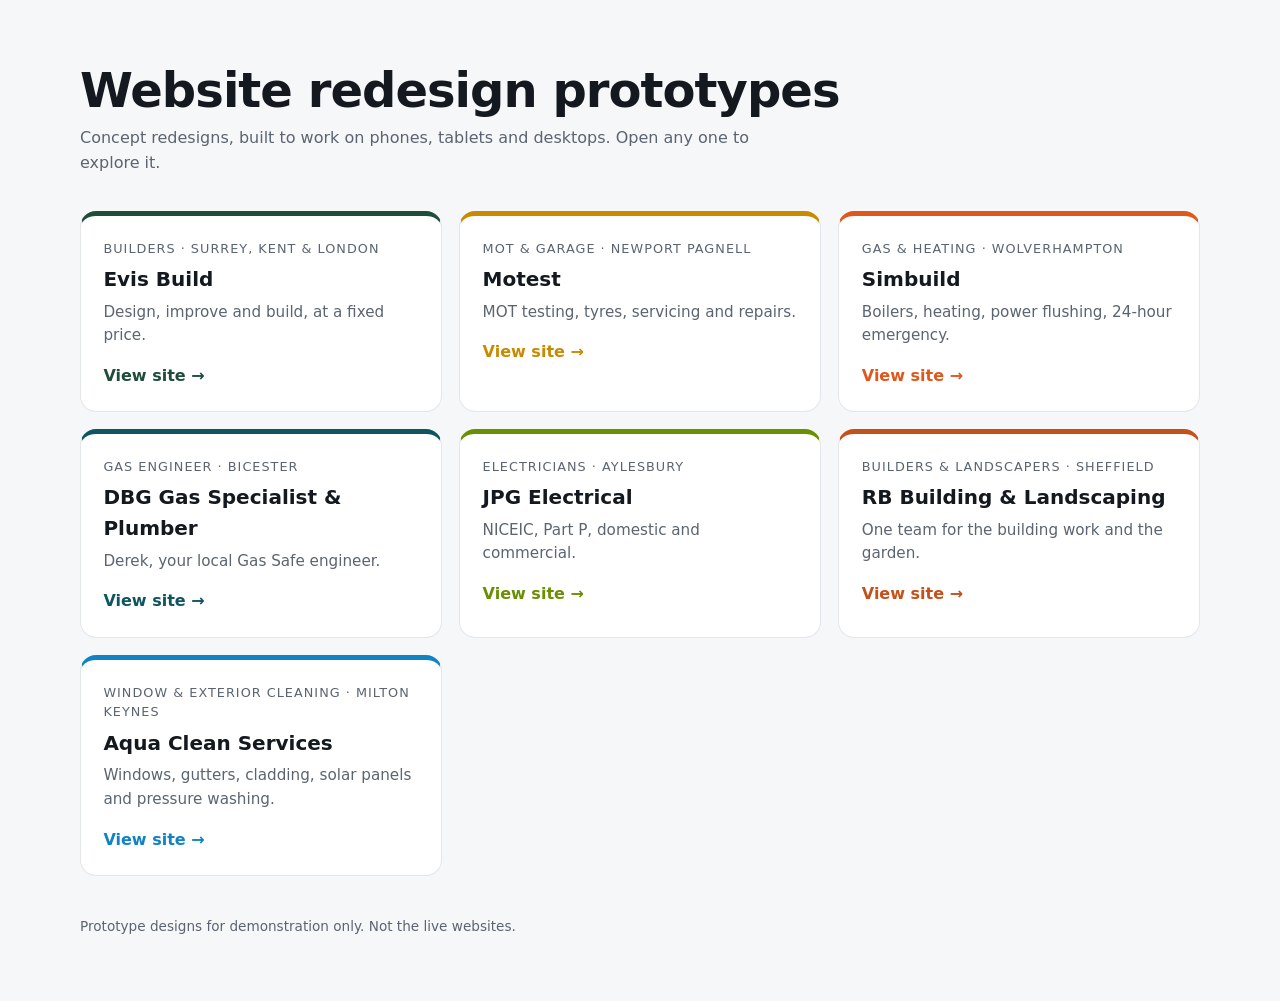
<file: index.html>
<!DOCTYPE html>
<html lang="en-GB">
<head>
<meta charset="utf-8">
<meta name="robots" content="noindex,nofollow">
<meta name="viewport" content="width=device-width, initial-scale=1">
<title>Website redesign prototypes</title>
<style>
:root{--ink:#14181f;--mute:#5b6470;--line:#e3e6eb;--bg:#f6f7f9}
*{box-sizing:border-box;margin:0;padding:0}
body{font-family:system-ui,-apple-system,"Segoe UI",Roboto,sans-serif;background:var(--bg);color:var(--ink);line-height:1.55;padding:clamp(1.25rem,5vw,4rem)}
main{max-width:70rem;margin-inline:auto}
h1{font-size:clamp(1.8rem,4.5vw,3rem);line-height:1.1;letter-spacing:-.02em;margin-bottom:.6rem}
.sub{color:var(--mute);max-width:42rem;margin-bottom:2.2rem}
.grid{display:grid;grid-template-columns:repeat(auto-fill,minmax(min(100%,19rem),1fr));gap:1.1rem}
a.card{display:block;background:#fff;border:1px solid var(--line);border-radius:1rem;padding:1.4rem;text-decoration:none;color:inherit;border-top:.35rem solid var(--c);transition:transform .2s,box-shadow .2s}
a.card:hover,a.card:focus-visible{transform:translateY(-3px);box-shadow:0 14px 30px -16px rgba(0,0,0,.35);outline:none}
.card small{display:block;color:var(--mute);font-size:.8rem;letter-spacing:.08em;text-transform:uppercase;margin-bottom:.35rem}
.card h2{font-size:1.25rem;margin-bottom:.35rem}
.card p{color:var(--mute);font-size:.95rem;margin-bottom:1rem}
.card span{font-weight:600;color:var(--c)}
footer{margin-top:2.5rem;color:var(--mute);font-size:.85rem}
</style>
</head>
<body>
<main>
<h1>Website redesign prototypes</h1>
<p class="sub">Concept redesigns, built to work on phones, tablets and desktops. Open any one to explore it.</p>
<div class="grid">
<a class="card" style="--c:#1f4d3a" href="evis-build/"><small>Builders · Surrey, Kent &amp; London</small><h2>Evis Build</h2><p>Design, improve and build, at a fixed price.</p><span>View site →</span></a>
<a class="card" style="--c:#c98a00" href="mot-newport-pagnell/"><small>MOT &amp; garage · Newport Pagnell</small><h2>Motest</h2><p>MOT testing, tyres, servicing and repairs.</p><span>View site →</span></a>
<a class="card" style="--c:#e0561b" href="simbuild/"><small>Gas &amp; heating · Wolverhampton</small><h2>Simbuild</h2><p>Boilers, heating, power flushing, 24-hour emergency.</p><span>View site →</span></a>
<a class="card" style="--c:#0f5560" href="dbg-gas-engineer/"><small>Gas engineer · Bicester</small><h2>DBG Gas Specialist &amp; Plumber</h2><p>Derek, your local Gas Safe engineer.</p><span>View site →</span></a>
<a class="card" style="--c:#6a8f00" href="jpg-electrical/"><small>Electricians · Aylesbury</small><h2>JPG Electrical</h2><p>NICEIC, Part P, domestic and commercial.</p><span>View site →</span></a>
<a class="card" style="--c:#c4501a" href="rb-building/"><small>Builders &amp; landscapers · Sheffield</small><h2>RB Building &amp; Landscaping</h2><p>One team for the building work and the garden.</p><span>View site →</span></a>
<a class="card" style="--c:#1182c4" href="aquaclean/"><small>Window &amp; exterior cleaning · Milton Keynes</small><h2>Aqua Clean Services</h2><p>Windows, gutters, cladding, solar panels and pressure washing.</p><span>View site →</span></a>
</div>
<footer>Prototype designs for demonstration only. Not the live websites.</footer>
</main>
</body>
</html>
</file>
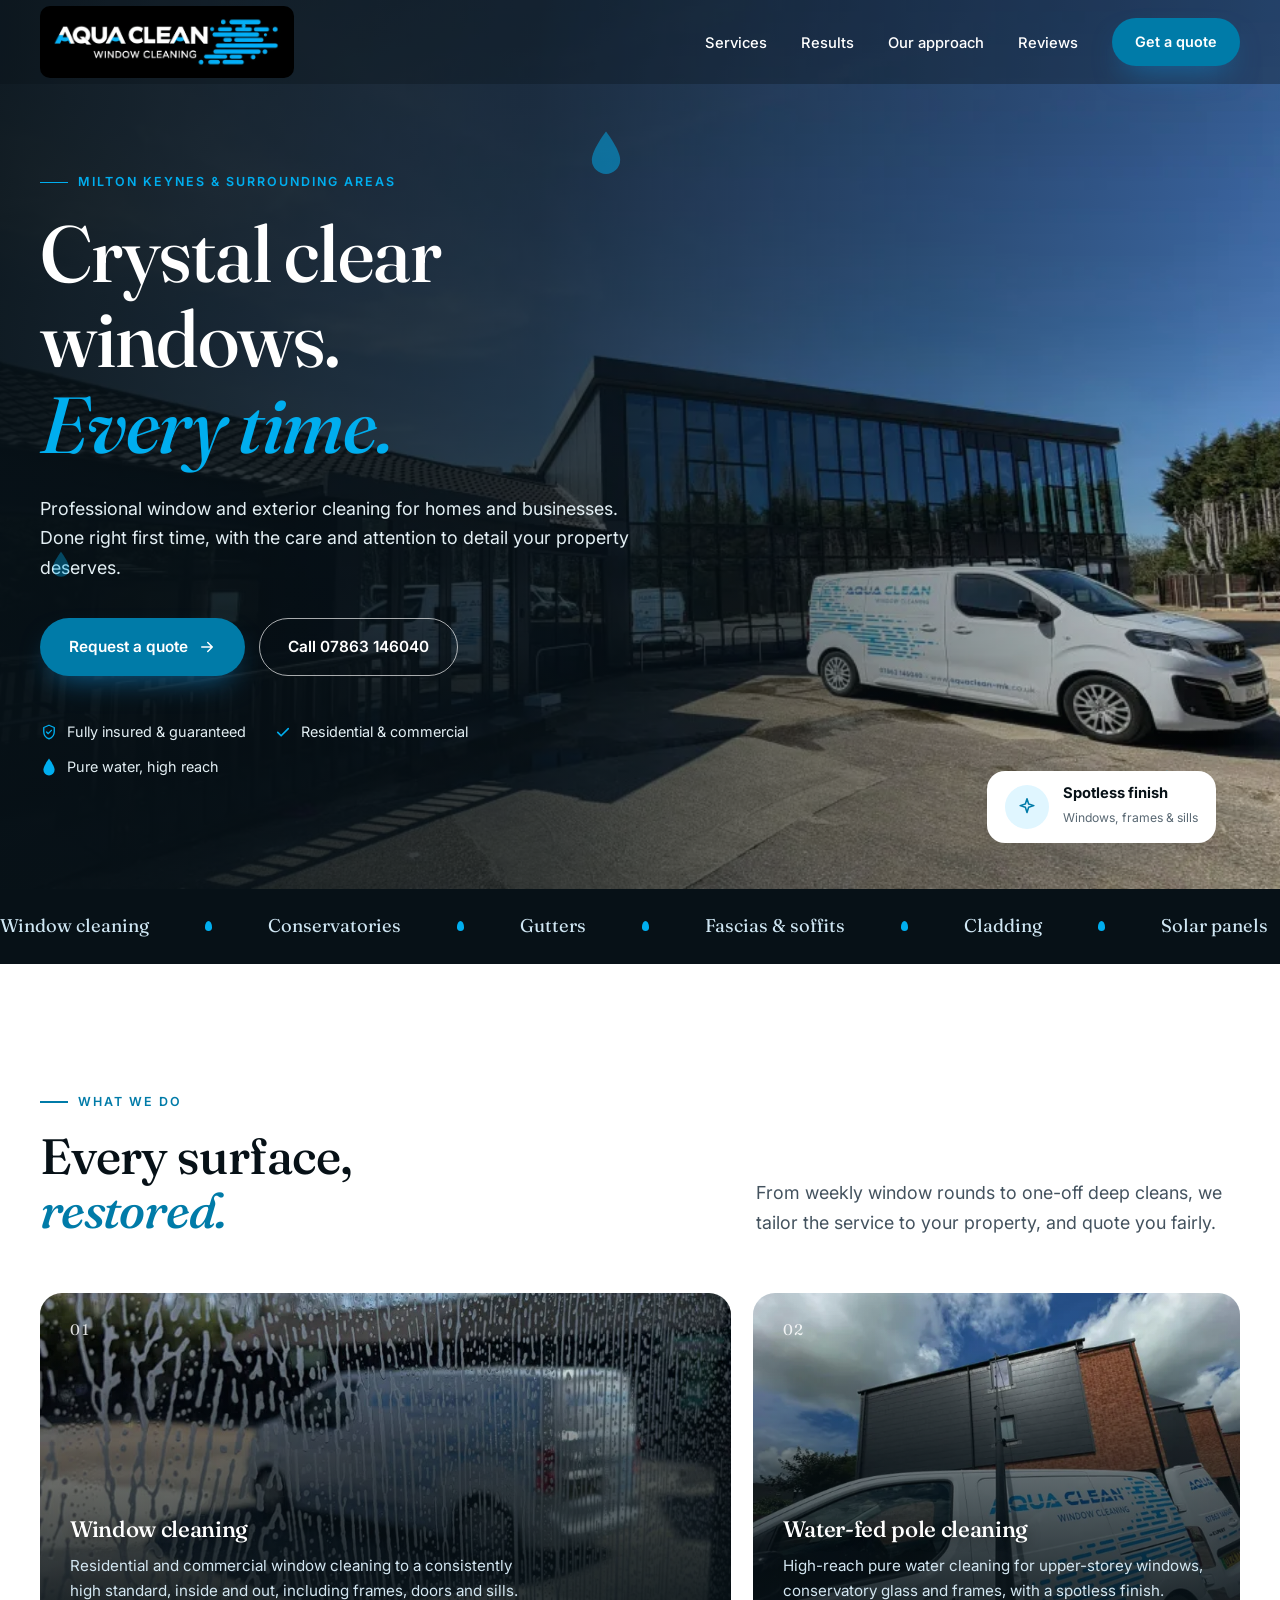
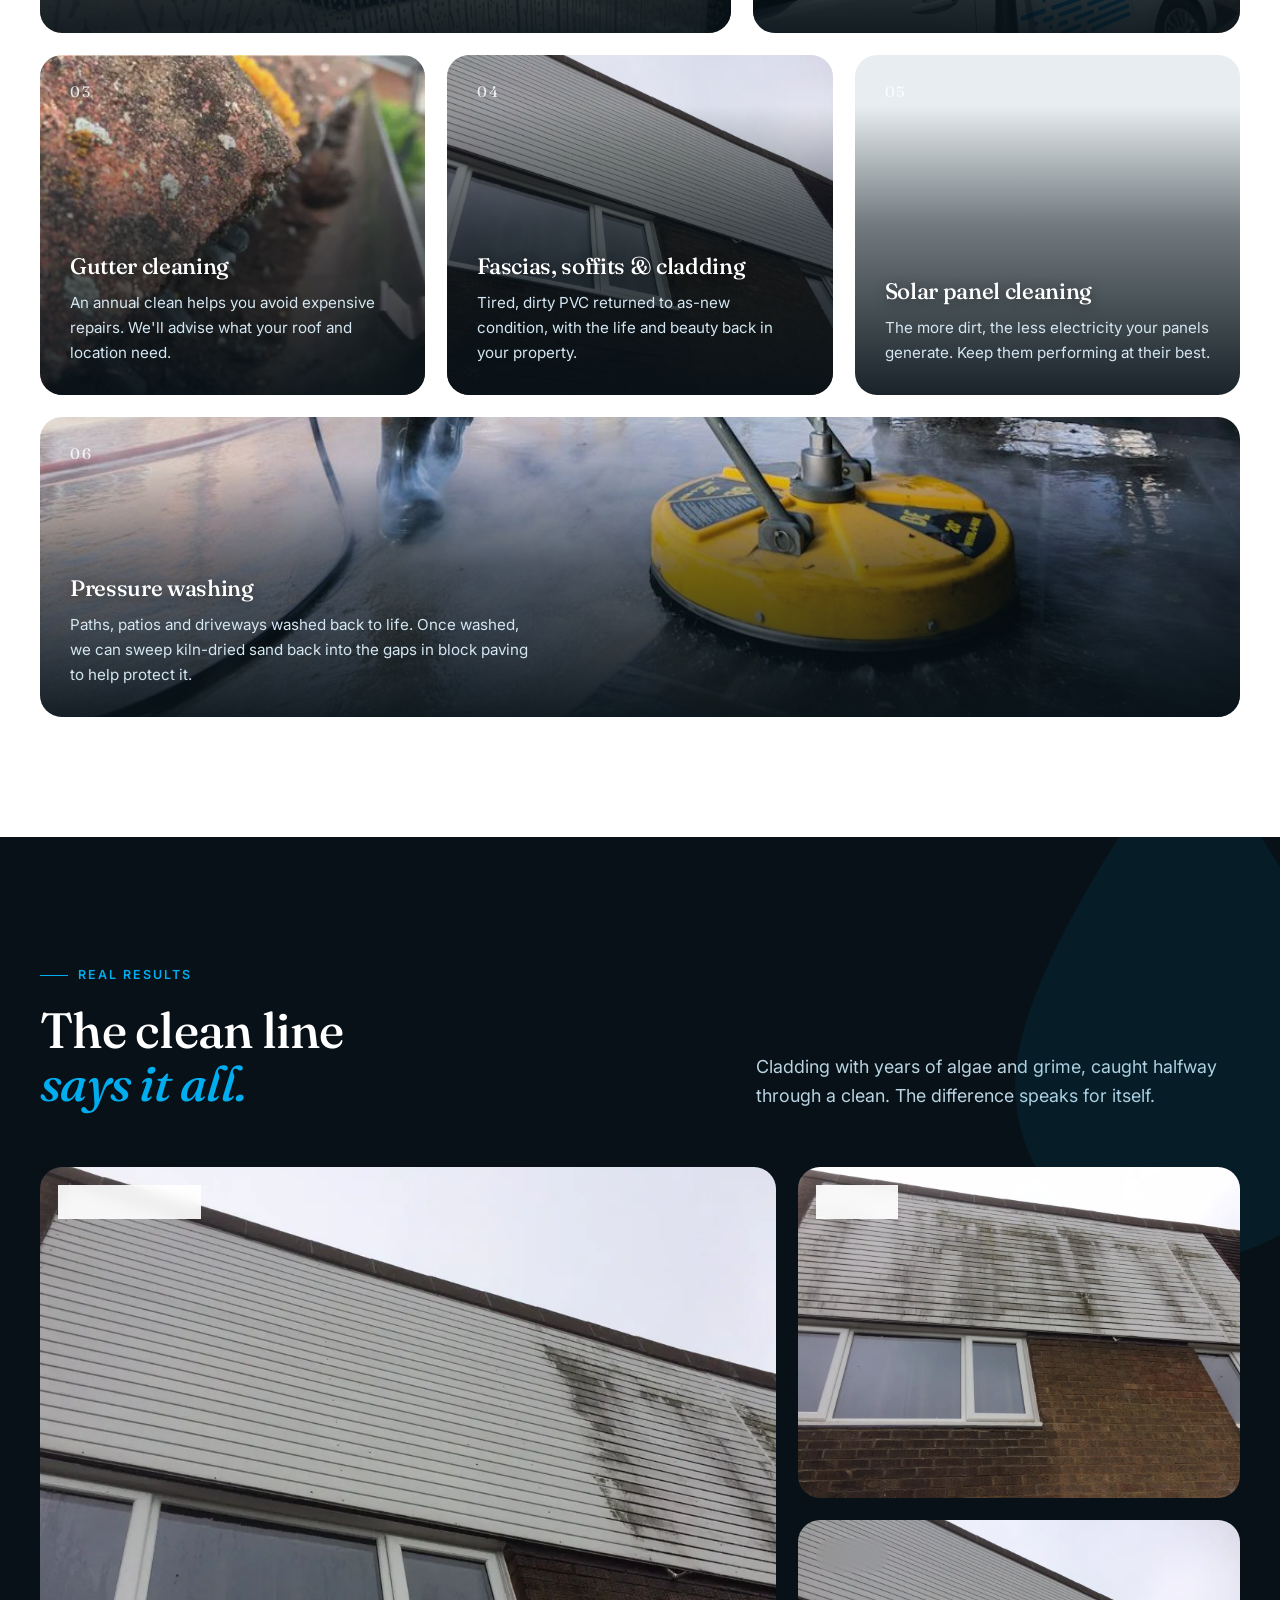
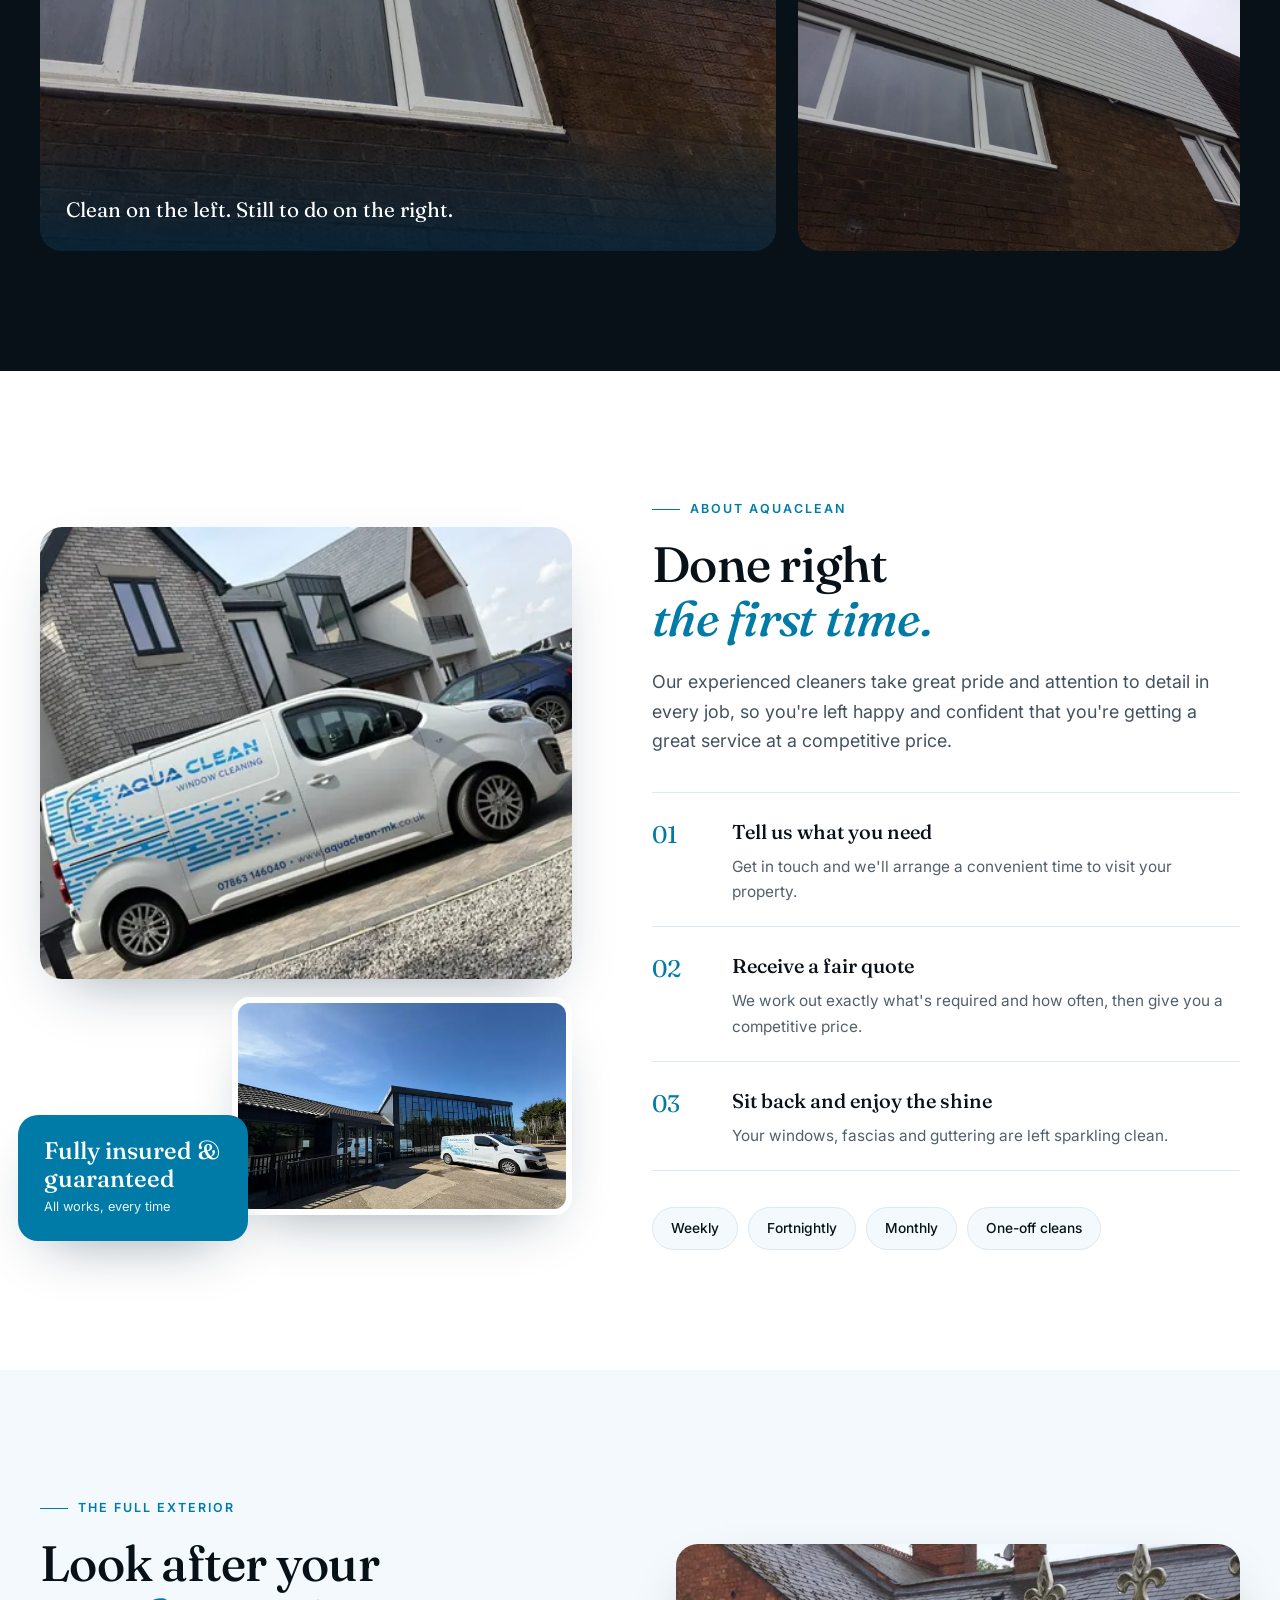
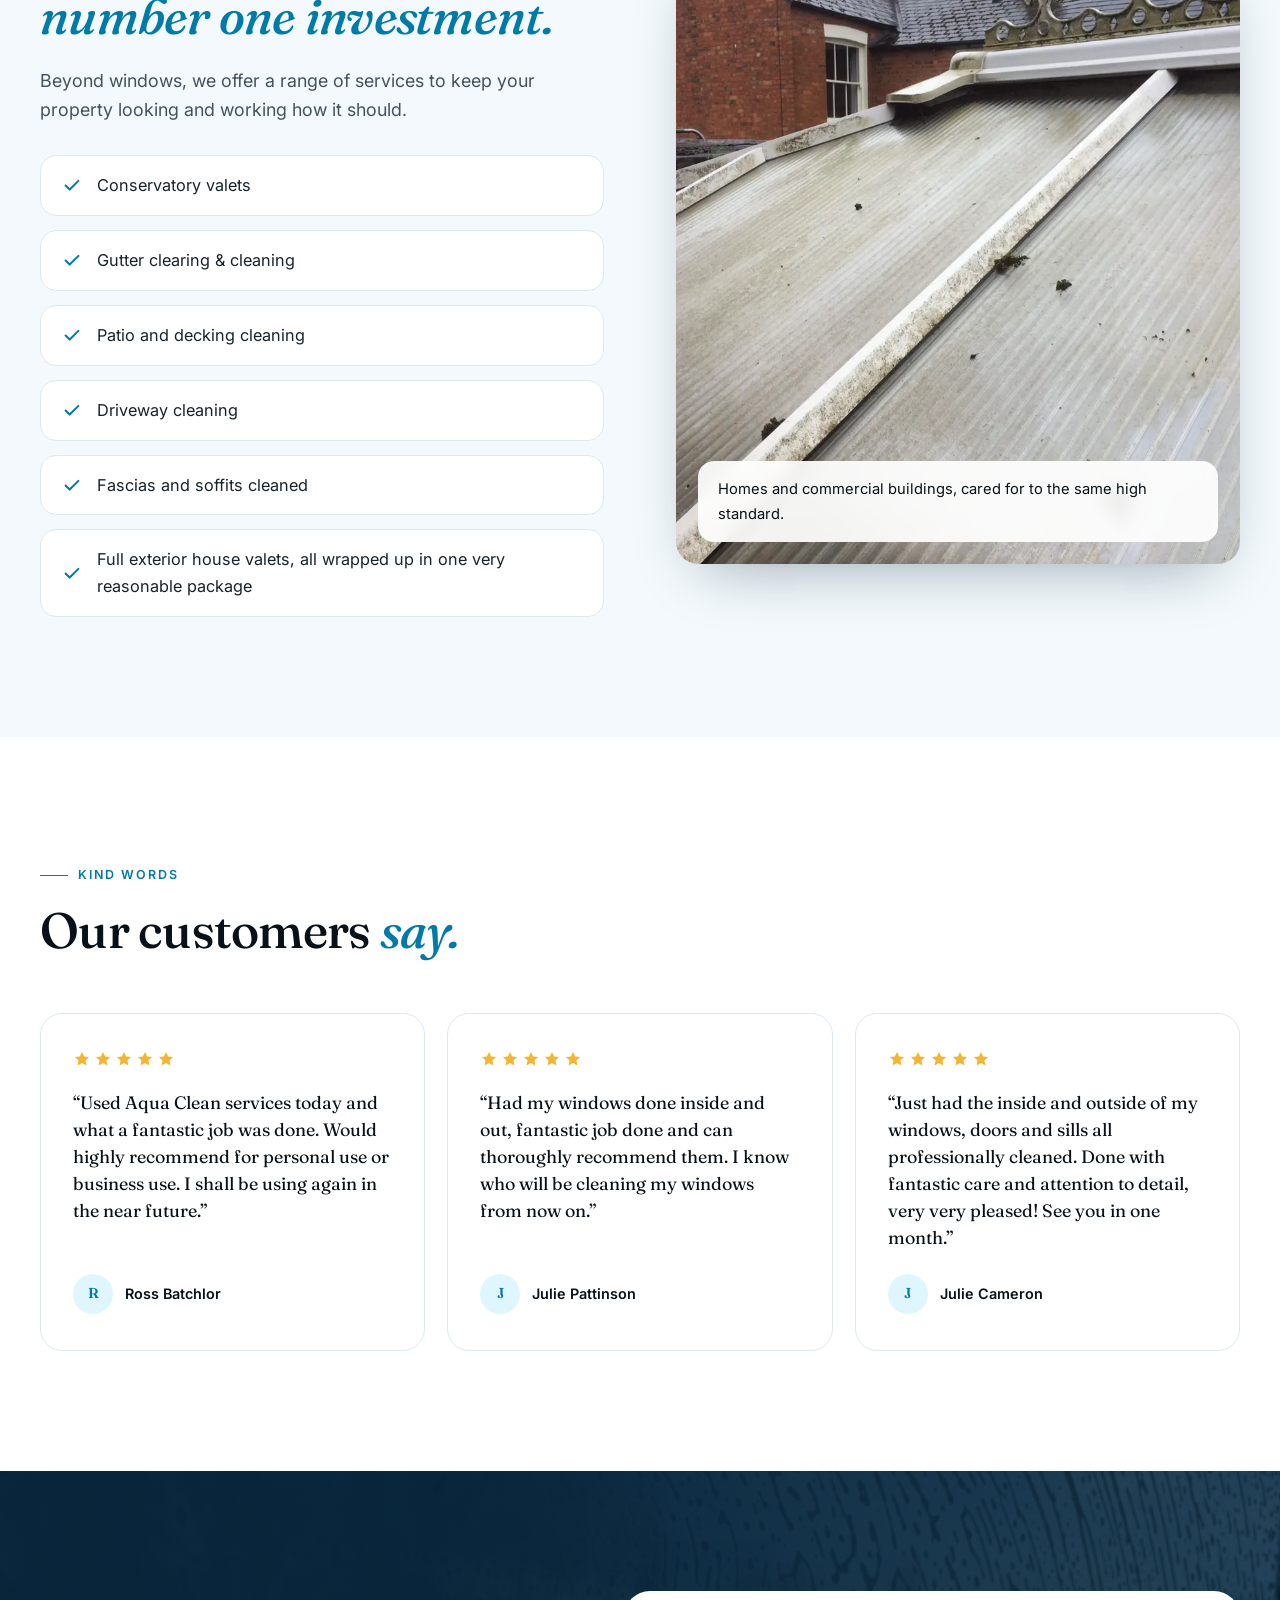
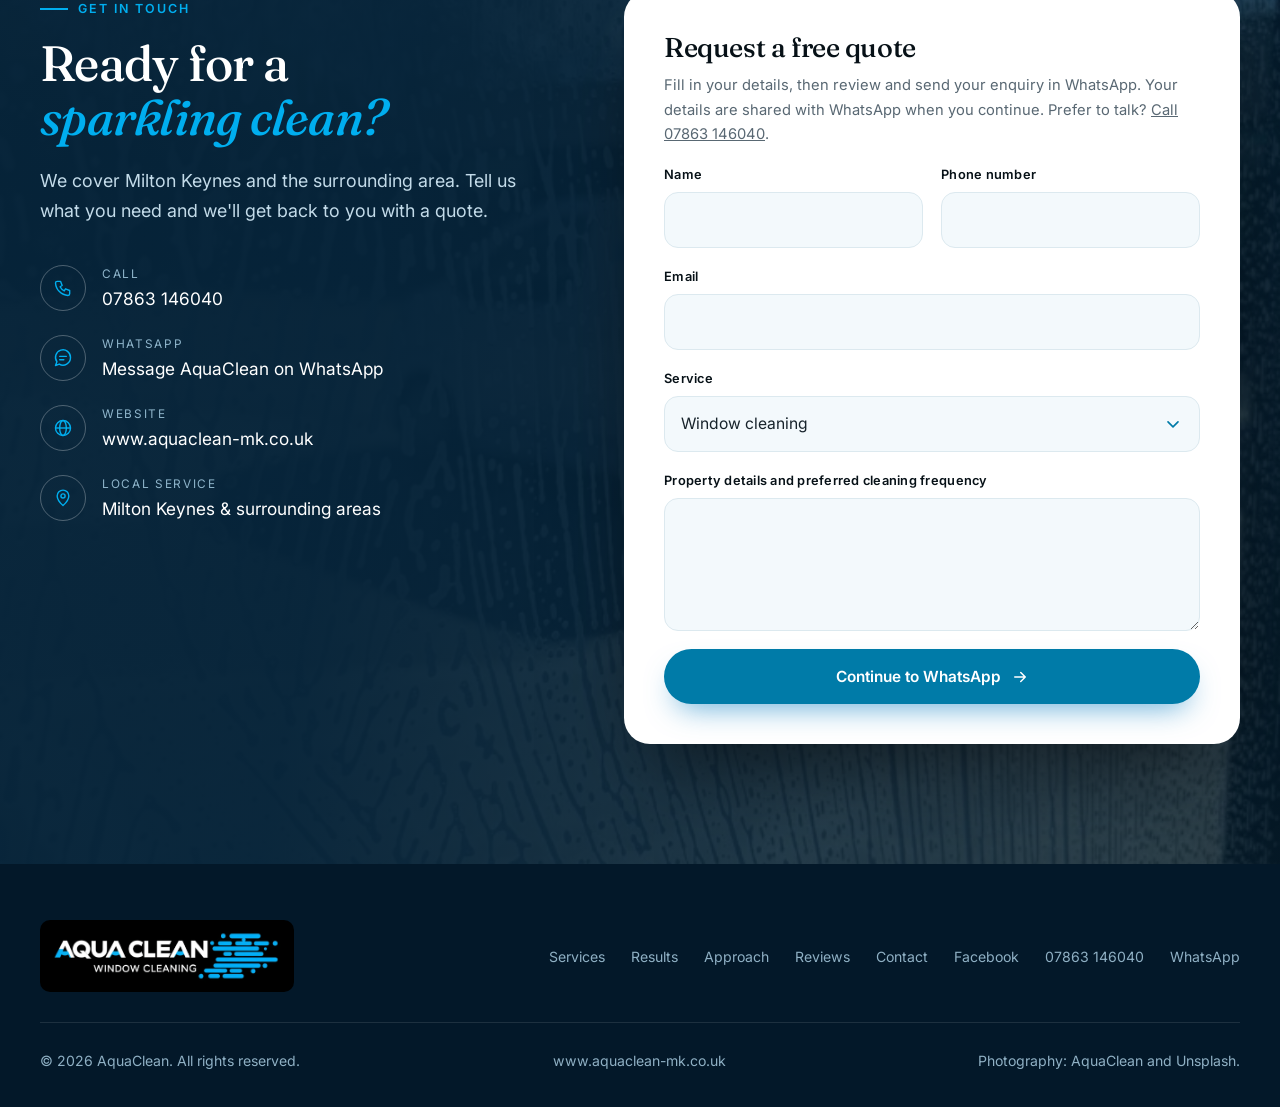
<file: aquaclean/index.html>
<!DOCTYPE html>
<html lang="en-GB">
<head>
<meta charset="utf-8">
<meta name="viewport" content="width=device-width, initial-scale=1">
<title>Window Cleaner Milton Keynes | AquaClean</title>
<meta name="description" content="AquaClean provides professional window cleaning in Milton Keynes for homes and businesses, plus gutters and exterior cleaning. Call 07863 146040 for a free quote.">
<meta name="robots" content="index, follow">
<meta name="theme-color" content="#071117">
<link rel="canonical" href="https://www.aquaclean-mk.co.uk/">
<meta property="og:title" content="Window Cleaner Milton Keynes | AquaClean">
<meta property="og:description" content="Professional window and exterior cleaning for homes and businesses across Milton Keynes. Call 07863 146040 for a free quote.">
<meta property="og:type" content="website">
<meta property="og:site_name" content="AquaClean">
<meta property="og:locale" content="en_GB">
<meta property="og:url" content="https://www.aquaclean-mk.co.uk/">
<meta property="og:image" content="https://www.aquaclean-mk.co.uk/images/van-glass.jpg">
<meta property="og:image:width" content="1024">
<meta property="og:image:height" content="640">
<meta property="og:image:alt" content="AquaClean's branded van outside a glass-fronted building in Milton Keynes">
<meta name="twitter:card" content="summary_large_image">
<meta name="twitter:title" content="Window Cleaner Milton Keynes | AquaClean">
<meta name="twitter:description" content="Professional window and exterior cleaning in Milton Keynes. Call 07863 146040 for a free quote.">
<meta name="twitter:image" content="https://www.aquaclean-mk.co.uk/images/van-glass.jpg">
<meta name="twitter:image:alt" content="AquaClean's branded van outside a glass-fronted building">
<link rel="icon" href="images/favicon.png" type="image/png" sizes="64x64">
<link rel="apple-touch-icon" href="images/favicon.png">
<link rel="preconnect" href="https://fonts.googleapis.com">
<link rel="preconnect" href="https://fonts.gstatic.com" crossorigin>
<link href="https://fonts.googleapis.com/css2?family=Fraunces:opsz,wght@9..144,400;9..144,500;9..144,600&family=Inter:wght@400;500;600&display=swap" rel="stylesheet">
<script type="application/ld+json">
{
  "@context": "https://schema.org",
  "@type": "LocalBusiness",
  "name": "AquaClean",
  "url": "https://www.aquaclean-mk.co.uk/",
  "telephone": "+447863146040",
  "logo": "https://www.aquaclean-mk.co.uk/images/logo.jpg",
  "image": "https://www.aquaclean-mk.co.uk/images/van-glass.jpg",
  "description": "Professional window and exterior cleaning for homes and businesses in Milton Keynes.",
  "areaServed": {"@type": "City", "name": "Milton Keynes"},
  "sameAs": ["https://www.facebook.com/aquacleanmk1/"]
}
</script>
<style>
:root{
  --navy:#071117; --navy-2:#12232e; --blue:#007ba8; --aqua:#00aeef; --aqua-soft:#e0f6ff;
  --grey:#596873; --ink:#17232b; --mist:#f3f9fc; --line:#dce9ef; --white:#fff;
  --serif:"Fraunces",Georgia,serif; --sans:"Inter",system-ui,-apple-system,"Segoe UI",sans-serif;
  --r:22px; --shadow:0 24px 60px -28px rgba(6,36,58,.45);
  --ease:cubic-bezier(.22,.8,.24,1);
}
*{box-sizing:border-box;margin:0;padding:0}
html{scroll-behavior:smooth;scroll-padding-top:84px}
body{font-family:var(--sans);color:var(--ink);background:#fff;line-height:1.65;-webkit-font-smoothing:antialiased;overflow-x:hidden}
img{display:block;max-width:100%}
a{color:inherit;text-decoration:none}
.wrap{width:min(1200px,100% - 48px);margin-inline:auto}
:focus-visible{outline:3px solid var(--aqua);outline-offset:3px;border-radius:6px}
.skip{position:absolute;left:-999px;top:8px;background:var(--navy);color:#fff;padding:10px 16px;border-radius:8px;z-index:100}
.skip:focus{left:8px}

h1,h2,h3{font-family:var(--serif);font-weight:500;line-height:1.08;letter-spacing:-.015em;color:var(--navy)}
h1{font-size:clamp(2.7rem,6.2vw,5rem)}
h2{font-size:clamp(2rem,4vw,3.1rem)}
h3{font-size:1.4rem;line-height:1.2}
em{font-style:italic;color:var(--blue)}
.eyebrow{display:inline-flex;align-items:center;gap:10px;font-size:.78rem;font-weight:600;letter-spacing:.16em;text-transform:uppercase;color:var(--blue);margin-bottom:18px}
.eyebrow::before{content:"";width:28px;height:1.5px;background:currentColor}
.lede{font-size:1.12rem;color:#43525e;max-width:56ch}

.btn{display:inline-flex;align-items:center;gap:10px;padding:15px 28px;border-radius:999px;font-weight:600;font-size:.96rem;border:1.5px solid transparent;cursor:pointer;font-family:inherit;transition:transform .35s var(--ease),background .25s,box-shadow .35s,color .25s}
.btn svg{width:18px;height:18px;transition:transform .35s var(--ease)}
.btn:hover svg{transform:translateX(4px)}
.btn-primary{background:var(--blue);color:#fff;box-shadow:0 14px 30px -12px rgba(17,130,196,.7)}
.btn-primary:hover{background:#0d6fa9;transform:translateY(-2px)}
.btn-ghost{border-color:var(--navy);color:var(--navy);background:transparent}
.btn-ghost:hover{background:var(--navy);color:#fff}
.btn-light{background:#fff;color:var(--navy)}
.btn-light:hover{background:var(--aqua-soft);transform:translateY(-2px)}

/* Header */
header{position:fixed;inset:0 0 auto 0;z-index:50;background:rgba(7,17,23,.32)}
/* The blur sits on a pseudo-element: backdrop-filter on the header itself would trap the fixed mobile menu inside the bar */
header::before{content:"";position:absolute;inset:0;z-index:-1;background:rgba(255,255,255,.86);backdrop-filter:blur(16px) saturate(1.4);-webkit-backdrop-filter:blur(16px) saturate(1.4);box-shadow:0 1px 0 var(--line);opacity:0;transition:opacity .35s}
header.scrolled::before{opacity:1}
header .bar{display:flex;align-items:center;justify-content:space-between;height:84px;transition:height .35s}
header.scrolled .bar{height:70px}
.brand{display:block;background:#000;padding:9px 12px;border-radius:10px}
.brand img{width:230px;height:auto}
header.scrolled{background:transparent}
nav ul{display:flex;gap:34px;list-style:none;align-items:center}
nav a.link{font-size:.92rem;font-weight:500;color:#fff;position:relative;padding:6px 0}
header.scrolled nav a.link{color:var(--navy)}
nav a.link::after{content:"";position:absolute;left:0;bottom:0;height:1.5px;width:100%;background:var(--blue);transform:scaleX(0);transform-origin:left;transition:transform .4s var(--ease)}
nav a.link:hover::after{transform:scaleX(1)}
.nav-cta{padding:11px 22px;font-size:.9rem}
.burger{display:none;width:46px;height:46px;border-radius:50%;border:1.5px solid var(--line);background:#fff;cursor:pointer;position:relative}
.burger span{position:absolute;left:12px;right:12px;height:1.5px;background:var(--navy);transition:transform .35s var(--ease),opacity .2s,top .35s var(--ease)}
.burger span:nth-child(1){top:17px}.burger span:nth-child(2){top:22px}.burger span:nth-child(3){top:27px}
.burger[aria-expanded=true] span:nth-child(1){top:22px;transform:rotate(45deg)}
.burger[aria-expanded=true] span:nth-child(2){opacity:0}
.burger[aria-expanded=true] span:nth-child(3){top:22px;transform:rotate(-45deg)}

/* Hero */
.hero{position:relative;padding:164px 0 110px;background:var(--navy);overflow:hidden;isolation:isolate;min-height:720px;color:#fff}
.hero::after{content:"";position:absolute;inset:0;z-index:-1;background:linear-gradient(90deg,rgba(7,17,23,.94),rgba(7,17,23,.76) 42%,rgba(7,17,23,.12) 100%)}
.hero-grid{display:grid;grid-template-columns:1.08fr .92fr;gap:64px;align-items:center}
.hero h1{margin-bottom:26px;color:#fff}
.hero em,.hero .eyebrow{color:var(--aqua)}
.hero .lede{margin-bottom:36px;color:#e3eff4}
.hero .btn-ghost{border-color:rgba(255,255,255,.65);color:#fff}
.hero .btn-ghost:hover{background:#fff;color:var(--navy)}
.hero-actions{display:flex;flex-wrap:wrap;gap:14px;margin-bottom:44px}
.hero-points{display:flex;flex-wrap:wrap;gap:12px 28px;list-style:none;font-size:.9rem;color:#e3eff4}
.hero-points li{display:flex;align-items:center;gap:9px}
.hero-points svg{width:18px;height:18px;color:var(--aqua);flex:none}
.hero-visual{position:static}
.arch{position:absolute;inset:0;z-index:-2;overflow:hidden}
.arch img{width:100%;height:100%;object-fit:cover;object-position:center 55%}
.float-card{position:absolute;background:#fff;border-radius:18px;box-shadow:var(--shadow);padding:14px 18px;display:flex;align-items:center;gap:14px}
.float-card.a{right:5%;bottom:46px;animation:bob 6s ease-in-out infinite}
.float-card .ico{width:44px;height:44px;border-radius:50%;background:var(--aqua-soft);display:grid;place-items:center;color:var(--blue)}
.float-card .ico svg{width:22px;height:22px}
.float-card strong{display:block;font-size:.92rem;color:var(--navy);line-height:1.2}
.float-card small{font-size:.76rem;color:var(--grey)}
@keyframes bob{50%{transform:translateY(-10px)}}
.drop{position:absolute;color:var(--aqua);opacity:.5;pointer-events:none}
.drop.d1{width:34px;top:130px;left:46%;animation:bob 8s ease-in-out infinite}
.drop.d2{width:20px;top:62%;left:4%;opacity:.35;animation:bob 9s ease-in-out -3s infinite}
.drop.d3{width:46px;bottom:60px;right:7%;opacity:.28;animation:bob 10s ease-in-out -5s infinite}

/* Marquee strip */
.strip{background:var(--navy);color:#cfe6f3;padding:22px 0;overflow:hidden}
.strip ul{display:flex;gap:56px;list-style:none;white-space:nowrap;width:max-content;animation:scroll 38s linear infinite;font-family:var(--serif);font-size:1.15rem}
.strip li{display:flex;align-items:center;gap:56px}
.strip li::after{content:"";width:7px;height:10px;background:var(--aqua);border-radius:50% 50% 50% 50%/62% 62% 38% 38%}
@keyframes scroll{to{transform:translateX(-50%)}}

section{padding:120px 0}
.head{display:flex;justify-content:space-between;align-items:end;gap:40px;margin-bottom:56px;flex-wrap:wrap}
.head .lede{max-width:44ch}

/* Services bento */
.bento{display:grid;grid-template-columns:repeat(12,1fr);gap:22px}
.card{position:relative;border-radius:var(--r);overflow:hidden;background:var(--mist);min-height:340px;display:flex;flex-direction:column;justify-content:flex-end;isolation:isolate;transition:transform .5s var(--ease),box-shadow .5s}
.card:hover{transform:translateY(-6px);box-shadow:var(--shadow)}
.card img.bg{position:absolute;inset:0;width:100%;height:100%;object-fit:cover;z-index:-2;transition:transform 1.2s var(--ease)}
.card:hover img.bg{transform:scale(1.06)}
.card.photo::before{content:"";position:absolute;inset:0;z-index:-1;background:linear-gradient(180deg,rgba(7,17,23,.05) 15%,rgba(7,17,23,.55) 50%,rgba(7,17,23,.92))}
.card.photo h3{text-shadow:0 2px 14px rgba(0,0,0,.45)}
.card.photo h3,.card.photo p{color:#fff}
.card.photo p{color:#d3e6f1}
.card .body{padding:30px}
.card p{font-size:.95rem;color:#51606b;max-width:46ch;margin-top:10px}
.card .num{position:absolute;top:24px;left:30px;font-family:var(--serif);font-size:.95rem;color:#fff;opacity:.85;letter-spacing:.1em}
.card.plain{background:var(--mist);border:1px solid var(--line);justify-content:space-between}
.card.plain .num{color:var(--blue)}
.card.plain .icon{margin:70px 0 0 30px;width:54px;height:54px;color:var(--blue)}
.c-a{grid-column:span 7}.c-b{grid-column:span 5}
.c-c{grid-column:span 4}.c-d{grid-column:span 4}.c-e{grid-column:span 4}
.c-f{grid-column:span 12;min-height:300px}
.c-f .body{max-width:560px}

/* Clean line */
.clean{background:var(--navy);color:#fff;position:relative;overflow:hidden}
.clean h2,.clean h3{color:#fff}
.clean em{color:var(--aqua)}
.clean .eyebrow{color:var(--aqua)}
.clean .lede{color:#b9d3e2}
.clean-grid{display:grid;grid-template-columns:1.25fr .75fr;gap:22px}
.shot{position:relative;border-radius:var(--r);overflow:hidden;background:var(--navy-2)}
.shot img{width:100%;height:100%;object-fit:cover;transition:transform 1.2s var(--ease)}
.shot:hover img{transform:scale(1.04)}
.shot.big{grid-row:span 2;min-height:560px}
.shot.sm{min-height:269px}
.tag{position:absolute;left:18px;top:18px;background:rgba(255,255,255,.92);color:var(--navy);padding:7px 14px;border-radius:999px;font-size:.78rem;font-weight:600;letter-spacing:.06em;text-transform:uppercase;backdrop-filter:blur(6px)}
.tag.good{background:var(--aqua);}
.shot figcaption.cap{position:absolute;left:0;right:0;bottom:0;padding:70px 26px 24px;background:linear-gradient(180deg,transparent,rgba(6,36,58,.85));font-family:var(--serif);font-size:1.3rem}
.bubble-bg{position:absolute;right:-120px;top:-120px;width:420px;opacity:.07;color:var(--aqua);pointer-events:none}

/* Approach */
.approach-grid{display:grid;grid-template-columns:.95fr 1.05fr;gap:80px;align-items:center}
.van{position:relative}
.van .frame{border-radius:var(--r);overflow:hidden;box-shadow:var(--shadow);aspect-ratio:4/3.4}
.van .frame img{width:100%;height:100%;object-fit:cover}
.van .fleet-detail{margin:18px 0 0 auto;width:64%;border:6px solid #fff;border-radius:18px;box-shadow:var(--shadow)}
.van .fleet-detail img{width:100%;height:auto;border-radius:12px}
.van .badge{position:absolute;left:-22px;bottom:-26px;background:var(--blue);color:#fff;border-radius:20px;padding:22px 26px;box-shadow:var(--shadow);max-width:230px}
.van .badge strong{display:block;font-family:var(--serif);font-size:1.5rem;line-height:1.15;font-weight:500}
.van .badge small{font-size:.8rem;opacity:.9}
.steps{list-style:none;margin:36px 0;counter-reset:s;display:grid;gap:0}
.steps li{counter-increment:s;display:grid;grid-template-columns:62px 1fr;gap:6px 18px;padding:22px 0;border-top:1px solid var(--line)}
.steps li:last-child{border-bottom:1px solid var(--line)}
.steps li::before{content:"0" counter(s);font-family:var(--serif);font-size:1.5rem;color:var(--blue);grid-row:span 2}
.steps b{font-family:var(--serif);font-weight:500;font-size:1.25rem;color:var(--navy)}
.steps span{color:#51606b;font-size:.96rem}
.chips{display:flex;flex-wrap:wrap;gap:10px;margin-top:8px}
.chip{padding:9px 18px;border-radius:999px;background:var(--mist);border:1px solid var(--line);font-size:.86rem;font-weight:500;color:var(--navy)}

/* Extras */
.extras{background:var(--mist)}
.extras-grid{display:grid;grid-template-columns:1fr 1fr;gap:72px;align-items:center}
.extras ul{list-style:none;display:grid;gap:14px;margin-top:30px}
.extras li{display:flex;gap:14px;align-items:center;font-size:1.02rem;padding:16px 20px;background:#fff;border-radius:16px;border:1px solid var(--line);transition:transform .35s var(--ease),border-color .3s}
.extras li:hover{transform:translateX(8px);border-color:var(--aqua)}
.extras li svg{width:22px;height:22px;color:var(--blue);flex:none}
.extras .pic{position:relative;border-radius:var(--r);overflow:hidden;aspect-ratio:4/4.4;box-shadow:var(--shadow)}
.extras .pic img{width:100%;height:100%;object-fit:cover}
.extras .pic span{position:absolute;left:22px;bottom:22px;right:22px;background:rgba(255,255,255,.92);backdrop-filter:blur(8px);border-radius:16px;padding:16px 20px;font-size:.92rem;color:var(--navy)}

/* Testimonials */
.quotes{display:grid;grid-template-columns:repeat(3,1fr);gap:22px}
.quote{padding:36px 32px;border-radius:var(--r);border:1px solid var(--line);background:#fff;display:flex;flex-direction:column;gap:22px;transition:transform .5s var(--ease),box-shadow .5s}
.quote:hover{transform:translateY(-6px);box-shadow:var(--shadow)}
.stars{display:flex;gap:3px;color:#f2b632}
.stars svg{width:18px;height:18px}
.quote p{font-family:var(--serif);font-size:1.12rem;line-height:1.5;color:var(--navy);flex:1}
.quote footer{display:flex;align-items:center;gap:12px;font-size:.9rem;font-weight:600;color:var(--navy)}
.quote footer i{width:40px;height:40px;border-radius:50%;background:var(--aqua-soft);display:grid;place-items:center;font-style:normal;font-family:var(--serif);color:var(--blue)}

/* Contact */
.contact{position:relative;color:#fff;background:var(--navy);overflow:hidden;isolation:isolate}
.contact .bgimg{position:absolute;inset:0;z-index:-2;width:100%;height:100%;object-fit:cover;opacity:.5}
.contact::before{content:"";position:absolute;inset:0;z-index:-1;background:linear-gradient(100deg,rgba(6,36,58,.96) 30%,rgba(6,36,58,.55))}
.contact h2{color:#fff}.contact em{color:var(--aqua)}.contact .eyebrow{color:var(--aqua)}
.contact-grid{display:grid;grid-template-columns:.9fr 1.1fr;gap:80px;align-items:start}
.contact .lede{color:#c3dbe9;margin-bottom:40px}
.details{list-style:none;display:grid;gap:22px}
.details li{display:flex;gap:16px;align-items:flex-start}
.details .ico{flex:none;width:46px;height:46px;border-radius:50%;border:1px solid rgba(255,255,255,.28);display:grid;place-items:center;color:var(--aqua)}
.details .ico svg{width:20px;height:20px}
.details small{display:block;font-size:.74rem;letter-spacing:.14em;text-transform:uppercase;color:#8fb5cb}
.details a,.details span.v{font-size:1.08rem}
.details a:hover{color:var(--aqua)}
form{background:#fff;color:var(--ink);padding:40px;border-radius:26px;box-shadow:0 40px 80px -30px rgba(0,0,0,.6);display:grid;grid-template-columns:1fr 1fr;gap:18px}
form h3{grid-column:1/-1;font-size:1.7rem;margin-bottom:2px}
form .sub{grid-column:1/-1;color:var(--grey);font-size:.92rem;margin-top:-10px}
.field{display:flex;flex-direction:column;gap:7px}
.field.full{grid-column:1/-1}
label{font-size:.8rem;font-weight:600;color:var(--navy);letter-spacing:.02em}
input,select,textarea{font:inherit;font-size:.98rem;padding:14px 16px;border:1.5px solid var(--line);border-radius:14px;background:var(--mist);color:var(--ink);transition:border-color .25s,background .25s,box-shadow .25s;width:100%}
textarea{min-height:120px;resize:vertical}
input:focus,select:focus,textarea:focus{outline:none;border-color:var(--blue);background:#fff;box-shadow:0 0 0 4px rgba(17,130,196,.15)}
/* Custom select */
.select{position:relative}
.select-trigger{display:flex;align-items:center;justify-content:space-between;gap:12px;width:100%;text-align:left;font:inherit;font-size:.98rem;padding:14px 16px;border:1.5px solid var(--line);border-radius:14px;background:var(--mist);color:var(--ink);cursor:pointer;transition:border-color .25s,background .25s,box-shadow .25s}
.select-trigger:hover{border-color:#b9d6e6}
.select-trigger:focus-visible,.select.open .select-trigger{outline:none;border-color:var(--blue);background:#fff;box-shadow:0 0 0 4px rgba(17,130,196,.15)}
.select .chev{width:20px;height:20px;flex:none;color:var(--blue);transition:transform .35s var(--ease)}
.select.open .chev{transform:rotate(180deg)}
.select-menu{position:absolute;left:0;right:0;top:calc(100% + 8px);z-index:20;list-style:none;margin:0;padding:8px;background:#fff;border:1px solid var(--line);border-radius:16px;box-shadow:0 24px 50px -18px rgba(6,36,58,.35),0 2px 6px rgba(6,36,58,.06);max-height:min(400px,60vh);overflow-y:auto;overscroll-behavior:contain;opacity:0;visibility:hidden;transform:translateY(-6px) scale(.98);transform-origin:top;transition:opacity .22s var(--ease),transform .28s var(--ease),visibility 0s .28s}
.select.open .select-menu{opacity:1;visibility:visible;transform:none;transition-delay:0s}
.select-menu li{display:flex;align-items:center;justify-content:space-between;gap:12px;padding:11px 14px;border-radius:10px;font-size:.96rem;color:var(--ink);cursor:pointer;transition:background .15s,color .15s}
.select-menu li.active{background:var(--aqua-soft)}
.select-menu li[aria-selected=true]{color:var(--blue);font-weight:600}
.select-menu li[aria-selected=true]::after{content:"";flex:none;width:18px;height:18px;background:url("data:image/svg+xml,%3Csvg xmlns='http://www.w3.org/2000/svg' viewBox='0 0 24 24'%3E%3Cpath d='M5 12.5l4.5 4.5L19 7.5' fill='none' stroke='%231182c4' stroke-width='2.4' stroke-linecap='round' stroke-linejoin='round'/%3E%3C/svg%3E") center/contain no-repeat}
form .btn{grid-column:1/-1;justify-content:center;padding:17px}
.thanks{grid-column:1/-1;background:var(--aqua-soft);color:var(--navy);padding:16px 20px;border-radius:14px;font-size:.94rem;display:none}
.thanks.show{display:block}

/* Footer */
footer.site{background:#031829;color:#8fb0c4;padding:56px 0 34px;font-size:.88rem}
.foot{display:flex;justify-content:space-between;align-items:center;gap:30px;flex-wrap:wrap;padding-bottom:30px;border-bottom:1px solid rgba(255,255,255,.1)}
.foot .logo-chip{background:#000;border-radius:10px;padding:9px 12px}
.foot .logo-chip img{width:230px;height:auto}
.foot ul{display:flex;gap:26px;list-style:none;flex-wrap:wrap}
.foot a:hover{color:#fff}
.legal{padding-top:26px;display:flex;justify-content:space-between;gap:16px;flex-wrap:wrap}

/* Mobile call bar */
.callbar{display:none;transition:opacity .25s,transform .35s var(--ease)}
body.select-open .callbar{opacity:0;pointer-events:none;transform:translateY(20px)}

/* Reveal */
.reveal{opacity:1;transform:none;transition:opacity .9s var(--ease),transform .9s var(--ease)}
.js .reveal:not(.in){opacity:0;transform:translateY(28px)}
.reveal.in{opacity:1;transform:none}
.reveal.d1{transition-delay:.1s}.reveal.d2{transition-delay:.2s}.reveal.d3{transition-delay:.3s}

@media (min-width:981px) and (max-height:860px){
  .hero{padding:140px 0 90px;min-height:660px}
  h1{font-size:clamp(2.6rem,4.6vw,4.1rem)}
  .hero h1{margin-bottom:20px}
  .hero .lede{margin-bottom:26px;font-size:1.05rem}
  .hero-actions{margin-bottom:28px}
}
@media (max-width:980px){
  section{padding:84px 0}
  nav{position:fixed;inset:0 0 0 auto;width:min(86vw,360px);background:#fff;padding:110px 34px 34px;transform:translateX(100%);visibility:hidden;transition:transform .5s var(--ease),visibility 0s .5s;box-shadow:-30px 0 60px -30px rgba(6,36,58,.4)}
  nav.open{transform:none;visibility:visible;transition-delay:0s}
  nav ul{flex-direction:column;align-items:flex-start;gap:6px}
  nav a.link,header.scrolled nav a.link{font-family:var(--serif);font-size:1.6rem;padding:8px 0;color:var(--navy)}
  nav .nav-cta{margin-top:20px}
  .burger{display:block;z-index:60}
  .hero{padding:124px 0 260px;min-height:850px}
  .hero::after{background:linear-gradient(180deg,rgba(7,17,23,.97),rgba(7,17,23,.88) 45%,rgba(7,17,23,.55) 80%,rgba(7,17,23,.2))}
  .arch img{object-position:78% bottom}
  .hero-grid,.approach-grid,.extras-grid,.contact-grid{grid-template-columns:1fr;gap:48px}
  .float-card.a{right:24px;bottom:28px}
  .bento{grid-template-columns:1fr 1fr}
  .c-a,.c-f{grid-column:1/-1}
  .c-b,.c-c,.c-d,.c-e{grid-column:auto}
  .card{min-height:320px}
  .c-a,.c-f{min-height:340px}
  .clean-grid{grid-template-columns:1fr 1fr;gap:18px}
  .shot.big{grid-column:1/-1;min-height:400px;grid-row:auto}
  .shot.sm{min-height:260px}
  .extras .pic{aspect-ratio:16/10}
  .van .frame{aspect-ratio:16/11}
  .quotes{grid-template-columns:1fr}
  .van .badge{right:auto;left:12px;top:12px;bottom:auto;max-width:180px;padding:16px}
  .van .badge strong{font-size:1.2rem}
  .bubble-bg{display:none}
  form{grid-template-columns:1fr;padding:28px 22px}
  .callbar{display:flex;position:fixed;left:14px;right:14px;bottom:max(14px,env(safe-area-inset-bottom));z-index:40;background:var(--navy);color:#fff;border-radius:999px;padding:8px 8px 8px 24px;align-items:center;justify-content:space-between;box-shadow:0 14px 40px -10px rgba(6,36,58,.7);font-weight:600;font-size:.94rem}
  .callbar a.go{background:var(--aqua);color:var(--navy);padding:12px 22px;border-radius:999px}
  footer.site{padding-bottom:100px}
}
@media (max-width:640px){
  .wrap{width:min(1200px,100% - 40px)}
  .brand img{width:190px}
  .brand{padding:8px}
  .hero-grid{gap:0}
  .drop.d1{display:none}
  .hero-actions .btn{padding:14px 22px}
  .details a{font-size:1rem;overflow-wrap:anywhere}
  .bento,.clean-grid{grid-template-columns:1fr}
  .c-a,.c-f{grid-column:auto}
  .extras .pic{aspect-ratio:4/4.2}
  .van .frame{aspect-ratio:4/3.4}
  .shot.big{min-height:360px}
  .card .body{padding:24px}
  .card .num{left:24px}
  .float-card.a{padding:10px 14px}
  form h3{font-size:1.45rem}
}
@media (prefers-reduced-motion:reduce){
  *,*::before,*::after{animation:none!important;transition:none!important}
  html{scroll-behavior:auto}
  .reveal,.js .reveal:not(.in){opacity:1;transform:none}
}
</style>
</head>
<body>
<a class="skip" href="#main">Skip to content</a>

<svg width="0" height="0" style="position:absolute" aria-hidden="true">
  <defs>
    <symbol id="drop" viewBox="0 0 24 32"><path d="M12 1C12 1 2 14 2 21a10 10 0 0 0 20 0C22 14 12 1 12 1Z" fill="currentColor"/></symbol>
    <symbol id="check" viewBox="0 0 24 24"><path d="M5 12.5l4.5 4.5L19 7.5" fill="none" stroke="currentColor" stroke-width="2.2" stroke-linecap="round" stroke-linejoin="round"/></symbol>
    <symbol id="arrow" viewBox="0 0 24 24"><path d="M5 12h14M13 6l6 6-6 6" fill="none" stroke="currentColor" stroke-width="2" stroke-linecap="round" stroke-linejoin="round"/></symbol>
    <symbol id="shield" viewBox="0 0 24 24"><path d="M12 3l7 3v5.5c0 4.6-3 8-7 9.5-4-1.5-7-4.9-7-9.5V6l7-3Z" fill="none" stroke="currentColor" stroke-width="1.8" stroke-linejoin="round"/><path d="M8.8 12l2.2 2.2 4.2-4.4" fill="none" stroke="currentColor" stroke-width="1.8" stroke-linecap="round" stroke-linejoin="round"/></symbol>
    <symbol id="star" viewBox="0 0 24 24"><path d="M12 2.5l2.9 6.1 6.6.8-4.9 4.6 1.3 6.6L12 17.3l-5.9 3.3 1.3-6.6L2.5 9.4l6.6-.8L12 2.5Z" fill="currentColor"/></symbol>
    <symbol id="phone-icon" viewBox="0 0 24 24"><path d="M5 4h4l2 5-2.5 1.5a11 11 0 0 0 5 5L15 13l5 2v4a2 2 0 0 1-2 2A16 16 0 0 1 3 6a2 2 0 0 1 2-2Z" fill="none" stroke="currentColor" stroke-width="1.7" stroke-linejoin="round"/></symbol>
    <symbol id="chat" viewBox="0 0 24 24"><path d="M21 11.5a9 9 0 0 1-13.5 7.8L3 21l1.7-4.5A9 9 0 1 1 21 11.5Z" fill="none" stroke="currentColor" stroke-width="1.7" stroke-linejoin="round"/><path d="M8 10h8M8 14h5" stroke="currentColor" stroke-width="1.7" stroke-linecap="round"/></symbol>
    <symbol id="globe" viewBox="0 0 24 24"><circle cx="12" cy="12" r="9" fill="none" stroke="currentColor" stroke-width="1.7"/><ellipse cx="12" cy="12" rx="4" ry="9" fill="none" stroke="currentColor" stroke-width="1.7"/><path d="M3 12h18" stroke="currentColor" stroke-width="1.7"/></symbol>
    <symbol id="pin" viewBox="0 0 24 24"><path d="M12 21s7-6.2 7-11.5A7 7 0 0 0 5 9.5C5 14.800 12 21 12 21Z" fill="none" stroke="currentColor" stroke-width="1.7" stroke-linejoin="round"/><circle cx="12" cy="9.500" r="2.500" fill="none" stroke="currentColor" stroke-width="1.7"/></symbol>
    <symbol id="sparkle" viewBox="0 0 24 24"><path d="M12 3l1.8 5.700L19.500 10.500l-5.700 1.800L12 18l-1.800-5.700L4.500 10.500l5.700-1.800L12 3Z" fill="none" stroke="currentColor" stroke-width="1.7" stroke-linejoin="round"/></symbol>
    <symbol id="spray" viewBox="0 0 48 48"><path d="M8 20h18v22a2 2 0 0 1-2 2H10a2 2 0 0 1-2-2V20Zm4-8h10v8H12v-8Zm10 2h10l4-4" fill="none" stroke="currentColor" stroke-width="2" stroke-linejoin="round" stroke-linecap="round"/><path d="M40 12l4-2m-4 6l4 1m-5 5l3 3" stroke="currentColor" stroke-width="2" stroke-linecap="round"/></symbol>
  </defs>
</svg>

<header id="top">
  <div class="wrap bar">
    <a class="brand" href="#main" aria-label="AquaClean home"><img src="images/logo.jpg" alt="AquaClean Window Cleaning" width="1022" height="240"></a>
    <nav id="nav" aria-label="Main">
      <ul>
        <li><a class="link" href="#services">Services</a></li>
        <li><a class="link" href="#results">Results</a></li>
        <li><a class="link" href="#approach">Our approach</a></li>
        <li><a class="link" href="#reviews">Reviews</a></li>
        <li><a class="btn btn-primary nav-cta" href="#contact">Get a quote</a></li>
      </ul>
    </nav>
    <button class="burger" aria-label="Menu" aria-expanded="false" aria-controls="nav"><span></span><span></span><span></span></button>
  </div>
</header>

<main id="main">
<!-- HERO -->
<section class="hero">
  <svg class="drop d1" viewBox="0 0 24 32"><use href="#drop"/></svg>
  <svg class="drop d2" viewBox="0 0 24 32"><use href="#drop"/></svg>
  <svg class="drop d3" viewBox="0 0 24 32"><use href="#drop"/></svg>
  <div class="wrap hero-grid">
    <div>
      <span class="eyebrow reveal">Milton Keynes &amp; surrounding areas</span>
      <h1 class="reveal d1">Crystal clear windows.<br><em>Every time.</em></h1>
      <p class="lede reveal d2">Professional window and exterior cleaning for homes and businesses. Done right first time, with the care and attention to detail your property deserves.</p>
      <div class="hero-actions reveal d3">
        <a class="btn btn-primary" href="#contact">Request a quote <svg><use href="#arrow"/></svg></a>
        <a class="btn btn-ghost" href="tel:07863146040">Call 07863 146040</a>
      </div>
      <ul class="hero-points reveal d3">
        <li><svg><use href="#shield"/></svg>Fully insured &amp; guaranteed</li>
        <li><svg><use href="#check"/></svg>Residential &amp; commercial</li>
        <li><svg><use href="#drop"/></svg>Pure water, high reach</li>
      </ul>
    </div>
    <div class="hero-visual">
      <div class="arch"><img src="images/van-glass.jpg" srcset="images/van-glass-640.webp 640w, images/van-glass-1024.webp 1024w" sizes="100vw" alt="AquaClean's branded van outside a glass-fronted commercial building" width="1024" height="640" fetchpriority="high"></div>
      <div class="float-card a">
        <span class="ico"><svg><use href="#sparkle"/></svg></span>
        <div><strong>Spotless finish</strong><small>Windows, frames &amp; sills</small></div>
      </div>
    </div>
  </div>
</section>

<div class="strip" aria-hidden="true">
  <ul>
    <li>Window cleaning</li><li>Conservatories</li><li>Gutters</li><li>Fascias &amp; soffits</li><li>Cladding</li><li>Solar panels</li><li>Pressure washing</li>
    <li>Window cleaning</li><li>Conservatories</li><li>Gutters</li><li>Fascias &amp; soffits</li><li>Cladding</li><li>Solar panels</li><li>Pressure washing</li>
  </ul>
</div>

<!-- SERVICES -->
<section id="services">
  <div class="wrap">
    <div class="head">
      <div><span class="eyebrow reveal">What we do</span><h2 class="reveal d1">Every surface,<br><em>restored.</em></h2></div>
      <p class="lede reveal d2">From weekly window rounds to one-off deep cleans, we tailor the service to your property, and quote you fairly.</p>
    </div>
    <div class="bento">
      <article class="card photo c-a reveal">
        <img class="bg" src="images/window-soap.jpg" srcset="images/window-soap-640.webp 640w, images/window-soap-1024.webp 768w" sizes="(max-width:980px) 100vw, 680px" alt="Soapy window glass during an AquaClean window clean" width="768" height="1024" loading="lazy" decoding="async">
        <span class="num">01</span>
        <div class="body"><h3>Window cleaning</h3><p>Residential and commercial window cleaning to a consistently high standard, inside and out, including frames, doors and sills.</p></div>
      </article>
      <article class="card photo c-b reveal d1">
        <img class="bg" src="images/pole.jpg" srcset="images/pole-640.webp 640w, images/pole-1024.webp 960w" sizes="(max-width:640px) 100vw, (max-width:980px) 50vw, 500px" alt="AquaClean's water-fed pole reaching upper-storey windows" width="960" height="720" loading="lazy" decoding="async" style="object-position:center 30%">
        <span class="num">02</span>
        <div class="body"><h3>Water-fed pole cleaning</h3><p>High-reach pure water cleaning for upper-storey windows, conservatory glass and frames, with a spotless finish.</p></div>
      </article>
      <article class="card photo c-c reveal">
        <img class="bg" src="images/gutter.webp" alt="Moss and debris in a gutter" width="612" height="300" loading="lazy" decoding="async">
        <span class="num">03</span>
        <div class="body"><h3>Gutter cleaning</h3><p>An annual clean helps you avoid expensive repairs. We'll advise what your roof and location need.</p></div>
      </article>
      <article class="card photo c-d reveal d1">
        <img class="bg" src="images/cladding-after.webp" alt="Freshly cleaned white cladding and windows" width="1200" height="900" loading="lazy" decoding="async">
        <span class="num">04</span>
        <div class="body"><h3>Fascias, soffits &amp; cladding</h3><p>Tired, dirty PVC returned to as-new condition, with the life and beauty back in your property.</p></div>
      </article>
      <article class="card photo c-e reveal d2">
        <img class="bg" src="images/stock-solar.webp" alt="Close-up of solar panels reflecting the sky" width="1100" height="1650" loading="lazy" decoding="async">
        <span class="num">05</span>
        <div class="body"><h3>Solar panel cleaning</h3><p>The more dirt, the less electricity your panels generate. Keep them performing at their best.</p></div>
      </article>
      <article class="card photo c-f reveal">
        <img class="bg" src="images/pressure-washing.jpg" alt="Pressure-washing surface cleaner washing a paved area" width="1100" height="550" loading="lazy" decoding="async" style="object-position:80% center">
        <span class="num">06</span>
        <div class="body"><h3>Pressure washing</h3><p>Paths, patios and driveways washed back to life. Once washed, we can sweep kiln-dried sand back into the gaps in block paving to help protect it.</p></div>
      </article>
    </div>
  </div>
</section>

<!-- RESULTS -->
<section id="results" class="clean">
  <svg class="bubble-bg" viewBox="0 0 24 32"><use href="#drop"/></svg>
  <div class="wrap">
    <div class="head">
      <div><span class="eyebrow reveal">Real results</span><h2 class="reveal d1">The clean line<br><em>says it all.</em></h2></div>
      <p class="lede reveal d2">Cladding with years of algae and grime, caught halfway through a clean. The difference speaks for itself.</p>
    </div>
    <div class="clean-grid">
      <figure class="shot big reveal">
        <img src="images/cladding-clean-line.webp" alt="Cladding cleaned on the left, still dirty on the right" width="1200" height="900" loading="lazy" decoding="async">
        <span class="tag">Halfway there</span>
        <figcaption class="cap">Clean on the left. Still to do on the right.</figcaption>
      </figure>
      <figure class="shot sm reveal d1">
        <img src="images/cladding-before.webp" alt="Algae-stained cladding before cleaning" width="1200" height="900" loading="lazy" decoding="async">
        <span class="tag">Before</span>
      </figure>
      <figure class="shot sm reveal d2">
        <img src="images/cladding-after.webp" alt="Cladding and windows after cleaning" width="1200" height="900" loading="lazy" decoding="async">
        <span class="tag good">After</span>
      </figure>
    </div>
  </div>
</section>

<!-- APPROACH -->
<section id="approach">
  <div class="wrap approach-grid">
    <div class="van reveal">
      <div class="frame"><img src="images/van1.jpg" srcset="images/van1-640.webp 640w, images/van1-1024.webp 960w" sizes="(max-width:980px) 100vw, 520px" alt="AquaClean's newly branded van outside a residential property" width="960" height="540" loading="lazy" decoding="async"></div>
      <div class="fleet-detail"><img src="images/van-glass.jpg" srcset="images/van-glass-640.webp 640w, images/van-glass-1024.webp 1024w" sizes="(max-width:980px) 60vw, 340px" alt="AquaClean's van on a commercial window cleaning visit" width="1024" height="640" loading="lazy" decoding="async"></div>
      <div class="badge"><strong>Fully insured &amp; guaranteed</strong><small>All works, every time</small></div>
    </div>
    <div>
      <span class="eyebrow reveal">About AquaClean</span>
      <h2 class="reveal d1">Done right<br><em>the first time.</em></h2>
      <p class="lede reveal d2" style="margin-top:22px">Our experienced cleaners take great pride and attention to detail in every job, so you're left happy and confident that you're getting a great service at a competitive price.</p>
      <ol class="steps reveal d2">
        <li><b>Tell us what you need</b><span>Get in touch and we'll arrange a convenient time to visit your property.</span></li>
        <li><b>Receive a fair quote</b><span>We work out exactly what's required and how often, then give you a competitive price.</span></li>
        <li><b>Sit back and enjoy the shine</b><span>Your windows, fascias and guttering are left sparkling clean.</span></li>
      </ol>
      <div class="chips reveal d3"><span class="chip">Weekly</span><span class="chip">Fortnightly</span><span class="chip">Monthly</span><span class="chip">One-off cleans</span></div>
    </div>
  </div>
</section>

<!-- EXTRAS -->
<section class="extras">
  <div class="wrap extras-grid">
    <div>
      <span class="eyebrow reveal">The full exterior</span>
      <h2 class="reveal d1">Look after your<br><em>number one investment.</em></h2>
      <p class="lede reveal d2" style="margin-top:22px">Beyond windows, we offer a range of services to keep your property looking and working how it should.</p>
      <ul class="reveal d2">
        <li><svg><use href="#check"/></svg>Conservatory valets</li>
        <li><svg><use href="#check"/></svg>Gutter clearing &amp; cleaning</li>
        <li><svg><use href="#check"/></svg>Patio and decking cleaning</li>
        <li><svg><use href="#check"/></svg>Driveway cleaning</li>
        <li><svg><use href="#check"/></svg>Fascias and soffits cleaned</li>
        <li><svg><use href="#check"/></svg>Full exterior house valets, all wrapped up in one very reasonable package</li>
      </ul>
    </div>
    <div class="pic reveal d1">
      <img src="images/conservatory-roof.webp" alt="Conservatory roof and frames ready for an exterior clean" width="1200" height="900" loading="lazy" decoding="async">
      <span>Homes and commercial buildings, cared for to the same high standard.</span>
    </div>
  </div>
</section>

<!-- REVIEWS -->
<section id="reviews">
  <div class="wrap">
    <div class="head">
      <div><span class="eyebrow reveal">Kind words</span><h2 class="reveal d1">Our customers <em>say.</em></h2></div>
    </div>
    <div class="quotes">
      <blockquote class="quote reveal">
        <div class="stars" aria-label="5 stars"><svg><use href="#star"/></svg><svg><use href="#star"/></svg><svg><use href="#star"/></svg><svg><use href="#star"/></svg><svg><use href="#star"/></svg></div>
        <p>“Used Aqua Clean services today and what a fantastic job was done. Would highly recommend for personal use or business use. I shall be using again in the near future.”</p>
        <footer><i>R</i>Ross Batchlor</footer>
      </blockquote>
      <blockquote class="quote reveal d1">
        <div class="stars" aria-label="5 stars"><svg><use href="#star"/></svg><svg><use href="#star"/></svg><svg><use href="#star"/></svg><svg><use href="#star"/></svg><svg><use href="#star"/></svg></div>
        <p>“Had my windows done inside and out, fantastic job done and can thoroughly recommend them. I know who will be cleaning my windows from now on.”</p>
        <footer><i>J</i>Julie Pattinson</footer>
      </blockquote>
      <blockquote class="quote reveal d2">
        <div class="stars" aria-label="5 stars"><svg><use href="#star"/></svg><svg><use href="#star"/></svg><svg><use href="#star"/></svg><svg><use href="#star"/></svg><svg><use href="#star"/></svg></div>
        <p>“Just had the inside and outside of my windows, doors and sills all professionally cleaned. Done with fantastic care and attention to detail, very very pleased! See you in one month.”</p>
        <footer><i>J</i>Julie Cameron</footer>
      </blockquote>
    </div>
  </div>
</section>

<!-- CONTACT -->
<section id="contact" class="contact">
  <img class="bgimg" src="images/window-soap-1024.webp" alt="" width="768" height="1024" loading="lazy" decoding="async">
  <div class="wrap contact-grid">
    <div>
      <span class="eyebrow reveal">Get in touch</span>
      <h2 class="reveal d1">Ready for a<br><em>sparkling clean?</em></h2>
      <p class="lede reveal d2" style="margin-top:22px">We cover Milton Keynes and the surrounding area. Tell us what you need and we'll get back to you with a quote.</p>
      <ul class="details reveal d2">
        <li><span class="ico"><svg><use href="#phone-icon"/></svg></span><div><small>Call</small><a href="tel:07863146040">07863 146040</a></div></li>
        <li><span class="ico"><svg><use href="#chat"/></svg></span><div><small>WhatsApp</small><a href="https://wa.me/447863146040">Message AquaClean on WhatsApp</a></div></li>
        <li><span class="ico"><svg><use href="#globe"/></svg></span><div><small>Website</small><a href="https://www.aquaclean-mk.co.uk/">www.aquaclean-mk.co.uk</a></div></li>
        <li><span class="ico"><svg><use href="#pin"/></svg></span><div><small>Local service</small><span class="v">Milton Keynes &amp; surrounding areas</span></div></li>
      </ul>
    </div>
    <form id="quote" class="reveal d1" action="https://wa.me/447863146040" method="get">
      <input type="hidden" name="text" value="Hello AquaClean, I'd like a free cleaning quote.">
      <h3>Request a free quote</h3>
      <p class="sub">Fill in your details, then review and send your enquiry in WhatsApp. Your details are shared with WhatsApp when you continue. Prefer to talk? <a href="tel:07863146040"><u>Call 07863 146040</u></a>.</p>
      <noscript><p class="sub">Call us, or continue to WhatsApp and include your contact details and cleaning requirements in your message.</p></noscript>
      <div class="field"><label for="name">Name</label><input id="name" name="name" autocomplete="name" required></div>
      <div class="field"><label for="phone">Phone number</label><input id="phone" name="phone" type="tel" autocomplete="tel" required></div>
      <div class="field full"><label for="email">Email</label><input id="email" name="email" type="email" autocomplete="email" required></div>
      <div class="field full"><label for="service-btn">Service</label>
        <div class="select" id="service-select">
          <input type="hidden" name="service" value="Window cleaning">
          <button type="button" class="select-trigger" id="service-btn" aria-haspopup="listbox" aria-expanded="false" aria-controls="service-list">
            <span class="select-value">Window cleaning</span>
            <svg class="chev" viewBox="0 0 24 24" aria-hidden="true"><path d="M6 9.5l6 6 6-6" fill="none" stroke="currentColor" stroke-width="2" stroke-linecap="round" stroke-linejoin="round"/></svg>
          </button>
          <ul class="select-menu" id="service-list" role="listbox" aria-labelledby="service-btn" tabindex="-1">
            <li role="option" id="svc-0" aria-selected="true">Window cleaning</li>
            <li role="option" id="svc-1" aria-selected="false">Conservatory cleaning</li>
            <li role="option" id="svc-2" aria-selected="false">Gutter cleaning</li>
            <li role="option" id="svc-3" aria-selected="false">Fascias, soffits &amp; cladding</li>
            <li role="option" id="svc-4" aria-selected="false">Solar panel cleaning</li>
            <li role="option" id="svc-5" aria-selected="false">Pressure washing</li>
            <li role="option" id="svc-6" aria-selected="false">Full exterior valet</li>
            <li role="option" id="svc-7" aria-selected="false">Water-fed pole cleaning</li>
          </ul>
        </div></div>
      <div class="field full"><label for="msg">Property details and preferred cleaning frequency</label><textarea id="msg" name="msg" rows="4"></textarea></div>
      <button class="btn btn-primary" type="submit">Continue to WhatsApp <svg><use href="#arrow"/></svg></button>
      <p class="thanks" id="thanks" role="status">Your enquiry has not been sent yet. <a id="whatsapp-quote" href="https://wa.me/447863146040"><u>Open your quote in WhatsApp</u></a>, review it and tap Send. If WhatsApp is unavailable, <a href="tel:07863146040"><u>call 07863 146040</u></a>.</p>
    </form>
  </div>
</section>
</main>

<footer class="site">
  <div class="wrap">
    <div class="foot">
      <a class="logo-chip" href="#main" aria-label="AquaClean home"><img src="images/logo.jpg" alt="AquaClean Window Cleaning" width="1022" height="240" loading="lazy" decoding="async"></a>
      <ul>
        <li><a href="#services">Services</a></li><li><a href="#results">Results</a></li><li><a href="#approach">Approach</a></li><li><a href="#reviews">Reviews</a></li><li><a href="#contact">Contact</a></li>
        <li><a href="https://www.facebook.com/aquacleanmk1/" rel="noopener" target="_blank">Facebook</a></li>
        <li><a href="tel:07863146040">07863 146040</a></li>
        <li><a href="https://wa.me/447863146040">WhatsApp</a></li>
      </ul>
    </div>
    <div class="legal"><span>© <span id="yr">2026</span> AquaClean. All rights reserved.</span><a href="https://www.aquaclean-mk.co.uk/">www.aquaclean-mk.co.uk</a><span>Photography: AquaClean and Unsplash.</span></div>
  </div>
</footer>

<div class="callbar"><span>Free quote today</span><a class="go" href="tel:07863146040">Call now</a></div>

<script>
const header=document.getElementById('top');
const onScroll=()=>header.classList.toggle('scrolled',scrollY>20);
addEventListener('scroll',onScroll,{passive:true});onScroll();

const burger=document.querySelector('.burger'),nav=document.getElementById('nav');
const setNav=o=>{nav.classList.toggle('open',o);burger.setAttribute('aria-expanded',o)};
burger.addEventListener('click',()=>setNav(!nav.classList.contains('open')));
nav.addEventListener('click',e=>{if(e.target.closest('a'))setNav(false)});
addEventListener('keydown',e=>{if(e.key==='Escape')setNav(false)});

document.documentElement.classList.add('js');
const io=new IntersectionObserver(es=>es.forEach(e=>{if(e.isIntersecting){e.target.classList.add('in');io.unobserve(e.target)}}),{threshold:.12,rootMargin:'0px 0px -40px 0px'});
document.querySelectorAll('.reveal').forEach(el=>io.observe(el));

document.getElementById('yr').textContent=new Date().getFullYear();

(()=>{
  const root=document.getElementById('service-select'),btn=root.querySelector('.select-trigger'),
        menu=root.querySelector('.select-menu'),opts=[...menu.children],
        val=root.querySelector('input'),label=root.querySelector('.select-value');
  let sel=0,act=0,typed='',typedT;
  const setActive=i=>{act=(i+opts.length)%opts.length;opts.forEach((o,k)=>o.classList.toggle('active',k===act));
    btn.setAttribute('aria-activedescendant',opts[act].id);opts[act].scrollIntoView({block:'nearest'})};
  const open=()=>{root.classList.add('open');document.body.classList.add('select-open');btn.setAttribute('aria-expanded','true');setActive(sel);
    const need=menu.getBoundingClientRect().bottom+16-innerHeight;
    if(need>0)scrollBy({top:need,behavior:'smooth'})};
  const close=()=>{root.classList.remove('open');document.body.classList.remove('select-open');btn.setAttribute('aria-expanded','false');btn.removeAttribute('aria-activedescendant')};
  const choose=i=>{sel=i;opts.forEach((o,k)=>o.setAttribute('aria-selected',k===i));
    val.value=label.textContent=opts[i].textContent;close()};
  btn.addEventListener('click',()=>root.classList.contains('open')?close():open());
  menu.addEventListener('mousedown',e=>e.preventDefault());
  menu.addEventListener('click',e=>{const o=e.target.closest('[role=option]');if(o){choose(opts.indexOf(o));btn.focus()}});
  menu.addEventListener('mousemove',e=>{const o=e.target.closest('[role=option]');if(o&&opts.indexOf(o)!==act)setActive(opts.indexOf(o))});
  btn.addEventListener('keydown',e=>{
    const isOpen=root.classList.contains('open');
    if(e.key==='ArrowDown'||e.key==='ArrowUp'){e.preventDefault();isOpen?setActive(act+(e.key==='ArrowDown'?1:-1)):open()}
    else if(e.key==='Home'&&isOpen){e.preventDefault();setActive(0)}
    else if(e.key==='End'&&isOpen){e.preventDefault();setActive(opts.length-1)}
    else if(e.key==='Enter'||e.key===' '){e.preventDefault();isOpen?choose(act):open()}
    else if(e.key==='Escape'&&isOpen){e.preventDefault();close()}
    else if(e.key==='Tab'&&isOpen){close()}
    else if(e.key.length===1&&/\S/.test(e.key)){
      typed+=e.key.toLowerCase();clearTimeout(typedT);typedT=setTimeout(()=>typed='',600);
      const i=opts.findIndex(o=>o.textContent.toLowerCase().startsWith(typed));
      if(i>-1){isOpen?setActive(i):choose(i)}
    }
  });
  addEventListener('click',e=>{if(!root.contains(e.target))close()});
  btn.addEventListener('blur',()=>setTimeout(()=>{if(!root.contains(document.activeElement))close()},0));
})();

document.getElementById('quote').addEventListener('submit',e=>{
  e.preventDefault();
  const f=e.target;
  const fields=f.elements;
  for(const name of ['name','phone']){
    const input=fields.namedItem(name);
    input.setCustomValidity(input.value.trim()?'':'Please enter your '+(name==='name'?'name.':'phone number.'));
    input.addEventListener('input',()=>input.setCustomValidity(''),{once:true});
  }
  if(!f.reportValidity())return;
  const value=name=>fields.namedItem(name).value.trim();
  const body=`Hello AquaClean, I'd like a free quote.\n\nName: ${value('name')}\nPhone: ${value('phone')}\nEmail: ${value('email')}\nService: ${value('service')}\n\n${value('msg')}`;
  const url=`https://wa.me/447863146040?text=${encodeURIComponent(body)}`;
  document.getElementById('whatsapp-quote').href=url;
  document.getElementById('thanks').classList.add('show');
  location.assign(url);
});
</script>
</body>
</html>
</file>
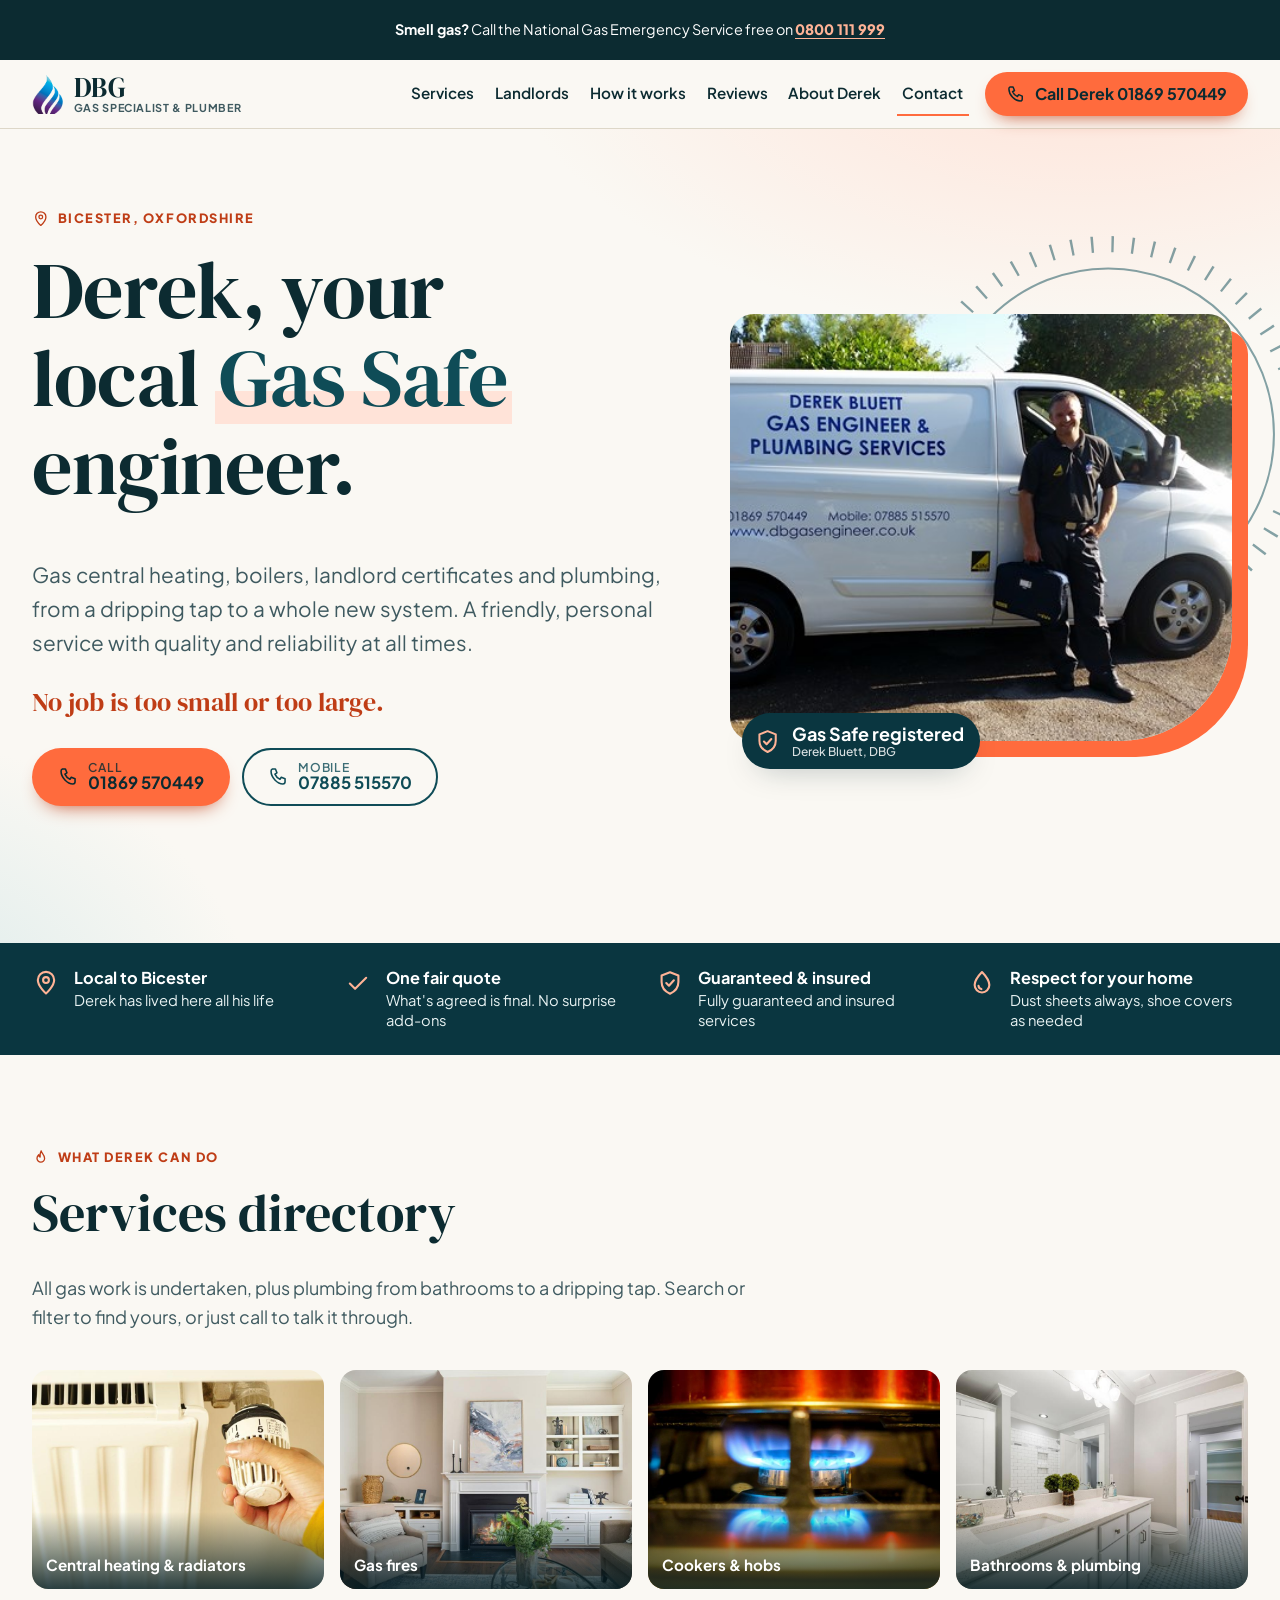
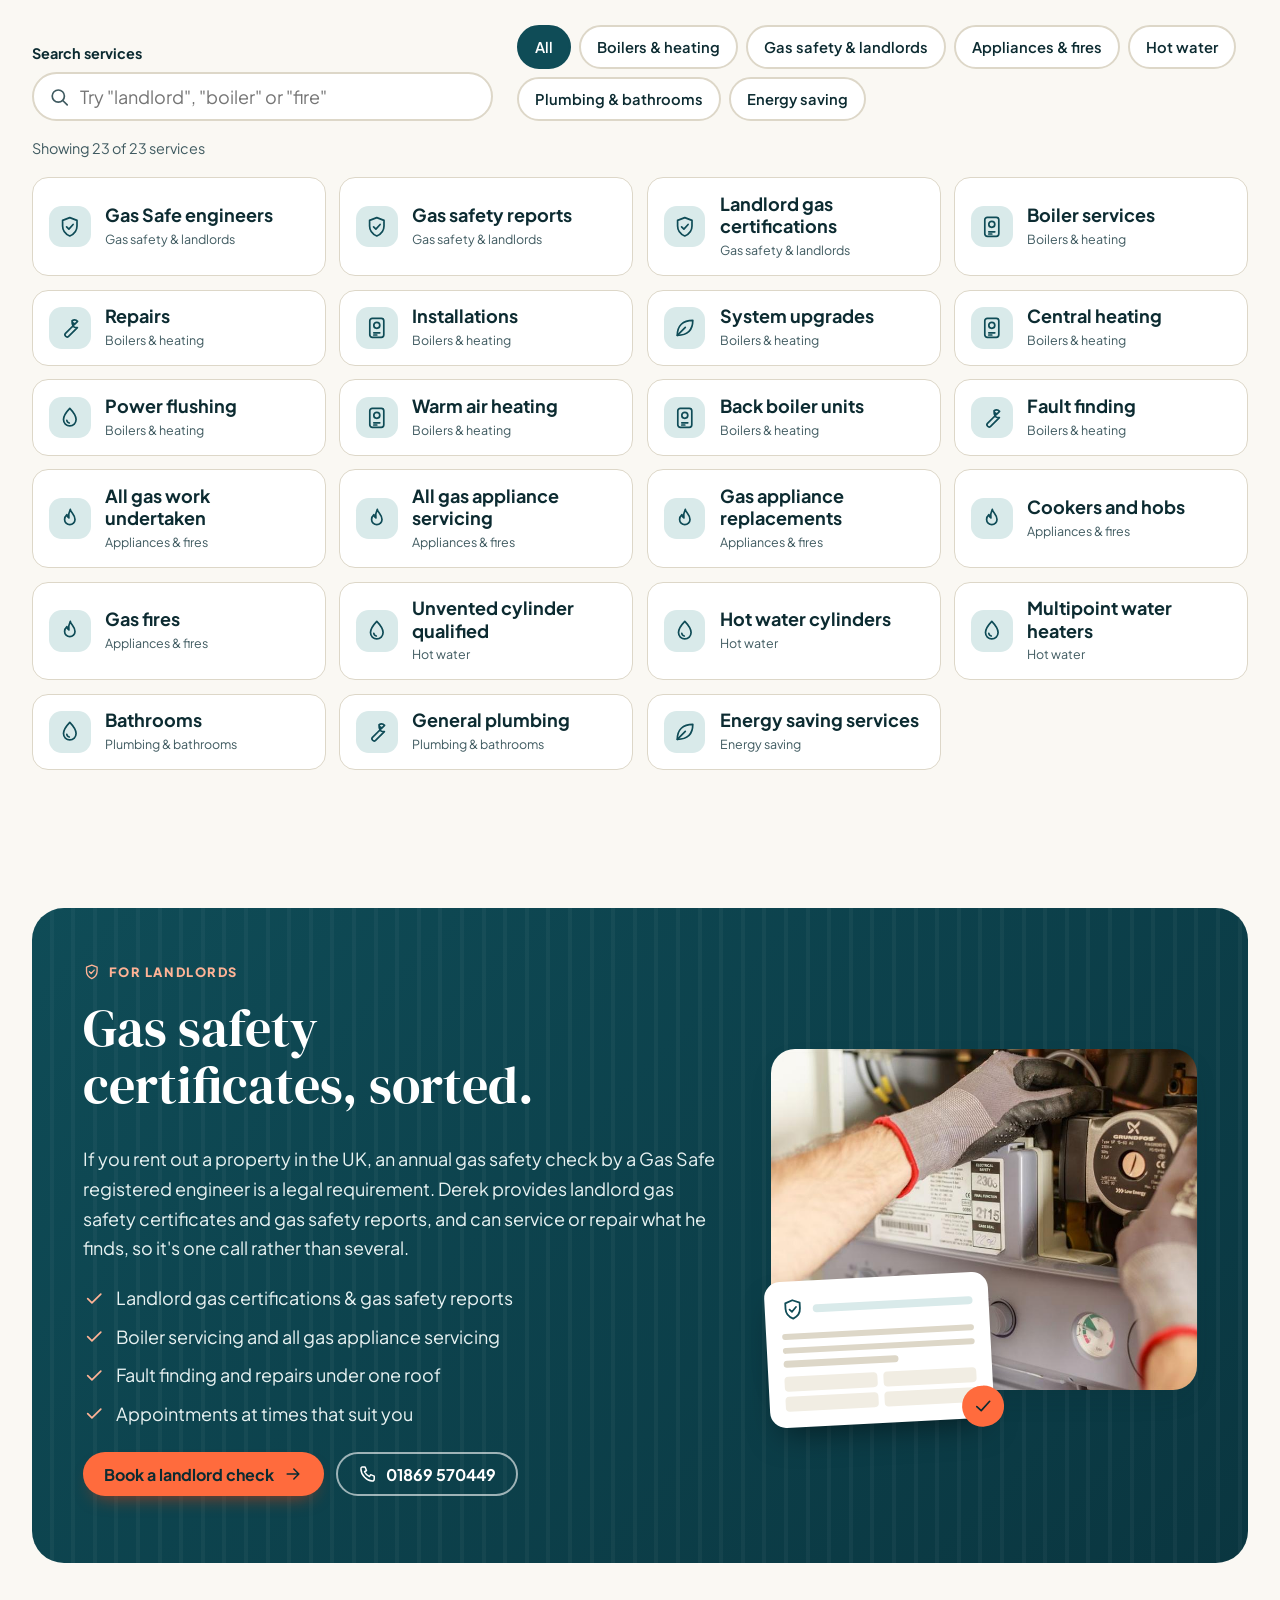
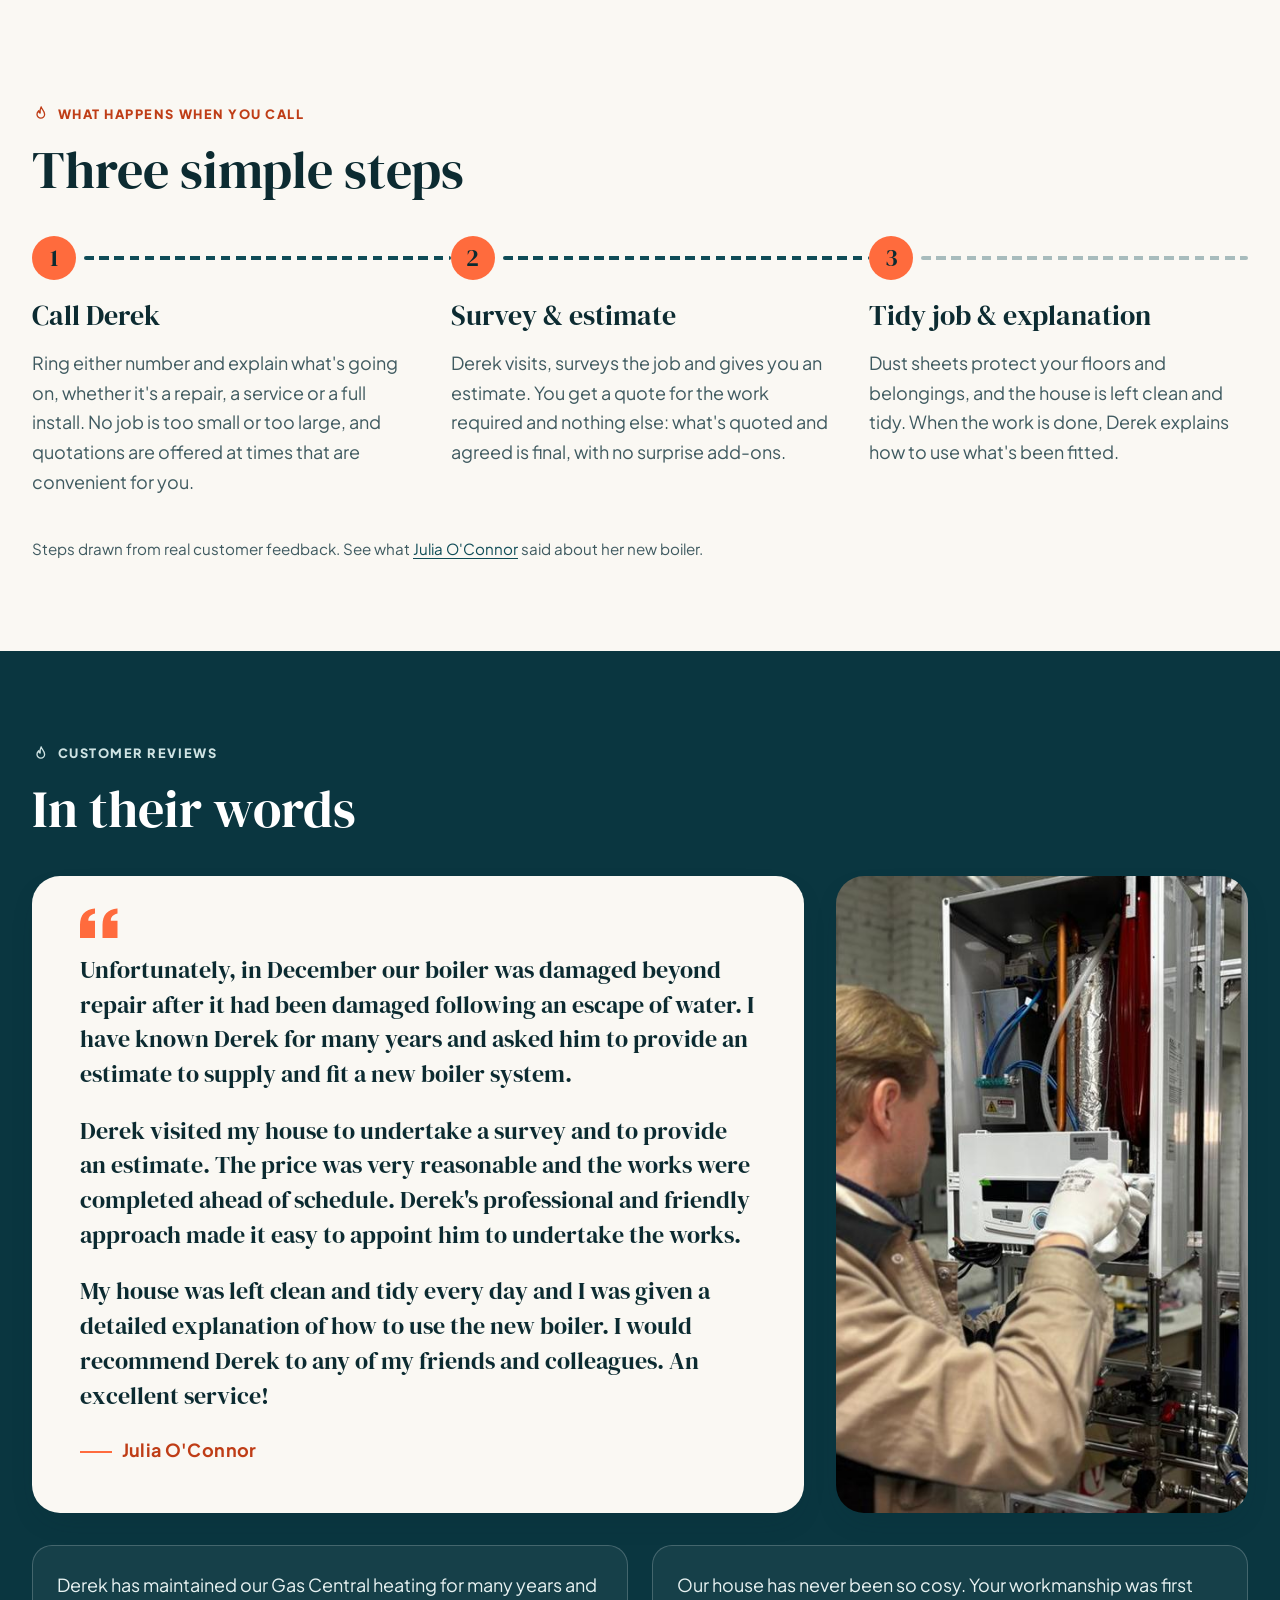
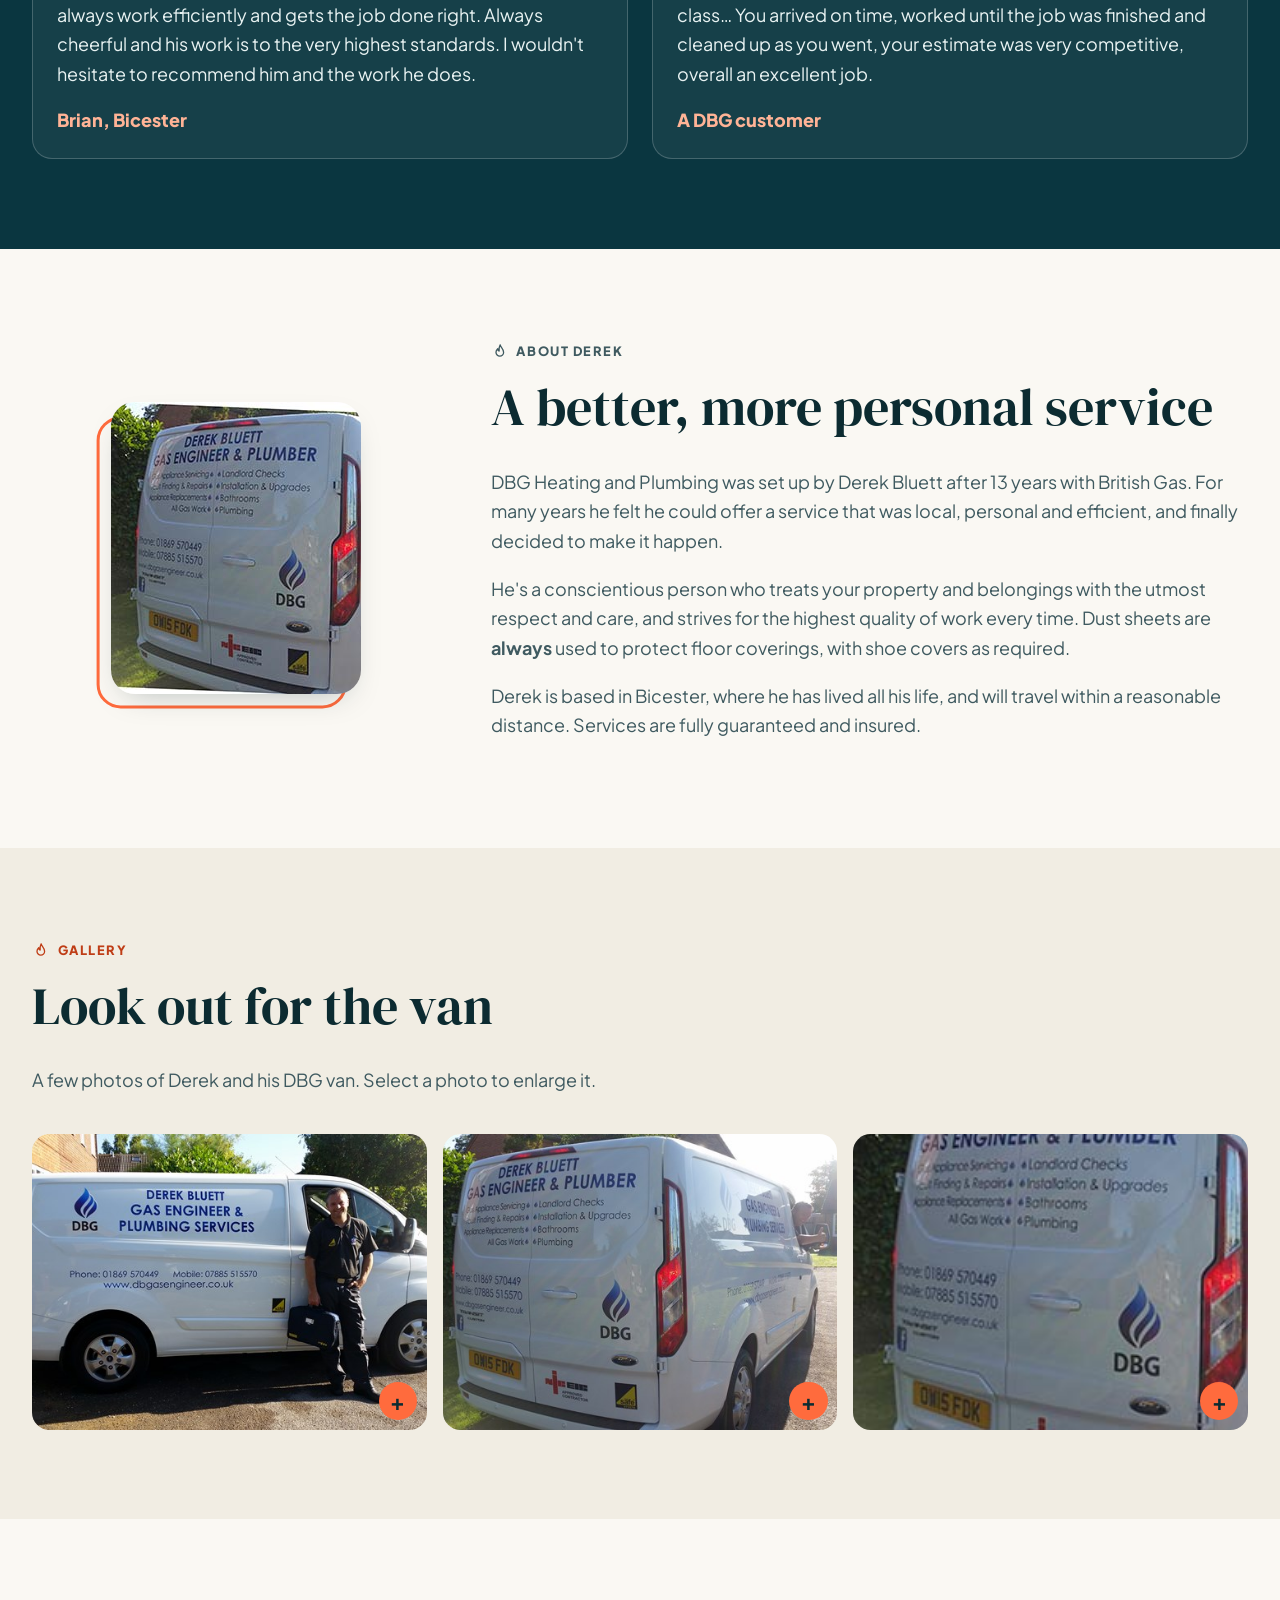
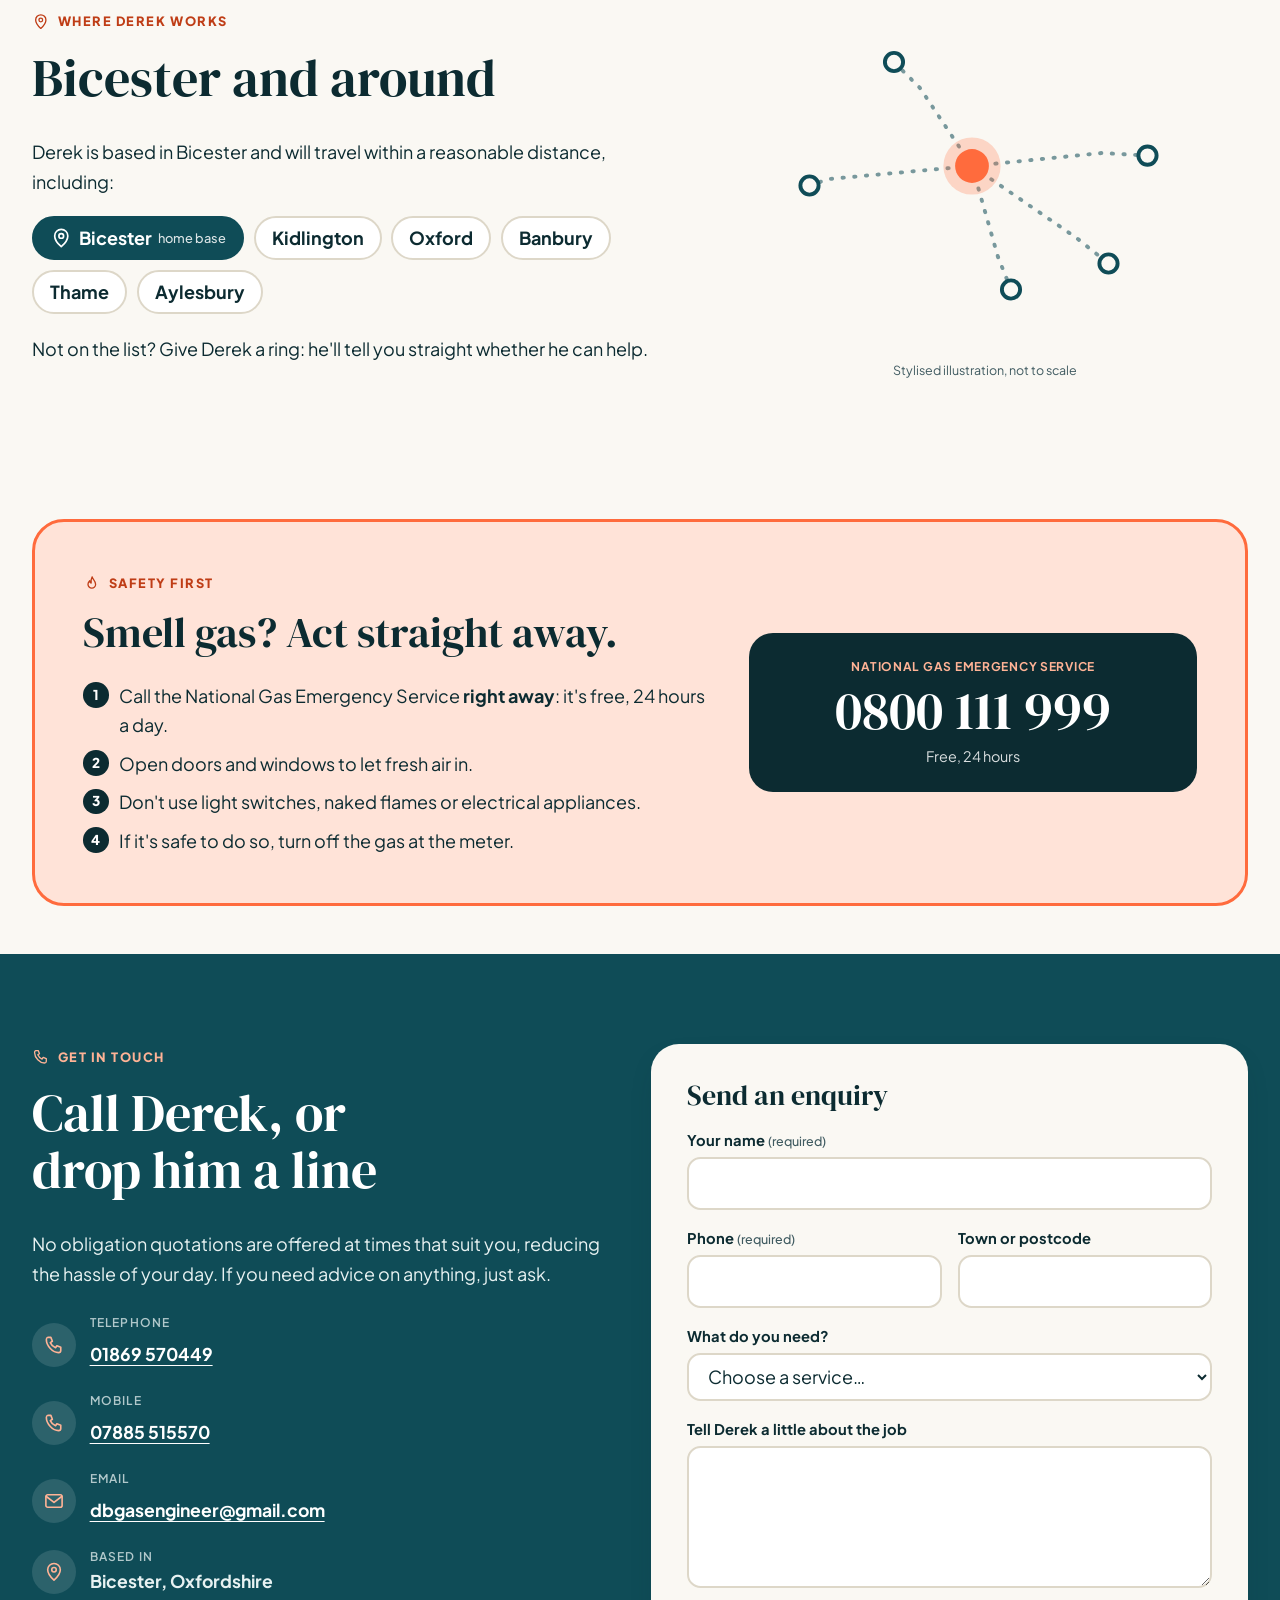
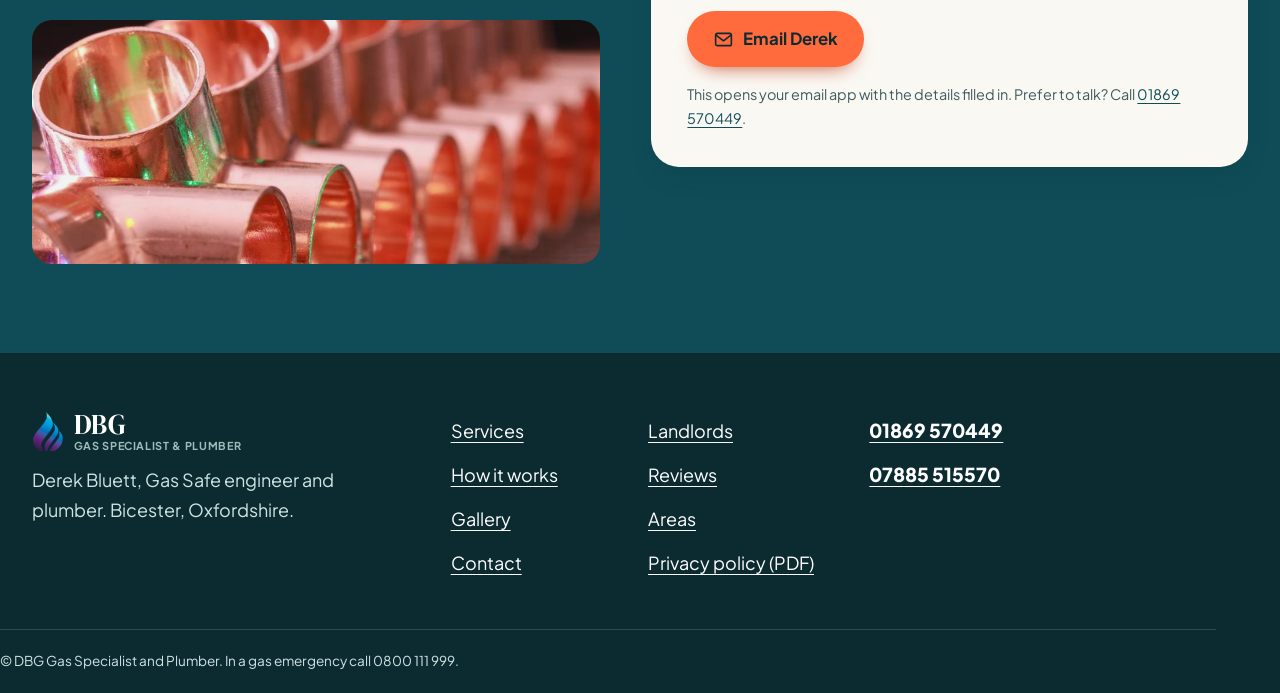
<file: dbg-gas-engineer/index.html>
<!DOCTYPE html>
<html lang="en-GB">
<head><meta name="robots" content="noindex,nofollow">
  <meta charset="utf-8">
  <meta name="viewport" content="width=device-width, initial-scale=1">
  <title>DBG Gas Specialist &amp; Plumber | Derek, your local Gas Safe engineer in Bicester</title>
  <meta name="description" content="Derek Bluett is a Gas Safe engineer and plumber based in Bicester, Oxfordshire. Boiler servicing, repairs and installations, central heating, landlord gas safety certificates, gas fires and bathrooms. No job too small or too large. Call 01869 570449.">
  <meta name="theme-color" content="#0f4c57">
  <link rel="icon" href="assets/dbg-flame.png" type="image/png">

  <meta property="og:type" content="website">
  <meta property="og:locale" content="en_GB">
  <meta property="og:site_name" content="DBG Gas Specialist &amp; Plumber">
  <meta property="og:title" content="Derek, your local Gas Safe engineer | DBG Gas Specialist &amp; Plumber, Bicester">
  <meta property="og:description" content="Boilers, central heating, gas safety certificates, gas fires and plumbing in Bicester and Oxfordshire. No job is too small or too large.">
  <meta property="og:image" content="assets/derek-van.jpg">
  <meta property="og:image:alt" content="Derek beside his DBG Gas Engineer and Plumbing Services van">
  <meta name="twitter:card" content="summary_large_image">

  <link rel="preconnect" href="https://fonts.googleapis.com">
  <link rel="preconnect" href="https://fonts.gstatic.com" crossorigin>
  <link href="https://fonts.googleapis.com/css2?family=DM+Serif+Display:ital@0;1&amp;family=Plus+Jakarta+Sans:wght@400;500;600;700;800&amp;display=swap" rel="stylesheet">
  <link rel="stylesheet" href="style.css">
  <script>document.documentElement.classList.add('js');</script>

  <script type="application/ld+json">
  {
    "@context": "https://schema.org",
    "@type": "Plumber",
    "name": "DBG Gas Specialist and Plumber",
    "alternateName": "DBG Heating and Plumbing",
    "description": "Gas Safe engineer and plumber based in Bicester, Oxfordshire: gas central heating, boiler servicing, repairs and installations, landlord gas safety certificates, gas appliances and plumbing.",
    "url": "https://www.dbgasengineer.co.uk/",
    "telephone": "+441869570449",
    "email": "dbgasengineer@gmail.com",
    "founder": { "@type": "Person", "name": "Derek Bluett" },
    "address": {
      "@type": "PostalAddress",
      "addressLocality": "Bicester",
      "addressRegion": "Oxfordshire",
      "addressCountry": "GB"
    },
    "areaServed": ["Bicester", "Kidlington", "Oxford", "Banbury", "Thame", "Aylesbury", "Oxfordshire"],
    "contactPoint": [
      { "@type": "ContactPoint", "contactType": "customer service", "telephone": "+441869570449", "availableLanguage": "English" },
      { "@type": "ContactPoint", "contactType": "customer service", "telephone": "+447885515570", "availableLanguage": "English" }
    ],
    "hasOfferCatalog": {
      "@type": "OfferCatalog",
      "name": "Gas, heating and plumbing services",
      "itemListElement": [
        { "@type": "Offer", "itemOffered": { "@type": "Service", "name": "Boiler servicing, repairs and installations" } },
        { "@type": "Offer", "itemOffered": { "@type": "Service", "name": "Central heating, power flushing and system upgrades" } },
        { "@type": "Offer", "itemOffered": { "@type": "Service", "name": "Gas safety reports and landlord gas certificates" } },
        { "@type": "Offer", "itemOffered": { "@type": "Service", "name": "Gas fires, cookers and hobs" } },
        { "@type": "Offer", "itemOffered": { "@type": "Service", "name": "Unvented and hot water cylinders" } },
        { "@type": "Offer", "itemOffered": { "@type": "Service", "name": "Bathrooms and general plumbing" } }
      ]
    }
  }
  </script>
</head>
<body>
  <!-- Icon sprite -->
  <svg width="0" height="0" style="position:absolute" aria-hidden="true" focusable="false">
    <defs>
      <symbol id="i-boiler" viewBox="0 0 24 24"><rect x="5" y="2.5" width="14" height="19" rx="2.5"/><circle cx="12" cy="9.5" r="3"/><path d="M9 17h6M9 19.2h3"/></symbol>
      <symbol id="i-shield" viewBox="0 0 24 24"><path d="M12 2.8l7.2 2.8v5.6c0 4.7-3 8.2-7.2 10-4.2-1.8-7.2-5.3-7.2-10V5.6z"/><path d="M8.8 12l2.3 2.3 4.2-4.6"/></symbol>
      <symbol id="i-flame" viewBox="0 0 24 24"><path d="M12.5 2.5c.4 3.2 4.7 5.2 4.7 10.2a5.2 5.2 0 0 1-10.4 0c0-2.2 1-3.6 2.3-4.8.1 1.8.9 2.8 2 3.2-.5-3 .1-6 1.4-8.6z"/></symbol>
      <symbol id="i-drop" viewBox="0 0 24 24"><path d="M12 2.6s6.3 6.5 6.3 11.2a6.3 6.3 0 0 1-12.6 0C5.7 9.1 12 2.6 12 2.6z"/><path d="M9 14.5a3 3 0 0 0 2.5 2.7"/></symbol>
      <symbol id="i-wrench" viewBox="0 0 24 24"><path d="M14.6 6.2a4.3 4.3 0 0 0 5 5.6l-8.8 8.8a2.2 2.2 0 0 1-3.1-3.1l8.9-8.8a4.3 4.3 0 0 1-2-2.5z"/><path d="M15.5 4.3a4.3 4.3 0 0 1 4.3 1.2l-2.5 2.5-2.5-.7-.6-2.4z"/></symbol>
      <symbol id="i-leaf" viewBox="0 0 24 24"><path d="M4.5 19.5C4.5 10 10 4.5 20 4.5c0 10-5.500 15-15.500 15z"/><path d="M4.500 19.500l8-8"/></symbol>
      <symbol id="i-phone" viewBox="0 0 24 24"><path d="M5 3.5h3.5l1.7 4.3-2.300 1.500a11 11 0 0 0 5.800 5.800l1.500-2.300 4.300 1.700V18a2.500 2.500 0 0 1-2.500 2.500C10.800 20.500 3.500 13.200 3.500 6A2.500 2.500 0 0 1 5 3.500z"/></symbol>
      <symbol id="i-mail" viewBox="0 0 24 24"><rect x="3" y="5" width="18" height="14" rx="2"/><path d="M3.500 7l8.500 6.500L20.500 7"/></symbol>
      <symbol id="i-pin" viewBox="0 0 24 24"><path d="M12 21s7-6.100 7-11.500a7 7 0 0 0-14 0C5 14.900 12 21 12 21z"/><circle cx="12" cy="9.500" r="2.500"/></symbol>
      <symbol id="i-arrow" viewBox="0 0 24 24"><path d="M5 12h14M13 6l6 6-6 6"/></symbol>
      <symbol id="i-check" viewBox="0 0 24 24"><path d="M5 12.500l4.500 4.500L19 7.500"/></symbol>
      <symbol id="i-search" viewBox="0 0 24 24"><circle cx="11" cy="11" r="6.500"/><path d="M16 16l4.500 4.500"/></symbol>
      <symbol id="i-close" viewBox="0 0 24 24"><path d="M6 6l12 12M18 6L6 18"/></symbol>
      <symbol id="i-prev" viewBox="0 0 24 24"><path d="M15 5l-7 7 7 7"/></symbol>
      <symbol id="i-next" viewBox="0 0 24 24"><path d="M9 5l7 7-7 7"/></symbol>
      <symbol id="i-quote" viewBox="0 0 48 36"><path d="M0 36V20C0 8 6 1.500 18 0v6.500C12 8 10 11 10 15h8v21H0zm27 0V20C27 8 33 1.500 45 0v6.500C39 8 37 11 37 15h8v21H27z" fill="currentColor" stroke="none"/></symbol>
    </defs>
  </svg>

  <a class="skip" href="#main">Skip to main content</a>

  <aside class="gasbar" aria-label="Gas emergency">
    <p><strong>Smell gas?</strong> Call the National Gas Emergency Service free on <a href="tel:0800111999">0800 111 999</a></p>
  </aside>

  <header class="site-header" id="top"><meta name="robots" content="noindex,nofollow">
    <div class="wrap hdr">
      <a class="brand" href="#top" aria-label="DBG Gas Specialist and Plumber, back to top">
        <img src="assets/dbg-flame.png" width="95" height="120" alt="">
        <span class="brand-text"><b>DBG</b><small>Gas Specialist &amp; Plumber</small></span>
      </a>

      <nav class="nav" id="site-nav" aria-label="Main">
        <ul>
          <li><a href="#services">Services</a></li>
          <li><a href="#landlords">Landlords</a></li>
          <li><a href="#how">How it works</a></li>
          <li><a href="#reviews">Reviews</a></li>
          <li><a href="#about">About Derek</a></li>
          <li><a href="#contact">Contact</a></li>
        </ul>
      </nav>

      <div class="hdr-actions">
        <a class="btn btn-coral hdr-call" href="tel:01869570449"><svg class="ico" aria-hidden="true"><use href="#i-phone"/></svg><span>Call Derek<span class="num"> 01869 570449</span></span></a>
        <button class="menu-btn" type="button" aria-expanded="false" aria-controls="site-nav" aria-label="Menu">
          <span class="bars" aria-hidden="true"></span>
        </button>
      </div>
    </div>
  </header>

  <main id="main">
    <!-- HERO -->
    <section class="hero" aria-labelledby="hero-h">
      <div class="wrap hero-grid">
        <div class="hero-copy">
          <p class="eyebrow reveal"><svg class="ico" aria-hidden="true"><use href="#i-pin"/></svg> Bicester, Oxfordshire</p>
          <h1 id="hero-h" class="reveal" style="--d:.05s">Derek, your local <span class="hl">Gas Safe</span> engineer.</h1>
          <p class="lede reveal" style="--d:.1s">Gas central heating, boilers, landlord certificates and plumbing, from a dripping tap to a whole new system. A friendly, personal service with quality and reliability at all times.</p>
          <p class="slogan reveal" style="--d:.15s">No job is too small or too large.</p>
          <div class="cta-row reveal" style="--d:.2s">
            <a class="btn btn-coral btn-lg" href="tel:01869570449"><svg class="ico" aria-hidden="true"><use href="#i-phone"/></svg><span><small>Call</small> 01869 570449</span></a>
            <a class="btn btn-ghost btn-lg" href="tel:07885515570"><svg class="ico" aria-hidden="true"><use href="#i-phone"/></svg><span><small>Mobile</small> 07885 515570</span></a>
          </div>
          <p class="quote-link reveal" style="--d:.25s"><a href="#contact">Or ask for a no-obligation quote <svg class="ico" aria-hidden="true"><use href="#i-arrow"/></svg></a></p>
        </div>

        <figure class="hero-art reveal" style="--d:.15s">
          <svg class="dial" viewBox="0 0 200 200" aria-hidden="true" focusable="false">
            <circle class="dial-ticks" cx="100" cy="100" r="94"/>
            <circle class="dial-ring" cx="100" cy="100" r="82"/>
          </svg>
          <div class="photo">
            <img src="assets/derek-van.jpg" width="640" height="360" alt="Derek standing beside his white DBG Gas Engineer and Plumbing Services van">
          </div>
          <figcaption class="chip"><svg class="ico" aria-hidden="true"><use href="#i-shield"/></svg><span>Gas Safe registered<small>Derek Bluett, DBG</small></span></figcaption>
        </figure>
      </div>
    </section>

    <!-- TRUST STRIP -->
    <section class="trust" aria-label="Why customers choose DBG">
      <ul class="wrap trust-list">
        <li><svg class="ico" aria-hidden="true"><use href="#i-pin"/></svg><span><strong>Local to Bicester</strong>Derek has lived here all his life</span></li>
        <li><svg class="ico" aria-hidden="true"><use href="#i-check"/></svg><span><strong>One fair quote</strong>What's agreed is final. No surprise add-ons</span></li>
        <li><svg class="ico" aria-hidden="true"><use href="#i-shield"/></svg><span><strong>Guaranteed &amp; insured</strong>Fully guaranteed and insured services</span></li>
        <li><svg class="ico" aria-hidden="true"><use href="#i-drop"/></svg><span><strong>Respect for your home</strong>Dust sheets always, shoe covers as needed</span></li>
      </ul>
    </section>

    <!-- SERVICES -->
    <section class="section" id="services" aria-labelledby="services-h">
      <div class="wrap">
        <header class="sec-head reveal"><meta name="robots" content="noindex,nofollow">
          <p class="eyebrow"><svg class="ico" aria-hidden="true"><use href="#i-flame"/></svg> What Derek can do</p>
          <h2 id="services-h">Services directory</h2>
          <p>All gas work is undertaken, plus plumbing from bathrooms to a dripping tap. Search or filter to find yours, or just call to talk it through.</p>
        </header>

        <ul class="photo-strip">
          <li class="reveal"><figure><img src="assets/radiator-thermostat-valve.jpg" width="960" height="637" loading="lazy" alt="A hand turning the thermostatic valve on a white radiator"><figcaption>Central heating &amp; radiators</figcaption></figure></li>
          <li class="reveal" style="--d:.05s"><figure><img src="assets/living-room-fire.jpg" width="960" height="640" loading="lazy" alt="A cosy living room with a lit fire"><figcaption>Gas fires</figcaption></figure></li>
          <li class="reveal" style="--d:.1s"><figure><img src="assets/gas-hob-flame.jpg" width="960" height="640" loading="lazy" alt="Blue flames on a gas hob burner"><figcaption>Cookers &amp; hobs</figcaption></figure></li>
          <li class="reveal" style="--d:.15s"><figure><img src="assets/bathroom-modern.jpg" width="960" height="640" loading="lazy" alt="A bright, modern white bathroom with a double vanity"><figcaption>Bathrooms &amp; plumbing</figcaption></figure></li>
        </ul>

        <div class="svc-tools reveal">
          <div class="search">
            <label for="svc-search">Search services</label>
            <div class="search-box">
              <svg class="ico" aria-hidden="true"><use href="#i-search"/></svg>
              <input id="svc-search" type="search" placeholder="Try &quot;landlord&quot;, &quot;boiler&quot; or &quot;fire&quot;" autocomplete="off">
            </div>
          </div>
          <div class="chips" role="group" aria-label="Filter services by category">
            <button type="button" class="chip-btn" data-filter="all" aria-pressed="true">All</button>
            <button type="button" class="chip-btn" data-filter="boilers" aria-pressed="false">Boilers &amp; heating</button>
            <button type="button" class="chip-btn" data-filter="safety" aria-pressed="false">Gas safety &amp; landlords</button>
            <button type="button" class="chip-btn" data-filter="appliances" aria-pressed="false">Appliances &amp; fires</button>
            <button type="button" class="chip-btn" data-filter="hot" aria-pressed="false">Hot water</button>
            <button type="button" class="chip-btn" data-filter="plumbing" aria-pressed="false">Plumbing &amp; bathrooms</button>
            <button type="button" class="chip-btn" data-filter="energy" aria-pressed="false">Energy saving</button>
          </div>
        </div>
        <p class="svc-count" id="svc-count" role="status" aria-live="polite"></p>

        <ul class="svc-grid" id="svc-grid">
          <li class="svc" data-cats="safety" data-kw="gas safe registered engineer"><a href="#contact" data-service="Gas safety report / certificate"><svg class="ico" aria-hidden="true"><use href="#i-shield"/></svg><span class="svc-name">Gas Safe engineers</span><span class="svc-cat">Gas safety &amp; landlords</span></a></li>
          <li class="svc" data-cats="safety" data-kw="inspection check record"><a href="#contact" data-service="Gas safety report / certificate"><svg class="ico" aria-hidden="true"><use href="#i-shield"/></svg><span class="svc-name">Gas safety reports</span><span class="svc-cat">Gas safety &amp; landlords</span></a></li>
          <li class="svc" data-cats="safety" data-kw="cp12 rental tenant landlord certificate"><a href="#contact" data-service="Landlord gas safety certificate"><svg class="ico" aria-hidden="true"><use href="#i-shield"/></svg><span class="svc-name">Landlord gas certifications</span><span class="svc-cat">Gas safety &amp; landlords</span></a></li>

          <li class="svc" data-cats="boilers" data-kw="annual service maintenance"><a href="#contact" data-service="Boiler service"><svg class="ico" aria-hidden="true"><use href="#i-boiler"/></svg><span class="svc-name">Boiler services</span><span class="svc-cat">Boilers &amp; heating</span></a></li>
          <li class="svc" data-cats="boilers" data-kw="breakdown fix broken"><a href="#contact" data-service="Boiler or heating repair"><svg class="ico" aria-hidden="true"><use href="#i-wrench"/></svg><span class="svc-name">Repairs</span><span class="svc-cat">Boilers &amp; heating</span></a></li>
          <li class="svc" data-cats="boilers" data-kw="new boiler combi system fit replacement"><a href="#contact" data-service="Boiler or heating installation"><svg class="ico" aria-hidden="true"><use href="#i-boiler"/></svg><span class="svc-name">Installations</span><span class="svc-cat">Boilers &amp; heating</span></a></li>
          <li class="svc" data-cats="boilers energy" data-kw="upgrade efficient"><a href="#contact" data-service="Boiler or heating installation"><svg class="ico" aria-hidden="true"><use href="#i-leaf"/></svg><span class="svc-name">System upgrades</span><span class="svc-cat">Boilers &amp; heating</span></a></li>
          <li class="svc" data-cats="boilers" data-kw="radiators thermostatic valves"><a href="#contact" data-service="Central heating"><svg class="ico" aria-hidden="true"><use href="#i-boiler"/></svg><span class="svc-name">Central heating</span><span class="svc-cat">Boilers &amp; heating</span></a></li>
          <li class="svc" data-cats="boilers" data-kw="flush sludge radiators"><a href="#contact" data-service="Central heating"><svg class="ico" aria-hidden="true"><use href="#i-drop"/></svg><span class="svc-name">Power flushing</span><span class="svc-cat">Boilers &amp; heating</span></a></li>
          <li class="svc" data-cats="boilers" data-kw="warm air units"><a href="#contact" data-service="Central heating"><svg class="ico" aria-hidden="true"><use href="#i-boiler"/></svg><span class="svc-name">Warm air heating</span><span class="svc-cat">Boilers &amp; heating</span></a></li>
          <li class="svc" data-cats="boilers" data-kw="back boiler fire"><a href="#contact" data-service="Boiler service"><svg class="ico" aria-hidden="true"><use href="#i-boiler"/></svg><span class="svc-name">Back boiler units</span><span class="svc-cat">Boilers &amp; heating</span></a></li>
          <li class="svc" data-cats="boilers appliances" data-kw="diagnose breakdown problem"><a href="#contact" data-service="Boiler or heating repair"><svg class="ico" aria-hidden="true"><use href="#i-wrench"/></svg><span class="svc-name">Fault finding</span><span class="svc-cat">Boilers &amp; heating</span></a></li>

          <li class="svc" data-cats="appliances" data-kw="any natural gas"><a href="#contact" data-service="Gas appliance (cooker, fire, other)"><svg class="ico" aria-hidden="true"><use href="#i-flame"/></svg><span class="svc-name">All gas work undertaken</span><span class="svc-cat">Appliances &amp; fires</span></a></li>
          <li class="svc" data-cats="appliances" data-kw="service maintenance check"><a href="#contact" data-service="Gas appliance (cooker, fire, other)"><svg class="ico" aria-hidden="true"><use href="#i-flame"/></svg><span class="svc-name">All gas appliance servicing</span><span class="svc-cat">Appliances &amp; fires</span></a></li>
          <li class="svc" data-cats="appliances" data-kw="replace new swap"><a href="#contact" data-service="Gas appliance (cooker, fire, other)"><svg class="ico" aria-hidden="true"><use href="#i-flame"/></svg><span class="svc-name">Gas appliance replacements</span><span class="svc-cat">Appliances &amp; fires</span></a></li>
          <li class="svc" data-cats="appliances" data-kw="oven hob cooker range"><a href="#contact" data-service="Gas appliance (cooker, fire, other)"><svg class="ico" aria-hidden="true"><use href="#i-flame"/></svg><span class="svc-name">Cookers and hobs</span><span class="svc-cat">Appliances &amp; fires</span></a></li>
          <li class="svc" data-cats="appliances" data-kw="fireplace living flame"><a href="#contact" data-service="Gas appliance (cooker, fire, other)"><svg class="ico" aria-hidden="true"><use href="#i-flame"/></svg><span class="svc-name">Gas fires</span><span class="svc-cat">Appliances &amp; fires</span></a></li>

          <li class="svc" data-cats="hot" data-kw="unvented cylinder qualified"><a href="#contact" data-service="Hot water cylinder or water heater"><svg class="ico" aria-hidden="true"><use href="#i-drop"/></svg><span class="svc-name">Unvented cylinder qualified</span><span class="svc-cat">Hot water</span></a></li>
          <li class="svc" data-cats="hot" data-kw="tank storage"><a href="#contact" data-service="Hot water cylinder or water heater"><svg class="ico" aria-hidden="true"><use href="#i-drop"/></svg><span class="svc-name">Hot water cylinders</span><span class="svc-cat">Hot water</span></a></li>
          <li class="svc" data-cats="hot" data-kw="instant water heater"><a href="#contact" data-service="Hot water cylinder or water heater"><svg class="ico" aria-hidden="true"><use href="#i-drop"/></svg><span class="svc-name">Multipoint water heaters</span><span class="svc-cat">Hot water</span></a></li>

          <li class="svc" data-cats="plumbing" data-kw="bathroom suite shower bath installation"><a href="#contact" data-service="Bathroom or plumbing"><svg class="ico" aria-hidden="true"><use href="#i-drop"/></svg><span class="svc-name">Bathrooms</span><span class="svc-cat">Plumbing &amp; bathrooms</span></a></li>
          <li class="svc" data-cats="plumbing" data-kw="dripping tap leak plumber pipes"><a href="#contact" data-service="Bathroom or plumbing"><svg class="ico" aria-hidden="true"><use href="#i-wrench"/></svg><span class="svc-name">General plumbing</span><span class="svc-cat">Plumbing &amp; bathrooms</span></a></li>

          <li class="svc" data-cats="energy" data-kw="save money bills efficient eco"><a href="#contact" data-service="Energy saving advice"><svg class="ico" aria-hidden="true"><use href="#i-leaf"/></svg><span class="svc-name">Energy saving services</span><span class="svc-cat">Energy saving</span></a></li>
        </ul>
        <p class="svc-empty" id="svc-empty" hidden>No match for that search. Derek undertakes all gas work, so <a href="#contact">ask anyway</a> or call <a href="tel:01869570449">01869 570449</a>.</p>
      </div>
    </section>

    <!-- LANDLORDS -->
    <section class="section section-tight" id="landlords" aria-labelledby="landlords-h">
      <div class="wrap">
        <div class="landlord reveal">
          <div class="landlord-copy">
            <p class="eyebrow eyebrow-light"><svg class="ico" aria-hidden="true"><use href="#i-shield"/></svg> For landlords</p>
            <h2 id="landlords-h">Gas safety certificates, sorted.</h2>
            <p>If you rent out a property in the UK, an annual gas safety check by a Gas Safe registered engineer is a legal requirement. Derek provides landlord gas safety certificates and gas safety reports, and can service or repair what he finds, so it's one call rather than several.</p>
            <ul class="tick-list">
              <li><svg class="ico" aria-hidden="true"><use href="#i-check"/></svg>Landlord gas certifications &amp; gas safety reports</li>
              <li><svg class="ico" aria-hidden="true"><use href="#i-check"/></svg>Boiler servicing and all gas appliance servicing</li>
              <li><svg class="ico" aria-hidden="true"><use href="#i-check"/></svg>Fault finding and repairs under one roof</li>
              <li><svg class="ico" aria-hidden="true"><use href="#i-check"/></svg>Appointments at times that suit you</li>
            </ul>
            <p class="cta-row">
              <a class="btn btn-coral" href="#contact" data-service="Landlord gas safety certificate">Book a landlord check <svg class="ico" aria-hidden="true"><use href="#i-arrow"/></svg></a>
              <a class="btn btn-ghost-light" href="tel:01869570449"><svg class="ico" aria-hidden="true"><use href="#i-phone"/></svg>01869 570449</a>
            </p>
          </div>
          <div class="landlord-art">
            <img class="landlord-photo" src="assets/boiler-servicing-hands.jpg" width="960" height="640" loading="lazy" alt="Gloved hands servicing the pump and controls on a wall-mounted boiler">
            <div class="cert" aria-hidden="true">
              <div class="cert-head"><svg class="ico" aria-hidden="true"><use href="#i-shield"/></svg><span></span></div>
              <i></i><i></i><i class="short"></i>
              <div class="cert-rows"><b></b><b></b><b></b><b></b></div>
              <div class="stamp"><svg class="ico" aria-hidden="true"><use href="#i-check"/></svg></div>
            </div>
          </div>
        </div>
      </div>
    </section>

    <!-- HOW IT WORKS -->
    <section class="section" id="how" aria-labelledby="how-h">
      <div class="wrap">
        <header class="sec-head reveal"><meta name="robots" content="noindex,nofollow">
          <p class="eyebrow"><svg class="ico" aria-hidden="true"><use href="#i-flame"/></svg> What happens when you call</p>
          <h2 id="how-h">Three simple steps</h2>
        </header>
        <ol class="steps">
          <li class="step reveal">
            <span class="step-num" aria-hidden="true">1</span>
            <h3>Call Derek</h3>
            <p>Ring either number and explain what's going on, whether it's a repair, a service or a full install. No job is too small or too large, and quotations are offered at times that are convenient for you.</p>
          </li>
          <li class="step reveal" style="--d:.1s">
            <span class="step-num" aria-hidden="true">2</span>
            <h3>Survey &amp; estimate</h3>
            <p>Derek visits, surveys the job and gives you an estimate. You get a quote for the work required and nothing else: what's quoted and agreed is final, with no surprise add-ons.</p>
          </li>
          <li class="step reveal" style="--d:.2s">
            <span class="step-num" aria-hidden="true">3</span>
            <h3>Tidy job &amp; explanation</h3>
            <p>Dust sheets protect your floors and belongings, and the house is left clean and tidy. When the work is done, Derek explains how to use what's been fitted.</p>
          </li>
        </ol>
        <p class="steps-note reveal">Steps drawn from real customer feedback. See what <a href="#reviews">Julia O'Connor</a> said about her new boiler.</p>
      </div>
    </section>

    <!-- REVIEWS -->
    <section class="section reviews" id="reviews" aria-labelledby="reviews-h">
      <div class="wrap">
        <header class="sec-head reveal"><meta name="robots" content="noindex,nofollow">
          <p class="eyebrow eyebrow-light"><svg class="ico" aria-hidden="true"><use href="#i-flame"/></svg> Customer reviews</p>
          <h2 id="reviews-h">In their words</h2>
        </header>

        <div class="feature-wrap reveal">
        <figure class="feature-quote">
          <svg class="qmark" aria-hidden="true" viewBox="0 0 48 36" focusable="false"><use href="#i-quote"/></svg>
          <blockquote>
            <p>Unfortunately, in December our boiler was damaged beyond repair after it had been damaged following an escape of water. I have known Derek for many years and asked him to provide an estimate to supply and fit a new boiler system.</p>
            <p>Derek visited my house to undertake a survey and to provide an estimate. The price was very reasonable and the works were completed ahead of schedule. Derek's professional and friendly approach made it easy to appoint him to undertake the works.</p>
            <p>My house was left clean and tidy every day and I was given a detailed explanation of how to use the new boiler. I would recommend Derek to any of my friends and colleagues. An excellent service!</p>
          </blockquote>
          <figcaption><strong>Julia O'Connor</strong></figcaption>
        </figure>
        <img class="feature-photo" src="assets/boiler-technician.jpg" width="960" height="720" loading="lazy" alt="An engineer checking the controls on a modern boiler installation">
        </div>

        <div class="quote-grid">
          <figure class="quote reveal">
            <blockquote><p>Derek has maintained our Gas Central heating for many years and always work efficiently and gets the job done right. Always cheerful and his work is to the very highest standards. I wouldn't hesitate to recommend him and the work he does.</p></blockquote>
            <figcaption>Brian, Bicester</figcaption>
          </figure>
          <figure class="quote reveal" style="--d:.1s">
            <blockquote><p>Our house has never been so cosy. Your workmanship was first class&hellip; You arrived on time, worked until the job was finished and cleaned up as you went, your estimate was very competitive, overall an excellent job.</p></blockquote>
            <figcaption>A DBG customer</figcaption>
          </figure>
        </div>
      </div>
    </section>

    <!-- ABOUT -->
    <section class="section" id="about" aria-labelledby="about-h">
      <div class="wrap about">
        <figure class="about-photo reveal">
          <img src="assets/van-rear-detail.jpg" width="250" height="292" loading="lazy" alt="The back of Derek's van, listing appliance servicing, fault finding, landlord checks, installations, bathrooms and plumbing">
        </figure>
        <div class="about-copy reveal">
          <p class="eyebrow"><svg class="ico" aria-hidden="true"><use href="#i-flame"/></svg> About Derek</p>
          <h2 id="about-h">A better, more personal service</h2>
          <p>DBG Heating and Plumbing was set up by Derek Bluett after 13 years with British Gas. For many years he felt he could offer a service that was local, personal and efficient, and finally decided to make it happen.</p>
          <p>He's a conscientious person who treats your property and belongings with the utmost respect and care, and strives for the highest quality of work every time. Dust sheets are <strong>always</strong> used to protect floor coverings, with shoe covers as required.</p>
          <p>Derek is based in Bicester, where he has lived all his life, and will travel within a reasonable distance. Services are fully guaranteed and insured.</p>
        </div>
      </div>
    </section>

    <!-- GALLERY -->
    <section class="section section-alt" id="gallery" aria-labelledby="gallery-h">
      <div class="wrap">
        <header class="sec-head reveal"><meta name="robots" content="noindex,nofollow">
          <p class="eyebrow"><svg class="ico" aria-hidden="true"><use href="#i-flame"/></svg> Gallery</p>
          <h2 id="gallery-h">Look out for the van</h2>
          <p>A few photos of Derek and his DBG van. Select a photo to enlarge it.</p>
        </header>
        <ul class="gallery" id="gallery-grid">
          <li class="reveal"><button type="button" class="g-item" data-full="assets/derek-van.jpg" data-w="640" data-h="360" data-alt="Derek standing beside his white DBG Gas Engineer and Plumbing Services van" aria-label="Enlarge photo: Derek beside the DBG van"><img src="assets/derek-van.jpg" width="640" height="360" loading="lazy" alt="Derek beside the DBG van"></button></li>
          <li class="reveal" style="--d:.05s"><button type="button" class="g-item" data-full="assets/van-rear-angle.jpg" data-w="640" data-h="360" data-alt="The DBG van seen from the rear corner, with Derek Bluett Gas Engineer and Plumber on the side" aria-label="Enlarge photo: the DBG van from the rear"><img src="assets/van-rear-angle.jpg" width="640" height="360" loading="lazy" alt="The DBG van from the rear corner"></button></li>
          <li class="reveal" style="--d:.1s"><button type="button" class="g-item" data-full="assets/van-rear-detail.jpg" data-w="250" data-h="292" data-alt="The back of the DBG van listing the services Derek offers" aria-label="Enlarge photo: services listed on the van"><img src="assets/van-rear-detail.jpg" width="250" height="292" loading="lazy" alt="Services listed on the back of the van"></button></li>
        </ul>
      </div>
    </section>

    <!-- AREAS -->
    <section class="section" id="areas" aria-labelledby="areas-h">
      <div class="wrap areas">
        <div class="areas-copy reveal">
          <p class="eyebrow"><svg class="ico" aria-hidden="true"><use href="#i-pin"/></svg> Where Derek works</p>
          <h2 id="areas-h">Bicester and around</h2>
          <p>Derek is based in Bicester and will travel within a reasonable distance, including:</p>
          <ul class="place-list">
            <li class="home"><svg class="ico" aria-hidden="true"><use href="#i-pin"/></svg>Bicester <span>home base</span></li>
            <li>Kidlington</li>
            <li>Oxford</li>
            <li>Banbury</li>
            <li>Thame</li>
            <li>Aylesbury</li>
          </ul>
          <p>Not on the list? Give Derek a ring: he'll tell you straight whether he can help.</p>
        </div>
        <div class="areas-art reveal" aria-hidden="true">
          <svg viewBox="0 0 320 260" focusable="false">
            <g class="pipes">
              <path d="M150 120 L110 60 L90 40"/>
              <path d="M150 120 L170 190 L180 215"/>
              <path d="M150 120 L230 175 L255 195"/>
              <path d="M150 120 L250 110 L285 112"/>
              <path d="M150 120 L40 130 L25 135"/>
            </g>
            <g class="nodes">
              <circle cx="90" cy="40" r="7"/><circle cx="180" cy="215" r="7"/><circle cx="255" cy="195" r="7"/><circle cx="285" cy="112" r="7"/><circle cx="25" cy="135" r="7"/>
            </g>
            <circle class="pulse" cx="150" cy="120" r="22"/>
            <circle class="core" cx="150" cy="120" r="13"/>
          </svg>
          <p class="art-note">Stylised illustration, not to scale</p>
        </div>
      </div>
    </section>

    <!-- SAFETY -->
    <section class="section section-tight" id="safety" aria-labelledby="safety-h">
      <div class="wrap">
        <div class="safety reveal">
          <div>
            <p class="eyebrow eyebrow-warn"><svg class="ico" aria-hidden="true"><use href="#i-flame"/></svg> Safety first</p>
            <h2 id="safety-h">Smell gas? Act straight away.</h2>
            <ul class="safety-steps">
              <li>Call the National Gas Emergency Service <strong>right away</strong>: it's free, 24 hours a day.</li>
              <li>Open doors and windows to let fresh air in.</li>
              <li>Don't use light switches, naked flames or electrical appliances.</li>
              <li>If it's safe to do so, turn off the gas at the meter.</li>
            </ul>
          </div>
          <a class="safety-call" href="tel:0800111999">
            <small>National Gas Emergency Service</small>
            <strong>0800 111 999</strong>
            <span>Free, 24 hours</span>
          </a>
        </div>
      </div>
    </section>

    <!-- CONTACT -->
    <section class="section contact" id="contact" aria-labelledby="contact-h">
      <div class="wrap contact-grid">
        <div class="contact-info reveal">
          <p class="eyebrow eyebrow-light"><svg class="ico" aria-hidden="true"><use href="#i-phone"/></svg> Get in touch</p>
          <h2 id="contact-h">Call Derek, or drop him a line</h2>
          <p>No obligation quotations are offered at times that suit you, reducing the hassle of your day. If you need advice on anything, just ask.</p>
          <ul class="contact-list">
            <li><svg class="ico" aria-hidden="true"><use href="#i-phone"/></svg><span><small>Telephone</small><a href="tel:01869570449">01869 570449</a></span></li>
            <li><svg class="ico" aria-hidden="true"><use href="#i-phone"/></svg><span><small>Mobile</small><a href="tel:07885515570">07885 515570</a></span></li>
            <li><svg class="ico" aria-hidden="true"><use href="#i-mail"/></svg><span><small>Email</small><a href="mailto:dbgasengineer@gmail.com">dbgasengineer@gmail.com</a></span></li>
            <li><svg class="ico" aria-hidden="true"><use href="#i-pin"/></svg><span><small>Based in</small>Bicester, Oxfordshire</span></li>
          </ul>
          <img class="contact-photo" src="assets/copper-fittings.jpg" width="960" height="640" loading="lazy" alt="A row of polished copper pipe fittings">
        
        </div>

        <form class="form reveal" id="enquiry" action="mailto:dbgasengineer@gmail.com" method="post" enctype="text/plain" novalidate>
          <h3>Send an enquiry</h3>
          <div class="field">
            <label for="f-name">Your name <span class="req">(required)</span></label>
            <input id="f-name" name="Name" type="text" autocomplete="name" required>
          </div>
          <div class="field-row">
            <div class="field">
              <label for="f-phone">Phone <span class="req">(required)</span></label>
              <input id="f-phone" name="Phone" type="tel" autocomplete="tel" required>
            </div>
            <div class="field">
              <label for="f-town">Town or postcode</label>
              <input id="f-town" name="Location" type="text" autocomplete="postal-code">
            </div>
          </div>
          <div class="field">
            <label for="f-service">What do you need?</label>
            <select id="f-service" name="Service">
              <option value="">Choose a service&hellip;</option>
              <option>Boiler service</option>
              <option>Boiler or heating repair</option>
              <option>Boiler or heating installation</option>
              <option>Central heating</option>
              <option>Landlord gas safety certificate</option>
              <option>Gas safety report / certificate</option>
              <option>Gas appliance (cooker, fire, other)</option>
              <option>Hot water cylinder or water heater</option>
              <option>Bathroom or plumbing</option>
              <option>Energy saving advice</option>
              <option>Not sure, just need advice</option>
            </select>
          </div>
          <div class="field">
            <label for="f-msg">Tell Derek a little about the job</label>
            <textarea id="f-msg" name="Message" rows="4"></textarea>
          </div>
          <button class="btn btn-coral btn-lg" type="submit"><svg class="ico" aria-hidden="true"><use href="#i-mail"/></svg>Email Derek</button>
          <p class="form-note" id="form-status" role="status" aria-live="polite">This opens your email app with the details filled in. Prefer to talk? Call <a href="tel:01869570449">01869 570449</a>.</p>
        </form>
      </div>
    </section>
  </main>

  <footer class="site-footer">
    <div class="wrap foot-grid">
      <div class="foot-brand">
        <a class="brand brand-light" href="#top" aria-label="Back to top">
          <img src="assets/dbg-flame.png" width="95" height="120" alt="" loading="lazy">
          <span class="brand-text"><b>DBG</b><small>Gas Specialist &amp; Plumber</small></span>
        </a>
        <p>Derek Bluett, Gas Safe engineer and plumber. Bicester, Oxfordshire.</p>
      </div>
      <nav aria-label="Footer">
        <ul class="foot-links">
          <li><a href="#services">Services</a></li>
          <li><a href="#landlords">Landlords</a></li>
          <li><a href="#how">How it works</a></li>
          <li><a href="#reviews">Reviews</a></li>
          <li><a href="#gallery">Gallery</a></li>
          <li><a href="#areas">Areas</a></li>
          <li><a href="#contact">Contact</a></li>
          <li><a href="assets/Privacy-Policy.pdf" target="_blank" rel="noopener">Privacy policy (PDF)</a></li>
        </ul>
      </nav>
      <p class="foot-call"><a href="tel:01869570449">01869 570449</a><a href="tel:07885515570">07885 515570</a></p>
    </div>
    <p class="wrap legal">&copy; DBG Gas Specialist and Plumber. In a gas emergency call 0800 111 999.</p>
  </footer>

  <nav class="callbar" aria-label="Call Derek">
    <a href="tel:01869570449"><svg class="ico" aria-hidden="true"><use href="#i-phone"/></svg><span>Call Derek</span></a>
    <a href="tel:07885515570"><svg class="ico" aria-hidden="true"><use href="#i-phone"/></svg><span>Mobile</span></a>
  </nav>

  <dialog class="lightbox" id="lightbox" aria-label="Photo viewer">
    <div class="lb-inner">
      <img id="lb-img" src="[data-uri]" alt="" width="640" height="360">
      <div class="lb-bar">
        <button type="button" class="lb-btn" id="lb-prev" aria-label="Previous photo"><svg class="ico" aria-hidden="true"><use href="#i-prev"/></svg></button>
        <p class="lb-count" id="lb-count" aria-live="polite"></p>
        <button type="button" class="lb-btn" id="lb-next" aria-label="Next photo"><svg class="ico" aria-hidden="true"><use href="#i-next"/></svg></button>
        <button type="button" class="lb-btn lb-close" id="lb-close" aria-label="Close photo viewer"><svg class="ico" aria-hidden="true"><use href="#i-close"/></svg></button>
      </div>
    </div>
  </dialog>

  <script src="script.js"></script>
</body>
</html>
</file>
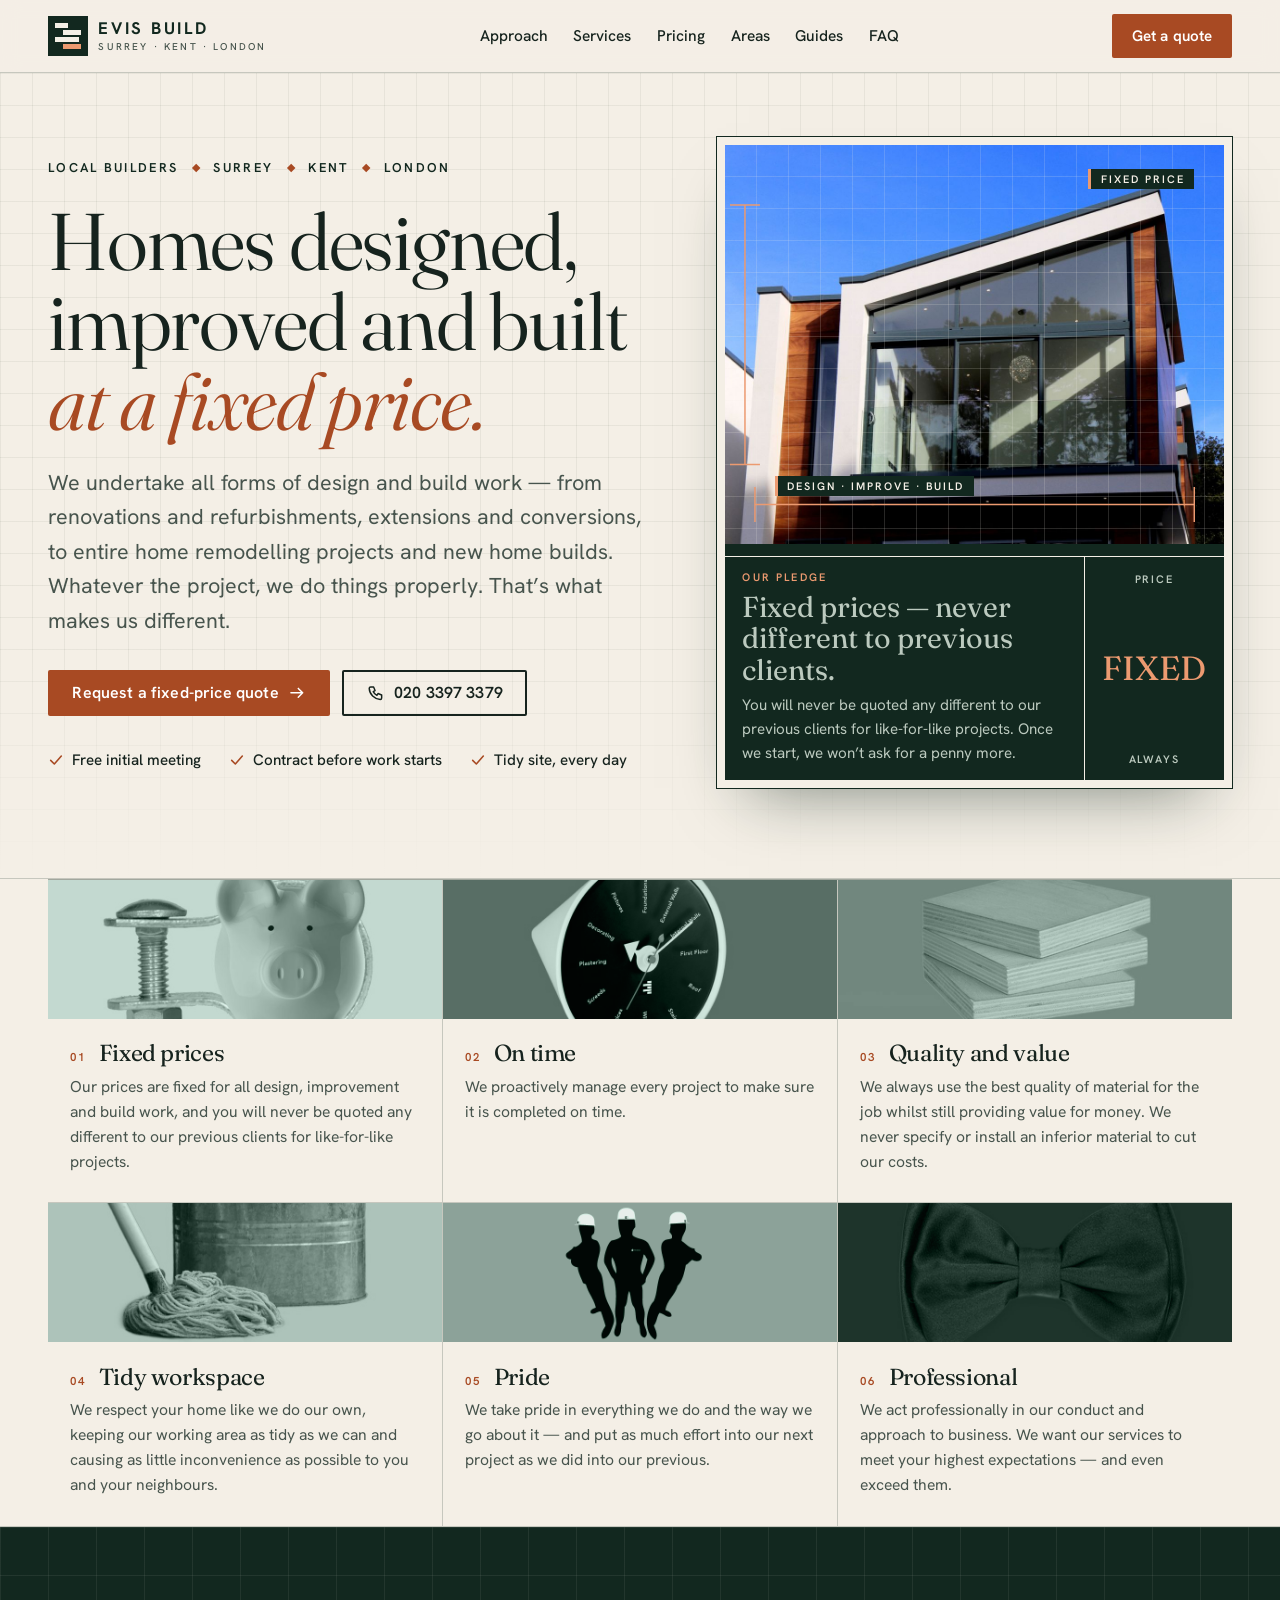
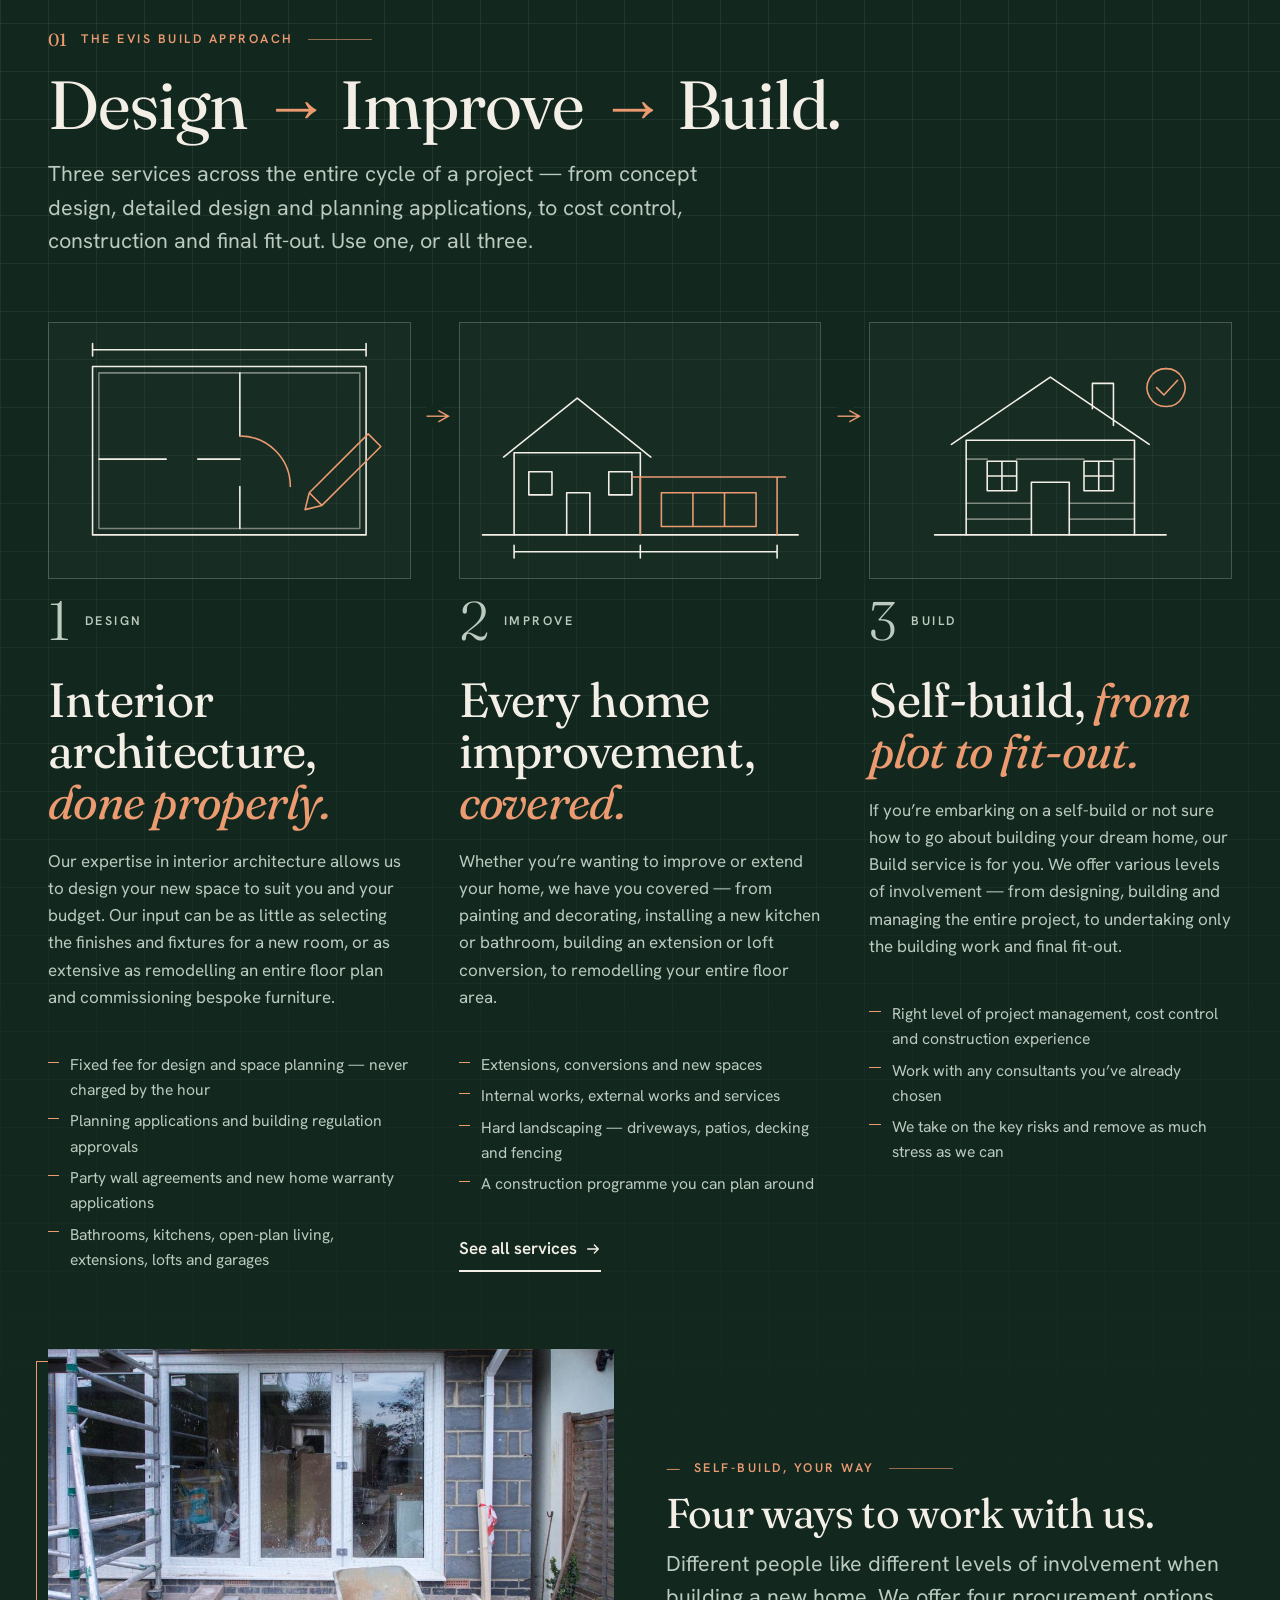
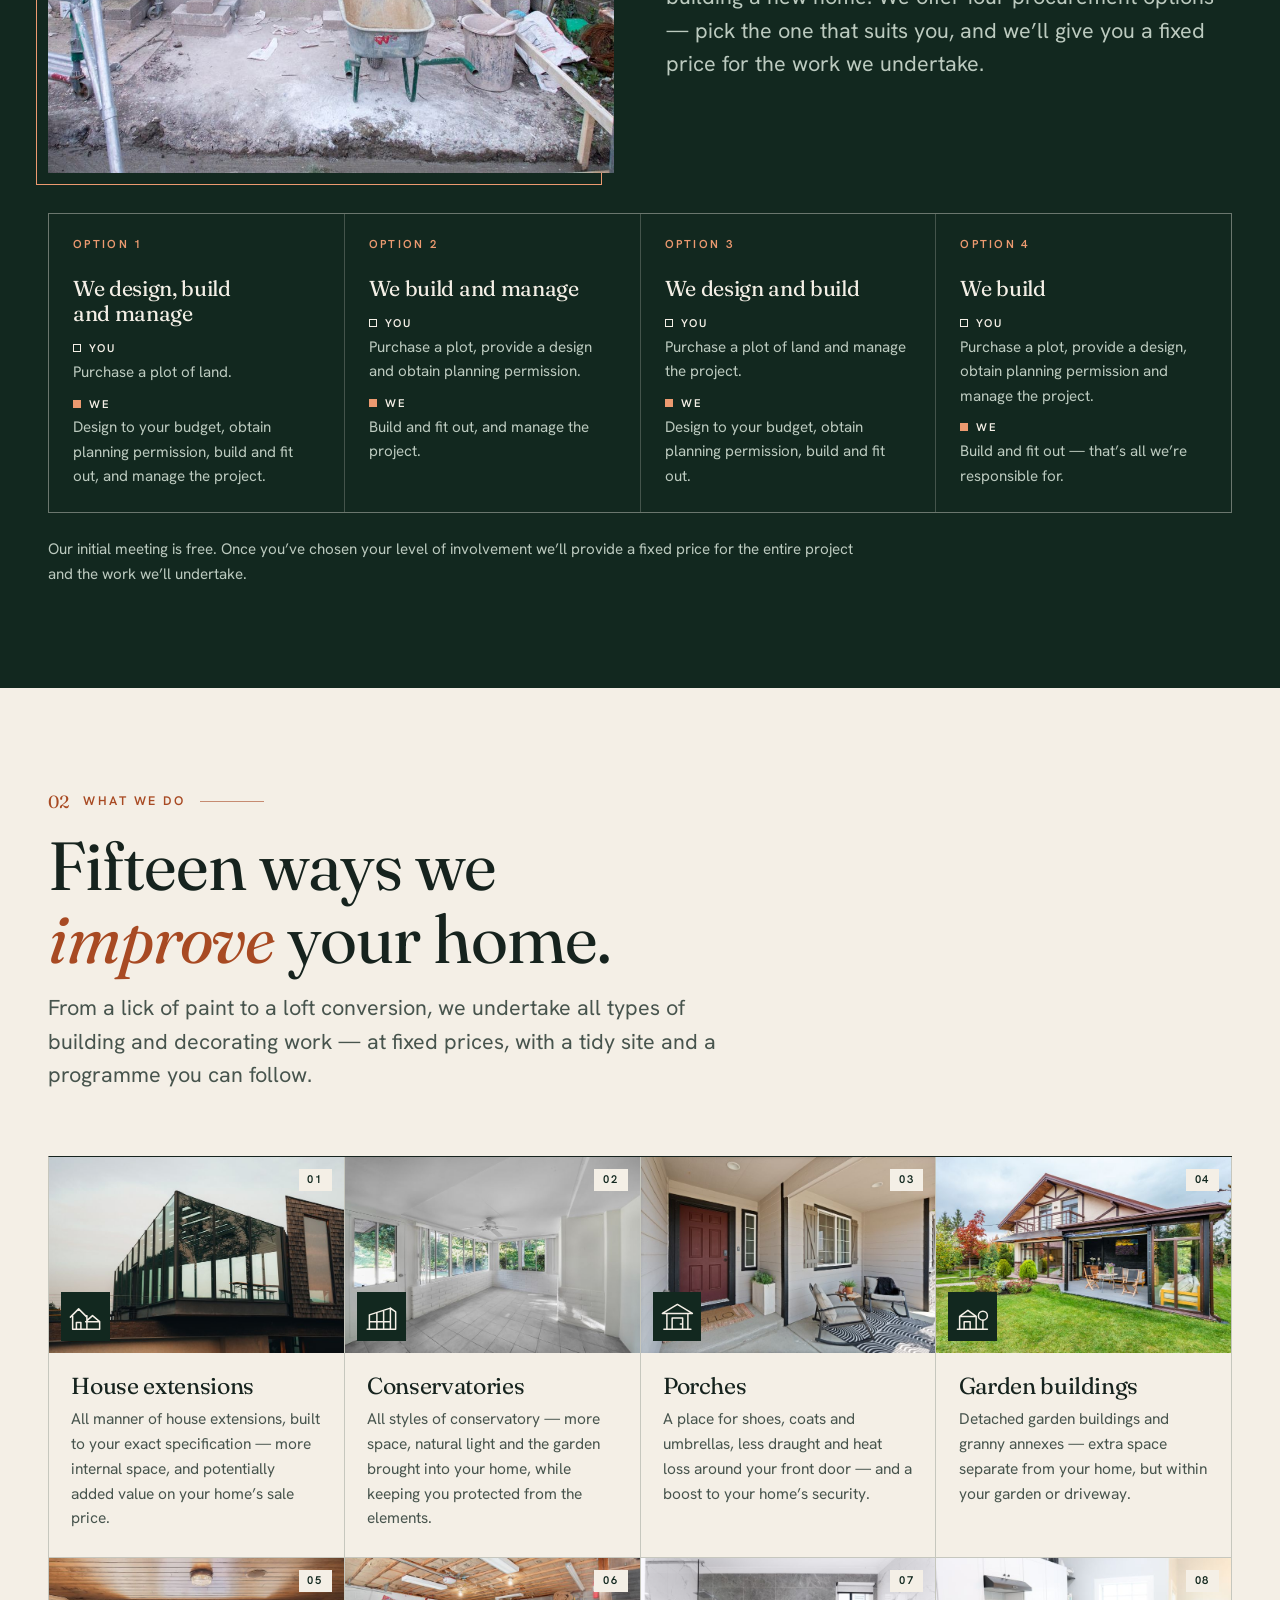
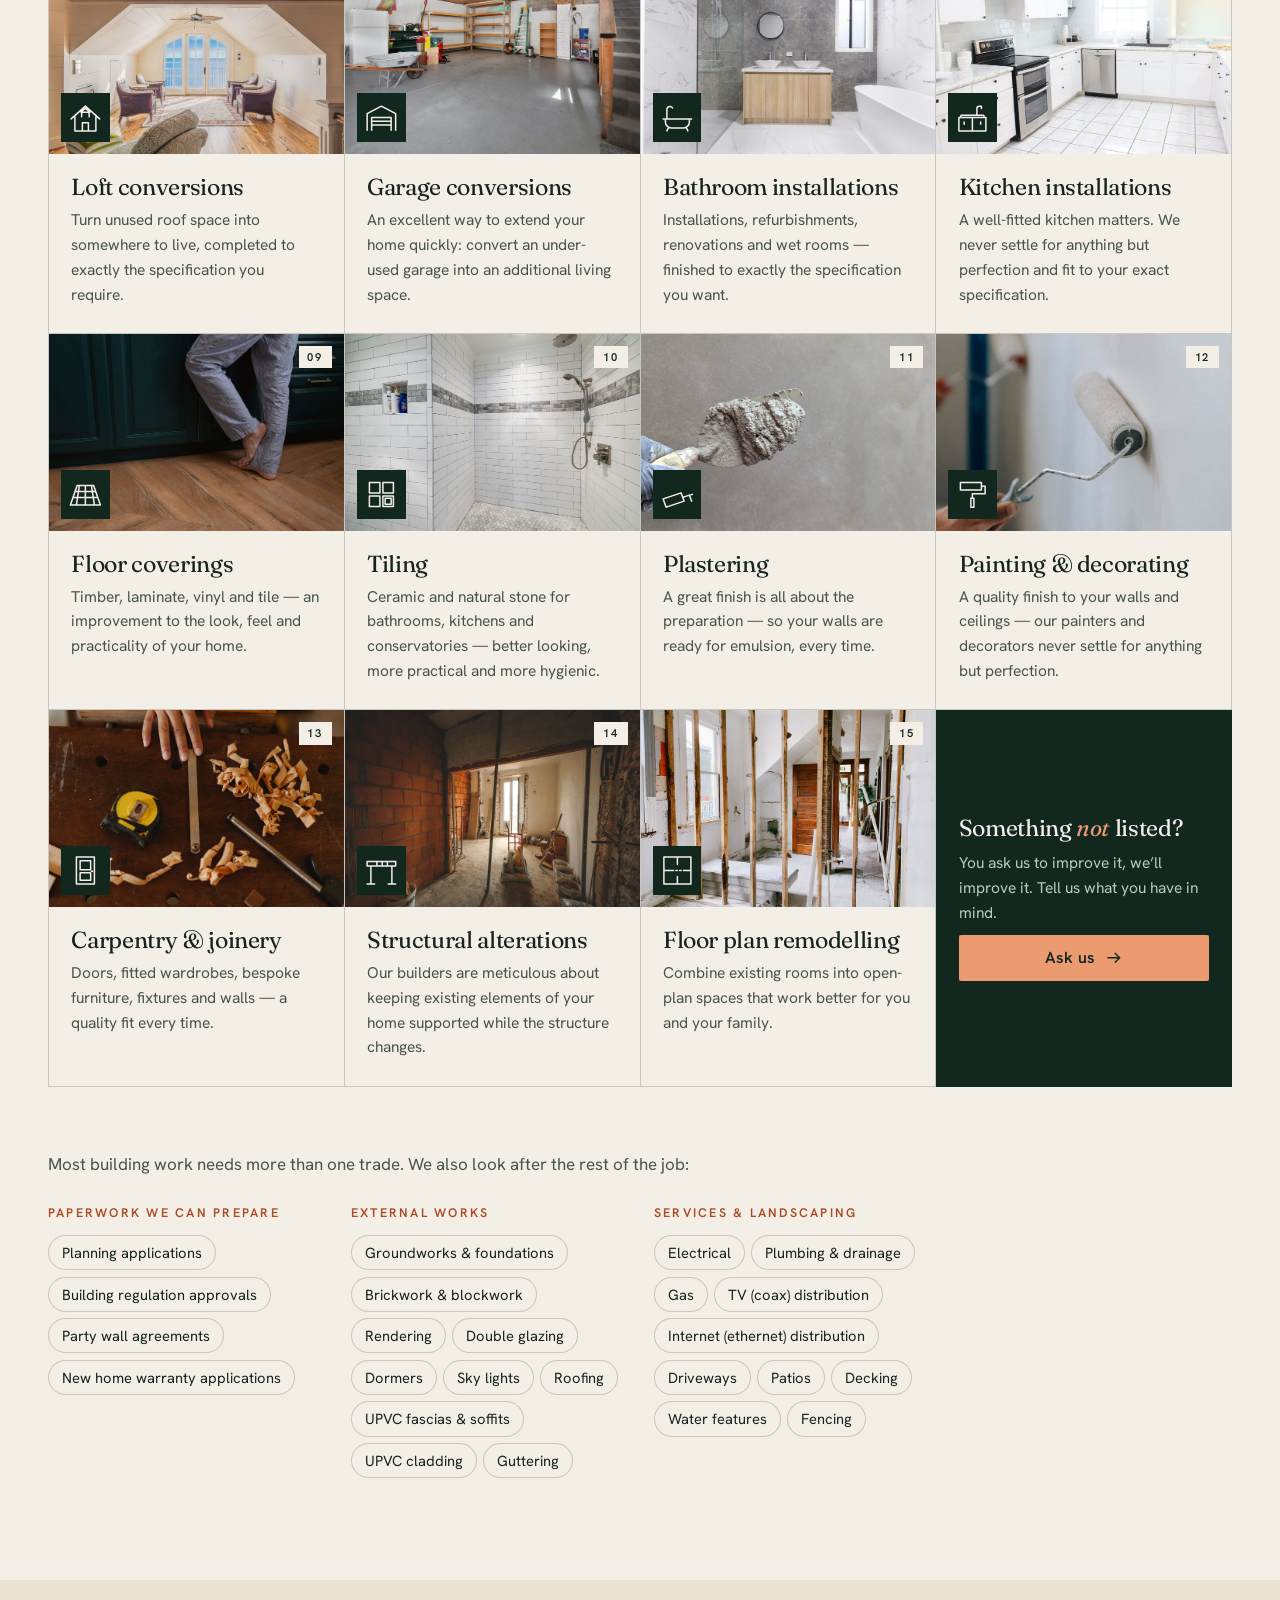
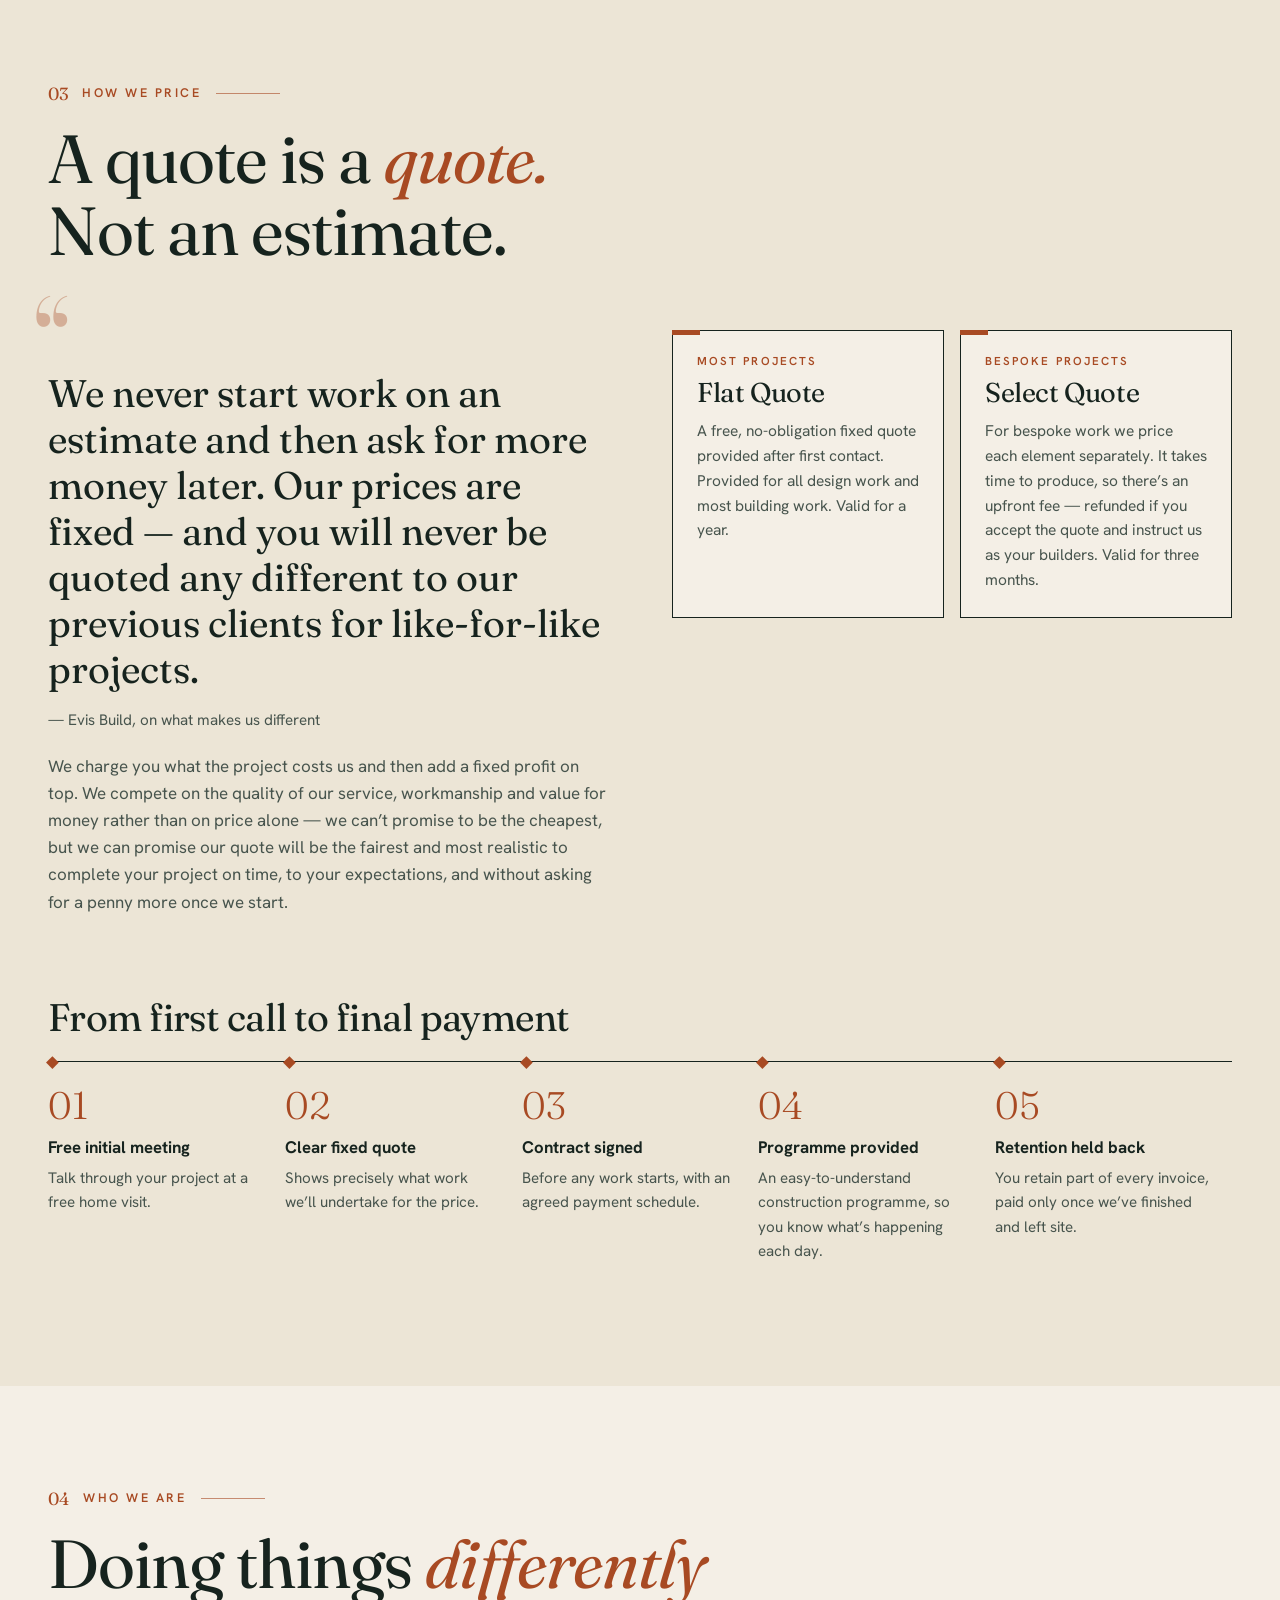
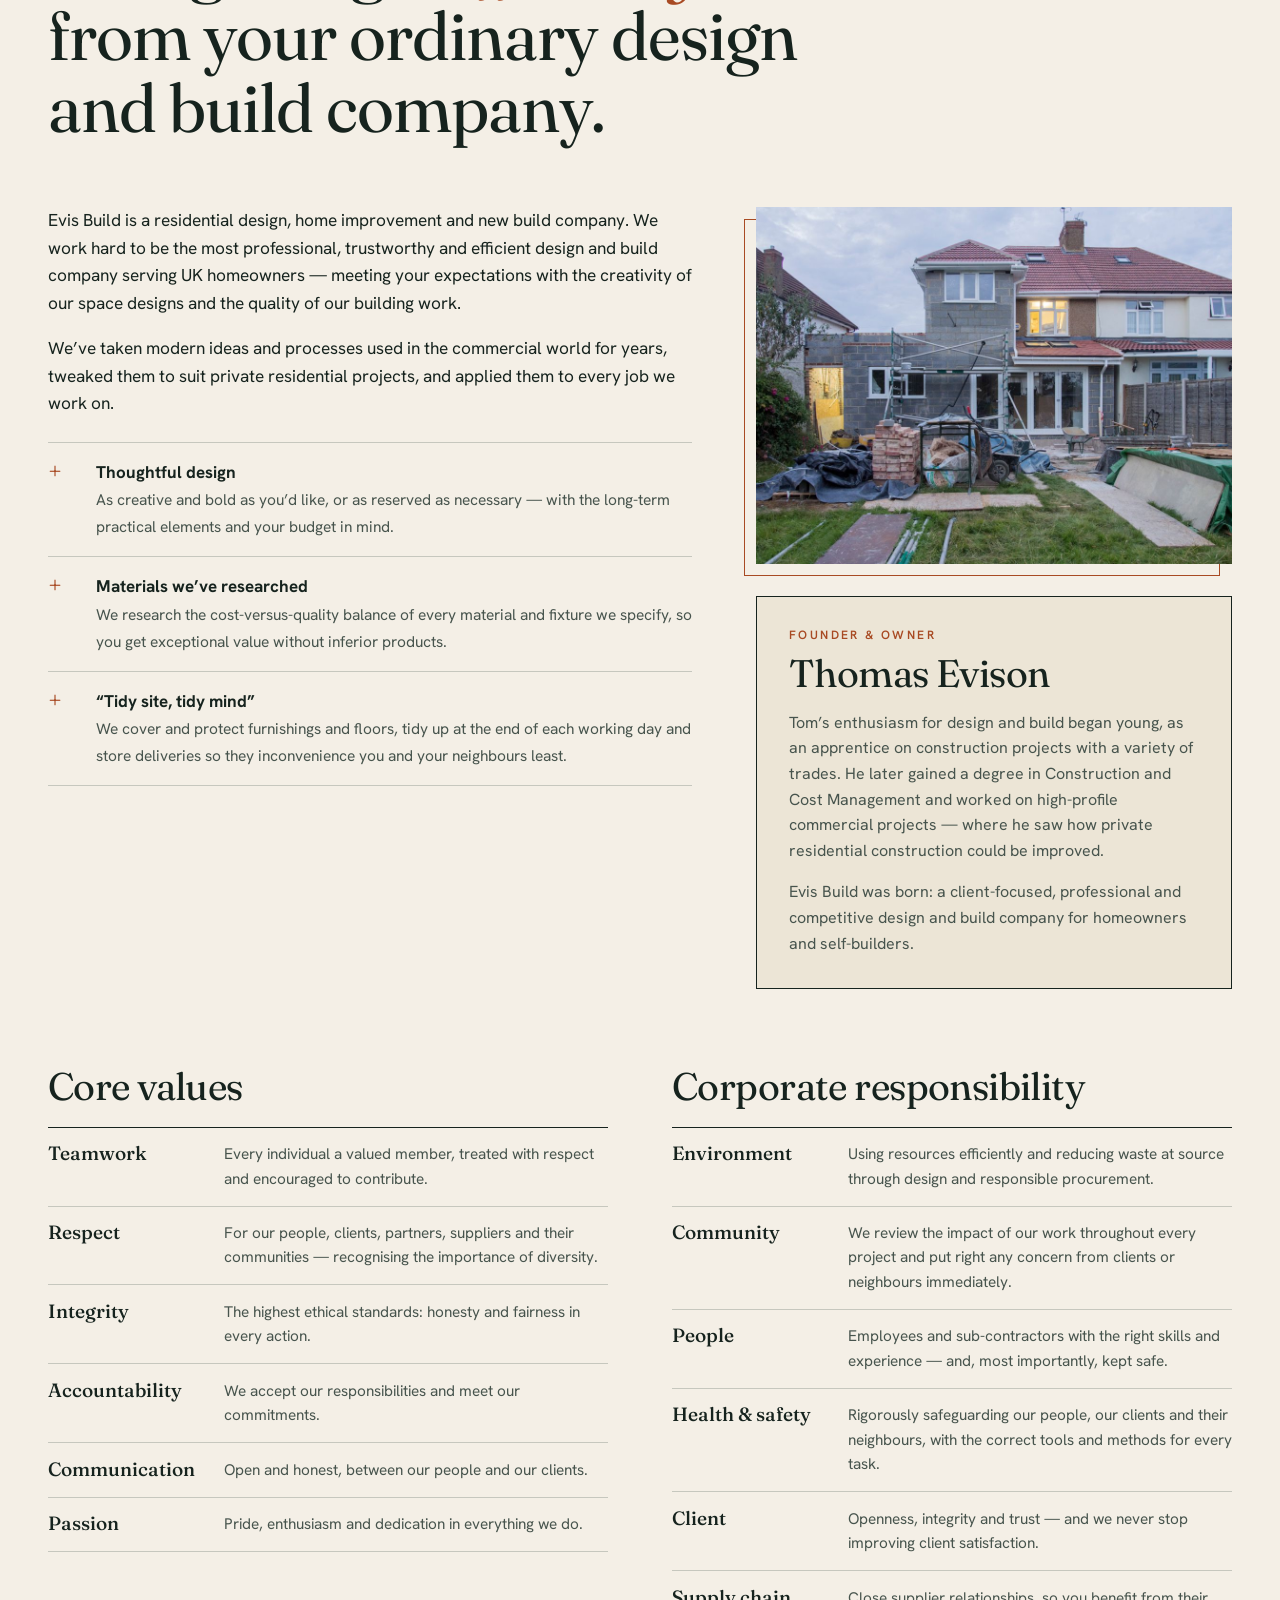
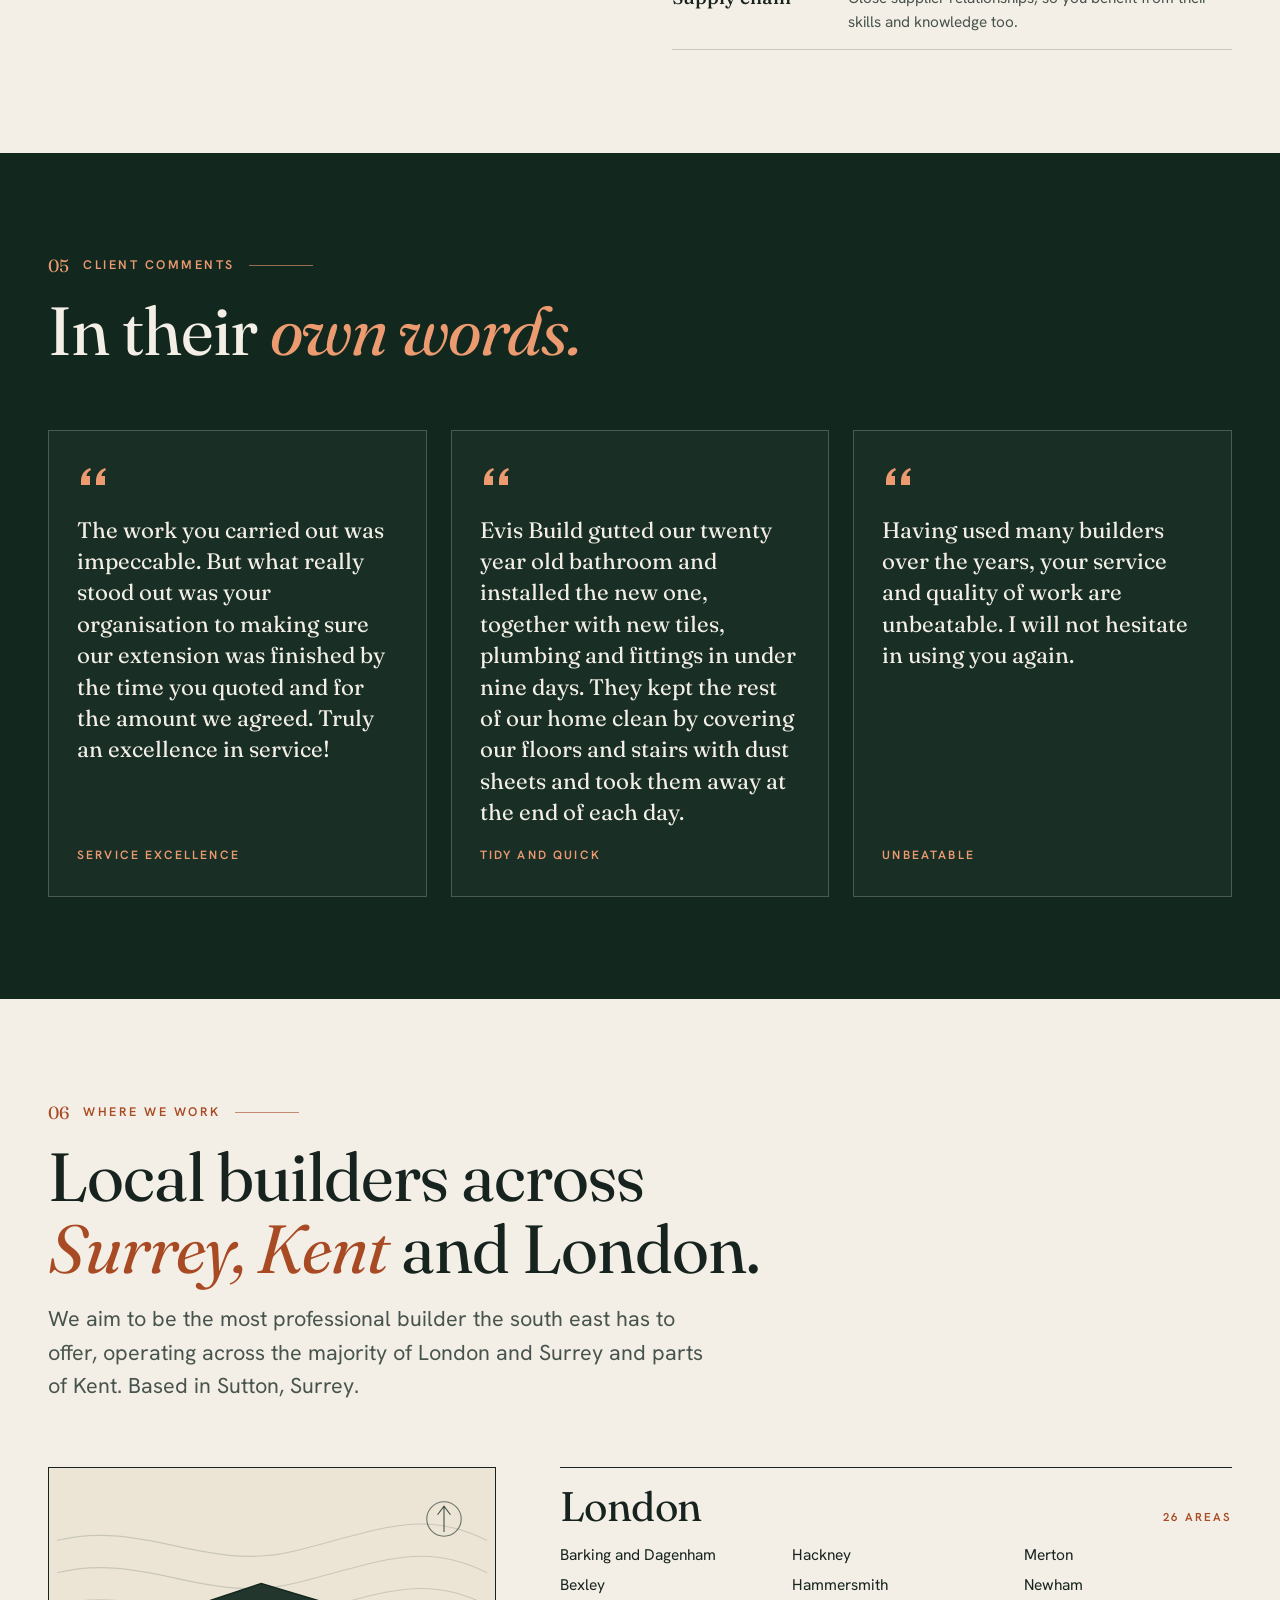
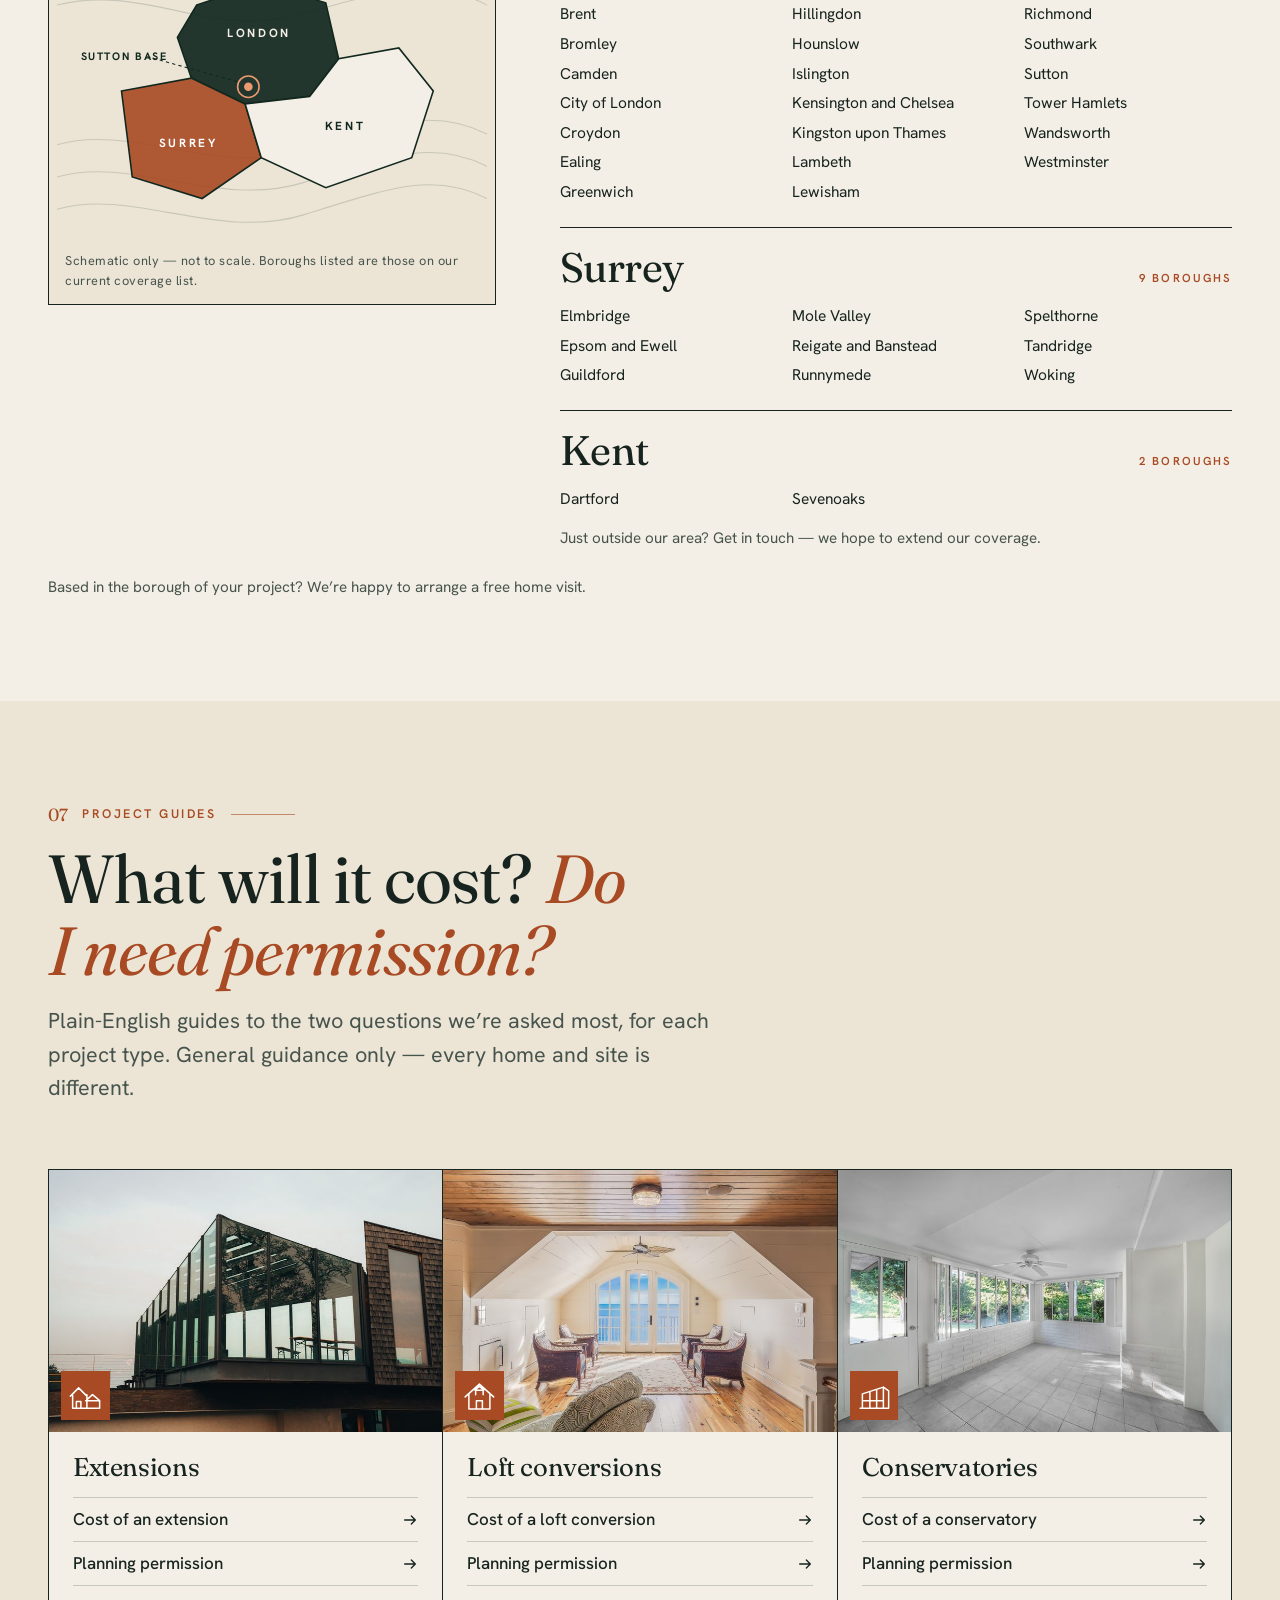
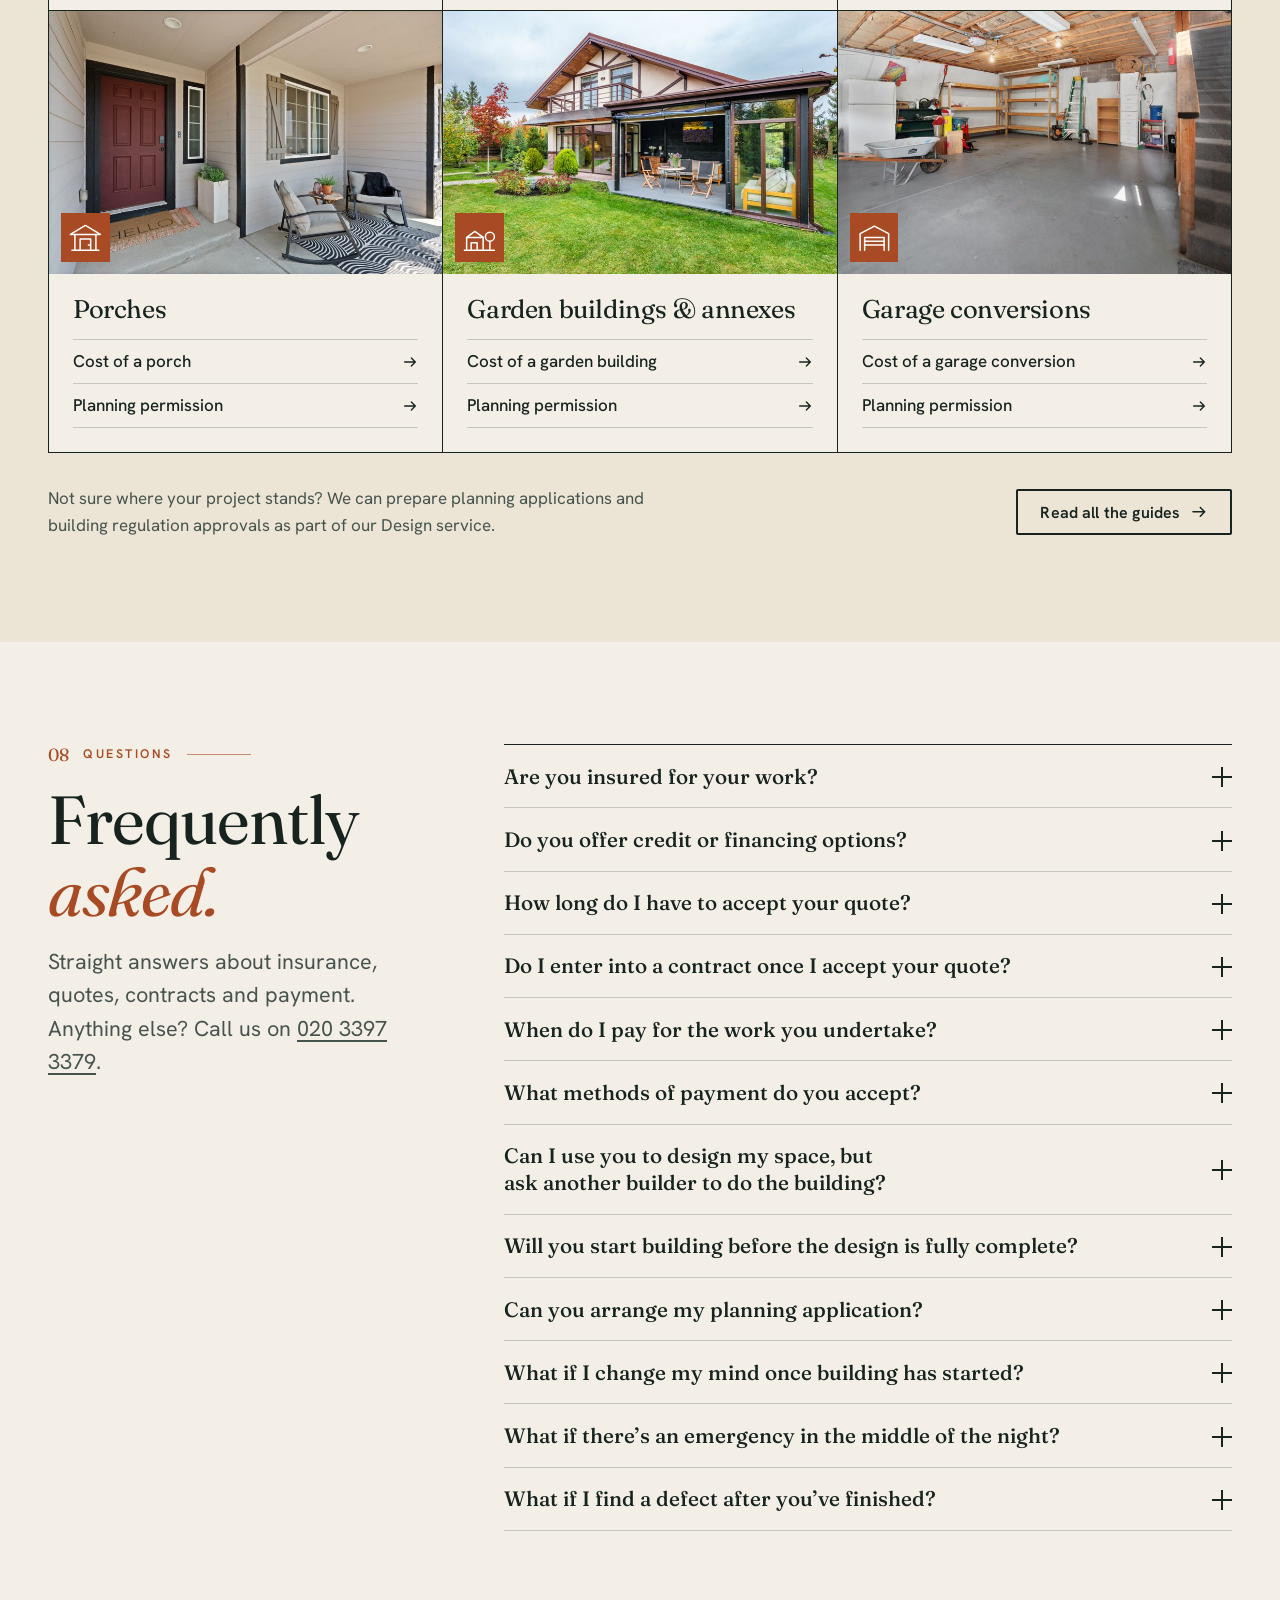
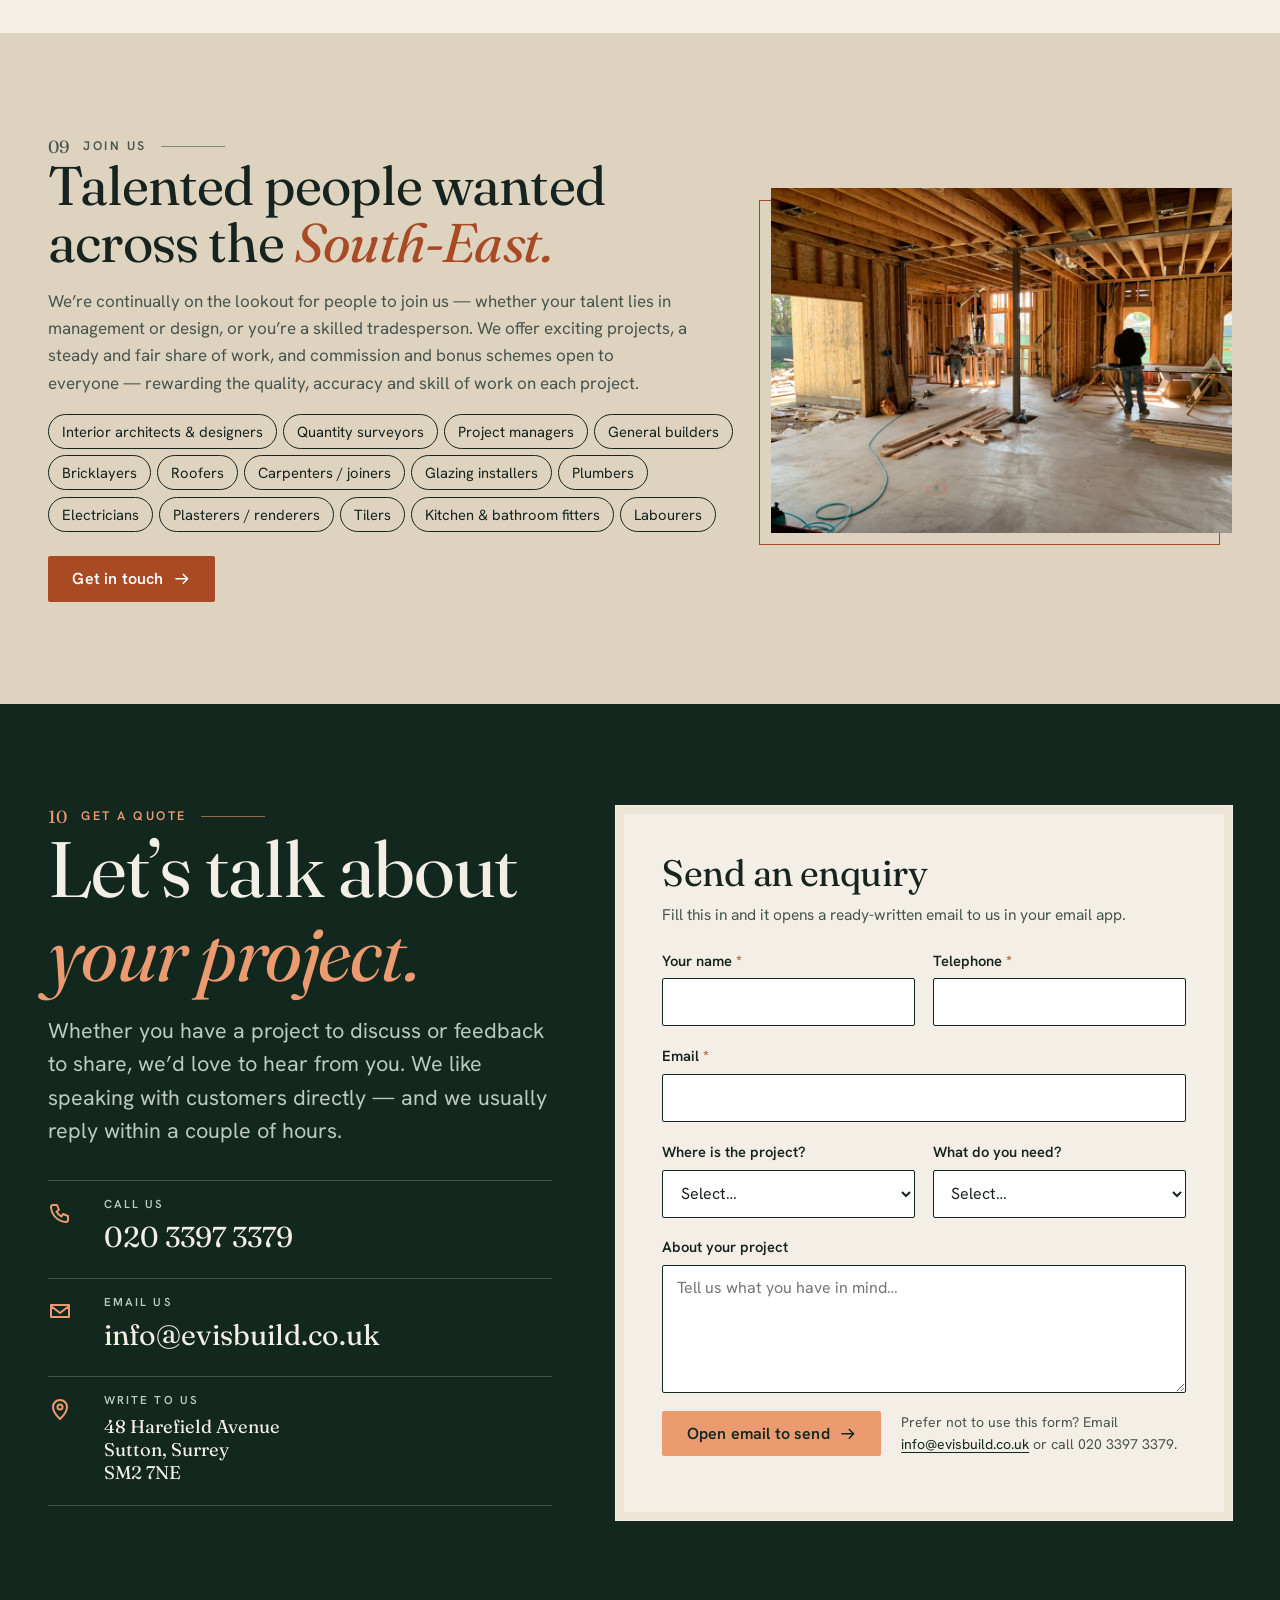
<file: evis-build/index.html>
<!DOCTYPE html>
<html lang="en-GB">
<head><meta name="robots" content="noindex,nofollow">
  <meta charset="utf-8">
  <meta name="viewport" content="width=device-width, initial-scale=1">
  <title>Evis Build | Builders in Surrey, Kent &amp; London — Design, Improve, Build</title>
  <meta name="description" content="Evis Build are local builders in Surrey, Kent and London: residential design, home improvement and new build — extensions, lofts, kitchens, bathrooms and more, at fixed prices that are never different to previous clients.">
  <meta name="theme-color" content="#12281f">
  <link rel="icon" href="assets/favicon.svg" type="image/svg+xml">
  <link rel="canonical" href="https://evisbuild.co.uk/">

  <meta property="og:type" content="website">
  <meta property="og:locale" content="en_GB">
  <meta property="og:site_name" content="Evis Build">
  <meta property="og:title" content="Evis Build — Builders in Surrey, Kent &amp; London">
  <meta property="og:description" content="Design it. Improve it. Build it. Fixed prices — never quoted any different to our previous clients for like-for-like projects.">
  <meta property="og:url" content="https://evisbuild.co.uk/">
  <meta property="og:image" content="assets/og-image.jpg">
  <meta name="twitter:card" content="summary_large_image">

  <link rel="preconnect" href="https://fonts.googleapis.com">
  <link rel="preconnect" href="https://fonts.gstatic.com" crossorigin>
  <link href="https://fonts.googleapis.com/css2?family=Fraunces:ital,opsz,wght@0,9..144,300..700;1,9..144,300..700&amp;family=Hanken+Grotesk:wght@400;500;600;700&amp;display=swap" rel="stylesheet">
  <link rel="stylesheet" href="style.css">

  <script>document.documentElement.classList.add('js');</script>

  <script type="application/ld+json">
  {
    "@context": "https://schema.org",
    "@type": "GeneralContractor",
    "name": "Evis Build",
    "url": "https://evisbuild.co.uk/",
    "description": "Local builders in Surrey, Kent and London specialising in residential design, home improvement and new build.",
    "telephone": "+44 20 3397 3379",
    "email": "info@evisbuild.co.uk",
    "founder": { "@type": "Person", "name": "Thomas Evison" },
    "address": {
      "@type": "PostalAddress",
      "streetAddress": "48 Harefield Avenue",
      "addressLocality": "Sutton",
      "addressRegion": "Surrey",
      "postalCode": "SM2 7NE",
      "addressCountry": "GB"
    },
    "areaServed": [
      { "@type": "AdministrativeArea", "name": "Surrey" },
      { "@type": "AdministrativeArea", "name": "Kent" },
      { "@type": "AdministrativeArea", "name": "London" }
    ],
    "knowsAbout": ["House extensions", "Conservatories", "Porches", "Garden buildings", "Loft conversions", "Garage conversions", "Bathroom installations", "Kitchen installations", "Floor coverings", "Tiling", "Plastering", "Painting and decorating", "Carpentry and joinery", "Structural alterations", "Floor plan remodelling", "Self-build"],
    "sameAs": ["https://www.facebook.com/evisbuild", "https://www.linkedin.com/company/evis-build"]
  }
  </script>
</head>
<body>
  <a class="skip-link" href="#main">Skip to main content</a>

  <!-- Icon sprite -->
  <svg width="0" height="0" style="position:absolute" aria-hidden="true" focusable="false">
    <defs>
      <symbol id="i-extension" viewBox="0 0 48 48" fill="none" stroke="currentColor" stroke-width="2" stroke-linecap="round" stroke-linejoin="round"><path d="M4 25 15 14l11 11M7 23v18h19V23M26 41h17V31H26M24.5 31l9-8 9.5 8M12 41V32h6v9"/></symbol>
      <symbol id="i-conservatory" viewBox="0 0 48 48" fill="none" stroke="currentColor" stroke-width="2" stroke-linecap="round" stroke-linejoin="round"><path d="M5 41h38M8 41V22l28-9v28M8 22l28-9M8 31h28M18 20v21M27 16v25M36 13l7 5v23"/></symbol>
      <symbol id="i-porch" viewBox="0 0 48 48" fill="none" stroke="currentColor" stroke-width="2" stroke-linecap="round" stroke-linejoin="round"><path d="M6 41h36M10 41V20M38 41V20M4 20 24 8l20 12ZM17 41V26h14v15M28 34h1.5"/></symbol>
      <symbol id="i-garden" viewBox="0 0 48 48" fill="none" stroke="currentColor" stroke-width="2" stroke-linecap="round" stroke-linejoin="round"><path d="M4 41h40M7 41V24l11-8 11 8v17M7 24h22M13 41V31h8v10M38 29v12"/><circle cx="38" cy="23" r="6"/></symbol>
      <symbol id="i-loft" viewBox="0 0 48 48" fill="none" stroke="currentColor" stroke-width="2" stroke-linecap="round" stroke-linejoin="round"><path d="M5 26 24 9l19 17M10 23v19h28V23M19 23v-6h10v6M18 17l6-5 6 5M20 31h8v11h-8z"/></symbol>
      <symbol id="i-garage" viewBox="0 0 48 48" fill="none" stroke="currentColor" stroke-width="2" stroke-linecap="round" stroke-linejoin="round"><path d="M5 41V19L24 9l19 10v22M11 41V24h26v17M11 29h26M11 34h26"/></symbol>
      <symbol id="i-bathroom" viewBox="0 0 48 48" fill="none" stroke="currentColor" stroke-width="2" stroke-linecap="round" stroke-linejoin="round"><path d="M5 26h38M8 26v4a8 8 0 0 0 8 8h16a8 8 0 0 0 8-8v-4M12 38l-2 4M36 38l2 4M10 26V13a4 4 0 0 1 7.5-1.5"/></symbol>
      <symbol id="i-kitchen" viewBox="0 0 48 48" fill="none" stroke="currentColor" stroke-width="2" stroke-linecap="round" stroke-linejoin="round"><path d="M6 24h36v18H6zM24 24v18M13 30v3M35 30v3M8 24l1-3h30l1 3M30 21V12a3 3 0 0 1 3-3h3M36 9v3"/></symbol>
      <symbol id="i-floor" viewBox="0 0 48 48" fill="none" stroke="currentColor" stroke-width="2" stroke-linecap="round" stroke-linejoin="round"><path d="M4 38 13 12h22l9 26ZM8 28h32M11 20h26M24 12v26M16 12 12 38M32 12l4 26"/></symbol>
      <symbol id="i-tiling" viewBox="0 0 48 48" fill="none" stroke="currentColor" stroke-width="2" stroke-linecap="round" stroke-linejoin="round"><path d="M8 8h14v14H8zM26 8h14v14H26zM8 26h14v14H8zM26 26h14v14H26zM29 29h8v8h-8z"/></symbol>
      <symbol id="i-plaster" viewBox="0 0 48 48" fill="none" stroke="currentColor" stroke-width="2" stroke-linecap="round" stroke-linejoin="round"><path d="M5 30 29 22l4 11-24 8zM31 28l9-3 3 8M41 25l3-1"/></symbol>
      <symbol id="i-paint" viewBox="0 0 48 48" fill="none" stroke="currentColor" stroke-width="2" stroke-linecap="round" stroke-linejoin="round"><path d="M8 8h28v10H8zM36 13h5v10H24v6M22 29h4v12h-4z"/></symbol>
      <symbol id="i-carpentry" viewBox="0 0 48 48" fill="none" stroke="currentColor" stroke-width="2" stroke-linecap="round" stroke-linejoin="round"><path d="M12 6h24v36H12zM17 11h14v12H17zM17 27h14v10H17zM32 25h1.5"/></symbol>
      <symbol id="i-structural" viewBox="0 0 48 48" fill="none" stroke="currentColor" stroke-width="2" stroke-linecap="round" stroke-linejoin="round"><path d="M5 12h38v6H5zM10 18v24M38 18v24M5 42h10M33 42h10M18 12v6M25 12v6M32 12v6"/></symbol>
      <symbol id="i-remodel" viewBox="0 0 48 48" fill="none" stroke="currentColor" stroke-width="2" stroke-linecap="round" stroke-linejoin="round"><path d="M6 6h36v36H6zM6 24h10M32 24h10M24 6v10M24 32v10"/><path d="M17 24h14" stroke-dasharray="2 3"/></symbol>
      <symbol id="i-phone" viewBox="0 0 24 24" fill="none" stroke="currentColor" stroke-width="2" stroke-linecap="round" stroke-linejoin="round"><path d="M5 4h4l2 5-2.5 1.5a11 11 0 0 0 5 5L15 13l5 2v4a2 2 0 0 1-2 2A16 16 0 0 1 3 6a2 2 0 0 1 2-2z"/></symbol>
      <symbol id="i-mail" viewBox="0 0 24 24" fill="none" stroke="currentColor" stroke-width="2" stroke-linecap="round" stroke-linejoin="round"><path d="M3 6h18v12H3zM3 7l9 7 9-7"/></symbol>
      <symbol id="i-pin" viewBox="0 0 24 24" fill="none" stroke="currentColor" stroke-width="2" stroke-linecap="round" stroke-linejoin="round"><path d="M12 22s7-6.5 7-12a7 7 0 0 0-14 0c0 5.5 7 12 7 12z"/><circle cx="12" cy="10" r="2.5"/></symbol>
      <symbol id="i-arrow" viewBox="0 0 24 24" fill="none" stroke="currentColor" stroke-width="2" stroke-linecap="round" stroke-linejoin="round"><path d="M4 12h16M14 6l6 6-6 6"/></symbol>
      <symbol id="i-check" viewBox="0 0 24 24" fill="none" stroke="currentColor" stroke-width="2.4" stroke-linecap="round" stroke-linejoin="round"><path d="M4 12.5 9.5 18 20 6"/></symbol>
      <symbol id="i-quote" viewBox="0 0 32 32" fill="currentColor"><path d="M4 18c0-6 3-11 9-13l1 2c-3 1.500-4.500 3.500-4.500 6H13v9H4zm15 0c0-6 3-11 9-13l1 2c-3 1.500-4.500 3.500-4.500 6H28v9h-9z"/></symbol>
    </defs>
  </svg>

  <header class="site-header" id="top"><meta name="robots" content="noindex,nofollow">
    <div class="wrap bar">
      <a class="brand" href="#top" aria-label="Evis Build — home">
        <svg class="brand-mark" viewBox="0 0 40 40" aria-hidden="true" focusable="false"><rect width="40" height="40" fill="currentColor"/><g fill="#f4efe6"><rect x="7" y="7" width="13" height="5"/><rect x="15" y="14" width="18" height="5"/><rect x="7" y="21" width="24" height="5"/></g><rect x="15" y="28" width="18" height="5" fill="#ec9a70"/></svg>
        <span class="brand-name">Evis Build<small>Surrey · Kent · London</small></span>
      </a>

      <nav class="nav" id="site-nav" aria-label="Primary">
        <ul>
          <li><a href="#approach">Approach</a></li>
          <li><a href="#services">Services</a></li>
          <li><a href="#pricing">Pricing</a></li>
          <li><a href="#areas">Areas</a></li>
          <li><a href="guides.html">Guides</a></li>
          <li><a href="#faq">FAQ</a></li>
          <li class="nav-phone"><a href="tel:+442033973379">020 3397 3379</a></li>
        </ul>
      </nav>

      <div class="bar-actions">
        <a class="hdr-phone" href="tel:+442033973379"><svg aria-hidden="true"><use href="#i-phone"/></svg><span>020 3397 3379</span></a>
        <a class="btn btn--primary btn--sm" href="#quote">Get a quote</a>
        <button class="menu-btn" type="button" aria-expanded="false" aria-controls="site-nav"><span class="bars" aria-hidden="true"><i></i></span><span>Menu</span></button>
      </div>
    </div>
  </header>

  <main id="main">

    <!-- HERO -->
    <section class="hero" aria-labelledby="hero-title">
      <div class="wrap hero-grid">
        <div class="hero-copy">
          <p class="eyebrow"><span>Local builders</span><i class="dot" aria-hidden="true"></i><span>Surrey</span><i class="dot" aria-hidden="true"></i><span>Kent</span><i class="dot" aria-hidden="true"></i><span>London</span></p>
          <h1 id="hero-title">Homes designed, improved and built <em>at a fixed price.</em></h1>
          <p class="hero-lede">We undertake all forms of design and build work — from renovations and refurbishments, extensions and conversions, to entire home remodelling projects and new home builds. Whatever the project, we do things properly. That’s what makes us different.</p>
          <div class="cta-row">
            <a class="btn btn--primary" href="#quote">Request a fixed-price quote <svg class="arrow" aria-hidden="true"><use href="#i-arrow"/></svg></a>
            <a class="btn btn--ghost" href="tel:+442033973379"><svg aria-hidden="true"><use href="#i-phone"/></svg> 020 3397 3379</a>
          </div>
          <ul class="hero-points">
            <li><svg aria-hidden="true"><use href="#i-check"/></svg> Free initial meeting</li>
            <li><svg aria-hidden="true"><use href="#i-check"/></svg> Contract before work starts</li>
            <li><svg aria-hidden="true"><use href="#i-check"/></svg> Tidy site, every day</li>
          </ul>
        </div>

        <figure class="drawing" style="margin:0">
          <div class="drawing-art">
            <img src="assets/hero-modern-glazed-extension.jpg" width="1100" height="880" alt="A contemporary two-storey home with a large glazed corner window, timber cladding and a clean white fascia against a blue sky" fetchpriority="high">
            <svg class="markup" viewBox="0 0 100 80" preserveAspectRatio="none" aria-hidden="true" focusable="false" fill="none" stroke="currentColor" stroke-width="1.5">
              <path class="d" vector-effect="non-scaling-stroke" d="M6 72H94M6 68.500V75.500M94 68.500V75.500" style="--d:.3s"/>
              <path class="d" vector-effect="non-scaling-stroke" d="M4 12V64M1 12H7M1 64H7" style="--d:.7s"/>
            </svg>
            <span class="pin fade" style="left:10%;bottom:12%;--d:1.6s">Design · Improve · Build</span>
            <span class="pin fade" style="right:6%;top:6%;--d:1.9s">Fixed price</span>
          </div>
          <figcaption class="titleblock">
            <div class="tb-main">
              <span class="tb-label">Our pledge</span>
              <p class="tb-title">Fixed prices — never different to previous clients.</p>
              <p>You will never be quoted any different to our previous clients for like-for-like projects. Once we start, we won’t ask for a penny more.</p>
            </div>
            <div class="tb-side"><span>Price</span><strong>Fixed</strong><span>Always</span></div>
          </figcaption>
        </figure>
      </div>
    </section>

    <!-- PROMISES -->
    <section class="promises" aria-labelledby="promises-title">
      <div class="wrap">
        <h2 id="promises-title" class="sr-only">Our six promises</h2>
        <div class="promise-grid">
          <article class="promise reveal">
            <div class="promise-img"><img src="assets/original-fixed-prices.jpg" width="850" height="300" loading="lazy" alt=""></div>
            <div class="promise-body"><h3><span>01</span> Fixed prices</h3><p>Our prices are fixed for all design, improvement and build work, and you will never be quoted any different to our previous clients for like-for-like projects.</p></div>
          </article>
          <article class="promise reveal" style="--rd:.08s">
            <div class="promise-img"><img src="assets/original-on-time.jpg" width="850" height="300" loading="lazy" alt=""></div>
            <div class="promise-body"><h3><span>02</span> On time</h3><p>We proactively manage every project to make sure it is completed on time.</p></div>
          </article>
          <article class="promise reveal" style="--rd:.16s">
            <div class="promise-img"><img src="assets/original-quality-value.jpg" width="850" height="300" loading="lazy" alt=""></div>
            <div class="promise-body"><h3><span>03</span> Quality and value</h3><p>We always use the best quality of material for the job whilst still providing value for money. We never specify or install an inferior material to cut our costs.</p></div>
          </article>
          <article class="promise reveal">
            <div class="promise-img"><img src="assets/original-tidy-workspace.jpg" width="850" height="300" loading="lazy" alt=""></div>
            <div class="promise-body"><h3><span>04</span> Tidy workspace</h3><p>We respect your home like we do our own, keeping our working area as tidy as we can and causing as little inconvenience as possible to you and your neighbours.</p></div>
          </article>
          <article class="promise reveal" style="--rd:.08s">
            <div class="promise-img"><img src="assets/original-pride.png" width="850" height="300" loading="lazy" alt=""></div>
            <div class="promise-body"><h3><span>05</span> Pride</h3><p>We take pride in everything we do and the way we go about it — and put as much effort into our next project as we did into our previous.</p></div>
          </article>
          <article class="promise reveal" style="--rd:.16s">
            <div class="promise-img"><img src="assets/original-professional.jpg" width="850" height="300" loading="lazy" alt=""></div>
            <div class="promise-body"><h3><span>06</span> Professional</h3><p>We act professionally in our conduct and approach to business. We want our services to meet your highest expectations — and even exceed them.</p></div>
          </article>
        </div>
      </div>
    </section>

    <!-- PROCESS -->
    <section class="section on-dark process" id="approach" aria-labelledby="approach-title">
      <div class="wrap">
        <header class="sec-head reveal"><meta name="robots" content="noindex,nofollow">
          <p class="sheet"><b>01</b> The Evis Build approach</p>
          <h2 id="approach-title" class="display">Design <em>→</em> Improve <em>→</em> Build.</h2>
          <p class="lede">Three services across the entire cycle of a project — from concept design, detailed design and planning applications, to cost control, construction and final fit-out. Use one, or all three.</p>
        </header>

        <div class="steps">
          <article class="step reveal">
            <div class="step-art art" aria-hidden="true">
              <svg viewBox="0 0 320 220" focusable="false">
                <path class="d" d="M30 30H290V190H30Z"/>
                <path class="d faint" style="--d:.3s" d="M36 36H284V184H36Z"/>
                <path class="d" style="--d:.5s" d="M170 36V96M170 144V184M36 118H100M130 118H170"/>
                <path class="d acc" style="--d:.9s" d="M170 96A48 48 0 0 1 218 144"/>
                <path class="d" style="--d:1.1s" d="M30 14H290M30 8V20M290 8V20"/>
                <path class="d acc" style="--d:1.4s" d="M236 150 292 94 304 106 248 162ZM236 150 232 166 248 162"/>
              </svg>
            </div>
            <p class="step-num"><b>1</b> Design</p>
            <h3>Interior architecture, <em>done properly.</em></h3>
            <p>Our expertise in interior architecture allows us to design your new space to suit you and your budget. Our input can be as little as selecting the finishes and fixtures for a new room, or as extensive as remodelling an entire floor plan and commissioning bespoke furniture.</p>
            <ul>
              <li>Fixed fee for design and space planning — never charged by the hour</li>
              <li>Planning applications and building regulation approvals</li>
              <li>Party wall agreements and new home warranty applications</li>
              <li>Bathrooms, kitchens, open-plan living, extensions, lofts and garages</li>
            </ul>
          </article>

          <article class="step reveal" style="--rd:.12s">
            <div class="step-art art" aria-hidden="true">
              <svg viewBox="0 0 320 220" focusable="false">
                <path class="d" d="M10 190H310"/>
                <path class="d" style="--d:.2s" d="M40 190V112H160V190M30 116 100 60 170 116"/>
                <path class="d" style="--d:.5s" d="M90 190V150H112V190M54 130h22v22H54zM130 130h22v22h-22z"/>
                <path class="d acc" style="--d:.9s" d="M160 190V135H290V190M152 135H298M180 150H270V182H180zM210 150V182M240 150V182"/>
                <path class="d" style="--d:1.3s" d="M40 206H160M160 206H290M40 200V212M160 200V212M290 200V212"/>
              </svg>
            </div>
            <p class="step-num"><b>2</b> Improve</p>
            <h3>Every home improvement, <em>covered.</em></h3>
            <p>Whether you’re wanting to improve or extend your home, we have you covered — from painting and decorating, installing a new kitchen or bathroom, building an extension or loft conversion, to remodelling your entire floor area.</p>
            <ul>
              <li>Extensions, conversions and new spaces</li>
              <li>Internal works, external works and services</li>
              <li>Hard landscaping — driveways, patios, decking and fencing</li>
              <li>A construction programme you can plan around</li>
            </ul>
            <a class="link-arrow" href="#services">See all services <svg class="arrow" width="16" height="16" aria-hidden="true"><use href="#i-arrow"/></svg></a>
          </article>

          <article class="step reveal" style="--rd:.24s">
            <div class="step-art art" aria-hidden="true">
              <svg viewBox="0 0 320 220" focusable="false">
                <path class="d" d="M50 190H270"/>
                <path class="d" style="--d:.2s" d="M80 190V100H240V190M66 104 160 40 254 104M200 70V46H220V86"/>
                <path class="d" style="--d:.6s" d="M142 190V140H178V190M100 120h28v28h-28zM192 120h28v28h-28zM114 120v28M100 134h28M206 120v28M192 134h28"/>
                <path class="d faint" style="--d:1s" d="M80 160H142M178 160H240M80 175H142M178 175H240M80 118H100M128 118H192M220 118H240"/>
                <path class="d acc" style="--d:1.3s" d="M270 32a18 18 0 1 0 .01 0M261 50l7 7 13-14"/>
              </svg>
            </div>
            <p class="step-num"><b>3</b> Build</p>
            <h3>Self-build, <em>from plot to fit-out.</em></h3>
            <p>If you’re embarking on a self-build or not sure how to go about building your dream home, our Build service is for you. We offer various levels of involvement — from designing, building and managing the entire project, to undertaking only the building work and final fit-out.</p>
            <ul>
              <li>Right level of project management, cost control and construction experience</li>
              <li>Work with any consultants you’ve already chosen</li>
              <li>We take on the key risks and remove as much stress as we can</li>
            </ul>
          </article>
        </div>

        <div class="options-head split split--photo-first reveal">
          <figure class="photo" style="margin-bottom:1rem">
            <img src="assets/build-scaffold-wheelbarrow.jpg" width="1000" height="750" loading="lazy" alt="Patio doors set into a new blockwork rear extension, with scaffold tower, wheelbarrow and building materials on site">
          </figure>
          <div>
            <p class="sheet"><b>—</b> Self-build, your way</p>
            <h3>Four ways to work with us.</h3>
            <p class="lede" style="max-width:none">Different people like different levels of involvement when building a new home. We offer four procurement options — pick the one that suits you, and we’ll give you a fixed price for the work we undertake.</p>
          </div>
        </div>

        <div class="options reveal">
          <article class="option">
            <p class="opt-n">Option 1</p>
            <h4>We design, build and manage</h4>
            <dl>
              <div class="you"><dt>You</dt><dd>Purchase a plot of land.</dd></div>
              <div class="we"><dt>We</dt><dd>Design to your budget, obtain planning permission, build and fit out, and manage the project.</dd></div>
            </dl>
          </article>
          <article class="option">
            <p class="opt-n">Option 2</p>
            <h4>We build and manage</h4>
            <dl>
              <div class="you"><dt>You</dt><dd>Purchase a plot, provide a design and obtain planning permission.</dd></div>
              <div class="we"><dt>We</dt><dd>Build and fit out, and manage the project.</dd></div>
            </dl>
          </article>
          <article class="option">
            <p class="opt-n">Option 3</p>
            <h4>We design and build</h4>
            <dl>
              <div class="you"><dt>You</dt><dd>Purchase a plot of land and manage the project.</dd></div>
              <div class="we"><dt>We</dt><dd>Design to your budget, obtain planning permission, build and fit out.</dd></div>
            </dl>
          </article>
          <article class="option">
            <p class="opt-n">Option 4</p>
            <h4>We build</h4>
            <dl>
              <div class="you"><dt>You</dt><dd>Purchase a plot, provide a design, obtain planning permission and manage the project.</dd></div>
              <div class="we"><dt>We</dt><dd>Build and fit out — that’s all we’re responsible for.</dd></div>
            </dl>
          </article>
        </div>
        <p class="fine">Our initial meeting is free. Once you’ve chosen your level of involvement we’ll provide a fixed price for the entire project and the work we’ll undertake.</p>
      </div>
    </section>

    <!-- SERVICES -->
    <section class="section" id="services" aria-labelledby="services-title">
      <div class="wrap">
        <header class="sec-head reveal"><meta name="robots" content="noindex,nofollow">
          <p class="sheet"><b>02</b> What we do</p>
          <h2 id="services-title" class="display">Fifteen ways we <em>improve</em> your home.</h2>
          <p class="lede">From a lick of paint to a loft conversion, we undertake all types of building and decorating work — at fixed prices, with a tidy site and a programme you can follow.</p>
        </header>

        <div class="svc-grid">
          <article class="svc reveal">
            <div class="svc-media"><img src="assets/svc-extension.jpg" width="760" height="507" loading="lazy" alt="Contemporary glazed house extension with a cantilevered glass box beside timber-shingle cladding"><svg class="ico" aria-hidden="true"><use href="#i-extension"/></svg><span class="n">01</span></div>
            <div class="svc-body"><h3>House extensions</h3><p>All manner of house extensions, built to your exact specification — more internal space, and potentially added value on your home’s sale price.</p></div>
          </article>
          <article class="svc reveal" style="--rd:.05s">
            <div class="svc-media"><img src="assets/svc-conservatory.jpg" width="760" height="507" loading="lazy" alt="Bright, empty conservatory-style sun room with windows on three sides and a tiled floor"><svg class="ico" aria-hidden="true"><use href="#i-conservatory"/></svg><span class="n">02</span></div>
            <div class="svc-body"><h3>Conservatories</h3><p>All styles of conservatory — more space, natural light and the garden brought into your home, while keeping you protected from the elements.</p></div>
          </article>
          <article class="svc reveal" style="--rd:.1s">
            <div class="svc-media"><img src="assets/svc-porch.jpg" width="760" height="507" loading="lazy" alt="Covered front porch with a deep red front door, two chairs and a doormat"><svg class="ico" aria-hidden="true"><use href="#i-porch"/></svg><span class="n">03</span></div>
            <div class="svc-body"><h3>Porches</h3><p>A place for shoes, coats and umbrellas, less draught and heat loss around your front door — and a boost to your home’s security.</p></div>
          </article>
          <article class="svc reveal" style="--rd:.15s">
            <div class="svc-media"><img src="assets/svc-garden-building.jpg" width="760" height="507" loading="lazy" alt="Detached garden building with a covered, glazed seating area opening onto a lawn"><svg class="ico" aria-hidden="true"><use href="#i-garden"/></svg><span class="n">04</span></div>
            <div class="svc-body"><h3>Garden buildings</h3><p>Detached garden buildings and granny annexes — extra space separate from your home, but within your garden or driveway.</p></div>
          </article>
          <article class="svc reveal">
            <div class="svc-media"><img src="assets/svc-loft-conversion.jpg" width="760" height="507" loading="lazy" alt="Light loft room with sloping ceilings, timber floor and arched glazed doors"><svg class="ico" aria-hidden="true"><use href="#i-loft"/></svg><span class="n">05</span></div>
            <div class="svc-body"><h3>Loft conversions</h3><p>Turn unused roof space into somewhere to live, completed to exactly the specification you require.</p></div>
          </article>
          <article class="svc reveal" style="--rd:.05s">
            <div class="svc-media"><img src="assets/svc-garage-conversion.jpg" width="760" height="507" loading="lazy" alt="Large empty garage interior with timber shelving, ready to be converted to living space"><svg class="ico" aria-hidden="true"><use href="#i-garage"/></svg><span class="n">06</span></div>
            <div class="svc-body"><h3>Garage conversions</h3><p>An excellent way to extend your home quickly: convert an under-used garage into an additional living space.</p></div>
          </article>
          <article class="svc reveal" style="--rd:.1s">
            <div class="svc-media"><img src="assets/svc-bathroom.jpg" width="760" height="507" loading="lazy" alt="Modern bathroom with grey tiled wall, twin basins on a timber vanity, walk-in shower and freestanding bath"><svg class="ico" aria-hidden="true"><use href="#i-bathroom"/></svg><span class="n">07</span></div>
            <div class="svc-body"><h3>Bathroom installations</h3><p>Installations, refurbishments, renovations and wet rooms — finished to exactly the specification you want.</p></div>
          </article>
          <article class="svc reveal" style="--rd:.15s">
            <div class="svc-media"><img src="assets/svc-kitchen.jpg" width="760" height="507" loading="lazy" alt="Bright fitted kitchen with white cabinets, double oven and tiled floor"><svg class="ico" aria-hidden="true"><use href="#i-kitchen"/></svg><span class="n">08</span></div>
            <div class="svc-body"><h3>Kitchen installations</h3><p>A well-fitted kitchen matters. We never settle for anything but perfection and fit to your exact specification.</p></div>
          </article>
          <article class="svc reveal">
            <div class="svc-media"><img src="assets/svc-floor-coverings.jpg" width="760" height="507" loading="lazy" alt="Bare feet on a warm herringbone wood-effect floor beside dark green cabinets"><svg class="ico" aria-hidden="true"><use href="#i-floor"/></svg><span class="n">09</span></div>
            <div class="svc-body"><h3>Floor coverings</h3><p>Timber, laminate, vinyl and tile — an improvement to the look, feel and practicality of your home.</p></div>
          </article>
          <article class="svc reveal" style="--rd:.05s">
            <div class="svc-media"><img src="assets/svc-tiling.jpg" width="760" height="507" loading="lazy" alt="Walk-in shower tiled in white metro tiles with a grey mosaic border"><svg class="ico" aria-hidden="true"><use href="#i-tiling"/></svg><span class="n">10</span></div>
            <div class="svc-body"><h3>Tiling</h3><p>Ceramic and natural stone for bathrooms, kitchens and conservatories — better looking, more practical and more hygienic.</p></div>
          </article>
          <article class="svc reveal" style="--rd:.1s">
            <div class="svc-media"><img src="assets/svc-plastering.jpg" width="760" height="507" loading="lazy" alt="Gloved hand holding a plasterer’s trowel loaded with plaster against a grey wall"><svg class="ico" aria-hidden="true"><use href="#i-plaster"/></svg><span class="n">11</span></div>
            <div class="svc-body"><h3>Plastering</h3><p>A great finish is all about the preparation — so your walls are ready for emulsion, every time.</p></div>
          </article>
          <article class="svc reveal" style="--rd:.15s">
            <div class="svc-media"><img src="assets/svc-painting-decorating.jpg" width="760" height="507" loading="lazy" alt="Paint roller applying white paint to a wall"><svg class="ico" aria-hidden="true"><use href="#i-paint"/></svg><span class="n">12</span></div>
            <div class="svc-body"><h3>Painting &amp; decorating</h3><p>A quality finish to your walls and ceilings — our painters and decorators never settle for anything but perfection.</p></div>
          </article>
          <article class="svc reveal">
            <div class="svc-media"><img src="assets/svc-carpentry-joinery.jpg" width="760" height="507" loading="lazy" alt="Carpenter’s workbench with wood shavings, a tape measure and hand tools"><svg class="ico" aria-hidden="true"><use href="#i-carpentry"/></svg><span class="n">13</span></div>
            <div class="svc-body"><h3>Carpentry &amp; joinery</h3><p>Doors, fitted wardrobes, bespoke furniture, fixtures and walls — a quality fit every time.</p></div>
          </article>
          <article class="svc reveal" style="--rd:.05s">
            <div class="svc-media"><img src="assets/svc-structural-alterations.jpg" width="760" height="507" loading="lazy" alt="A wide new opening cut through a brick wall, supported by a temporary prop, with a doorway visible beyond"><svg class="ico" aria-hidden="true"><use href="#i-structural"/></svg><span class="n">14</span></div>
            <div class="svc-body"><h3>Structural alterations</h3><p>Our builders are meticulous about keeping existing elements of your home supported while the structure changes.</p></div>
          </article>
          <article class="svc reveal" style="--rd:.1s">
            <div class="svc-media"><img src="assets/svc-floor-plan-remodelling.jpg" width="760" height="507" loading="lazy" alt="Interior with stud walls stripped back to timber framing during a floor plan remodel"><svg class="ico" aria-hidden="true"><use href="#i-remodel"/></svg><span class="n">15</span></div>
            <div class="svc-body"><h3>Floor plan remodelling</h3><p>Combine existing rooms into open-plan spaces that work better for you and your family.</p></div>
          </article>
          <article class="svc svc--cta reveal on-dark" style="--rd:.15s">
            <h3>Something <em>not</em> listed?</h3>
            <p>You ask us to improve it, we’ll improve it. Tell us what you have in mind.</p>
            <a class="btn btn--primary" href="#quote">Ask us <svg class="arrow" aria-hidden="true"><use href="#i-arrow"/></svg></a>
          </article>
        </div>

        <div class="also">
          <p class="also-intro reveal">Most building work needs more than one trade. We also look after the rest of the job:</p>
          <div class="reveal">
            <h3>Paperwork we can prepare</h3>
            <ul class="chips"><li>Planning applications</li><li>Building regulation approvals</li><li>Party wall agreements</li><li>New home warranty applications</li></ul>
          </div>
          <div class="reveal">
            <h3>External works</h3>
            <ul class="chips"><li>Groundworks &amp; foundations</li><li>Brickwork &amp; blockwork</li><li>Rendering</li><li>Double glazing</li><li>Dormers</li><li>Sky lights</li><li>Roofing</li><li>UPVC fascias &amp; soffits</li><li>UPVC cladding</li><li>Guttering</li></ul>
          </div>
          <div class="reveal">
            <h3>Services &amp; landscaping</h3>
            <ul class="chips"><li>Electrical</li><li>Plumbing &amp; drainage</li><li>Gas</li><li>TV (coax) distribution</li><li>Internet (ethernet) distribution</li><li>Driveways</li><li>Patios</li><li>Decking</li><li>Water features</li><li>Fencing</li></ul>
          </div>
        </div>
      </div>
    </section>

    <!-- PRICING -->
    <section class="section section--alt" id="pricing" aria-labelledby="pricing-title">
      <div class="wrap">
        <header class="sec-head reveal"><meta name="robots" content="noindex,nofollow">
          <p class="sheet"><b>03</b> How we price</p>
          <h2 id="pricing-title" class="display">A quote is a <em>quote.</em> Not an estimate.</h2>
        </header>

        <div class="price-grid">
          <div class="reveal">
            <blockquote class="pledge-quote">
              <p>We never start work on an estimate and then ask for more money later. Our prices are fixed — and you will never be quoted any different to our previous clients for like-for-like projects.</p>
              <footer>— Evis Build, on what makes us different</footer>
            </blockquote>
            <p>We charge you what the project costs us and then add a fixed profit on top. We compete on the quality of our service, workmanship and value for money rather than on price alone — we can’t promise to be the cheapest, but we can promise our quote will be the fairest and most realistic to complete your project on time, to your expectations, and without asking for a penny more once we start.</p>
          </div>

          <div class="quotes reveal" style="--rd:.1s">
            <article class="qcard">
              <span class="tag">Most projects</span>
              <h3>Flat Quote</h3>
              <p>A free, no-obligation fixed quote provided after first contact. Provided for all design work and most building work. Valid for a year.</p>
            </article>
            <article class="qcard">
              <span class="tag">Bespoke projects</span>
              <h3>Select Quote</h3>
              <p>For bespoke work we price each element separately. It takes time to produce, so there’s an upfront fee — refunded if you accept the quote and instruct us as your builders. Valid for three months.</p>
            </article>
          </div>
        </div>

        <div class="timeline reveal">
          <h3>From first call to final payment</h3>
          <ol class="tl">
            <li><strong>Free initial meeting</strong><span>Talk through your project at a free home visit.</span></li>
            <li><strong>Clear fixed quote</strong><span>Shows precisely what work we’ll undertake for the price.</span></li>
            <li><strong>Contract signed</strong><span>Before any work starts, with an agreed payment schedule.</span></li>
            <li><strong>Programme provided</strong><span>An easy-to-understand construction programme, so you know what’s happening each day.</span></li>
            <li><strong>Retention held back</strong><span>You retain part of every invoice, paid only once we’ve finished and left site.</span></li>
          </ol>
        </div>
      </div>
    </section>

    <!-- ABOUT -->
    <section class="section" id="about" aria-labelledby="about-title">
      <div class="wrap">
        <header class="sec-head reveal"><meta name="robots" content="noindex,nofollow">
          <p class="sheet"><b>04</b> Who we are</p>
          <h2 id="about-title" class="display">Doing things <em>differently</em> from your ordinary design and build company.</h2>
        </header>

        <div class="about-grid">
          <div class="reveal">
            <p>Evis Build is a residential design, home improvement and new build company. We work hard to be the most professional, trustworthy and efficient design and build company serving UK homeowners — meeting your expectations with the creativity of our space designs and the quality of our building work.</p>
            <p>We’ve taken modern ideas and processes used in the commercial world for years, tweaked them to suit private residential projects, and applied them to every job we work on.</p>
            <ul class="diff">
              <li><div><strong>Thoughtful design</strong><span>As creative and bold as you’d like, or as reserved as necessary — with the long-term practical elements and your budget in mind.</span></div></li>
              <li><div><strong>Materials we’ve researched</strong><span>We research the cost-versus-quality balance of every material and fixture we specify, so you get exceptional value without inferior products.</span></div></li>
              <li><div><strong>“Tidy site, tidy mind”</strong><span>We cover and protect furnishings and floors, tidy up at the end of each working day and store deliveries so they inconvenience you and your neighbours least.</span></div></li>
            </ul>
          </div>

          <div class="reveal" style="--rd:.1s">
            <figure class="photo" style="margin-bottom:2rem">
              <img src="assets/about-rear-extension-build.jpg" width="1000" height="750" loading="lazy" alt="Rear of a brick semi-detached house with a new blockwork extension and scaffold under construction">
            </figure>
            <div class="founder">
              <p class="role">Founder &amp; owner</p>
              <h3>Thomas Evison</h3>
              <p>Tom’s enthusiasm for design and build began young, as an apprentice on construction projects with a variety of trades. He later gained a degree in Construction and Cost Management and worked on high-profile commercial projects — where he saw how private residential construction could be improved.</p>
              <p>Evis Build was born: a client-focused, professional and competitive design and build company for homeowners and self-builders.</p>
            </div>
          </div>
        </div>

        <div class="principles">
          <div class="reveal">
            <h3>Core values</h3>
            <ul class="vlist">
              <li><strong>Teamwork</strong><span>Every individual a valued member, treated with respect and encouraged to contribute.</span></li>
              <li><strong>Respect</strong><span>For our people, clients, partners, suppliers and their communities — recognising the importance of diversity.</span></li>
              <li><strong>Integrity</strong><span>The highest ethical standards: honesty and fairness in every action.</span></li>
              <li><strong>Accountability</strong><span>We accept our responsibilities and meet our commitments.</span></li>
              <li><strong>Communication</strong><span>Open and honest, between our people and our clients.</span></li>
              <li><strong>Passion</strong><span>Pride, enthusiasm and dedication in everything we do.</span></li>
            </ul>
          </div>
          <div class="reveal" style="--rd:.1s">
            <h3>Corporate responsibility</h3>
            <ul class="vlist">
              <li><strong>Environment</strong><span>Using resources efficiently and reducing waste at source through design and responsible procurement.</span></li>
              <li><strong>Community</strong><span>We review the impact of our work throughout every project and put right any concern from clients or neighbours immediately.</span></li>
              <li><strong>People</strong><span>Employees and sub-contractors with the right skills and experience — and, most importantly, kept safe.</span></li>
              <li><strong>Health &amp; safety</strong><span>Rigorously safeguarding our people, our clients and their neighbours, with the correct tools and methods for every task.</span></li>
              <li><strong>Client</strong><span>Openness, integrity and trust — and we never stop improving client satisfaction.</span></li>
              <li><strong>Supply chain</strong><span>Close supplier relationships, so you benefit from their skills and knowledge too.</span></li>
            </ul>
          </div>
        </div>
      </div>
    </section>

    <!-- TESTIMONIALS -->
    <section class="section on-dark" aria-labelledby="t-title">
      <div class="wrap">
        <header class="sec-head reveal"><meta name="robots" content="noindex,nofollow">
          <p class="sheet"><b>05</b> Client comments</p>
          <h2 id="t-title" class="display">In their <em>own words.</em></h2>
        </header>
        <div class="t-grid">
          <figure class="t-card reveal">
            <svg class="mark" aria-hidden="true"><use href="#i-quote"/></svg>
            <blockquote>The work you carried out was impeccable. But what really stood out was your organisation to making sure our extension was finished by the time you quoted and for the amount we agreed. Truly an excellence in service!</blockquote>
            <figcaption>Service excellence</figcaption>
          </figure>
          <figure class="t-card reveal" style="--rd:.1s">
            <svg class="mark" aria-hidden="true"><use href="#i-quote"/></svg>
            <blockquote>Evis Build gutted our twenty year old bathroom and installed the new one, together with new tiles, plumbing and fittings in under nine days. They kept the rest of our home clean by covering our floors and stairs with dust sheets and took them away at the end of each day.</blockquote>
            <figcaption>Tidy and quick</figcaption>
          </figure>
          <figure class="t-card reveal" style="--rd:.2s">
            <svg class="mark" aria-hidden="true"><use href="#i-quote"/></svg>
            <blockquote>Having used many builders over the years, your service and quality of work are unbeatable. I will not hesitate in using you again.</blockquote>
            <figcaption>Unbeatable</figcaption>
          </figure>
        </div>
      </div>
    </section>

    <!-- AREAS -->
    <section class="section" id="areas" aria-labelledby="areas-title">
      <div class="wrap">
        <header class="sec-head reveal"><meta name="robots" content="noindex,nofollow">
          <p class="sheet"><b>06</b> Where we work</p>
          <h2 id="areas-title" class="display">Local builders across <em>Surrey, Kent</em> and London.</h2>
          <p class="lede">We aim to be the most professional builder the south east has to offer, operating across the majority of London and Surrey and parts of Kent. Based in Sutton, Surrey.</p>
        </header>

        <div class="areas-grid">
          <figure class="map reveal" style="margin:0">
            <svg viewBox="0 0 400 340" role="img" aria-label="Schematic map showing Evis Build’s three areas — London, Surrey and Kent — with the Sutton base marked">
              <rect width="400" height="340" fill="#ece5d6"/>
              <g fill="none" stroke="#12281f" stroke-opacity=".16" stroke-width="1">
                <path d="M0 60C80 40 140 90 220 70S340 30 400 60"/><path d="M0 90C80 70 140 120 220 100S340 60 400 90"/><path d="M0 120C80 100 140 150 220 130S340 90 400 120"/>
                <path d="M0 250C70 230 150 280 230 255S350 215 400 240"/><path d="M0 280C70 260 150 310 230 285S350 245 400 270"/><path d="M0 310C70 290 150 340 230 315S350 275 400 300"/>
              </g>
              <g stroke="#12281f" stroke-width="1.5" fill="none">
                <path d="M130 120 190 100 250 118 262 170 235 205 175 212 125 188 112 150Z" fill="#12281f" fill-opacity=".92"/>
                <path d="M60 200 125 188 175 212 190 262 135 300 70 280Z" fill="#a84a23" fill-opacity=".9"/>
                <path d="M262 170 235 205 175 212 190 262 250 290 330 262 350 200 318 160Z" fill="#f4efe6"/>
              </g>
              <g font-family="Hanken Grotesk, sans-serif" font-size="11" font-weight="700" letter-spacing="2.5" text-anchor="middle">
                <text x="188" y="150" fill="#f4efe6">LONDON</text>
                <text x="122" y="252" fill="#fff">SURREY</text>
                <text x="268" y="236" fill="#12281f">KENT</text>
              </g>
              <g>
                <circle cx="178" cy="196" r="10" fill="none" stroke="#ec9a70" stroke-width="1.5"/>
                <circle cx="178" cy="196" r="4" fill="#ec9a70"/>
                <path d="M84 168 170 192" stroke="#12281f" stroke-width="1" stroke-dasharray="3 3"/>
                <text x="22" y="171" font-family="Hanken Grotesk, sans-serif" font-size="10" font-weight="700" letter-spacing="1.5" fill="#12281f">SUTTON BASE</text>
              </g>
              <g stroke="#12281f" fill="none"><circle cx="360" cy="40" r="16" stroke-opacity=".6"/><path d="M360 28V52M354 36l6-8 6 8" stroke-opacity=".8"/></g>
            </svg>
            <figcaption>Schematic only — not to scale. Boroughs listed are those on our current coverage list.</figcaption>
          </figure>

          <div class="counties">
            <article class="county reveal">
              <header><meta name="robots" content="noindex,nofollow"><h3>London</h3><span class="count">26 areas</span></header>
              <ul>
                <li>Barking and Dagenham</li><li>Bexley</li><li>Brent</li><li>Bromley</li><li>Camden</li><li>City of London</li><li>Croydon</li><li>Ealing</li><li>Greenwich</li><li>Hackney</li><li>Hammersmith</li><li>Hillingdon</li><li>Hounslow</li><li>Islington</li><li>Kensington and Chelsea</li><li>Kingston upon Thames</li><li>Lambeth</li><li>Lewisham</li><li>Merton</li><li>Newham</li><li>Richmond</li><li>Southwark</li><li>Sutton</li><li>Tower Hamlets</li><li>Wandsworth</li><li>Westminster</li>
              </ul>
            </article>
            <article class="county reveal">
              <header><meta name="robots" content="noindex,nofollow"><h3>Surrey</h3><span class="count">9 boroughs</span></header>
              <ul>
                <li>Elmbridge</li><li>Epsom and Ewell</li><li>Guildford</li><li>Mole Valley</li><li>Reigate and Banstead</li><li>Runnymede</li><li>Spelthorne</li><li>Tandridge</li><li>Woking</li>
              </ul>
            </article>
            <article class="county reveal">
              <header><meta name="robots" content="noindex,nofollow"><h3>Kent</h3><span class="count">2 boroughs</span></header>
              <ul>
                <li>Dartford</li><li>Sevenoaks</li>
              </ul>
              <p>Just outside our area? Get in touch — we hope to extend our coverage.</p>
            </article>
          </div>
        </div>
        <p class="areas-note">Based in the borough of your project? We’re happy to arrange a free home visit.</p>
      </div>
    </section>

    <!-- GUIDES -->
    <section class="section section--alt" id="guides" aria-labelledby="guides-title">
      <div class="wrap">
        <header class="sec-head reveal"><meta name="robots" content="noindex,nofollow">
          <p class="sheet"><b>07</b> Project guides</p>
          <h2 id="guides-title" class="display">What will it cost? <em>Do I need permission?</em></h2>
          <p class="lede">Plain-English guides to the two questions we’re asked most, for each project type. General guidance only — every home and site is different.</p>
        </header>

        <div class="guide-grid">
          <article class="gcard reveal">
            <div class="gcard-media"><img src="assets/svc-extension.jpg" width="760" height="507" loading="lazy" alt="Contemporary glazed house extension"><svg class="ico" aria-hidden="true"><use href="#i-extension"/></svg></div>
            <div class="gcard-body"><h3>Extensions</h3>
              <ul><li><a href="guides.html#extension-cost">Cost of an extension <svg aria-hidden="true"><use href="#i-arrow"/></svg></a></li><li><a href="guides.html#extension-planning">Planning permission <svg aria-hidden="true"><use href="#i-arrow"/></svg></a></li></ul></div>
          </article>
          <article class="gcard reveal" style="--rd:.05s">
            <div class="gcard-media"><img src="assets/svc-loft-conversion.jpg" width="760" height="507" loading="lazy" alt="Loft room with sloping ceilings and arched glazed doors"><svg class="ico" aria-hidden="true"><use href="#i-loft"/></svg></div>
            <div class="gcard-body"><h3>Loft conversions</h3>
              <ul><li><a href="guides.html#loft-cost">Cost of a loft conversion <svg aria-hidden="true"><use href="#i-arrow"/></svg></a></li><li><a href="guides.html#loft-planning">Planning permission <svg aria-hidden="true"><use href="#i-arrow"/></svg></a></li></ul></div>
          </article>
          <article class="gcard reveal" style="--rd:.1s">
            <div class="gcard-media"><img src="assets/svc-conservatory.jpg" width="760" height="507" loading="lazy" alt="Bright conservatory-style sun room"><svg class="ico" aria-hidden="true"><use href="#i-conservatory"/></svg></div>
            <div class="gcard-body"><h3>Conservatories</h3>
              <ul><li><a href="guides.html#conservatory-cost">Cost of a conservatory <svg aria-hidden="true"><use href="#i-arrow"/></svg></a></li><li><a href="guides.html#conservatory-planning">Planning permission <svg aria-hidden="true"><use href="#i-arrow"/></svg></a></li></ul></div>
          </article>
          <article class="gcard reveal">
            <div class="gcard-media"><img src="assets/svc-porch.jpg" width="760" height="507" loading="lazy" alt="Front porch with a red door"><svg class="ico" aria-hidden="true"><use href="#i-porch"/></svg></div>
            <div class="gcard-body"><h3>Porches</h3>
              <ul><li><a href="guides.html#porch-cost">Cost of a porch <svg aria-hidden="true"><use href="#i-arrow"/></svg></a></li><li><a href="guides.html#porch-planning">Planning permission <svg aria-hidden="true"><use href="#i-arrow"/></svg></a></li></ul></div>
          </article>
          <article class="gcard reveal" style="--rd:.05s">
            <div class="gcard-media"><img src="assets/svc-garden-building.jpg" width="760" height="507" loading="lazy" alt="Detached garden building with glazed seating area"><svg class="ico" aria-hidden="true"><use href="#i-garden"/></svg></div>
            <div class="gcard-body"><h3>Garden buildings &amp; annexes</h3>
              <ul><li><a href="guides.html#garden-cost">Cost of a garden building <svg aria-hidden="true"><use href="#i-arrow"/></svg></a></li><li><a href="guides.html#garden-planning">Planning permission <svg aria-hidden="true"><use href="#i-arrow"/></svg></a></li></ul></div>
          </article>
          <article class="gcard reveal" style="--rd:.1s">
            <div class="gcard-media"><img src="assets/svc-garage-conversion.jpg" width="760" height="507" loading="lazy" alt="Empty garage interior with timber shelving"><svg class="ico" aria-hidden="true"><use href="#i-garage"/></svg></div>
            <div class="gcard-body"><h3>Garage conversions</h3>
              <ul><li><a href="guides.html#garage-cost">Cost of a garage conversion <svg aria-hidden="true"><use href="#i-arrow"/></svg></a></li><li><a href="guides.html#garage-planning">Planning permission <svg aria-hidden="true"><use href="#i-arrow"/></svg></a></li></ul></div>
          </article>
        </div>
        <div class="guide-cta reveal">
          <p>Not sure where your project stands? We can prepare planning applications and building regulation approvals as part of our Design service.</p>
          <a class="btn btn--ghost" href="guides.html">Read all the guides <svg class="arrow" aria-hidden="true"><use href="#i-arrow"/></svg></a>
        </div>
      </div>
    </section>

    <!-- FAQ -->
    <section class="section" id="faq" aria-labelledby="faq-title">
      <div class="wrap faq-grid">
        <header class="sec-head reveal"><meta name="robots" content="noindex,nofollow">
          <p class="sheet"><b>08</b> Questions</p>
          <h2 id="faq-title" class="display">Frequently <em>asked.</em></h2>
          <p class="lede">Straight answers about insurance, quotes, contracts and payment. Anything else? Call us on <a href="tel:+442033973379">020 3397 3379</a>.</p>
        </header>

        <div class="acc reveal" data-accordion>
          <div class="acc-item"><h3><button class="acc-btn" type="button" aria-expanded="false" aria-controls="a1" id="q1">Are you insured for your work? <span class="pm" aria-hidden="true"></span></button></h3>
            <div class="acc-panel" id="a1" role="region" aria-labelledby="q1" hidden><div><p>Yes, we have public liability insurance and are more than happy to provide you a copy of our certificate prior to commencing work.</p></div></div></div>
          <div class="acc-item"><h3><button class="acc-btn" type="button" aria-expanded="false" aria-controls="a2" id="q2">Do you offer credit or financing options? <span class="pm" aria-hidden="true"></span></button></h3>
            <div class="acc-panel" id="a2" role="region" aria-labelledby="q2" hidden><div><p>Unfortunately we’re unable to offer any credit or financing options at the moment. This is something we hope to offer in the future.</p></div></div></div>
          <div class="acc-item"><h3><button class="acc-btn" type="button" aria-expanded="false" aria-controls="a3" id="q3">How long do I have to accept your quote? <span class="pm" aria-hidden="true"></span></button></h3>
            <div class="acc-panel" id="a3" role="region" aria-labelledby="q3" hidden><div><p>Our Flat Quotes are valid for an entire year, whilst our Select Quotes are valid for 3 months. After these times, you’ll need to request a new quote.</p></div></div></div>
          <div class="acc-item"><h3><button class="acc-btn" type="button" aria-expanded="false" aria-controls="a4" id="q4">Do I enter into a contract once I accept your quote? <span class="pm" aria-hidden="true"></span></button></h3>
            <div class="acc-panel" id="a4" role="region" aria-labelledby="q4" hidden><div><p>Yes. Once you accept our quote, we sign a contract which, amongst other things, details the work we’ve agreed to complete, the dates by which we must receive payment from you and when we expect to complete your project.</p></div></div></div>
          <div class="acc-item"><h3><button class="acc-btn" type="button" aria-expanded="false" aria-controls="a5" id="q5">When do I pay for the work you undertake? <span class="pm" aria-hidden="true"></span></button></h3>
            <div class="acc-panel" id="a5" role="region" aria-labelledby="q5" hidden><div><p>For small design projects we request payment upfront, before drawing any designs and plans. For larger design projects we request interim payments at pre-determined milestones, once key elements of the design are complete.</p><p>For home improvement and new home building work, we spread the price of the project across its duration. Our contract specifies the precise dates by which we need to receive payment.</p></div></div></div>
          <div class="acc-item"><h3><button class="acc-btn" type="button" aria-expanded="false" aria-controls="a6" id="q6">What methods of payment do you accept? <span class="pm" aria-hidden="true"></span></button></h3>
            <div class="acc-panel" id="a6" role="region" aria-labelledby="q6" hidden><div><p>Most transactions are by Standing Order, set up at the start of your project, and we send interim bills to notify you of payments due and for your records. For significantly smaller projects where a Standing Order is impractical, we accept BACS, card and cash.</p></div></div></div>
          <div class="acc-item"><h3><button class="acc-btn" type="button" aria-expanded="false" aria-controls="a7" id="q7">Can I use you to design my space, but ask another builder to do the building? <span class="pm" aria-hidden="true"></span></button></h3>
            <div class="acc-panel" id="a7" role="region" aria-labelledby="q7" hidden><div><p>Of course — our design, home improvement and new build services can be used in isolation. We do recommend using us for the building stage too: having created the design, we know far more from day one, so we can quantify risks and required work precisely in a fixed quote — and are more likely to see the design built the way you intend.</p></div></div></div>
          <div class="acc-item"><h3><button class="acc-btn" type="button" aria-expanded="false" aria-controls="a8" id="q8">Will you start building before the design is fully complete? <span class="pm" aria-hidden="true"></span></button></h3>
            <div class="acc-panel" id="a8" role="region" aria-labelledby="q8" hidden><div><p>In most circumstances, no. Where only minor details are outstanding and they’re up to you to decide, we’re happy to start and define the final parts later. The decision is always yours.</p></div></div></div>
          <div class="acc-item"><h3><button class="acc-btn" type="button" aria-expanded="false" aria-controls="a9" id="q9">Can you arrange my planning application? <span class="pm" aria-hidden="true"></span></button></h3>
            <div class="acc-panel" id="a9" role="region" aria-labelledby="q9" hidden><div><p>Yes — this falls under our Design service.</p></div></div></div>
          <div class="acc-item"><h3><button class="acc-btn" type="button" aria-expanded="false" aria-controls="a10" id="q10">What if I change my mind once building has started? <span class="pm" aria-hidden="true"></span></button></h3>
            <div class="acc-panel" id="a10" role="region" aria-labelledby="q10" hidden><div><p>We document the change and give you the cost and time impact (if any). Some changes increase the cost; others can reduce it. You then decide whether to proceed by signing a ‘Change Request Form’, or decline.</p></div></div></div>
          <div class="acc-item"><h3><button class="acc-btn" type="button" aria-expanded="false" aria-controls="a11" id="q11">What if there’s an emergency in the middle of the night? <span class="pm" aria-hidden="true"></span></button></h3>
            <div class="acc-panel" id="a11" role="region" aria-labelledby="q11" hidden><div><p>You’ll receive an after-hours phone number at the start of your project, to be called in the event of any emergency connected with the building work at your home.</p></div></div></div>
          <div class="acc-item"><h3><button class="acc-btn" type="button" aria-expanded="false" aria-controls="a12" id="q12">What if I find a defect after you’ve finished? <span class="pm" aria-hidden="true"></span></button></h3>
            <div class="acc-panel" id="a12" role="region" aria-labelledby="q12" hidden><div><p>We set very high standards to reduce the risk of defects — but if you find an issue after we’ve left, we’ll return to put it right. Throughout each project you retain a portion of every invoice, paid only once the work is complete, including any defects you find after we’ve left site.</p></div></div></div>
        </div>
      </div>
    </section>

    <!-- JOIN -->
    <section class="section join" id="join" aria-labelledby="join-title">
      <div class="wrap join-grid">
        <div class="reveal">
          <p class="sheet"><b>09</b> Join us</p>
          <h2 id="join-title">Talented people wanted across the <em>South-East.</em></h2>
          <p>We’re continually on the lookout for people to join us — whether your talent lies in management or design, or you’re a skilled tradesperson. We offer exciting projects, a steady and fair share of work, and commission and bonus schemes open to everyone — rewarding the quality, accuracy and skill of work on each project.</p>
          <ul class="chips" style="margin-bottom:1.5rem"><li>Interior architects &amp; designers</li><li>Quantity surveyors</li><li>Project managers</li><li>General builders</li><li>Bricklayers</li><li>Roofers</li><li>Carpenters / joiners</li><li>Glazing installers</li><li>Plumbers</li><li>Electricians</li><li>Plasterers / renderers</li><li>Tilers</li><li>Kitchen &amp; bathroom fitters</li><li>Labourers</li></ul>
          <a class="btn btn--primary" href="mailto:info@evisbuild.co.uk?subject=Joining%20Evis%20Build">Get in touch <svg class="arrow" aria-hidden="true"><use href="#i-arrow"/></svg></a>
        </div>
        <figure class="photo reveal" style="--rd:.1s">
          <img src="assets/join-us-timber-frame-site.jpg" width="1000" height="750" loading="lazy" alt="Tradespeople working inside a timber-framed building with new floor joists and a steel post">
        </figure>
      </div>
    </section>

    <!-- CONTACT -->
    <section class="section on-dark contact" id="quote" aria-labelledby="quote-title">
      <div class="wrap contact-grid">
        <div class="reveal">
          <p class="sheet"><b>10</b> Get a quote</p>
          <h2 id="quote-title" class="display">Let’s talk about <em>your project.</em></h2>
          <p class="lede">Whether you have a project to discuss or feedback to share, we’d love to hear from you. We like speaking with customers directly — and we usually reply within a couple of hours.</p>
          <ul class="contact-list">
            <li><svg aria-hidden="true"><use href="#i-phone"/></svg><div><span class="k">Call us</span><a href="tel:+442033973379">020 3397 3379</a></div></li>
            <li><svg aria-hidden="true"><use href="#i-mail"/></svg><div><span class="k">Email us</span><a href="mailto:info@evisbuild.co.uk">info@evisbuild.co.uk</a></div></li>
            <li><svg aria-hidden="true"><use href="#i-pin"/></svg><div><span class="k">Write to us</span><address>48 Harefield Avenue<br>Sutton, Surrey<br>SM2 7NE</address></div></li>
          </ul>
        </div>

        <form class="form reveal" id="enquiry" action="mailto:info@evisbuild.co.uk" method="post" enctype="text/plain" style="--rd:.1s">
          <h3>Send an enquiry</h3>
          <p class="form-intro">Fill this in and it opens a ready-written email to us in your email app.</p>
          <div class="fields">
            <div class="field"><label for="f-name">Your name <i aria-hidden="true">*</i></label><input id="f-name" name="name" type="text" autocomplete="name" required></div>
            <div class="field"><label for="f-phone">Telephone <i aria-hidden="true">*</i></label><input id="f-phone" name="phone" type="tel" autocomplete="tel" required></div>
          </div>
          <div class="field"><label for="f-email">Email <i aria-hidden="true">*</i></label><input id="f-email" name="email" type="email" autocomplete="email" required></div>
          <div class="fields">
            <div class="field"><label for="f-area">Where is the project?</label>
              <select id="f-area" name="area"><option value="">Select…</option><option>Surrey</option><option>Kent</option><option>London</option><option>Somewhere else</option></select></div>
            <div class="field"><label for="f-type">What do you need?</label>
              <select id="f-type" name="project"><option value="">Select…</option>
                <option>Design only</option><option>Home improvement</option><option>Self-build / new home</option>
                <option>House extension</option><option>Conservatory</option><option>Porch</option><option>Garden building / annexe</option><option>Loft conversion</option><option>Garage conversion</option>
                <option>Bathroom</option><option>Kitchen</option><option>Floor coverings</option><option>Tiling</option><option>Plastering</option><option>Painting &amp; decorating</option><option>Carpentry &amp; joinery</option><option>Structural alterations</option><option>Floor plan remodelling</option><option>Something else</option></select></div>
          </div>
          <div class="field"><label for="f-msg">About your project</label><textarea id="f-msg" name="message" placeholder="Tell us what you have in mind…"></textarea></div>
          <div class="form-foot">
            <button class="btn btn--primary" type="submit">Open email to send <svg class="arrow" aria-hidden="true"><use href="#i-arrow"/></svg></button>
            <p class="form-note">Prefer not to use this form? Email <a href="mailto:info@evisbuild.co.uk">info@evisbuild.co.uk</a> or call 020 3397 3379.</p>
          </div>
          <p class="form-status" id="form-status" role="status" aria-live="polite"></p>
        </form>
      </div>
    </section>
  </main>

  <footer class="site-footer">
    <div class="wrap">
      <div class="footer-grid">
        <div>
          <a class="brand" href="#top" aria-label="Evis Build — back to top"><img class="brand-logo" src="assets/evis-build-logo.png" width="253" height="61" loading="lazy" alt="Evis Build"></a>
          <p style="margin-top:1rem">Residential design, home improvement and new build in Surrey, Kent and London. Design it. Improve it. Build it.</p>
        </div>
        <div>
          <h2>Explore</h2>
          <ul>
            <li><a href="#approach">Approach</a></li>
            <li><a href="#services">Services</a></li>
            <li><a href="#pricing">Pricing</a></li>
            <li><a href="#about">Who we are</a></li>
            <li><a href="#areas">Where we work</a></li>
            <li><a href="guides.html">Guides</a></li>
            <li><a href="#faq">FAQ</a></li>
            <li><a href="#join">Join us</a></li>
          </ul>
        </div>
        <div>
          <h2>Talk to us</h2>
          <ul>
            <li><a href="tel:+442033973379">020 3397 3379</a></li>
            <li><a href="mailto:info@evisbuild.co.uk">info@evisbuild.co.uk</a></li>
          </ul>
          <address>48 Harefield Avenue<br>Sutton, Surrey, SM2 7NE</address>
        </div>
        <div>
          <h2>Follow us</h2>
          <ul>
            <li><a href="https://www.facebook.com/evisbuild" rel="noopener">Facebook</a></li>
            <li><a href="https://www.linkedin.com/company/evis-build" rel="noopener">LinkedIn</a></li>
          </ul>
        </div>
      </div>
      <div class="footer-base">
        <p>© Evis Build. All rights reserved.</p>
        <p>Builders in Surrey, Kent &amp; London.</p>
      </div>
    </div>
  </footer>

  <script src="script.js" defer></script>
</body>
</html>
</file>
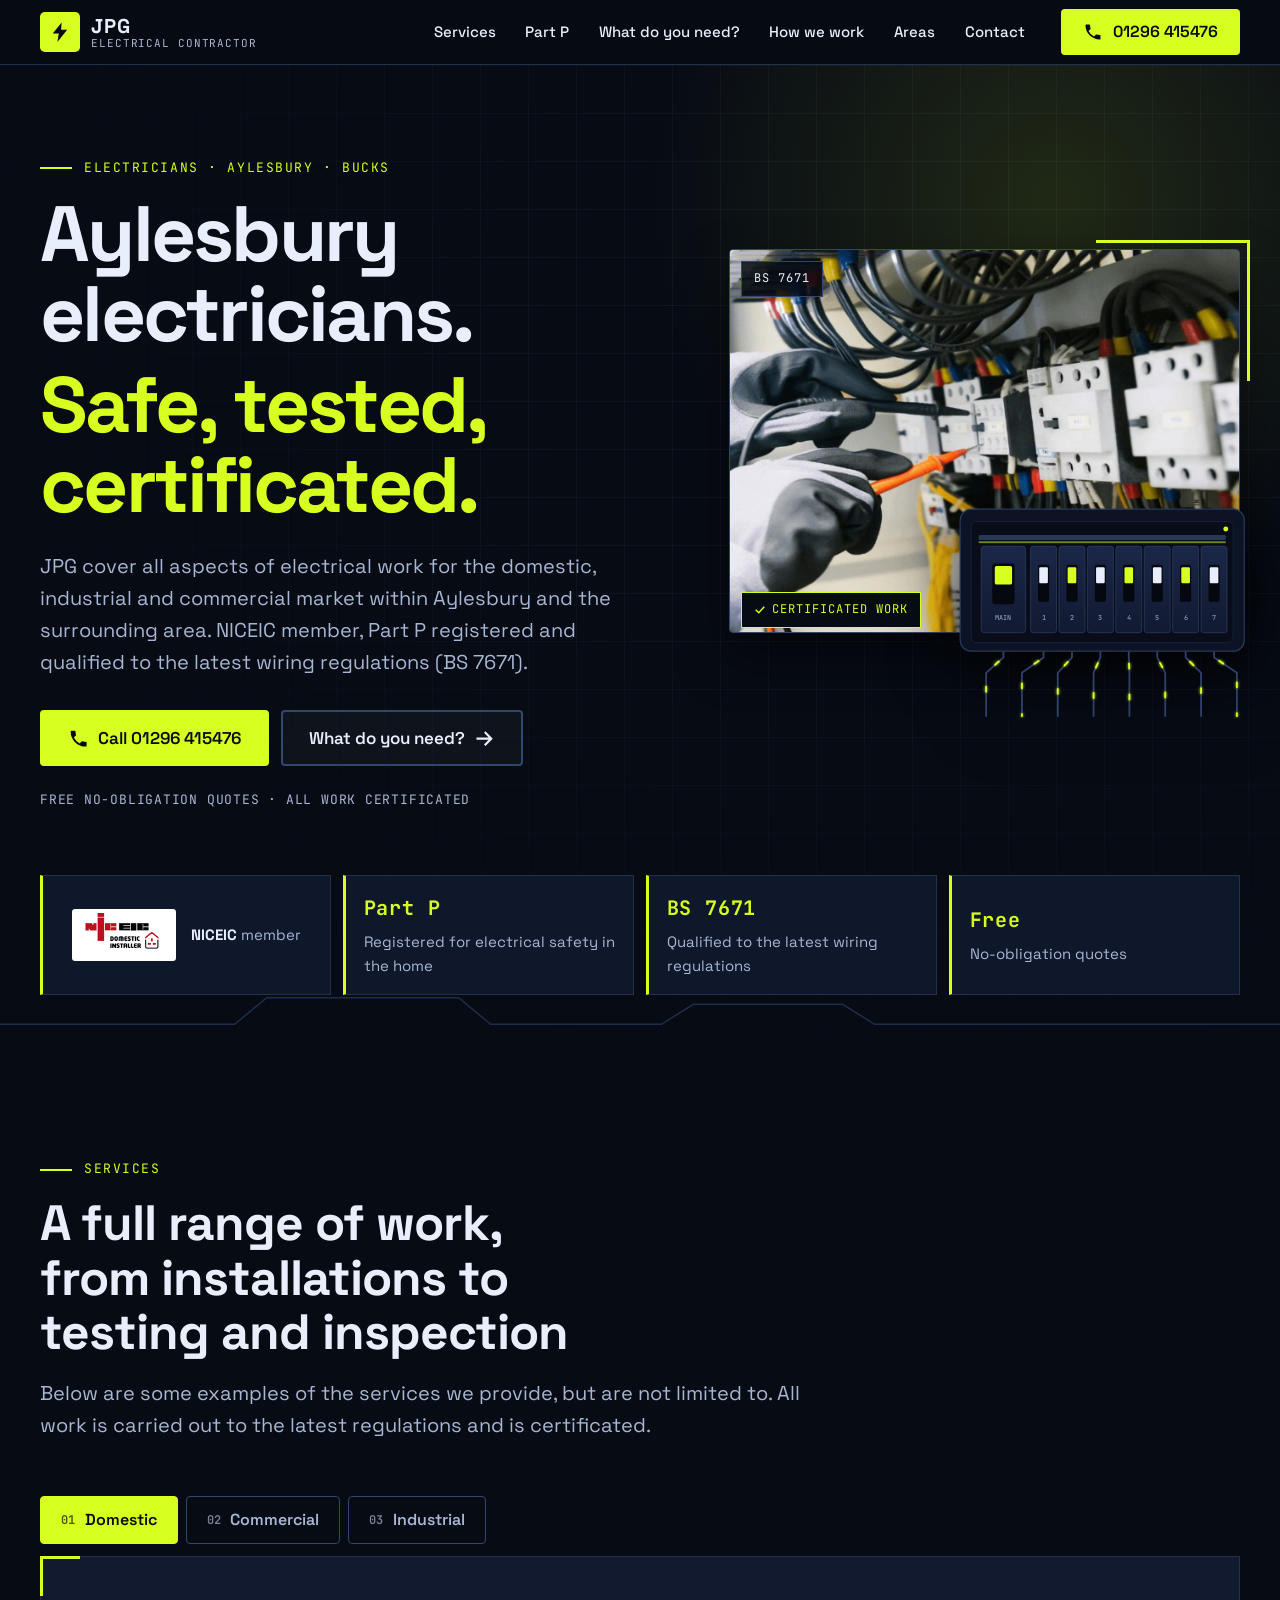
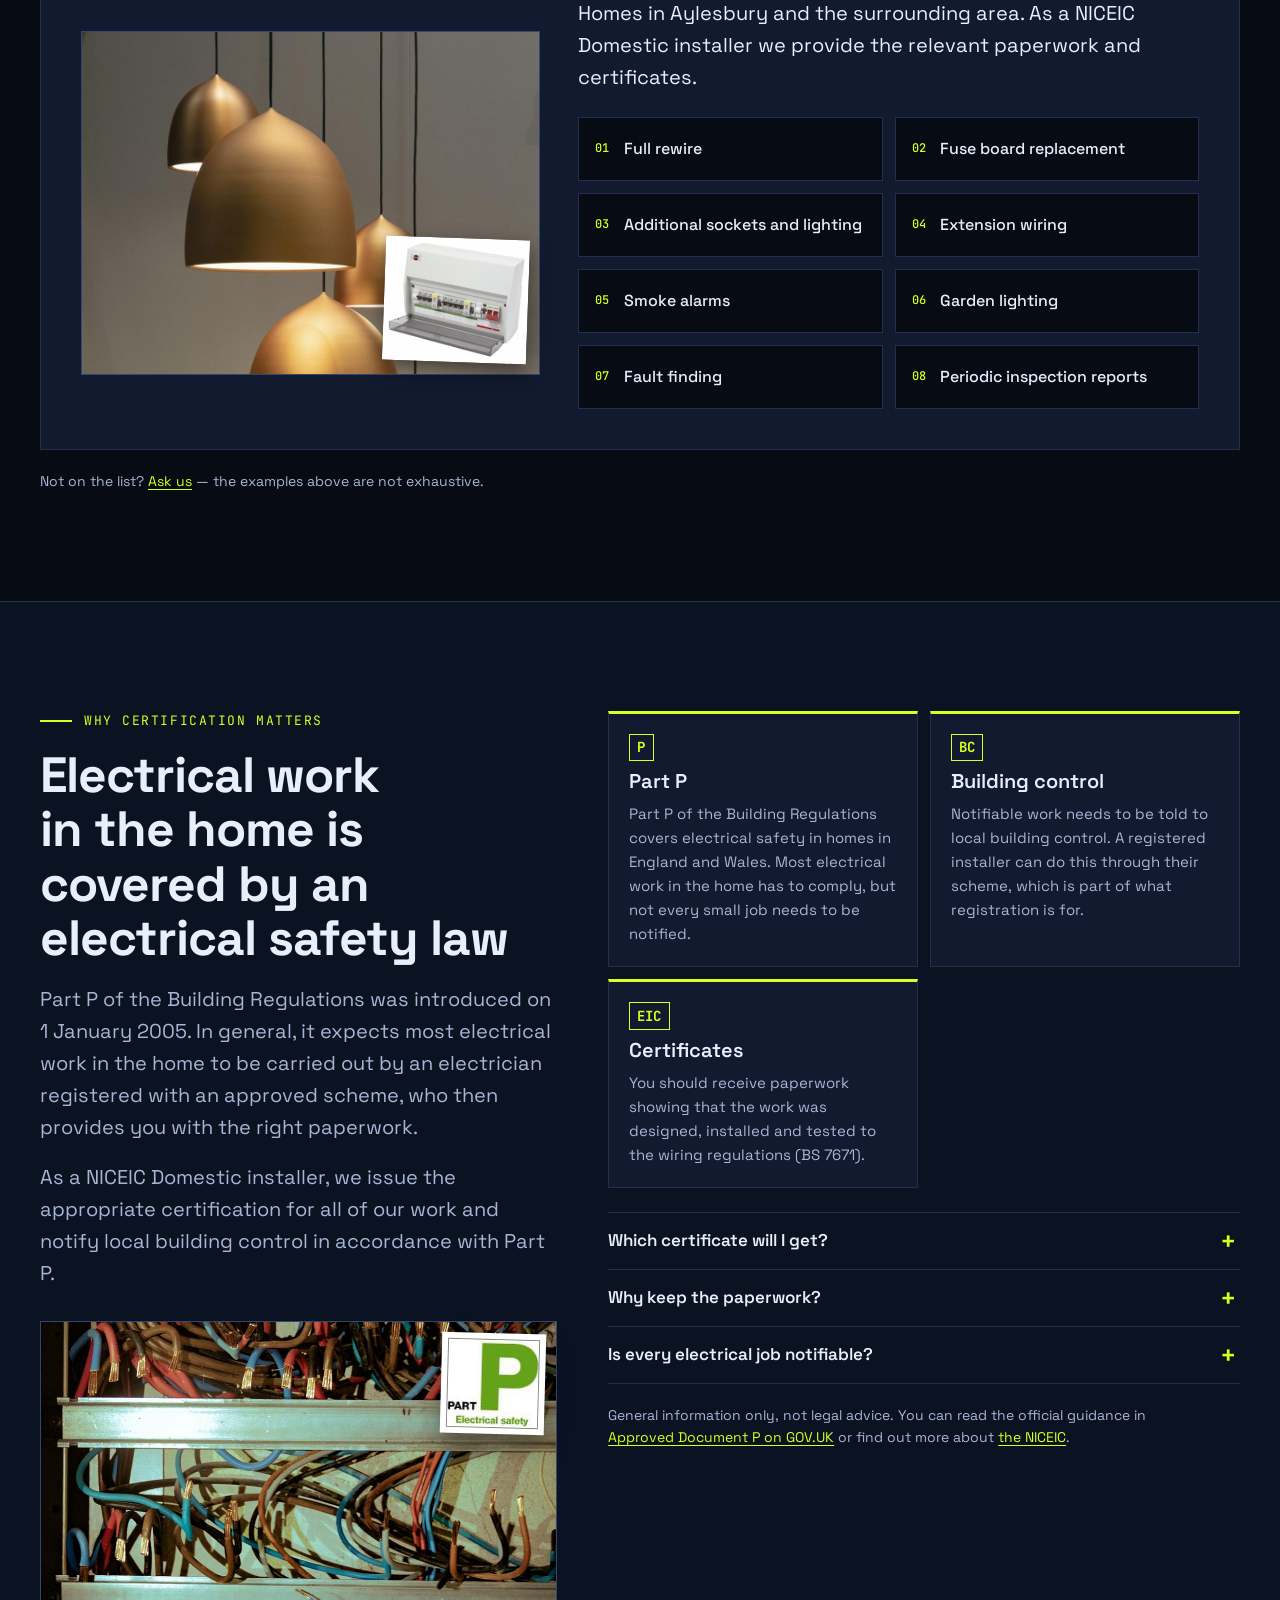
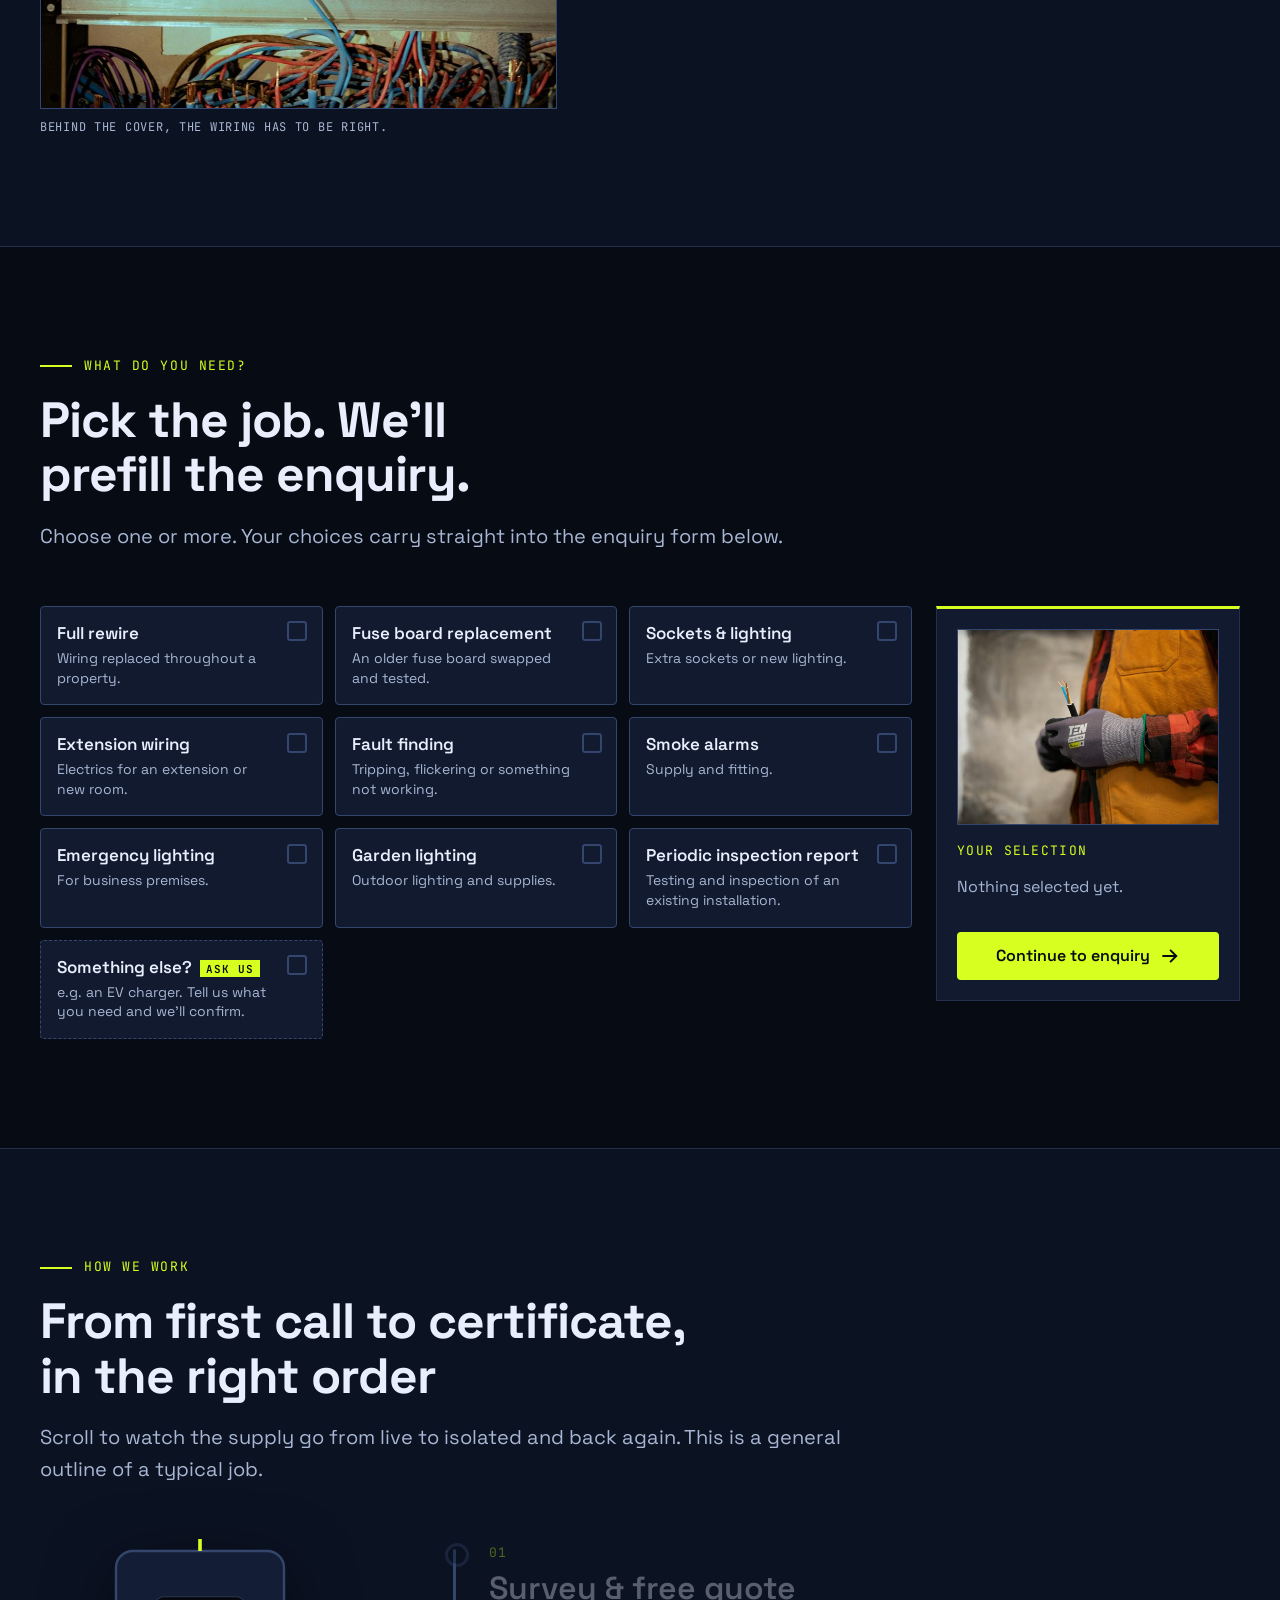
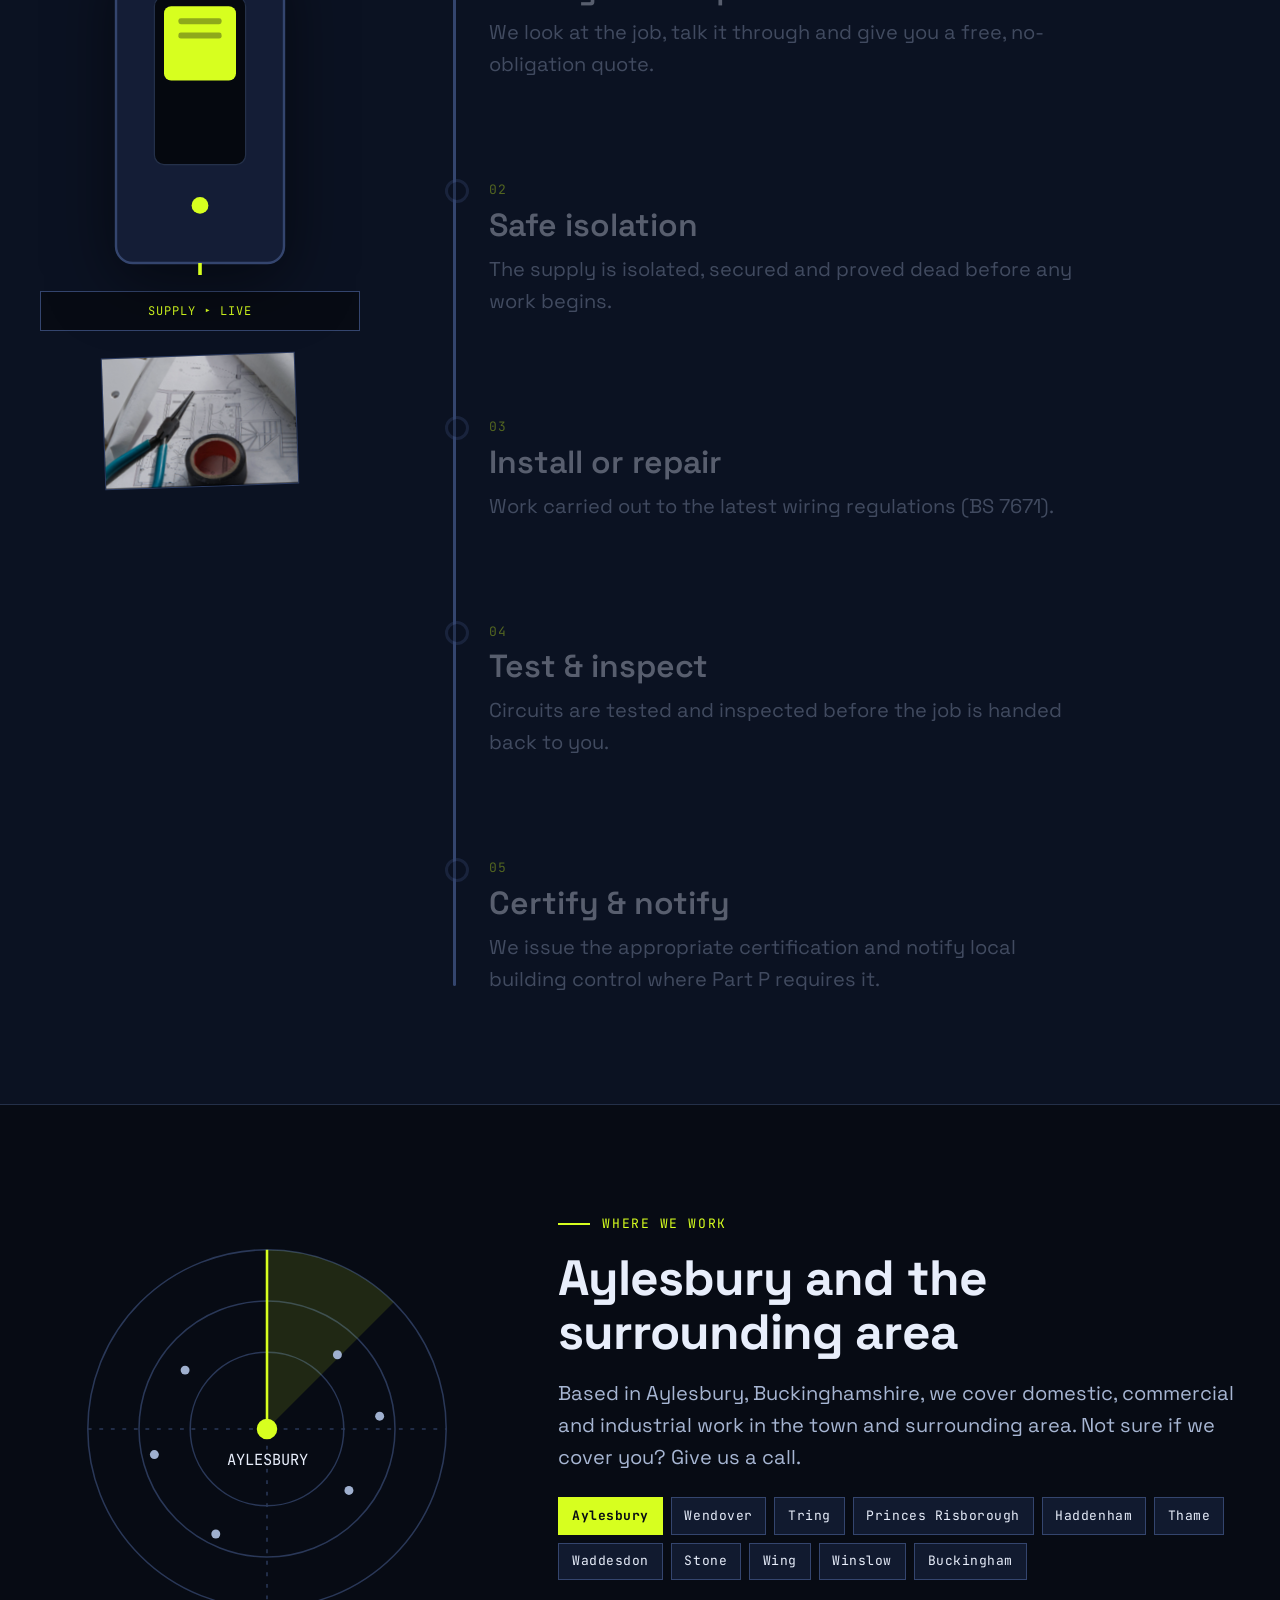
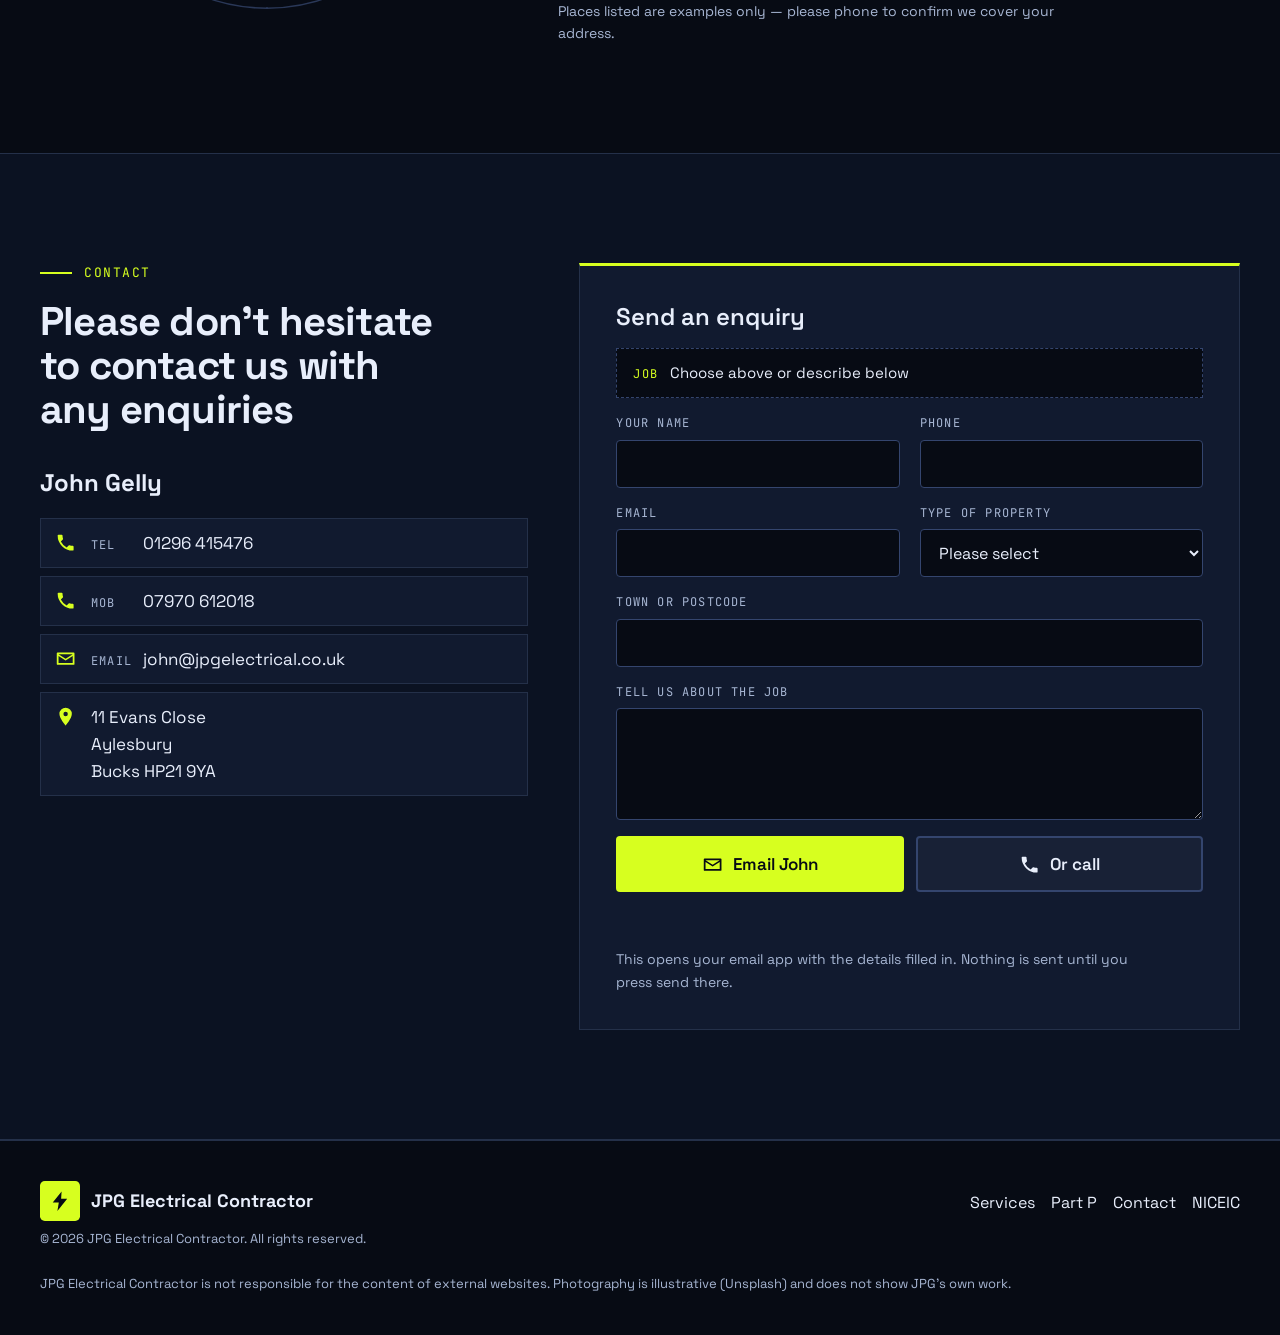
<file: jpg-electrical/index.html>
<!DOCTYPE html>
<html lang="en-GB">
<head><meta name="robots" content="noindex,nofollow">
<meta charset="utf-8">
<meta name="viewport" content="width=device-width, initial-scale=1">
<title>JPG Electrical Contractor | NICEIC Electricians in Aylesbury, Bucks</title>
<meta name="description" content="NICEIC member, Part P registered electricians covering domestic, commercial and industrial work in Aylesbury and the surrounding area. All work to BS 7671 and certificated. Call 01296 415476.">
<meta name="theme-color" content="#070b14">
<link rel="icon" type="image/svg+xml" href="assets/favicon.svg">

<meta property="og:type" content="website">
<meta property="og:locale" content="en_GB">
<meta property="og:site_name" content="JPG Electrical Contractor">
<meta property="og:title" content="JPG Electrical Contractor | NICEIC Electricians in Aylesbury">
<meta property="og:description" content="Part P registered, BS 7671 qualified electricians for domestic, commercial and industrial work in Aylesbury and the surrounding area. All work certificated.">
<meta property="og:url" content="https://jpgelectrical.co.uk/">

<link rel="preconnect" href="https://fonts.googleapis.com">
<link rel="preconnect" href="https://fonts.gstatic.com" crossorigin>
<link href="https://fonts.googleapis.com/css2?family=JetBrains+Mono:wght@400;500;700&family=Space+Grotesk:wght@400;500;600;700&display=swap" rel="stylesheet">
<link rel="stylesheet" href="style.css">
<script>document.documentElement.className += ' js';</script>

<script type="application/ld+json">
{
  "@context": "https://schema.org",
  "@type": "Electrician",
  "name": "JPG Electrical Contractor",
  "url": "https://jpgelectrical.co.uk/",
  "description": "NICEIC member, Part P registered electricians covering domestic, commercial and industrial electrical work, testing and inspection in Aylesbury and the surrounding area.",
  "telephone": "+441296415476",
  "email": "john@jpgelectrical.co.uk",
  "address": {
    "@type": "PostalAddress",
    "streetAddress": "11 Evans Close",
    "addressLocality": "Aylesbury",
    "addressRegion": "Buckinghamshire",
    "postalCode": "HP21 9YA",
    "addressCountry": "GB"
  },
  "areaServed": { "@type": "City", "name": "Aylesbury" },
  "memberOf": { "@type": "Organization", "name": "NICEIC", "url": "https://www.niceic.com/" },
  "contactPoint": [
    { "@type": "ContactPoint", "contactType": "customer service", "telephone": "+441296415476", "availableLanguage": "English" },
    { "@type": "ContactPoint", "contactType": "customer service", "telephone": "+447970612018", "availableLanguage": "English" }
  ]
}
</script>
</head>
<body>
<a class="skip" href="#main">Skip to main content</a>

<svg width="0" height="0" style="position:absolute" aria-hidden="true" focusable="false">
  <defs>
    <symbol id="i-bolt" viewBox="0 0 24 24"><path d="M13.5 1.5 4 13.5h6.5L9 22.5l10.5-13H13z" fill="currentColor"/></symbol>
    <symbol id="i-phone" viewBox="0 0 24 24"><path fill="currentColor" d="M6.6 10.8a15.1 15.1 0 0 0 6.6 6.6l2.2-2.2a1 1 0 0 1 1-.25c1.1.37 2.3.57 3.6.57a1 1 0 0 1 1 1V20a1 1 0 0 1-1 1A17 17 0 0 1 3 4a1 1 0 0 1 1-1h3.5a1 1 0 0 1 1 1c0 1.25.2 2.45.57 3.6a1 1 0 0 1-.25 1z"/></symbol>
    <symbol id="i-mail" viewBox="0 0 24 24"><path fill="currentColor" d="M3 5h18a1 1 0 0 1 1 1v12a1 1 0 0 1-1 1H3a1 1 0 0 1-1-1V6a1 1 0 0 1 1-1zm9 7.2 8-5.2H4zM4 9v8h16V9l-8 5.2z"/></symbol>
    <symbol id="i-pin" viewBox="0 0 24 24"><path fill="currentColor" d="M12 2a7 7 0 0 0-7 7c0 5 7 13 7 13s7-8 7-13a7 7 0 0 0-7-7zm0 9.5A2.5 2.5 0 1 1 12 6.5a2.5 2.5 0 0 1 0 5z"/></symbol>
    <symbol id="i-arrow" viewBox="0 0 24 24"><path fill="none" stroke="currentColor" stroke-width="2.4" stroke-linecap="square" d="M4 12h15M13 5.5 19.5 12 13 18.5"/></symbol>
    <symbol id="i-check" viewBox="0 0 24 24"><path fill="none" stroke="currentColor" stroke-width="3" stroke-linecap="square" d="m4.5 12.5 5 5 10-11"/></symbol>
  </defs>
</svg>

<header class="site-header" id="top"><meta name="robots" content="noindex,nofollow">
  <div class="wrap header__row">
    <a class="brand" href="#top" aria-label="JPG Electrical Contractor, home">
      <span class="brand__mark" aria-hidden="true"><svg><use href="#i-bolt"/></svg></span>
      <span class="brand__text"><strong>JPG</strong> <span>Electrical Contractor</span></span>
    </a>

    <button class="menu-btn" type="button" aria-expanded="false" aria-controls="site-nav">
      <span class="menu-btn__bars" aria-hidden="true"></span>
      <span class="menu-btn__label">Menu</span>
    </button>

    <nav class="site-nav" id="site-nav" aria-label="Main">
      <ul>
        <li><a href="#services">Services</a></li>
        <li><a href="#certification">Part P</a></li>
        <li><a href="#need">What do you need?</a></li>
        <li><a href="#process">How we work</a></li>
        <li><a href="#areas">Areas</a></li>
        <li><a href="#enquiry">Contact</a></li>
      </ul>
      <a class="btn btn--volt btn--call" href="tel:01296415476"><svg class="ico" aria-hidden="true"><use href="#i-phone"/></svg><span>01296 415476</span></a>
    </nav>
  </div>
  <div class="scroll-line" aria-hidden="true"><span></span></div>
</header>

<main id="main">

<!-- HERO -->
<section class="hero" aria-labelledby="hero-title">
  <div class="wrap hero__grid">
    <div class="hero__copy">
      <p class="kicker reveal">Electricians &middot; Aylesbury &middot; Bucks</p>
      <h1 id="hero-title" class="reveal">Aylesbury electricians. <span class="hl">Safe, tested, certificated.</span></h1>
      <p class="lead reveal">JPG cover all aspects of electrical work for the domestic, industrial and commercial market within Aylesbury and the surrounding area. NICEIC member, Part P registered and qualified to the latest wiring regulations (BS&nbsp;7671).</p>
      <div class="hero__cta reveal">
        <a class="btn btn--volt btn--lg" href="tel:01296415476"><svg class="ico" aria-hidden="true"><use href="#i-phone"/></svg><span>Call 01296 415476</span></a>
        <a class="btn btn--ghost btn--lg" href="#need"><span>What do you need?</span><svg class="ico" aria-hidden="true"><use href="#i-arrow"/></svg></a>
      </div>
      <p class="hero__note reveal">Free no-obligation quotes &middot; All work certificated</p>
    </div>

    <div class="hero__visual reveal">
      <img class="hero__photo" src="assets/hero-electrician-testing.jpg" width="1200" height="900" fetchpriority="high" alt="Electrician in insulated gloves testing a distribution board with a multimeter">
      <svg class="board" viewBox="0 0 480 350" focusable="false" aria-hidden="true">
        <defs>
          <linearGradient id="g-mod" x1="0" y1="0" x2="0" y2="1"><stop offset="0" stop-color="#1b2748"/><stop offset="1" stop-color="#111a31"/></linearGradient>
        </defs>
        <g class="board__cables" fill="none" stroke-linecap="round" stroke-linejoin="round">
          <path d="M145 210V250L110 275V345"/><path d="M191 210V250L168 275V345"/><path d="M237 210V250L226 275V345"/>
          <path d="M283 210V250L284 275V345"/><path d="M329 210V250L342 275V345"/><path d="M375 210V250L400 275V345"/><path d="M421 210V250L458 275V345"/>
          <path d="M80 210V250L52 275V345"/>
        </g>
        <g class="board__pulses" fill="none" stroke-linecap="round" stroke-linejoin="round">
          <path d="M145 210V250L110 275V345"/><path d="M191 210V250L168 275V345" style="animation-delay:-.7s"/><path d="M237 210V250L226 275V345" style="animation-delay:-1.4s"/>
          <path d="M283 210V250L284 275V345" style="animation-delay:-.3s"/><path d="M329 210V250L342 275V345" style="animation-delay:-1.1s"/><path d="M375 210V250L400 275V345" style="animation-delay:-.5s"/><path d="M421 210V250L458 275V345" style="animation-delay:-1.8s"/>
          <path d="M80 210V250L52 275V345" style="animation-delay:-.9s"/>
        </g>
        <rect x="10" y="10" width="460" height="230" rx="18" fill="#0c1324" stroke="#2a3858" stroke-width="2"/>
        <rect x="28" y="30" width="424" height="196" rx="8" fill="#080d19" stroke="#1d2946"/>
        <rect x="40" y="52" width="400" height="8" rx="2" fill="#2a3858"/>
        <rect x="40" y="62" width="400" height="3" fill="#d7ff1f" opacity=".5"/>
        <g class="board__main">
          <rect x="44" y="70" width="72" height="140" rx="5" fill="url(#g-mod)" stroke="#34456e"/>
          <rect x="62" y="98" width="36" height="66" rx="4" fill="#05080f"/>
          <rect class="lever lever--main" x="66" y="102" width="28" height="30" rx="3" fill="#d7ff1f"/>
          <text x="80" y="190" text-anchor="middle" font-size="11" fill="#9fb0cf" font-family="JetBrains Mono, monospace">MAIN</text>
        </g>
        <g class="board__mcbs" font-family="JetBrains Mono, monospace" font-size="11" fill="#9fb0cf" text-anchor="middle">
          <g><rect x="124" y="70" width="42" height="140" rx="4" fill="url(#g-mod)" stroke="#34456e"/><rect x="136" y="100" width="18" height="60" rx="3" fill="#05080f"/><rect class="lever" x="138" y="104" width="14" height="26" rx="2" fill="#e8eefb"/><text x="145" y="190">1</text></g>
          <g><rect x="170" y="70" width="42" height="140" rx="4" fill="url(#g-mod)" stroke="#34456e"/><rect x="182" y="100" width="18" height="60" rx="3" fill="#05080f"/><rect class="lever lever--a" x="184" y="104" width="14" height="26" rx="2" fill="#d7ff1f"/><text x="191" y="190">2</text></g>
          <g><rect x="216" y="70" width="42" height="140" rx="4" fill="url(#g-mod)" stroke="#34456e"/><rect x="228" y="100" width="18" height="60" rx="3" fill="#05080f"/><rect class="lever" x="230" y="104" width="14" height="26" rx="2" fill="#e8eefb"/><text x="237" y="190">3</text></g>
          <g><rect x="262" y="70" width="42" height="140" rx="4" fill="url(#g-mod)" stroke="#34456e"/><rect x="274" y="100" width="18" height="60" rx="3" fill="#05080f"/><rect class="lever lever--b" x="276" y="104" width="14" height="26" rx="2" fill="#d7ff1f"/><text x="283" y="190">4</text></g>
          <g><rect x="308" y="70" width="42" height="140" rx="4" fill="url(#g-mod)" stroke="#34456e"/><rect x="320" y="100" width="18" height="60" rx="3" fill="#05080f"/><rect class="lever" x="322" y="104" width="14" height="26" rx="2" fill="#e8eefb"/><text x="329" y="190">5</text></g>
          <g><rect x="354" y="70" width="42" height="140" rx="4" fill="url(#g-mod)" stroke="#34456e"/><rect x="366" y="100" width="18" height="60" rx="3" fill="#05080f"/><rect class="lever lever--a" x="368" y="104" width="14" height="26" rx="2" fill="#d7ff1f" style="animation-delay:-3s"/><text x="375" y="190">6</text></g>
          <g><rect x="400" y="70" width="42" height="140" rx="4" fill="url(#g-mod)" stroke="#34456e"/><rect x="412" y="100" width="18" height="60" rx="3" fill="#05080f"/><rect class="lever" x="414" y="104" width="14" height="26" rx="2" fill="#e8eefb"/><text x="421" y="190">7</text></g>
        </g>
        <circle class="board__led" cx="440" cy="42" r="4" fill="#d7ff1f"/>
      </svg>
      <div class="tag tag--a"><svg class="ico" aria-hidden="true"><use href="#i-check"/></svg> Certificated work</div>
      <div class="tag tag--b">BS 7671</div>
    </div>
  </div>

  <div class="wrap">
    <ul class="trust reveal" aria-label="Qualifications and assurances">
      <li class="trust__item trust__item--badge">
        <img src="assets/niceic-domestic-installer.png" width="150" height="76" alt="NICEIC Domestic Installer logo">
        <span><strong>NICEIC</strong> member</span>
      </li>
      <li class="trust__item"><span class="trust__k">Part P</span><span>Registered for electrical safety in the home</span></li>
      <li class="trust__item"><span class="trust__k">BS 7671</span><span>Qualified to the latest wiring regulations</span></li>
      <li class="trust__item"><span class="trust__k">Free</span><span>No-obligation quotes</span></li>
    </ul>
  </div>
  <svg class="hero__trace" viewBox="0 0 1200 120" preserveAspectRatio="none" aria-hidden="true" focusable="false">
    <path d="M0 80H220l30-40h180l30 40h160l30-30h140l30 30h380" fill="none" stroke="currentColor" stroke-width="1.5" vector-effect="non-scaling-stroke"/>
  </svg>
</section>

<!-- SERVICES -->
<section class="section" id="services" aria-labelledby="services-title">
  <div class="wrap">
    <header class="section__head reveal"><meta name="robots" content="noindex,nofollow">
      <p class="kicker">Services</p>
      <h2 id="services-title">A full range of work, from installations to testing and inspection</h2>
      <p class="section__lead">Below are some examples of the services we provide, but are not limited to. All work is carried out to the latest regulations and is certificated.</p>
    </header>

    <div class="tabs reveal" data-tabs>
      <div class="tabs__list" role="tablist" aria-label="Type of customer">
        <button class="tab" role="tab" id="tab-domestic" aria-selected="true" aria-controls="panel-domestic" type="button"><span class="tab__idx">01</span> Domestic</button>
        <button class="tab" role="tab" id="tab-commercial" aria-selected="false" aria-controls="panel-commercial" tabindex="-1" type="button"><span class="tab__idx">02</span> Commercial</button>
        <button class="tab" role="tab" id="tab-industrial" aria-selected="false" aria-controls="panel-industrial" tabindex="-1" type="button"><span class="tab__idx">03</span> Industrial</button>
      </div>

      <div class="tabpanel" role="tabpanel" id="panel-domestic" aria-labelledby="tab-domestic" tabindex="0">
        <figure class="tabpanel__media">
          <img src="assets/domestic-pendant-lighting.jpg" width="1000" height="750" loading="lazy" alt="Row of copper pendant lights glowing in a home">
          <img class="tabpanel__inset" src="assets/db.jpg" width="172" height="147" loading="lazy" alt="A consumer unit (fuse board) with its cover open">
        </figure>
        <div class="tabpanel__content">
          <div class="tabpanel__intro">
            <p>Homes in Aylesbury and the surrounding area. As a NICEIC Domestic installer we provide the relevant paperwork and certificates.</p>
          </div>
          <ul class="svc">
            <li><span>Full rewire</span></li>
            <li><span>Fuse board replacement</span></li>
            <li><span>Additional sockets and lighting</span></li>
            <li><span>Extension wiring</span></li>
            <li><span>Smoke alarms</span></li>
            <li><span>Garden lighting</span></li>
            <li><span>Fault finding</span></li>
            <li><span>Periodic inspection reports</span></li>
          </ul>
        </div>
      </div>

      <div class="tabpanel" role="tabpanel" id="panel-commercial" aria-labelledby="tab-commercial" tabindex="0" hidden>
        <figure class="tabpanel__media">
          <img src="assets/commercial-distribution-board.jpg" width="1000" height="750" loading="lazy" alt="Distribution board with rows of circuit breakers and neatly routed coloured cables">
        </figure>
        <div class="tabpanel__content">
          <div class="tabpanel__intro">
            <p>Electrical installation, maintenance, testing and inspection for business premises across Aylesbury and the surrounding area.</p>
          </div>
          <ul class="svc">
            <li><span>Installations, additional sockets and lighting</span></li>
            <li><span>Distribution board replacement</span></li>
            <li><span>Emergency lighting</span></li>
            <li><span>Smoke alarms</span></li>
            <li><span>Fault finding</span></li>
            <li><span>Testing and periodic inspection reports</span></li>
          </ul>
        </div>
      </div>

      <div class="tabpanel" role="tabpanel" id="panel-industrial" aria-labelledby="tab-industrial" tabindex="0" hidden>
        <figure class="tabpanel__media">
          <img src="assets/industrial-control-panel.jpg" width="1000" height="750" loading="lazy" alt="Industrial control panel with a row of labelled circuit breakers and terminals">
        </figure>
        <div class="tabpanel__content">
          <div class="tabpanel__intro">
            <p>Industrial installations, fault finding, testing and inspection, carried out to the latest regulations.</p>
          </div>
          <ul class="svc">
            <li><span>Industrial installations</span></li>
            <li><span>Distribution board replacement</span></li>
            <li><span>Emergency lighting</span></li>
            <li><span>Fault finding</span></li>
            <li><span>Testing and inspection</span></li>
            <li><span>Periodic inspection reports</span></li>
          </ul>
        </div>
      </div>
    </div>

    <p class="fine reveal">Not on the list? <a href="#enquiry">Ask us</a> &mdash; the examples above are not exhaustive.</p>
  </div>
</section>

<!-- CERTIFICATION -->
<section class="section section--alt" id="certification" aria-labelledby="cert-title">
  <div class="wrap cert">
    <div class="cert__lead reveal">
      <p class="kicker">Why certification matters</p>
      <h2 id="cert-title">Electrical work in the home is covered by an electrical safety law</h2>
      <p class="section__lead">Part P of the Building Regulations was introduced on 1 January 2005. In general, it expects most electrical work in the home to be carried out by an electrician registered with an approved scheme, who then provides you with the right paperwork.</p>
      <p class="section__lead">As a NICEIC Domestic installer, we issue the appropriate certification for all of our work and notify local building control in accordance with Part P.</p>
      <figure class="cert__media">
        <img src="assets/wiring-inside-distribution-board.jpg" width="1000" height="750" loading="lazy" alt="Close-up of cables and terminals inside a distribution board">
        <figcaption>Behind the cover, the wiring has to be right.</figcaption>
        <span class="photo photo--partp"><img src="assets/partp.jpg" width="101" height="98" loading="lazy" alt="Part P Electrical safety logo"></span>
      </figure>
    </div>

    <div class="cert__body reveal">
      <ul class="cert__cards">
        <li><span class="cert__n">P</span><h3>Part P</h3><p>Part P of the Building Regulations covers electrical safety in homes in England and Wales. Most electrical work in the home has to comply, but not every small job needs to be notified.</p></li>
        <li><span class="cert__n">BC</span><h3>Building control</h3><p>Notifiable work needs to be told to local building control. A registered installer can do this through their scheme, which is part of what registration is for.</p></li>
        <li><span class="cert__n">EIC</span><h3>Certificates</h3><p>You should receive paperwork showing that the work was designed, installed and tested to the wiring regulations (BS&nbsp;7671).</p></li>
      </ul>

      <div class="faq">
        <details>
          <summary>Which certificate will I get?</summary>
          <p>It depends on the job. Typically, new circuits and larger alterations come with an Electrical Installation Certificate, smaller additions with a Minor Electrical Installation Works Certificate, and a periodic inspection with an Electrical Installation Condition Report. After notifiable work you should also receive confirmation that it has been notified to building control.</p>
        </details>
        <details>
          <summary>Why keep the paperwork?</summary>
          <p>It is evidence that the work was done and tested properly. Solicitors, insurers and future electricians may ask to see it, for example when a property is sold.</p>
        </details>
        <details>
          <summary>Is every electrical job notifiable?</summary>
          <p>No. Some minor work is not notifiable, and the rules depend on the type of work and the room. Ask us and we will tell you what applies to your job.</p>
        </details>
      </div>
      <p class="fine">General information only, not legal advice. You can read the official guidance in <a href="https://www.gov.uk/government/publications/electrical-safety-approved-document-p" target="_blank" rel="noopener">Approved Document P on GOV.UK<span class="sr"> (opens in a new tab)</span></a> or find out more about <a href="https://www.niceic.com/" target="_blank" rel="noopener">the NICEIC<span class="sr"> (opens in a new tab)</span></a>.</p>
    </div>
  </div>
</section>

<!-- NEED SELECTOR -->
<section class="section" id="need" aria-labelledby="need-title">
  <div class="wrap">
    <header class="section__head reveal"><meta name="robots" content="noindex,nofollow">
      <p class="kicker">What do you need?</p>
      <h2 id="need-title">Pick the job. We&rsquo;ll prefill the enquiry.</h2>
      <p class="section__lead">Choose one or more. Your choices carry straight into the enquiry form below.</p>
    </header>

    <div class="need">
      <fieldset class="need__grid reveal">
        <legend class="sr">Choose the electrical work you need</legend>
        <label class="pick"><input type="checkbox" name="need" value="Full rewire" form="enquiry-form"><span class="pick__box"><span class="pick__t">Full rewire</span><span class="pick__d">Wiring replaced throughout a property.</span></span></label>
        <label class="pick"><input type="checkbox" name="need" value="Fuse board replacement" form="enquiry-form"><span class="pick__box"><span class="pick__t">Fuse board replacement</span><span class="pick__d">An older fuse board swapped and tested.</span></span></label>
        <label class="pick"><input type="checkbox" name="need" value="Additional sockets and lighting" form="enquiry-form"><span class="pick__box"><span class="pick__t">Sockets &amp; lighting</span><span class="pick__d">Extra sockets or new lighting.</span></span></label>
        <label class="pick"><input type="checkbox" name="need" value="Extension wiring" form="enquiry-form"><span class="pick__box"><span class="pick__t">Extension wiring</span><span class="pick__d">Electrics for an extension or new room.</span></span></label>
        <label class="pick"><input type="checkbox" name="need" value="Fault finding" form="enquiry-form"><span class="pick__box"><span class="pick__t">Fault finding</span><span class="pick__d">Tripping, flickering or something not working.</span></span></label>
        <label class="pick"><input type="checkbox" name="need" value="Smoke alarms" form="enquiry-form"><span class="pick__box"><span class="pick__t">Smoke alarms</span><span class="pick__d">Supply and fitting.</span></span></label>
        <label class="pick"><input type="checkbox" name="need" value="Emergency lighting" form="enquiry-form"><span class="pick__box"><span class="pick__t">Emergency lighting</span><span class="pick__d">For business premises.</span></span></label>
        <label class="pick"><input type="checkbox" name="need" value="Garden lighting" form="enquiry-form"><span class="pick__box"><span class="pick__t">Garden lighting</span><span class="pick__d">Outdoor lighting and supplies.</span></span></label>
        <label class="pick"><input type="checkbox" name="need" value="Periodic inspection report" form="enquiry-form"><span class="pick__box"><span class="pick__t">Periodic inspection report</span><span class="pick__d">Testing and inspection of an existing installation.</span></span></label>
        <label class="pick pick--ask"><input type="checkbox" name="need" value="Something else (e.g. EV charger) - please advise" form="enquiry-form"><span class="pick__box"><span class="pick__t">Something else? <em class="pick__tag">Ask us</em></span><span class="pick__d">e.g. an EV charger. Tell us what you need and we&rsquo;ll confirm.</span></span></label>
      </fieldset>

      <aside class="need__sum reveal">
        <img class="need__photo" src="assets/cable-ends-in-gloved-hand.jpg" width="1000" height="750" loading="lazy" alt="Gloved hand holding a cable with the blue, brown and earth cores exposed">
        <p class="need__sum-h">Your selection</p>
        <div aria-live="polite">
          <p class="need__none" data-none>Nothing selected yet.</p>
          <ul class="need__chips" data-chips></ul>
        </div>
        <a class="btn btn--volt" href="#enquiry"><span>Continue to enquiry</span><svg class="ico" aria-hidden="true"><use href="#i-arrow"/></svg></a>
      </aside>
    </div>
  </div>
</section>

<!-- PROCESS -->
<section class="section section--alt process" id="process" aria-labelledby="process-title" data-process>
  <div class="wrap">
    <header class="section__head reveal"><meta name="robots" content="noindex,nofollow">
      <p class="kicker">How we work</p>
      <h2 id="process-title">From first call to certificate, in the right order</h2>
      <p class="section__lead">Scroll to watch the supply go from live to isolated and back again. This is a general outline of a typical job.</p>
    </header>

    <div class="process__grid">
      <figure class="breaker" data-state="live" aria-hidden="true">
        <svg viewBox="0 0 200 280" class="breaker__svg" focusable="false">
          <rect x="30" y="10" width="140" height="260" rx="14" fill="#141d36" stroke="#34456e" stroke-width="2"/>
          <rect x="62" y="48" width="76" height="140" rx="8" fill="#05080f" stroke="#243049"/>
          <g class="breaker__lever"><rect x="70" y="56" width="60" height="62" rx="6" fill="#d7ff1f"/><rect x="82" y="66" width="36" height="5" rx="2" fill="#070b14" opacity=".35"/><rect x="82" y="78" width="36" height="5" rx="2" fill="#070b14" opacity=".35"/></g>
          <circle class="breaker__led" cx="100" cy="222" r="7" fill="#d7ff1f"/>
          <g class="breaker__lock"><path d="M84 152v-16a16 16 0 0 1 32 0v16" fill="none" stroke="#e8eefb" stroke-width="6"/><rect x="76" y="150" width="48" height="34" rx="5" fill="#e8eefb"/><circle cx="100" cy="167" r="5" fill="#070b14"/></g>
          <path d="M100 0V10M100 270v10" stroke="#d7ff1f" stroke-width="3"/>
        </svg>
        <figcaption class="breaker__read" data-readout>SUPPLY &#9656; LIVE</figcaption>
        <div class="breaker__plan"><img src="assets/plan.png" width="194" height="131" loading="lazy" alt=""></div>
      </figure>

      <ol class="steps" data-steps>
        <li class="step" data-state="live" data-read="SUPPLY &#9656; LIVE">
          <span class="step__node" aria-hidden="true"></span>
          <span class="step__n">01</span>
          <h3>Survey &amp; free quote</h3>
          <p>We look at the job, talk it through and give you a free, no-obligation quote.</p>
        </li>
        <li class="step" data-state="off" data-read="SUPPLY &#9656; ISOLATED &middot; PROVED DEAD">
          <span class="step__node" aria-hidden="true"></span>
          <span class="step__n">02</span>
          <h3>Safe isolation</h3>
          <p>The supply is isolated, secured and proved dead before any work begins.</p>
        </li>
        <li class="step" data-state="off" data-read="WORK &#9656; SUPPLY OFF">
          <span class="step__node" aria-hidden="true"></span>
          <span class="step__n">03</span>
          <h3>Install or repair</h3>
          <p>Work carried out to the latest wiring regulations (BS&nbsp;7671).</p>
        </li>
        <li class="step" data-state="live" data-read="TEST &#9656; RESULTS RECORDED">
          <span class="step__node" aria-hidden="true"></span>
          <span class="step__n">04</span>
          <h3>Test &amp; inspect</h3>
          <p>Circuits are tested and inspected before the job is handed back to you.</p>
        </li>
        <li class="step" data-state="live" data-read="CERTIFICATE &#9656; ISSUED">
          <span class="step__node" aria-hidden="true"></span>
          <span class="step__n">05</span>
          <h3>Certify &amp; notify</h3>
          <p>We issue the appropriate certification and notify local building control where Part P requires it.</p>
        </li>
      </ol>
    </div>
  </div>
</section>

<!-- AREAS -->
<section class="section" id="areas" aria-labelledby="areas-title">
  <div class="wrap areas">
    <div class="areas__radar reveal" aria-hidden="true">
      <svg viewBox="0 0 300 300" focusable="false">
        <g fill="none" stroke="#2a3858" stroke-width="1.2">
          <circle cx="150" cy="150" r="140"/><circle cx="150" cy="150" r="100"/><circle cx="150" cy="150" r="60"/>
          <path d="M150 10V290M10 150H290" stroke-dasharray="3 6"/>
        </g>
        <g class="radar__sweep"><path d="M150 150 150 10A140 140 0 0 1 249 51Z" fill="#d7ff1f" opacity=".12"/><path d="M150 150V10" stroke="#d7ff1f" stroke-width="2"/></g>
        <g fill="#d7ff1f"><circle cx="150" cy="150" r="7"/><circle class="radar__ping" cx="150" cy="150" r="7" fill="none" stroke="#d7ff1f" stroke-width="2"/></g>
        <g fill="#9fb0cf"><circle cx="205" cy="92" r="3.5"/><circle cx="86" cy="104" r="3.5"/><circle cx="214" cy="198" r="3.5"/><circle cx="110" cy="232" r="3.5"/><circle cx="62" cy="170" r="3.5"/><circle cx="238" cy="140" r="3.5"/></g>
        <text x="150" y="178" text-anchor="middle" font-family="JetBrains Mono, monospace" font-size="12" fill="#e8eefb">AYLESBURY</text>
      </svg>
    </div>

    <div class="areas__copy reveal">
      <p class="kicker">Where we work</p>
      <h2 id="areas-title">Aylesbury and the surrounding area</h2>
      <p class="section__lead">Based in Aylesbury, Buckinghamshire, we cover domestic, commercial and industrial work in the town and surrounding area. Not sure if we cover you? Give us a call.</p>
      <ul class="chips" aria-label="Example nearby places">
        <li>Aylesbury</li><li>Wendover</li><li>Tring</li><li>Princes Risborough</li><li>Haddenham</li><li>Thame</li><li>Waddesdon</li><li>Stone</li><li>Wing</li><li>Winslow</li><li>Buckingham</li>
      </ul>
      <p class="fine">Places listed are examples only &mdash; please phone to confirm we cover your address.</p>
    </div>
  </div>
</section>

<!-- ENQUIRY -->
<section class="section section--alt" id="enquiry" aria-labelledby="enq-title">
  <div class="wrap enq">
    <div class="enq__info reveal">
      <p class="kicker">Contact</p>
      <h2 id="enq-title">Please don&rsquo;t hesitate to contact us with any enquiries</h2>
      <address class="contact">
        <p class="contact__name">John Gelly</p>
        <p><a class="contact__row" href="tel:01296415476"><svg class="ico" aria-hidden="true"><use href="#i-phone"/></svg><span><span class="contact__k">Tel</span> 01296 415476</span></a></p>
        <p><a class="contact__row" href="tel:07970612018"><svg class="ico" aria-hidden="true"><use href="#i-phone"/></svg><span><span class="contact__k">Mob</span> 07970 612018</span></a></p>
        <p><a class="contact__row" href="mailto:john@jpgelectrical.co.uk"><svg class="ico" aria-hidden="true"><use href="#i-mail"/></svg><span><span class="contact__k">Email</span> john@jpgelectrical.co.uk</span></a></p>
        <p class="contact__row contact__row--static"><svg class="ico" aria-hidden="true"><use href="#i-pin"/></svg><span>11 Evans Close<br>Aylesbury<br>Bucks HP21 9YA</span></p>
      </address>
    </div>

    <form class="form reveal" id="enquiry-form" aria-labelledby="form-title" action="mailto:john@jpgelectrical.co.uk" method="post" enctype="text/plain" data-mailto="john@jpgelectrical.co.uk">
      <h3 id="form-title" class="form__title">Send an enquiry</h3>
      <p class="form__sel" aria-live="polite"><span class="form__sel-k">Job</span> <output data-form-sel>Choose above or describe below</output></p>

      <div class="field">
        <label for="f-name">Your name</label>
        <input id="f-name" name="name" type="text" autocomplete="name" required>
      </div>
      <div class="field">
        <label for="f-phone">Phone</label>
        <input id="f-phone" name="phone" type="tel" autocomplete="tel" inputmode="tel">
      </div>
      <div class="field">
        <label for="f-email">Email</label>
        <input id="f-email" name="email" type="email" autocomplete="email">
      </div>
      <div class="field">
        <label for="f-type">Type of property</label>
        <select id="f-type" name="property">
          <option value="">Please select</option>
          <option>Domestic</option>
          <option>Commercial</option>
          <option>Industrial</option>
        </select>
      </div>
      <div class="field field--wide">
        <label for="f-place">Town or postcode</label>
        <input id="f-place" name="location" type="text" autocomplete="postal-code">
      </div>
      <div class="field field--wide">
        <label for="f-msg">Tell us about the job</label>
        <textarea id="f-msg" name="message" rows="4"></textarea>
      </div>
      <div class="form__actions">
        <button class="btn btn--volt btn--lg" type="submit"><svg class="ico" aria-hidden="true"><use href="#i-mail"/></svg><span>Email John</span></button>
        <a class="btn btn--ghost btn--lg" href="tel:01296415476"><svg class="ico" aria-hidden="true"><use href="#i-phone"/></svg><span>Or call</span></a>
      </div>
      <p class="form__status" role="status" data-status></p>
      <p class="fine">This opens your email app with the details filled in. Nothing is sent until you press send there.</p>
    </form>
  </div>
</section>

</main>

<footer class="site-footer">
  <div class="wrap footer__row">
    <div>
      <p class="footer__brand"><span class="brand__mark" aria-hidden="true"><svg><use href="#i-bolt"/></svg></span> JPG Electrical Contractor</p>
      <p class="footer__fine">&copy; <span data-year></span> JPG Electrical Contractor. All rights reserved.</p>
    </div>
    <ul class="footer__links">
      <li><a href="#services">Services</a></li>
      <li><a href="#certification">Part P</a></li>
      <li><a href="#enquiry">Contact</a></li>
      <li><a href="https://www.niceic.com/" target="_blank" rel="noopener">NICEIC<span class="sr"> (opens in a new tab)</span></a></li>
    </ul>
    <p class="footer__fine footer__ext">JPG Electrical Contractor is not responsible for the content of external websites. Photography is illustrative (Unsplash) and does not show JPG&rsquo;s own work.</p>
  </div>
</footer>

<div class="callbar" role="region" aria-label="Quick contact">
  <a class="btn btn--volt" href="tel:01296415476"><svg class="ico" aria-hidden="true"><use href="#i-phone"/></svg><span>Call now</span></a>
  <a class="btn btn--ghost" href="#enquiry"><svg class="ico" aria-hidden="true"><use href="#i-mail"/></svg><span>Enquire</span></a>
</div>

<script src="script.js"></script>
</body>
</html>
</file>
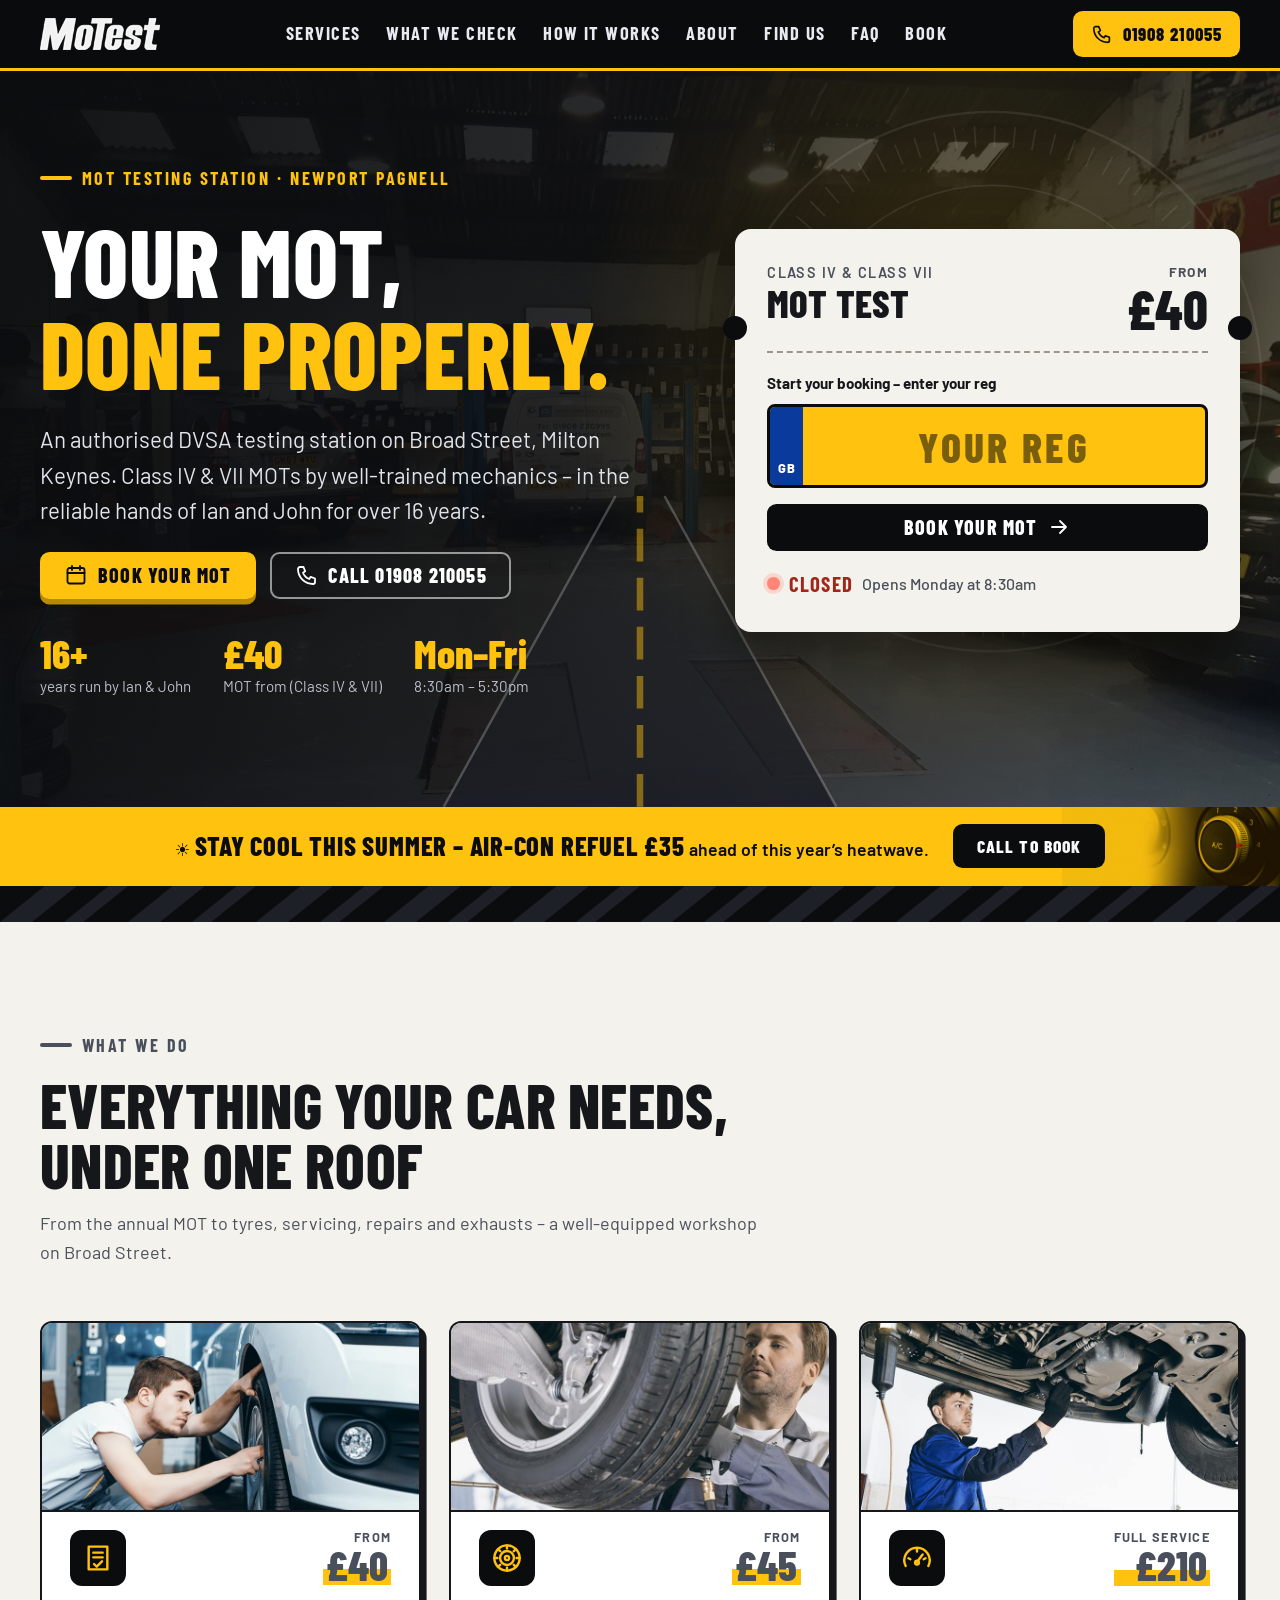
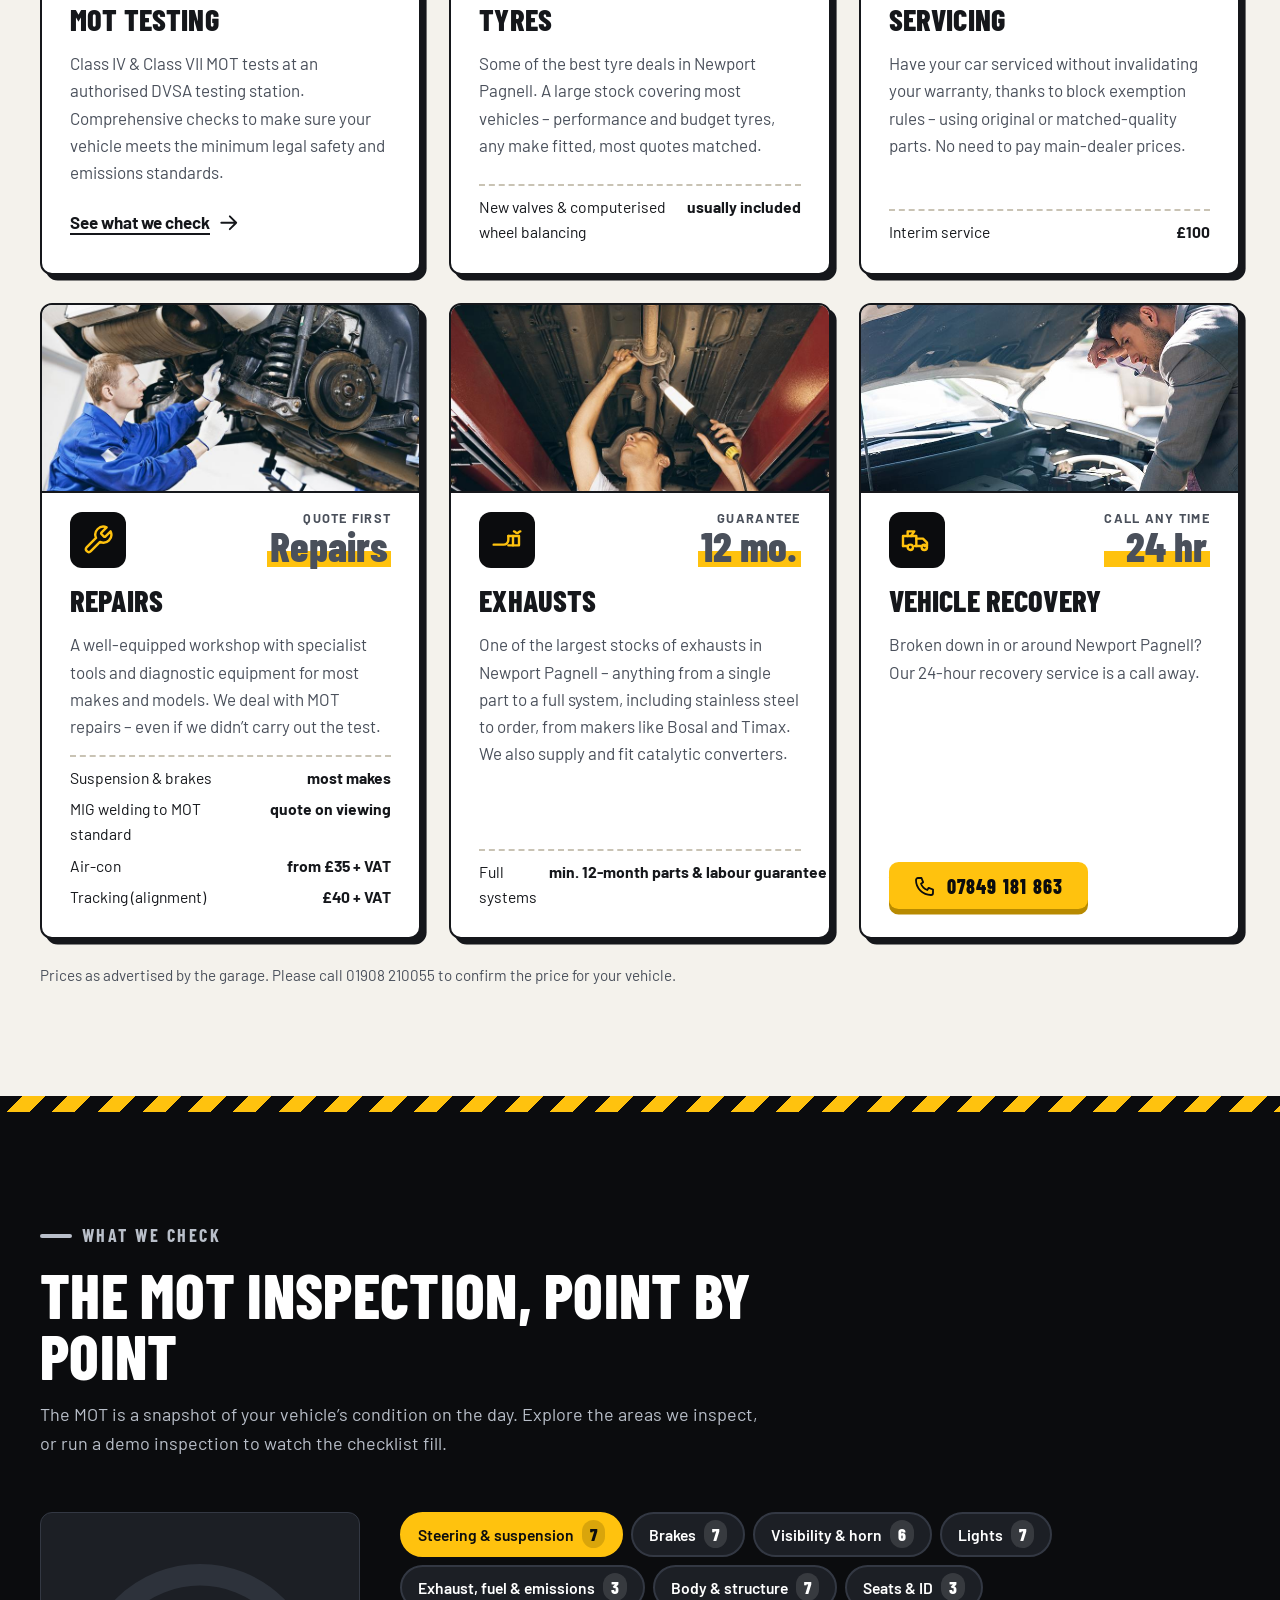
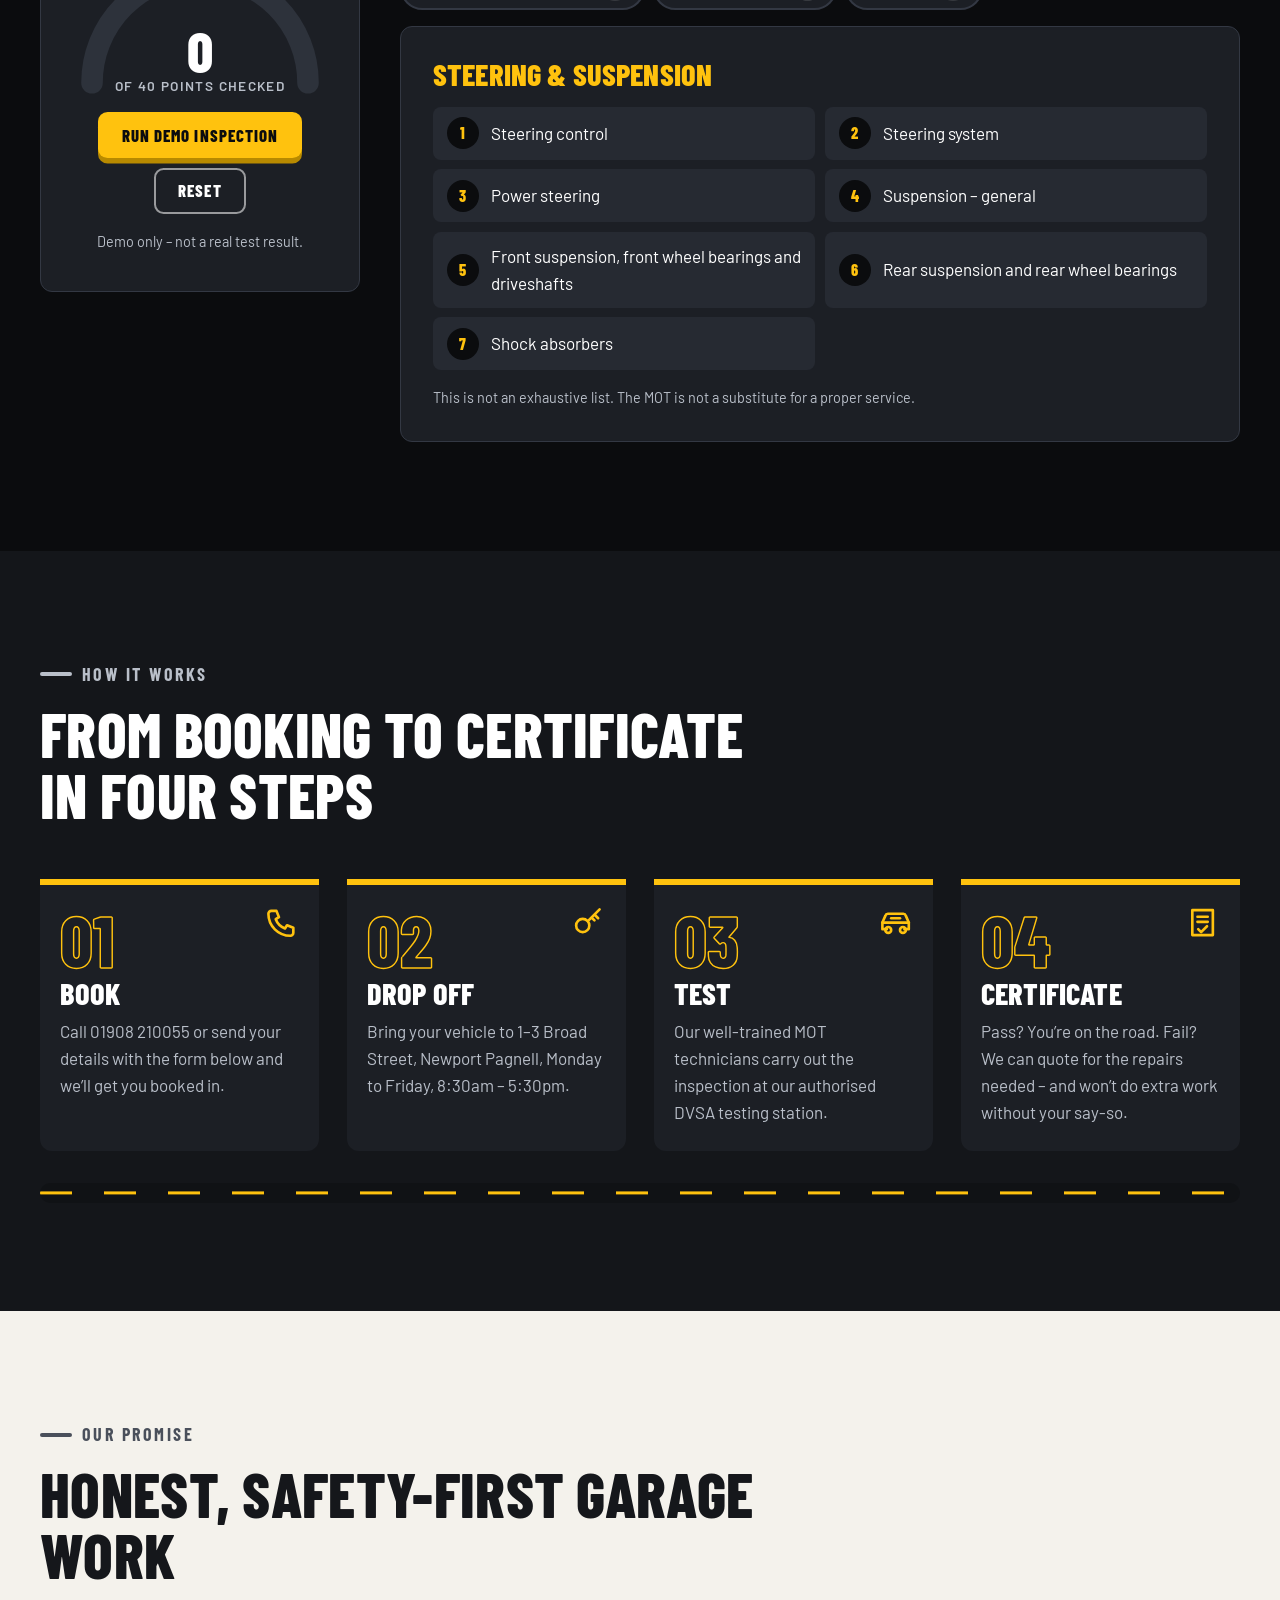
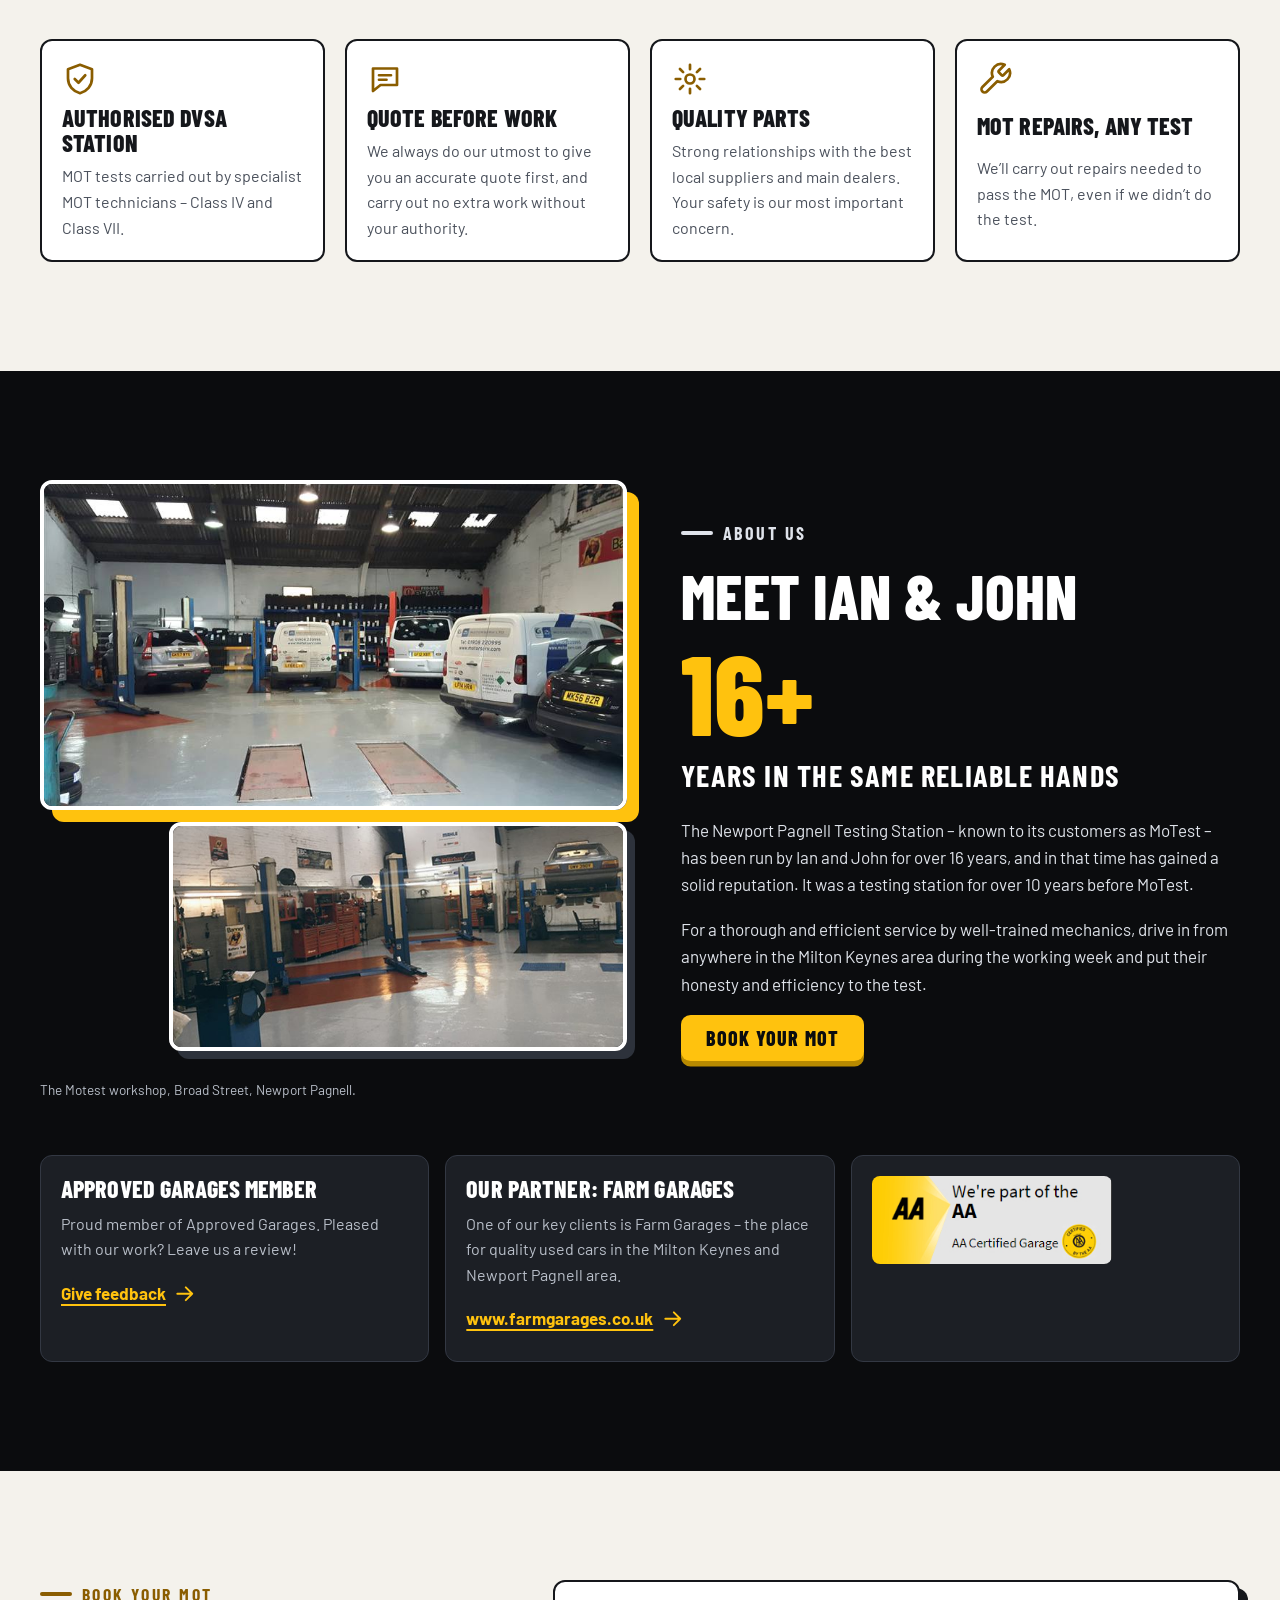
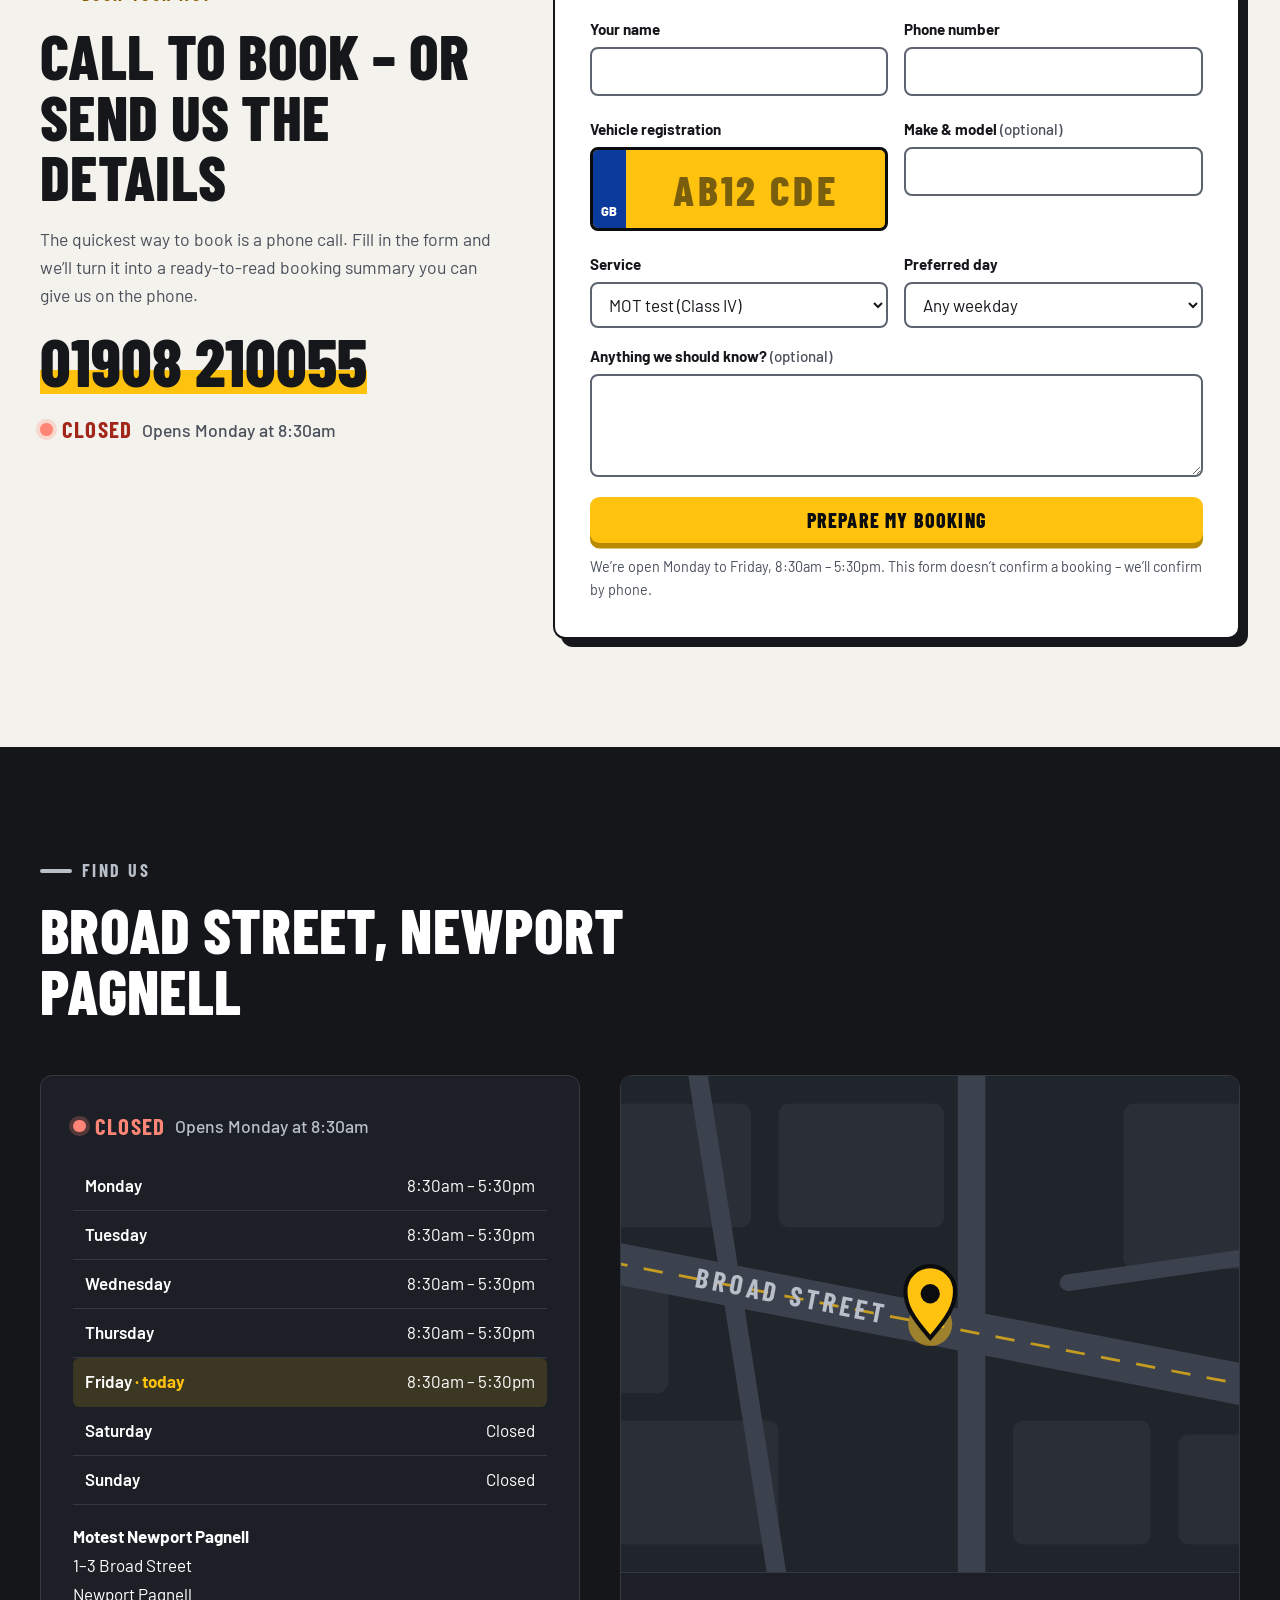
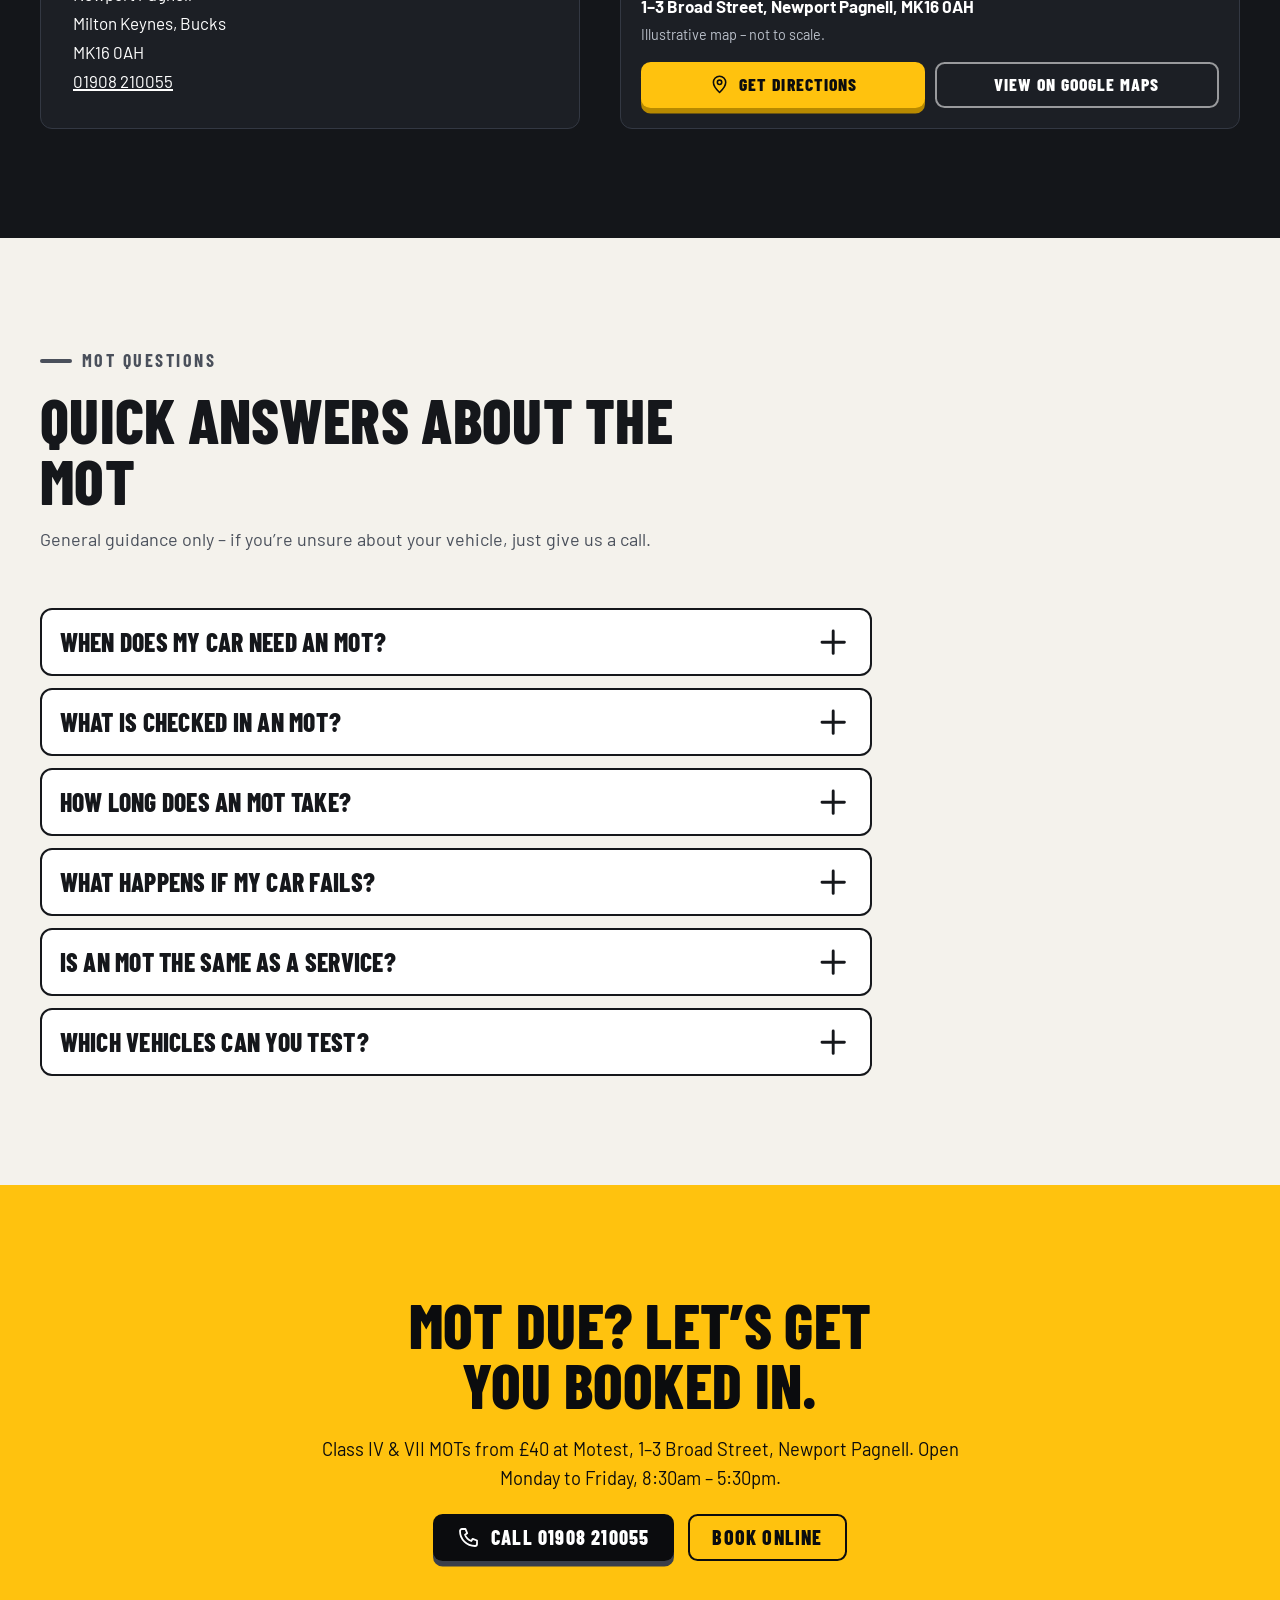
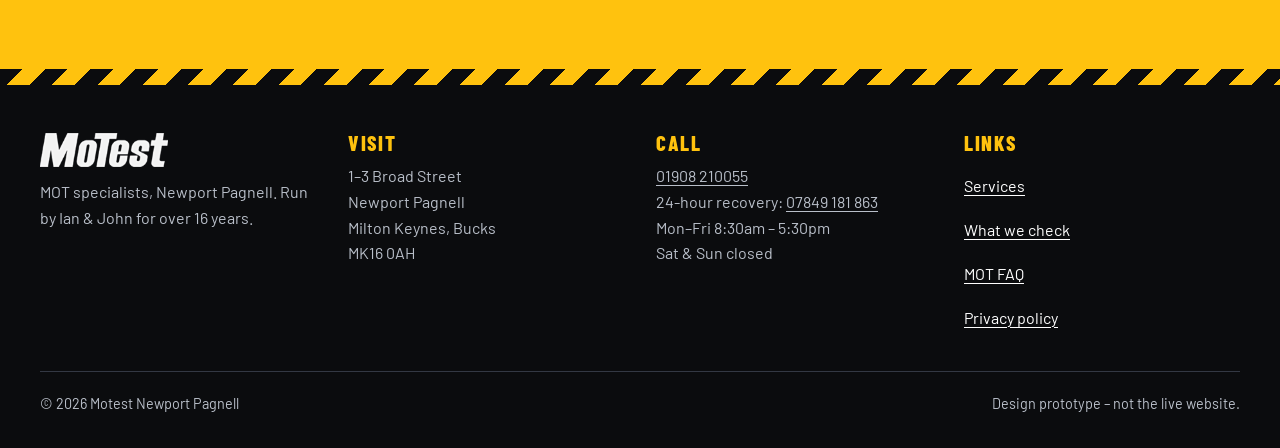
<file: mot-newport-pagnell/index.html>
<!DOCTYPE html>
<html lang="en-GB" class="no-js">
<head><meta name="robots" content="noindex,nofollow">
<meta charset="utf-8">
<meta name="viewport" content="width=device-width, initial-scale=1">
<title>MOT Newport Pagnell | Motest – MOT Testing, Tyres, Servicing &amp; Repairs, Milton Keynes</title>
<meta name="description" content="Motest Newport Pagnell: authorised DVSA MOT testing station on Broad Street. Class IV &amp; VII MOTs from £40, tyres from £45, servicing, repairs, exhausts and 24-hour recovery. Call 01908 210055.">
<meta name="theme-color" content="#0b0c0e">
<meta property="og:type" content="website">
<meta property="og:locale" content="en_GB">
<meta property="og:site_name" content="Motest Newport Pagnell">
<meta property="og:title" content="MOT Newport Pagnell | Motest – MOT, Tyres, Servicing &amp; Repairs">
<meta property="og:description" content="Authorised DVSA MOT testing station in Newport Pagnell, Milton Keynes. MOTs from £40. Call 01908 210055.">
<meta name="twitter:card" content="summary">
<link rel="icon" href="data:image/svg+xml,%3Csvg xmlns='http://www.w3.org/2000/svg' viewBox='0 0 64 64'%3E%3Crect width='64' height='64' rx='12' fill='%230b0c0e'/%3E%3Cpath d='M14 34l12 12 24-26' fill='none' stroke='%23ffc20e' stroke-width='9' stroke-linecap='round' stroke-linejoin='round'/%3E%3C/svg%3E">
<link rel="preconnect" href="https://fonts.googleapis.com">
<link rel="preconnect" href="https://fonts.gstatic.com" crossorigin>
<link rel="stylesheet" href="https://fonts.googleapis.com/css2?family=Barlow+Condensed:wght@600;700;800&amp;family=Barlow:wght@400;500;600;700&amp;display=swap">
<link rel="stylesheet" href="style.css">
<script>document.documentElement.className = 'js';</script>
<script type="application/ld+json">
{
  "@context": "https://schema.org",
  "@type": "AutoRepair",
  "name": "Motest Newport Pagnell",
  "description": "MOT testing station in Newport Pagnell, Milton Keynes offering Class IV and Class VII MOT tests, tyres, servicing, repairs, exhausts and 24-hour vehicle recovery.",
  "telephone": "+441908210055",
  "sameAs": ["https://www.motnewportpagnell.co.uk/"],
  "address": {
    "@type": "PostalAddress",
    "streetAddress": "1-3 Broad Street",
    "addressLocality": "Newport Pagnell",
    "addressRegion": "Milton Keynes",
    "postalCode": "MK16 0AH",
    "addressCountry": "GB"
  },
  "openingHoursSpecification": [
    {
      "@type": "OpeningHoursSpecification",
      "dayOfWeek": ["Monday", "Tuesday", "Wednesday", "Thursday", "Friday"],
      "opens": "08:30",
      "closes": "17:30"
    }
  ],
  "contactPoint": [
    { "@type": "ContactPoint", "contactType": "24 hour vehicle recovery", "telephone": "+447849181863" }
  ]
}
</script>
</head>
<body>
<a class="skip-link" href="#main">Skip to main content</a>

<!-- Icon sprite -->
<svg width="0" height="0" style="position:absolute" aria-hidden="true" focusable="false">
  <defs>
    <symbol id="i-car" viewBox="0 0 24 24"><path d="M3 16.5V12l2-4.6A2 2 0 0 1 6.8 6h10.4A2 2 0 0 1 19 7.4L21 12v4.5"/><path d="M3 12h18"/><path d="M4 16.5h2m12 0h2"/><circle cx="7" cy="17" r="2"/><circle cx="17" cy="17" r="2"/><path d="M9 9h6"/></symbol>
    <symbol id="i-tyre" viewBox="0 0 24 24"><circle cx="12" cy="12" r="9.5"/><circle cx="12" cy="12" r="5.2"/><circle cx="12" cy="12" r="1.6"/><path d="M12 2.5v2.3M12 19.2v2.3M2.5 12h2.3M19.2 12h2.3M5.3 5.3l1.6 1.6M17.1 17.1l1.6 1.6M18.7 5.3l-1.6 1.6M6.9 17.1l-1.6 1.6"/></symbol>
    <symbol id="i-gauge" viewBox="0 0 24 24"><path d="M3.5 18a9.5 9.5 0 1 1 17 0"/><path d="M12 15l4.2-5.6"/><circle cx="12" cy="15.5" r="1.4"/><path d="M5.6 12.2l1.4.7M12 5.5v1.6M18.4 12.2l-1.4.7"/></symbol>
    <symbol id="i-wrench" viewBox="0 0 24 24"><path d="M14.7 6.3a1 1 0 0 0 0 1.4l1.6 1.6a1 1 0 0 0 1.4 0l3.77-3.77a6 6 0 0 1-7.94 7.94l-6.91 6.91a2.12 2.12 0 0 1-3-3l6.91-6.91a6 6 0 0 1 7.94-7.94l-3.76 3.76z"/></symbol>
    <symbol id="i-exhaust" viewBox="0 0 24 24"><path d="M2 15.5h7.5a3.5 3.5 0 0 0 3.5-3.5V9"/><path d="M13 9h8v7h-8"/><path d="M16.5 9v7"/><path d="M22 5.5c-1.2 0-1.2 1.3-2.4 1.3S18.4 5.5 17.2 5.5"/></symbol>
    <symbol id="i-tow" viewBox="0 0 24 24"><path d="M1.5 16.5V9h10v7.5"/><path d="M11.5 11h5l3 3v2.5h-2"/><path d="M1.5 16.5h3m6 0h4"/><circle cx="7" cy="17.5" r="2"/><circle cx="17.5" cy="17.5" r="2"/><path d="M5 9V5.5h5L7.5 9"/></symbol>
    <symbol id="i-phone" viewBox="0 0 24 24"><path d="M5 4h3.5l1.7 4.3-2.2 1.4a11 11 0 0 0 6.3 6.3l1.4-2.2L20 15.5V19a2 2 0 0 1-2 2A15 15 0 0 1 3 6a2 2 0 0 1 2-2z"/></symbol>
    <symbol id="i-pin" viewBox="0 0 24 24"><path d="M12 21s7-6.2 7-11.5A7 7 0 0 0 5 9.5C5 14.800 12 21 12 21z"/><circle cx="12" cy="9.500" r="2.500"/></symbol>
    <symbol id="i-clock" viewBox="0 0 24 24"><circle cx="12" cy="12" r="9.500"/><path d="M12 6.500V12l3.500 2"/></symbol>
    <symbol id="i-shield" viewBox="0 0 24 24"><path d="M12 2.500l8 3v6c0 5-3.400 8.700-8 10-4.600-1.300-8-5-8-10v-6z"/><path d="M8.500 12l2.500 2.500 4.500-5"/></symbol>
    <symbol id="i-tick" viewBox="0 0 24 24"><path d="M4 12.500l5 5L20 6.500"/></symbol>
    <symbol id="i-plus" viewBox="0 0 24 24"><path d="M12 5v14M5 12h14"/></symbol>
    <symbol id="i-menu" viewBox="0 0 24 24"><path d="M3.500 6.500h17M3.500 12h17M3.500 17.500h17"/></symbol>
    <symbol id="i-close" viewBox="0 0 24 24"><path d="M5 5l14 14M19 5L5 19"/></symbol>
    <symbol id="i-arrow" viewBox="0 0 24 24"><path d="M5 12h14M13 6l6 6-6 6"/></symbol>
    <symbol id="i-calendar" viewBox="0 0 24 24"><rect x="3.500" y="5" width="17" height="15.500" rx="2"/><path d="M3.500 10h17M8 3v4M16 3v4"/></symbol>
    <symbol id="i-key" viewBox="0 0 24 24"><circle cx="8" cy="14" r="4.500"/><path d="M11.500 11l8-8M16 6.500l2.500 2.500M14 8.500l2 2"/></symbol>
    <symbol id="i-cert" viewBox="0 0 24 24"><path d="M5 3.500h14v17H5z"/><path d="M8.500 8h7M8.500 11.500h7"/><path d="M9 16.500l2 2 4-4"/></symbol>
    <symbol id="i-quote" viewBox="0 0 24 24"><path d="M4 5h16v11H9l-5 4z"/><path d="M8 9.500h8M8 12.500h5"/></symbol>
    <symbol id="i-parts" viewBox="0 0 24 24"><circle cx="12" cy="12" r="3"/><path d="M12 2.500v3M12 18.500v3M2.500 12h3M18.500 12h3M5.300 5.300l2.100 2.100M16.600 16.600l2.100 2.100M18.700 5.300l-2.100 2.100M7.400 16.600l-2.100 2.100"/></symbol>
  </defs>
</svg>

<header class="site-header" id="top"><meta name="robots" content="noindex,nofollow">
  <div class="wrap header-inner">
    <a class="brand" href="#top" aria-label="Motest Newport Pagnell – home">
      <img src="assets/logo.png" width="199" height="52" alt="MoTest">
    </a>
    <button class="nav-toggle" type="button" aria-expanded="false" aria-controls="site-nav">
      <svg class="icon icon-menu" aria-hidden="true"><use href="#i-menu"/></svg>
      <svg class="icon icon-close" aria-hidden="true"><use href="#i-close"/></svg>
      <span>Menu</span>
    </button>
    <nav class="site-nav" id="site-nav" aria-label="Main">
      <ul>
        <li><a href="#services">Services</a></li>
        <li><a href="#inspection">What we check</a></li>
        <li><a href="#how">How it works</a></li>
        <li><a href="#about">About</a></li>
        <li><a href="#find-us">Find us</a></li>
        <li><a href="#faq">FAQ</a></li>
        <li><a href="#book">Book</a></li>
      </ul>
    </nav>
    <a class="btn btn-amber header-call" href="tel:+441908210055"><svg class="icon" aria-hidden="true"><use href="#i-phone"/></svg>01908 210055</a>
  </div>
</header>

<main id="main">

  <!-- HERO -->
  <section class="hero" aria-labelledby="hero-title">
    <svg class="hero-bg" viewBox="0 0 1600 900" preserveAspectRatio="xMidYMax slice" aria-hidden="true" focusable="false">
      <defs>
        <linearGradient id="road-fade" x1="0" y1="1" x2="0" y2="0">
          <stop offset="0" stop-color="#1b1e24"/><stop offset="1" stop-color="#1b1e24" stop-opacity="0"/>
        </linearGradient>
        <radialGradient id="glow" cx="0.5" cy="0.5" r="0.5">
          <stop offset="0" stop-color="#ffc20e" stop-opacity="0.22"/><stop offset="1" stop-color="#ffc20e" stop-opacity="0"/>
        </radialGradient>
      </defs>
      <circle cx="1230" cy="360" r="520" fill="url(#glow)"/>
      <g fill="none" stroke="#fff" opacity="0.09">
        <circle cx="1230" cy="380" r="330" stroke-width="3"/>
        <circle cx="1230" cy="380" r="300" stroke-width="26" stroke-dasharray="2 22"/>
        <circle cx="1230" cy="380" r="240" stroke-width="2"/>
      </g>
      <g stroke="#ffc20e" stroke-linecap="round" opacity="0.28">
        <path d="M1230 380 L1370 270" stroke-width="6"/>
        <circle cx="1230" cy="380" r="14" fill="#ffc20e"/>
      </g>
      <polygon points="560,900 1040,900 830,520 770,520" fill="url(#road-fade)"/>
      <path class="road-dash" d="M800 900 L800 520" stroke="#ffc20e" stroke-width="8" stroke-dasharray="40 20" opacity="0.5" fill="none"/>
      <path d="M560 900 L770 520M1040 900 L830 520" stroke="#fff" stroke-width="3" opacity="0.25" fill="none"/>
    </svg>

    <div class="wrap hero-grid">
      <div class="hero-copy">
        <p class="eyebrow">MOT testing station · Newport Pagnell</p>
        <h1 id="hero-title">Your MOT, <span class="hl">done properly.</span></h1>
        <p class="hero-lead">An authorised DVSA testing station on Broad Street, Milton Keynes. Class IV &amp; VII MOTs by well-trained mechanics – in the reliable hands of Ian and John for over 16 years.</p>
        <div class="hero-actions">
          <a class="btn btn-amber" href="#book"><svg class="icon" aria-hidden="true"><use href="#i-calendar"/></svg>Book your MOT</a>
          <a class="btn btn-ghost" href="tel:+441908210055"><svg class="icon" aria-hidden="true"><use href="#i-phone"/></svg>Call 01908 210055</a>
        </div>
        <ul class="hero-stats">
          <li><strong>16+</strong><span>years run by Ian &amp; John</span></li>
          <li><strong>£40</strong><span>MOT from (Class IV &amp; VII)</span></li>
          <li><strong>Mon–Fri</strong><span>8:30am – 5:30pm</span></li>
        </ul>
      </div>

      <div class="ticket reveal">
        <div class="ticket-head">
          <div>
            <p>Class IV &amp; Class VII</p>
            <h2>MOT test</h2>
          </div>
          <div class="ticket-price"><small>From</small><strong>£40</strong></div>
        </div>
        <form id="quick-form" action="#book" method="get">
          <label for="quick-reg">Start your booking – enter your reg</label>
          <div class="plate" style="margin-block:0.5rem 1rem">
            <input id="quick-reg" name="reg" type="text" inputmode="text" autocomplete="off" autocapitalize="characters" spellcheck="false" maxlength="8" placeholder="YOUR REG">
          </div>
          <button class="btn btn-dark btn-block" type="submit">Book your MOT <svg class="icon" aria-hidden="true"><use href="#i-arrow"/></svg></button>
        </form>
        <p class="status" data-status data-state="unknown" role="status">
          <span class="status-dot" aria-hidden="true"></span>
          <span class="status-label">Mon–Fri</span>
          <span class="status-detail">8:30am – 5:30pm</span>
        </p>
      </div>
    </div>
  </section>

  <!-- PROMO (edit or delete this block if the offer has ended) -->
  <section class="promo" aria-label="Current offer" id="promo">
    <div class="wrap promo-inner">
      <img class="promo-img" src="assets/aircon-promo.jpg" width="1000" height="400" alt="" loading="lazy">
      <p>☀️ <strong>Stay cool this summer – air-con refuel £35</strong> ahead of this year’s heatwave.</p>
      <a class="btn btn-dark" href="tel:+441908210055">Call to book</a>
    </div>
  </section>

  <svg class="tread" aria-hidden="true" focusable="false" preserveAspectRatio="none" viewBox="0 0 400 36">
    <defs><pattern id="tread-pat" width="40" height="36" patternUnits="userSpaceOnUse"><path d="M0 36L14 0h10L10 36zM20 36L34 0h6L26 36z" fill="currentColor"/></pattern></defs>
    <rect width="400" height="36" fill="url(#tread-pat)"/>
  </svg>

  <!-- SERVICES -->
  <section class="section on-light" id="services" aria-labelledby="services-title">
    <div class="wrap">
      <div class="section-head reveal">
        <p class="eyebrow">What we do</p>
        <h2 id="services-title">Everything your car needs, under one roof</h2>
        <p>From the annual MOT to tyres, servicing, repairs and exhausts – a well-equipped workshop on Broad Street.</p>
      </div>

      <div class="cards">
        <article class="card reveal">
          <img class="card-img" src="assets/service-mot.jpg" width="800" height="400" loading="lazy" alt="Technician checking the tyre and wheel of a car during an inspection">
          <div class="card-top">
            <span class="card-icon"><svg class="icon" aria-hidden="true"><use href="#i-cert"/></svg></span>
            <p class="price"><small>From</small><strong>£40</strong></p>
          </div>
          <h3>MOT testing</h3>
          <p>Class IV &amp; Class VII MOT tests at an authorised DVSA testing station. Comprehensive checks to make sure your vehicle meets the minimum legal safety and emissions standards.</p>
          <div class="card-foot"><a class="link-arrow" href="#inspection">See what we check <svg class="icon" width="20" height="20" aria-hidden="true"><use href="#i-arrow"/></svg></a></div>
        </article>

        <article class="card reveal" style="--d:.08s">
          <img class="card-img" src="assets/service-tyres.jpg" width="800" height="400" loading="lazy" alt="Mechanic inspecting a car tyre and suspension with the vehicle raised">
          <div class="card-top">
            <span class="card-icon"><svg class="icon" aria-hidden="true"><use href="#i-tyre"/></svg></span>
            <p class="price"><small>From</small><strong>£45</strong></p>
          </div>
          <h3>Tyres</h3>
          <p>Some of the best tyre deals in Newport Pagnell. A large stock covering most vehicles – performance and budget tyres, any make fitted, most quotes matched.</p>
          <ul>
            <li><span>New valves &amp; computerised wheel balancing</span><span>usually included</span></li>
          </ul>
        </article>

        <article class="card reveal" style="--d:.16s">
          <img class="card-img" src="assets/service-servicing.jpg" width="800" height="400" loading="lazy" alt="Mechanic in blue overalls servicing the underside of a raised car">
          <div class="card-top">
            <span class="card-icon"><svg class="icon" aria-hidden="true"><use href="#i-gauge"/></svg></span>
            <p class="price"><small>Full service</small><strong>£210</strong></p>
          </div>
          <h3>Servicing</h3>
          <p>Have your car serviced without invalidating your warranty, thanks to block exemption rules – using original or matched-quality parts. No need to pay main-dealer prices.</p>
          <ul>
            <li><span>Interim service</span><span>£100</span></li>
          </ul>
        </article>

        <article class="card reveal">
          <img class="card-img" src="assets/service-repairs.jpg" width="800" height="400" loading="lazy" alt="Mechanic working on the suspension and brakes of a car on a lift">
          <div class="card-top">
            <span class="card-icon"><svg class="icon" aria-hidden="true"><use href="#i-wrench"/></svg></span>
            <p class="price"><small>Quote first</small><strong>Repairs</strong></p>
          </div>
          <h3>Repairs</h3>
          <p>A well-equipped workshop with specialist tools and diagnostic equipment for most makes and models. We deal with MOT repairs – even if we didn’t carry out the test.</p>
          <ul>
            <li><span>Suspension &amp; brakes</span><span>most makes</span></li>
            <li><span>MIG welding to MOT standard</span><span>quote on viewing</span></li>
            <li><span>Air-con</span><span>from £35 + VAT</span></li>
            <li><span>Tracking (alignment)</span><span>£40 + VAT</span></li>
          </ul>
        </article>

        <article class="card reveal" style="--d:.08s">
          <img class="card-img" src="assets/service-exhausts.jpg" width="800" height="400" loading="lazy" alt="Mechanic inspecting a car exhaust system from below with an inspection lamp">
          <div class="card-top">
            <span class="card-icon"><svg class="icon" aria-hidden="true"><use href="#i-exhaust"/></svg></span>
            <p class="price"><small>Guarantee</small><strong>12 mo.</strong></p>
          </div>
          <h3>Exhausts</h3>
          <p>One of the largest stocks of exhausts in Newport Pagnell – anything from a single part to a full system, including stainless steel to order, from makers like Bosal and Timax. We also supply and fit catalytic converters.</p>
          <ul>
            <li><span>Full systems</span><span>min. 12-month parts &amp; labour guarantee</span></li>
          </ul>
        </article>

        <article class="card reveal" style="--d:.16s" id="recovery">
          <img class="card-img" src="assets/service-recovery.jpg" width="899" height="366" loading="lazy" alt="Driver looking worried beside a car with its bonnet open after a breakdown">
          <div class="card-top">
            <span class="card-icon"><svg class="icon" aria-hidden="true"><use href="#i-tow"/></svg></span>
            <p class="price"><small>Call any time</small><strong>24 hr</strong></p>
          </div>
          <h3>Vehicle recovery</h3>
          <p>Broken down in or around Newport Pagnell? Our 24-hour recovery service is a call away.</p>
          <div class="card-foot"><a class="btn btn-amber" href="tel:+447849181863"><svg class="icon" aria-hidden="true"><use href="#i-phone"/></svg>07849 181 863</a></div>
        </article>
      </div>
      <p class="fine">Prices as advertised by the garage. Please call 01908 210055 to confirm the price for your vehicle.</p>
    </div>
  </section>

  <div class="hazard" aria-hidden="true"></div>

  <!-- INSPECTION -->
  <section class="section" id="inspection" aria-labelledby="inspection-title">
    <div class="wrap">
      <div class="section-head reveal">
        <p class="eyebrow">What we check</p>
        <h2 id="inspection-title">The MOT inspection, point by point</h2>
        <p>The MOT is a snapshot of your vehicle’s condition on the day. Explore the areas we inspect, or run a demo inspection to watch the checklist fill.</p>
      </div>

      <div class="inspect-grid">
        <div class="gauge-card reveal">
          <div class="gauge">
            <svg viewBox="0 0 200 118" aria-hidden="true" focusable="false">
              <path class="gauge-track" d="M20 108 A80 80 0 0 1 180 108" fill="none" stroke-width="16" stroke-linecap="round" pathLength="100"/>
              <path class="gauge-fill" id="gauge-fill" d="M20 108 A80 80 0 0 1 180 108" fill="none" stroke-width="16" stroke-linecap="round" pathLength="100" stroke-dasharray="0 100"/>
            </svg>
            <p class="gauge-readout"><strong id="gauge-num">0</strong><span id="gauge-label">of 40 points checked</span></p>
          </div>
          <div class="actions">
            <button class="btn btn-amber" type="button" id="run-demo">Run demo inspection</button>
            <button class="btn btn-ghost" type="button" id="reset-demo">Reset</button>
          </div>
          <p class="gauge-note" id="gauge-note" role="status">Demo only – not a real test result.</p>
        </div>

        <div class="reveal" style="--d:.08s">
          <div class="insp-tabs" role="tablist" aria-label="Inspection areas" id="insp-tabs"></div>
          <div class="insp-panels" id="insp-panels">
            <section class="insp-group" id="g-steer" data-title="Steering &amp; suspension" aria-labelledby="g-steer-h">
              <h3 id="g-steer-h">Steering &amp; suspension</h3>
              <ol class="insp-list">
                <li>Steering control</li><li>Steering system</li><li>Power steering</li><li>Suspension – general</li>
                <li>Front suspension, front wheel bearings and driveshafts</li><li>Rear suspension and rear wheel bearings</li><li>Shock absorbers</li>
              </ol>
            </section>
            <section class="insp-group" id="g-brakes" data-title="Brakes" aria-labelledby="g-brakes-h">
              <h3 id="g-brakes-h">Brakes</h3>
              <ol class="insp-list">
                <li>Parking brake lever mechanism</li><li>Hand-operated brake control valves</li><li>Service brake control</li><li>Anti-lock braking system</li>
                <li>Mechanical brake components</li><li>Hydraulic, air and vacuum systems</li><li>Brake performance</li>
              </ol>
            </section>
            <section class="insp-group" id="g-view" data-title="Visibility &amp; horn" aria-labelledby="g-view-h">
              <h3 id="g-view-h">Visibility &amp; horn</h3>
              <ol class="insp-list">
                <li>Wipers</li><li>Washers</li><li>Windscreen</li><li>Audible warning (horn)</li><li>Mirrors</li><li>Driver’s view of the road</li>
              </ol>
            </section>
            <section class="insp-group" id="g-lights" data-title="Lights" aria-labelledby="g-lights-h">
              <h3 id="g-lights-h">Lights</h3>
              <ol class="insp-list">
                <li>Headlamps</li><li>Headlamp aim</li><li>Stop lamps</li><li>Rear fog lamps</li><li>Rear reflectors</li>
                <li>Direction indicators and hazard warning devices</li><li>Front and rear position lamps, rear registration plate</li>
              </ol>
            </section>
            <section class="insp-group" id="g-exhaust" data-title="Exhaust, fuel &amp; emissions" aria-labelledby="g-exhaust-h">
              <h3 id="g-exhaust-h">Exhaust, fuel &amp; emissions</h3>
              <ol class="insp-list">
                <li>Exhaust system</li><li>Exhaust emissions – petrol &amp; diesel</li><li>Fuel system</li>
              </ol>
            </section>
            <section class="insp-group" id="g-body" data-title="Body &amp; structure" aria-labelledby="g-body-h">
              <h3 id="g-body-h">Body &amp; structure</h3>
              <ol class="insp-list">
                <li>General condition of vehicle</li><li>Vehicle structure</li><li>Body security</li><li>Body condition</li>
                <li>Doors</li><li>Load security</li><li>Spare wheel and carrier</li>
              </ol>
            </section>
            <section class="insp-group" id="g-seats" data-title="Seats &amp; ID" aria-labelledby="g-seats-h">
              <h3 id="g-seats-h">Seats, belts &amp; ID</h3>
              <ol class="insp-list">
                <li>Seats</li><li>Seatbelts</li><li>Registration plates and VIN details</li>
              </ol>
            </section>
            <p class="fine-light">This is not an exhaustive list. The MOT is not a substitute for a proper service.</p>
          </div>
        </div>
      </div>
    </div>
  </section>

  <!-- HOW IT WORKS -->
  <section class="section on-graphite" id="how" aria-labelledby="how-title">
    <div class="wrap">
      <div class="section-head reveal">
        <p class="eyebrow">How it works</p>
        <h2 id="how-title">From booking to certificate in four steps</h2>
      </div>
      <ol class="steps">
        <li class="step reveal">
          <svg class="icon" aria-hidden="true"><use href="#i-phone"/></svg>
          <span class="step-num" aria-hidden="true">01</span>
          <h3>Book</h3>
          <p>Call 01908 210055 or send your details with the form below and we’ll get you booked in.</p>
        </li>
        <li class="step reveal" style="--d:.08s">
          <svg class="icon" aria-hidden="true"><use href="#i-key"/></svg>
          <span class="step-num" aria-hidden="true">02</span>
          <h3>Drop off</h3>
          <p>Bring your vehicle to 1–3 Broad Street, Newport Pagnell, Monday to Friday, 8:30am – 5:30pm.</p>
        </li>
        <li class="step reveal" style="--d:.16s">
          <svg class="icon" aria-hidden="true"><use href="#i-car"/></svg>
          <span class="step-num" aria-hidden="true">03</span>
          <h3>Test</h3>
          <p>Our well-trained MOT technicians carry out the inspection at our authorised DVSA testing station.</p>
        </li>
        <li class="step reveal" style="--d:.24s">
          <svg class="icon" aria-hidden="true"><use href="#i-cert"/></svg>
          <span class="step-num" aria-hidden="true">04</span>
          <h3>Certificate</h3>
          <p>Pass? You’re on the road. Fail? We can quote for the repairs needed – and won’t do extra work without your say-so.</p>
        </li>
      </ol>
      <div class="steps-road" aria-hidden="true"></div>
    </div>
  </section>

  <!-- TRUST -->
  <section class="section on-light" aria-labelledby="trust-title">
    <div class="wrap">
      <div class="section-head reveal">
        <p class="eyebrow">Our promise</p>
        <h2 id="trust-title">Honest, safety-first garage work</h2>
      </div>
      <ul class="trust">
        <li class="reveal"><svg class="icon" aria-hidden="true"><use href="#i-shield"/></svg><h3>Authorised DVSA station</h3><p>MOT tests carried out by specialist MOT technicians – Class IV and Class VII.</p></li>
        <li class="reveal" style="--d:.08s"><svg class="icon" aria-hidden="true"><use href="#i-quote"/></svg><h3>Quote before work</h3><p>We always do our utmost to give you an accurate quote first, and carry out no extra work without your authority.</p></li>
        <li class="reveal" style="--d:.16s"><svg class="icon" aria-hidden="true"><use href="#i-parts"/></svg><h3>Quality parts</h3><p>Strong relationships with the best local suppliers and main dealers. Your safety is our most important concern.</p></li>
        <li class="reveal" style="--d:.24s"><svg class="icon" aria-hidden="true"><use href="#i-wrench"/></svg><h3>MOT repairs, any test</h3><p>We’ll carry out repairs needed to pass the MOT, even if we didn’t do the test.</p></li>
      </ul>
    </div>
  </section>

  <!-- ABOUT -->
  <section class="section" id="about" aria-labelledby="about-title">
    <div class="wrap">
      <div class="about-grid">
        <figure class="about-photo reveal">
          <img src="assets/workshop-1400.jpg" srcset="assets/workshop-800.jpg 800w, assets/workshop-1400.jpg 1400w" sizes="(min-width: 56em) 45vw, 100vw" width="1400" height="788" loading="lazy" alt="Inside the Motest workshop: vehicle lifts, MOT pits and a wall of stocked tyres">
          <figcaption>The Motest workshop, Broad Street, Newport Pagnell.</figcaption>
          <img class="about-photo-2" src="assets/workshop-lifts.jpg" width="800" height="400" loading="lazy" alt="Workshop bays with vehicle lifts, tool chests and a resin-coated floor">
        </figure>
        <div class="about-copy reveal" style="--d:.08s">
          <p class="eyebrow">About us</p>
          <h2 id="about-title">Meet Ian &amp; John</h2>
          <div class="big-num"><strong>16+</strong><span>years in the same reliable hands</span></div>
          <p>The Newport Pagnell Testing Station – known to its customers as MoTest – has been run by Ian and John for over 16 years, and in that time has gained a solid reputation. It was a testing station for over 10 years before MoTest.</p>
          <p>For a thorough and efficient service by well-trained mechanics, drive in from anywhere in the Milton Keynes area during the working week and put their honesty and efficiency to the test.</p>
          <a class="btn btn-amber" href="#book">Book your MOT</a>
        </div>
      </div>

      <div class="partners">
        <div class="partner reveal">
          <h3>Approved Garages member</h3>
          <p>Proud member of Approved Garages. Pleased with our work? Leave us a review!</p>
          <a class="link-arrow partner-cta" href="http://www.approvedgarages.co.uk/Garage/Motest-Motorcare/" target="_blank" rel="noopener">Give feedback <svg class="icon" width="20" height="20" aria-hidden="true"><use href="#i-arrow"/></svg></a>
        </div>
        <div class="partner reveal" style="--d:.08s">
          <h3>Our partner: Farm Garages</h3>
          <p>One of our key clients is Farm Garages – the place for quality used cars in the Milton Keynes and Newport Pagnell area.</p>
          <a class="link-arrow partner-cta" href="http://www.farmgarages.co.uk/" target="_blank" rel="noopener">www.farmgarages.co.uk <svg class="icon" width="20" height="20" aria-hidden="true"><use href="#i-arrow"/></svg></a>
        </div>
        <!-- Shown on the original site; confirm with the client before launch -->
        <div class="partner reveal" style="--d:.16s">
          <img src="assets/aacert.jpg" width="303" height="111" loading="lazy" alt="AA Certified Garage badge: we’re part of the AA">
        </div>
      </div>
    </div>
  </section>

  <!-- BOOKING -->
  <section class="section on-light" id="book" aria-labelledby="book-title">
    <div class="wrap">
      <div class="book-grid">
        <div class="book-copy reveal">
          <p class="eyebrow">Book your MOT</p>
          <h2 id="book-title">Call to book – or send us the details</h2>
          <p>The quickest way to book is a phone call. Fill in the form and we’ll turn it into a ready-to-read booking summary you can give us on the phone.</p>
          <a class="big-phone" href="tel:+441908210055">01908 210055</a>
          <p class="status" data-status data-state="unknown" role="status" style="color:var(--text-dark)">
            <span class="status-dot" aria-hidden="true"></span>
            <span class="status-label">Mon–Fri</span>
            <span class="status-detail">8:30am – 5:30pm</span>
          </p>
        </div>

        <div class="form-card reveal" style="--d:.08s">
          <form id="book-form" novalidate>
            <div class="form-grid">
              <div class="field">
                <label for="f-name">Your name</label>
                <input id="f-name" name="name" type="text" autocomplete="name" required>
                <span class="err" id="e-name"></span>
              </div>
              <div class="field">
                <label for="f-phone">Phone number</label>
                <input id="f-phone" name="phone" type="tel" autocomplete="tel" inputmode="tel" required>
                <span class="err" id="e-phone"></span>
              </div>
              <div class="field">
                <label for="f-reg">Vehicle registration</label>
                <div class="plate"><input id="f-reg" name="reg" type="text" autocomplete="off" autocapitalize="characters" spellcheck="false" maxlength="8" placeholder="AB12 CDE" required></div>
                <span class="err" id="e-reg"></span>
              </div>
              <div class="field">
                <label for="f-make">Make &amp; model <span class="opt">(optional)</span></label>
                <input id="f-make" name="make" type="text" autocomplete="off">
              </div>
              <div class="field">
                <label for="f-service">Service</label>
                <select id="f-service" name="service">
                  <option>MOT test (Class IV)</option>
                  <option>MOT test (Class VII)</option>
                  <option>Tyres</option>
                  <option>Full service</option>
                  <option>Interim service</option>
                  <option>Repairs / MOT repairs</option>
                  <option>Exhaust</option>
                  <option>Air-con refuel</option>
                  <option>Tracking</option>
                  <option>Something else</option>
                </select>
              </div>
              <div class="field">
                <label for="f-day">Preferred day</label>
                <select id="f-day" name="day">
                  <option>Any weekday</option>
                  <option>Monday</option><option>Tuesday</option><option>Wednesday</option><option>Thursday</option><option>Friday</option>
                </select>
              </div>
              <div class="field full">
                <label for="f-notes">Anything we should know? <span class="opt">(optional)</span></label>
                <textarea id="f-notes" name="notes" rows="3"></textarea>
              </div>
            </div>
            <div class="form-actions">
              <button class="btn btn-amber btn-block" type="submit">Prepare my booking</button>
              <p class="form-note">We’re open Monday to Friday, 8:30am – 5:30pm. This form doesn’t confirm a booking – we’ll confirm by phone.</p>
            </div>
          </form>
          <div class="form-result" id="form-result" hidden tabindex="-1">
            <h3 id="result-title">Nearly there – call to book</h3>
            <pre id="result-text"></pre>
            <div class="result-actions">
              <a class="btn btn-amber" href="tel:+441908210055"><svg class="icon" aria-hidden="true"><use href="#i-phone"/></svg>Call 01908 210055</a>
              <button class="btn btn-ghost" type="button" id="copy-btn">Copy details</button>
            </div>
            <p class="form-note" id="copy-status" role="status" style="color:var(--muted)"></p>
          </div>
        </div>
      </div>
    </div>
  </section>

  <!-- FIND US -->
  <section class="section on-graphite" id="find-us" aria-labelledby="find-title">
    <div class="wrap">
      <div class="section-head reveal">
        <p class="eyebrow">Find us</p>
        <h2 id="find-title">Broad Street, Newport Pagnell</h2>
      </div>
      <div class="find-grid">
        <div class="hours-card reveal">
          <p class="status" data-status data-state="unknown" role="status">
            <span class="status-dot" aria-hidden="true"></span>
            <span class="status-label">Mon–Fri</span>
            <span class="status-detail">8:30am – 5:30pm</span>
          </p>
          <dl class="hours-table" id="hours-table">
            <div data-day="1"><dt>Monday</dt><dd>8:30am – 5:30pm</dd></div>
            <div data-day="2"><dt>Tuesday</dt><dd>8:30am – 5:30pm</dd></div>
            <div data-day="3"><dt>Wednesday</dt><dd>8:30am – 5:30pm</dd></div>
            <div data-day="4"><dt>Thursday</dt><dd>8:30am – 5:30pm</dd></div>
            <div data-day="5"><dt>Friday</dt><dd>8:30am – 5:30pm</dd></div>
            <div data-day="6"><dt>Saturday</dt><dd>Closed</dd></div>
            <div data-day="0"><dt>Sunday</dt><dd>Closed</dd></div>
          </dl>
          <address class="address">
            <strong>Motest Newport Pagnell</strong><br>
            1–3 Broad Street<br>Newport Pagnell<br>Milton Keynes, Bucks<br>MK16 0AH<br>
            <a href="tel:+441908210055">01908 210055</a>
          </address>
        </div>

        <div class="map-card reveal" style="--d:.08s">
          <div class="map-art">
            <svg viewBox="0 0 600 360" preserveAspectRatio="xMidYMid slice" role="img" aria-label="Illustrative map graphic showing the garage location on Broad Street">
              <rect width="600" height="360" fill="#20242b"/>
              <g fill="#292e37">
                <rect x="20" y="20" width="150" height="90" rx="8"/><rect x="190" y="20" width="120" height="90" rx="8"/>
                <rect x="440" y="20" width="140" height="120" rx="8"/><rect x="20" y="250" width="170" height="90" rx="8"/>
                <rect x="360" y="250" width="100" height="90" rx="8"/><rect x="480" y="260" width="100" height="80" rx="8"/>
                <rect x="20" y="130" width="90" height="100" rx="8"/>
              </g>
              <g fill="none" stroke="#3b414d" stroke-linecap="round">
                <path d="M-10 120 L610 240" stroke-width="30"/>
                <path d="M330 -10 L330 370" stroke-width="20"/>
                <path d="M130 -10 L190 370" stroke-width="14"/>
                <path d="M400 150 L610 120" stroke-width="12"/>
              </g>
              <path d="M-10 120 L610 240" fill="none" stroke="#ffc20e" stroke-width="2" stroke-dasharray="14 12" opacity="0.7"/>
              <text x="268" y="180" text-anchor="end" fill="#b9bfc9" font-family="Barlow Condensed, Arial, sans-serif" font-weight="700" font-size="20" letter-spacing="3" transform="rotate(10.96 268 180)">BROAD STREET</text>
              <g transform="translate(300 180)">
                <circle class="pin-pulse" r="16" fill="#ffc20e" opacity="0.5"/>
                <path d="M0 6c-14-16-18-24-18-34a18 18 0 0 1 36 0c0 10-4 18-18 34z" fill="#ffc20e" stroke="#0b0c0e" stroke-width="3" transform="translate(0 4)"/>
                <circle cx="0" cy="-22" r="7" fill="#0b0c0e"/>
              </g>
            </svg>
          </div>
          <div class="map-info">
            <p><strong>1–3 Broad Street, Newport Pagnell, MK16 0AH</strong><br><span style="color:var(--muted);font-size:0.9rem">Illustrative map – not to scale.</span></p>
            <div class="btns">
              <a class="btn btn-amber" href="https://www.google.com/maps/dir/?api=1&amp;destination=1-3+Broad+Street%2C+Newport+Pagnell%2C+Milton+Keynes%2C+MK16+0AH" target="_blank" rel="noopener"><svg class="icon" aria-hidden="true"><use href="#i-pin"/></svg>Get directions</a>
              <a class="btn btn-ghost" href="https://www.google.com/maps/search/?api=1&amp;query=1-3+Broad+Street%2C+Newport+Pagnell%2C+Milton+Keynes%2C+MK16+0AH" target="_blank" rel="noopener">View on Google Maps</a>
            </div>
          </div>
        </div>
      </div>
    </div>
  </section>

  <!-- FAQ -->
  <section class="section on-light" id="faq" aria-labelledby="faq-title">
    <div class="wrap">
      <div class="section-head reveal">
        <p class="eyebrow">MOT questions</p>
        <h2 id="faq-title">Quick answers about the MOT</h2>
        <p>General guidance only – if you’re unsure about your vehicle, just give us a call.</p>
      </div>
      <div class="faq" id="faq-list">
        <div class="faq-item reveal">
          <h3 class="faq-q"><button class="faq-btn" type="button" aria-expanded="false" aria-controls="faq-a1" id="faq-b1">When does my car need an MOT? <svg class="icon" aria-hidden="true"><use href="#i-plus"/></svg></button></h3>
          <div class="faq-a" id="faq-a1" role="region" aria-labelledby="faq-b1" hidden>
            <p>In the UK, a car needs an MOT test every year once it is 3 years old. The period varies for some other vehicle types. It’s also worth knowing you can usually have the test up to a month (minus a day) before your current MOT runs out and keep the same renewal date – ask us if you’re not sure.</p>
          </div>
        </div>
        <div class="faq-item reveal">
          <h3 class="faq-q"><button class="faq-btn" type="button" aria-expanded="false" aria-controls="faq-a2" id="faq-b2">What is checked in an MOT? <svg class="icon" aria-hidden="true"><use href="#i-plus"/></svg></button></h3>
          <div class="faq-a" id="faq-a2" role="region" aria-labelledby="faq-b2" hidden>
            <p>The test checks that your vehicle meets minimum road safety and environmental standards – including steering, suspension, brakes, lights, wipers and washers, tyres and wheels, seatbelts, exhaust emissions and the condition of the body and structure. See the full inspection list above; it isn’t exhaustive.</p>
          </div>
        </div>
        <div class="faq-item reveal">
          <h3 class="faq-q"><button class="faq-btn" type="button" aria-expanded="false" aria-controls="faq-a3" id="faq-b3">How long does an MOT take? <svg class="icon" aria-hidden="true"><use href="#i-plus"/></svg></button></h3>
          <div class="faq-a" id="faq-a3" role="region" aria-labelledby="faq-b3" hidden>
            <p>For a typical car the test itself usually takes under an hour, but it depends on the vehicle and how busy the station is. Call us on 01908 210055 when you book and we’ll tell you what to expect.</p>
          </div>
        </div>
        <div class="faq-item reveal">
          <h3 class="faq-q"><button class="faq-btn" type="button" aria-expanded="false" aria-controls="faq-a4" id="faq-b4">What happens if my car fails? <svg class="icon" aria-hidden="true"><use href="#i-plus"/></svg></button></h3>
          <div class="faq-a" id="faq-a4" role="region" aria-labelledby="faq-b4" hidden>
            <p>Faults are recorded as dangerous, major, minor or advisory. A vehicle with a dangerous or major fault fails, and a dangerous fault means it shouldn’t be driven until repaired.</p>
            <p>We can carry out the repairs needed to pass – even if we didn’t do the test – and we’ll quote first and won’t carry out extra work without your authority. Ask us about retest arrangements when you book.</p>
          </div>
        </div>
        <div class="faq-item reveal">
          <h3 class="faq-q"><button class="faq-btn" type="button" aria-expanded="false" aria-controls="faq-a5" id="faq-b5">Is an MOT the same as a service? <svg class="icon" aria-hidden="true"><use href="#i-plus"/></svg></button></h3>
          <div class="faq-a" id="faq-a5" role="region" aria-labelledby="faq-b5" hidden>
            <p>No. The MOT is a snapshot of your vehicle’s condition on the day and no guarantee you won’t have problems later. A regular service is a good idea alongside the annual MOT – and we can service your car without invalidating its warranty.</p>
          </div>
        </div>
        <div class="faq-item reveal">
          <h3 class="faq-q"><button class="faq-btn" type="button" aria-expanded="false" aria-controls="faq-a6" id="faq-b6">Which vehicles can you test? <svg class="icon" aria-hidden="true"><use href="#i-plus"/></svg></button></h3>
          <div class="faq-a" id="faq-a6" role="region" aria-labelledby="faq-b6" hidden>
            <p>We test Class IV vehicles (cars and small vans) and Class VII MOTs. If you’re unsure which class your vehicle falls into, call us on 01908 210055.</p>
          </div>
        </div>
      </div>
    </div>
  </section>

  <!-- FINAL CTA -->
  <section class="section cta" aria-labelledby="cta-title">
    <div class="wrap">
      <h2 id="cta-title">MOT due? Let’s get you booked in.</h2>
      <p>Class IV &amp; VII MOTs from £40 at Motest, 1–3 Broad Street, Newport Pagnell. Open Monday to Friday, 8:30am – 5:30pm.</p>
      <div class="cta-actions">
        <a class="btn btn-amber" href="tel:+441908210055"><svg class="icon" aria-hidden="true"><use href="#i-phone"/></svg>Call 01908 210055</a>
        <a class="btn btn-ghost" href="#book">Book online</a>
      </div>
    </div>
  </section>
  <div class="hazard" aria-hidden="true"></div>
</main>

<footer class="site-footer">
  <div class="wrap">
    <div class="footer-grid">
      <div>
        <img src="assets/logo.png" width="199" height="52" alt="MoTest" loading="lazy" style="width:8rem;margin-bottom:0.75rem">
        <p>MOT specialists, Newport Pagnell. Run by Ian &amp; John for over 16 years.</p>
      </div>
      <div>
        <h2>Visit</h2>
        <address>1–3 Broad Street<br>Newport Pagnell<br>Milton Keynes, Bucks<br>MK16 0AH</address>
      </div>
      <div>
        <h2>Call</h2>
        <p><a href="tel:+441908210055">01908 210055</a><br>24-hour recovery: <a href="tel:+447849181863">07849 181 863</a></p>
        <p>Mon–Fri 8:30am – 5:30pm<br>Sat &amp; Sun closed</p>
      </div>
      <div>
        <h2>Links</h2>
        <nav class="footer-links" aria-label="Footer">
          <a href="#services">Services</a>
          <a href="#inspection">What we check</a>
          <a href="#faq">MOT FAQ</a>
          <a href="https://www.motnewportpagnell.co.uk/privacy/" target="_blank" rel="noopener">Privacy policy</a>
        </nav>
      </div>
    </div>
    <div class="footer-bottom">
      <span>© <span id="year">2026</span> Motest Newport Pagnell</span>
      <span>Design prototype – not the live website.</span>
    </div>
  </div>
</footer>

<div class="call-bar" aria-label="Quick contact">
  <p class="status" data-status data-state="unknown">
    <span class="status-dot" aria-hidden="true"></span>
    <span class="status-label">Mon–Fri</span>
    <span class="status-detail">8:30am – 5:30pm</span>
  </p>
  <a class="btn btn-amber" href="tel:+441908210055"><svg class="icon" aria-hidden="true"><use href="#i-phone"/></svg>Call now</a>
  <a class="btn btn-ghost" href="#book">Book MOT</a>
</div>

<script src="script.js"></script>
</body>
</html>
</file>
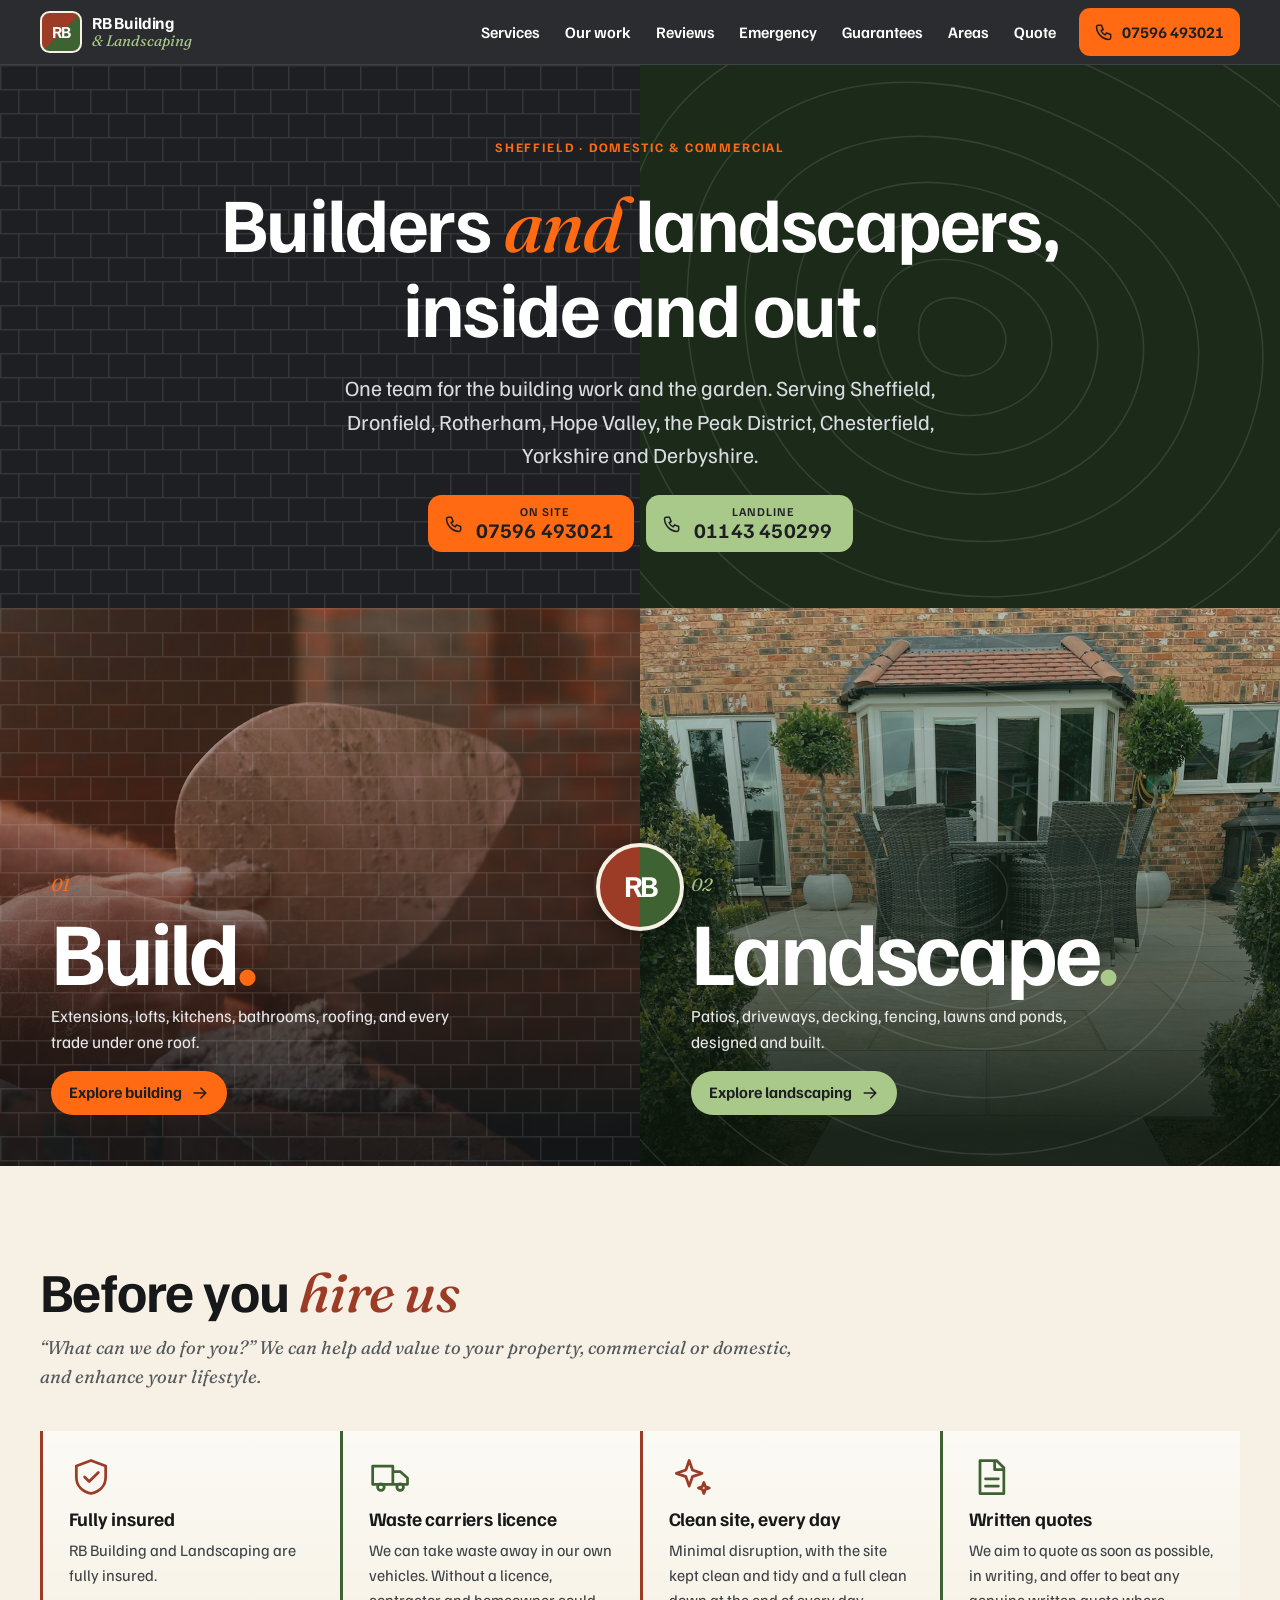
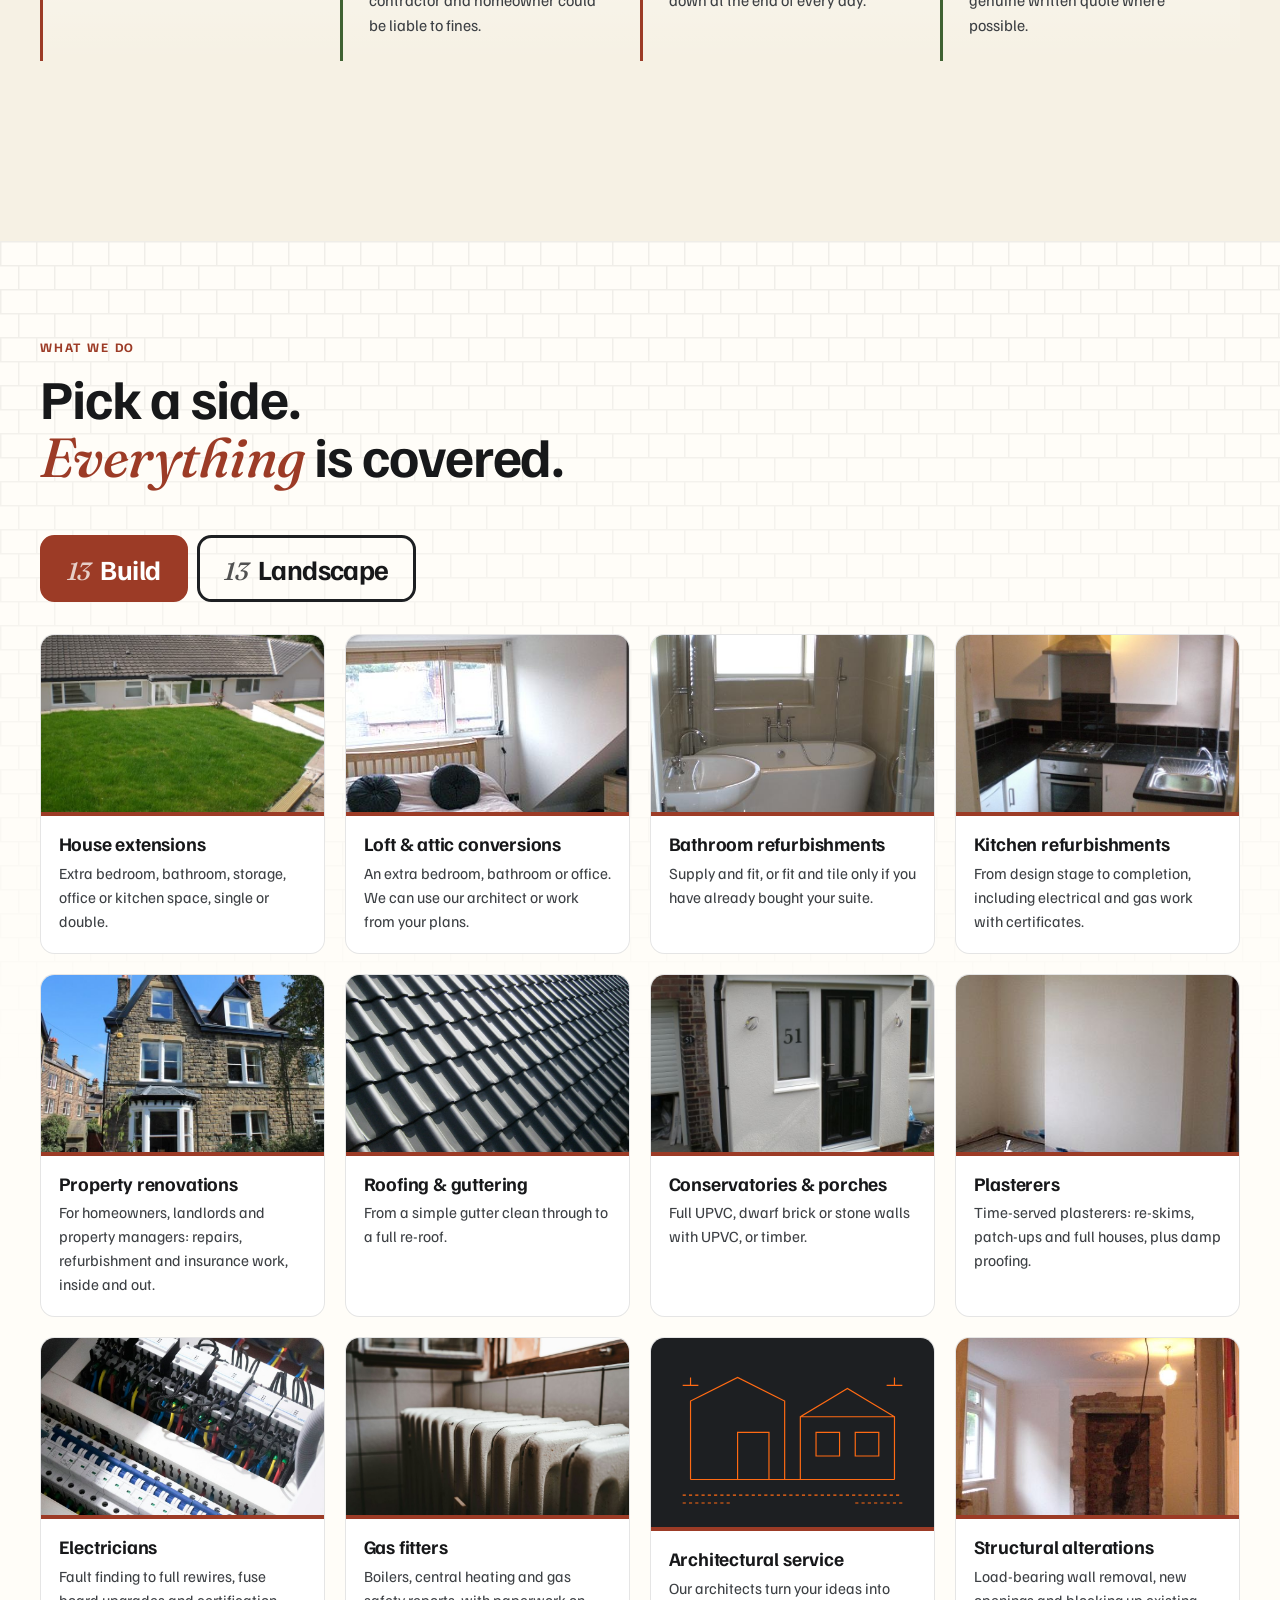
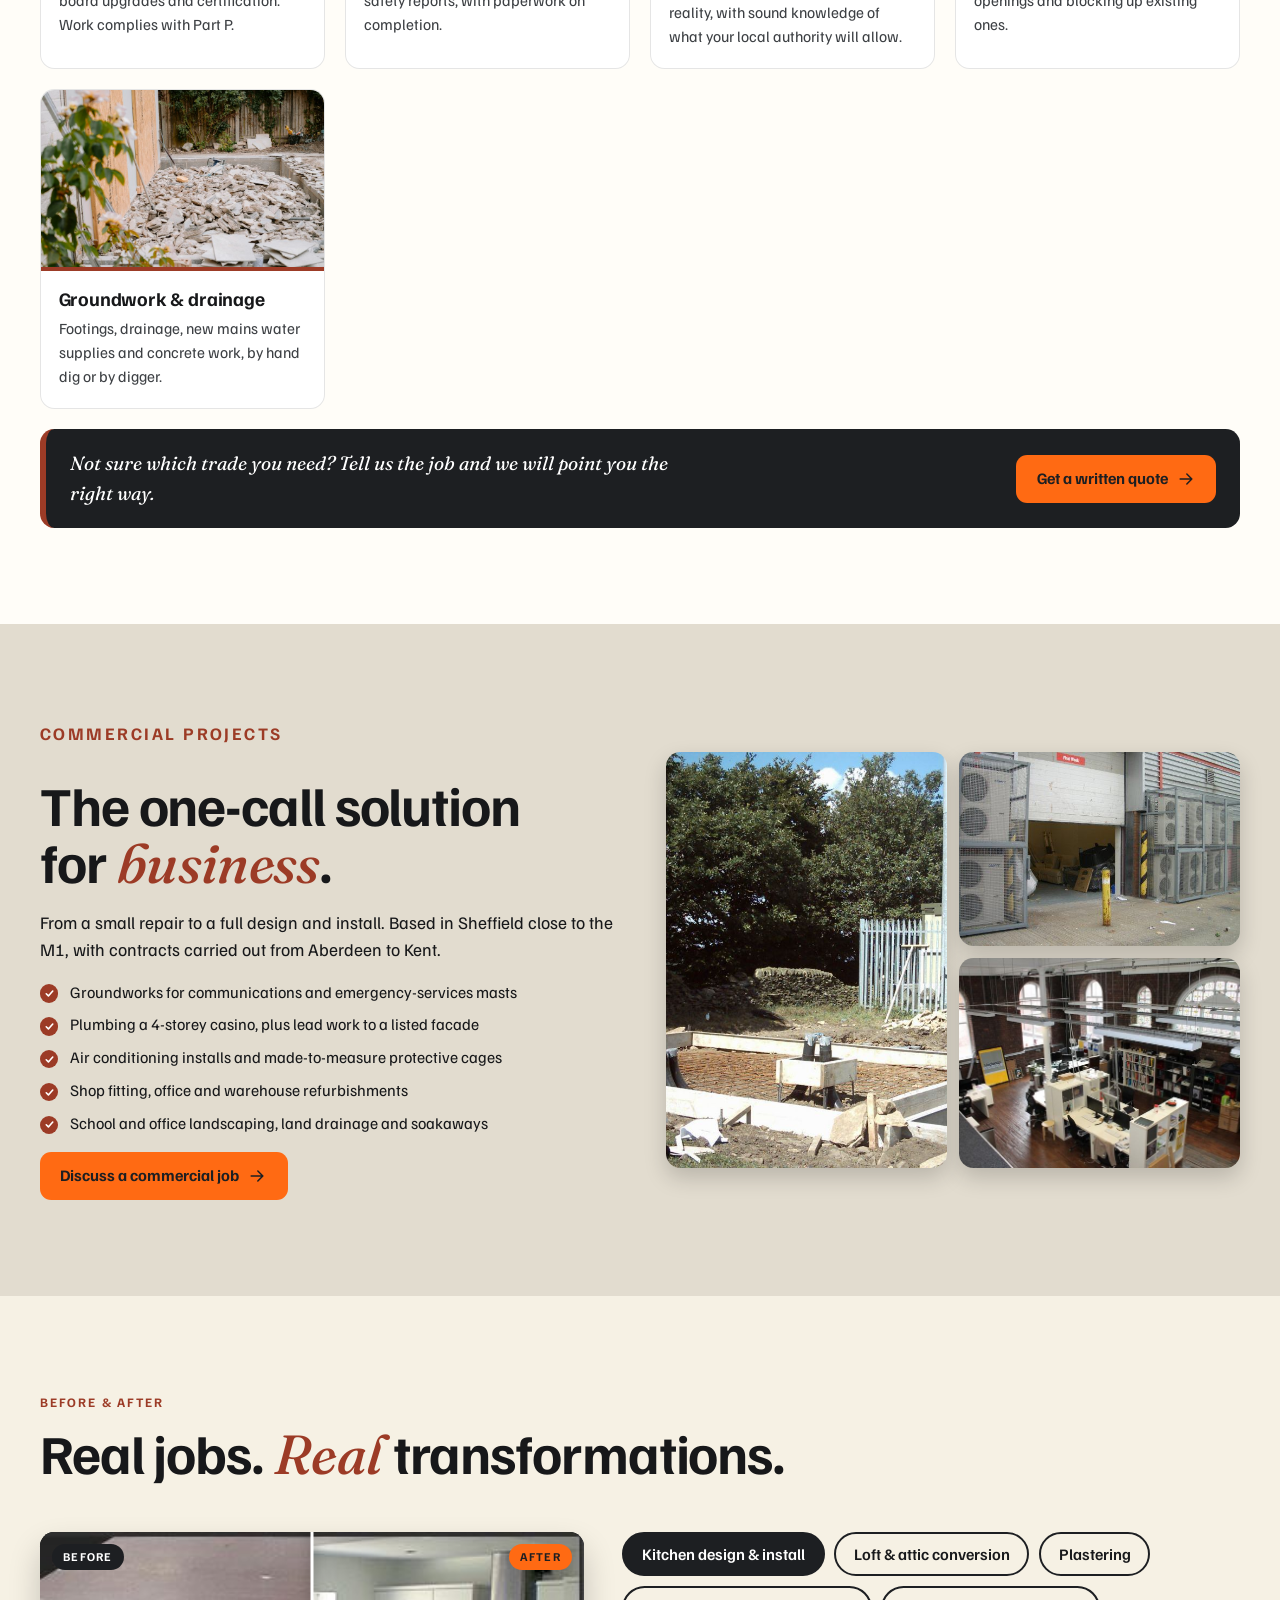
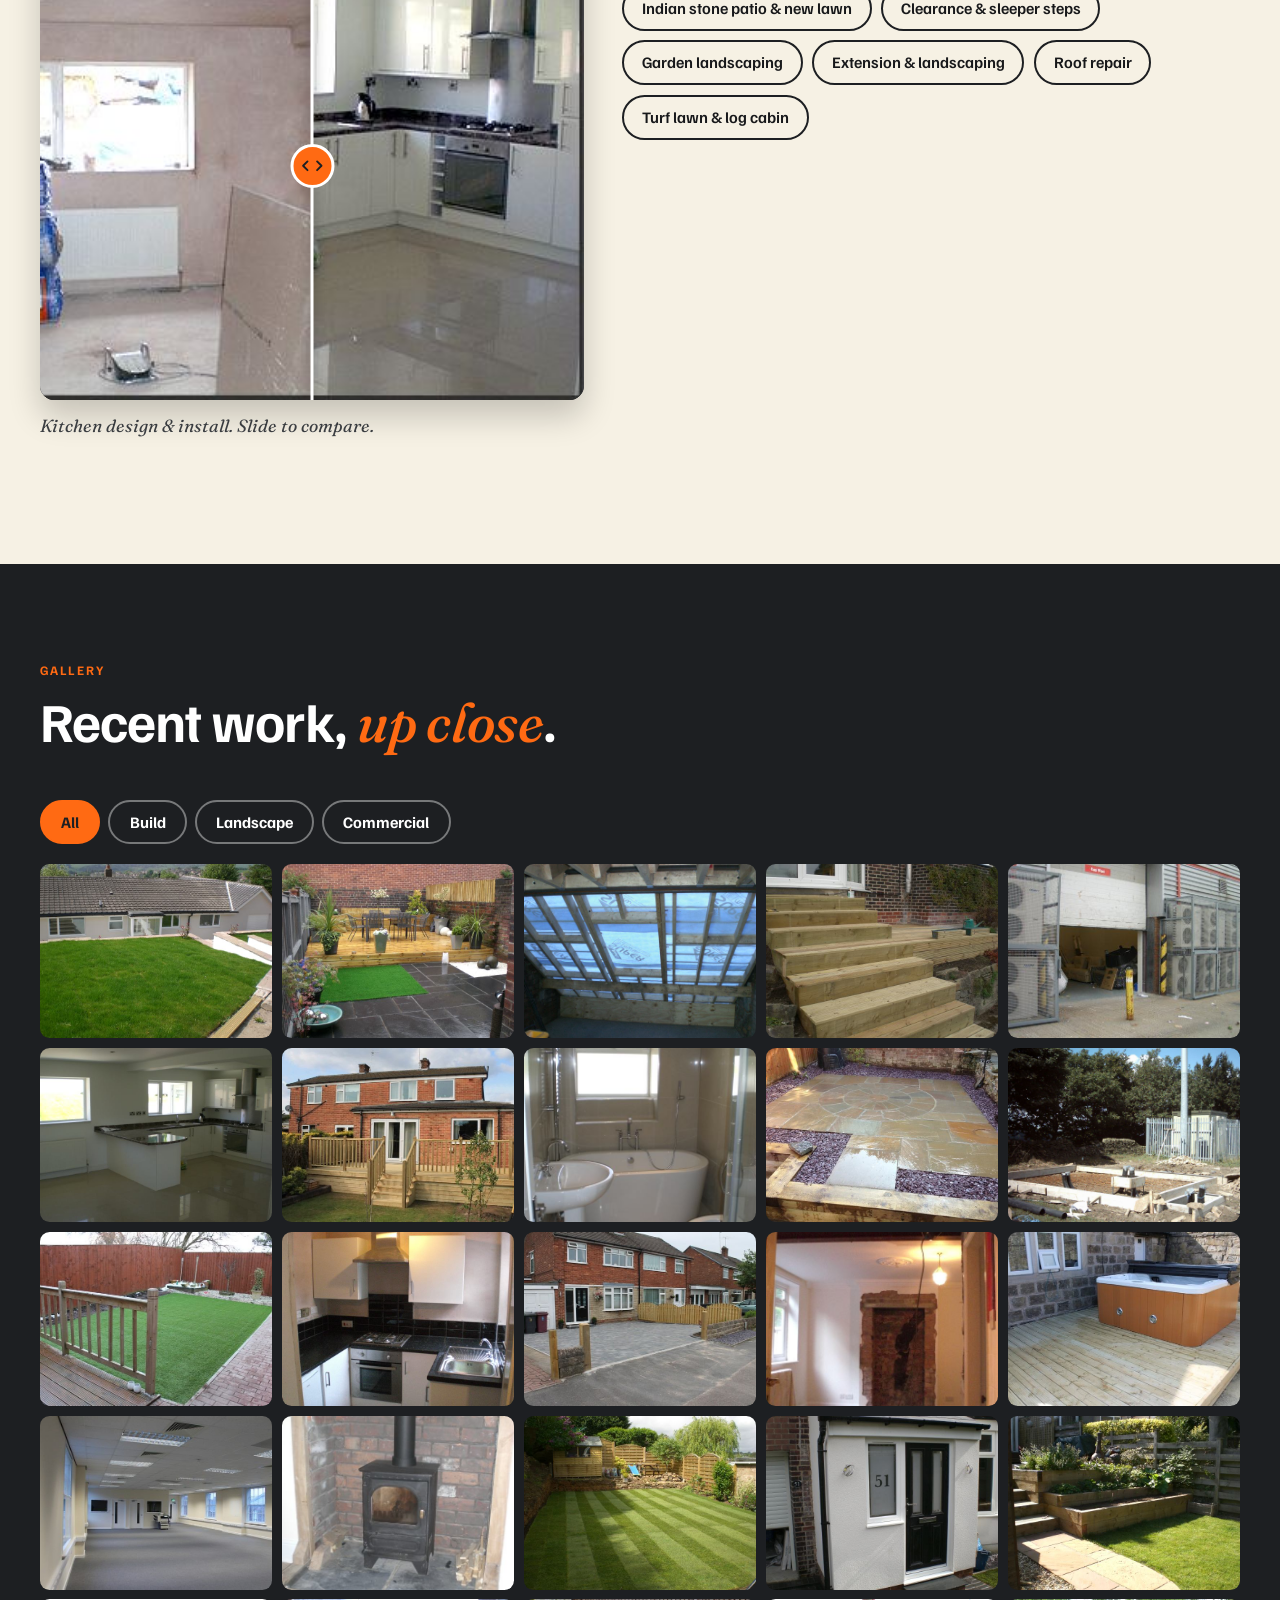
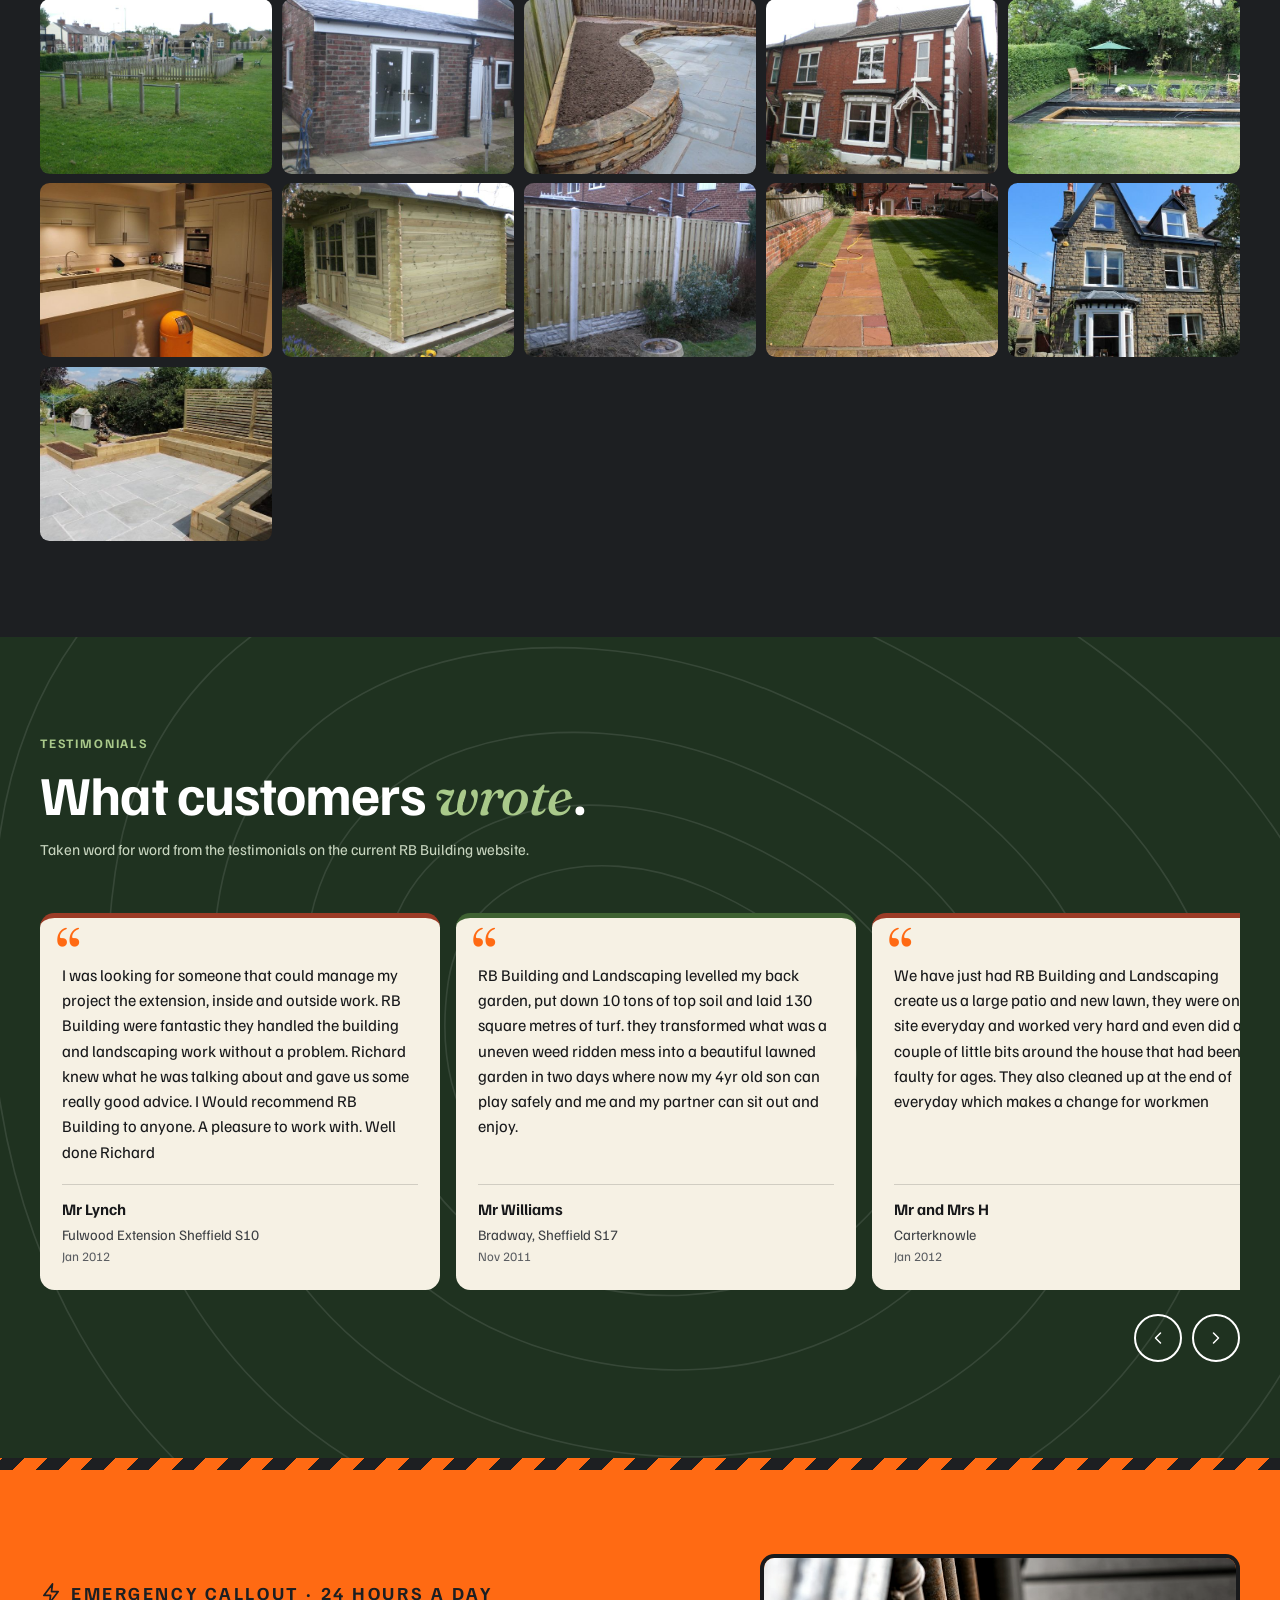
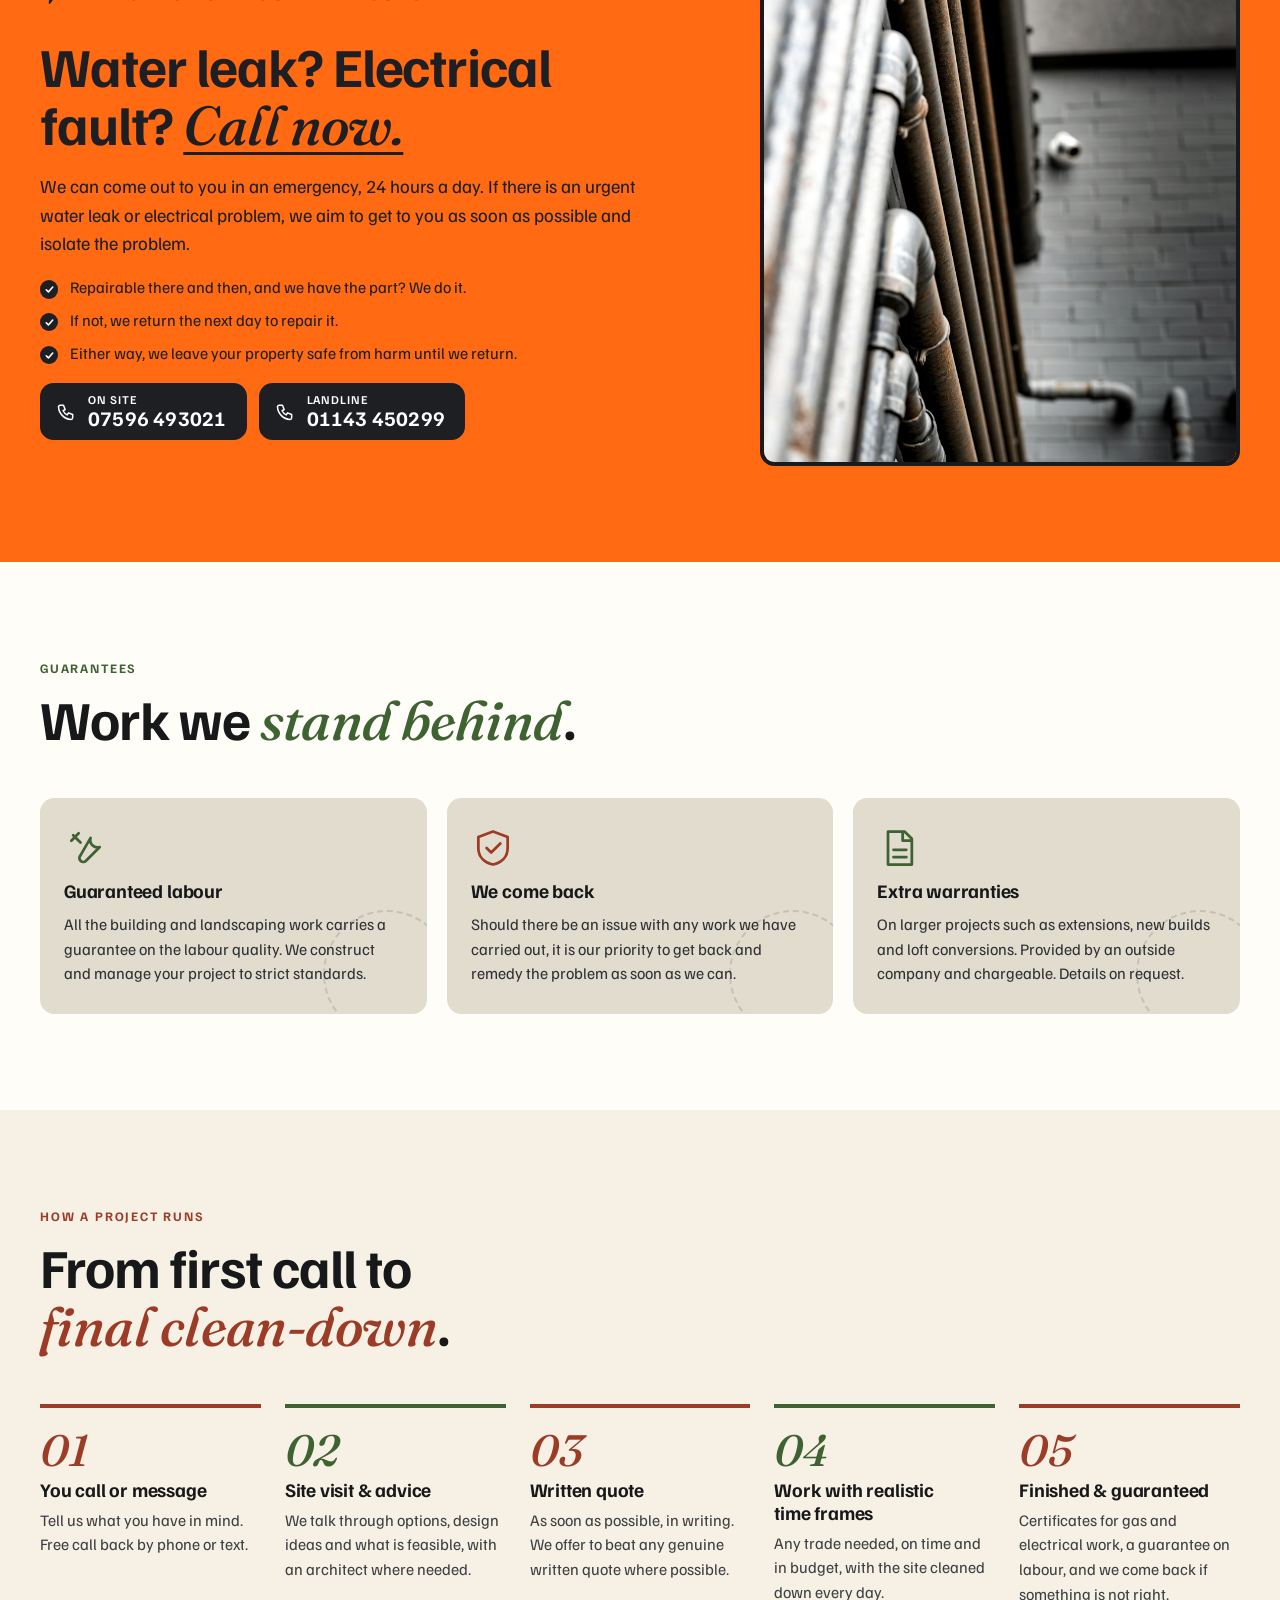
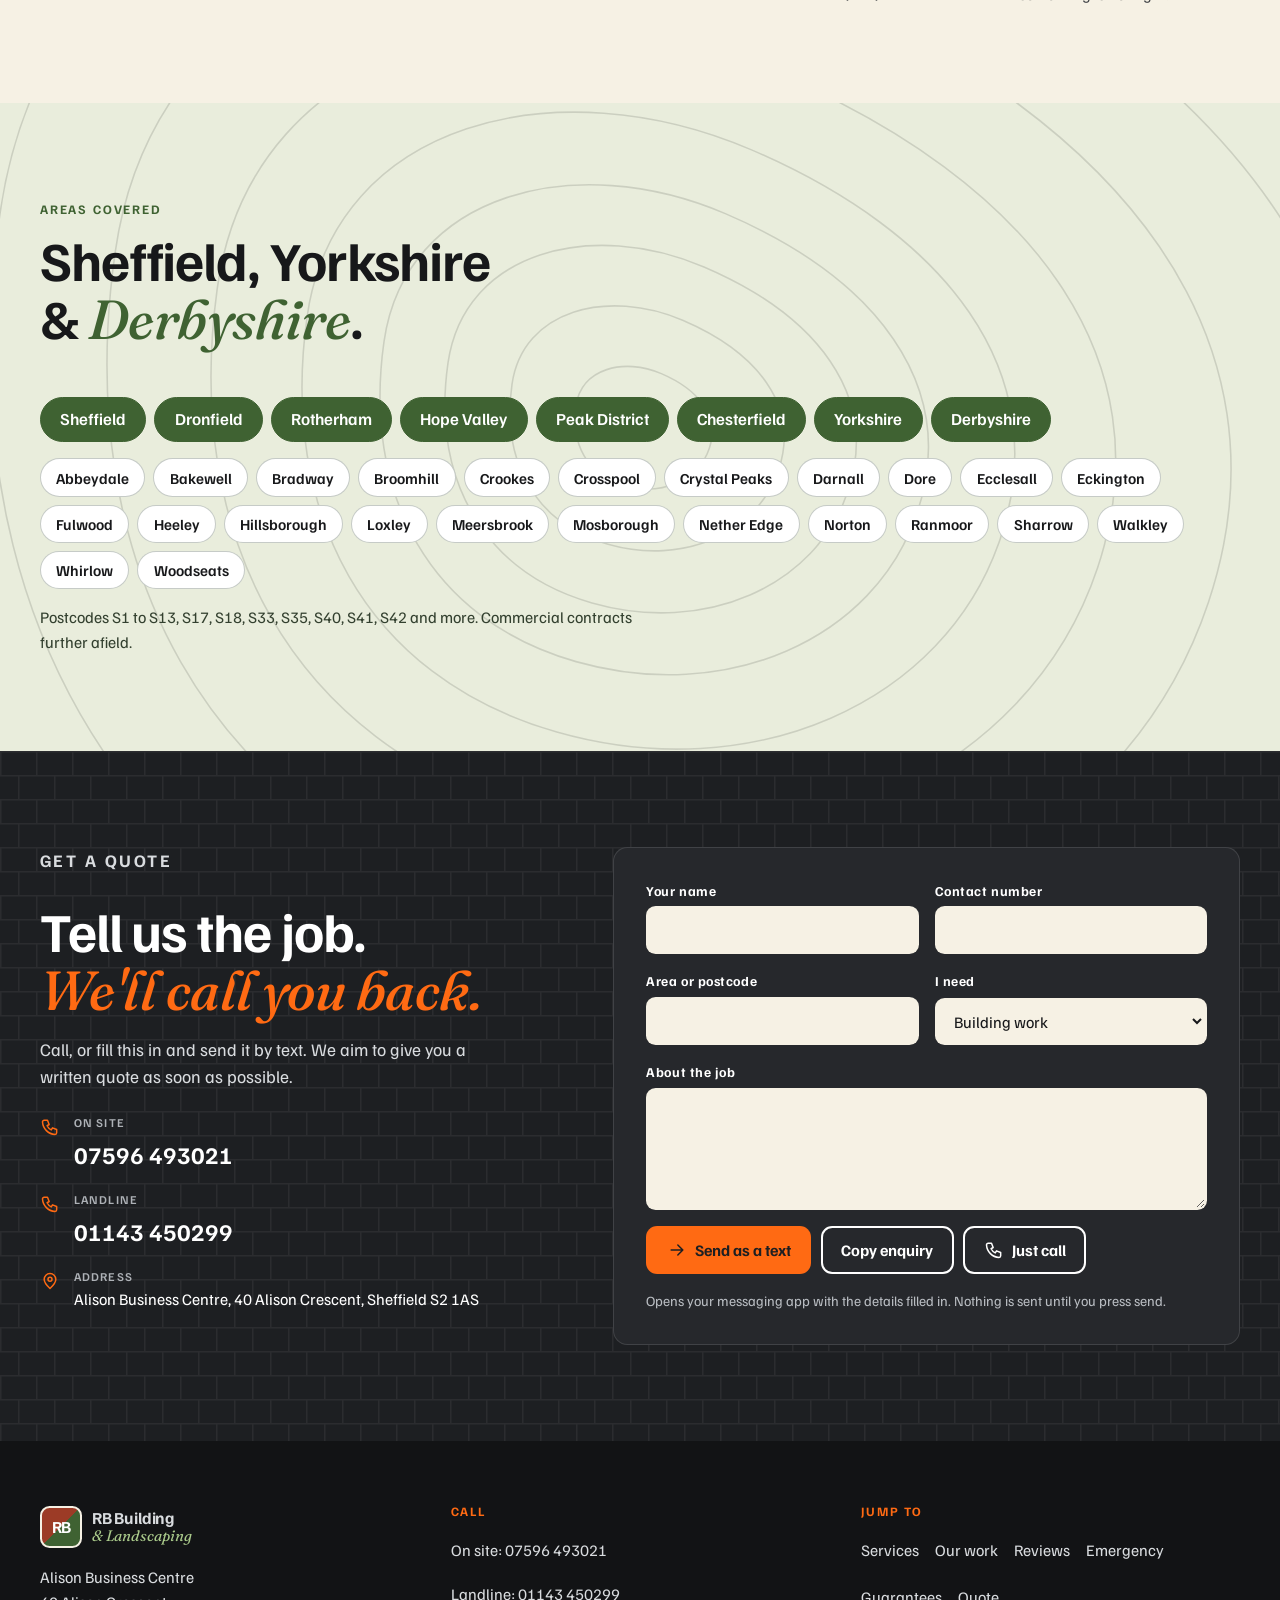
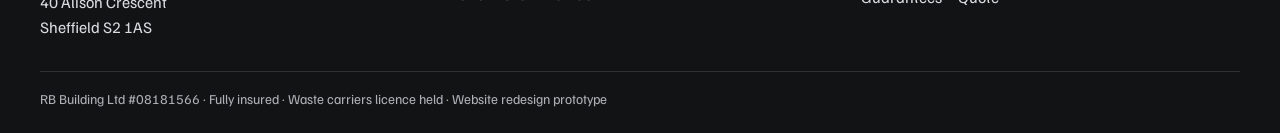
<file: rb-building/index.html>
<!DOCTYPE html>
<html lang="en-GB">
<head><meta name="robots" content="noindex,nofollow">
<meta charset="utf-8">
<meta name="viewport" content="width=device-width, initial-scale=1">
<title>RB Building and Landscaping | Builders &amp; Landscapers in Sheffield</title>
<meta name="description" content="Builders and landscapers in Sheffield serving Dronfield, Rotherham, Hope Valley, the Peak District, Chesterfield, Yorkshire and Derbyshire. Domestic and commercial. Fully insured, written quotes, site cleaned down every day.">
<meta name="theme-color" content="#1d1f22">
<meta property="og:type" content="website">
<meta property="og:title" content="RB Building and Landscaping | Builders &amp; Landscapers in Sheffield">
<meta property="og:description" content="Two trades, one team: building and landscaping for homes and businesses across Sheffield, Yorkshire and Derbyshire. Fully insured. Written quotes.">
<meta property="og:locale" content="en_GB">
<meta property="og:image" content="assets/hero-landscape-patio.jpg">
<meta name="twitter:card" content="summary_large_image">
<link rel="preconnect" href="https://fonts.googleapis.com">
<link rel="preconnect" href="https://fonts.gstatic.com" crossorigin>
<link href="https://fonts.googleapis.com/css2?family=Familjen+Grotesk:ital,wght@0,400..700;1,400..700&amp;family=Fraunces:ital,opsz,wght@0,9..144,500..700;1,9..144,400..600&amp;display=swap" rel="stylesheet">
<link rel="stylesheet" href="style.css">
<script>document.documentElement.classList.add('js');</script>
<script type="application/ld+json">
{
  "@context": "https://schema.org",
  "@type": "GeneralContractor",
  "name": "RB Building and Landscaping",
  "description": "Builders and landscapers providing domestic and commercial building and landscaping services in Sheffield, Yorkshire and Derbyshire.",
  "image": "assets/hero-landscape-patio.jpg",
  "telephone": ["+447596493021", "+441143450299"],
  "address": {
    "@type": "PostalAddress",
    "streetAddress": "Alison Business Centre, 40 Alison Crescent",
    "addressLocality": "Sheffield",
    "addressRegion": "South Yorkshire",
    "postalCode": "S2 1AS",
    "addressCountry": "GB"
  },
  "areaServed": ["Sheffield", "Dronfield", "Rotherham", "Hope Valley", "Peak District", "Chesterfield", "Yorkshire", "Derbyshire"],
  "knowsAbout": ["House extensions", "Loft conversions", "Bathroom refurbishments", "Kitchen refurbishments", "Roofing and guttering", "Landscaping", "Driveways", "Patios", "Fencing", "Decking", "Artificial grass", "Turfing"],
  "hasOfferCatalog": {
    "@type": "OfferCatalog",
    "name": "Building and landscaping services",
    "itemListElement": [
      {"@type": "Offer", "itemOffered": {"@type": "Service", "name": "House extensions"}},
      {"@type": "Offer", "itemOffered": {"@type": "Service", "name": "Loft and attic conversions"}},
      {"@type": "Offer", "itemOffered": {"@type": "Service", "name": "Bathroom refurbishments"}},
      {"@type": "Offer", "itemOffered": {"@type": "Service", "name": "Kitchen refurbishments"}},
      {"@type": "Offer", "itemOffered": {"@type": "Service", "name": "Property renovations"}},
      {"@type": "Offer", "itemOffered": {"@type": "Service", "name": "Roofing and guttering"}},
      {"@type": "Offer", "itemOffered": {"@type": "Service", "name": "Conservatories and porches"}},
      {"@type": "Offer", "itemOffered": {"@type": "Service", "name": "Plastering"}},
      {"@type": "Offer", "itemOffered": {"@type": "Service", "name": "Electricians"}},
      {"@type": "Offer", "itemOffered": {"@type": "Service", "name": "Gas fitters"}},
      {"@type": "Offer", "itemOffered": {"@type": "Service", "name": "Architectural service"}},
      {"@type": "Offer", "itemOffered": {"@type": "Service", "name": "Structural alterations"}},
      {"@type": "Offer", "itemOffered": {"@type": "Service", "name": "Groundwork and drainage"}},
      {"@type": "Offer", "itemOffered": {"@type": "Service", "name": "Landscaping"}},
      {"@type": "Offer", "itemOffered": {"@type": "Service", "name": "Garden buildings"}},
      {"@type": "Offer", "itemOffered": {"@type": "Service", "name": "Driveways"}},
      {"@type": "Offer", "itemOffered": {"@type": "Service", "name": "Patios"}},
      {"@type": "Offer", "itemOffered": {"@type": "Service", "name": "Land clearing"}},
      {"@type": "Offer", "itemOffered": {"@type": "Service", "name": "Railway sleepers"}},
      {"@type": "Offer", "itemOffered": {"@type": "Service", "name": "Fencing"}},
      {"@type": "Offer", "itemOffered": {"@type": "Service", "name": "Decking"}},
      {"@type": "Offer", "itemOffered": {"@type": "Service", "name": "Artificial grass turf lawns"}},
      {"@type": "Offer", "itemOffered": {"@type": "Service", "name": "Turfing"}},
      {"@type": "Offer", "itemOffered": {"@type": "Service", "name": "Water features and ponds"}},
      {"@type": "Offer", "itemOffered": {"@type": "Service", "name": "Snow clearance"}},
      {"@type": "Offer", "itemOffered": {"@type": "Service", "name": "Garden maintenance"}}
    ]
  }
}
</script>
</head>
<body>
<a class="skip" href="#main">Skip to content</a>

<svg class="sprite" width="0" height="0" aria-hidden="true" focusable="false">
  <defs>
    <symbol id="i-phone" viewBox="0 0 24 24"><path d="M5 4h4l2 5-2.5 1.5a11 11 0 0 0 5 5L15 13l5 2v4a2 2 0 0 1-2 2A16 16 0 0 1 3 6a2 2 0 0 1 2-2z"/></symbol>
    <symbol id="i-shield" viewBox="0 0 24 24"><path d="M12 3l8 3v6c0 5-3.5 8-8 9-4.5-1-8-4-8-9V6z"/><path d="M8.5 12l2.5 2.5 5-5"/></symbol>
    <symbol id="i-truck" viewBox="0 0 24 24"><path d="M2 6h11v10H2zM13 9h4l4 3.5V16h-8z"/><circle cx="6.5" cy="17.5" r="1.8"/><circle cx="17" cy="17.5" r="1.8"/></symbol>
    <symbol id="i-spark" viewBox="0 0 24 24"><path d="M11 3l1.8 5.2L18 10l-5.2 1.8L11 17l-1.8-5.2L4 10l5.2-1.8zM19 15l.8 2.2L22 18l-2.2.8L19 21l-.8-2.2L16 18l2.2-.8z"/></symbol>
    <symbol id="i-doc" viewBox="0 0 24 24"><path d="M6 3h9l4 4v14H6zM14 3v5h5M9 13h7M9 17h7"/></symbol>
    <symbol id="i-bolt" viewBox="0 0 24 24"><path d="M13 2L4 14h7l-1 8 9-12h-7z"/></symbol>
    <symbol id="i-arrow" viewBox="0 0 24 24"><path d="M5 12h14M13 6l6 6-6 6"/></symbol>
    <symbol id="i-prev" viewBox="0 0 24 24"><path d="M15 6l-6 6 6 6"/></symbol>
    <symbol id="i-next" viewBox="0 0 24 24"><path d="M9 6l6 6-6 6"/></symbol>
    <symbol id="i-close" viewBox="0 0 24 24"><path d="M6 6l12 12M18 6L6 18"/></symbol>
    <symbol id="i-menu" viewBox="0 0 24 24"><path d="M4 7h16M4 12h16M4 17h16"/></symbol>
    <symbol id="i-pin" viewBox="0 0 24 24"><path d="M12 21s7-6.2 7-11a7 7 0 1 0-14 0c0 4.8 7 11 7 11z"/><circle cx="12" cy="10" r="2.4"/></symbol>
    <symbol id="i-check" viewBox="0 0 24 24"><path d="M5 12.5l4.5 4.5L19 7.5"/></symbol>
    <symbol id="i-tools" viewBox="0 0 24 24"><path d="M14.5 6.5a4 4 0 0 0 5 5L12 19a2.1 2.1 0 0 1-3-3zM5 5l4 4M4 8l4-4"/></symbol>
  </defs>
</svg>

<header class="site-header" id="top"><meta name="robots" content="noindex,nofollow">
  <div class="header-inner">
    <a class="brand" href="#top" aria-label="RB Building and Landscaping, home">
      <span class="mark" aria-hidden="true"><span>RB</span></span>
      <span class="brand-text"><strong>RB Building</strong><span>&amp; Landscaping</span></span>
    </a>
    <nav class="main-nav" id="site-nav" aria-label="Main">
      <ul>
        <li><a href="#services">Services</a></li>
        <li><a href="#results">Our work</a></li>
        <li><a href="#reviews">Reviews</a></li>
        <li><a href="#emergency">Emergency</a></li>
        <li><a href="#guarantees">Guarantees</a></li>
        <li><a href="#areas">Areas</a></li>
        <li><a href="#contact">Quote</a></li>
      </ul>
    </nav>
    <a class="btn btn-orange header-call" href="tel:07596493021"><svg class="ico" aria-hidden="true"><use href="#i-phone"/></svg><span class="hc-text"><span class="vh">Call on site </span>07596 493021</span></a>
    <button class="menu-btn" type="button" aria-expanded="false" aria-controls="site-nav"><svg class="ico" aria-hidden="true"><use href="#i-menu"/></svg><span class="vh">Menu</span></button>
  </div>
</header>

<main id="main">

<!-- HERO -->
<section class="hero" aria-labelledby="hero-title">
  <div class="hero-intro">
    <div class="wrap hero-intro-inner">
      <p class="kicker">Sheffield &middot; Domestic &amp; commercial</p>
      <h1 id="hero-title">Builders <em>and</em> landscapers, <span class="nowrap">inside and out.</span></h1>
      <p class="lede">One team for the building work and the garden. Serving Sheffield, Dronfield, Rotherham, Hope Valley, the Peak District, Chesterfield, Yorkshire and Derbyshire.</p>
      <div class="call-pair">
        <a class="call-btn call-onsite" href="tel:07596493021"><svg class="ico" aria-hidden="true"><use href="#i-phone"/></svg><span><small>On site</small><b>07596 493021</b></span></a>
        <a class="call-btn call-landline" href="tel:01143450299"><svg class="ico" aria-hidden="true"><use href="#i-phone"/></svg><span><small>Landline</small><b>01143 450299</b></span></a>
      </div>
    </div>
  </div>

  <div class="split" role="group" aria-label="Choose your trade">
    <a class="pane pane-build" href="#services" data-side="build">
      <img src="assets/hero-build-bricklaying.jpg" width="1000" height="1500" alt="A bricklayer spreading mortar with a trowel on a new brick course">
      <span class="pane-body">
        <span class="pane-num" aria-hidden="true">01</span>
        <span class="pane-title">Build<i>.</i></span>
        <span class="pane-text">Extensions, lofts, kitchens, bathrooms, roofing, and every trade under one roof.</span>
        <span class="pane-cta">Explore building <svg class="ico" aria-hidden="true"><use href="#i-arrow"/></svg></span>
      </span>
    </a>
    <div class="seal" aria-hidden="true"><span>RB</span></div>
    <a class="pane pane-land" href="#services" data-side="landscape">
      <img src="assets/hero-landscape-patio.jpg" width="1100" height="965" alt="A paved patio with garden furniture outside a brick house">
      <span class="pane-body">
        <span class="pane-num" aria-hidden="true">02</span>
        <span class="pane-title">Landscape<i>.</i></span>
        <span class="pane-text">Patios, driveways, decking, fencing, lawns and ponds, designed and built.</span>
        <span class="pane-cta">Explore landscaping <svg class="ico" aria-hidden="true"><use href="#i-arrow"/></svg></span>
      </span>
    </a>
  </div>
</section>

<!-- TRUST -->
<section class="trust" id="trust" aria-labelledby="trust-title">
  <div class="wrap">
    <div class="trust-head reveal">
      <h2 id="trust-title">Before you <em>hire us</em></h2>
      <p>&ldquo;What can we do for you?&rdquo; We can help add value to your property, commercial or domestic, and enhance your lifestyle.</p>
    </div>
    <ul class="trust-grid">
      <li class="reveal"><svg class="ico ico-lg" aria-hidden="true"><use href="#i-shield"/></svg><h3>Fully insured</h3><p>RB Building and Landscaping are fully insured.</p></li>
      <li class="reveal"><svg class="ico ico-lg" aria-hidden="true"><use href="#i-truck"/></svg><h3>Waste carriers licence</h3><p>We can take waste away in our own vehicles. Without a licence, contractor and homeowner could be liable to fines.</p></li>
      <li class="reveal"><svg class="ico ico-lg" aria-hidden="true"><use href="#i-spark"/></svg><h3>Clean site, every day</h3><p>Minimal disruption, with the site kept clean and tidy and a full clean down at the end of every day.</p></li>
      <li class="reveal"><svg class="ico ico-lg" aria-hidden="true"><use href="#i-doc"/></svg><h3>Written quotes</h3><p>We aim to quote as soon as possible, in writing, and offer to beat any genuine written quote where possible.</p></li>
    </ul>
    <ul class="trust-chips reveal" aria-label="Also">
      <li>Plumbers, electricians, joiners, plasterers, bricklayers: any trade needed, RB cover it</li>
      <li>Realistic time frames</li>
      <li>Professional, reliable, on time and in budget</li>
    </ul>
  </div>
</section>

<!-- SERVICES -->
<section class="services" id="services" data-side="build" aria-labelledby="services-title">
  <div class="wrap">
    <div class="section-head reveal">
      <p class="kicker">What we do</p>
      <h2 id="services-title">Pick a side. <em>Everything</em> is covered.</h2>
    </div>
    <div class="tabs" role="tablist" aria-label="Service type">
      <button class="tab tab-build" role="tab" id="tab-build" aria-selected="true" aria-controls="panel-build" type="button"><span class="tab-num">13</span> Build</button>
      <button class="tab tab-land" role="tab" id="tab-land" aria-selected="false" aria-controls="panel-land" tabindex="-1" type="button"><span class="tab-num">13</span> Landscape</button>
    </div>

    <div class="panel" id="panel-build" role="tabpanel" aria-labelledby="tab-build">
      <ul class="cards">
        <li class="card"><img src="assets/build-extension-fulwood.jpg" width="640" height="480" loading="lazy" alt="Rear of a bungalow with a new extension and a levelled lawn"><div><h3>House extensions</h3><p>Extra bedroom, bathroom, storage, office or kitchen space, single or double.</p></div></li>
        <li class="card"><img src="assets/ba-loft-after.jpg" width="352" height="303" loading="lazy" alt="A finished loft bedroom with a window in the roof slope"><div><h3>Loft &amp; attic conversions</h3><p>An extra bedroom, bathroom or office. We can use our architect or work from your plans.</p></div></li>
        <li class="card"><img src="assets/build-bathroom-renovation.jpg" width="480" height="640" loading="lazy" alt="Renovated bathroom with a freestanding bath and basin"><div><h3>Bathroom refurbishments</h3><p>Supply and fit, or fit and tile only if you have already bought your suite.</p></div></li>
        <li class="card"><img src="assets/build-kitchen-renovation.jpg" width="640" height="480" loading="lazy" alt="Fitted kitchen with white units, dark worktop and splashback"><div><h3>Kitchen refurbishments</h3><p>From design stage to completion, including electrical and gas work with certificates.</p></div></li>
        <li class="card"><img src="assets/build-house-renovation.jpg" width="640" height="427" loading="lazy" alt="Large stone-built house after renovation"><div><h3>Property renovations</h3><p>For homeowners, landlords and property managers: repairs, refurbishment and insurance work, inside and out.</p></div></li>
        <li class="card"><img src="assets/svc-roofing-tiles.jpg" width="900" height="675" loading="lazy" alt="Close view of dark roof tiles"><div><h3>Roofing &amp; guttering</h3><p>From a simple gutter clean through to a full re-roof.</p></div></li>
        <li class="card"><img src="assets/build-porch.jpg" width="640" height="480" loading="lazy" alt="Newly built white porch with a black front door"><div><h3>Conservatories &amp; porches</h3><p>Full UPVC, dwarf brick or stone walls with UPVC, or timber.</p></div></li>
        <li class="card"><img src="assets/ba-plaster-after.jpg" width="352" height="303" loading="lazy" alt="Freshly plastered smooth walls in a room"><div><h3>Plasterers</h3><p>Time-served plasterers: re-skims, patch-ups and full houses, plus damp proofing.</p></div></li>
        <li class="card"><img src="assets/svc-electrical-consumer-unit.jpg" width="900" height="600" loading="lazy" alt="Electrical consumer unit with circuit breakers and wiring"><div><h3>Electricians</h3><p>Fault finding to full rewires, fuse board upgrades and certification. Work complies with Part P.</p></div></li>
        <li class="card"><img src="assets/svc-gas-radiator.jpg" width="900" height="600" loading="lazy" alt="Cast-iron style radiator under a window"><div><h3>Gas fitters</h3><p>Boilers, central heating and gas safety reports, with paperwork on completion.</p></div></li>
        <li class="card card-art"><div class="art" aria-hidden="true"><svg viewBox="0 0 320 200" focusable="false"><g fill="none" stroke="currentColor" stroke-width="1.5"><path d="M30 160h260M30 160V60l60-30 60 30v100M90 160V100h40v60M170 160V80h120v80M170 80l60-36 60 36M190 100h30v30h-30zM240 100h30v30h-30z"/><path d="M20 180h280M20 190h60M240 190h60" stroke-dasharray="4 4"/><path d="M30 40v-10M20 40h20M290 40v-10M280 40h20"/></g></svg></div><div><h3>Architectural service</h3><p>Our architects turn your ideas into reality, with sound knowledge of what your local authority will allow.</p></div></li>
        <li class="card"><img src="assets/build-wall-removed-open-plan.jpg" width="480" height="640" loading="lazy" alt="Room opened up after a load-bearing wall was removed"><div><h3>Structural alterations</h3><p>Load-bearing wall removal, new openings and blocking up existing ones.</p></div></li>
        <li class="card"><img src="assets/svc-groundwork.jpg" width="800" height="531" loading="lazy" alt="Excavated ground with broken paving ready for groundwork"><div><h3>Groundwork &amp; drainage</h3><p>Footings, drainage, new mains water supplies and concrete work, by hand dig or by digger.</p></div></li>
        <li class="card-cta"><p>Not sure which trade you need? Tell us the job and we will point you the right way.</p><a class="btn btn-orange" href="#contact">Get a written quote <svg class="ico" aria-hidden="true"><use href="#i-arrow"/></svg></a></li>
      </ul>
    </div>

    <div class="panel" id="panel-land" role="tabpanel" aria-labelledby="tab-land">
      <ul class="cards">
        <li class="card"><img src="assets/land-small-garden-patio.jpg" width="640" height="427" loading="lazy" alt="Small garden with grey paving, artificial lawn and sleeper edging"><div><h3>Landscaping</h3><p>Full design and build, or we work to your plan after a site visit.</p></div></li>
        <li class="card"><img src="assets/svc-garden-building.jpg" width="900" height="673" loading="lazy" alt="Timber garden building on a paved terrace"><div><h3>Garden buildings</h3><p>Garden offices, sheds and summerhouses supplied and fitted, converted or built to your spec.</p></div></li>
        <li class="card"><img src="assets/land-block-paving-driveway.jpg" width="640" height="427" loading="lazy" alt="New block paving driveway outside a semi-detached house"><div><h3>Driveways</h3><p>Block paving, tarmac, granite setts, Indian stone, York stone, gravel and pebbles.</p></div></li>
        <li class="card"><img src="assets/land-indian-stone-patio.jpg" width="640" height="480" loading="lazy" alt="Indian stone patio with pebble inlay"><div><h3>Patios</h3><p>Indian stone, limestone, granite setts, block paving and York stone.</p></div></li>
        <li class="card"><img src="assets/ba-sleepers-before.jpg" width="352" height="303" loading="lazy" alt="Overgrown, rubble-strewn garden before clearance"><div><h3>Land clearing</h3><p>By hand and skip or by digger and grab wagon, from overgrown gardens to demolition sites. Levelling and tree cutting too.</p></div></li>
        <li class="card"><img src="assets/land-sleeper-steps.jpg" width="640" height="480" loading="lazy" alt="Wide steps built from railway sleepers"><div><h3>Railway sleepers</h3><p>New or reclaimed: steps, raised beds, retaining walls and seating.</p></div></li>
        <li class="card"><img src="assets/land-fencing.jpg" width="640" height="480" loading="lazy" alt="Timber garden fence with concrete posts"><div><h3>Fencing</h3><p>Hit and miss, featheredge, palisade, picket and euro-style panels.</p></div></li>
        <li class="card"><img src="assets/land-raised-decking.jpg" width="640" height="427" loading="lazy" alt="Raised timber decking with steps at the back of a house"><div><h3>Decking</h3><p>Softwood, hardwood or composite: pine, balau, cedar and oak.</p></div></li>
        <li class="card"><img src="assets/land-artificial-lawn-decking.jpg" width="640" height="427" loading="lazy" alt="Artificial lawn beside timber decking and balustrade"><div><h3>Artificial grass turf lawns</h3><p>Green all year, with no muddy winters or dry summers.</p></div></li>
        <li class="card"><img src="assets/land-turf-lawn.jpg" width="640" height="480" loading="lazy" alt="Freshly laid striped turf lawn"><div><h3>Turfing</h3><p>Turf rolls supplied and laid: an instant lawn with the groundwork done properly.</p></div></li>
        <li class="card"><img src="assets/land-pond.jpg" width="640" height="427" loading="lazy" alt="Formal garden pond edged with stone"><div><h3>Water features &amp; ponds</h3><p>Ready-made features, or ponds designed and created from scratch, any size or shape.</p></div></li>
        <li class="card"><img src="assets/svc-snow-clearance.jpg" width="800" height="533" loading="lazy" alt="Snow-dusted garden path beneath a pergola"><div><h3>Snow clearance</h3><p>Snow clearing and gritting for homes and businesses: drives, paths and car parks.</p></div></li>
        <li class="card"><img src="assets/land-striped-lawn.jpg" width="480" height="640" loading="lazy" alt="Neatly mown striped lawn"><div><h3>Garden maintenance</h3><p>Grass cutting, hedge trimming, pruning and weeding, in regular packages or one-off jobs.</p></div></li>
        <li class="card-cta"><p>Planning a garden project? We can design and build, or work to your plan after a site visit.</p><a class="btn btn-orange" href="#contact">Get a written quote <svg class="ico" aria-hidden="true"><use href="#i-arrow"/></svg></a></li>
      </ul>
    </div>
  </div>
</section>

<!-- COMMERCIAL -->
<section class="commercial" id="commercial" aria-labelledby="commercial-title">
  <div class="wrap commercial-inner">
    <div class="commercial-copy reveal">
      <p class="kicker">Commercial projects</p>
      <h2 id="commercial-title">The one-call solution for <em>business</em>.</h2>
      <p>From a small repair to a full design and install. Based in Sheffield close to the M1, with contracts carried out from Aberdeen to Kent.</p>
      <ul class="ticks">
        <li>Groundworks for communications and emergency-services masts</li>
        <li>Plumbing a 4-storey casino, plus lead work to a listed facade</li>
        <li>Air conditioning installs and made-to-measure protective cages</li>
        <li>Shop fitting, office and warehouse refurbishments</li>
        <li>School and office landscaping, land drainage and soakaways</li>
      </ul>
      <a class="btn btn-orange" href="#contact">Discuss a commercial job <svg class="ico" aria-hidden="true"><use href="#i-arrow"/></svg></a>
    </div>
    <div class="commercial-pics reveal">
      <img class="cp-a" src="assets/com-aircon-cages.jpg" width="591" height="359" loading="lazy" alt="Hand-made protective cages around air conditioning units">
      <img class="cp-b" src="assets/com-groundworks.jpg" width="1024" height="768" loading="lazy" alt="Commercial groundworks and foundations on a site with a mast">
      <img class="cp-c" src="assets/com-office.jpg" width="640" height="427" loading="lazy" alt="Open-plan office interior with desks and arched windows">
    </div>
  </div>
</section>

<!-- BEFORE / AFTER -->
<section class="results" id="results" aria-labelledby="results-title">
  <div class="wrap">
    <div class="section-head reveal">
      <p class="kicker">Before &amp; after</p>
      <h2 id="results-title">Real jobs. <em>Real</em> transformations.</h2>
    </div>
    <div class="ba-layout">
      <div class="ba reveal" data-ba>
        <div class="ba-stage" style="--pos:50%">
          <img class="ba-after" src="assets/ba-kitchen-after.jpg" width="352" height="303" alt="">
          <img class="ba-before" src="assets/ba-kitchen-before.jpg" width="352" height="303" alt="">
          <span class="ba-tag ba-tag-b" aria-hidden="true">Before</span>
          <span class="ba-tag ba-tag-a" aria-hidden="true">After</span>
          <span class="ba-handle" aria-hidden="true"><svg class="ico" aria-hidden="true"><use href="#i-prev"/></svg><svg class="ico" aria-hidden="true"><use href="#i-next"/></svg></span>
          <input class="ba-range" type="range" min="0" max="100" value="50" aria-label="Compare before and after. Slide to reveal.">
        </div>
        <p class="ba-caption" aria-live="polite"></p>
      </div>
      <div class="ba-pick reveal" role="group" aria-label="Choose a project">
        <button type="button" aria-pressed="true" data-key="kitchen" data-title="Kitchen design &amp; install" data-before="Room with plasterboard and insulation stacked before the kitchen was fitted" data-after="The finished white kitchen with dark worktops">Kitchen design &amp; install</button>
        <button type="button" aria-pressed="false" data-key="loft" data-title="Loft &amp; attic conversion" data-before="Bare roof timbers and membrane before conversion" data-after="The finished loft bedroom">Loft &amp; attic conversion</button>
        <button type="button" aria-pressed="false" data-key="plaster" data-title="Plastering" data-before="Stripped-back room with exposed timber and brick" data-after="The same room with smooth fresh plaster">Plastering</button>
        <button type="button" aria-pressed="false" data-key="patio" data-title="Indian stone patio &amp; new lawn" data-before="Tired lawn with stepping stones and an old fence" data-after="New Indian stone path, striped turf and fresh fencing">Indian stone patio &amp; new lawn</button>
        <button type="button" aria-pressed="false" data-key="sleepers" data-title="Clearance, levelling &amp; sleeper steps" data-before="Rubble-strewn, uneven ground" data-after="Level striped lawn with railway sleeper steps">Clearance &amp; sleeper steps</button>
        <button type="button" aria-pressed="false" data-key="garden" data-title="Garden landscaping" data-before="Overgrown yard with blocks and builders' tools" data-after="Gravel yard with stepping stones and a raised sleeper bed">Garden landscaping</button>
        <button type="button" aria-pressed="false" data-key="extension" data-title="Bungalow extension &amp; landscaping" data-before="Plain bungalow frontage, garden left rough" data-after="Extended bungalow with a levelled lawn">Extension &amp; landscaping</button>
        <button type="button" aria-pressed="false" data-key="roof" data-title="Roof repair" data-before="Scaffolded house with damaged roof" data-after="The same house with the roof repaired">Roof repair</button>
        <button type="button" aria-pressed="false" data-key="cabin" data-title="Turf lawn &amp; log cabin" data-before="Bare garden with a fence and a new turf lawn" data-after="A timber log cabin added beside the lawn">Turf lawn &amp; log cabin</button>
      </div>
    </div>
  </div>
</section>

<!-- GALLERY -->
<section class="gallery" id="gallery" aria-labelledby="gallery-title">
  <div class="wrap">
    <div class="section-head reveal">
      <p class="kicker">Gallery</p>
      <h2 id="gallery-title">Recent work, <em>up close</em>.</h2>
    </div>
    <div class="filters" role="group" aria-label="Filter gallery">
      <button type="button" class="chip" aria-pressed="true" data-filter="all">All</button>
      <button type="button" class="chip" aria-pressed="false" data-filter="build">Build</button>
      <button type="button" class="chip" aria-pressed="false" data-filter="landscape">Landscape</button>
      <button type="button" class="chip" aria-pressed="false" data-filter="commercial">Commercial</button>
    </div>
    <p class="vh" id="gallery-status" role="status" aria-live="polite"></p>
    <ul class="grid" id="grid">
      <li data-cat="build"><button type="button" class="g-item" data-caption="House extension, Fulwood S10"><img src="assets/build-extension-fulwood.jpg" width="640" height="480" loading="lazy" alt="Rear of a bungalow with a new extension and a levelled lawn in Fulwood"></button></li>
      <li data-cat="landscape"><button type="button" class="g-item" data-caption="Black limestone patio and artificial lawn"><img src="assets/land-black-limestone-patio.jpg" width="640" height="480" loading="lazy" alt="Black limestone patio with artificial lawn and timber decking"></button></li>
      <li data-cat="build"><button type="button" class="g-item" data-caption="Loft conversion, Woodseats S8"><img src="assets/build-loft-conversion.jpg" width="1024" height="768" loading="lazy" alt="Loft conversion roof with insulated rafters and roof windows"></button></li>
      <li data-cat="landscape"><button type="button" class="g-item" data-caption="Railway sleeper steps, Ecclesall"><img src="assets/land-sleeper-steps.jpg" width="640" height="480" loading="lazy" alt="Wide steps built from railway sleepers"></button></li>
      <li data-cat="commercial"><button type="button" class="g-item" data-caption="Hand-made air conditioning cages"><img src="assets/com-aircon-cages.jpg" width="591" height="359" loading="lazy" alt="Protective cages around a bank of air conditioning units"></button></li>
      <li data-cat="build"><button type="button" class="g-item" data-caption="Kitchen in the Fulwood extension"><img src="assets/build-kitchen-extension.jpg" width="640" height="480" loading="lazy" alt="Bright white kitchen with dark worktops in a new extension"></button></li>
      <li data-cat="landscape"><button type="button" class="g-item" data-caption="Raised decking and balustrade, Dronfield"><img src="assets/land-raised-decking.jpg" width="640" height="427" loading="lazy" alt="Raised timber decking with steps and balustrade behind a brick house"></button></li>
      <li data-cat="build"><button type="button" class="g-item" data-caption="Bathroom renovation, Sheffield"><img src="assets/build-bathroom-renovation.jpg" width="480" height="640" loading="lazy" alt="Renovated bathroom with a freestanding bath and basin"></button></li>
      <li data-cat="landscape"><button type="button" class="g-item" data-caption="Indian stone patio"><img src="assets/land-indian-stone-patio.jpg" width="640" height="480" loading="lazy" alt="Indian stone patio with pebble inlay"></button></li>
      <li data-cat="commercial"><button type="button" class="g-item" data-caption="Commercial groundworks"><img src="assets/com-groundworks.jpg" width="1024" height="768" loading="lazy" alt="Foundations and groundworks on a commercial site"></button></li>
      <li data-cat="landscape"><button type="button" class="g-item" data-caption="Artificial lawn and decking, Kiveton Park"><img src="assets/land-artificial-lawn-decking.jpg" width="640" height="427" loading="lazy" alt="Artificial lawn beside timber decking and balustrade"></button></li>
      <li data-cat="build"><button type="button" class="g-item" data-caption="Kitchen and bathroom renovation"><img src="assets/build-kitchen-renovation.jpg" width="640" height="480" loading="lazy" alt="Fitted kitchen with white units, dark worktop and splashback"></button></li>
      <li data-cat="landscape"><button type="button" class="g-item" data-caption="Block paving driveway, Dronfield"><img src="assets/land-block-paving-driveway.jpg" width="640" height="427" loading="lazy" alt="New block paving driveway outside a semi-detached house"></button></li>
      <li data-cat="build"><button type="button" class="g-item" data-caption="Load-bearing wall removal"><img src="assets/build-wall-removed-open-plan.jpg" width="480" height="640" loading="lazy" alt="Room opened up after a load-bearing wall was removed"></button></li>
      <li data-cat="landscape"><button type="button" class="g-item" data-caption="Hot tub and decking installation"><img src="assets/land-hot-tub-decking.jpg" width="640" height="427" loading="lazy" alt="Hot tub installed on new timber decking"></button></li>
      <li data-cat="commercial"><button type="button" class="g-item" data-caption="Office fit-out, Sheffield"><img src="assets/com-office-fitout.jpg" width="640" height="427" loading="lazy" alt="Open-plan office after fit-out with new lighting and ceiling"></button></li>
      <li data-cat="build"><button type="button" class="g-item" data-caption="Log burner installation"><img src="assets/build-log-burner.jpg" width="480" height="640" loading="lazy" alt="Log burner installed in a brick fireplace"></button></li>
      <li data-cat="landscape"><button type="button" class="g-item" data-caption="New turf lawn, Dronfield S18"><img src="assets/land-turf-lawn.jpg" width="640" height="480" loading="lazy" alt="Freshly laid striped turf lawn with a new fence"></button></li>
      <li data-cat="build"><button type="button" class="g-item" data-caption="New porch, Sheffield"><img src="assets/build-porch.jpg" width="640" height="480" loading="lazy" alt="New white porch with a black front door"></button></li>
      <li data-cat="landscape"><button type="button" class="g-item" data-caption="Sleeper raised beds, Bradway S17"><img src="assets/land-sleeper-raised-beds.jpg" width="640" height="480" loading="lazy" alt="Raised beds and steps made from railway sleepers"></button></li>
      <li data-cat="commercial"><button type="button" class="g-item" data-caption="Play area refurbishment"><img src="assets/com-play-area.jpg" width="640" height="480" loading="lazy" alt="Play area on a grass field after refurbishment"></button></li>
      <li data-cat="build"><button type="button" class="g-item" data-caption="Outbuilding conversion"><img src="assets/build-outbuilding-conversion.jpg" width="640" height="480" loading="lazy" alt="Brick outbuilding converted with new French doors"></button></li>
      <li data-cat="landscape"><button type="button" class="g-item" data-caption="York stone wall and patio"><img src="assets/land-stone-wall-patio.jpg" width="640" height="427" loading="lazy" alt="Curved York stone wall beside a new patio"></button></li>
      <li data-cat="build"><button type="button" class="g-item" data-caption="Gutters, fascias and soffits, Woodseats S8"><img src="assets/build-gutters-fascias.jpg" width="640" height="480" loading="lazy" alt="Brick semi with new gutters, fascias and soffits"></button></li>
      <li data-cat="landscape"><button type="button" class="g-item" data-caption="Garden pond with stone edging"><img src="assets/land-pond.jpg" width="640" height="427" loading="lazy" alt="Formal garden pond edged with stone and a lawn"></button></li>
      <li data-cat="build"><button type="button" class="g-item" data-caption="Kitchen-diner, property renovation"><img src="assets/build-kitchen-diner.jpg" width="640" height="427" loading="lazy" alt="Cream kitchen-diner with integrated oven"></button></li>
      <li data-cat="landscape"><button type="button" class="g-item" data-caption="Summerhouse on a new base"><img src="assets/land-summerhouse-base.jpg" width="640" height="480" loading="lazy" alt="Timber summerhouse on a new concrete base"></button></li>
      <li data-cat="landscape"><button type="button" class="g-item" data-caption="Fencing, Dronfield"><img src="assets/land-fencing.jpg" width="640" height="480" loading="lazy" alt="Timber garden fence with concrete posts"></button></li>
      <li data-cat="landscape"><button type="button" class="g-item" data-caption="Turf lawn and garden path, Woodseats S8"><img src="assets/land-garden-path-turf.jpg" width="640" height="480" loading="lazy" alt="New turf lawn with a brick-paved garden path"></button></li>
      <li data-cat="build"><button type="button" class="g-item" data-caption="House renovation, Sheffield"><img src="assets/build-house-renovation.jpg" width="640" height="427" loading="lazy" alt="Large stone-built house after renovation"></button></li>
      <li data-cat="landscape"><button type="button" class="g-item" data-caption="Sleeper seating and patio"><img src="assets/land-sleeper-seating.jpg" width="640" height="427" loading="lazy" alt="Built-in sleeper seating on a pale stone patio"></button></li>
    </ul>
  </div>

  <dialog class="lightbox" id="lightbox" aria-label="Image viewer">
    <figure>
      <img id="lb-img" src="[data-uri]" alt="" width="640" height="480">
      <figcaption id="lb-cap"></figcaption>
    </figure>
    <button type="button" class="lb-btn lb-close" aria-label="Close image viewer"><svg class="ico" aria-hidden="true"><use href="#i-close"/></svg></button>
    <button type="button" class="lb-btn lb-prev" aria-label="Previous image"><svg class="ico" aria-hidden="true"><use href="#i-prev"/></svg></button>
    <button type="button" class="lb-btn lb-next" aria-label="Next image"><svg class="ico" aria-hidden="true"><use href="#i-next"/></svg></button>
    <p class="lb-count" id="lb-count" aria-live="polite"></p>
  </dialog>
</section>

<!-- REVIEWS -->
<section class="reviews" id="reviews" aria-labelledby="reviews-title">
  <div class="wrap">
    <div class="section-head reveal">
      <p class="kicker">Testimonials</p>
      <h2 id="reviews-title">What customers <em>wrote</em>.</h2>
      <p class="note">Taken word for word from the testimonials on the current RB Building website.</p>
    </div>
    <div class="carousel" role="group" aria-roledescription="carousel" aria-label="Customer testimonials">
      <ul class="track" id="track" tabindex="0" aria-label="Testimonials, scroll sideways">
        <li><figure class="quote"><blockquote><p>I was looking for someone that could manage my project the extension, inside and outside work. RB Building were fantastic they handled the building and landscaping work without a problem. Richard knew what he was talking about and gave us some really good advice. I Would recommend RB Building to anyone. A pleasure to work with. Well done Richard</p></blockquote><figcaption><b>Mr Lynch</b>Fulwood Extension Sheffield S10<time>Jan 2012</time></figcaption></figure></li>
        <li><figure class="quote"><blockquote><p>RB Building and Landscaping levelled my back garden, put down 10 tons of top soil and laid 130 square metres of turf. they transformed what was a uneven weed ridden mess into a beautiful lawned garden in two days where now my 4yr old son can play safely and me and my partner can sit out and enjoy.</p></blockquote><figcaption><b>Mr Williams</b>Bradway, Sheffield S17<time>Nov 2011</time></figcaption></figure></li>
        <li><figure class="quote"><blockquote><p>We have just had RB Building and Landscaping create us a large patio and new lawn, they were on site everyday and worked very hard and even did a couple of little bits around the house that had been faulty for ages. They also cleaned up at the end of everyday which makes a change for workmen</p></blockquote><figcaption><b>Mr and Mrs H</b>Carterknowle<time>Jan 2012</time></figcaption></figure></li>
        <li><figure class="quote"><blockquote><p>Richard and his team undertook the repair and replacement of the facias and guttering on my house. I was so impressed with the quality and professionalism of their work I also asked them to carry out repairs to my roof. &hellip; All this work was carried on time without fuss and at the price we agreed. RB were recommended to me by a friend and I wouldn't hesitate to do the same.</p></blockquote><figcaption><b>Mr Cole</b>Roof and Gutter repair, Sheffield<time>Jan 2013</time></figcaption></figure></li>
        <li><figure class="quote"><blockquote><p>R B Building came up with some very helpful suggestions to the problems I was having. My roof space is now well ventilated and nicely boarded providing great storage. Polite, helpful and very clean workers</p></blockquote><figcaption><b>Mrs Moughton</b>Beauchief<time>Dec 2011</time></figcaption></figure></li>
        <li><figure class="quote"><blockquote><p>R B Building constructed decking and integral steps on a very restricted steeply sloping site which involved much thought and planning. &hellip; Communication was excellent as was attention to detail. The site was left clean and tidy and both Richard and Dave obviously have a pride in their work.</p></blockquote><figcaption><b>Mr Ackroyd</b>Ecclesall S11<time>Dec 2011</time></figcaption></figure></li>
        <li><figure class="quote"><blockquote><p>I called Monday 14th Feb. Richard called round late afternoon quote emailed that night. Job carried out the following week to a very high standard. Cannot praise service enough</p></blockquote><figcaption><b>Mrs Lawson</b>Supply and Fit Fencing, Dronfield S18<time>Feb 2011</time></figcaption></figure></li>
        <li><figure class="quote"><blockquote><p>I had a new ceiling and re-plaster of a room. The work was done quickly and to a very high standard ( I don't need to sand any of it smooth). The work was also completed within half a day. Very good price and the quote included all materials needed to complete the job.</p></blockquote><figcaption><b>Mr Levesley</b>Ecclesall Sheffield S11<time>Jan 2011</time></figcaption></figure></li>
        <li><figure class="quote"><blockquote><p>The work carried out on my Garden was done within the agreed time frame and spec. &hellip; The skip was even removed the same day the job was finished .. which was a pleasant surprise ! &hellip; They were so considerate that we didn't know they were there and neither did out neighbours.</p></blockquote><figcaption><b>Souter</b>Norton Sheffield S8<time>Mar 2011</time></figcaption></figure></li>
        <li><figure class="quote"><blockquote><p>I used RB Building and Landscaping to set up a new CCTV System and storage facility at my new premises. Richard was very helpful and good value for money, I would definitely recommend him and use him for future projects</p></blockquote><figcaption><b>Mr Nishell</b>Sheffield S6<time>Feb 2011</time></figcaption></figure></li>
        <li><figure class="quote"><blockquote><p>Richard replaced our wooden fence and gate. Very competitive price, top quality materials, fine workmanship, cheerful and helpful. We were delighted</p></blockquote><figcaption><b>Mr Macbeth</b>Meersbrook, Sheffield, S8<time>Nov 2011</time></figcaption></figure></li>
      </ul>
      <div class="car-ctrl">
        <button type="button" class="round" id="car-prev" aria-controls="track" aria-label="Previous testimonials"><svg class="ico" aria-hidden="true"><use href="#i-prev"/></svg></button>
        <button type="button" class="round" id="car-next" aria-controls="track" aria-label="Next testimonials"><svg class="ico" aria-hidden="true"><use href="#i-next"/></svg></button>
      </div>
    </div>
  </div>
</section>

<!-- EMERGENCY -->
<section class="emergency" id="emergency" aria-labelledby="emergency-title">
  <div class="wrap emergency-inner">
    <div class="emergency-copy reveal">
      <p class="kicker kicker-dark"><svg class="ico" aria-hidden="true"><use href="#i-bolt"/></svg> Emergency callout &middot; 24 hours a day</p>
      <h2 id="emergency-title">Water leak? Electrical fault? <em>Call now.</em></h2>
      <p>We can come out to you in an emergency, 24 hours a day. If there is an urgent water leak or electrical problem, we aim to get to you as soon as possible and isolate the problem.</p>
      <ul class="ticks ticks-dark">
        <li>Repairable there and then, and we have the part? We do it.</li>
        <li>If not, we return the next day to repair it.</li>
        <li>Either way, we leave your property safe from harm until we return.</li>
      </ul>
      <div class="call-pair">
        <a class="call-btn call-dark" href="tel:07596493021"><svg class="ico" aria-hidden="true"><use href="#i-phone"/></svg><span><small>On site</small><b>07596 493021</b></span></a>
        <a class="call-btn call-dark" href="tel:01143450299"><svg class="ico" aria-hidden="true"><use href="#i-phone"/></svg><span><small>Landline</small><b>01143 450299</b></span></a>
      </div>
    </div>
    <img class="emergency-pic reveal" src="assets/svc-emergency-pipework.jpg" width="800" height="1200" loading="lazy" alt="Metal pipework running along a wall">
  </div>
</section>

<!-- GUARANTEES -->
<section class="guarantees" id="guarantees" aria-labelledby="guarantees-title">
  <div class="wrap">
    <div class="section-head reveal">
      <p class="kicker">Guarantees</p>
      <h2 id="guarantees-title">Work we <em>stand behind</em>.</h2>
    </div>
    <ul class="g-cards">
      <li class="reveal"><svg class="ico ico-lg" aria-hidden="true"><use href="#i-tools"/></svg><h3>Guaranteed labour</h3><p>All the building and landscaping work carries a guarantee on the labour quality. We construct and manage your project to strict standards.</p></li>
      <li class="reveal"><svg class="ico ico-lg" aria-hidden="true"><use href="#i-shield"/></svg><h3>We come back</h3><p>Should there be an issue with any work we have carried out, it is our priority to get back and remedy the problem as soon as we can.</p></li>
      <li class="reveal"><svg class="ico ico-lg" aria-hidden="true"><use href="#i-doc"/></svg><h3>Extra warranties</h3><p>On larger projects such as extensions, new builds and loft conversions. Provided by an outside company and chargeable. Details on request.</p></li>
    </ul>
  </div>
</section>

<!-- PROCESS -->
<section class="process" id="process" aria-labelledby="process-title">
  <div class="wrap">
    <div class="section-head reveal">
      <p class="kicker">How a project runs</p>
      <h2 id="process-title">From first call to <em>final clean-down</em>.</h2>
    </div>
    <ol class="steps">
      <li class="reveal"><h3>You call or message</h3><p>Tell us what you have in mind. Free call back by phone or text.</p></li>
      <li class="reveal"><h3>Site visit &amp; advice</h3><p>We talk through options, design ideas and what is feasible, with an architect where needed.</p></li>
      <li class="reveal"><h3>Written quote</h3><p>As soon as possible, in writing. We offer to beat any genuine written quote where possible.</p></li>
      <li class="reveal"><h3>Work with realistic time frames</h3><p>Any trade needed, on time and in budget, with the site cleaned down every day.</p></li>
      <li class="reveal"><h3>Finished &amp; guaranteed</h3><p>Certificates for gas and electrical work, a guarantee on labour, and we come back if something is not right.</p></li>
    </ol>
  </div>
</section>

<!-- AREAS -->
<section class="areas" id="areas" aria-labelledby="areas-title">
  <div class="wrap areas-inner">
    <div class="section-head reveal">
      <p class="kicker">Areas covered</p>
      <h2 id="areas-title">Sheffield, Yorkshire &amp; <em>Derbyshire</em>.</h2>
    </div>
    <ul class="chips chips-main reveal" aria-label="Main areas">
      <li>Sheffield</li><li>Dronfield</li><li>Rotherham</li><li>Hope Valley</li><li>Peak District</li><li>Chesterfield</li><li>Yorkshire</li><li>Derbyshire</li>
    </ul>
    <ul class="chips reveal" aria-label="Neighbourhoods and towns">
      <li>Abbeydale</li><li>Bakewell</li><li>Bradway</li><li>Broomhill</li><li>Crookes</li><li>Crosspool</li><li>Crystal Peaks</li><li>Darnall</li><li>Dore</li><li>Ecclesall</li><li>Eckington</li><li>Fulwood</li><li>Heeley</li><li>Hillsborough</li><li>Loxley</li><li>Meersbrook</li><li>Mosborough</li><li>Nether Edge</li><li>Norton</li><li>Ranmoor</li><li>Sharrow</li><li>Walkley</li><li>Whirlow</li><li>Woodseats</li>
    </ul>
    <p class="areas-post reveal">Postcodes S1 to S13, S17, S18, S33, S35, S40, S41, S42 and more. Commercial contracts further afield.</p>
  </div>
</section>

<!-- CONTACT -->
<section class="contact" id="contact" aria-labelledby="contact-title">
  <div class="wrap contact-inner">
    <div class="contact-copy reveal">
      <p class="kicker">Get a quote</p>
      <h2 id="contact-title">Tell us the job. <em>We'll call you back.</em></h2>
      <p>Call, or fill this in and send it by text. We aim to give you a written quote as soon as possible.</p>
      <ul class="contact-list">
        <li><svg class="ico" aria-hidden="true"><use href="#i-phone"/></svg><span><small>On site</small><a href="tel:07596493021">07596 493021</a></span></li>
        <li><svg class="ico" aria-hidden="true"><use href="#i-phone"/></svg><span><small>Landline</small><a href="tel:01143450299">01143 450299</a></span></li>
        <li><svg class="ico" aria-hidden="true"><use href="#i-pin"/></svg><span><small>Address</small>Alison Business Centre, 40 Alison Crescent, Sheffield S2 1AS</span></li>
      </ul>
    </div>
    <form class="quote-form reveal" id="quote-form" novalidate>
      <div class="field"><label for="f-name">Your name</label><input id="f-name" name="name" type="text" autocomplete="name"></div>
      <div class="field"><label for="f-phone">Contact number</label><input id="f-phone" name="phone" type="tel" autocomplete="tel" inputmode="tel"></div>
      <div class="field"><label for="f-area">Area or postcode</label><input id="f-area" name="area" type="text" autocomplete="postal-code"></div>
      <div class="field"><label for="f-type">I need</label>
        <select id="f-type" name="type">
          <option>Building work</option>
          <option>Landscaping</option>
          <option>Commercial project</option>
          <option>Emergency callout</option>
          <option>Not sure yet</option>
        </select>
      </div>
      <div class="field field-wide"><label for="f-msg">About the job</label><textarea id="f-msg" name="msg" rows="4"></textarea></div>
      <div class="form-actions field-wide">
        <button class="btn btn-orange" type="submit" id="send-sms"><svg class="ico" aria-hidden="true"><use href="#i-arrow"/></svg>Send as a text</button>
        <button class="btn btn-ghost" type="button" id="send-mail" hidden>Send by email</button>
        <button class="btn btn-ghost" type="button" id="copy-msg">Copy enquiry</button>
        <a class="btn btn-ghost" href="tel:07596493021"><svg class="ico" aria-hidden="true"><use href="#i-phone"/></svg>Just call</a>
      </div>
      <p class="form-note" id="form-note" role="status" aria-live="polite">Opens your messaging app with the details filled in. Nothing is sent until you press send.</p>
    </form>
  </div>
</section>

</main>

<footer class="site-footer">
  <div class="wrap footer-inner">
    <div>
      <a class="brand" href="#top" aria-label="Back to top"><span class="mark" aria-hidden="true"><span>RB</span></span><span class="brand-text"><strong>RB Building</strong><span>&amp; Landscaping</span></span></a>
      <p class="footer-addr">Alison Business Centre<br>40 Alison Crescent<br>Sheffield S2 1AS</p>
    </div>
    <div>
      <h2 class="footer-h">Call</h2>
      <p><a href="tel:07596493021">On site: 07596 493021</a><br><a href="tel:01143450299">Landline: 01143 450299</a></p>
    </div>
    <div>
      <h2 class="footer-h">Jump to</h2>
      <p class="footer-links"><a href="#services">Services</a> <a href="#results">Our work</a> <a href="#reviews">Reviews</a> <a href="#emergency">Emergency</a> <a href="#guarantees">Guarantees</a> <a href="#contact">Quote</a></p>
    </div>
  </div>
  <p class="footer-base wrap">RB Building Ltd #08181566 &middot; Fully insured &middot; Waste carriers licence held &middot; Website redesign prototype</p>
</footer>

<div class="call-bar" role="region" aria-label="Call us">
  <a class="btn btn-orange" href="tel:07596493021"><svg class="ico" aria-hidden="true"><use href="#i-phone"/></svg>Call now</a>
  <a class="btn btn-light" href="tel:01143450299">Landline</a>
</div>

<script src="script.js"></script>
</body>
</html>
</file>
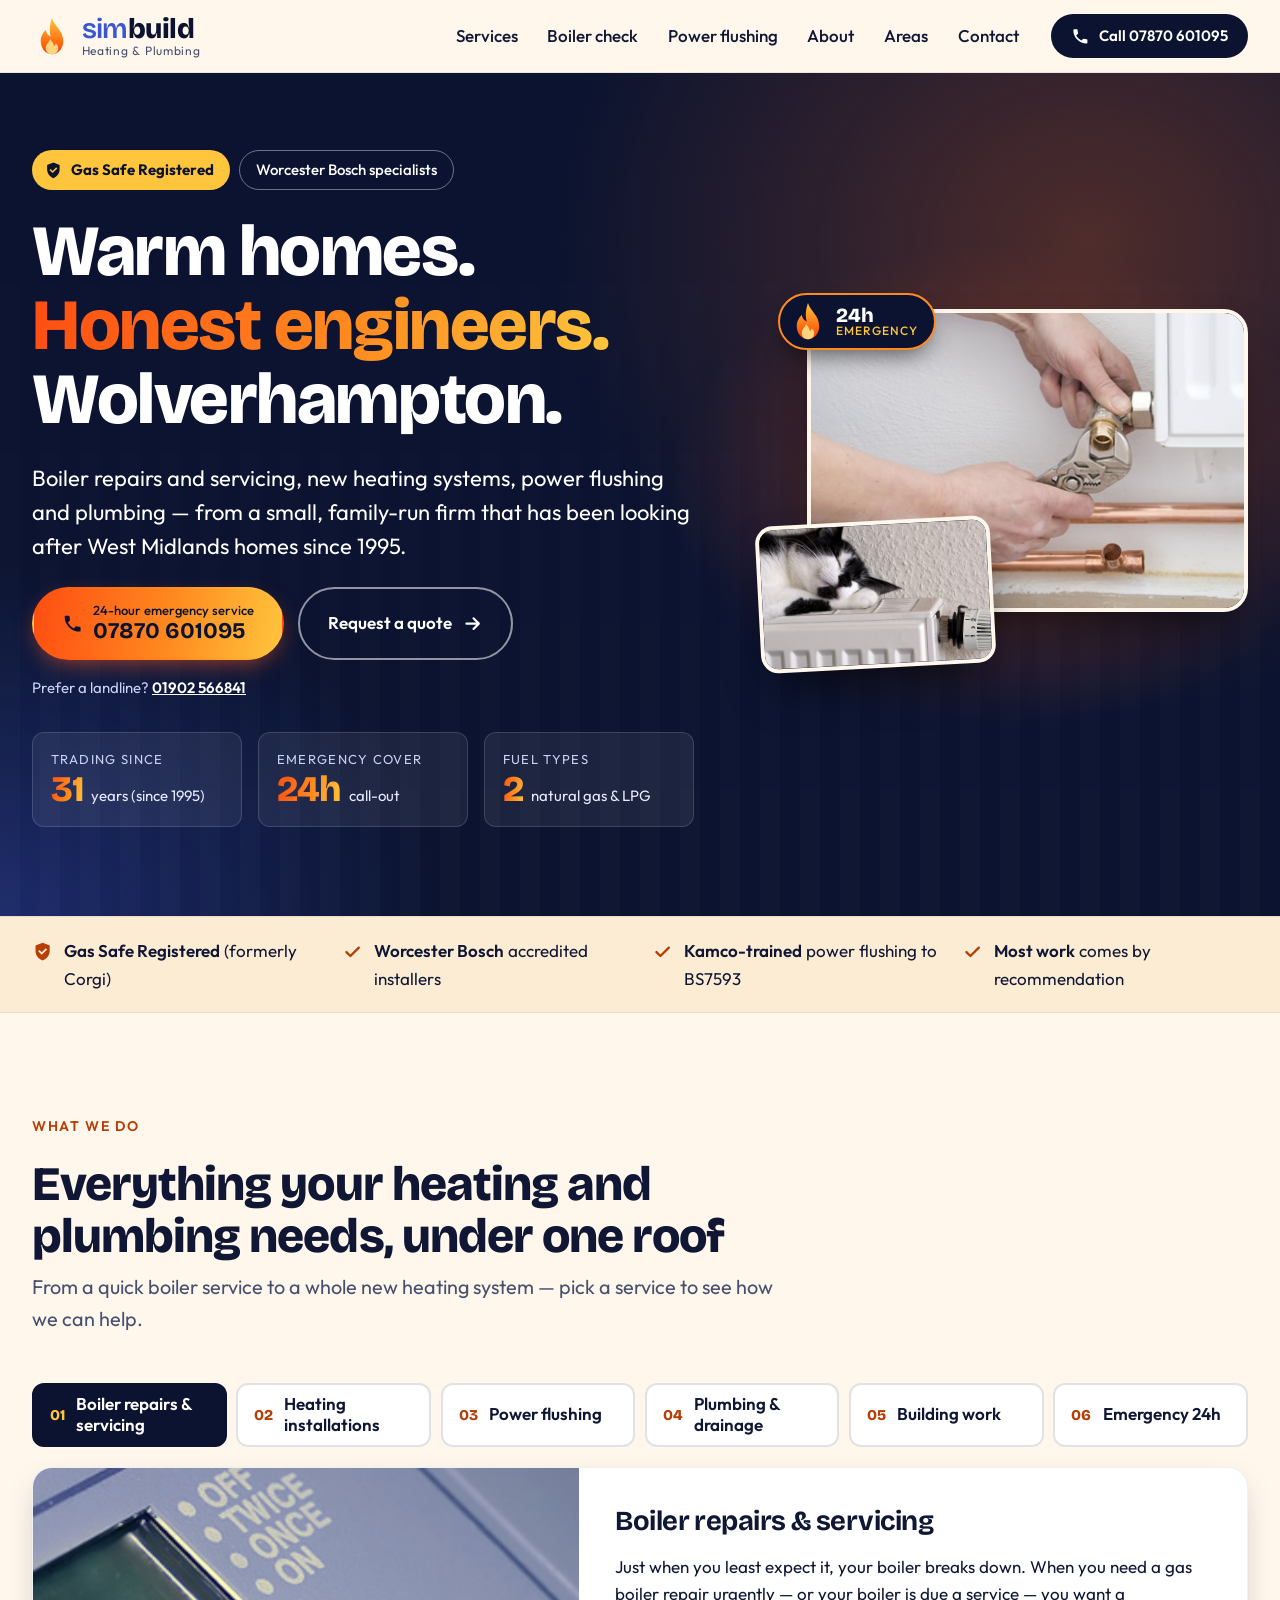
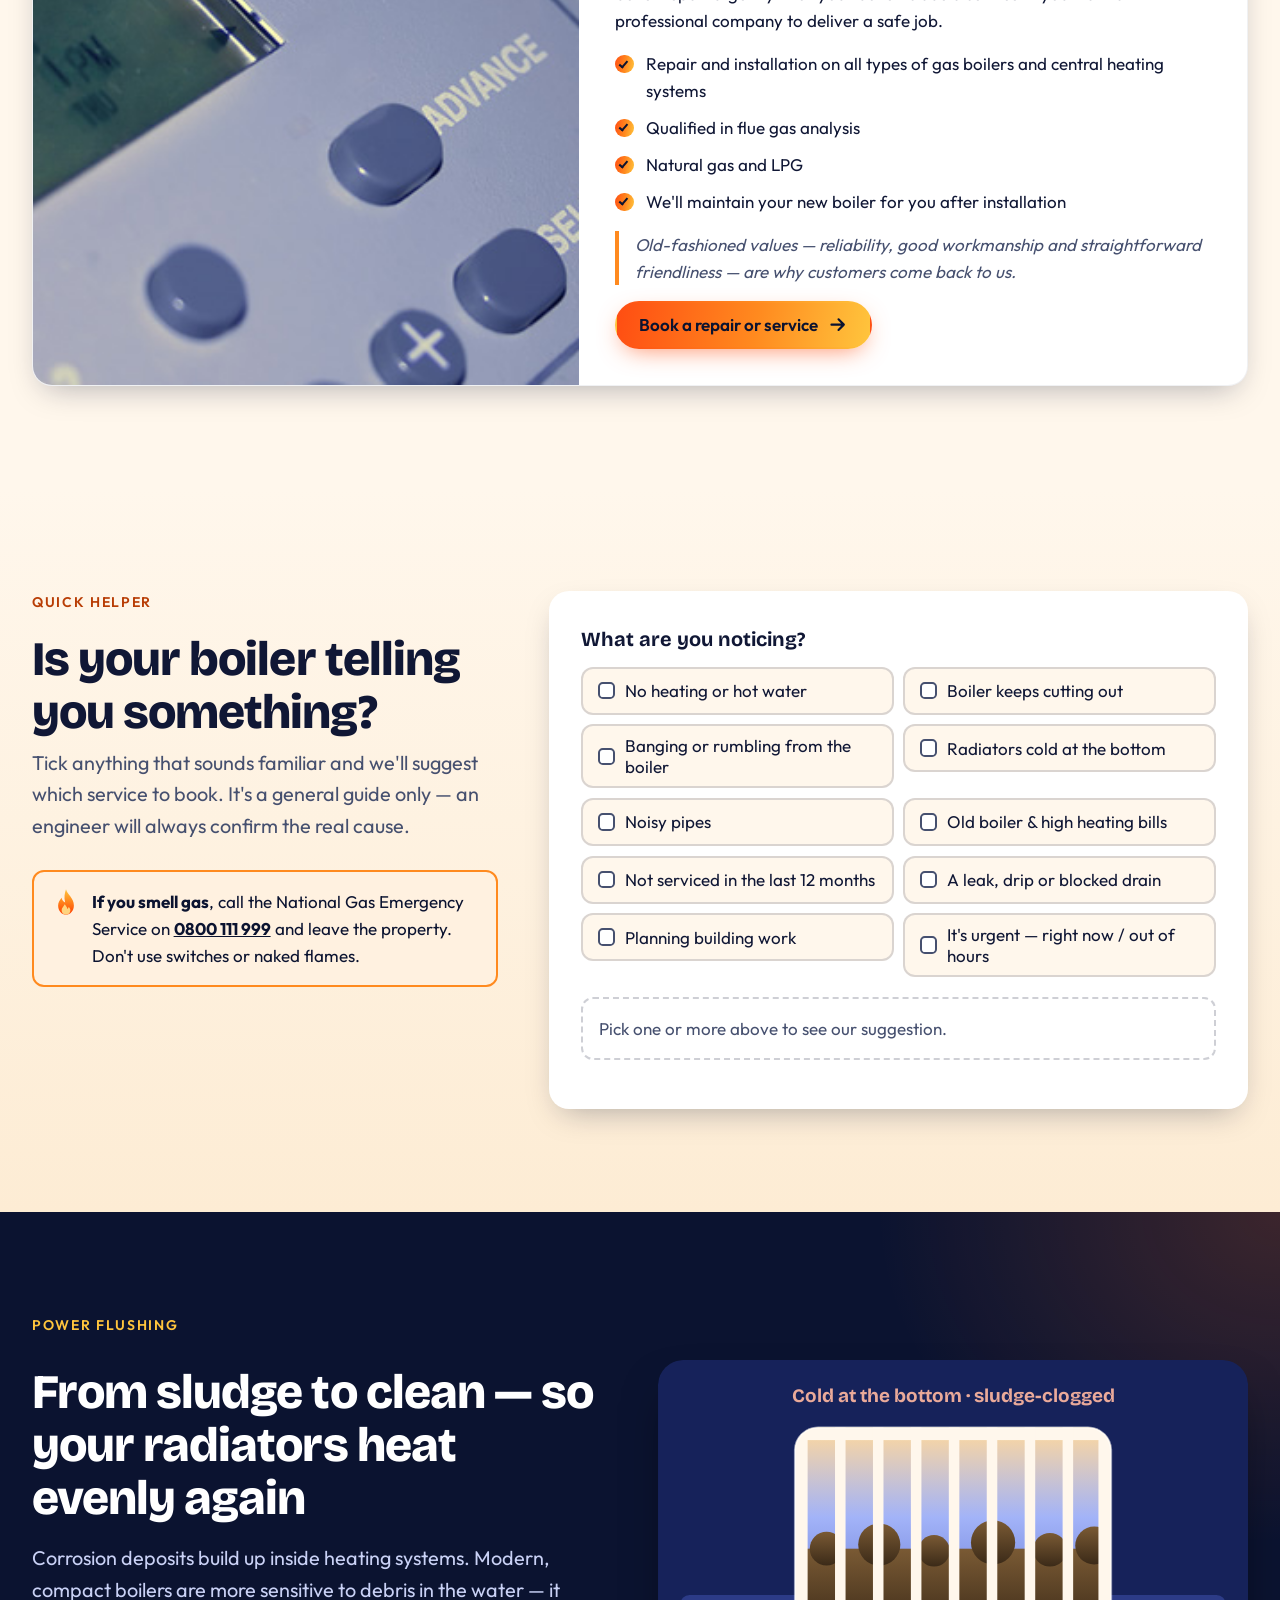
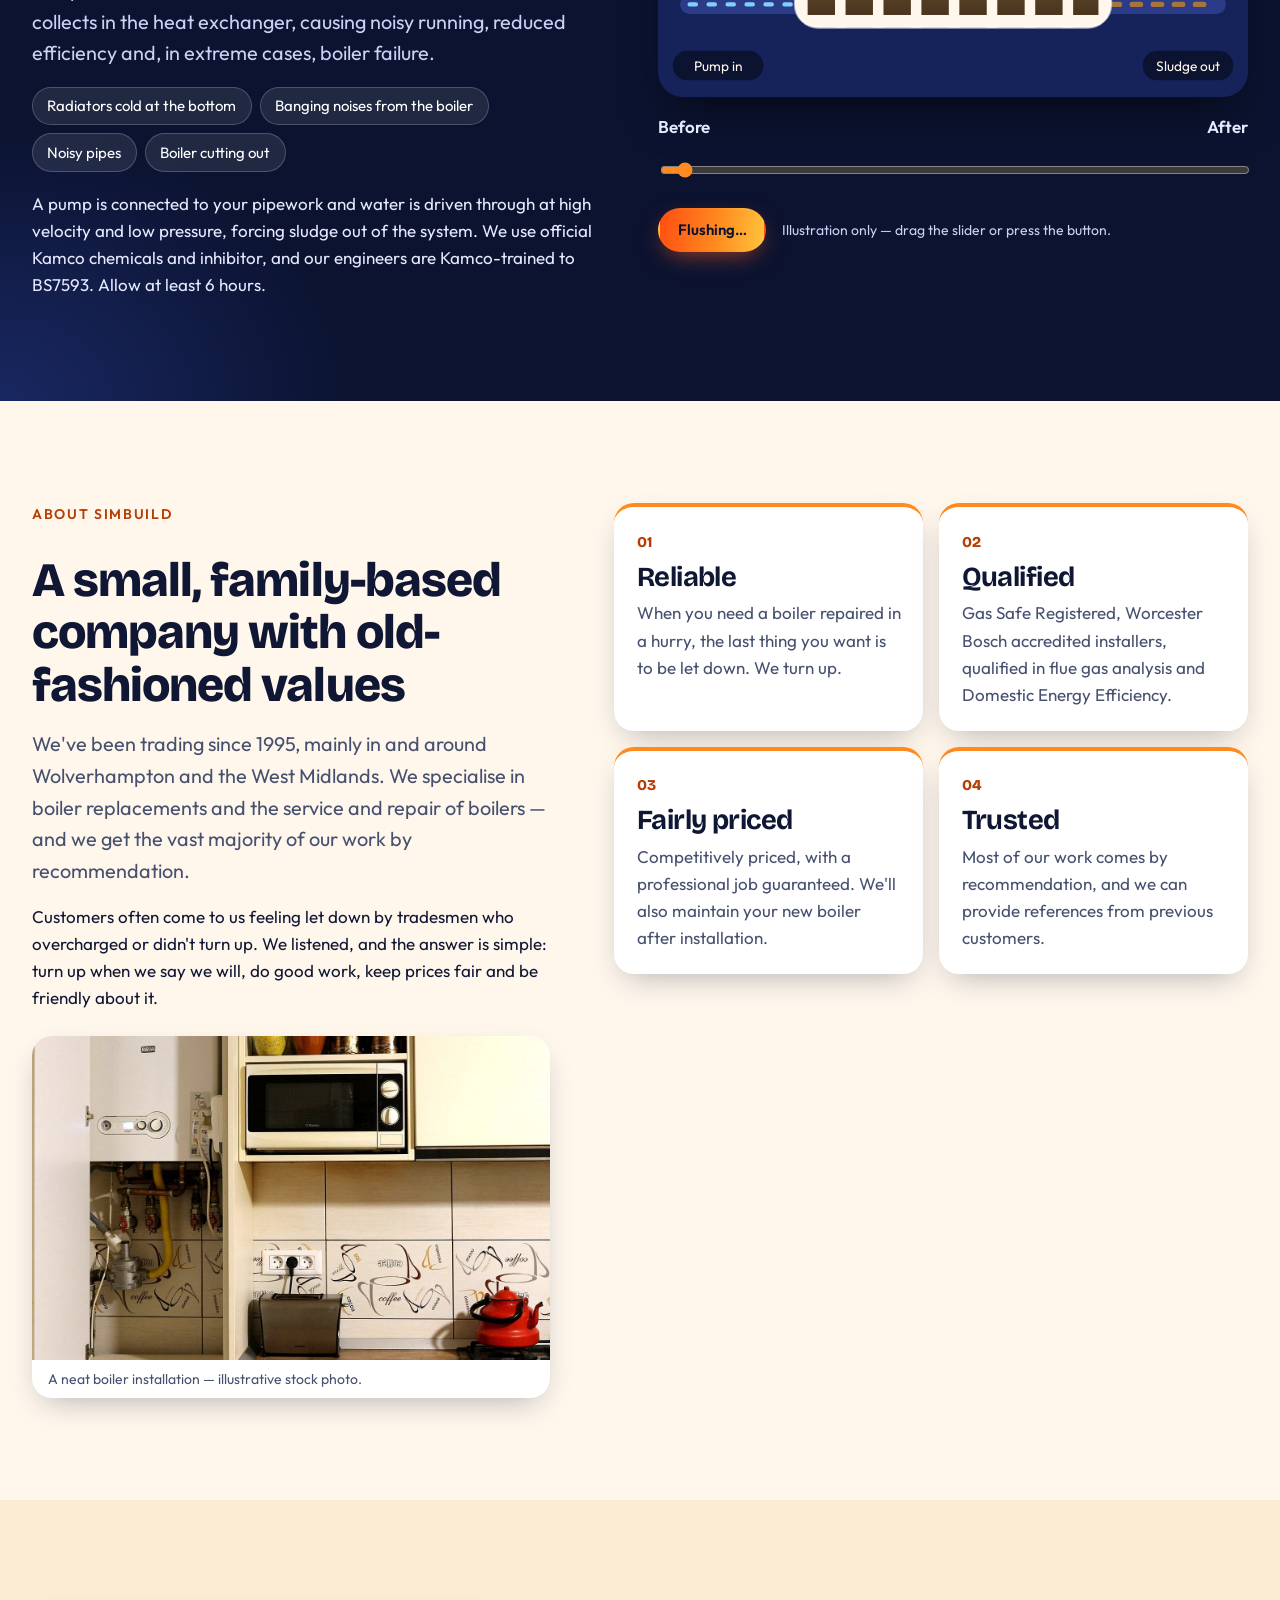
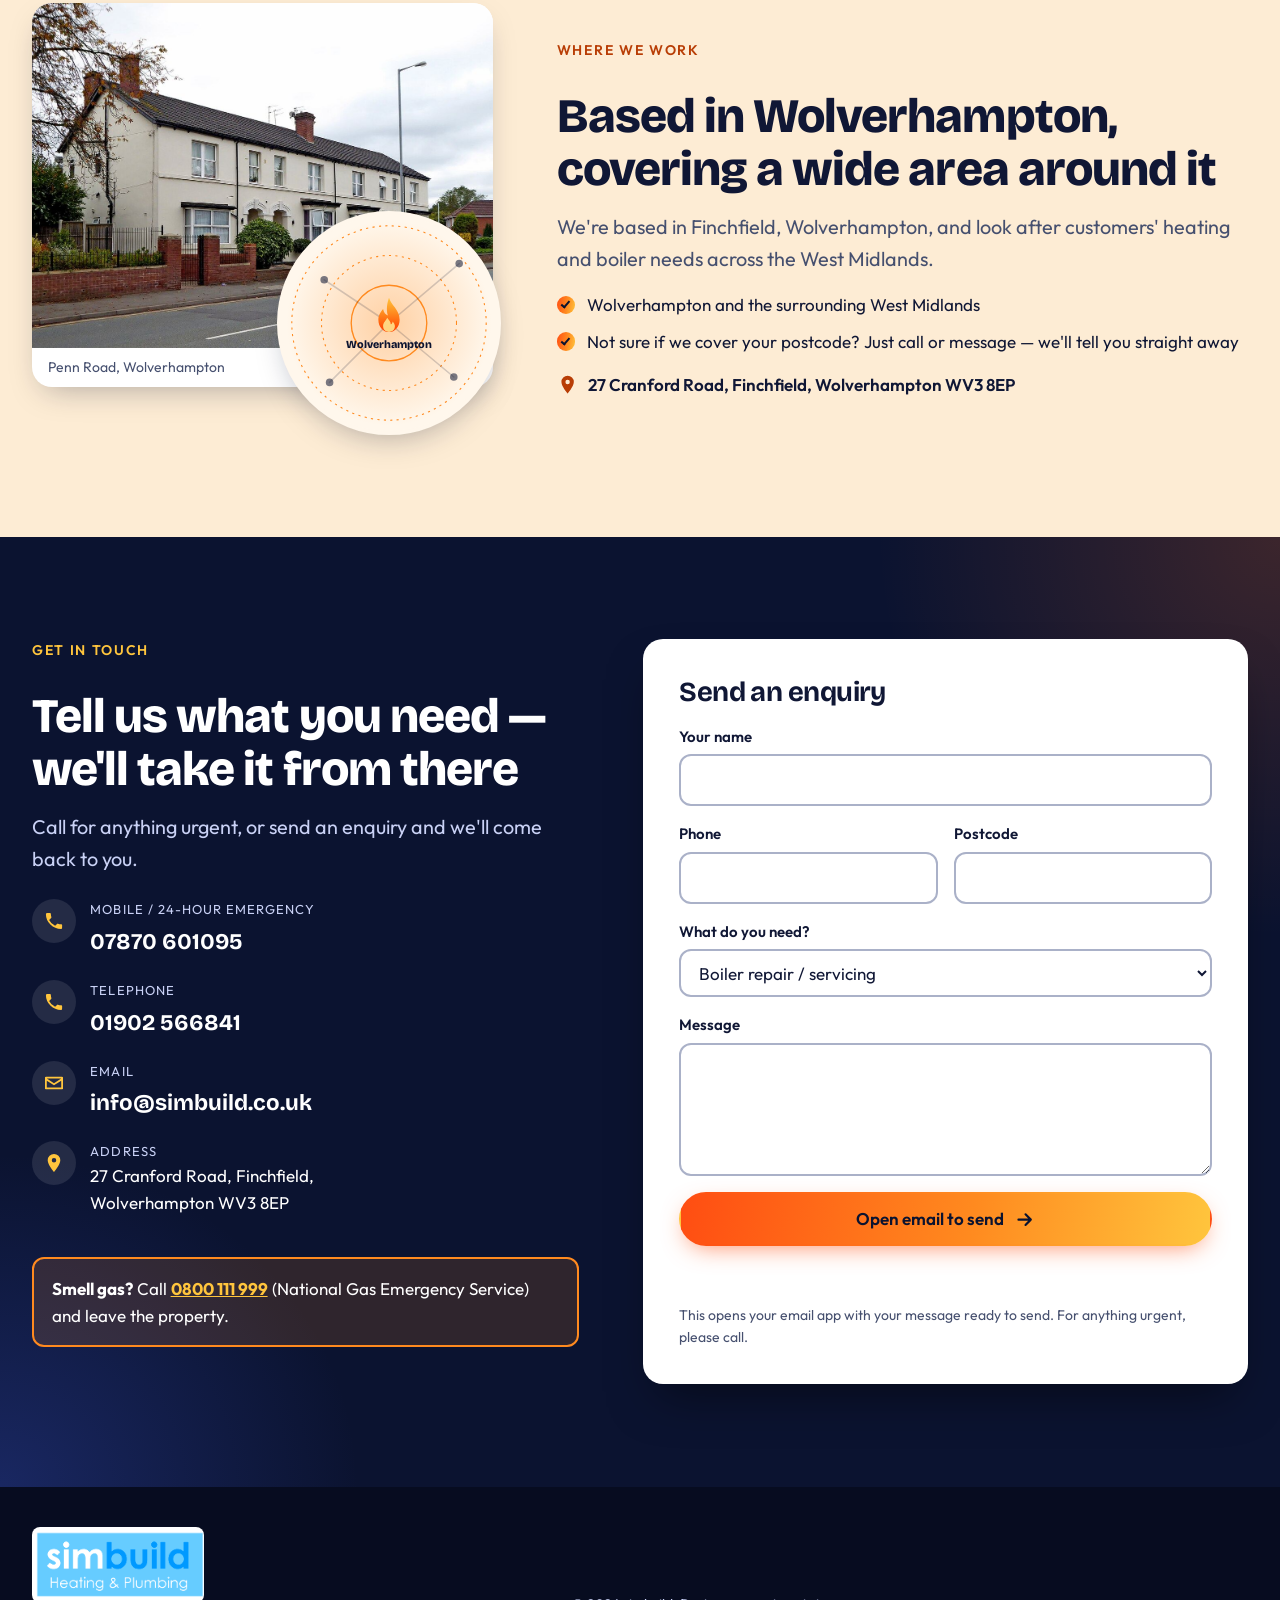
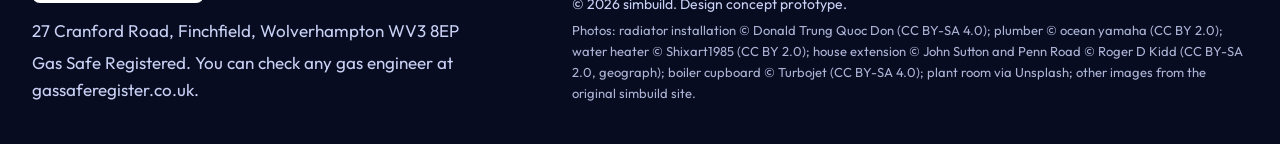
<file: simbuild/index.html>
<!DOCTYPE html>
<html lang="en-GB">
<head><meta name="robots" content="noindex,nofollow">
<meta charset="utf-8">
<meta name="viewport" content="width=device-width, initial-scale=1">
<title>simbuild | Gas, Boiler &amp; Heating Engineers in Wolverhampton</title>
<meta name="description" content="Gas Safe Registered boiler repairs, servicing, heating installations, power flushing and plumbing in Wolverhampton, West Midlands. Family-run since 1995 with a 24-hour emergency service.">
<meta name="theme-color" content="#0b1330">
<meta property="og:type" content="website">
<meta property="og:locale" content="en_GB">
<meta property="og:title" content="simbuild | Gas, Boiler &amp; Heating Engineers in Wolverhampton">
<meta property="og:description" content="Gas Safe Registered boiler repairs, servicing, heating installations and power flushing. Family-run since 1995. 24-hour emergency service.">
<meta property="og:site_name" content="simbuild Heating &amp; Plumbing">
<meta name="twitter:card" content="summary">
<link rel="icon" href="assets/favicon.svg" type="image/svg+xml">
<link rel="preconnect" href="https://fonts.googleapis.com">
<link rel="preconnect" href="https://fonts.gstatic.com" crossorigin>
<link rel="stylesheet" href="https://fonts.googleapis.com/css2?family=Bricolage+Grotesque:opsz,wght@12..96,600;12..96,700;12..96,800&amp;family=Outfit:wght@400;500;600&amp;display=swap">
<link rel="stylesheet" href="style.css">
<script>document.documentElement.classList.add('js');</script>
<script type="application/ld+json">
{
  "@context": "https://schema.org",
  "@type": "Plumber",
  "name": "simbuild Heating & Plumbing",
  "url": "https://www.simbuild.co.uk/",
  "description": "Gas Safe Registered gas installation, boiler repair and servicing, central heating, power flushing, plumbing, drainage and building work in Wolverhampton, West Midlands. 24-hour emergency service.",
  "telephone": "+441902566841",
  "foundingDate": "1995",
  "address": {
    "@type": "PostalAddress",
    "streetAddress": "27 Cranford Road, Finchfield",
    "addressLocality": "Wolverhampton",
    "addressRegion": "West Midlands",
    "postalCode": "WV3 8EP",
    "addressCountry": "GB"
  },
  "areaServed": [
    { "@type": "City", "name": "Wolverhampton" },
    { "@type": "AdministrativeArea", "name": "West Midlands" }
  ],
  "knowsAbout": ["Gas installation", "Boiler repair", "Boiler servicing", "Central heating installation", "Power flushing", "Plumbing", "Drainage", "Building work"]
}
</script>
</head>
<body>

<svg class="sprite" width="0" height="0" aria-hidden="true" focusable="false">
  <defs>
    <linearGradient id="g-flame" x1="0" y1="1" x2="0" y2="0">
      <stop offset="0" stop-color="#ff3d00"/>
      <stop offset=".55" stop-color="#ff8a1f"/>
      <stop offset="1" stop-color="#ffc53d"/>
    </linearGradient>
    <symbol id="i-flame" viewBox="0 0 64 64">
      <path d="M32 3c3 12 18 20 18 37 0 12-8 21-18 21S14 52 14 40c0-8 4-13 8-18 1 6 4 9 8 11-3-12-1-21 2-30z" fill="url(#g-flame)"/>
      <path d="M32 61c-6 0-10-4-10-10 0-6 5-9 7-14 3 4 6 7 6 11 2-1 3-3 3-5 3 3 4 6 4 8 0 6-4 10-10 10z" fill="#ffe08a" opacity=".92"/>
    </symbol>
    <symbol id="i-phone" viewBox="0 0 24 24"><path fill="currentColor" d="M6.6 10.8a15.1 15.1 0 0 0 6.6 6.6l2.2-2.2a1 1 0 0 1 1-.25c1.1.37 2.3.57 3.6.57a1 1 0 0 1 1 1V20a1 1 0 0 1-1 1A17 17 0 0 1 3 4a1 1 0 0 1 1-1h3.5a1 1 0 0 1 1 1c0 1.25.2 2.45.57 3.57a1 1 0 0 1-.25 1z"/></symbol>
    <symbol id="i-mail" viewBox="0 0 24 24"><path fill="currentColor" d="M3 5h18a1 1 0 0 1 1 1v12a1 1 0 0 1-1 1H3a1 1 0 0 1-1-1V6a1 1 0 0 1 1-1zm9 7.2L20 7H4l8 5.2zM4 9.4V17h16V9.4l-8 5.2-8-5.2z"/></symbol>
    <symbol id="i-pin" viewBox="0 0 24 24"><path fill="currentColor" d="M12 2a7 7 0 0 0-7 7c0 5 7 13 7 13s7-8 7-13a7 7 0 0 0-7-7zm0 9.5A2.5 2.5 0 1 1 12 6.500a2.5 2.5 0 0 1 0 5z"/></symbol>
    <symbol id="i-check" viewBox="0 0 24 24"><path fill="none" stroke="currentColor" stroke-width="2.6" stroke-linecap="round" stroke-linejoin="round" d="M5 12.5l4.5 4.5L19 7.500"/></symbol>
    <symbol id="i-arrow" viewBox="0 0 24 24"><path fill="none" stroke="currentColor" stroke-width="2.4" stroke-linecap="round" stroke-linejoin="round" d="M5 12h14M13 6l6 6-6 6"/></symbol>
    <symbol id="i-shield" viewBox="0 0 24 24"><path fill="currentColor" d="M12 2l8 3v6c0 5-3.4 9.400-8 11-4.600-1.600-8-6-8-11V5l8-3zm-1 13.500l6-6-1.400-1.400L11 12.700 8.400 10.100 7 11.500l4 4z"/></symbol>
  </defs>
</svg>

<a class="skip" href="#main">Skip to main content</a>

<header class="site-header" id="top"><meta name="robots" content="noindex,nofollow">
  <div class="wrap header-inner">
    <a class="brand" href="#top" aria-label="simbuild Heating and Plumbing, home">
      <svg class="brand-flame" width="40" height="40" aria-hidden="true" focusable="false"><use href="#i-flame"/></svg>
      <span class="brand-text">
        <span class="brand-name"><span class="b-sim">sim</span><span class="b-build">build</span></span>
        <span class="brand-sub">Heating &amp; Plumbing</span>
      </span>
    </a>

    <button class="menu-btn" type="button" id="menuBtn" aria-expanded="false" aria-controls="siteNav">
      <span class="menu-icon" aria-hidden="true"><span></span><span></span><span></span></span>
      <span class="menu-label">Menu</span>
    </button>

    <nav class="site-nav" id="siteNav" aria-label="Main">
      <ul>
        <li><a href="#services">Services</a></li>
        <li><a href="#boiler-check">Boiler check</a></li>
        <li><a href="#power-flushing">Power flushing</a></li>
        <li><a href="#about">About</a></li>
        <li><a href="#coverage">Areas</a></li>
        <li><a href="#contact">Contact</a></li>
      </ul>
      <a class="btn btn-call btn-sm" href="tel:+447870601095">
        <svg class="ico" aria-hidden="true" focusable="false"><use href="#i-phone"/></svg>
        <span>Call <span class="nowrap">07870 601095</span></span>
      </a>
    </nav>
  </div>
</header>

<main id="main">

<!-- HERO -->
<section class="hero" aria-labelledby="hero-title">
  <div class="wrap hero-grid">
    <div class="hero-copy">
      <p class="badge-row">
        <span class="gas-badge"><svg class="ico" aria-hidden="true" focusable="false"><use href="#i-shield"/></svg> Gas Safe Registered</span>
        <span class="chip">Worcester Bosch specialists</span>
      </p>
      <h1 id="hero-title">Warm homes. <span class="flame-text">Honest engineers.</span> Wolverhampton.</h1>
      <p class="lead">Boiler repairs and servicing, new heating systems, power flushing and plumbing &mdash; from a small, family-run firm that has been looking after West Midlands homes since 1995.</p>

      <div class="hero-actions">
        <a class="btn btn-flame btn-lg" href="tel:+447870601095">
          <svg class="ico" aria-hidden="true" focusable="false"><use href="#i-phone"/></svg>
          <span class="btn-stack"><small>24-hour emergency service</small><strong>07870 601095</strong></span>
        </a>
        <a class="btn btn-ghost btn-lg" href="#contact">Request a quote <svg class="ico" aria-hidden="true" focusable="false"><use href="#i-arrow"/></svg></a>
      </div>
      <p class="hero-note">Prefer a landline? <a href="tel:+441902566841">01902 566841</a></p>

      <dl class="hero-stats">
        <div class="stat since">
          <dt>Trading since</dt>
          <dd><span class="stat-num" id="yearsCount" data-since="1995">1995</span><span class="stat-unit" id="yearsUnit"></span></dd>
        </div>
        <div class="stat">
          <dt>Emergency cover</dt>
          <dd><span class="stat-num">24h</span><span class="stat-unit">call-out</span></dd>
        </div>
        <div class="stat">
          <dt>Fuel types</dt>
          <dd><span class="stat-num">2</span><span class="stat-unit">natural gas &amp; LPG</span></dd>
        </div>
      </dl>
    </div>

    <div class="hero-art">
      <div class="hero-glow" aria-hidden="true"></div>
      <figure class="hero-photo hero-photo-main">
        <img src="assets/img/pipework-repair.jpg" width="647" height="290" alt="An engineer's hands using adjustable pliers on a radiator valve above copper heating pipework" fetchpriority="high">
      </figure>
      <figure class="hero-photo hero-photo-small">
        <img src="assets/img/radiator-cat.jpg" width="650" height="290" alt="A cat asleep on a warm radiator beside a thermostatic valve" loading="lazy">
      </figure>
      <div class="hero-flame-badge" aria-hidden="true">
        <svg viewBox="0 0 64 64" width="64" height="64" focusable="false"><use href="#i-flame"/></svg>
        <span>24h<small>emergency</small></span>
      </div>
    </div>
  </div>
</section>

<!-- TRUST STRIP -->
<section class="trust" aria-label="Why customers choose simbuild">
  <ul class="wrap trust-list">
    <li><svg class="ico" aria-hidden="true" focusable="false"><use href="#i-shield"/></svg><span><strong>Gas Safe Registered</strong> (formerly Corgi)</span></li>
    <li><svg class="ico" aria-hidden="true" focusable="false"><use href="#i-check"/></svg><span><strong>Worcester Bosch</strong> accredited installers</span></li>
    <li><svg class="ico" aria-hidden="true" focusable="false"><use href="#i-check"/></svg><span><strong>Kamco-trained</strong> power flushing to BS7593</span></li>
    <li><svg class="ico" aria-hidden="true" focusable="false"><use href="#i-check"/></svg><span><strong>Most work</strong> comes by recommendation</span></li>
  </ul>
</section>

<!-- SERVICES -->
<section class="section" id="services" aria-labelledby="services-title">
  <div class="wrap">
    <header class="section-head reveal"><meta name="robots" content="noindex,nofollow">
      <p class="eyebrow">What we do</p>
      <h2 id="services-title">Everything your heating and plumbing needs, under one roof</h2>
      <p class="section-lead">From a quick boiler service to a whole new heating system &mdash; pick a service to see how we can help.</p>
    </header>

    <div class="tabs reveal" id="serviceTabs">
      <div class="tablist" role="tablist" aria-label="Our services">
        <button role="tab" type="button" id="tab-repairs" aria-controls="panel-repairs" aria-selected="true" data-key="repairs"><span class="tab-ico" aria-hidden="true">01</span><span>Boiler repairs &amp; servicing</span></button>
        <button role="tab" type="button" id="tab-heating" aria-controls="panel-heating" aria-selected="false" tabindex="-1" data-key="heating"><span class="tab-ico" aria-hidden="true">02</span><span>Heating installations</span></button>
        <button role="tab" type="button" id="tab-flush" aria-controls="panel-flush" aria-selected="false" tabindex="-1" data-key="flush"><span class="tab-ico" aria-hidden="true">03</span><span>Power flushing</span></button>
        <button role="tab" type="button" id="tab-plumbing" aria-controls="panel-plumbing" aria-selected="false" tabindex="-1" data-key="plumbing"><span class="tab-ico" aria-hidden="true">04</span><span>Plumbing &amp; drainage</span></button>
        <button role="tab" type="button" id="tab-building" aria-controls="panel-building" aria-selected="false" tabindex="-1" data-key="building"><span class="tab-ico" aria-hidden="true">05</span><span>Building work</span></button>
        <button role="tab" type="button" id="tab-emergency" aria-controls="panel-emergency" aria-selected="false" tabindex="-1" data-key="emergency"><span class="tab-ico" aria-hidden="true">06</span><span>Emergency 24h</span></button>
      </div>

      <div class="panels">
        <article class="panel" role="tabpanel" id="panel-repairs" aria-labelledby="tab-repairs" tabindex="0">
          <div class="panel-media"><img src="assets/img/boiler-controls.jpg" width="650" height="290" loading="lazy" alt="Close-up of a boiler control panel with a digital timer display and selector buttons"></div>
          <div class="panel-body">
            <h3>Boiler repairs &amp; servicing</h3>
            <p>Just when you least expect it, your boiler breaks down. When you need a gas boiler repair urgently &mdash; or your boiler is due a service &mdash; you want a professional company to deliver a safe job.</p>
            <ul class="ticks">
              <li>Repair and installation on all types of gas boilers and central heating systems</li>
              <li>Qualified in flue gas analysis</li>
              <li>Natural gas and LPG</li>
              <li>We'll maintain your new boiler for you after installation</li>
            </ul>
            <p class="panel-quote">Old-fashioned values &mdash; reliability, good workmanship and straightforward friendliness &mdash; are why customers come back to us.</p>
            <a class="btn btn-flame" href="#contact" data-prefill="Boiler repair / servicing">Book a repair or service <svg class="ico" aria-hidden="true" focusable="false"><use href="#i-arrow"/></svg></a>
          </div>
        </article>

        <article class="panel" role="tabpanel" id="panel-heating" aria-labelledby="tab-heating" tabindex="0">
          <div class="panel-media"><img src="assets/img/radiator-installed.jpg" width="1200" height="536" loading="lazy" alt="A newly fitted white panel radiator on a wall with its valve and pipework connected"></div>
          <div class="panel-body">
            <h3>Heating installations</h3>
            <p>Is it time to upgrade to a more efficient boiler? A central heating installation typically means a new high-efficiency boiler, new radiators, new heating controls and pipework &mdash; and we can provide all of it to suit your property.</p>
            <ul class="ticks">
              <li>Worcester Bosch boilers, for reliability and ease of use</li>
              <li>A-rated condensing boilers &mdash; new gas boilers have had to be since April 2005</li>
              <li>If your boiler is more than 5 years old, it's likely to be inefficient &mdash; a new one can cut bills and emissions</li>
              <li>Installations for natural gas or LPG</li>
            </ul>
            <a class="btn btn-flame" href="#contact" data-prefill="New heating / boiler installation">Ask about a new system <svg class="ico" aria-hidden="true" focusable="false"><use href="#i-arrow"/></svg></a>
          </div>
        </article>

        <article class="panel" role="tabpanel" id="panel-flush" aria-labelledby="tab-flush" tabindex="0">
          <div class="panel-media"><img src="assets/img/plant-room-pipework.jpg" width="1200" height="536" loading="lazy" alt="Heating plant room with insulated pipework, valves, pressure gauges and a circulation pump"></div>
          <div class="panel-body">
            <h3>Power flushing</h3>
            <p>Power flushing cleans your central heating. A pump is connected to your pipework and water is driven through the system at high velocity, dislodging sludge and debris and carrying it out &mdash; so your heating can give out more heat and save you money on bills.</p>
            <ul class="ticks">
              <li>Our engineers are fully trained by Kamco to BS7593</li>
              <li>Official chemicals and inhibitor used</li>
              <li>A properly done power flush takes at least 6 hours, depending on system size and condition</li>
              <li>Recommended just before fitting a new boiler</li>
            </ul>
            <a class="btn btn-flame" href="#power-flushing">See how it works <svg class="ico" aria-hidden="true" focusable="false"><use href="#i-arrow"/></svg></a>
          </div>
        </article>

        <article class="panel" role="tabpanel" id="panel-plumbing" aria-labelledby="tab-plumbing" tabindex="0">
          <div class="panel-media"><img src="assets/img/plumber-under-sink.jpg" width="1200" height="536" loading="lazy" alt="A plumber fitting waste pipework beneath a washbasin"></div>
          <div class="panel-body">
            <h3>Plumbing &amp; drainage</h3>
            <p>As Gas Safe registered plumbers, we carry out general plumbing and drainage work alongside our heating and gas jobs &mdash; one reliable firm for the whole job.</p>
            <ul class="ticks">
              <li>General plumbing work</li>
              <li>Drainage work</li>
              <li>Radiator and pipework installation as part of heating jobs</li>
            </ul>
            <p class="panel-quote">Tell us what's going on and we'll advise on the best next step.</p>
            <a class="btn btn-flame" href="#contact" data-prefill="Plumbing / drainage">Get plumbing help <svg class="ico" aria-hidden="true" focusable="false"><use href="#i-arrow"/></svg></a>
          </div>
        </article>

        <article class="panel" role="tabpanel" id="panel-building" aria-labelledby="tab-building" tabindex="0">
          <div class="panel-media"><img src="assets/img/house-extension-works.jpg" width="1200" height="536" loading="lazy" alt="A brick house with a newly built extension and loft dormer on a UK street"></div>
          <div class="panel-body">
            <h3>Building work</h3>
            <p>Alongside gas, heating and plumbing, simbuild also carries out building work for property owners in and around Wolverhampton &mdash; so jobs that overlap trades can be handled by one team you already trust.</p>
            <ul class="ticks">
              <li>Building work to go with heating and plumbing projects</li>
              <li>Friendly, straightforward advice</li>
              <li>Prices that are competitive &mdash; and a professional job is guaranteed</li>
            </ul>
            <a class="btn btn-flame" href="#contact" data-prefill="Building work">Discuss your project <svg class="ico" aria-hidden="true" focusable="false"><use href="#i-arrow"/></svg></a>
          </div>
        </article>

        <article class="panel panel-emergency" role="tabpanel" id="panel-emergency" aria-labelledby="tab-emergency" tabindex="0">
          <div class="panel-media"><img src="assets/img/engineer-hand-pliers.jpg" width="1000" height="446" loading="lazy" alt="An engineer's hand using pliers on the connections beneath a water heater"></div>
          <div class="panel-body">
            <h3>24-hour emergency service</h3>
            <p>Heating or boiler problems don't keep office hours. We offer a 24-hour emergency service for those unforeseen problems &mdash; call and speak to an engineer.</p>
            <div class="gas-alert gas-alert-inline" role="note">
              <strong>Smell gas?</strong> Call the National Gas Emergency Service on <a href="tel:0800111999">0800 111 999</a> and leave the property. Don't call us first.
            </div>
            <a class="btn btn-flame btn-lg" href="tel:+447870601095"><svg class="ico" aria-hidden="true" focusable="false"><use href="#i-phone"/></svg> Call 07870 601095</a>
          </div>
        </article>
      </div>
    </div>
  </div>
</section>

<!-- BOILER CHECKER -->
<section class="section checker-section" id="boiler-check" aria-labelledby="check-title">
  <div class="wrap checker-grid">
    <div class="checker-intro reveal">
      <p class="eyebrow">Quick helper</p>
      <h2 id="check-title">Is your boiler telling you something?</h2>
      <p class="section-lead">Tick anything that sounds familiar and we'll suggest which service to book. It's a general guide only &mdash; an engineer will always confirm the real cause.</p>
      <div class="gas-alert" role="note">
        <svg class="ico" aria-hidden="true" focusable="false"><use href="#i-flame"/></svg>
        <p><strong>If you smell gas</strong>, call the National Gas Emergency Service on <a href="tel:0800111999">0800 111 999</a> and leave the property. Don't use switches or naked flames.</p>
      </div>
    </div>

    <form class="checker reveal" id="checker" novalidate>
      <fieldset>
        <legend>What are you noticing?</legend>
        <div class="symptoms">
          <label class="symptom"><input type="checkbox" name="s" value="nohot"><span>No heating or hot water</span></label>
          <label class="symptom"><input type="checkbox" name="s" value="cutout"><span>Boiler keeps cutting out</span></label>
          <label class="symptom"><input type="checkbox" name="s" value="bang"><span>Banging or rumbling from the boiler</span></label>
          <label class="symptom"><input type="checkbox" name="s" value="coldbottom"><span>Radiators cold at the bottom</span></label>
          <label class="symptom"><input type="checkbox" name="s" value="pipes"><span>Noisy pipes</span></label>
          <label class="symptom"><input type="checkbox" name="s" value="old"><span>Old boiler &amp; high heating bills</span></label>
          <label class="symptom"><input type="checkbox" name="s" value="service"><span>Not serviced in the last 12 months</span></label>
          <label class="symptom"><input type="checkbox" name="s" value="leak"><span>A leak, drip or blocked drain</span></label>
          <label class="symptom"><input type="checkbox" name="s" value="build"><span>Planning building work</span></label>
          <label class="symptom"><input type="checkbox" name="s" value="urgent"><span>It's urgent &mdash; right now / out of hours</span></label>
        </div>
      </fieldset>
      <div class="checker-result" id="checkResult" aria-live="polite">
        <p class="result-empty">Pick one or more above to see our suggestion.</p>
      </div>
      <button type="reset" class="link-btn" id="checkReset" hidden>Clear selection</button>
    </form>
  </div>
</section>

<!-- POWER FLUSH EXPLAINER -->
<section class="section dark flush-section" id="power-flushing" aria-labelledby="flush-title">
  <div class="wrap flush-grid">
    <div class="flush-copy reveal">
      <p class="eyebrow">Power flushing</p>
      <h2 id="flush-title">From sludge to clean &mdash; so your radiators heat evenly again</h2>
      <p class="section-lead">Corrosion deposits build up inside heating systems. Modern, compact boilers are more sensitive to debris in the water &mdash; it collects in the heat exchanger, causing noisy running, reduced efficiency and, in extreme cases, boiler failure.</p>
      <ul class="symptom-list">
        <li>Radiators cold at the bottom</li>
        <li>Banging noises from the boiler</li>
        <li>Noisy pipes</li>
        <li>Boiler cutting out</li>
      </ul>
      <p>A pump is connected to your pipework and water is driven through at high velocity and low pressure, forcing sludge out of the system. We use official Kamco chemicals and inhibitor, and our engineers are Kamco-trained to BS7593. Allow at least 6 hours.</p>
    </div>

    <figure class="flush-demo reveal">
      <svg viewBox="0 0 560 320" class="flush-svg" id="flushSvg" role="img" aria-labelledby="flushTitle flushDesc" focusable="false">
        <title id="flushTitle">Radiator before and after a power flush</title>
        <desc id="flushDesc">An animated radiator. Before the flush it has brown sludge at the bottom and is cold there. After the flush the sludge is gone and the whole radiator is warm.</desc>
        <defs>
          <linearGradient id="fl-hot" x1="0" y1="0" x2="0" y2="1"><stop offset="0" stop-color="#ffc53d"/><stop offset="1" stop-color="#ff5a1f"/></linearGradient>
          <linearGradient id="fl-cold" x1="0" y1="0" x2="0" y2="1"><stop offset="0" stop-color="#ffd9a0"/><stop offset=".45" stop-color="#9fb4ff"/><stop offset="1" stop-color="#5873d6"/></linearGradient>
          <linearGradient id="fl-sludge" x1="0" y1="0" x2="0" y2="1"><stop offset="0" stop-color="#7a5a34"/><stop offset="1" stop-color="#3b2a18"/></linearGradient>
          <clipPath id="fl-clip"><rect x="130" y="64" width="300" height="190" rx="22"/></clipPath>
        </defs>
        <rect width="560" height="320" rx="24" fill="#16225a"/>
        <g class="fl-pipes" fill="none" stroke-linecap="round">
          <path d="M30 232H130M430 232H530" stroke="#2c3b87" stroke-width="18"/>
          <path class="fl-in" d="M30 232H130" stroke="#7fd0ff" stroke-width="4" stroke-dasharray="6 12"/>
          <path class="fl-out" d="M430 232H530" stroke="#a9773c" stroke-width="5" stroke-dasharray="8 12"/>
        </g>
        <rect x="14" y="276" width="86" height="28" rx="14" fill="#0b1330"/>
        <text x="57" y="295" text-anchor="middle" fill="#fff7ec" font-size="13" font-family="Outfit, sans-serif">Pump in</text>
        <rect x="460" y="276" width="86" height="28" rx="14" fill="#0b1330"/>
        <text x="503" y="295" text-anchor="middle" fill="#fff7ec" font-size="13" font-family="Outfit, sans-serif">Sludge out</text>
        <rect x="130" y="64" width="300" height="190" rx="22" fill="#fff7ec"/>
        <g clip-path="url(#fl-clip)">
          <g class="fl-fins">
            <rect class="fl-fin" x="142" y="76" width="26" height="166" rx="13"/><rect class="fl-fin" x="178" y="76" width="26" height="166" rx="13"/>
            <rect class="fl-fin" x="214" y="76" width="26" height="166" rx="13"/><rect class="fl-fin" x="250" y="76" width="26" height="166" rx="13"/>
            <rect class="fl-fin" x="286" y="76" width="26" height="166" rx="13"/><rect class="fl-fin" x="322" y="76" width="26" height="166" rx="13"/>
            <rect class="fl-fin" x="358" y="76" width="26" height="166" rx="13"/><rect class="fl-fin" x="394" y="76" width="26" height="166" rx="13"/>
          </g>
          <rect class="fl-hotlayer" x="130" y="64" width="300" height="190" fill="url(#fl-hot)"/>
          <rect class="fl-coldlayer" x="130" y="64" width="300" height="190" fill="url(#fl-cold)"/>
          <g class="fl-sludge" fill="url(#fl-sludge)">
            <rect x="130" y="176" width="300" height="80"/>
            <circle cx="160" cy="176" r="16"/><circle cx="210" cy="172" r="20"/><circle cx="262" cy="178" r="15"/><circle cx="318" cy="170" r="21"/><circle cx="372" cy="177" r="16"/><circle cx="414" cy="173" r="18"/>
          </g>
          <g class="fl-fin-mask" fill="#fff7ec">
            <rect x="130" y="64" width="300" height="12"/><rect x="130" y="242" width="300" height="12"/>
            <rect x="130" y="64" width="12" height="190"/><rect x="418" y="64" width="12" height="190"/>
            <rect x="168" y="64" width="10" height="190"/><rect x="204" y="64" width="10" height="190"/><rect x="240" y="64" width="10" height="190"/><rect x="276" y="64" width="10" height="190"/><rect x="312" y="64" width="10" height="190"/><rect x="348" y="64" width="10" height="190"/><rect x="384" y="64" width="10" height="190"/>
          </g>
        </g>
        <rect x="130" y="64" width="300" height="190" rx="22" fill="none" stroke="#ffffff" stroke-opacity=".6" stroke-width="2"/>
        <text class="fl-label fl-before" x="280" y="40" text-anchor="middle" fill="#ffb7a0" font-size="18" font-family="Bricolage Grotesque, Outfit, sans-serif" font-weight="700">Cold at the bottom &middot; sludge-clogged</text>
        <text class="fl-label fl-after" x="280" y="40" text-anchor="middle" fill="#ffe08a" font-size="18" font-family="Bricolage Grotesque, Outfit, sans-serif" font-weight="700">Clean &middot; even heat from top to bottom</text>
      </svg>
      <figcaption class="flush-controls">
        <div class="slider-row">
          <label for="flushRange"><span class="lab-before">Before</span><span class="lab-after">After</span></label>
          <input type="range" id="flushRange" min="0" max="100" value="0" step="1" aria-describedby="flushHint">
        </div>
        <div class="flush-actions">
          <button type="button" class="btn btn-flame btn-sm" id="flushBtn">Run the power flush</button>
          <p id="flushHint" class="hint">Illustration only &mdash; drag the slider or press the button.</p>
        </div>
      </figcaption>
    </figure>
  </div>
</section>

<!-- WHY / ABOUT -->
<section class="section" id="about" aria-labelledby="about-title">
  <div class="wrap about-grid">
    <div class="about-copy reveal">
      <figure class="about-photo">
        <img src="assets/img/boiler-in-cupboard.jpg" width="1280" height="960" loading="lazy" alt="A wall-mounted gas boiler neatly fitted in a kitchen cupboard with copper and gas pipework below">
        <figcaption>A neat boiler installation &mdash; illustrative stock photo.</figcaption>
      </figure>
      <p class="eyebrow">About simbuild</p>
      <h2 id="about-title">A small, family-based company with old-fashioned values</h2>
      <p class="section-lead">We've been trading since 1995, mainly in and around Wolverhampton and the West Midlands. We specialise in boiler replacements and the service and repair of boilers &mdash; and we get the vast majority of our work by recommendation.</p>
      <p>Customers often come to us feeling let down by tradesmen who overcharged or didn't turn up. We listened, and the answer is simple: turn up when we say we will, do good work, keep prices fair and be friendly about it.</p>
    </div>
    <ul class="values">
      <li class="value reveal"><span class="value-num">01</span><h3>Reliable</h3><p>When you need a boiler repaired in a hurry, the last thing you want is to be let down. We turn up.</p></li>
      <li class="value reveal"><span class="value-num">02</span><h3>Qualified</h3><p>Gas Safe Registered, Worcester Bosch accredited installers, qualified in flue gas analysis and Domestic Energy Efficiency.</p></li>
      <li class="value reveal"><span class="value-num">03</span><h3>Fairly priced</h3><p>Competitively priced, with a professional job guaranteed. We'll also maintain your new boiler after installation.</p></li>
      <li class="value reveal"><span class="value-num">04</span><h3>Trusted</h3><p>Most of our work comes by recommendation, and we can provide references from previous customers.</p></li>
    </ul>
  </div>
</section>

<!-- COVERAGE -->
<section class="section coverage" id="coverage" aria-labelledby="cov-title">
  <div class="wrap coverage-grid">
    <div class="coverage-art reveal">
      <figure class="coverage-photo">
        <img src="assets/img/wolverhampton-penn-road.jpg" width="1280" height="853" loading="lazy" alt="Traditional cream-rendered terraced houses beside Penn Road in Wolverhampton">
        <figcaption>Penn Road, Wolverhampton</figcaption>
      </figure>
      <div class="coverage-badge" aria-hidden="true">
      <svg viewBox="0 0 400 400" focusable="false">
        <defs><radialGradient id="cv-glow" cx=".5" cy=".5" r=".5"><stop offset="0" stop-color="#ff8a1f" stop-opacity=".35"/><stop offset="1" stop-color="#ff8a1f" stop-opacity="0"/></radialGradient></defs>
        <circle cx="200" cy="200" r="190" fill="url(#cv-glow)"/>
        <circle class="ring r3" cx="200" cy="200" r="180" fill="none" stroke="#ff8a1f" stroke-width="2" stroke-dasharray="4 8"/>
        <circle class="ring r2" cx="200" cy="200" r="125" fill="none" stroke="#ff8a1f" stroke-width="2" stroke-dasharray="4 8"/>
        <circle class="ring r1" cx="200" cy="200" r="70" fill="none" stroke="#ff8a1f" stroke-width="2.5"/>
        <path d="M200 200L330 90M200 200L80 120M200 200L90 310M200 200L320 300" stroke="#0b1330" stroke-opacity=".18" stroke-width="3" stroke-linecap="round"/>
        <g fill="#0b1330" opacity=".55"><circle cx="330" cy="90" r="7"/><circle cx="80" cy="120" r="7"/><circle cx="90" cy="310" r="7"/><circle cx="320" cy="300" r="7"/></g>
        <use href="#i-flame" x="165" y="150" width="70" height="70"/>
        <text x="200" y="246" text-anchor="middle" fill="#0b1330" font-family="Bricolage Grotesque, Outfit, sans-serif" font-weight="800" font-size="20">Wolverhampton</text>
      </svg>
      </div>
    </div>
    <div class="coverage-copy reveal">
      <p class="eyebrow">Where we work</p>
      <h2 id="cov-title">Based in Wolverhampton, covering a wide area around it</h2>
      <p class="section-lead">We're based in Finchfield, Wolverhampton, and look after customers' heating and boiler needs across the West Midlands.</p>
      <ul class="ticks">
        <li>Wolverhampton and the surrounding West Midlands</li>
        <li>Not sure if we cover your postcode? Just call or message &mdash; we'll tell you straight away</li>
      </ul>
      <p class="coverage-contact"><svg class="ico" aria-hidden="true" focusable="false"><use href="#i-pin"/></svg> 27 Cranford Road, Finchfield, Wolverhampton WV3 8EP</p>
    </div>
  </div>
</section>

<!-- CONTACT -->
<section class="section dark contact" id="contact" aria-labelledby="contact-title">
  <div class="wrap contact-grid">
    <div class="contact-copy reveal">
      <p class="eyebrow">Get in touch</p>
      <h2 id="contact-title">Tell us what you need &mdash; we'll take it from there</h2>
      <p class="section-lead">Call for anything urgent, or send an enquiry and we'll come back to you.</p>
      <ul class="contact-list">
        <li><svg class="ico" aria-hidden="true" focusable="false"><use href="#i-phone"/></svg><span><span class="c-label">Mobile / 24-hour emergency</span><a href="tel:+447870601095">07870 601095</a></span></li>
        <li><svg class="ico" aria-hidden="true" focusable="false"><use href="#i-phone"/></svg><span><span class="c-label">Telephone</span><a href="tel:+441902566841">01902 566841</a></span></li>
        <li><svg class="ico" aria-hidden="true" focusable="false"><use href="#i-mail"/></svg><span><span class="c-label">Email</span><!-- PLACEHOLDER address: confirm real simbuild email with client; also update data-email on the form --><a href="mailto:info@simbuild.co.uk" id="mailLink">info@simbuild.co.uk</a></span></li>
        <li><svg class="ico" aria-hidden="true" focusable="false"><use href="#i-pin"/></svg><span><span class="c-label">Address</span>27 Cranford Road, Finchfield,<br>Wolverhampton WV3 8EP</span></li>
      </ul>
      <div class="gas-alert gas-alert-dark" role="note"><p><strong>Smell gas?</strong> Call <a href="tel:0800111999">0800 111 999</a> (National Gas Emergency Service) and leave the property.</p></div>
    </div>

    <form class="enquiry reveal" id="enquiry" data-email="info@simbuild.co.uk" novalidate>
      <h3>Send an enquiry</h3>
      <div class="field"><label for="f-name">Your name</label><input id="f-name" name="name" type="text" autocomplete="name" required></div>
      <div class="field-row">
        <div class="field"><label for="f-phone">Phone</label><input id="f-phone" name="phone" type="tel" autocomplete="tel" inputmode="tel"></div>
        <div class="field"><label for="f-postcode">Postcode</label><input id="f-postcode" name="postcode" type="text" autocomplete="postal-code"></div>
      </div>
      <div class="field">
        <label for="f-service">What do you need?</label>
        <select id="f-service" name="service">
          <option>Boiler repair / servicing</option>
          <option>New heating / boiler installation</option>
          <option>Power flushing</option>
          <option>Plumbing / drainage</option>
          <option>Building work</option>
          <option>Emergency (24h)</option>
          <option>Something else</option>
        </select>
      </div>
      <div class="field"><label for="f-msg">Message</label><textarea id="f-msg" name="message" rows="4" required></textarea></div>
      <button class="btn btn-flame btn-lg btn-block" type="submit">Open email to send <svg class="ico" aria-hidden="true" focusable="false"><use href="#i-arrow"/></svg></button>
      <p class="form-status" id="formStatus" role="status"></p>
      <p class="hint">This opens your email app with your message ready to send. For anything urgent, please call.</p>
    </form>
  </div>
</section>

</main>

<footer class="site-footer">
  <div class="wrap footer-inner">
    <div>
      <img class="footer-logo" src="assets/img/simbuild-logo-original.png" width="215" height="95" loading="lazy" alt="simbuild Heating &amp; Plumbing logo">
      <p>27 Cranford Road, Finchfield, Wolverhampton WV3 8EP</p>
      <p>Gas Safe Registered. You can check any gas engineer at <span class="nowrap">gassaferegister.co.uk</span>.</p>
    </div>
    <div class="footer-small">
      <p>&copy; <span id="yr">2026</span> simbuild. Design concept prototype.</p>
      <p class="credits">Photos: radiator installation &copy; Donald Trung Quoc Don (CC BY-SA 4.0); plumber &copy; ocean yamaha (CC BY 2.0); water heater &copy; Shixart1985 (CC BY 2.0); house extension &copy; John Sutton and Penn Road &copy; Roger D Kidd (CC BY-SA 2.0, geograph); boiler cupboard &copy; Turbojet (CC BY-SA 4.0); plant room via Unsplash; other images from the original simbuild site.</p>
    </div>
  </div>
</footer>

<div class="call-bar" aria-label="Quick contact">
  <a class="btn btn-flame" href="tel:+447870601095"><svg class="ico" aria-hidden="true" focusable="false"><use href="#i-phone"/></svg> Call now &middot; 24h</a>
  <a class="btn btn-ghost-dark" href="#contact">Enquire</a>
</div>

<script src="script.js"></script>
</body>
</html>
</file>
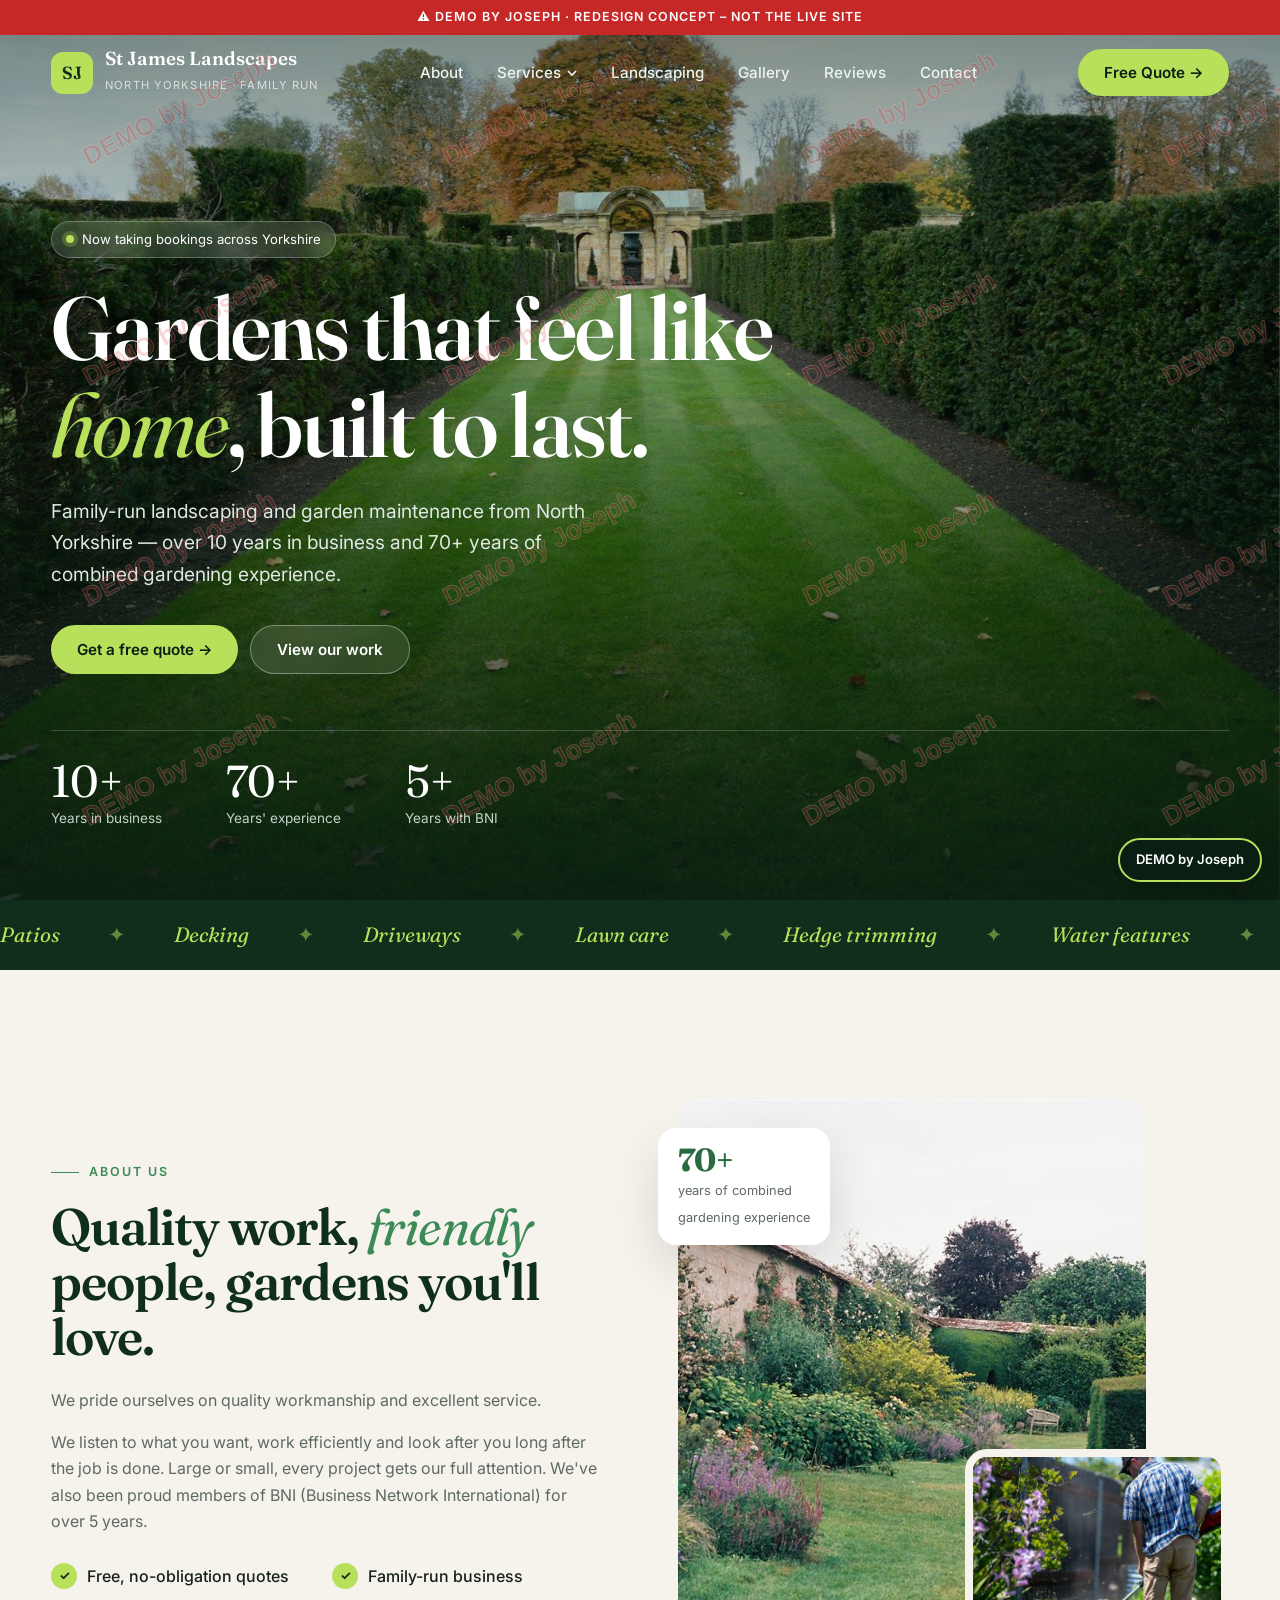
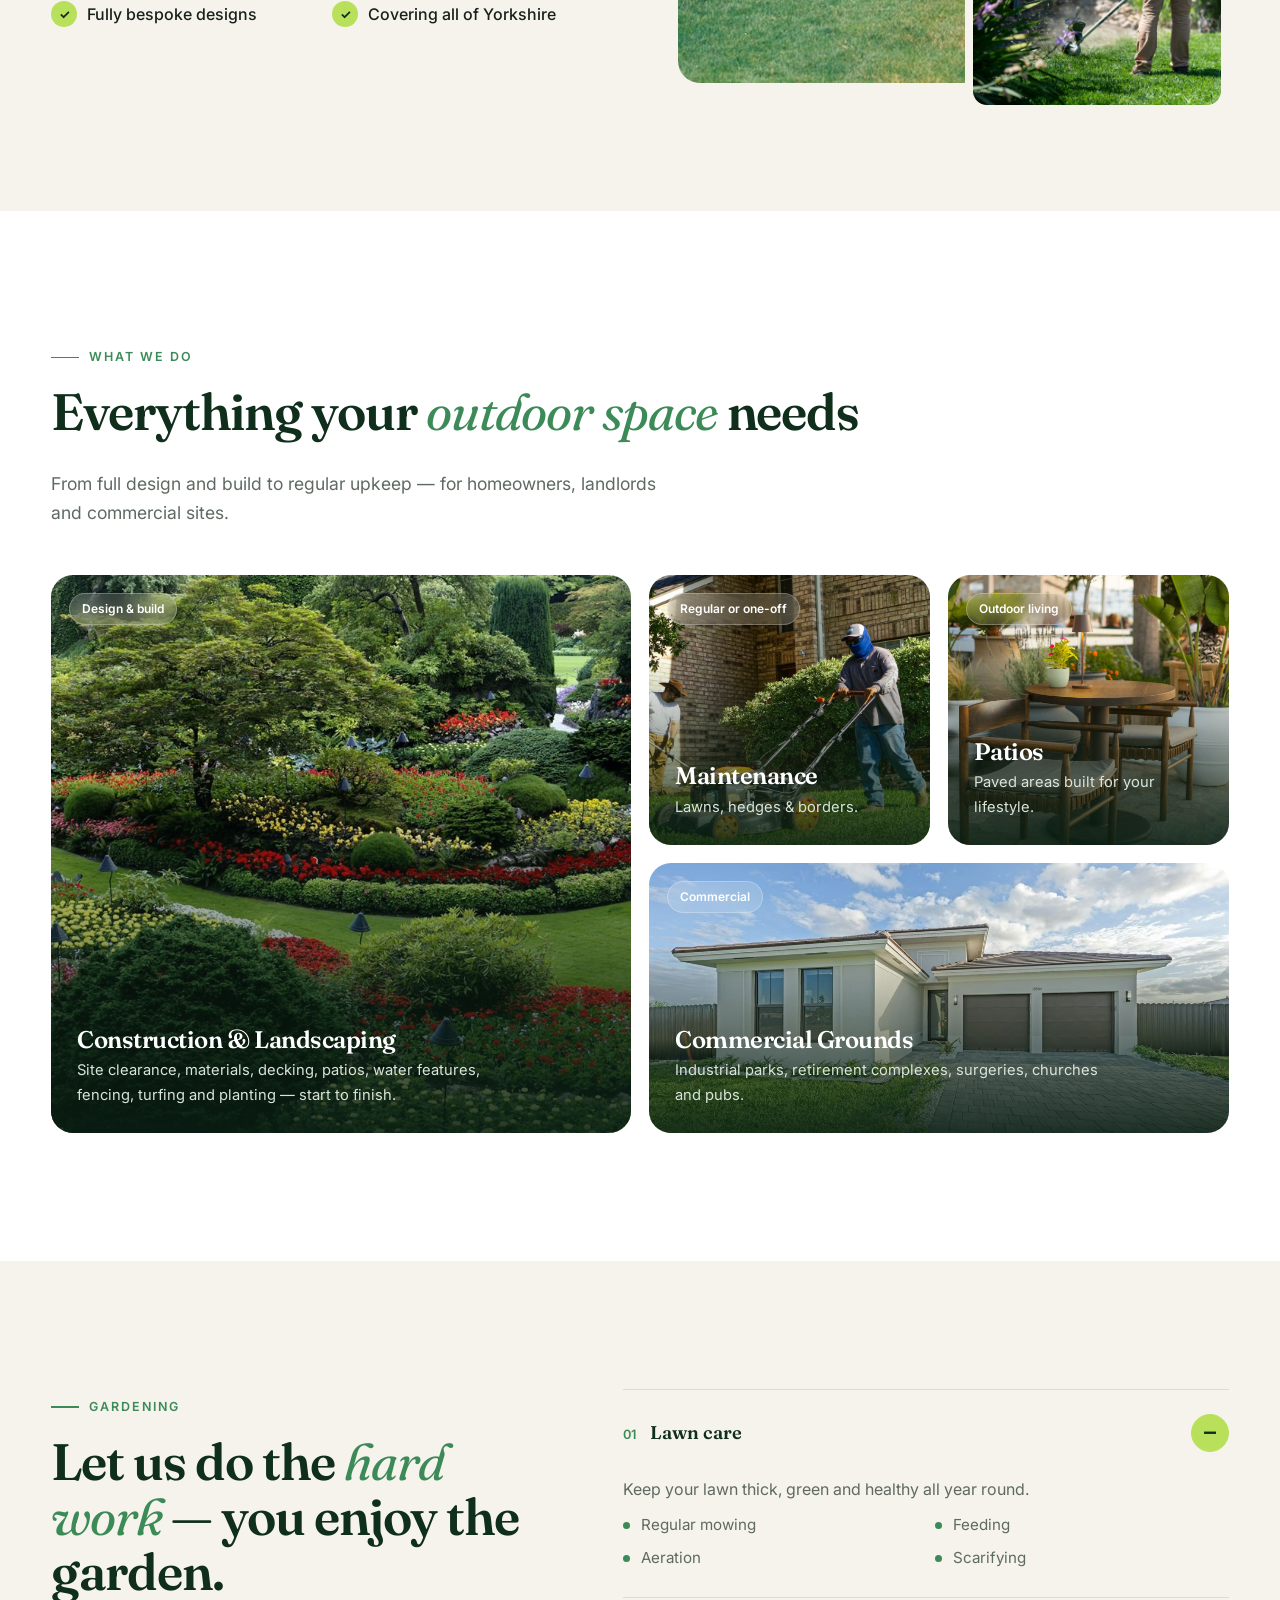
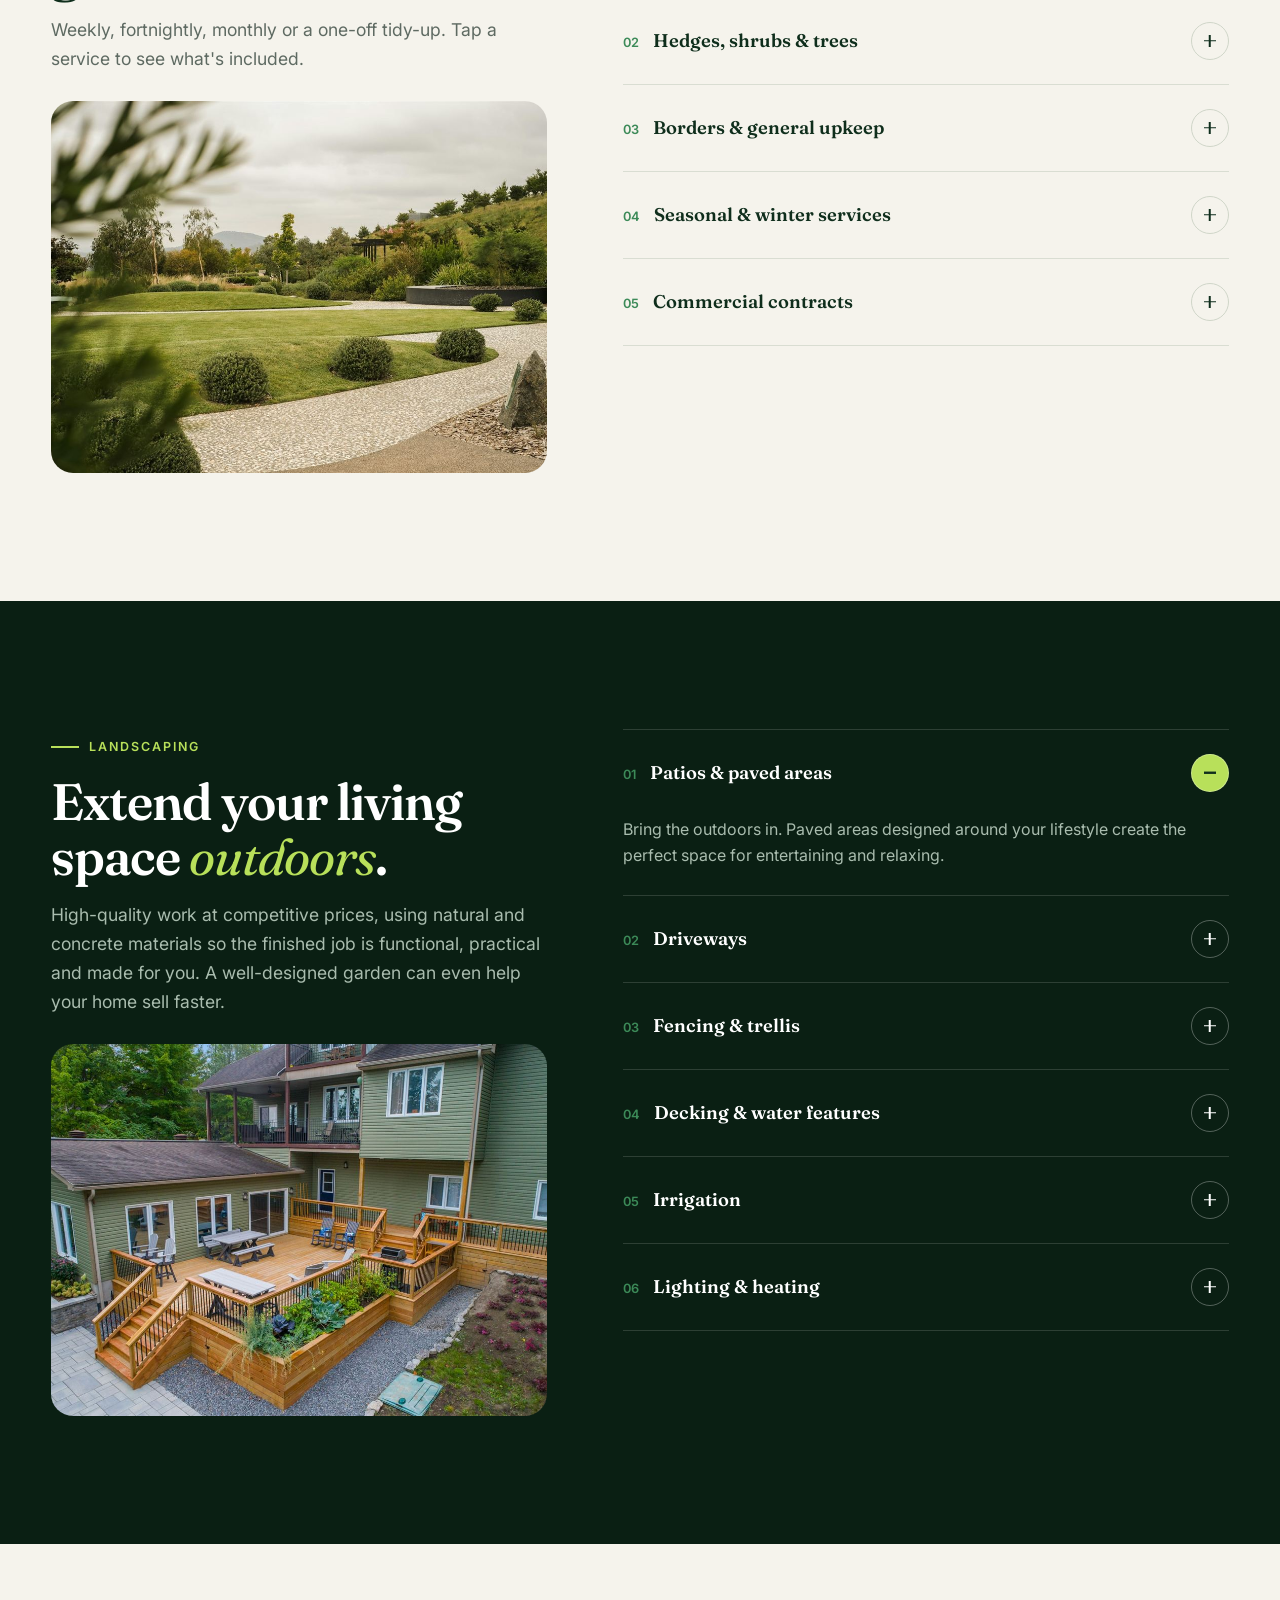
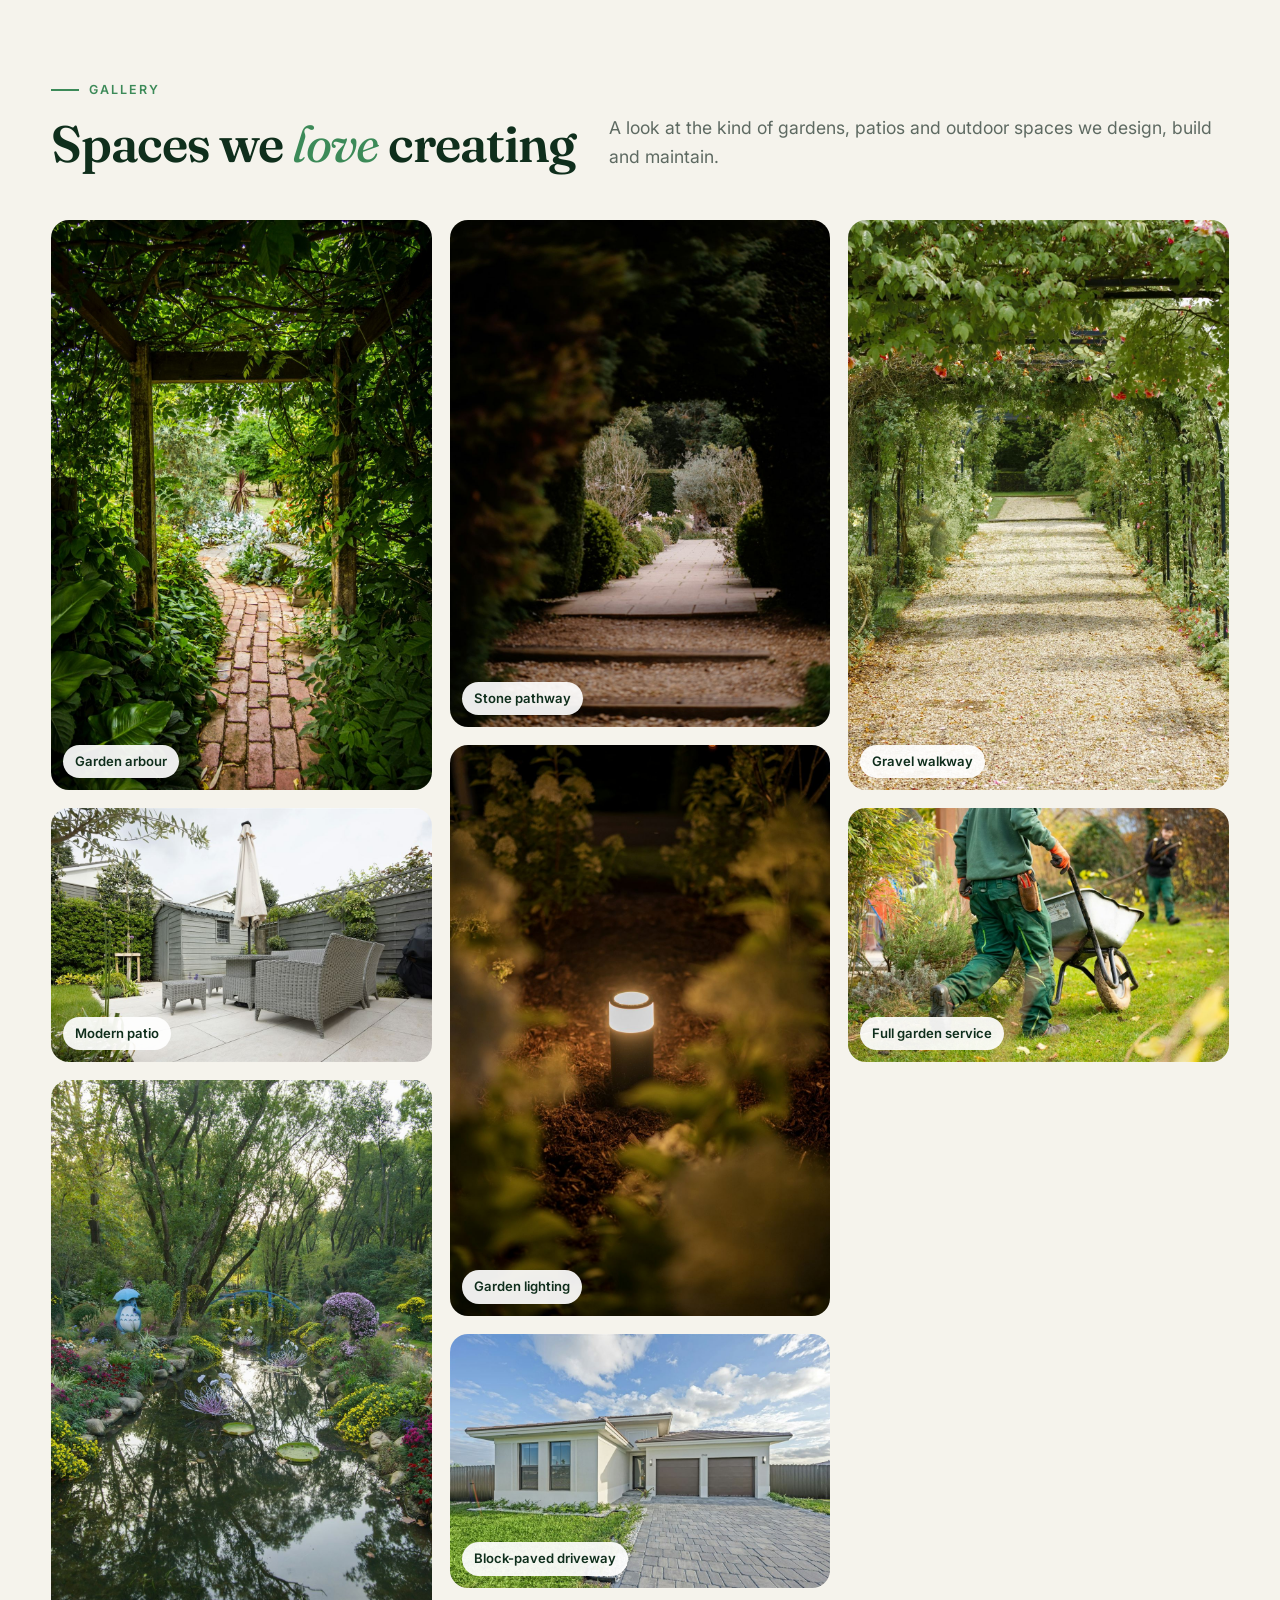
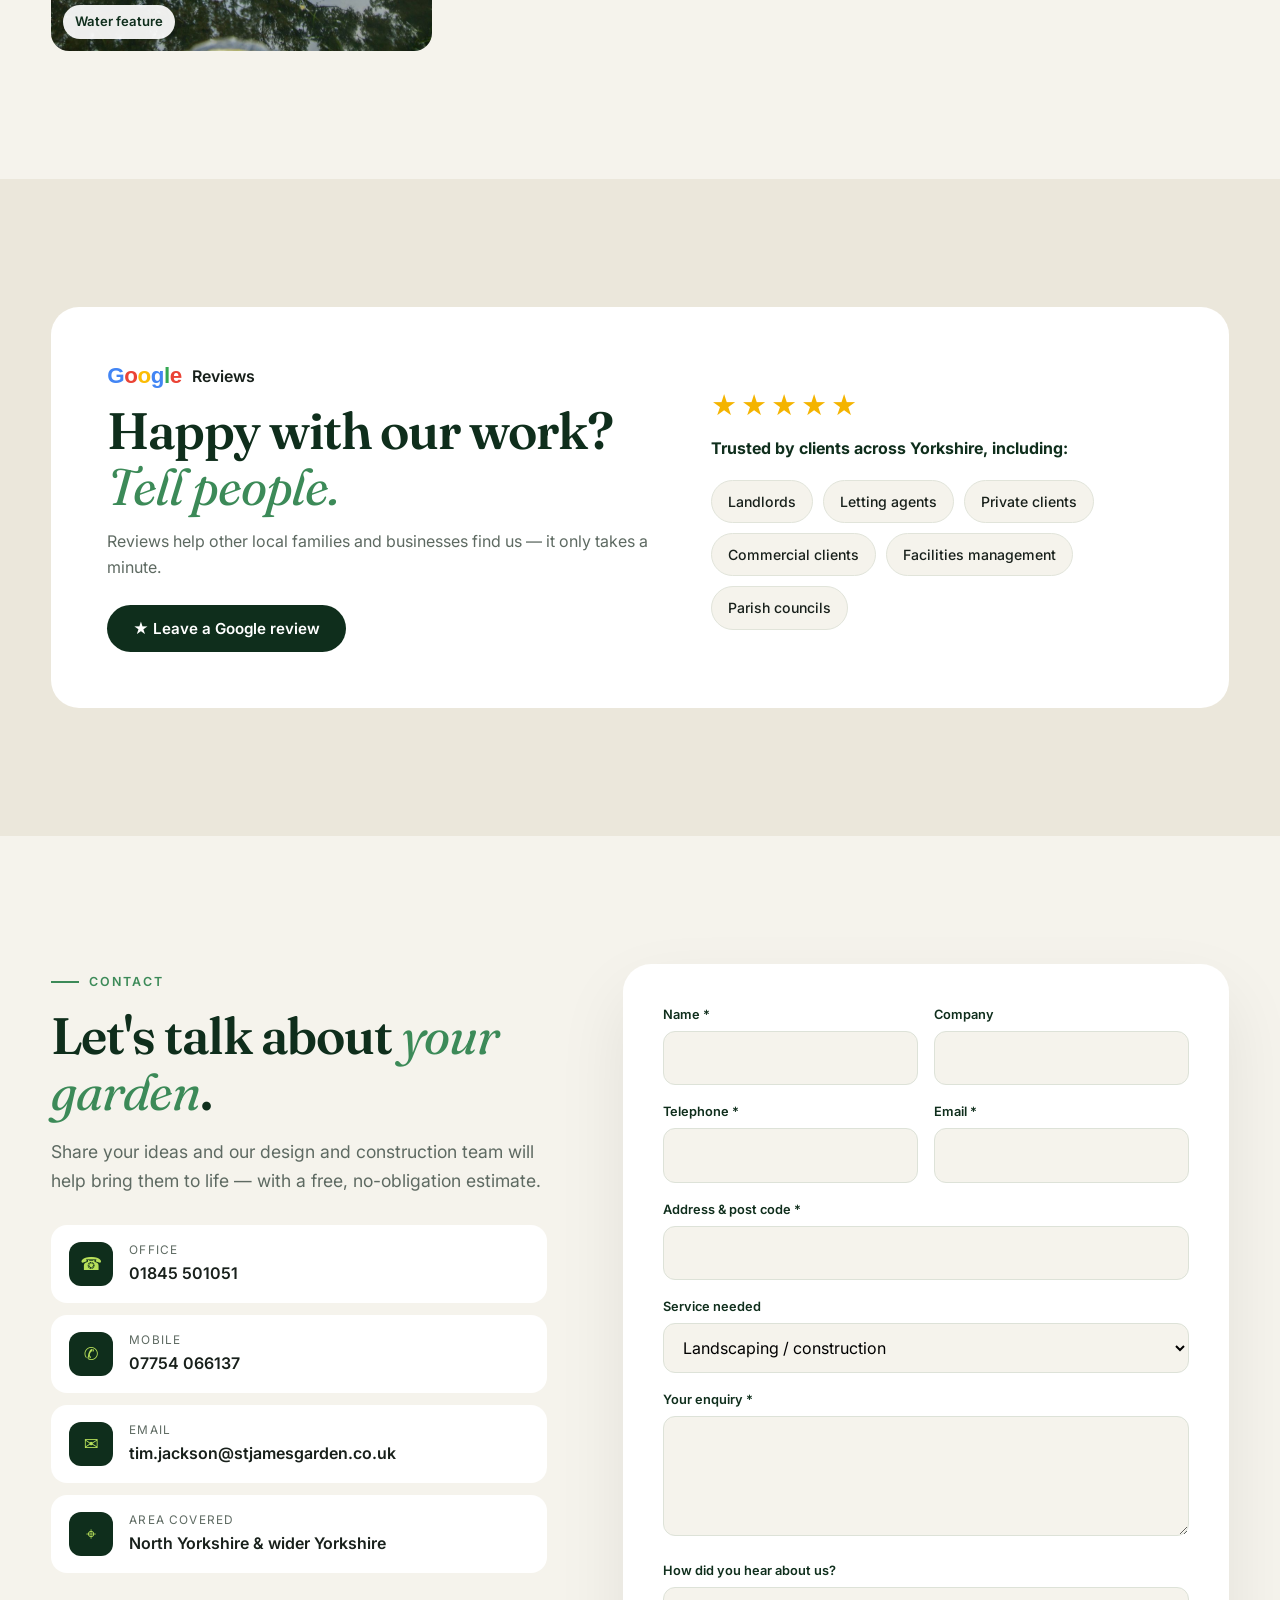
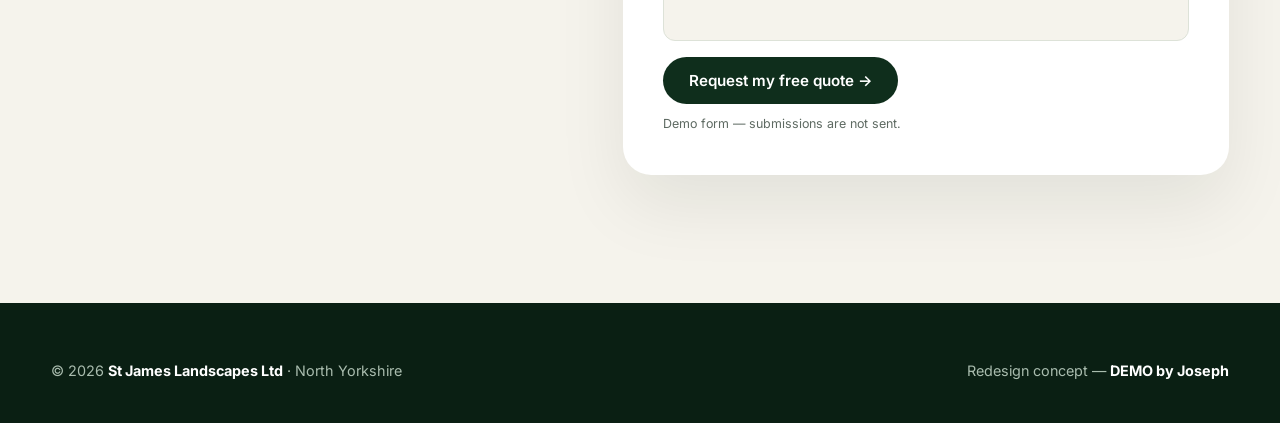
<file: st-james-landscapes/index.html>
<!DOCTYPE html>
<html lang="en">
<head>
<meta charset="UTF-8">
<meta name="viewport" content="width=device-width, initial-scale=1">
<meta name="robots" content="noindex, nofollow">
<title>DEMO – St James Landscapes Ltd | Redesign concept by Joseph</title>
<link rel="preconnect" href="https://fonts.googleapis.com">
<link href="https://fonts.googleapis.com/css2?family=Fraunces:ital,opsz,wght@0,9..144,400;0,9..144,600;1,9..144,400&family=Inter:wght@400;500;600;700&display=swap" rel="stylesheet">
<style>
:root{
  --g950:#0a1f13;--g900:#0f2e1c;--g800:#163d27;--g600:#2b6b43;--g500:#3c8a58;
  --lime:#b8e05a;--cream:#f5f3ec;--sand:#ebe7db;--ink:#18201b;--muted:#5e6a62;
  --r:22px;--ease:cubic-bezier(.22,.8,.24,1);
}
*{box-sizing:border-box;margin:0;padding:0}
html{scroll-behavior:smooth;scroll-padding-top:110px}
body{font-family:Inter,system-ui,sans-serif;color:var(--ink);background:var(--cream);line-height:1.65;-webkit-font-smoothing:antialiased}
img{max-width:100%;display:block}
a{color:inherit}
h1,h2,h3{font-family:Fraunces,Georgia,serif;font-weight:600;line-height:1.08;letter-spacing:-.02em;color:var(--g900)}
h2{font-size:clamp(2rem,4.2vw,3.2rem)}
h2 em,h1 em{font-style:italic;font-weight:400;color:var(--g500)}
.container{width:min(1200px,92%);margin-inline:auto}
section{padding:clamp(72px,10vw,128px) 0}
.eyebrow{display:inline-flex;align-items:center;gap:10px;font-size:.78rem;font-weight:600;letter-spacing:.16em;text-transform:uppercase;color:var(--g500);margin-bottom:16px}
.eyebrow::before{content:"";width:28px;height:1.5px;background:currentColor}
.lead{font-size:1.1rem;color:var(--muted);max-width:620px}

/* ---------- Demo markings ---------- */
.watermark{position:fixed;inset:0;z-index:1000;pointer-events:none;
  background-image:url("data:image/svg+xml,%3Csvg xmlns='http://www.w3.org/2000/svg' width='360' height='220'%3E%3Ctext x='50%25' y='50%25' fill='rgba(214,48,48,0.2)' stroke='rgba(255,255,255,0.2)' stroke-width='0.8' font-family='Arial,Helvetica,sans-serif' font-size='26' font-weight='700' text-anchor='middle' dominant-baseline='middle' transform='rotate(-28 180 110)'%3EDEMO by Joseph%3C/text%3E%3C/svg%3E")}
.demo-bar{background:#c62828;color:#fff;text-align:center;font-weight:600;font-size:.78rem;letter-spacing:.08em;padding:7px 10px;text-transform:uppercase}
.demo-stamp{position:fixed;right:18px;bottom:18px;z-index:1001;background:var(--g950);color:#fff;border:2px solid var(--lime);
  border-radius:999px;padding:9px 16px;font-weight:600;font-size:.82rem;box-shadow:0 8px 24px rgba(0,0,0,.25);pointer-events:none}

/* ---------- Header / nav ---------- */
.topbar{position:fixed;top:0;left:0;right:0;z-index:60}
.nav{transition:background .35s,box-shadow .35s,backdrop-filter .35s}
.nav.solid,.nav.open{background:rgba(10,31,19,.86);backdrop-filter:blur(14px) saturate(140%);box-shadow:0 8px 30px rgba(0,0,0,.18)}
.nav-inner{display:flex;align-items:center;justify-content:space-between;height:76px}
.brand{display:flex;align-items:center;gap:12px;text-decoration:none;color:#fff}
.brand-mark{width:42px;height:42px;border-radius:12px;background:var(--lime);display:grid;place-items:center;font-family:Fraunces,serif;font-weight:600;color:var(--g900);font-size:1.1rem}
.brand strong{font-family:Fraunces,serif;font-weight:600;font-size:1.18rem;display:block;line-height:1.1}
.brand small{font-size:.7rem;opacity:.7;letter-spacing:.1em;text-transform:uppercase}
.menu{display:flex;align-items:center;gap:6px;list-style:none}
.menu > li{position:relative}
.menu > li > a,.menu > li > button{display:flex;align-items:center;gap:6px;color:#eef5ef;text-decoration:none;font:500 .95rem Inter,sans-serif;
  padding:10px 14px;border-radius:999px;background:none;border:0;cursor:pointer;transition:background .2s}
.menu > li > a:hover,.menu > li > button:hover{background:rgba(255,255,255,.1)}
.chev{width:10px;height:10px;transition:transform .3s var(--ease)}
/* desktop drop-down */
.drop{position:absolute;top:calc(100% + 10px);left:50%;width:350px;background:#fff;border-radius:18px;padding:10px;list-style:none;
  box-shadow:0 24px 60px rgba(10,31,19,.25);opacity:0;visibility:hidden;transform:translate(-50%,-8px);
  transition:opacity .25s var(--ease),transform .3s var(--ease),visibility .25s}
.drop::before{content:"";position:absolute;inset:-12px 0 auto;height:12px}
.has-drop:hover .drop,.has-drop:focus-within .drop{opacity:1;visibility:visible;transform:translate(-50%,0)}
.has-drop:hover .chev,.has-drop:focus-within .chev{transform:rotate(180deg)}
.drop a{display:flex;gap:12px;align-items:center;padding:10px;border-radius:12px;text-decoration:none;color:var(--ink);transition:background .2s}
.drop a:hover{background:var(--cream)}
.drop img{width:46px;height:46px;border-radius:10px;object-fit:cover}
.drop strong{display:block;font-size:.92rem}
.drop span{font-size:.8rem;color:var(--muted)}
.btn{display:inline-flex;align-items:center;gap:8px;background:var(--lime);color:var(--g950);font-weight:600;padding:14px 26px;border-radius:999px;
  text-decoration:none;border:0;cursor:pointer;font:600 .95rem Inter,sans-serif;transition:transform .25s var(--ease),box-shadow .25s}
.btn:hover{transform:translateY(-2px);box-shadow:0 12px 28px rgba(184,224,90,.4)}
.btn.ghost{background:rgba(255,255,255,.1);color:#fff;border:1px solid rgba(255,255,255,.35);backdrop-filter:blur(6px)}
.btn.dark{background:var(--g900);color:#fff}
.burger{display:none;width:46px;height:46px;border-radius:12px;background:rgba(255,255,255,.1);border:1px solid rgba(255,255,255,.2);cursor:pointer;position:relative}
.burger span{position:absolute;left:13px;right:13px;height:2px;background:#fff;border-radius:2px;transition:transform .35s var(--ease),opacity .2s}
.burger span:nth-child(1){top:16px}.burger span:nth-child(2){top:22px}.burger span:nth-child(3){top:28px}
.nav.open .burger span:nth-child(1){transform:translateY(6px) rotate(45deg)}
.nav.open .burger span:nth-child(2){opacity:0}
.nav.open .burger span:nth-child(3){transform:translateY(-6px) rotate(-45deg)}

.scrim{position:fixed;inset:0;z-index:55;background:rgba(5,15,9,.6);backdrop-filter:blur(3px);opacity:0;visibility:hidden;transition:opacity .4s,visibility .4s}
.scrim.on{opacity:1;visibility:visible}

/* ---------- Hero ---------- */
.hero{position:relative;min-height:100svh;display:flex;align-items:flex-end;color:#fff;padding:160px 0 70px;overflow:hidden}
.hero-bg{position:absolute;inset:0;background:url(img/hero.jpg) center/cover;transform:scale(1.08);animation:zoom 14s var(--ease) forwards}
@keyframes zoom{to{transform:scale(1)}}
.hero::after{content:"";position:absolute;inset:0;background:linear-gradient(180deg,rgba(10,31,19,.55) 0%,rgba(10,31,19,.15) 35%,rgba(10,31,19,.85) 100%)}
.hero .container{position:relative;z-index:2}
.pill{display:inline-flex;align-items:center;gap:8px;background:rgba(255,255,255,.12);border:1px solid rgba(255,255,255,.25);backdrop-filter:blur(8px);
  padding:7px 14px;border-radius:999px;font-size:.82rem;margin-bottom:22px}
.pill i{width:8px;height:8px;border-radius:50%;background:var(--lime);box-shadow:0 0 0 4px rgba(184,224,90,.25)}
.hero h1{color:#fff;font-size:clamp(2.7rem,7vw,5.6rem);max-width:900px;margin-bottom:22px}
.hero h1 em{color:var(--lime)}
.hero p{font-size:clamp(1rem,1.6vw,1.2rem);color:#dfe9e1;max-width:560px;margin-bottom:34px}
.hero .actions{display:flex;gap:12px;flex-wrap:wrap}
.hero-stats{display:grid;grid-template-columns:repeat(3,auto);justify-content:start;gap:clamp(24px,5vw,64px);margin-top:56px;padding-top:28px;border-top:1px solid rgba(255,255,255,.2)}
.hero-stats strong{display:block;font-family:Fraunces,serif;font-weight:400;font-size:clamp(2rem,4vw,2.8rem);line-height:1;color:#fff}
.hero-stats span{font-size:.85rem;color:#c3d3c7}

/* ---------- Marquee ---------- */
.marquee{background:var(--g900);color:var(--lime);overflow:hidden;padding:18px 0;white-space:nowrap}
.marquee div{display:inline-flex;gap:48px;animation:slide 30s linear infinite;font-family:Fraunces,serif;font-size:1.3rem;font-style:italic}
.marquee span::after{content:"✦";margin-left:48px;color:rgba(184,224,90,.5);font-style:normal}
@keyframes slide{to{transform:translateX(-50%)}}

/* ---------- About ---------- */
.about .container{display:grid;grid-template-columns:1fr 1fr;gap:clamp(40px,6vw,90px);align-items:center}
.about h2{margin-bottom:22px}
.about p{color:var(--muted);margin-bottom:16px}
.ticks{list-style:none;display:grid;grid-template-columns:1fr 1fr;gap:12px;margin-top:28px}
.ticks li{display:flex;gap:10px;align-items:center;font-weight:500}
.ticks li::before{content:"✓";width:26px;height:26px;flex:none;border-radius:50%;background:var(--lime);color:var(--g900);display:grid;place-items:center;font-size:.8rem;font-weight:700}
.about-media{position:relative}
.about-media .main{border-radius:var(--r);aspect-ratio:4/5;object-fit:cover;width:85%}
.about-media .float{position:absolute;right:0;bottom:-30px;width:48%;aspect-ratio:1;object-fit:cover;border-radius:var(--r);border:8px solid var(--cream)}
.about-media .badge{position:absolute;left:-20px;top:30px;background:#fff;border-radius:18px;padding:16px 20px;box-shadow:0 20px 50px rgba(0,0,0,.12)}
.about-media .badge strong{font-family:Fraunces,serif;font-size:2rem;color:var(--g600);display:block;line-height:1}
.about-media .badge span{font-size:.8rem;color:var(--muted)}

/* ---------- Services bento ---------- */
.services{background:#fff}
.head{display:flex;justify-content:space-between;align-items:end;gap:30px;flex-wrap:wrap;margin-bottom:48px}
.bento{display:grid;grid-template-columns:repeat(4,1fr);grid-auto-rows:270px;gap:18px}
.tile{position:relative;border-radius:var(--r);overflow:hidden;color:#fff;isolation:isolate;text-decoration:none}
.tile img{position:absolute;inset:0;width:100%;height:100%;object-fit:cover;z-index:-2;transition:transform .8s var(--ease)}
.tile::after{content:"";position:absolute;inset:0;z-index:-1;background:linear-gradient(180deg,transparent 30%,rgba(10,31,19,.88))}
.tile:hover img{transform:scale(1.07)}
.tile .in{position:absolute;inset:auto 0 0 0;padding:26px}
.tile h3{color:#fff;font-size:1.5rem;margin-bottom:6px}
.tile p{font-size:.92rem;color:#d8e4da;max-width:440px}
.tile .tag{position:absolute;top:18px;left:18px;background:rgba(255,255,255,.16);backdrop-filter:blur(8px);border:1px solid rgba(255,255,255,.25);padding:5px 12px;border-radius:999px;font-size:.75rem;font-weight:600}
.t-big{grid-column:span 2;grid-row:span 2}
.t-wide{grid-column:span 2}

/* ---------- Accordions (smooth drop-down) ---------- */
.split{display:grid;grid-template-columns:.9fr 1.1fr;gap:clamp(40px,6vw,80px);align-items:start}
.split .sticky{position:sticky;top:120px}
.split .sticky img{border-radius:var(--r);aspect-ratio:4/3;object-fit:cover;width:100%;margin-top:28px}
.acc{border-top:1px solid #d9ddd2}
.acc-item{border-bottom:1px solid #d9ddd2}
.acc-btn{width:100%;display:flex;justify-content:space-between;align-items:center;gap:16px;background:none;border:0;cursor:pointer;
  padding:24px 0;text-align:left;font:600 1.15rem Fraunces,serif;color:var(--g900)}
.acc-btn .num{font:600 .8rem Inter,sans-serif;color:var(--g500);margin-right:14px}
.acc-btn .plus{width:38px;height:38px;flex:none;border-radius:50%;border:1px solid #cfd5c8;position:relative;transition:background .3s,transform .4s var(--ease)}
.acc-btn .plus::before,.acc-btn .plus::after{content:"";position:absolute;left:50%;top:50%;width:12px;height:1.5px;background:var(--g900);transform:translate(-50%,-50%);transition:transform .4s var(--ease)}
.acc-btn .plus::after{transform:translate(-50%,-50%) rotate(90deg)}
.acc-item.open .plus{background:var(--lime);border-color:var(--lime);transform:rotate(180deg)}
.acc-item.open .plus::after{transform:translate(-50%,-50%) rotate(0)}
.acc-panel{display:grid;grid-template-rows:0fr;transition:grid-template-rows .5s var(--ease)}
.acc-item.open .acc-panel{grid-template-rows:1fr}
.acc-panel > div{overflow:hidden}
.acc-panel .inner{padding:0 0 26px 0;color:var(--muted);opacity:0;transform:translateY(-8px);transition:opacity .4s .05s,transform .5s var(--ease)}
.acc-item.open .inner{opacity:1;transform:none}
.acc-panel ul{list-style:none;display:grid;grid-template-columns:1fr 1fr;gap:8px 18px;margin-top:10px}
.acc-panel li{padding-left:18px;position:relative;font-size:.95rem}
.acc-panel li::before{content:"";position:absolute;left:0;top:10px;width:7px;height:7px;border-radius:50%;background:var(--g500)}

/* ---------- Landscaping section (dark) ---------- */
.landscaping{background:var(--g950);color:#cfdcd2}
.landscaping h2,.landscaping .acc-btn{color:#fff}
.landscaping .lead{color:#a9bcae}
.landscaping .acc,.landscaping .acc-item{border-color:rgba(255,255,255,.14)}
.landscaping .acc-btn .plus{border-color:rgba(255,255,255,.3)}
.landscaping .acc-btn .plus::before,.landscaping .acc-btn .plus::after{background:#fff}
.landscaping .acc-item.open .plus::before,.landscaping .acc-item.open .plus::after{background:var(--g900)}
.landscaping .acc-panel .inner{color:#a9bcae}
.landscaping .eyebrow{color:var(--lime)}

/* ---------- Gallery ---------- */
.gallery-grid{columns:3 280px;column-gap:18px}
.gallery-grid figure{break-inside:avoid;margin-bottom:18px;position:relative;border-radius:18px;overflow:hidden}
.gallery-grid img{width:100%;transition:transform .8s var(--ease)}
.gallery-grid figure:hover img{transform:scale(1.05)}
.gallery-grid figcaption{position:absolute;left:12px;bottom:12px;background:rgba(255,255,255,.92);color:var(--g900);font-weight:600;font-size:.82rem;padding:6px 12px;border-radius:999px}

/* ---------- Reviews ---------- */
.reviews{background:var(--sand)}
.review-box{display:grid;grid-template-columns:1.1fr .9fr;gap:40px;align-items:center;background:#fff;border-radius:28px;padding:clamp(28px,5vw,56px)}
.g-logo{display:inline-flex;align-items:center;gap:10px;font-weight:600;margin-bottom:14px}
.g-logo b{font:700 1.4rem Arial,sans-serif;letter-spacing:-.02em}
.stars{color:#f4b400;font-size:1.6rem;letter-spacing:4px}
.review-box p{color:var(--muted);margin:14px 0 24px}
.clients-list{display:flex;flex-wrap:wrap;gap:10px}
.clients-list span{background:var(--cream);border:1px solid #e1e4da;border-radius:999px;padding:9px 16px;font-size:.88rem;font-weight:500}

/* ---------- Contact ---------- */
.contact .container{display:grid;grid-template-columns:.9fr 1.1fr;gap:clamp(40px,6vw,80px)}
.contact h2{margin-bottom:18px}
.c-list{list-style:none;margin-top:30px;display:grid;gap:12px}
.c-list a,.c-list div.c{display:flex;gap:16px;align-items:center;padding:16px 18px;border-radius:16px;background:#fff;text-decoration:none;transition:transform .25s var(--ease),box-shadow .25s}
.c-list a:hover{transform:translateX(4px);box-shadow:0 10px 26px rgba(10,31,19,.08)}
.c-list .ico{width:44px;height:44px;border-radius:12px;background:var(--g900);color:var(--lime);display:grid;place-items:center;font-size:1.1rem;flex:none}
.c-list small{display:block;color:var(--muted);font-size:.74rem;text-transform:uppercase;letter-spacing:.1em}
.c-list strong{font-weight:600;overflow-wrap:anywhere}
.c-list a > div,.c-list div.c > div{min-width:0}
form{background:#fff;border-radius:28px;padding:clamp(24px,4vw,40px);box-shadow:0 30px 70px rgba(10,31,19,.08);display:grid;grid-template-columns:1fr 1fr;gap:16px}
form .full{grid-column:1/-1}
label{font-size:.8rem;font-weight:600;color:var(--g900);display:block;margin-bottom:6px}
input,select,textarea{width:100%;padding:13px 15px;border:1px solid #dde2d8;border-radius:12px;font:inherit;background:var(--cream);transition:border .2s,box-shadow .2s}
input:focus,select:focus,textarea:focus{outline:0;border-color:var(--g500);box-shadow:0 0 0 4px rgba(60,138,88,.15);background:#fff}
textarea{min-height:120px;resize:vertical}
.note{font-size:.78rem;color:var(--muted);margin-top:10px}

footer{background:var(--g950);color:#a9bcae;padding:56px 0 40px;font-size:.9rem}
footer .container{display:flex;justify-content:space-between;flex-wrap:wrap;gap:16px;align-items:center}
footer strong{color:#fff}

/* ---------- Reveal on scroll ---------- */
.reveal{opacity:0;transform:translateY(28px);transition:opacity .9s var(--ease),transform .9s var(--ease)}
.reveal.in{opacity:1;transform:none}
@media (prefers-reduced-motion:reduce){*{animation:none!important;transition:none!important}.reveal{opacity:1;transform:none}}

/* ---------- Responsive ---------- */
@media (max-width:1000px){
  .bento{grid-template-columns:1fr 1fr;grid-auto-rows:240px}
  .t-big{grid-column:span 2;grid-row:span 1}
  .about .container,.split,.contact .container,.review-box{grid-template-columns:1fr}
  .split .sticky{position:static}
  .about-media{max-width:520px}
}
@media (max-width:860px){
  .burger{display:block}
  .nav-cta{display:none}
  /* mobile menu: smooth slide-down drawer, not a pop-up */
  .menu{position:absolute;top:100%;left:0;right:0;flex-direction:column;align-items:stretch;gap:0;
    background:rgba(10,31,19,.97);backdrop-filter:blur(14px);padding:0 4%;
    max-height:0;overflow:hidden;transition:max-height .55s var(--ease),padding .4s var(--ease)}
  .nav.open .menu{max-height:80vh;overflow:auto;padding:8px 4% 22px}
  .menu > li{opacity:0;transform:translateY(-10px);transition:opacity .35s,transform .45s var(--ease);border-bottom:1px solid rgba(255,255,255,.08)}
  .nav.open .menu > li{opacity:1;transform:none}
  .nav.open .menu > li:nth-child(2){transition-delay:.05s}.nav.open .menu > li:nth-child(3){transition-delay:.1s}
  .nav.open .menu > li:nth-child(4){transition-delay:.15s}.nav.open .menu > li:nth-child(5){transition-delay:.2s}.nav.open .menu > li:nth-child(6){transition-delay:.25s}
  .menu > li > a,.menu > li > button{width:100%;justify-content:space-between;padding:16px 4px;font-size:1.05rem;border-radius:0}
  .menu > li > a:hover,.menu > li > button:hover{background:none}
  /* nested services list also drops down smoothly */
  .drop{position:static;width:auto;transform:none;opacity:1;visibility:visible;box-shadow:none;background:rgba(255,255,255,.05);
    padding:0 8px;display:grid;grid-template-rows:0fr;transition:grid-template-rows .45s var(--ease),padding .3s}
  .drop > div{overflow:hidden}
  .has-drop:hover .drop{transform:none}
  .has-drop.sub-open .drop{grid-template-rows:1fr;padding:8px;margin-bottom:12px}
  .has-drop:hover .chev{transform:none}
  .has-drop.sub-open .chev{transform:rotate(180deg)}
  .drop a{color:#eef5ef}.drop a:hover{background:rgba(255,255,255,.06)}
  .drop span{color:#a9bcae}
  .brand small{display:none}
  .demo-bar{font-size:.68rem;letter-spacing:.04em}
}
@media (max-width:600px){
  .bento{grid-template-columns:1fr;grid-auto-rows:240px}
  .t-big,.t-wide{grid-column:span 1}
  .ticks,.acc-panel ul,form{grid-template-columns:1fr}
  .hero-stats{grid-template-columns:repeat(3,1fr);gap:14px}
  .hero-stats span{font-size:.74rem;line-height:1.3;display:block;margin-top:6px}
  .about-media .badge{left:10px}
  .demo-stamp{right:12px;bottom:12px;font-size:.74rem;padding:7px 12px}
  .c-list strong{font-size:.9rem}
}
</style>
</head>
<body>

<div class="watermark" aria-hidden="true"></div>
<div class="demo-stamp">DEMO by Joseph</div>
<div class="scrim" id="scrim"></div>

<div class="topbar">
  <div class="demo-bar">⚠ Demo by Joseph · Redesign concept – not the live site</div>
  <header class="nav" id="nav">
    <div class="container nav-inner">
      <a href="#top" class="brand">
        <span class="brand-mark">SJ</span>
        <span><strong>St James Landscapes</strong><small>North Yorkshire · Family run</small></span>
      </a>
      <ul class="menu" id="menu">
        <li><a href="#about">About</a></li>
        <li class="has-drop">
          <button type="button" class="sub-toggle" aria-expanded="false">Services
            <svg class="chev" viewBox="0 0 10 10"><path d="M1 3l4 4 4-4" fill="none" stroke="currentColor" stroke-width="1.6"/></svg></button>
          <div class="drop"><div>
            <a href="#gardening"><img src="img/mowing.jpg" alt=""><div><strong>Garden Maintenance</strong><span>Lawns, hedges, borders &amp; tidy-ups</span></div></a>
            <a href="#landscaping"><img src="img/deck.jpg" alt=""><div><strong>Landscaping</strong><span>Patios, decking, driveways &amp; more</span></div></a>
            <a href="#services"><img src="img/drive.jpg" alt=""><div><strong>Commercial</strong><span>Business parks, surgeries, churches</span></div></a>
            <a href="#gardening"><img src="img/lights.jpg" alt=""><div><strong>Winter Services</strong><span>Snow clearing &amp; gritting</span></div></a>
          </div></div>
        </li>
        <li><a href="#landscaping">Landscaping</a></li>
        <li><a href="#gallery">Gallery</a></li>
        <li><a href="#reviews">Reviews</a></li>
        <li><a href="#contact">Contact</a></li>
      </ul>
      <a href="#contact" class="btn nav-cta">Free Quote →</a>
      <button class="burger" id="burger" aria-label="Open menu" aria-expanded="false"><span></span><span></span><span></span></button>
    </div>
  </header>
</div>

<main id="top">
  <section class="hero">
    <div class="hero-bg"></div>
    <div class="container">
      <span class="pill"><i></i> Now taking bookings across Yorkshire</span>
      <h1>Gardens that feel like <em>home</em>, built to last.</h1>
      <p>Family-run landscaping and garden maintenance from North Yorkshire — over 10 years in business and 70+ years of combined gardening experience.</p>
      <div class="actions">
        <a href="#contact" class="btn">Get a free quote →</a>
        <a href="#gallery" class="btn ghost">View our work</a>
      </div>
      <div class="hero-stats">
        <div><strong>10+</strong><span>Years in business</span></div>
        <div><strong>70+</strong><span>Years' experience</span></div>
        <div><strong>5+</strong><span>Years with BNI</span></div>
      </div>
    </div>
  </section>

  <div class="marquee" aria-hidden="true"><div>
    <span>Patios</span><span>Decking</span><span>Driveways</span><span>Lawn care</span><span>Hedge trimming</span><span>Water features</span><span>Fencing</span><span>Garden lighting</span>
    <span>Patios</span><span>Decking</span><span>Driveways</span><span>Lawn care</span><span>Hedge trimming</span><span>Water features</span><span>Fencing</span><span>Garden lighting</span>
  </div></div>

  <section class="about" id="about">
    <div class="container">
      <div class="reveal">
        <span class="eyebrow">About us</span>
        <h2>Quality work, <em>friendly</em> people, gardens you'll love.</h2>
        <p>We pride ourselves on quality workmanship and excellent service.</p>
        <p>We listen to what you want, work efficiently and look after you long after the job is done. Large or small, every project gets our full attention. We've also been proud members of BNI (Business Network International) for over 5 years.</p>
        <ul class="ticks">
          <li>Free, no-obligation quotes</li><li>Family-run business</li>
          <li>Fully bespoke designs</li><li>Covering all of Yorkshire</li>
        </ul>
      </div>
      <div class="about-media reveal">
        <img class="main" src="img/country.jpg" alt="Well kept country garden">
        <img class="float" src="img/trim.jpg" alt="Gardener trimming a lawn edge">
        <div class="badge"><strong>70+</strong><span>years of combined<br>gardening experience</span></div>
      </div>
    </div>
  </section>

  <section class="services" id="services">
    <div class="container">
      <div class="head reveal">
        <div><span class="eyebrow">What we do</span><h2>Everything your <em>outdoor space</em> needs</h2></div>
        <p class="lead">From full design and build to regular upkeep — for homeowners, landlords and commercial sites.</p>
      </div>
      <div class="bento">
        <a href="#landscaping" class="tile t-big reveal"><img src="img/borders.jpg" alt=""><span class="tag">Design &amp; build</span>
          <div class="in"><h3>Construction &amp; Landscaping</h3><p>Site clearance, materials, decking, patios, water features, fencing, turfing and planting — start to finish.</p></div></a>
        <a href="#gardening" class="tile reveal"><img src="img/mowing.jpg" alt=""><span class="tag">Regular or one-off</span>
          <div class="in"><h3>Maintenance</h3><p>Lawns, hedges &amp; borders.</p></div></a>
        <a href="#landscaping" class="tile reveal"><img src="img/patio.jpg" alt=""><span class="tag">Outdoor living</span>
          <div class="in"><h3>Patios</h3><p>Paved areas built for your lifestyle.</p></div></a>
        <a href="#gardening" class="tile t-wide reveal"><img src="img/drive.jpg" alt=""><span class="tag">Commercial</span>
          <div class="in"><h3>Commercial Grounds</h3><p>Industrial parks, retirement complexes, surgeries, churches and pubs.</p></div></a>
      </div>
    </div>
  </section>

  <section id="gardening">
    <div class="container split">
      <div class="sticky reveal">
        <span class="eyebrow">Gardening</span>
        <h2>Let us do the <em>hard work</em> — you enjoy the garden.</h2>
        <p class="lead" style="margin-top:16px">Weekly, fortnightly, monthly or a one-off tidy-up. Tap a service to see what's included.</p>
        <img src="img/lawn.jpg" alt="Neat lawn and planting">
      </div>
      <div class="acc reveal">
        <div class="acc-item open">
          <button class="acc-btn" aria-expanded="true"><span><span class="num">01</span>Lawn care</span><span class="plus"></span></button>
          <div class="acc-panel"><div><div class="inner">Keep your lawn thick, green and healthy all year round.
            <ul><li>Regular mowing</li><li>Feeding</li><li>Aeration</li><li>Scarifying</li></ul></div></div></div>
        </div>
        <div class="acc-item">
          <button class="acc-btn" aria-expanded="false"><span><span class="num">02</span>Hedges, shrubs &amp; trees</span><span class="plus"></span></button>
          <div class="acc-panel"><div><div class="inner">Neat, healthy growth with the right cut at the right time.
            <ul><li>Hedge cutting</li><li>Shrub trimming</li><li>Small tree pruning</li><li>Fruit tree pruning</li></ul></div></div></div>
        </div>
        <div class="acc-item">
          <button class="acc-btn" aria-expanded="false"><span><span class="num">03</span>Borders &amp; general upkeep</span><span class="plus"></span></button>
          <div class="acc-panel"><div><div class="inner">Everything that keeps a garden looking cared for.
            <ul><li>Borders tidied &amp; weeded</li><li>Weed control in gravel</li><li>Fences painted</li><li>Patios power-washed</li></ul></div></div></div>
        </div>
        <div class="acc-item">
          <button class="acc-btn" aria-expanded="false"><span><span class="num">04</span>Seasonal &amp; winter services</span><span class="plus"></span></button>
          <div class="acc-panel"><div><div class="inner">Autumn clear-ups and winter safety for homes and businesses.
            <ul><li>Autumn leaf clearance</li><li>Garden waste disposal</li><li>Snow &amp; ice clearing</li><li>Preventative gritting</li></ul></div></div></div>
        </div>
        <div class="acc-item">
          <button class="acc-btn" aria-expanded="false"><span><span class="num">05</span>Commercial contracts</span><span class="plus"></span></button>
          <div class="acc-panel"><div><div class="inner">Reliable grounds maintenance with regular schedules.
            <ul><li>Industrial parks</li><li>Retirement complexes</li><li>Doctors' surgeries</li><li>Churches &amp; pubs</li></ul></div></div></div>
        </div>
      </div>
    </div>
  </section>

  <section class="landscaping" id="landscaping">
    <div class="container split">
      <div class="sticky reveal">
        <span class="eyebrow">Landscaping</span>
        <h2 style="color:#fff">Extend your living space <em style="color:var(--lime)">outdoors</em>.</h2>
        <p class="lead" style="margin-top:16px">High-quality work at competitive prices, using natural and concrete materials so the finished job is functional, practical and made for you. A well-designed garden can even help your home sell faster.</p>
        <img src="img/deck.jpg" alt="New garden decking">
      </div>
      <div class="acc reveal">
        <div class="acc-item open">
          <button class="acc-btn" aria-expanded="true"><span><span class="num">01</span>Patios &amp; paved areas</span><span class="plus"></span></button>
          <div class="acc-panel"><div><div class="inner">Bring the outdoors in. Paved areas designed around your lifestyle create the perfect space for entertaining and relaxing.</div></div></div>
        </div>
        <div class="acc-item">
          <button class="acc-btn" aria-expanded="false"><span><span class="num">02</span>Driveways</span><span class="plus"></span></button>
          <div class="acc-panel"><div><div class="inner">Built to the highest standard, from the base materials to the final blocks you choose. A driveway is a big investment — we make sure it adds real value.</div></div></div>
        </div>
        <div class="acc-item">
          <button class="acc-btn" aria-expanded="false"><span><span class="num">03</span>Fencing &amp; trellis</span><span class="plus"></span></button>
          <div class="acc-panel"><div><div class="inner">Bespoke fencing that marks boundaries, adds security and looks great. Trellis work pairs with climbing plants to create a real focal point.</div></div></div>
        </div>
        <div class="acc-item">
          <button class="acc-btn" aria-expanded="false"><span><span class="num">04</span>Decking &amp; water features</span><span class="plus"></span></button>
          <div class="acc-panel"><div><div class="inner">Decking, turfing, planting and water features built to suit your space — with full site clearance and supply of materials.</div></div></div>
        </div>
        <div class="acc-item">
          <button class="acc-btn" aria-expanded="false"><span><span class="num">05</span>Irrigation</span><span class="plus"></span></button>
          <div class="acc-panel"><div><div class="inner">No more hosepipes or watering cans. Easy automatic watering keeps plants at their best — even while you're on holiday.</div></div></div>
        </div>
        <div class="acc-item">
          <button class="acc-btn" aria-expanded="false"><span><span class="num">06</span>Lighting &amp; heating</span><span class="plus"></span></button>
          <div class="acc-panel"><div><div class="inner">Fitted with accredited contractors to set the mood after dark — plus sensor lighting at gates and doors for added security.</div></div></div>
        </div>
      </div>
    </div>
  </section>

  <section class="gallery" id="gallery">
    <div class="container">
      <div class="head reveal">
        <div><span class="eyebrow">Gallery</span><h2>Spaces we <em>love</em> creating</h2></div>
        <p class="lead">A look at the kind of gardens, patios and outdoor spaces we design, build and maintain.</p>
      </div>
      <div class="gallery-grid">
        <figure class="reveal"><img src="img/arbor.jpg" alt="" loading="lazy"><figcaption>Garden arbour</figcaption></figure>
        <figure class="reveal"><img src="img/patio2.jpg" alt="" loading="lazy"><figcaption>Modern patio</figcaption></figure>
        <figure class="reveal"><img src="img/water.jpg" alt="" loading="lazy"><figcaption>Water feature</figcaption></figure>
        <figure class="reveal"><img src="img/stonepath.jpg" alt="" loading="lazy"><figcaption>Stone pathway</figcaption></figure>
        <figure class="reveal"><img src="img/lights.jpg" alt="" loading="lazy"><figcaption>Garden lighting</figcaption></figure>
        <figure class="reveal"><img src="img/drive.jpg" alt="" loading="lazy"><figcaption>Block-paved driveway</figcaption></figure>
        <figure class="reveal"><img src="img/path.jpg" alt="" loading="lazy"><figcaption>Gravel walkway</figcaption></figure>
        <figure class="reveal"><img src="img/wheel.jpg" alt="" loading="lazy"><figcaption>Full garden service</figcaption></figure>
      </div>
    </div>
  </section>

  <section class="reviews" id="reviews">
    <div class="container">
      <div class="review-box reveal">
        <div>
          <div class="g-logo"><b><span style="color:#4285f4">G</span><span style="color:#ea4335">o</span><span style="color:#fbbc05">o</span><span style="color:#4285f4">g</span><span style="color:#34a853">l</span><span style="color:#ea4335">e</span></b> Reviews</div>
          <h2>Happy with our work? <em>Tell people.</em></h2>
          <p>Reviews help other local families and businesses find us — it only takes a minute.</p>
          <a class="btn dark" href="https://www.google.com/search?q=St+James+Landscapes+Ltd+North+Yorkshire" target="_blank" rel="noopener">★ Leave a Google review</a>
        </div>
        <div>
          <div class="stars">★★★★★</div>
          <p style="margin:8px 0 18px"><strong style="color:var(--g900)">Trusted by clients across Yorkshire, including:</strong></p>
          <div class="clients-list">
            <span>Landlords</span><span>Letting agents</span><span>Private clients</span><span>Commercial clients</span><span>Facilities management</span><span>Parish councils</span>
          </div>
        </div>
      </div>
    </div>
  </section>

  <section class="contact" id="contact">
    <div class="container">
      <div class="reveal">
        <span class="eyebrow">Contact</span>
        <h2>Let's talk about <em>your garden</em>.</h2>
        <p class="lead">Share your ideas and our design and construction team will help bring them to life — with a free, no-obligation estimate.</p>
        <div class="c-list">
          <a href="tel:01845501051"><span class="ico">☎</span><div><small>Office</small><strong>01845 501051</strong></div></a>
          <a href="tel:07754066137"><span class="ico">✆</span><div><small>Mobile</small><strong>07754 066137</strong></div></a>
          <a href="mailto:tim.jackson@stjamesgarden.co.uk"><span class="ico">✉</span><div><small>Email</small><strong>tim.jackson@stjamesgarden.co.uk</strong></div></a>
          <div class="c"><span class="ico">⌖</span><div><small>Area covered</small><strong>North Yorkshire &amp; wider Yorkshire</strong></div></div>
        </div>
      </div>
      <form class="reveal" onsubmit="event.preventDefault();alert('Demo only – this form does not send.');">
        <div><label for="n">Name *</label><input id="n" required></div>
        <div><label for="c">Company</label><input id="c"></div>
        <div><label for="t">Telephone *</label><input id="t" type="tel" required></div>
        <div><label for="e">Email *</label><input id="e" type="email" required></div>
        <div class="full"><label for="a">Address &amp; post code *</label><input id="a" required></div>
        <div class="full"><label for="s">Service needed</label>
          <select id="s"><option>Landscaping / construction</option><option>Garden maintenance</option><option>Commercial work</option><option>Winter services</option><option>Other</option></select></div>
        <div class="full"><label for="m">Your enquiry *</label><textarea id="m" required></textarea></div>
        <div class="full"><label for="h">How did you hear about us?</label><input id="h"></div>
        <div class="full"><button class="btn dark" type="submit">Request my free quote →</button>
          <p class="note">Demo form — submissions are not sent.</p></div>
      </form>
    </div>
  </section>
</main>

<footer>
  <div class="container">
    <span>© 2026 <strong>St James Landscapes Ltd</strong> · North Yorkshire</span>
    <span>Redesign concept — <strong>DEMO by Joseph</strong></span>
  </div>
</footer>

<script>
const nav=document.getElementById('nav'),burger=document.getElementById('burger'),menu=document.getElementById('menu');
const scrim=document.getElementById('scrim');
const setOpen=o=>{nav.classList.toggle('open',o);burger.setAttribute('aria-expanded',o);scrim.classList.toggle('on',o)};
scrim.addEventListener('click',()=>setOpen(false));
burger.addEventListener('click',()=>setOpen(!nav.classList.contains('open')));
menu.querySelectorAll('a').forEach(a=>a.addEventListener('click',()=>setOpen(false)));
document.querySelectorAll('.sub-toggle').forEach(b=>b.addEventListener('click',()=>{
  const li=b.parentElement,o=!li.classList.contains('sub-open');li.classList.toggle('sub-open',o);b.setAttribute('aria-expanded',o);
}));
const onScroll=()=>nav.classList.toggle('solid',scrollY>40);onScroll();addEventListener('scroll',onScroll,{passive:true});

document.querySelectorAll('.acc').forEach(acc=>acc.querySelectorAll('.acc-btn').forEach(btn=>btn.addEventListener('click',()=>{
  const item=btn.parentElement,open=!item.classList.contains('open');
  acc.querySelectorAll('.acc-item').forEach(i=>{i.classList.remove('open');i.querySelector('.acc-btn').setAttribute('aria-expanded',false)});
  if(open){item.classList.add('open');btn.setAttribute('aria-expanded',true)}
})));

const io=new IntersectionObserver(es=>es.forEach(e=>{if(e.isIntersecting){e.target.classList.add('in');io.unobserve(e.target)}}),{threshold:.12});
document.querySelectorAll('.reveal').forEach(el=>io.observe(el));
</script>
</body>
</html>
</file>
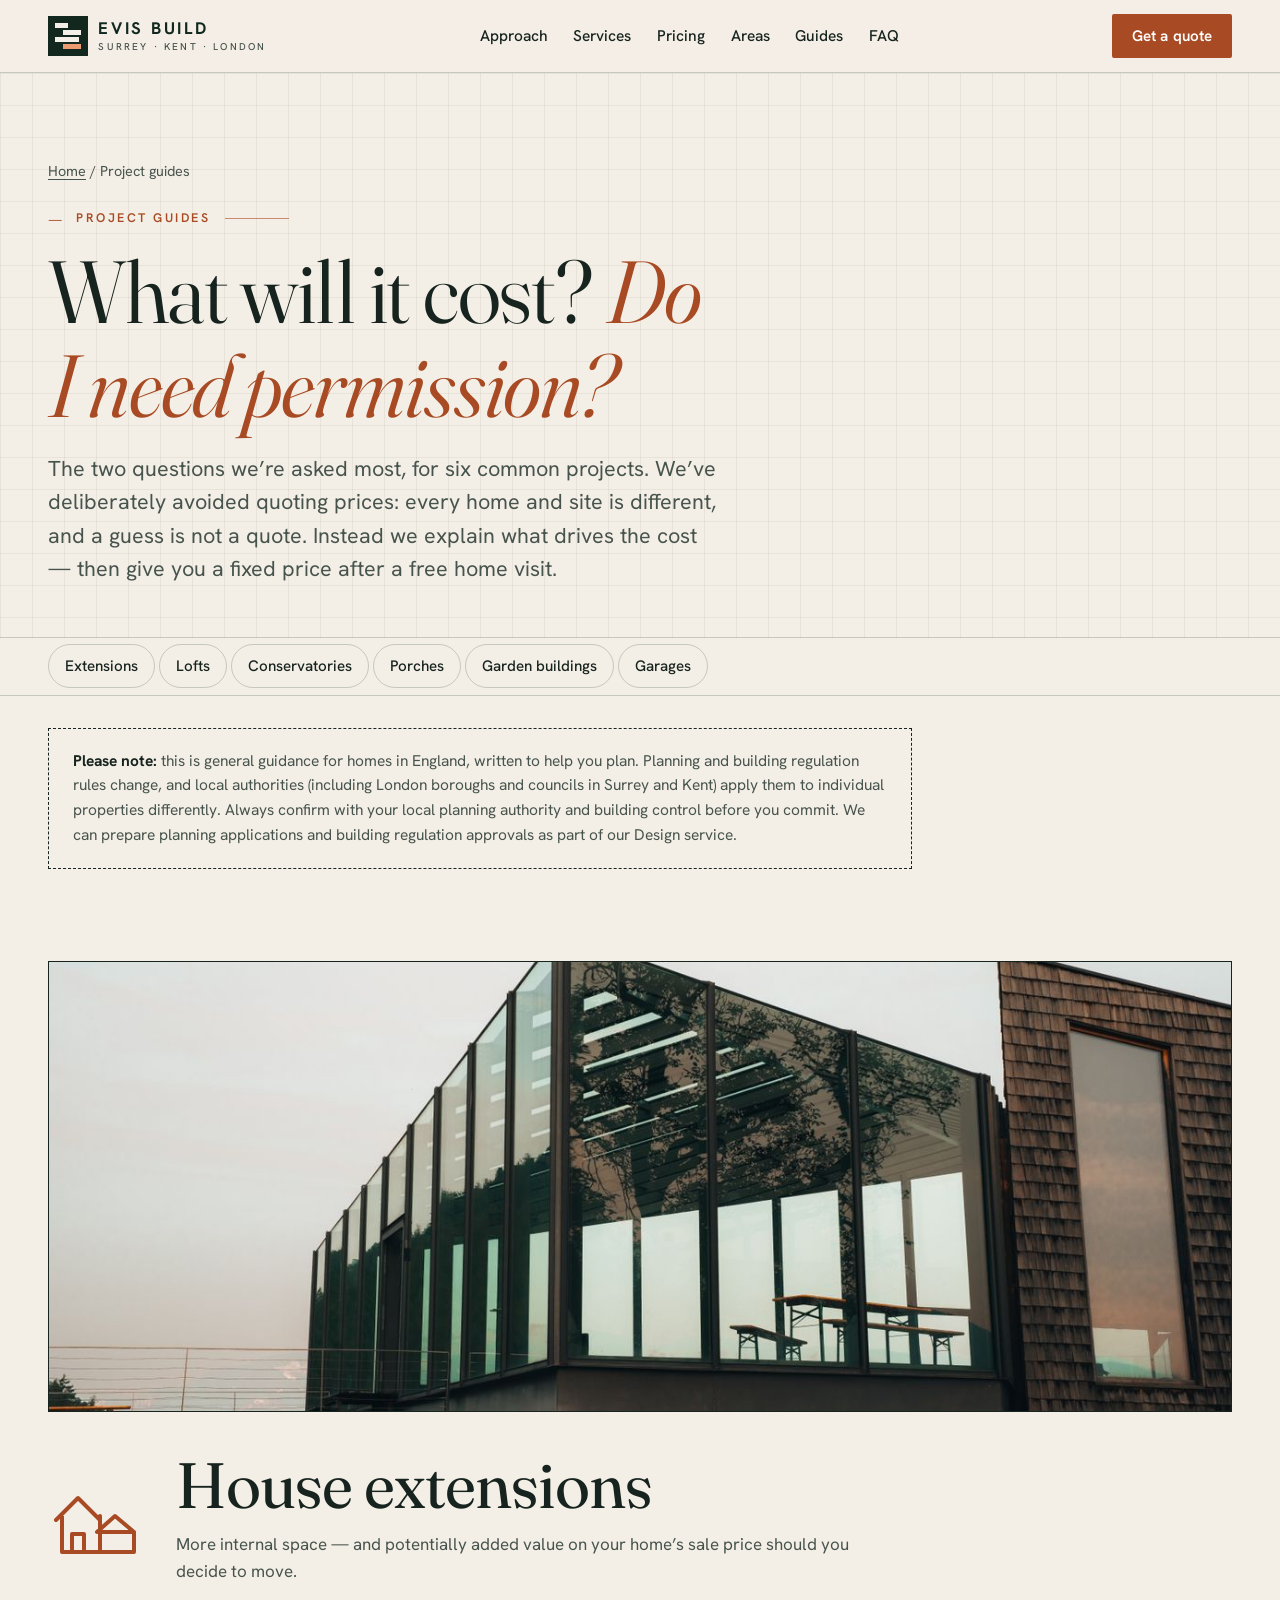
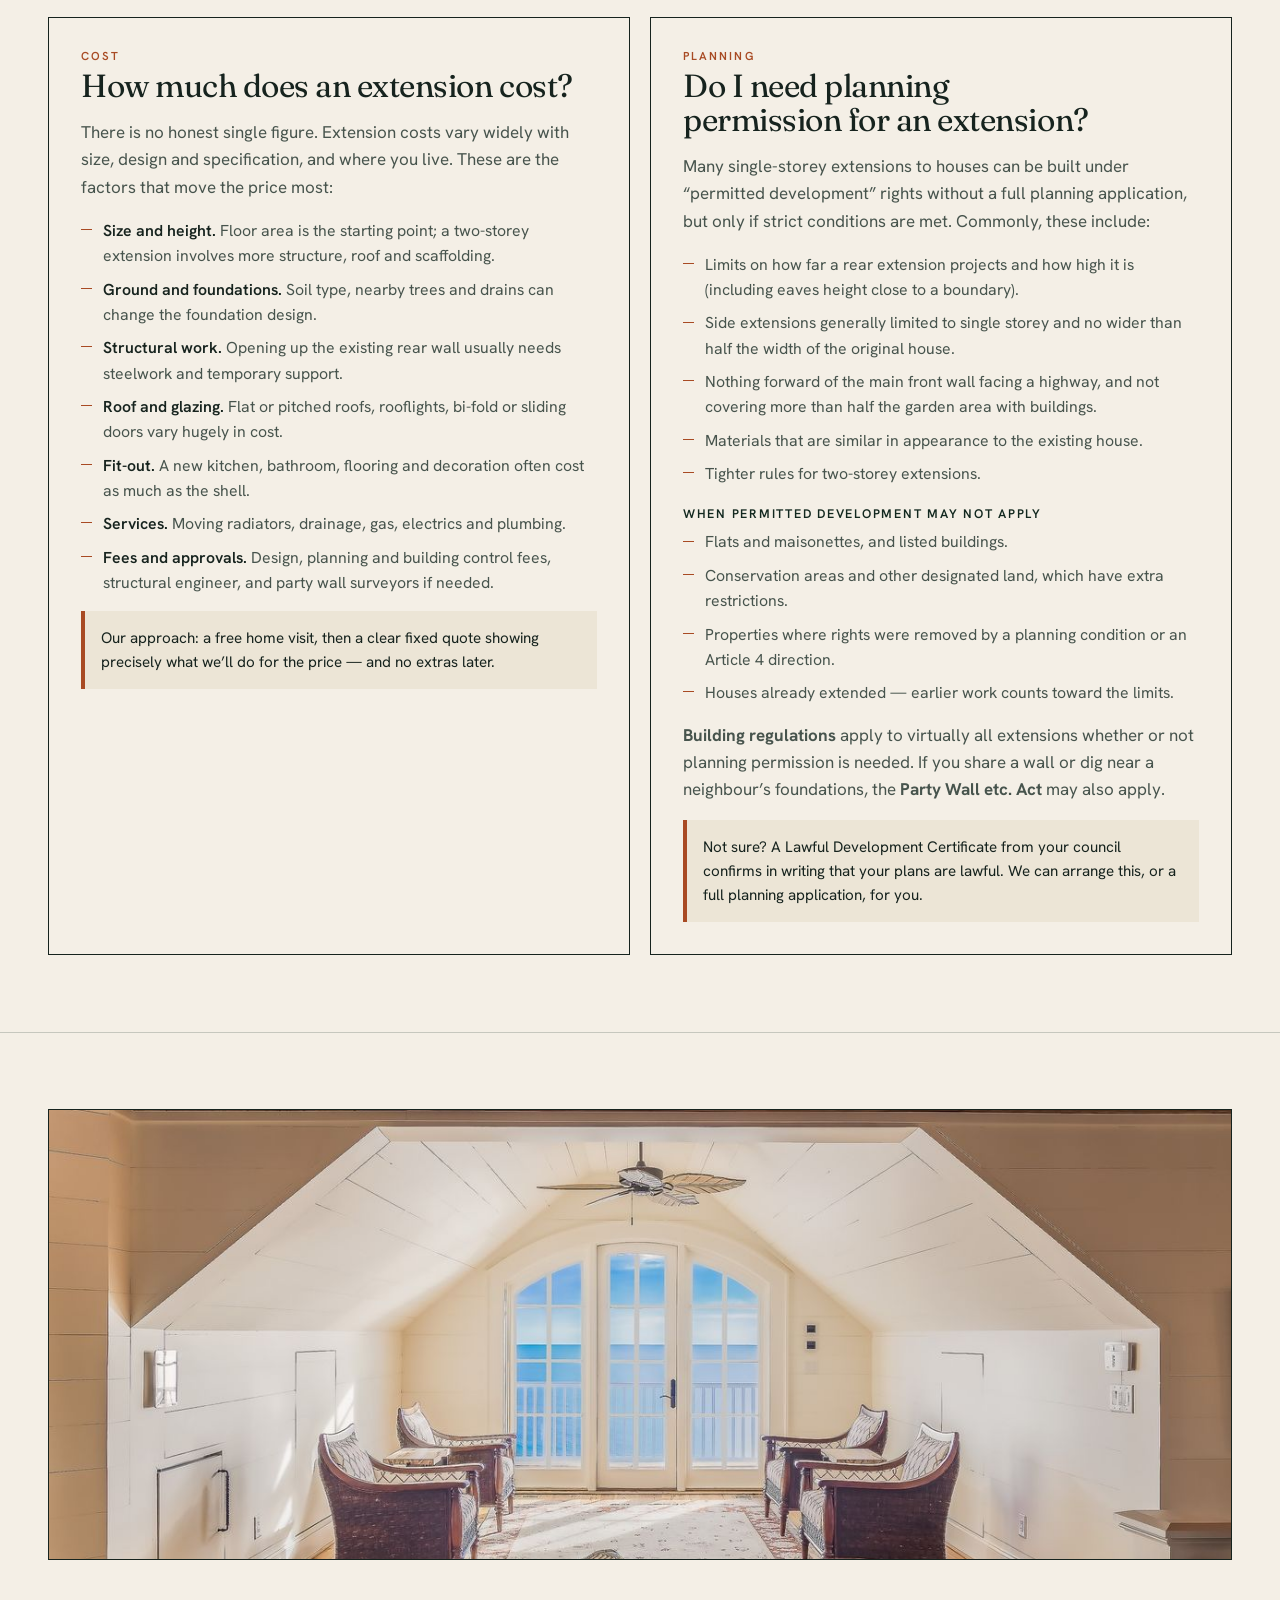
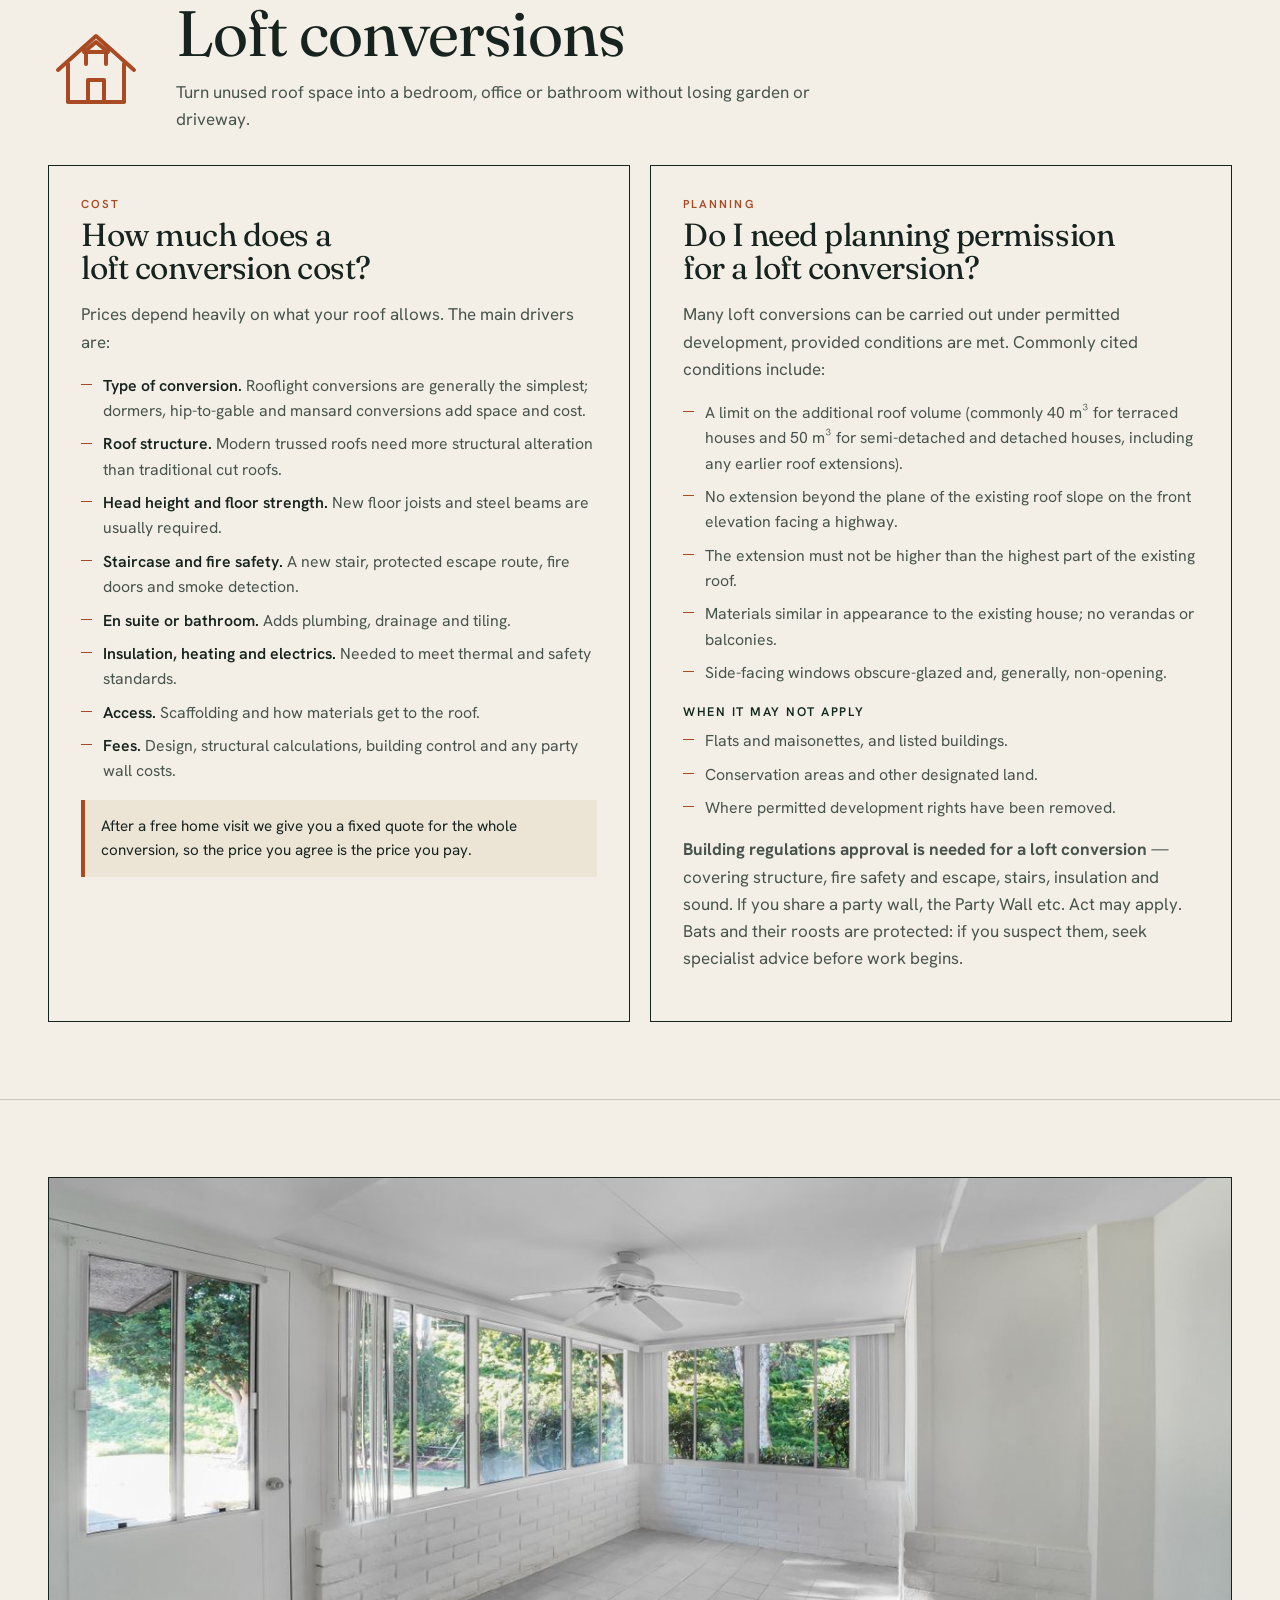
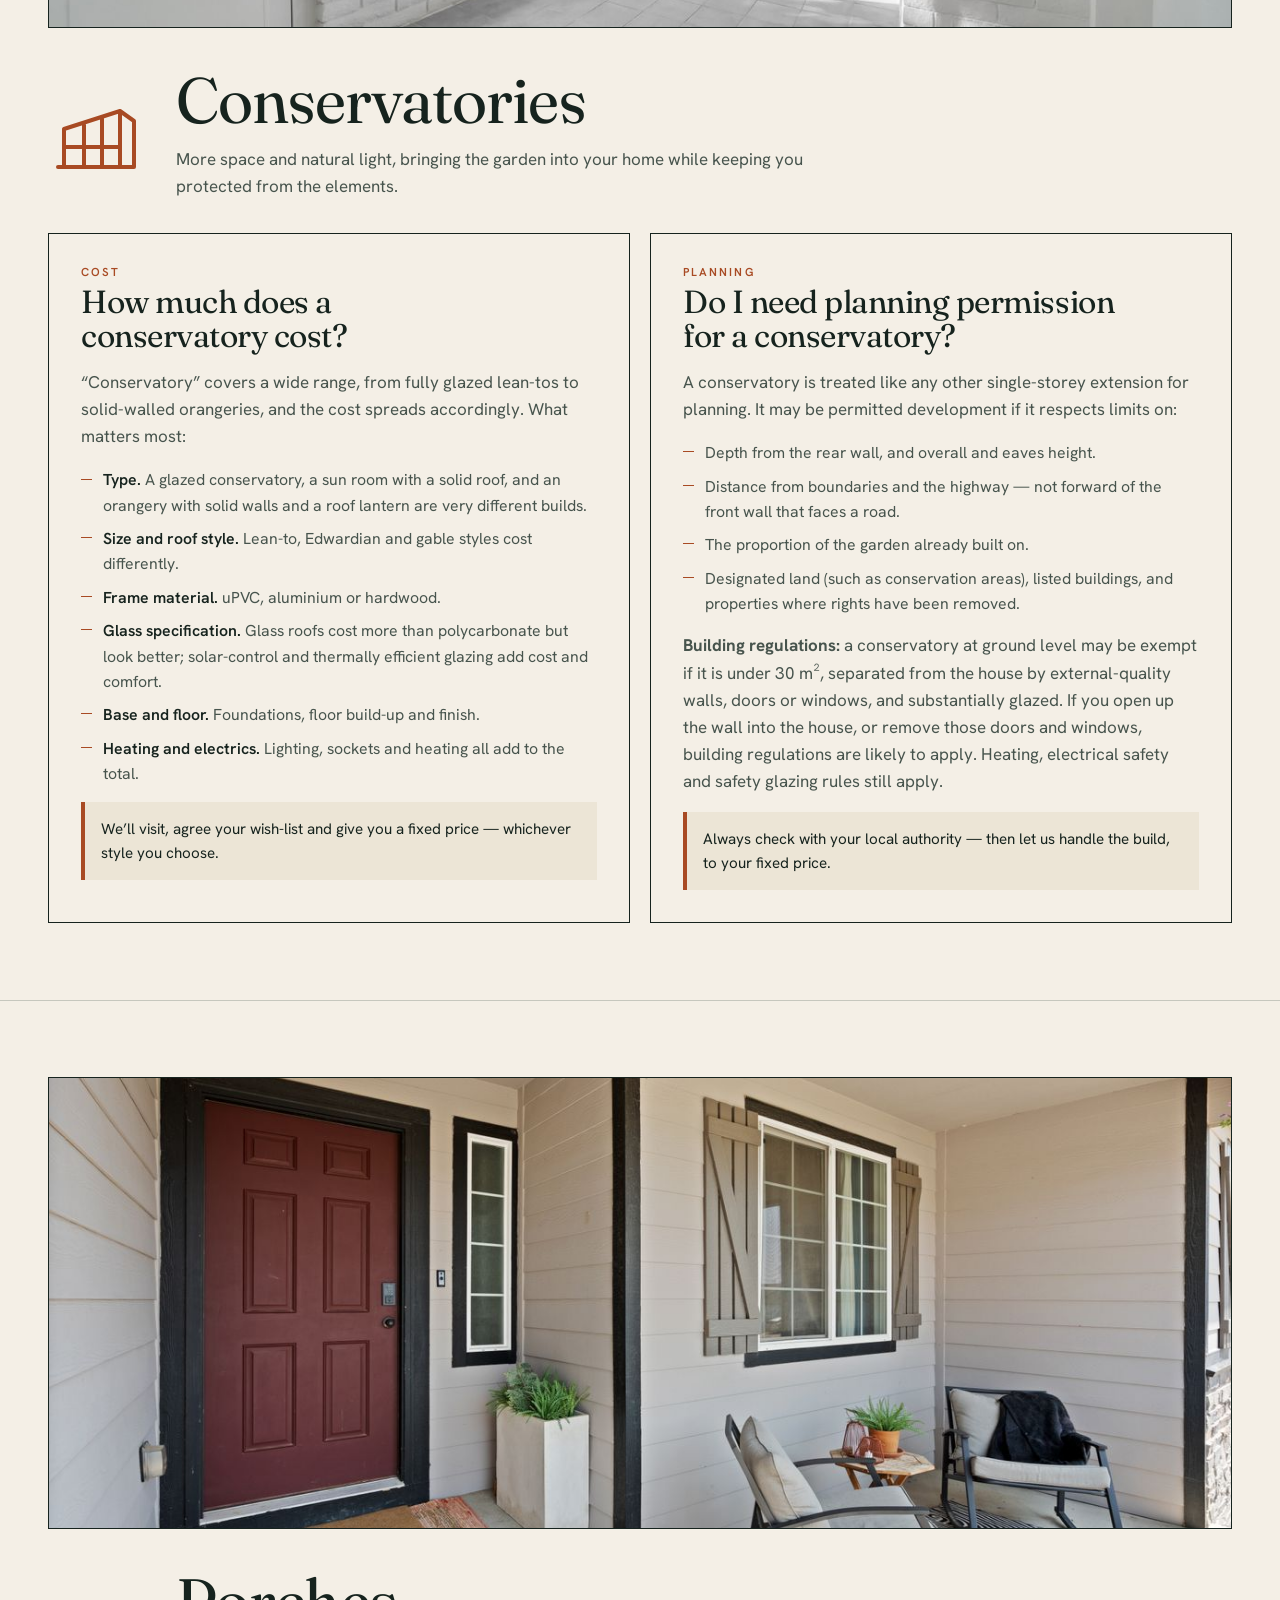
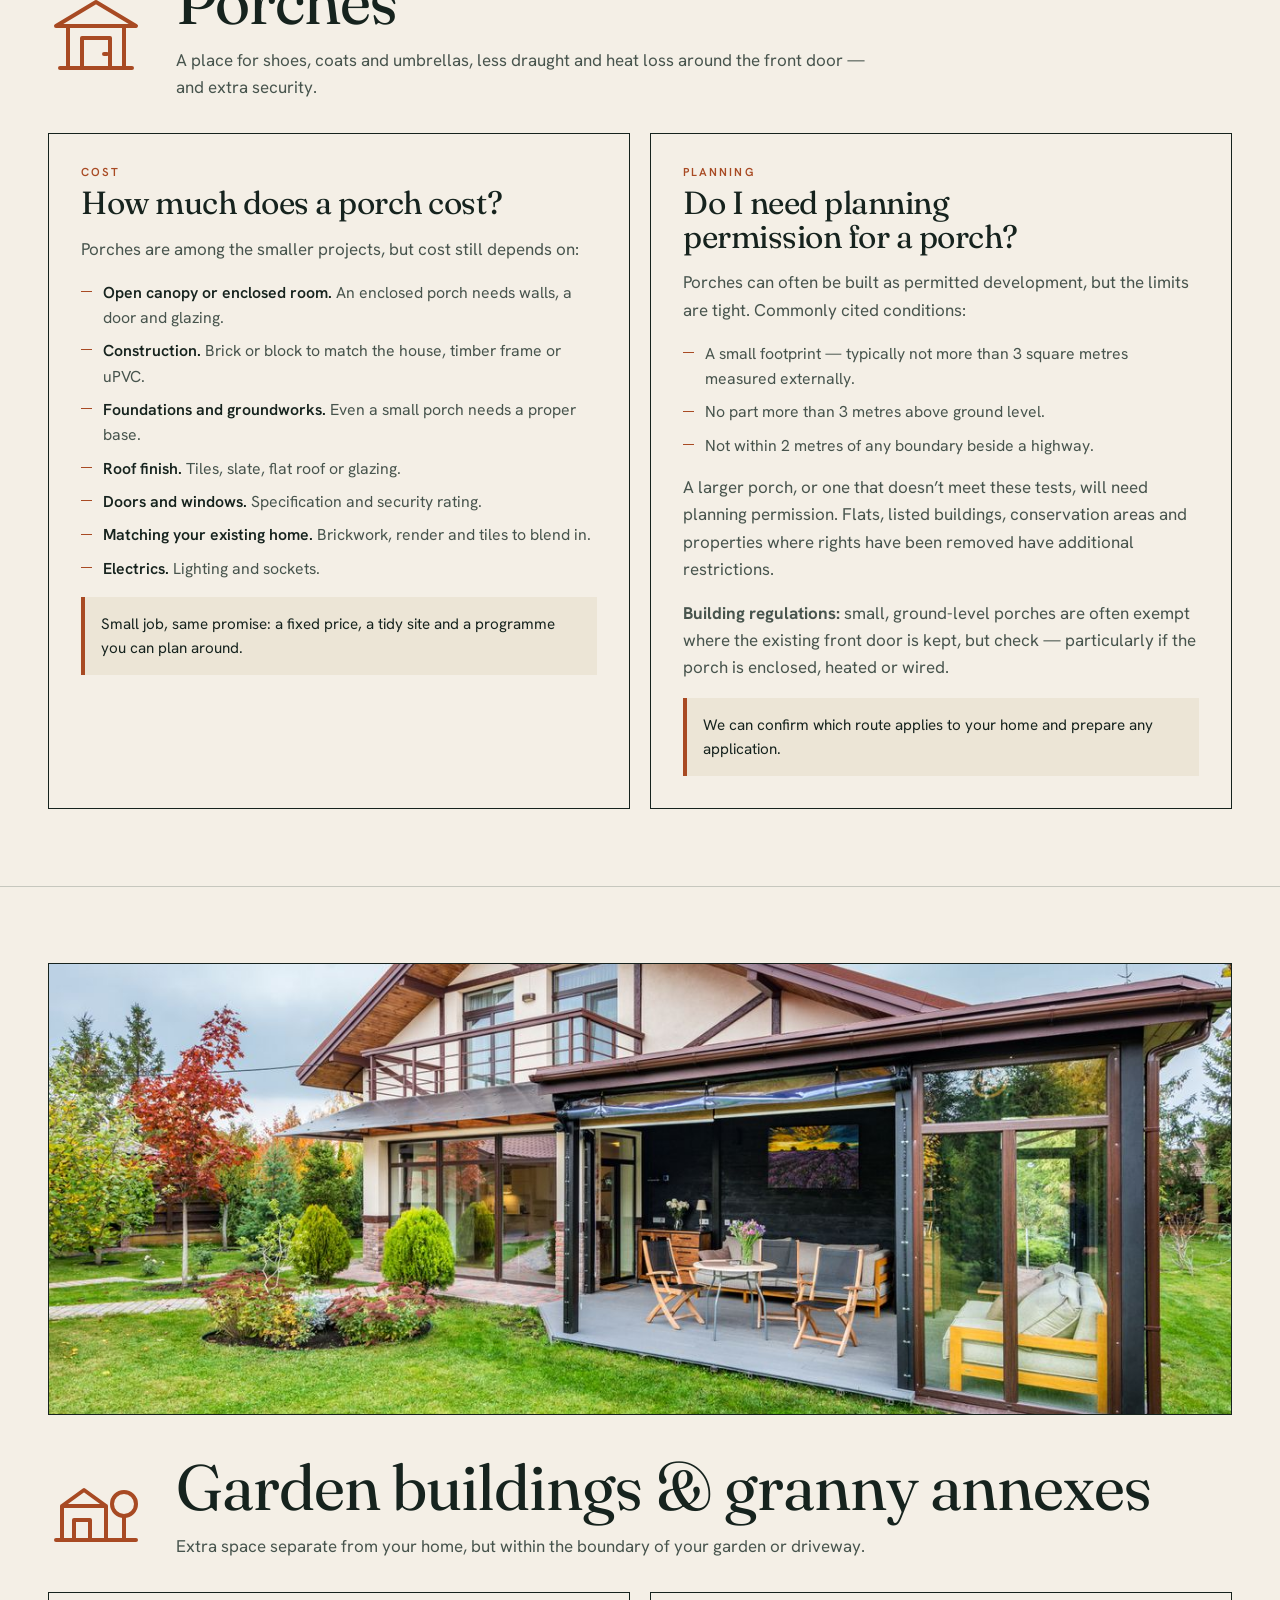
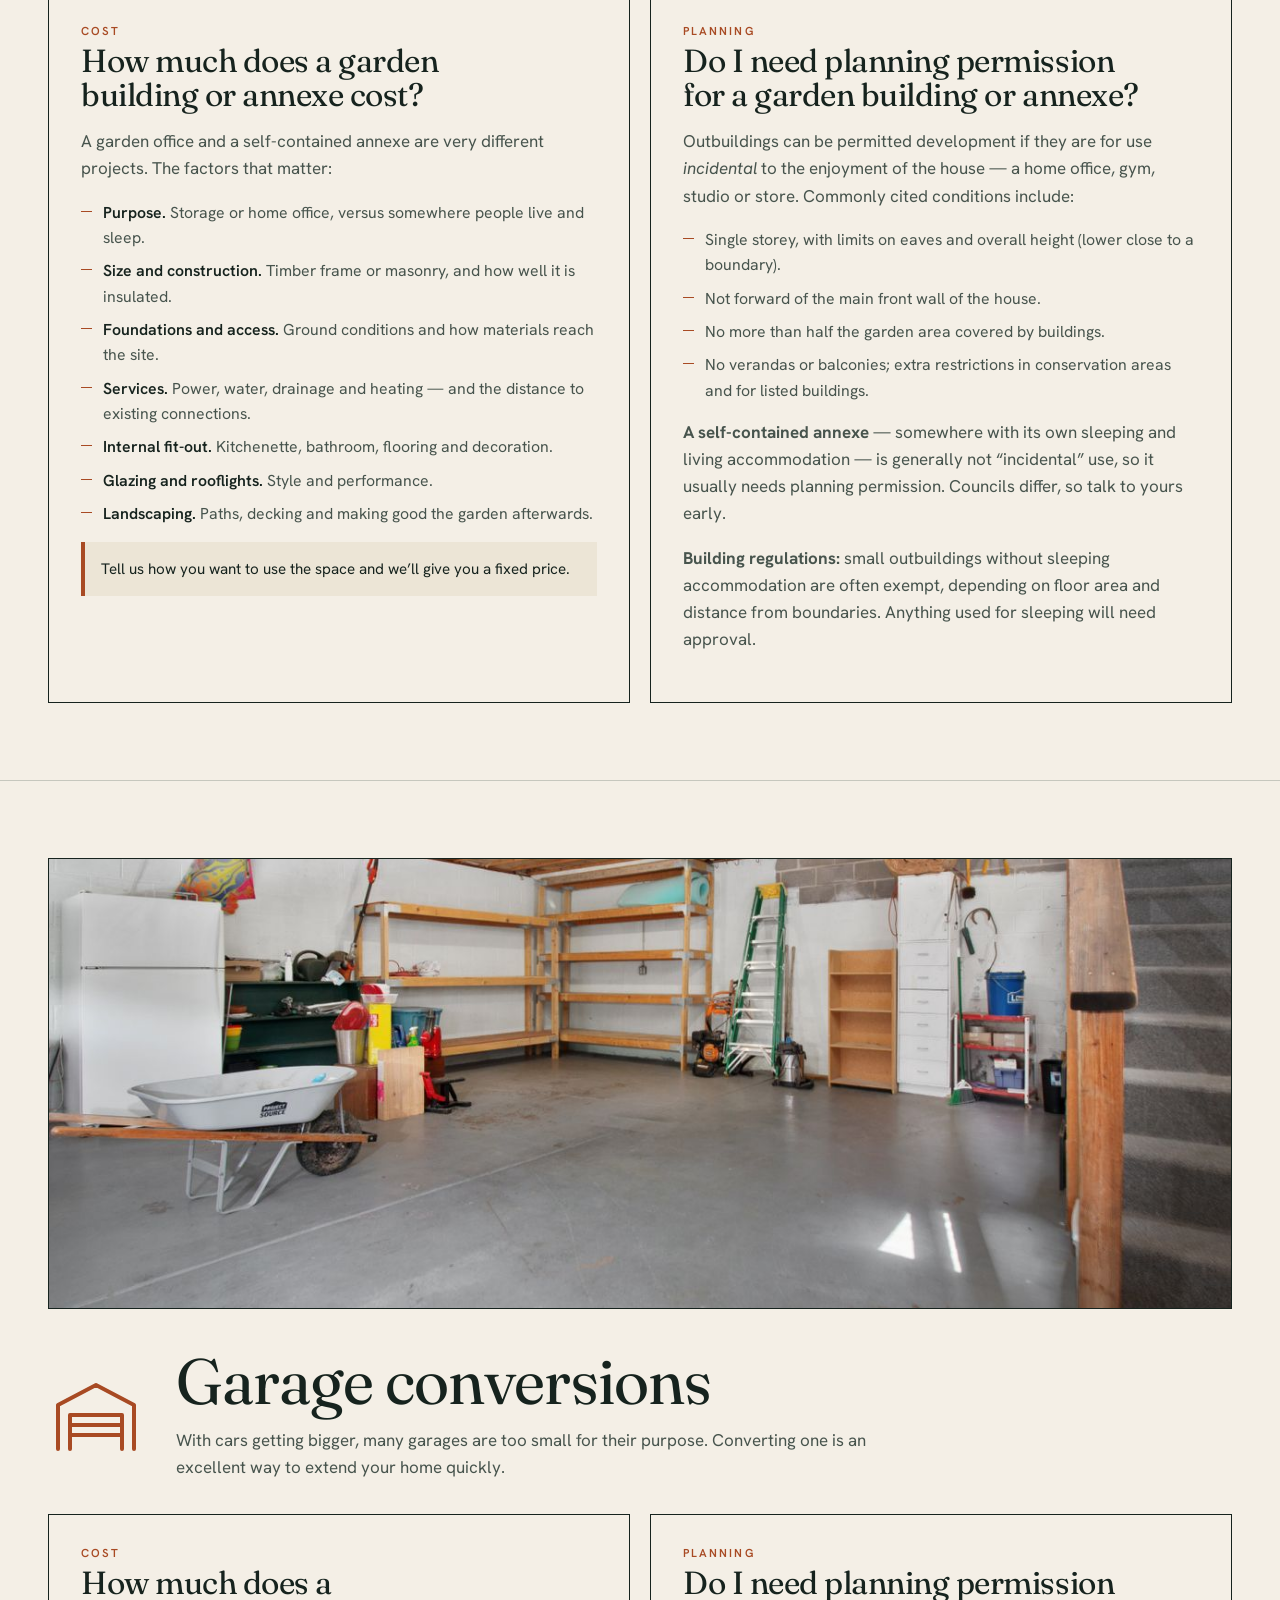
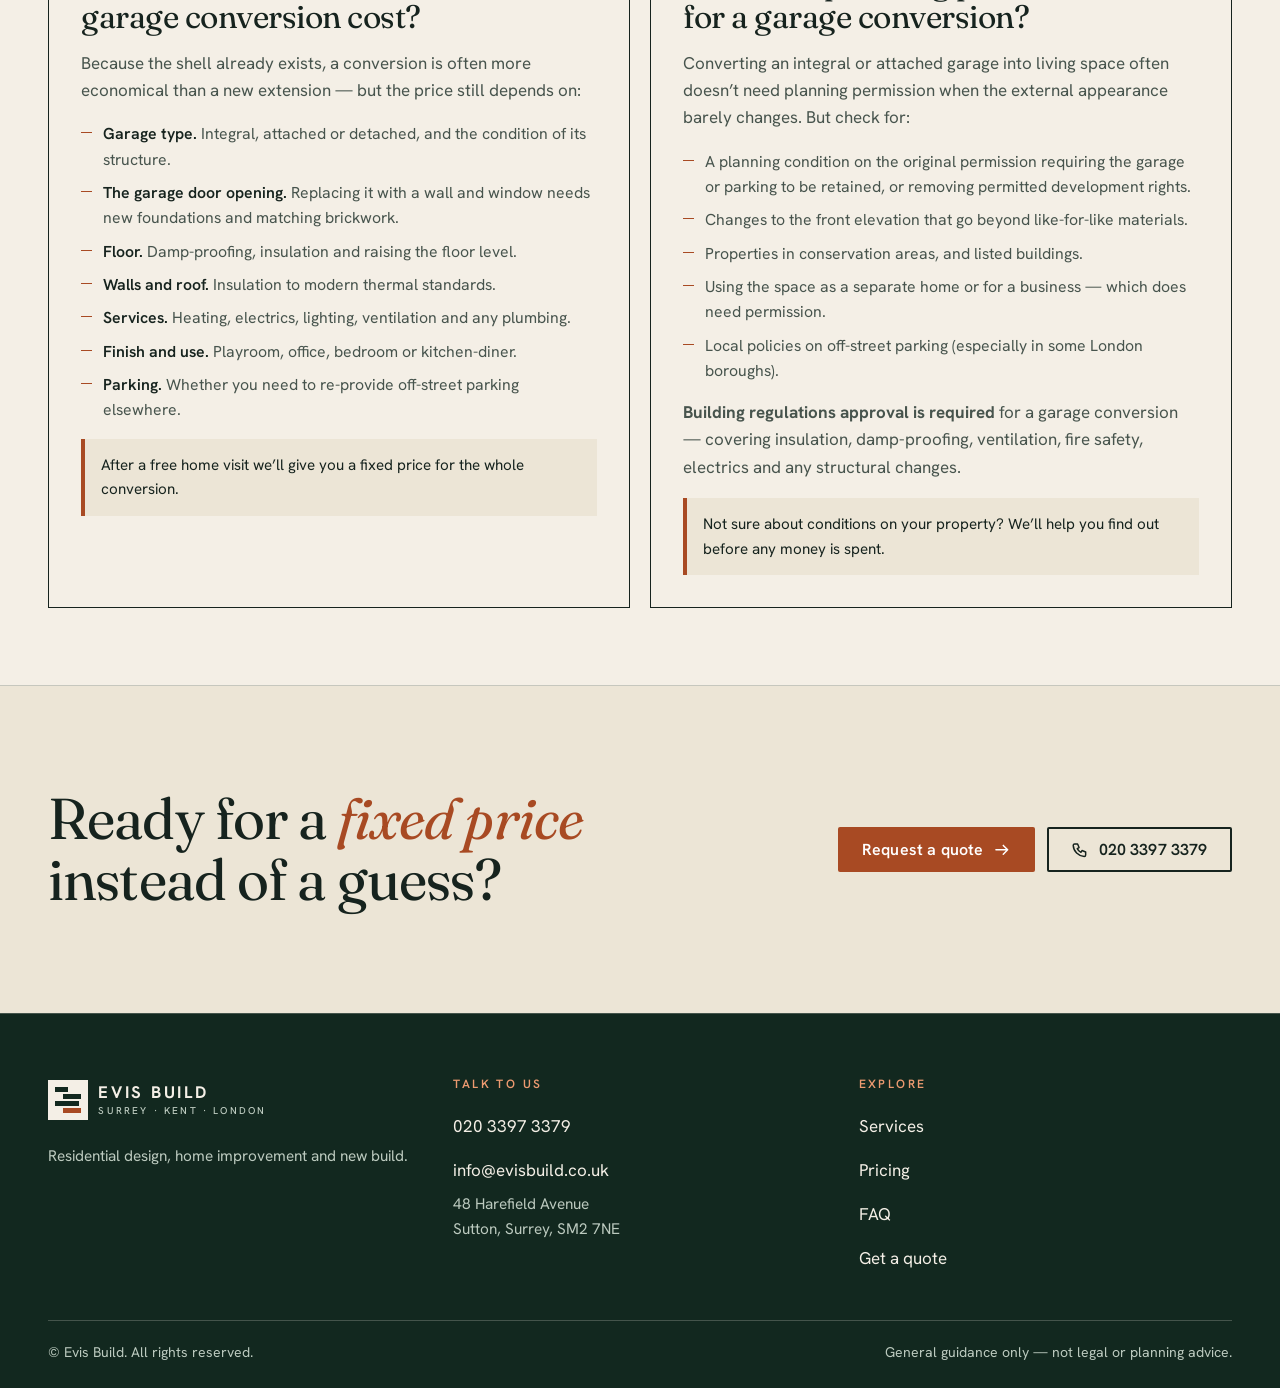
<file: evis-build/guides.html>
<!DOCTYPE html>
<html lang="en-GB">
<head><meta name="robots" content="noindex,nofollow">
  <meta charset="utf-8">
  <meta name="viewport" content="width=device-width, initial-scale=1">
  <title>Project guides: cost &amp; planning permission | Evis Build — Surrey, Kent &amp; London</title>
  <meta name="description" content="Plain-English guides from Evis Build, builders in Surrey, Kent and London: what drives the cost of an extension, loft conversion, conservatory, porch, garden building or garage conversion — and whether you need planning permission.">
  <meta name="theme-color" content="#12281f">
  <link rel="icon" href="assets/favicon.svg" type="image/svg+xml">
  <link rel="canonical" href="https://evisbuild.co.uk/guides.html">
  <meta property="og:type" content="article">
  <meta property="og:locale" content="en_GB">
  <meta property="og:site_name" content="Evis Build">
  <meta property="og:title" content="Project guides — cost and planning permission | Evis Build">
  <meta property="og:description" content="What drives the cost of common home projects, and when planning permission may be needed.">
  <meta property="og:image" content="assets/og-image.jpg">
  <link rel="preconnect" href="https://fonts.googleapis.com">
  <link rel="preconnect" href="https://fonts.gstatic.com" crossorigin>
  <link href="https://fonts.googleapis.com/css2?family=Fraunces:ital,opsz,wght@0,9..144,300..700;1,9..144,300..700&amp;family=Hanken+Grotesk:wght@400;500;600;700&amp;display=swap" rel="stylesheet">
  <link rel="stylesheet" href="style.css">
  <script>document.documentElement.classList.add('js');</script>
</head>
<body>
  <a class="skip-link" href="#main">Skip to main content</a>

  <svg width="0" height="0" style="position:absolute" aria-hidden="true" focusable="false">
    <defs>
      <symbol id="i-extension" viewBox="0 0 48 48" fill="none" stroke="currentColor" stroke-width="2" stroke-linecap="round" stroke-linejoin="round"><path d="M4 25 15 14l11 11M7 23v18h19V23M26 41h17V31H26M24.5 31l9-8 9.5 8M12 41V32h6v9"/></symbol>
      <symbol id="i-conservatory" viewBox="0 0 48 48" fill="none" stroke="currentColor" stroke-width="2" stroke-linecap="round" stroke-linejoin="round"><path d="M5 41h38M8 41V22l28-9v28M8 22l28-9M8 31h28M18 20v21M27 16v25M36 13l7 5v23"/></symbol>
      <symbol id="i-porch" viewBox="0 0 48 48" fill="none" stroke="currentColor" stroke-width="2" stroke-linecap="round" stroke-linejoin="round"><path d="M6 41h36M10 41V20M38 41V20M4 20 24 8l20 12ZM17 41V26h14v15M28 34h1.5"/></symbol>
      <symbol id="i-garden" viewBox="0 0 48 48" fill="none" stroke="currentColor" stroke-width="2" stroke-linecap="round" stroke-linejoin="round"><path d="M4 41h40M7 41V24l11-8 11 8v17M7 24h22M13 41V31h8v10M38 29v12"/><circle cx="38" cy="23" r="6"/></symbol>
      <symbol id="i-loft" viewBox="0 0 48 48" fill="none" stroke="currentColor" stroke-width="2" stroke-linecap="round" stroke-linejoin="round"><path d="M5 26 24 9l19 17M10 23v19h28V23M19 23v-6h10v6M18 17l6-5 6 5M20 31h8v11h-8z"/></symbol>
      <symbol id="i-garage" viewBox="0 0 48 48" fill="none" stroke="currentColor" stroke-width="2" stroke-linecap="round" stroke-linejoin="round"><path d="M5 41V19L24 9l19 10v22M11 41V24h26v17M11 29h26M11 34h26"/></symbol>
      <symbol id="i-phone" viewBox="0 0 24 24" fill="none" stroke="currentColor" stroke-width="2" stroke-linecap="round" stroke-linejoin="round"><path d="M5 4h4l2 5-2.5 1.5a11 11 0 0 0 5 5L15 13l5 2v4a2 2 0 0 1-2 2A16 16 0 0 1 3 6a2 2 0 0 1 2-2z"/></symbol>
      <symbol id="i-mail" viewBox="0 0 24 24" fill="none" stroke="currentColor" stroke-width="2" stroke-linecap="round" stroke-linejoin="round"><path d="M3 6h18v12H3zM3 7l9 7 9-7"/></symbol>
      <symbol id="i-arrow" viewBox="0 0 24 24" fill="none" stroke="currentColor" stroke-width="2" stroke-linecap="round" stroke-linejoin="round"><path d="M4 12h16M14 6l6 6-6 6"/></symbol>
    </defs>
  </svg>

  <header class="site-header" id="top"><meta name="robots" content="noindex,nofollow">
    <div class="wrap bar">
      <a class="brand" href="index.html" aria-label="Evis Build — home">
        <svg class="brand-mark" viewBox="0 0 40 40" aria-hidden="true" focusable="false"><rect width="40" height="40" fill="currentColor"/><g fill="#f4efe6"><rect x="7" y="7" width="13" height="5"/><rect x="15" y="14" width="18" height="5"/><rect x="7" y="21" width="24" height="5"/></g><rect x="15" y="28" width="18" height="5" fill="#ec9a70"/></svg>
        <span class="brand-name">Evis Build<small>Surrey · Kent · London</small></span>
      </a>
      <nav class="nav" id="site-nav" aria-label="Primary">
        <ul>
          <li><a href="index.html#approach">Approach</a></li>
          <li><a href="index.html#services">Services</a></li>
          <li><a href="index.html#pricing">Pricing</a></li>
          <li><a href="index.html#areas">Areas</a></li>
          <li><a href="guides.html" aria-current="page">Guides</a></li>
          <li><a href="index.html#faq">FAQ</a></li>
          <li class="nav-phone"><a href="tel:+442033973379">020 3397 3379</a></li>
        </ul>
      </nav>
      <div class="bar-actions">
        <a class="hdr-phone" href="tel:+442033973379"><svg aria-hidden="true"><use href="#i-phone"/></svg><span>020 3397 3379</span></a>
        <a class="btn btn--primary btn--sm" href="index.html#quote">Get a quote</a>
        <button class="menu-btn" type="button" aria-expanded="false" aria-controls="site-nav"><span class="bars" aria-hidden="true"><i></i></span><span>Menu</span></button>
      </div>
    </div>
  </header>

  <main id="main">
    <section class="page-hero" aria-labelledby="page-title">
      <div class="wrap">
        <p class="crumbs"><a href="index.html">Home</a> / Project guides</p>
        <p class="sheet"><b>—</b> Project guides</p>
        <h1 id="page-title">What will it cost? <em>Do I need permission?</em></h1>
        <p class="lede">The two questions we’re asked most, for six common projects. We’ve deliberately avoided quoting prices: every home and site is different, and a guess is not a quote. Instead we explain what drives the cost — then give you a fixed price after a free home visit.</p>
      </div>
    </section>

    <nav class="guide-nav" aria-label="Guides">
      <div class="wrap">
        <ul>
          <li><a href="#extension">Extensions</a></li>
          <li><a href="#loft">Lofts</a></li>
          <li><a href="#conservatory">Conservatories</a></li>
          <li><a href="#porch">Porches</a></li>
          <li><a href="#garden">Garden buildings</a></li>
          <li><a href="#garage">Garages</a></li>
        </ul>
      </div>
    </nav>

    <div class="wrap" style="padding-top:2rem">
      <p class="disclaimer"><strong>Please note:</strong> this is general guidance for homes in England, written to help you plan. Planning and building regulation rules change, and local authorities (including London boroughs and councils in Surrey and Kent) apply them to individual properties differently. Always confirm with your local planning authority and building control before you commit. We can prepare planning applications and building regulation approvals as part of our Design service.</p>
    </div>

    <!-- EXTENSIONS -->
    <article class="guide" id="extension" aria-labelledby="g-extension">
      <div class="wrap">
        <img class="guide-banner" src="assets/guide-extension.jpg" width="1280" height="490" loading="lazy" alt="Contemporary glazed house extension beside timber-shingle cladding">
        <header class="guide-head"><meta name="robots" content="noindex,nofollow">
          <svg class="ico" aria-hidden="true" viewBox="0 0 48 48"><use href="#i-extension"/></svg>
          <div><h2 id="g-extension">House extensions</h2><p>More internal space — and potentially added value on your home’s sale price should you decide to move.</p></div>
        </header>
        <div class="guide-cols">
          <section class="gpanel" id="extension-cost" aria-labelledby="extension-cost-h">
            <span class="tag">Cost</span>
            <h3 id="extension-cost-h">How much does an extension cost?</h3>
            <p>There is no honest single figure. Extension costs vary widely with size, design and specification, and where you live. These are the factors that move the price most:</p>
            <ul>
              <li><strong>Size and height.</strong> Floor area is the starting point; a two-storey extension involves more structure, roof and scaffolding.</li>
              <li><strong>Ground and foundations.</strong> Soil type, nearby trees and drains can change the foundation design.</li>
              <li><strong>Structural work.</strong> Opening up the existing rear wall usually needs steelwork and temporary support.</li>
              <li><strong>Roof and glazing.</strong> Flat or pitched roofs, rooflights, bi-fold or sliding doors vary hugely in cost.</li>
              <li><strong>Fit-out.</strong> A new kitchen, bathroom, flooring and decoration often cost as much as the shell.</li>
              <li><strong>Services.</strong> Moving radiators, drainage, gas, electrics and plumbing.</li>
              <li><strong>Fees and approvals.</strong> Design, planning and building control fees, structural engineer, and party wall surveyors if needed.</li>
            </ul>
            <p class="gnote">Our approach: a free home visit, then a clear fixed quote showing precisely what we’ll do for the price — and no extras later.</p>
          </section>
          <section class="gpanel" id="extension-planning" aria-labelledby="extension-planning-h">
            <span class="tag">Planning</span>
            <h3 id="extension-planning-h">Do I need planning permission for an extension?</h3>
            <p>Many single-storey extensions to houses can be built under “permitted development” rights without a full planning application, but only if strict conditions are met. Commonly, these include:</p>
            <ul>
              <li>Limits on how far a rear extension projects and how high it is (including eaves height close to a boundary).</li>
              <li>Side extensions generally limited to single storey and no wider than half the width of the original house.</li>
              <li>Nothing forward of the main front wall facing a highway, and not covering more than half the garden area with buildings.</li>
              <li>Materials that are similar in appearance to the existing house.</li>
              <li>Tighter rules for two-storey extensions.</li>
            </ul>
            <h4>When permitted development may not apply</h4>
            <ul>
              <li>Flats and maisonettes, and listed buildings.</li>
              <li>Conservation areas and other designated land, which have extra restrictions.</li>
              <li>Properties where rights were removed by a planning condition or an Article 4 direction.</li>
              <li>Houses already extended — earlier work counts toward the limits.</li>
            </ul>
            <p><strong>Building regulations</strong> apply to virtually all extensions whether or not planning permission is needed. If you share a wall or dig near a neighbour’s foundations, the <strong>Party Wall etc. Act</strong> may also apply.</p>
            <p class="gnote">Not sure? A Lawful Development Certificate from your council confirms in writing that your plans are lawful. We can arrange this, or a full planning application, for you.</p>
          </section>
        </div>
      </div>
    </article>

    <!-- LOFT -->
    <article class="guide" id="loft" aria-labelledby="g-loft">
      <div class="wrap">
        <img class="guide-banner" src="assets/guide-loft.jpg" width="1280" height="490" loading="lazy" alt="Loft room with sloping ceilings and arched glazed doors">
        <header class="guide-head"><meta name="robots" content="noindex,nofollow">
          <svg class="ico" aria-hidden="true" viewBox="0 0 48 48"><use href="#i-loft"/></svg>
          <div><h2 id="g-loft">Loft conversions</h2><p>Turn unused roof space into a bedroom, office or bathroom without losing garden or driveway.</p></div>
        </header>
        <div class="guide-cols">
          <section class="gpanel" id="loft-cost" aria-labelledby="loft-cost-h">
            <span class="tag">Cost</span>
            <h3 id="loft-cost-h">How much does a loft conversion cost?</h3>
            <p>Prices depend heavily on what your roof allows. The main drivers are:</p>
            <ul>
              <li><strong>Type of conversion.</strong> Rooflight conversions are generally the simplest; dormers, hip-to-gable and mansard conversions add space and cost.</li>
              <li><strong>Roof structure.</strong> Modern trussed roofs need more structural alteration than traditional cut roofs.</li>
              <li><strong>Head height and floor strength.</strong> New floor joists and steel beams are usually required.</li>
              <li><strong>Staircase and fire safety.</strong> A new stair, protected escape route, fire doors and smoke detection.</li>
              <li><strong>En suite or bathroom.</strong> Adds plumbing, drainage and tiling.</li>
              <li><strong>Insulation, heating and electrics.</strong> Needed to meet thermal and safety standards.</li>
              <li><strong>Access.</strong> Scaffolding and how materials get to the roof.</li>
              <li><strong>Fees.</strong> Design, structural calculations, building control and any party wall costs.</li>
            </ul>
            <p class="gnote">After a free home visit we give you a fixed quote for the whole conversion, so the price you agree is the price you pay.</p>
          </section>
          <section class="gpanel" id="loft-planning" aria-labelledby="loft-planning-h">
            <span class="tag">Planning</span>
            <h3 id="loft-planning-h">Do I need planning permission for a loft conversion?</h3>
            <p>Many loft conversions can be carried out under permitted development, provided conditions are met. Commonly cited conditions include:</p>
            <ul>
              <li>A limit on the additional roof volume (commonly 40 m³ for terraced houses and 50 m³ for semi-detached and detached houses, including any earlier roof extensions).</li>
              <li>No extension beyond the plane of the existing roof slope on the front elevation facing a highway.</li>
              <li>The extension must not be higher than the highest part of the existing roof.</li>
              <li>Materials similar in appearance to the existing house; no verandas or balconies.</li>
              <li>Side-facing windows obscure-glazed and, generally, non-opening.</li>
            </ul>
            <h4>When it may not apply</h4>
            <ul>
              <li>Flats and maisonettes, and listed buildings.</li>
              <li>Conservation areas and other designated land.</li>
              <li>Where permitted development rights have been removed.</li>
            </ul>
            <p><strong>Building regulations approval is needed for a loft conversion</strong> — covering structure, fire safety and escape, stairs, insulation and sound. If you share a party wall, the Party Wall etc. Act may apply. Bats and their roosts are protected: if you suspect them, seek specialist advice before work begins.</p>
          </section>
        </div>
      </div>
    </article>

    <!-- CONSERVATORY -->
    <article class="guide" id="conservatory" aria-labelledby="g-conservatory">
      <div class="wrap">
        <img class="guide-banner" src="assets/guide-conservatory.jpg" width="1280" height="490" loading="lazy" alt="Bright conservatory-style sun room with windows on two sides">
        <header class="guide-head"><meta name="robots" content="noindex,nofollow">
          <svg class="ico" aria-hidden="true" viewBox="0 0 48 48"><use href="#i-conservatory"/></svg>
          <div><h2 id="g-conservatory">Conservatories</h2><p>More space and natural light, bringing the garden into your home while keeping you protected from the elements.</p></div>
        </header>
        <div class="guide-cols">
          <section class="gpanel" id="conservatory-cost" aria-labelledby="conservatory-cost-h">
            <span class="tag">Cost</span>
            <h3 id="conservatory-cost-h">How much does a conservatory cost?</h3>
            <p>“Conservatory” covers a wide range, from fully glazed lean-tos to solid-walled orangeries, and the cost spreads accordingly. What matters most:</p>
            <ul>
              <li><strong>Type.</strong> A glazed conservatory, a sun room with a solid roof, and an orangery with solid walls and a roof lantern are very different builds.</li>
              <li><strong>Size and roof style.</strong> Lean-to, Edwardian and gable styles cost differently.</li>
              <li><strong>Frame material.</strong> uPVC, aluminium or hardwood.</li>
              <li><strong>Glass specification.</strong> Glass roofs cost more than polycarbonate but look better; solar-control and thermally efficient glazing add cost and comfort.</li>
              <li><strong>Base and floor.</strong> Foundations, floor build-up and finish.</li>
              <li><strong>Heating and electrics.</strong> Lighting, sockets and heating all add to the total.</li>
            </ul>
            <p class="gnote">We’ll visit, agree your wish-list and give you a fixed price — whichever style you choose.</p>
          </section>
          <section class="gpanel" id="conservatory-planning" aria-labelledby="conservatory-planning-h">
            <span class="tag">Planning</span>
            <h3 id="conservatory-planning-h">Do I need planning permission for a conservatory?</h3>
            <p>A conservatory is treated like any other single-storey extension for planning. It may be permitted development if it respects limits on:</p>
            <ul>
              <li>Depth from the rear wall, and overall and eaves height.</li>
              <li>Distance from boundaries and the highway — not forward of the front wall that faces a road.</li>
              <li>The proportion of the garden already built on.</li>
              <li>Designated land (such as conservation areas), listed buildings, and properties where rights have been removed.</li>
            </ul>
            <p><strong>Building regulations:</strong> a conservatory at ground level may be exempt if it is under 30 m², separated from the house by external-quality walls, doors or windows, and substantially glazed. If you open up the wall into the house, or remove those doors and windows, building regulations are likely to apply. Heating, electrical safety and safety glazing rules still apply.</p>
            <p class="gnote">Always check with your local authority — then let us handle the build, to your fixed price.</p>
          </section>
        </div>
      </div>
    </article>

    <!-- PORCH -->
    <article class="guide" id="porch" aria-labelledby="g-porch">
      <div class="wrap">
        <img class="guide-banner" src="assets/guide-porch.jpg" width="1280" height="490" loading="lazy" alt="Covered front porch with a deep red front door and two chairs">
        <header class="guide-head"><meta name="robots" content="noindex,nofollow">
          <svg class="ico" aria-hidden="true" viewBox="0 0 48 48"><use href="#i-porch"/></svg>
          <div><h2 id="g-porch">Porches</h2><p>A place for shoes, coats and umbrellas, less draught and heat loss around the front door — and extra security.</p></div>
        </header>
        <div class="guide-cols">
          <section class="gpanel" id="porch-cost" aria-labelledby="porch-cost-h">
            <span class="tag">Cost</span>
            <h3 id="porch-cost-h">How much does a porch cost?</h3>
            <p>Porches are among the smaller projects, but cost still depends on:</p>
            <ul>
              <li><strong>Open canopy or enclosed room.</strong> An enclosed porch needs walls, a door and glazing.</li>
              <li><strong>Construction.</strong> Brick or block to match the house, timber frame or uPVC.</li>
              <li><strong>Foundations and groundworks.</strong> Even a small porch needs a proper base.</li>
              <li><strong>Roof finish.</strong> Tiles, slate, flat roof or glazing.</li>
              <li><strong>Doors and windows.</strong> Specification and security rating.</li>
              <li><strong>Matching your existing home.</strong> Brickwork, render and tiles to blend in.</li>
              <li><strong>Electrics.</strong> Lighting and sockets.</li>
            </ul>
            <p class="gnote">Small job, same promise: a fixed price, a tidy site and a programme you can plan around.</p>
          </section>
          <section class="gpanel" id="porch-planning" aria-labelledby="porch-planning-h">
            <span class="tag">Planning</span>
            <h3 id="porch-planning-h">Do I need planning permission for a porch?</h3>
            <p>Porches can often be built as permitted development, but the limits are tight. Commonly cited conditions:</p>
            <ul>
              <li>A small footprint — typically not more than 3 square metres measured externally.</li>
              <li>No part more than 3 metres above ground level.</li>
              <li>Not within 2 metres of any boundary beside a highway.</li>
            </ul>
            <p>A larger porch, or one that doesn’t meet these tests, will need planning permission. Flats, listed buildings, conservation areas and properties where rights have been removed have additional restrictions.</p>
            <p><strong>Building regulations:</strong> small, ground-level porches are often exempt where the existing front door is kept, but check — particularly if the porch is enclosed, heated or wired.</p>
            <p class="gnote">We can confirm which route applies to your home and prepare any application.</p>
          </section>
        </div>
      </div>
    </article>

    <!-- GARDEN BUILDINGS -->
    <article class="guide" id="garden" aria-labelledby="g-garden">
      <div class="wrap">
        <img class="guide-banner" src="assets/guide-garden-building.jpg" width="1280" height="490" loading="lazy" alt="Detached garden building with a glazed, covered seating area opening onto a lawn">
        <header class="guide-head"><meta name="robots" content="noindex,nofollow">
          <svg class="ico" aria-hidden="true" viewBox="0 0 48 48"><use href="#i-garden"/></svg>
          <div><h2 id="g-garden">Garden buildings &amp; granny annexes</h2><p>Extra space separate from your home, but within the boundary of your garden or driveway.</p></div>
        </header>
        <div class="guide-cols">
          <section class="gpanel" id="garden-cost" aria-labelledby="garden-cost-h">
            <span class="tag">Cost</span>
            <h3 id="garden-cost-h">How much does a garden building or annexe cost?</h3>
            <p>A garden office and a self-contained annexe are very different projects. The factors that matter:</p>
            <ul>
              <li><strong>Purpose.</strong> Storage or home office, versus somewhere people live and sleep.</li>
              <li><strong>Size and construction.</strong> Timber frame or masonry, and how well it is insulated.</li>
              <li><strong>Foundations and access.</strong> Ground conditions and how materials reach the site.</li>
              <li><strong>Services.</strong> Power, water, drainage and heating — and the distance to existing connections.</li>
              <li><strong>Internal fit-out.</strong> Kitchenette, bathroom, flooring and decoration.</li>
              <li><strong>Glazing and rooflights.</strong> Style and performance.</li>
              <li><strong>Landscaping.</strong> Paths, decking and making good the garden afterwards.</li>
            </ul>
            <p class="gnote">Tell us how you want to use the space and we’ll give you a fixed price.</p>
          </section>
          <section class="gpanel" id="garden-planning" aria-labelledby="garden-planning-h">
            <span class="tag">Planning</span>
            <h3 id="garden-planning-h">Do I need planning permission for a garden building or annexe?</h3>
            <p>Outbuildings can be permitted development if they are for use <em>incidental</em> to the enjoyment of the house — a home office, gym, studio or store. Commonly cited conditions include:</p>
            <ul>
              <li>Single storey, with limits on eaves and overall height (lower close to a boundary).</li>
              <li>Not forward of the main front wall of the house.</li>
              <li>No more than half the garden area covered by buildings.</li>
              <li>No verandas or balconies; extra restrictions in conservation areas and for listed buildings.</li>
            </ul>
            <p><strong>A self-contained annexe</strong> — somewhere with its own sleeping and living accommodation — is generally not “incidental” use, so it usually needs planning permission. Councils differ, so talk to yours early.</p>
            <p><strong>Building regulations:</strong> small outbuildings without sleeping accommodation are often exempt, depending on floor area and distance from boundaries. Anything used for sleeping will need approval.</p>
          </section>
        </div>
      </div>
    </article>

    <!-- GARAGE -->
    <article class="guide" id="garage" aria-labelledby="g-garage">
      <div class="wrap">
        <img class="guide-banner" src="assets/guide-garage.jpg" width="1280" height="490" loading="lazy" alt="Large garage interior with timber shelving and a concrete floor">
        <header class="guide-head"><meta name="robots" content="noindex,nofollow">
          <svg class="ico" aria-hidden="true" viewBox="0 0 48 48"><use href="#i-garage"/></svg>
          <div><h2 id="g-garage">Garage conversions</h2><p>With cars getting bigger, many garages are too small for their purpose. Converting one is an excellent way to extend your home quickly.</p></div>
        </header>
        <div class="guide-cols">
          <section class="gpanel" id="garage-cost" aria-labelledby="garage-cost-h">
            <span class="tag">Cost</span>
            <h3 id="garage-cost-h">How much does a garage conversion cost?</h3>
            <p>Because the shell already exists, a conversion is often more economical than a new extension — but the price still depends on:</p>
            <ul>
              <li><strong>Garage type.</strong> Integral, attached or detached, and the condition of its structure.</li>
              <li><strong>The garage door opening.</strong> Replacing it with a wall and window needs new foundations and matching brickwork.</li>
              <li><strong>Floor.</strong> Damp-proofing, insulation and raising the floor level.</li>
              <li><strong>Walls and roof.</strong> Insulation to modern thermal standards.</li>
              <li><strong>Services.</strong> Heating, electrics, lighting, ventilation and any plumbing.</li>
              <li><strong>Finish and use.</strong> Playroom, office, bedroom or kitchen-diner.</li>
              <li><strong>Parking.</strong> Whether you need to re-provide off-street parking elsewhere.</li>
            </ul>
            <p class="gnote">After a free home visit we’ll give you a fixed price for the whole conversion.</p>
          </section>
          <section class="gpanel" id="garage-planning" aria-labelledby="garage-planning-h">
            <span class="tag">Planning</span>
            <h3 id="garage-planning-h">Do I need planning permission for a garage conversion?</h3>
            <p>Converting an integral or attached garage into living space often doesn’t need planning permission when the external appearance barely changes. But check for:</p>
            <ul>
              <li>A planning condition on the original permission requiring the garage or parking to be retained, or removing permitted development rights.</li>
              <li>Changes to the front elevation that go beyond like-for-like materials.</li>
              <li>Properties in conservation areas, and listed buildings.</li>
              <li>Using the space as a separate home or for a business — which does need permission.</li>
              <li>Local policies on off-street parking (especially in some London boroughs).</li>
            </ul>
            <p><strong>Building regulations approval is required</strong> for a garage conversion — covering insulation, damp-proofing, ventilation, fire safety, electrics and any structural changes.</p>
            <p class="gnote">Not sure about conditions on your property? We’ll help you find out before any money is spent.</p>
          </section>
        </div>
      </div>
    </article>

    <section class="section section--alt" aria-labelledby="cta-title">
      <div class="wrap back-cta">
        <h2 id="cta-title" class="display" style="font-size:clamp(2rem,1.2rem + 3.4vw,3.6rem)">Ready for a <em>fixed price</em> instead of a guess?</h2>
        <div class="cta-row">
          <a class="btn btn--primary" href="index.html#quote">Request a quote <svg class="arrow" aria-hidden="true"><use href="#i-arrow"/></svg></a>
          <a class="btn btn--ghost" href="tel:+442033973379"><svg aria-hidden="true"><use href="#i-phone"/></svg> 020 3397 3379</a>
        </div>
      </div>
    </section>
  </main>

  <footer class="site-footer">
    <div class="wrap">
      <div class="footer-grid">
        <div>
          <a class="brand" href="index.html" aria-label="Evis Build — home"><svg class="brand-mark" viewBox="0 0 40 40" aria-hidden="true" focusable="false"><rect width="40" height="40" fill="#f4efe6"/><g fill="#12281f"><rect x="7" y="7" width="13" height="5"/><rect x="15" y="14" width="18" height="5"/><rect x="7" y="21" width="24" height="5"/></g><rect x="15" y="28" width="18" height="5" fill="#a84a23"/></svg><span class="brand-name">Evis Build<small>Surrey · Kent · London</small></span></a>
          <p style="margin-top:1rem">Residential design, home improvement and new build.</p>
        </div>
        <div>
          <h2>Talk to us</h2>
          <ul>
            <li><a href="tel:+442033973379">020 3397 3379</a></li>
            <li><a href="mailto:info@evisbuild.co.uk">info@evisbuild.co.uk</a></li>
          </ul>
          <address>48 Harefield Avenue<br>Sutton, Surrey, SM2 7NE</address>
        </div>
        <div>
          <h2>Explore</h2>
          <ul>
            <li><a href="index.html#services">Services</a></li>
            <li><a href="index.html#pricing">Pricing</a></li>
            <li><a href="index.html#faq">FAQ</a></li>
            <li><a href="index.html#quote">Get a quote</a></li>
          </ul>
        </div>
      </div>
      <div class="footer-base">
        <p>© Evis Build. All rights reserved.</p>
        <p>General guidance only — not legal or planning advice.</p>
      </div>
    </div>
  </footer>
  <script src="script.js" defer></script>
</body>
</html>
</file>
<file: dbg-gas-engineer/style.css>
/* DBG Gas Specialist & Plumber, redesign prototype */
:root {
  --paper: #faf8f3;
  --paper-2: #f1ede3;
  --ink: #0c2b31;
  --muted: #3f5a60;
  --teal: #0f4c57;
  --teal-d: #0a3640;
  --teal-l: #d9eaea;
  --coral: #ff6b3d;
  --coral-d: #bf3d16;
  --coral-l: #ffe3d8;
  --line: #ddd7c8;
  --white: #fff;
  --gutter: clamp(1rem, 4vw, 2rem);
  --max: 80rem;
  --radius: 1.25rem;
  --shadow: 0 .75rem 2rem -1rem rgb(12 43 49 / .35);
  --display: "DM Serif Display", Georgia, "Times New Roman", serif;
  --sans: "Plus Jakarta Sans", system-ui, -apple-system, "Segoe UI", Roboto, Arial, sans-serif;
  --header-h: 4.25rem;
}

*, *::before, *::after { box-sizing: border-box; }
html { -webkit-text-size-adjust: 100%; text-size-adjust: 100%; scroll-behavior: smooth; scroll-padding-top: 5.5rem; }
body {
  margin: 0;
  font-family: var(--sans);
  font-size: clamp(1rem, .95rem + .25vw, 1.125rem);
  line-height: 1.65;
  color: var(--ink);
  background: var(--paper);
  overflow-wrap: break-word;
  min-width: 0;
}
img { max-width: 100%; height: auto; display: block; }
a { color: var(--teal); text-underline-offset: .2em; }
a:hover { color: var(--coral-d); }
h1, h2, h3 { font-family: var(--display); font-weight: 400; line-height: 1.1; margin: 0 0 .6em; color: var(--ink); text-wrap: balance; }
h2 { font-size: clamp(1.9rem, 1.3rem + 2.6vw, 3.25rem); }
h3 { font-size: clamp(1.35rem, 1.1rem + .9vw, 1.75rem); }
p { margin: 0 0 1em; }
ul, ol { margin: 0; padding: 0; list-style: none; }
.ico { width: 1.25em; height: 1.25em; flex: none; fill: none; stroke: currentColor; stroke-width: 1.8; stroke-linecap: round; stroke-linejoin: round; }

:focus-visible { outline: .22rem solid var(--coral); outline-offset: .2rem; border-radius: .35rem; }
.skip { position: absolute; left: .5rem; top: -4rem; z-index: 200; background: var(--ink); color: #fff; padding: .75rem 1rem; border-radius: .5rem; text-decoration: none; font-weight: 700; }
.skip:focus { top: .5rem; }

.wrap { width: min(100% - 2 * var(--gutter), var(--max)); margin-inline: auto; }
[hidden] { display: none !important; }

/* Gas emergency bar */
.gasbar { background: var(--ink); color: #fff; text-align: center; font-size: .9rem; padding: .5rem var(--gutter); }
.gasbar p { margin: 0; }
.gasbar a { color: #ffb396; font-weight: 800; white-space: nowrap; display: inline-flex; align-items: center; min-height: 2.75rem; }

/* Buttons */
.btn {
  display: inline-flex; align-items: center; justify-content: center; gap: .55rem;
  min-height: 2.75rem; padding: .6rem 1.2rem; border-radius: 999rem; border: .125rem solid transparent;
  font: 700 1rem/1.2 var(--sans); text-decoration: none; cursor: pointer; text-align: center;
  transition: transform .2s ease, background-color .2s ease, box-shadow .2s ease, color .2s ease;
}
.btn:hover { transform: translateY(-.1rem); }
.btn-coral { background: var(--coral); color: var(--ink); box-shadow: 0 .6rem 1.2rem -.7rem var(--coral-d); }
.btn-coral:hover { background: #ff8059; color: var(--ink); }
.btn-ghost { border-color: var(--teal); color: var(--teal); background: transparent; }
.btn-ghost:hover { background: var(--teal); color: #fff; }
.btn-ghost-light { border-color: rgb(255 255 255 / .6); color: #fff; }
.btn-ghost-light:hover { background: #fff; color: var(--teal-d); }
.btn-lg { min-height: 3.5rem; padding: .7rem 1.5rem; font-size: 1.05rem; }
.btn small { font-size: .72em; font-weight: 600; text-transform: uppercase; letter-spacing: .08em; display: block; line-height: 1; opacity: .8; }
.btn-lg span { text-align: left; }

/* Header */
.site-header { position: sticky; top: 0; z-index: 50; background: rgb(250 248 243 / .94); -webkit-backdrop-filter: blur(10px); backdrop-filter: blur(10px); border-bottom: 1px solid var(--line); }
.hdr { display: flex; align-items: center; justify-content: space-between; gap: .75rem 1rem; min-height: var(--header-h); flex-wrap: wrap; }
.brand { display: flex; align-items: center; gap: .6rem; text-decoration: none; color: var(--ink); min-width: 0; min-height: 2.75rem; }
.brand:hover { color: var(--ink); }
.brand img { width: 2rem; height: auto; }
.brand-text { display: flex; flex-direction: column; line-height: 1; min-width: 0; }
.brand-text b { font-family: var(--display); font-weight: 400; font-size: 1.7rem; letter-spacing: .03em; }
.brand-text small { font-size: .68rem; font-weight: 700; letter-spacing: .06em; text-transform: uppercase; color: var(--muted); margin-top: .15rem; }
.hdr-actions { display: flex; align-items: center; gap: .5rem; margin-left: auto; }
.hdr-call { display: none; }
.hdr-call .num { display: none; }

.nav ul { display: flex; flex-wrap: wrap; gap: .25rem 1rem; }
.nav a { display: inline-flex; align-items: center; min-height: 2.75rem; padding: 0 .35rem; color: var(--ink); font-weight: 600; text-decoration: none; font-size: .95rem; border-bottom: .18rem solid transparent; }
.nav a:hover { color: var(--coral-d); }
.nav a[aria-current="true"] { border-bottom-color: var(--coral); }
.nav { order: 3; flex-basis: 100%; padding-bottom: .5rem; }

.menu-btn { display: none; width: 2.75rem; height: 2.75rem; border: .125rem solid var(--ink); border-radius: .85rem; background: transparent; cursor: pointer; align-items: center; justify-content: center; padding: 0; }
.bars, .bars::before, .bars::after { display: block; width: 1.25rem; height: .15rem; background: var(--ink); border-radius: 1rem; transition: transform .25s ease, opacity .2s ease; }
.bars { position: relative; }
.bars::before, .bars::after { content: ""; position: absolute; left: 0; }
.bars::before { top: -.4rem; }
.bars::after { top: .4rem; }
.menu-btn[aria-expanded="true"] .bars { background: transparent; }
.menu-btn[aria-expanded="true"] .bars::before { transform: translateY(.4rem) rotate(45deg); }
.menu-btn[aria-expanded="true"] .bars::after { transform: translateY(-.4rem) rotate(-45deg); }

.js .menu-btn { display: inline-flex; }
.js .nav { display: none; position: absolute; top: 100%; left: 0; right: 0; background: var(--paper); border-bottom: 1px solid var(--line); padding: .5rem var(--gutter) 1rem; max-height: calc(100vh - var(--header-h)); max-height: calc(100dvh - var(--header-h)); overflow-y: auto; box-shadow: var(--shadow); }
.js .nav.open { display: block; }
.js .nav ul { flex-direction: column; gap: 0; }
.js .nav a { width: 100%; min-height: 3rem; font-size: 1.05rem; border-bottom: 1px solid var(--line); }

@media (min-width: 48em) {
  .hdr-call { display: inline-flex; }
}
@media (min-width: 62em) {
  .js .menu-btn { display: none; }
  .js .nav, .nav { display: block; position: static; order: 0; flex-basis: auto; padding: 0; box-shadow: none; border: 0; background: transparent; max-height: none; overflow: visible; margin-left: auto; }
  .js .nav ul, .nav ul { flex-direction: row; flex-wrap: nowrap; gap: .1rem .6rem; }
  .js .nav a { width: auto; min-height: 2.75rem; border-bottom: .18rem solid transparent; font-size: .95rem; }
  .js .nav a[aria-current="true"] { border-bottom-color: var(--coral); }
  .hdr-actions { margin-left: 0; }
}
@media (min-width: 80em) {
  .hdr-call .num { display: inline; }
  .nav ul { gap: .1rem 1.1rem; }
}

/* Eyebrows */
.eyebrow { display: inline-flex; align-items: center; gap: .5rem; margin: 0 0 1rem; font-size: .8rem; font-weight: 800; text-transform: uppercase; letter-spacing: .12em; color: var(--coral-d); }
.eyebrow .ico { width: 1.1rem; height: 1.1rem; }
.eyebrow-light { color: #ffb396; }
.eyebrow-warn { color: var(--coral-d); }

/* Hero */
.hero { position: relative; padding-block: clamp(2rem, 6vw, 5rem); overflow: clip; background:
  radial-gradient(60rem 30rem at 85% -10%, var(--coral-l), transparent 60%),
  radial-gradient(40rem 30rem at -10% 110%, var(--teal-l), transparent 60%); }
.hero-grid { display: grid; gap: clamp(2rem, 5vw, 4rem); align-items: center; grid-template-columns: minmax(0, 1fr); }
@media (min-width: 56em) { .hero-grid { grid-template-columns: minmax(0, 1.1fr) minmax(0, .9fr); } }
.hero h1 { font-size: clamp(2.4rem, 1.2rem + 5.4vw, 5rem); letter-spacing: -.01em; }
.hl { color: var(--teal); position: relative; white-space: nowrap; background: linear-gradient(transparent 62%, var(--coral-l) 62% 92%, transparent 92%); padding-inline: .05em; }
.lede { font-size: clamp(1.05rem, 1rem + .5vw, 1.3rem); color: var(--muted); max-width: 38em; }
.slogan { display: inline-block; font-family: var(--display); font-size: clamp(1.25rem, 1.05rem + .9vw, 1.6rem); color: var(--coral-d); margin-bottom: 1.5rem; }
.cta-row { display: flex; flex-wrap: wrap; gap: .75rem; margin: 0 0 1rem; }
.quote-link { margin: 0; }
.quote-link a { display: inline-flex; align-items: center; gap: .4rem; min-height: 2.75rem; font-weight: 700; }

.hero-art { position: relative; margin: 0; padding: 1rem 1rem 2rem 0; isolation: isolate; min-width: 0; }
.dial { position: absolute; width: 78%; max-width: 26rem; right: -12%; top: -14%; z-index: -1; color: var(--teal); opacity: .5; }
.dial circle { fill: none; stroke: currentColor; }
.dial-ticks { stroke-width: 8; stroke-dasharray: 1.2 8.9; transform-origin: center; animation: spin 90s linear infinite; }
.dial-ring { stroke-width: 1; stroke: var(--coral); }
@keyframes spin { to { transform: rotate(360deg); } }
.photo { position: relative; border-radius: 1.5rem 1.5rem 7rem 1.5rem; }
.photo::before { content: ""; position: absolute; inset: 0; transform: translate(1rem, 1rem); background: var(--coral); border-radius: inherit; z-index: -1; }
.photo img { width: 100%; aspect-ratio: 4 / 3.4; object-fit: cover; object-position: 78% center; border-radius: inherit; background: var(--paper-2); }
.chip { position: absolute; left: .75rem; bottom: .25rem; display: flex; align-items: center; gap: .65rem; background: var(--teal-d); color: #fff; padding: .65rem 1rem .65rem .8rem; border-radius: 999rem; box-shadow: var(--shadow); font-weight: 700; line-height: 1.2; max-width: calc(100% - 1rem); }
.chip .ico { width: 1.7rem; height: 1.7rem; color: #ffb396; }
.chip small { display: block; font-weight: 500; font-size: .75rem; opacity: .85; }

/* Trust strip */
.trust { background: var(--teal-d); color: #e8f2f2; }
.trust-list { display: grid; grid-template-columns: repeat(auto-fit, minmax(min(100%, 15rem), 1fr)); gap: 1.25rem 2rem; padding-block: 1.5rem; }
.trust-list li { display: flex; gap: .85rem; align-items: flex-start; min-width: 0; font-size: .92rem; line-height: 1.4; }
.trust-list .ico { width: 1.75rem; height: 1.75rem; color: #ffb396; margin-top: .1rem; }
.trust-list strong { display: block; color: #fff; font-size: 1.02rem; }

/* Sections */
.section { padding-block: clamp(3rem, 7vw, 6rem); }
.section-tight { padding-block: clamp(1.5rem, 4vw, 3rem); }
.section-alt { background: var(--paper-2); }
.sec-head { max-width: 46rem; margin-bottom: clamp(1.5rem, 3vw, 2.5rem); }
.sec-head p:last-child { color: var(--muted); margin-bottom: 0; }

/* Services */
.photo-strip { display: grid; gap: clamp(.6rem, 1.5vw, 1rem); grid-template-columns: repeat(auto-fit, minmax(min(100%, 12rem), 1fr)); margin-bottom: clamp(1.5rem, 3vw, 2.25rem); }
.photo-strip figure { margin: 0; position: relative; border-radius: 1rem; overflow: hidden; }
.photo-strip img { width: 100%; aspect-ratio: 4 / 3; object-fit: cover; transition: transform .6s ease; }
.photo-strip figure:hover img { transform: scale(1.04); }
.photo-strip figcaption { position: absolute; inset: auto 0 0 0; padding: 2.5rem .9rem .75rem; color: #fff; font-weight: 700; font-size: .95rem; background: linear-gradient(transparent, rgb(8 33 39 / .85)); }

.svc-tools { display: flex; flex-wrap: wrap; gap: 1rem 1.5rem; align-items: flex-end; margin-bottom: 1rem; }
.search { flex: 1 1 18rem; min-width: 0; }
.search label { display: block; font-weight: 700; font-size: .9rem; margin-bottom: .35rem; }
.search-box { position: relative; }
.search-box .ico { position: absolute; left: 1rem; top: 50%; transform: translateY(-50%); color: var(--muted); pointer-events: none; }
.search-box input { width: 100%; min-height: 3rem; padding: .5rem 1rem .5rem 2.9rem; border: .125rem solid var(--line); border-radius: 999rem; background: #fff; font: inherit; color: var(--ink); }
.search-box input:focus { border-color: var(--teal); }
.chips { flex: 2 1 24rem; display: flex; flex-wrap: wrap; gap: .5rem; min-width: 0; }
.chip-btn { min-height: 2.75rem; padding: .4rem 1rem; border-radius: 999rem; border: .125rem solid var(--line); background: #fff; color: var(--ink); font: 600 .92rem/1.2 var(--sans); cursor: pointer; transition: background-color .2s, color .2s, border-color .2s; }
.chip-btn:hover { border-color: var(--teal); }
.chip-btn[aria-pressed="true"] { background: var(--teal); border-color: var(--teal); color: #fff; }
.svc-count { margin: 0 0 1rem; font-size: .9rem; color: var(--muted); min-height: 1.5em; }
.svc-grid { display: grid; gap: .85rem; grid-template-columns: repeat(auto-fill, minmax(min(100%, 16rem), 1fr)); }
.svc a { position: relative; display: grid; grid-template-columns: auto minmax(0, 1fr); gap: .15rem .9rem; align-items: center; height: 100%; min-height: 4.5rem; padding: .9rem 1rem; background: #fff; border: 1px solid var(--line); border-radius: 1rem; text-decoration: none; color: var(--ink); transition: transform .25s ease, border-color .25s ease, box-shadow .25s ease; }
.svc a:hover { transform: translateY(-.2rem); border-color: var(--coral); box-shadow: var(--shadow); color: var(--ink); }
.svc .ico { grid-row: span 2; width: 2.6rem; height: 2.6rem; padding: .55rem; background: var(--teal-l); color: var(--teal); border-radius: .8rem; stroke-width: 1.7; }
.svc-name { font-weight: 700; line-height: 1.25; align-self: end; }
.svc-cat { font-size: .78rem; color: var(--muted); align-self: start; }
.svc-empty { margin-top: 1.5rem; padding: 1rem 1.25rem; background: var(--coral-l); border-radius: 1rem; }

/* Landlords */
.landlord { display: grid; gap: clamp(1.5rem, 4vw, 3rem); grid-template-columns: minmax(0, 1fr); padding: clamp(1.5rem, 4vw, 3.5rem); border-radius: 2rem; color: #e8f2f2; position: relative; overflow: clip; background:
  repeating-linear-gradient(90deg, transparent 0 1.1rem, rgb(255 255 255 / .035) 1.1rem 1.35rem),
  linear-gradient(135deg, var(--teal) 0%, var(--teal-d) 100%); }
@media (min-width: 56em) { .landlord { grid-template-columns: minmax(0, 1.2fr) minmax(0, .8fr); align-items: center; } }
.landlord h2 { color: #fff; }
.tick-list { display: grid; gap: .55rem; margin: 1.25rem 0 1.5rem; }
.tick-list li { display: flex; gap: .65rem; align-items: flex-start; }
.tick-list .ico { color: #ffb396; margin-top: .2em; }
.landlord-art { position: relative; padding-bottom: 2rem; min-width: 0; }
.landlord-photo { width: 100%; aspect-ratio: 4 / 3.2; object-fit: cover; border-radius: 1.5rem; box-shadow: var(--shadow); }
.cert { position: absolute; left: -.25rem; bottom: 0; width: min(60%, 14rem); background: #fff; border-radius: 1rem; padding: 1rem; box-shadow: 0 1rem 2rem -.75rem rgb(0 0 0 / .5); transform: rotate(-3deg); }
.cert-head { display: flex; align-items: center; gap: .5rem; margin-bottom: .75rem; color: var(--teal); }
.cert-head .ico { width: 1.5rem; height: 1.5rem; }
.cert-head span { flex: 1; height: .5rem; border-radius: 1rem; background: var(--teal-l); }
.cert i { display: block; height: .4rem; border-radius: 1rem; background: var(--line); margin-bottom: .45rem; }
.cert i.short { width: 60%; }
.cert-rows { display: grid; grid-template-columns: 1fr 1fr; gap: .35rem; margin-top: .6rem; }
.cert-rows b { height: .9rem; border-radius: .25rem; background: var(--paper-2); }
.stamp { position: absolute; right: -.6rem; bottom: -.6rem; width: 2.6rem; height: 2.6rem; border-radius: 50%; display: grid; place-items: center; background: var(--coral); color: var(--ink); }

/* Steps */
.steps { display: grid; gap: 2rem; grid-template-columns: minmax(0, 1fr); counter-reset: s; }
.step { position: relative; padding-left: 4rem; min-width: 0; }
.step-num { position: absolute; left: 0; top: 0; width: 2.75rem; height: 2.75rem; border-radius: 50%; display: grid; place-items: center; background: var(--coral); color: var(--ink); font: 400 1.5rem/1 var(--display); z-index: 1; }
.step::before { content: ""; position: absolute; left: 1.2rem; top: 2.75rem; bottom: -2rem; width: .3rem; border-radius: 1rem; background: repeating-linear-gradient(180deg, var(--teal) 0 .6rem, transparent .6rem .95rem); }
.step:last-child::before { display: none; }
.step p { color: var(--muted); margin: 0; }
.steps-note { margin: 2.5rem 0 0; color: var(--muted); font-size: .95rem; }
@media (min-width: 56em) {
  .steps { grid-template-columns: repeat(3, minmax(0, 1fr)); gap: 2.5rem; }
  .step { padding: 4rem 0 0; }
  .step::before { left: 3.25rem; top: 1.2rem; bottom: auto; width: calc(100% - 3.25rem + 2.5rem); height: .3rem; background: repeating-linear-gradient(90deg, var(--teal) 0 .6rem, transparent .6rem .95rem); }
  .step:last-child::before { display: block; width: calc(100% - 3.25rem); opacity: .35; }
}

/* Reviews */
.reviews { background: var(--teal-d); color: #e8f2f2; position: relative; overflow: clip; }
.reviews h2 { color: #fff; }
.reviews .sec-head p { color: #cfe3e3; }
.feature-wrap { display: grid; gap: clamp(1.25rem, 3vw, 2rem); grid-template-columns: minmax(0, 1fr); align-items: stretch; margin-bottom: clamp(1.25rem, 3vw, 2rem); }
@media (min-width: 64em) { .feature-wrap { grid-template-columns: minmax(0, 1.5fr) minmax(0, .8fr); } }
.feature-quote { margin: 0; position: relative; background: var(--paper); color: var(--ink); border-radius: 1.75rem; padding: clamp(1.5rem, 4vw, 3rem); padding-top: clamp(3.5rem, 6vw, 5rem); box-shadow: var(--shadow); min-width: 0; }
.qmark { position: absolute; top: clamp(1.25rem, 3vw, 2rem); left: clamp(1.5rem, 4vw, 3rem); width: 2.5rem; height: 1.9rem; color: var(--coral); }
.feature-quote blockquote { margin: 0; font-family: var(--display); font-size: clamp(1.1rem, .95rem + .75vw, 1.5rem); line-height: 1.45; }
.feature-quote blockquote p { margin-bottom: .9em; }
.feature-quote figcaption { font-weight: 800; letter-spacing: .02em; color: var(--coral-d); }
.feature-quote figcaption::before { content: ""; display: inline-block; width: 2rem; height: .15rem; background: var(--coral); vertical-align: middle; margin-right: .6rem; }
.feature-photo { width: 100%; height: 100%; min-height: 14rem; object-fit: cover; border-radius: 1.75rem; box-shadow: var(--shadow); }
.quote-grid { display: grid; gap: clamp(1rem, 2vw, 1.5rem); grid-template-columns: repeat(auto-fit, minmax(min(100%, 20rem), 1fr)); }
.quote { margin: 0; padding: 1.5rem; border: 1px solid rgb(255 255 255 / .2); border-radius: 1.25rem; background: rgb(255 255 255 / .05); min-width: 0; }
.quote blockquote { margin: 0 0 1rem; }
.quote p { margin: 0; }
.quote figcaption { font-weight: 800; color: #ffb396; }

/* About */
.about { display: grid; gap: clamp(1.5rem, 4vw, 4rem); grid-template-columns: minmax(0, 1fr); align-items: center; }
@media (min-width: 48em) { .about { grid-template-columns: minmax(0, .7fr) minmax(0, 1.3fr); } }
.about-photo { margin: 0; justify-self: center; position: relative; max-width: 22rem; }
.about-photo::before { content: ""; position: absolute; inset: 0; transform: translate(-.9rem, .9rem); border: .2rem solid var(--coral); border-radius: 1.5rem; }
.about-photo img { position: relative; border-radius: 1.5rem; width: 100%; box-shadow: var(--shadow); }
.about-copy p { color: var(--muted); }

/* Gallery */
.gallery { display: grid; gap: clamp(.6rem, 1.5vw, 1rem); grid-template-columns: repeat(auto-fit, minmax(min(100%, 14rem), 1fr)); }
.g-item { display: block; width: 100%; padding: 0; border: 0; background: var(--paper-2); border-radius: 1.1rem; overflow: hidden; cursor: zoom-in; position: relative; }
.g-item img { width: 100%; aspect-ratio: 4 / 3; object-fit: cover; transition: transform .5s ease; }
.g-item:hover img { transform: scale(1.05); }
.g-item::after { content: "+"; position: absolute; right: .6rem; bottom: .6rem; width: 2.4rem; height: 2.4rem; display: grid; place-items: center; border-radius: 50%; background: var(--coral); color: var(--ink); font: 700 1.4rem/1 var(--sans); box-shadow: var(--shadow); }

.lightbox { padding: 0; border: 0; background: transparent; color: #fff; max-width: none; max-height: none; width: min(100vw - 1.5rem, 60rem); margin: auto; overflow: visible; }
.lightbox::backdrop { background: rgb(6 26 31 / .92); }
.lb-inner { display: grid; gap: .75rem; justify-items: center; }
.lb-inner img { width: auto; height: auto; max-width: 100%; max-height: calc(100vh - 8rem); max-height: calc(100dvh - 8rem); min-height: 6rem; object-fit: contain; border-radius: .75rem; background: #000; }
.lb-bar { display: flex; align-items: center; gap: .5rem; }
.lb-count { margin: 0; min-width: 4rem; text-align: center; font-weight: 700; }
.lb-btn { width: 2.75rem; height: 2.75rem; border-radius: 50%; border: .125rem solid rgb(255 255 255 / .6); background: rgb(255 255 255 / .1); color: #fff; display: grid; place-items: center; cursor: pointer; padding: 0; }
.lb-btn:hover { background: #fff; color: var(--ink); }
.lb-close { margin-left: .75rem; background: var(--coral); border-color: var(--coral); color: var(--ink); }
html.lb-open { overflow: hidden; }

/* Areas */
.areas { display: grid; gap: clamp(1.5rem, 4vw, 3rem); grid-template-columns: minmax(0, 1fr); align-items: center; }
@media (min-width: 48em) { .areas { grid-template-columns: minmax(0, 1.1fr) minmax(0, .9fr); } }
.place-list { display: flex; flex-wrap: wrap; gap: .6rem; margin: 1.25rem 0; }
.place-list li { display: inline-flex; align-items: center; gap: .4rem; min-height: 2.75rem; padding: .3rem 1rem; border: .125rem solid var(--line); border-radius: 999rem; background: #fff; font-weight: 700; }
.place-list li.home { background: var(--teal); border-color: var(--teal); color: #fff; }
.place-list li.home span { font-weight: 500; font-size: .8rem; opacity: .85; }
.areas-art { margin: 0; text-align: center; }
.areas-art svg { width: 100%; max-width: 26rem; height: auto; margin-inline: auto; }
.areas-art .pipes path { fill: none; stroke: var(--teal); stroke-width: 3; stroke-linejoin: round; stroke-dasharray: 1 8; stroke-linecap: round; opacity: .55; }
.areas-art .nodes circle { fill: var(--paper); stroke: var(--teal); stroke-width: 3; }
.areas-art .core { fill: var(--coral); }
.areas-art .pulse { fill: var(--coral); opacity: .25; transform-origin: 150px 120px; animation: pulse 2.8s ease-out infinite; }
@keyframes pulse { 0% { transform: scale(.6); opacity: .5; } 100% { transform: scale(1.7); opacity: 0; } }
.art-note { font-size: .78rem; color: var(--muted); margin: .25rem 0 0; }

/* Safety */
.safety { display: grid; gap: 1.5rem 2.5rem; grid-template-columns: minmax(0, 1fr); align-items: center; padding: clamp(1.5rem, 4vw, 3rem); border-radius: 2rem; border: .2rem solid var(--coral); background: var(--coral-l); }
@media (min-width: 56em) { .safety { grid-template-columns: minmax(0, 1.4fr) minmax(0, 1fr); } }
.safety h2 { font-size: clamp(1.7rem, 1.2rem + 2vw, 2.6rem); }
.safety-steps { display: grid; gap: .55rem; counter-reset: x; }
.safety-steps li { position: relative; padding-left: 2.25rem; counter-increment: x; }
.safety-steps li::before { content: counter(x); position: absolute; left: 0; top: .1rem; width: 1.6rem; height: 1.6rem; display: grid; place-items: center; border-radius: 50%; background: var(--ink); color: #fff; font-size: .85rem; font-weight: 800; }
.safety-call { display: flex; flex-direction: column; gap: .25rem; align-items: center; text-align: center; padding: 1.5rem 1rem; background: var(--ink); color: #fff; border-radius: 1.5rem; text-decoration: none; min-width: 0; }
.safety-call:hover { color: #fff; background: #123c44; }
.safety-call small { font-weight: 700; letter-spacing: .06em; text-transform: uppercase; font-size: .75rem; color: #ffb396; }
.safety-call strong { font: 400 clamp(2rem, 1.2rem + 4vw, 3.4rem)/1.1 var(--display); }
.safety-call span { font-size: .9rem; opacity: .85; }

/* Contact */
.contact { background: var(--teal); color: #e8f2f2; position: relative; overflow: clip; }
.contact h2, .contact h3 { color: #fff; }
.contact-grid { display: grid; gap: clamp(1.5rem, 4vw, 3.5rem); grid-template-columns: minmax(0, 1fr); align-items: start; }
@media (min-width: 56em) { .contact-grid { grid-template-columns: minmax(0, 1fr) minmax(0, 1.05fr); } }
.contact a { color: #fff; }
.contact-list { display: grid; gap: .9rem; margin: 1.5rem 0; }
.contact-list li { display: flex; gap: .85rem; align-items: center; min-width: 0; }
.contact-list .ico { width: 2.75rem; height: 2.75rem; padding: .7rem; border-radius: 50%; background: rgb(255 255 255 / .12); color: #ffb396; }
.contact-list span { display: flex; flex-direction: column; min-width: 0; overflow-wrap: anywhere; font-weight: 700; font-size: 1.1rem; }
.contact-list small { font-size: .75rem; font-weight: 600; text-transform: uppercase; letter-spacing: .1em; opacity: .75; }
.contact-list a { display: inline-flex; align-items: center; min-height: 2.75rem; }
.contact-photo { width: 100%; aspect-ratio: 21 / 9; object-fit: cover; border-radius: 1.25rem; opacity: .95; }

.form { background: var(--paper); color: var(--ink); border-radius: 1.75rem; padding: clamp(1.25rem, 3vw, 2.25rem); box-shadow: var(--shadow); min-width: 0; }
.form h3 { color: var(--ink); }
.field { margin-bottom: 1rem; min-width: 0; }
.field-row { display: grid; gap: 0 1rem; grid-template-columns: repeat(auto-fit, minmax(min(100%, 12rem), 1fr)); }
.field label { display: block; font-weight: 700; font-size: .92rem; margin-bottom: .3rem; }
.req { font-weight: 500; color: var(--muted); font-size: .85em; }
.field input, .field select, .field textarea { width: 100%; min-height: 3rem; padding: .6rem .9rem; border: .125rem solid var(--line); border-radius: .85rem; background: #fff; font: inherit; color: var(--ink); }
.field textarea { resize: vertical; min-height: 7rem; }
.field input:focus, .field select:focus, .field textarea:focus { border-color: var(--teal); }
.field .invalid { border-color: #b42318; }
.form-note { margin: 1rem 0 0; font-size: .9rem; color: var(--muted); }
.form-note a { color: var(--teal); }
.form-note.err { color: #b42318; font-weight: 700; }

/* Footer */
.site-footer { background: var(--ink); color: #cfe3e3; padding-top: clamp(2rem, 5vw, 3.5rem); }
.foot-grid { display: grid; gap: 1.5rem 2.5rem; grid-template-columns: repeat(auto-fit, minmax(min(100%, 14rem), 1fr)); align-items: start; padding-bottom: 2rem; }
.brand-light, .brand-light:hover { color: #fff; }
.brand-light .brand-text small { color: #9fbcbc; }
.site-footer p { margin: .75rem 0 0; }
.foot-links { display: grid; grid-template-columns: repeat(auto-fit, minmax(8rem, 1fr)); gap: 0 1rem; }
.foot-links a, .foot-call a { display: inline-flex; align-items: center; min-height: 2.75rem; color: #fff; }
.foot-call { display: flex; flex-direction: column; margin: 0 !important; font-weight: 800; font-size: 1.2rem; }
.legal { border-top: 1px solid rgb(255 255 255 / .15); padding-block: 1.25rem; margin: 0 auto; font-size: .85rem; }

/* Mobile call bar */
.callbar { display: none; }
@media (max-width: 47.99em) {
  .callbar { position: fixed; z-index: 60; left: 0; right: 0; bottom: 0; display: grid; grid-template-columns: 1fr 1fr; gap: .5rem; padding: .5rem .5rem calc(.5rem + env(safe-area-inset-bottom)); background: rgb(10 54 64 / .97); box-shadow: 0 -.5rem 1.5rem -.5rem rgb(0 0 0 / .4); }
  .callbar a { display: flex; align-items: center; justify-content: center; gap: .5rem; min-height: 3rem; border-radius: 999rem; font-weight: 800; text-decoration: none; color: var(--ink); background: var(--coral); }
  .callbar a + a { background: transparent; color: #fff; border: .125rem solid rgb(255 255 255 / .6); }
  body { padding-bottom: 4.5rem; }
}

/* Reveal animations */
.js .reveal { opacity: 0; transform: translateY(1.25rem); transition: opacity .7s ease var(--d, 0s), transform .7s ease var(--d, 0s); }
.js .reveal.in { opacity: 1; transform: none; }

@media (prefers-reduced-motion: reduce) {
  html { scroll-behavior: auto; }
  *, *::before, *::after { animation: none !important; transition: none !important; }
  .js .reveal { opacity: 1; transform: none; }
}

/* Ultra-wide */
@media (min-width: 100em) {
  :root { --max: 88rem; }
}
</file>
<file: evis-build/style.css>
/* Evis Build — redesign prototype
   Warm paper, deep forest, one terracotta accent. rem/em units throughout so zoom reflows. */

:root {
  --paper: #f4efe6;
  --paper-2: #ece5d6;
  --paper-3: #ddd3bf;
  --ink: #16231e;
  --muted: #47544d;
  --forest: #12281f;
  --forest-2: #1b392d;
  --forest-3: #274a3b;
  --accent: #a84a23;
  --accent-hi: #ec9a70;
  --line: rgba(18, 40, 31, 0.2);
  --line-light: rgba(244, 239, 230, 0.22);
  --grid: rgba(18, 40, 31, 0.06);
  --on-dark-muted: #bccabf;

  --font-display: "Fraunces", "Iowan Old Style", "Palatino Linotype", Georgia, serif;
  --font-body: "Hanken Grotesk", system-ui, -apple-system, "Segoe UI", Roboto, Arial, sans-serif;

  --gutter: clamp(1rem, 4vw, 3rem);
  --maxw: 80rem;
  --header-h: 4.5rem;
  --section-y: clamp(3.5rem, 8vw, 7.5rem);
  --ease: cubic-bezier(0.2, 0.7, 0.2, 1);
}

*,
*::before,
*::after { box-sizing: border-box; }

html {
  -webkit-text-size-adjust: 100%;
  text-size-adjust: 100%;
  scroll-behavior: smooth;
  scroll-padding-top: calc(var(--header-h) + 1rem);
}

@media (min-width: 100em) { html { font-size: 112.5%; } }
@media (min-width: 140em) { html { font-size: 125%; } }

body {
  margin: 0;
  min-width: 0;
  background: var(--paper);
  color: var(--ink);
  font-family: var(--font-body);
  font-size: 1.0625rem;
  line-height: 1.6;
  overflow-wrap: break-word;
  -webkit-font-smoothing: antialiased;
}

img, svg, video { max-width: 100%; height: auto; }
svg { display: block; }

h1, h2, h3, h4 {
  font-family: var(--font-display);
  font-weight: 400;
  line-height: 1.06;
  letter-spacing: -0.015em;
  margin: 0;
  text-wrap: balance;
}
h1 em, h2 em, h3 em { font-style: italic; color: var(--accent); }
.on-dark h1 em, .on-dark h2 em, .on-dark h3 em { color: var(--accent-hi); }

p { margin: 0 0 1em; }
ul, ol { margin: 0; padding: 0; list-style: none; }
a { color: inherit; text-decoration-thickness: 0.08em; text-underline-offset: 0.2em; }
a:hover { color: var(--accent); }
.on-dark a:hover { color: var(--accent-hi); }

:focus-visible {
  outline: 0.1875rem solid var(--accent);
  outline-offset: 0.2rem;
  border-radius: 0.125rem;
}
.on-dark :focus-visible { outline-color: var(--accent-hi); }

.skip-link {
  position: absolute;
  left: 0.75rem;
  top: -4rem;
  z-index: 100;
  background: var(--forest);
  color: var(--paper);
  padding: 0.8rem 1.2rem;
  text-decoration: none;
  font-weight: 600;
}
.skip-link:focus { top: 0.75rem; color: var(--paper); }

.sr-only {
  position: absolute !important;
  width: 1px; height: 1px;
  padding: 0; margin: -1px;
  overflow: hidden;
  clip: rect(0, 0, 0, 0);
  white-space: nowrap;
  border: 0;
}

.wrap {
  width: min(100% - 2 * var(--gutter), var(--maxw));
  margin-inline: auto;
}

/* ---------- Buttons ---------- */
.btn {
  display: inline-flex;
  align-items: center;
  justify-content: center;
  gap: 0.6em;
  min-height: 2.75rem;
  padding: 0.7rem 1.4rem;
  border: 0.125rem solid transparent;
  border-radius: 0.125rem;
  font: 600 1rem/1.2 var(--font-body);
  letter-spacing: 0.01em;
  text-decoration: none;
  cursor: pointer;
  transition: background-color 0.25s, color 0.25s, border-color 0.25s, transform 0.25s var(--ease);
}
.btn svg { width: 1.1em; height: 1.1em; flex: none; transition: transform 0.25s var(--ease); }
.btn:hover svg.arrow { transform: translateX(0.25rem); }
.btn--primary { background: var(--accent); color: #fff; }
.btn--primary:hover { background: var(--forest); color: #fff; }
.btn--ghost { border-color: currentColor; color: var(--ink); }
.btn--ghost:hover { background: var(--ink); color: var(--paper); border-color: var(--ink); }
.on-dark .btn--primary { background: var(--accent-hi); color: var(--forest); }
.on-dark .btn--primary:hover { background: var(--paper); color: var(--forest); }
.on-dark .btn--ghost { color: var(--paper); }
.on-dark .btn--ghost:hover { background: var(--paper); color: var(--forest); border-color: var(--paper); }
.btn--sm { padding: 0.55rem 1.1rem; font-size: 0.95rem; }

.link-arrow {
  display: inline-flex;
  align-items: center;
  gap: 0.5em;
  min-height: 2.75rem;
  font-weight: 600;
  text-decoration: none;
  border-bottom: 0.125rem solid currentColor;
  align-self: flex-start;
}
.link-arrow:hover { color: var(--accent); }

/* ---------- Header ---------- */
.site-header {
  position: sticky;
  top: 0;
  z-index: 50;
  background: rgba(244, 239, 230, 0.94);
  -webkit-backdrop-filter: blur(0.6rem);
  backdrop-filter: blur(0.6rem);
  border-bottom: 1px solid var(--line);
  transition: box-shadow 0.3s;
}
.site-header.scrolled { box-shadow: 0 0.5rem 1.5rem -0.75rem rgba(18, 40, 31, 0.4); }

.bar {
  display: flex;
  flex-wrap: wrap;
  align-items: center;
  justify-content: space-between;
  gap: 0.25rem 1rem;
  min-height: var(--header-h);
}

.brand {
  display: inline-flex;
  align-items: center;
  gap: 0.65rem;
  min-height: 2.75rem;
  text-decoration: none;
  color: var(--forest);
}
.brand:hover { color: var(--forest); }
.brand-mark { width: 2.5rem; height: 2.5rem; flex: none; }
.brand-name {
  font: 700 1.05rem/1 var(--font-body);
  letter-spacing: 0.16em;
  text-transform: uppercase;
  white-space: nowrap;
}
.brand-name small {
  display: block;
  margin-top: 0.3rem;
  font-weight: 500;
  font-size: 0.62rem;
  letter-spacing: 0.22em;
  color: var(--muted);
}

.nav ul { display: flex; flex-wrap: wrap; align-items: center; gap: 0.1rem; }
.nav a {
  display: inline-flex;
  align-items: center;
  min-height: 2.75rem;
  padding: 0.5rem 0.75rem;
  font-weight: 500;
  font-size: 0.97rem;
  text-decoration: none;
  position: relative;
}
.nav a::after {
  content: "";
  position: absolute;
  left: 0.75rem; right: 0.75rem; bottom: 0.4rem;
  height: 0.125rem;
  background: var(--accent);
  transform: scaleX(0);
  transform-origin: left;
  transition: transform 0.3s var(--ease);
}
.nav a:hover::after, .nav a[aria-current="true"]::after { transform: scaleX(1); }

.bar-actions { display: flex; align-items: center; gap: 0.5rem; }
.hdr-phone {
  display: none;
  align-items: center;
  gap: 0.5rem;
  min-height: 2.75rem;
  padding: 0 0.5rem;
  font-weight: 600;
  text-decoration: none;
  white-space: nowrap;
}
.hdr-phone svg { width: 1.1rem; height: 1.1rem; color: var(--accent); }
@media (min-width: 82em) { .hdr-phone { display: inline-flex; } }

.menu-btn {
  display: none;
  align-items: center;
  justify-content: center;
  gap: 0.6rem;
  min-width: 2.75rem;
  min-height: 2.75rem;
  padding: 0 0.9rem;
  border: 0.125rem solid var(--forest);
  border-radius: 0.125rem;
  background: transparent;
  color: var(--forest);
  font: 600 0.95rem/1 var(--font-body);
  cursor: pointer;
}
.menu-btn .bars { position: relative; width: 1.1rem; height: 0.8rem; }
.menu-btn .bars i, .menu-btn .bars::before, .menu-btn .bars::after {
  content: ""; position: absolute; left: 0; width: 100%; height: 0.125rem; background: currentColor;
  transition: transform 0.3s var(--ease), opacity 0.2s, top 0.3s var(--ease);
}
.menu-btn .bars::before { top: 0; }
.menu-btn .bars i { top: 0.34rem; }
.menu-btn .bars::after { top: 0.68rem; }
.menu-btn[aria-expanded="true"] .bars::before { top: 0.34rem; transform: rotate(45deg); }
.menu-btn[aria-expanded="true"] .bars i { opacity: 0; }
.menu-btn[aria-expanded="true"] .bars::after { top: 0.34rem; transform: rotate(-45deg); }

@media (max-width: 63.99em) {
  .js .menu-btn { display: inline-flex; }
  .js .nav {
    display: none;
    position: absolute;
    left: 0; right: 0; top: 100%;
    background: var(--paper);
    border-bottom: 1px solid var(--line);
    max-height: calc(100vh - var(--header-h));
    max-height: calc(100dvh - var(--header-h));
    overflow-y: auto;
    padding: 0.5rem var(--gutter) 1.5rem;
    box-shadow: 0 1.5rem 2rem -1rem rgba(18, 40, 31, 0.35);
  }
  .js .nav.open { display: block; }
  .js .nav ul { flex-direction: column; align-items: stretch; }
  .js .nav a { width: 100%; min-height: 3.25rem; font-size: 1.15rem; border-bottom: 1px solid var(--line); padding-inline: 0.25rem; }
  .js .nav a::after { display: none; }
  .nav .nav-phone { display: flex; }
}
.nav-phone { display: none; }
.nav-phone a { font-family: var(--font-display); font-size: 1.5rem !important; color: var(--accent); border-bottom: 0 !important; }
@media (min-width: 64em) { .nav .nav-phone { display: none !important; } }
html:not(.js) .nav .nav-phone { display: none; }

/* ---------- Section scaffolding ---------- */
.section { padding-block: var(--section-y); position: relative; }
.section--alt { background: var(--paper-2); }
.on-dark { background: var(--forest); color: var(--paper); }
.on-dark p { color: var(--on-dark-muted); }
.on-dark .muted { color: var(--on-dark-muted); }

.sec-head { display: grid; gap: 1.1rem; margin-bottom: clamp(2rem, 5vw, 4rem); max-width: 54rem; }
.sec-head--split { max-width: none; }
.sheet {
  display: flex;
  align-items: center;
  gap: 0.9rem;
  margin: 0;
  font: 600 0.78rem/1.2 var(--font-body);
  letter-spacing: 0.2em;
  text-transform: uppercase;
  color: var(--accent);
}
.on-dark .sheet { color: var(--accent-hi); }
.sheet b { font-family: var(--font-display); font-weight: 400; font-size: 1.1rem; letter-spacing: 0; }
.sheet::after { content: ""; flex: 0 1 4rem; height: 1px; background: currentColor; opacity: 0.6; }
h2.display { font-size: clamp(2.1rem, 1.2rem + 4vw, 4.25rem); }
.lede { font-size: clamp(1.1rem, 1rem + 0.5vw, 1.35rem); line-height: 1.55; color: var(--muted); max-width: 42rem; margin: 0; }
.on-dark .lede { color: var(--on-dark-muted); }

/* dimension line motif */
.dimline {
  position: relative;
  height: 1rem;
  margin: 0;
  color: var(--accent);
  opacity: 0.85;
}
.dimline::before {
  content: ""; position: absolute; left: 0; right: 0; top: 50%; height: 1px; background: currentColor;
}
.dimline::after {
  content: ""; position: absolute; inset: 0;
  background:
    linear-gradient(currentColor, currentColor) left center / 1px 100% no-repeat,
    linear-gradient(currentColor, currentColor) right center / 1px 100% no-repeat;
}

/* ---------- Hero ---------- */
.hero {
  position: relative;
  padding-block: clamp(2rem, 5vw, 5rem) clamp(3rem, 7vw, 6rem);
  background-image:
    linear-gradient(var(--grid) 1px, transparent 1px),
    linear-gradient(90deg, var(--grid) 1px, transparent 1px);
  background-size: 2rem 2rem;
  overflow: hidden;
}
.hero::after {
  content: ""; position: absolute; inset: auto 0 0 0; height: 30%;
  background: linear-gradient(transparent, var(--paper));
  pointer-events: none;
}
.hero-grid {
  position: relative;
  z-index: 1;
  display: grid;
  gap: clamp(2rem, 5vw, 4rem);
  align-items: center;
}
@media (min-width: 62em) { .hero-grid { grid-template-columns: minmax(0, 1.08fr) minmax(0, 0.92fr); } }
.hero-copy { min-width: 0; }
.eyebrow {
  display: inline-flex;
  flex-wrap: wrap;
  align-items: center;
  gap: 0.4rem 0.9rem;
  margin: 0 0 1.5rem;
  font: 600 0.8rem/1.3 var(--font-body);
  letter-spacing: 0.18em;
  text-transform: uppercase;
  color: var(--forest);
}
.eyebrow .dot { width: 0.4rem; height: 0.4rem; background: var(--accent); transform: rotate(45deg); }
.hero h1 { font-size: clamp(2.5rem, 1.1rem + 4.9vw, 5.25rem); line-height: 1; margin-bottom: 1.5rem; font-weight: 350; }
.hero h1 .nowrap { white-space: nowrap; }
.hero-lede { font-size: clamp(1.1rem, 1rem + 0.5vw, 1.35rem); color: var(--muted); max-width: 38rem; margin-bottom: 2rem; }
.cta-row { display: flex; flex-wrap: wrap; gap: 0.75rem; }
.hero-points { display: flex; flex-wrap: wrap; gap: 0.5rem 1.75rem; margin-top: 2rem; font-size: 0.95rem; font-weight: 500; }
.hero-points li { display: flex; align-items: center; gap: 0.5rem; }
.hero-points svg { width: 1rem; height: 1rem; color: var(--accent); flex: none; }

.drawing {
  position: relative;
  min-width: 0;
  background: var(--forest);
  color: var(--paper);
  border: 0.5rem solid var(--paper);
  outline: 1px solid var(--forest);
  box-shadow: 0 2rem 4rem -2rem rgba(18, 40, 31, 0.55);
}
.drawing-art { position: relative; overflow: hidden; }
.drawing-art > img { display: block; width: 100%; height: auto; aspect-ratio: 5 / 4; object-fit: cover; }
.drawing-art::after {
  content: ""; position: absolute; inset: 0; pointer-events: none;
  background-image:
    linear-gradient(rgba(244, 239, 230, 0.16) 1px, transparent 1px),
    linear-gradient(90deg, rgba(244, 239, 230, 0.16) 1px, transparent 1px);
  background-size: 2rem 2rem;
  background-position: -1px -1px;
}
.drawing-art .markup { position: absolute; inset: 0; width: 100%; height: 100%; z-index: 1; color: var(--accent-hi); }
.pin {
  position: absolute; z-index: 2;
  padding: 0.3rem 0.6rem;
  background: var(--forest);
  color: var(--paper);
  font: 600 0.68rem/1 var(--font-body);
  letter-spacing: 0.18em;
  text-transform: uppercase;
  border-left: 0.2rem solid var(--accent-hi);
}
.titleblock { display: grid; grid-template-columns: minmax(0, 1fr) auto; border-top: 1px solid var(--paper); margin-top: 0.75rem; }
.titleblock > * { padding: 0.9rem 1.1rem; }
.titleblock .tb-main { border-right: 1px solid var(--paper); min-width: 0; }
.titleblock .tb-label { display: block; font: 600 0.68rem/1 var(--font-body); letter-spacing: 0.2em; text-transform: uppercase; color: var(--accent-hi); margin-bottom: 0.5rem; }
.titleblock .tb-title { font-family: var(--font-display); font-size: clamp(1.25rem, 1rem + 1.2vw, 1.8rem); line-height: 1.1; margin: 0 0 0.45rem; }
.titleblock p { margin: 0; font-size: 0.95rem; color: var(--on-dark-muted); }
.titleblock .tb-side { display: grid; align-content: space-between; gap: 0.5rem; text-align: center; font: 600 0.68rem/1.3 var(--font-body); letter-spacing: 0.18em; text-transform: uppercase; color: var(--on-dark-muted); }
.titleblock .tb-side strong { display: block; font: 400 2.1rem/1 var(--font-display); color: var(--accent-hi); letter-spacing: 0; }
@media (max-width: 30em) { .titleblock { grid-template-columns: minmax(0, 1fr); } .titleblock .tb-main { border-right: 0; border-bottom: 1px solid var(--paper); } .titleblock .tb-side { grid-auto-flow: column; justify-content: space-between; align-items: center; text-align: left; } }

/* hero stroke drawing on load */
.js .hero .d { stroke-dasharray: 2000; stroke-dashoffset: 2000; animation: draw 2.6s var(--ease) forwards; animation-delay: var(--d, 0s); }
.js .hero .fade { opacity: 0; animation: fadein 1s ease forwards; animation-delay: var(--d, 1.5s); }
@keyframes draw { to { stroke-dashoffset: 0; } }
@keyframes fadein { to { opacity: 1; } }

/* ---------- Promises ---------- */
.promises { border-block: 1px solid var(--line); background: var(--paper); }
.promise-grid { display: grid; grid-template-columns: repeat(auto-fit, minmax(min(100%, 16rem), 1fr)); }
.promise-grid { gap: 1px; background: var(--line); border-top: 1px solid var(--line); grid-template-columns: minmax(0, 1fr); }
@media (min-width: 40em) { .promise-grid { grid-template-columns: repeat(2, minmax(0, 1fr)); } }
@media (min-width: 64em) { .promise-grid { grid-template-columns: repeat(3, minmax(0, 1fr)); } }
.promise { background: var(--paper); min-width: 0; display: flex; flex-direction: column; }
.promise-img { background: var(--forest); overflow: hidden; aspect-ratio: 17 / 6; }
.promise-img img { display: block; width: 100%; height: 100%; object-fit: cover; mix-blend-mode: luminosity; opacity: 0.92; transition: transform 0.8s var(--ease); }
.promise:hover .promise-img img { transform: scale(1.05); }
.promise-body { padding: 1.4rem 1.4rem 1.75rem; }
.promise h3 { font-size: 1.45rem; margin-bottom: 0.5rem; display: flex; align-items: baseline; gap: 0.75rem; }
.promise h3 span { font: 600 0.72rem/1 var(--font-body); letter-spacing: 0.18em; color: var(--accent); }
.promise p { margin: 0; color: var(--muted); font-size: 0.98rem; }

/* ---------- Process ---------- */
.process { overflow: hidden; }
.process::before {
  content: ""; position: absolute; inset: 0; pointer-events: none;
  background-image:
    linear-gradient(var(--line-light) 1px, transparent 1px),
    linear-gradient(90deg, var(--line-light) 1px, transparent 1px);
  background-size: 3rem 3rem;
  opacity: 0.35;
  mask-image: linear-gradient(#000, transparent 70%);
  -webkit-mask-image: linear-gradient(#000, transparent 70%);
}
.process .wrap { position: relative; }
.steps { display: grid; gap: clamp(2rem, 4vw, 3rem); counter-reset: step; }
@media (min-width: 60em) { .steps { grid-template-columns: repeat(3, minmax(0, 1fr)); } }
.step { position: relative; min-width: 0; display: flex; flex-direction: column; gap: 1.25rem; }
.step-art { border: 1px solid var(--line-light); padding: 0.75rem; background: rgba(255, 255, 255, 0.02); }
.step-art svg { width: 100%; fill: none; stroke: var(--paper); stroke-width: 1.5; stroke-linecap: round; stroke-linejoin: round; }
.step-art .acc { stroke: var(--accent-hi); }
.step-art .faint { opacity: 0.45; }
.step-num { display: flex; align-items: center; gap: 1rem; font: 600 0.78rem/1 var(--font-body); letter-spacing: 0.2em; text-transform: uppercase; color: var(--accent-hi); }
.step-num b { font-family: var(--font-display); font-weight: 300; font-size: 3.4rem; line-height: 0.8; letter-spacing: -0.02em; }
.step h3 { font-size: clamp(2rem, 1.4rem + 2vw, 3rem); }
.step ul { display: grid; gap: 0.4rem; margin-top: 0.25rem; }
.step li { position: relative; padding-left: 1.4rem; color: var(--on-dark-muted); font-size: 0.98rem; }
.step li::before { content: ""; position: absolute; left: 0; top: 0.62em; width: 0.7rem; height: 1px; background: var(--accent-hi); }
.step .link-arrow { margin-top: auto; color: var(--paper); }
@media (min-width: 60em) {
  .step:not(:last-child)::after {
    content: "→"; position: absolute; right: calc(-0.5 * clamp(2rem, 4vw, 3rem) - 0.55rem); top: 5.2rem;
    width: 1.1rem; font-size: 1.4rem; color: var(--accent-hi); line-height: 1; text-align: center; background: var(--forest);
  }
}
.js .art .d { stroke-dasharray: 2000; stroke-dashoffset: 2000; transition: stroke-dashoffset 2.4s var(--ease); transition-delay: var(--d, 0s); }
.js .art.in .d { stroke-dashoffset: 0; }

.options-head { margin: clamp(3rem, 6vw, 5rem) 0 1.5rem; display: grid; gap: 0.75rem; max-width: 46rem; }
.options-head h3 { font-size: clamp(1.7rem, 1.2rem + 1.8vw, 2.6rem); }
.options { display: grid; grid-template-columns: repeat(auto-fit, minmax(min(100%, 15.5rem), 1fr)); gap: 1px; background: var(--line-light); border: 1px solid var(--line-light); }
.option { background: var(--forest); padding: 1.5rem; display: flex; flex-direction: column; gap: 1rem; min-width: 0; }
.option h4 { font-size: 1.35rem; line-height: 1.15; }
.option .opt-n { font: 600 0.72rem/1 var(--font-body); letter-spacing: 0.2em; text-transform: uppercase; color: var(--accent-hi); }
.option dl { margin: 0; display: grid; gap: 0.9rem; font-size: 0.95rem; }
.option dt { font: 600 0.7rem/1 var(--font-body); letter-spacing: 0.18em; text-transform: uppercase; color: var(--paper); margin-bottom: 0.35rem; }
.option dd { margin: 0; color: var(--on-dark-muted); }
.option .you dt::before, .option .we dt::before { content: ""; display: inline-block; width: 0.5rem; height: 0.5rem; margin-right: 0.5rem; }
.option .you dt::before { border: 1px solid var(--paper); }
.option .we dt::before { background: var(--accent-hi); }
.fine { font-size: 0.95rem; color: var(--on-dark-muted); max-width: 52rem; margin: 1.5rem 0 0; }

/* ---------- Services ---------- */
.svc-grid { display: grid; grid-template-columns: repeat(auto-fill, minmax(min(100%, 16.5rem), 1fr)); border-top: 1px solid var(--ink); border-left: 1px solid var(--line); }
.svc {
  position: relative;
  display: flex;
  flex-direction: column;
  min-width: 0;
  border-right: 1px solid var(--line);
  border-bottom: 1px solid var(--line);
  transition: background-color 0.3s;
}
.svc:hover { background: var(--paper-2); }
.svc-media { position: relative; aspect-ratio: 3 / 2; overflow: hidden; background: var(--paper-3); }
.svc-media img { display: block; width: 100%; height: 100%; object-fit: cover; transition: transform 0.9s var(--ease); }
.svc:hover .svc-media img { transform: scale(1.06); }
.svc .n { position: absolute; top: 0.75rem; right: 0.75rem; padding: 0.35rem 0.55rem; background: var(--paper); font: 600 0.7rem/1 var(--font-body); letter-spacing: 0.16em; color: var(--forest); }
.svc .ico { position: absolute; left: 0.75rem; bottom: 0.75rem; box-sizing: content-box; width: 2.25rem; height: 2.25rem; padding: 0.4rem; background: var(--forest); color: var(--paper); transition: background-color 0.3s; }
.svc:hover .ico { background: var(--accent); }
.svc-body { display: flex; flex-direction: column; gap: 0.5rem; padding: 1.25rem 1.4rem 1.6rem; }
.svc h3 { font-size: 1.45rem; line-height: 1.12; }
.svc p { margin: 0; color: var(--muted); font-size: 0.97rem; }
.svc--cta { background: var(--forest); color: var(--paper); justify-content: center; padding: 1.75rem 1.4rem; gap: 0.6rem; }
.svc--cta:hover { background: var(--forest-2); }
.svc--cta p { color: var(--on-dark-muted); }
.svc--cta h3 em { color: var(--accent-hi); }

.also { margin-top: clamp(2.5rem, 5vw, 4rem); display: grid; gap: 1.75rem; grid-template-columns: repeat(auto-fit, minmax(min(100%, 17rem), 1fr)); }
.also h3 { font: 600 0.78rem/1.2 var(--font-body); letter-spacing: 0.18em; text-transform: uppercase; color: var(--accent); margin-bottom: 0.9rem; }
.chips { display: flex; flex-wrap: wrap; gap: 0.4rem; }
.chips li { padding: 0.3rem 0.8rem; border: 1px solid var(--line); border-radius: 99rem; font-size: 0.92rem; background: var(--paper); }
.also-intro { grid-column: 1 / -1; margin: 0; max-width: 46rem; color: var(--muted); }

/* ---------- Pricing ---------- */
.price-grid { display: grid; gap: clamp(2rem, 5vw, 4rem); }
@media (min-width: 62em) { .price-grid { grid-template-columns: minmax(0, 1fr) minmax(0, 1fr); align-items: start; } }
.pledge-quote { position: relative; margin: 0; padding-top: 2.5rem; }
.pledge-quote::before { content: "“"; position: absolute; left: -0.1em; top: -0.35em; font: 400 8rem/1 var(--font-display); color: var(--accent); opacity: 0.35; }
.pledge-quote p { font-family: var(--font-display); font-size: clamp(1.5rem, 1.1rem + 1.8vw, 2.4rem); line-height: 1.2; color: var(--ink); margin-bottom: 1rem; text-wrap: balance; }
.pledge-quote footer { font-size: 0.95rem; color: var(--muted); }
.pledge-quote + p { color: var(--muted); }
.quotes { display: grid; gap: 1rem; grid-template-columns: repeat(auto-fit, minmax(min(100%, 15rem), 1fr)); }
.qcard { background: var(--paper); border: 1px solid var(--ink); padding: 1.5rem; display: flex; flex-direction: column; gap: 0.75rem; min-width: 0; position: relative; }
.qcard::before { content: ""; position: absolute; top: -1px; left: -1px; width: 1.75rem; height: 0.3rem; background: var(--accent); }
.qcard h3 { font-size: 1.7rem; }
.qcard .tag { font: 600 0.72rem/1 var(--font-body); letter-spacing: 0.18em; text-transform: uppercase; color: var(--accent); }
.qcard p { margin: 0; color: var(--muted); font-size: 0.97rem; }
.timeline { margin-top: clamp(2.5rem, 5vw, 4.5rem); }
.timeline h3 { font-size: clamp(1.6rem, 1.2rem + 1.5vw, 2.4rem); margin-bottom: 1.5rem; }
.tl { display: grid; gap: 0; grid-template-columns: repeat(auto-fit, minmax(min(100%, 13rem), 1fr)); counter-reset: tl; border-top: 1px solid var(--ink); }
.tl li { position: relative; padding: 1.5rem 1.25rem 1.25rem 0; counter-increment: tl; min-width: 0; }
.tl li::before { content: counter(tl, decimal-leading-zero); display: block; font: 300 2.4rem/1 var(--font-display); color: var(--accent); margin-bottom: 0.6rem; }
.tl li::after { content: ""; position: absolute; top: -0.3rem; left: 0; width: 0.55rem; height: 0.55rem; background: var(--accent); transform: rotate(45deg); }
.tl strong { display: block; font-size: 1.05rem; margin-bottom: 0.3rem; }
.tl span { color: var(--muted); font-size: 0.95rem; display: block; }

/* ---------- About ---------- */
.about-grid { display: grid; gap: clamp(2rem, 5vw, 4rem); }
@media (min-width: 62em) { .about-grid { grid-template-columns: minmax(0, 1.15fr) minmax(0, 0.85fr); } }
.about-grid p { font-size: 1.08rem; }
.founder { border: 1px solid var(--ink); padding: clamp(1.25rem, 3vw, 2rem); position: relative; background: var(--paper-2); align-self: start; }
.founder .role { font: 600 0.75rem/1 var(--font-body); letter-spacing: 0.2em; text-transform: uppercase; color: var(--accent); margin: 0 0 0.75rem; }
.founder h3 { font-size: clamp(1.8rem, 1.3rem + 1.5vw, 2.4rem); margin-bottom: 1rem; }
.founder p { color: var(--muted); font-size: 1rem; }
.founder p:last-child { margin-bottom: 0; }
.diff { display: grid; gap: 0; margin-top: 1.5rem; border-top: 1px solid var(--line); }
.diff li { padding: 1rem 0; border-bottom: 1px solid var(--line); display: grid; grid-template-columns: 2.5rem minmax(0, 1fr); gap: 0.5rem; }
.diff li::before { content: "+"; font: 400 1.6rem/1 var(--font-display); color: var(--accent); }
.diff strong { display: block; }
.diff span { color: var(--muted); font-size: 0.97rem; }

.principles { margin-top: clamp(3rem, 6vw, 5rem); display: grid; gap: clamp(2rem, 5vw, 4rem); }
@media (min-width: 62em) { .principles { grid-template-columns: minmax(0, 1fr) minmax(0, 1fr); } }
.principles h3 { font-size: clamp(1.7rem, 1.2rem + 1.5vw, 2.4rem); margin-bottom: 1.25rem; }
.vlist { display: grid; border-top: 1px solid var(--ink); }
.vlist li { display: grid; grid-template-columns: minmax(0, 10rem) minmax(0, 1fr); gap: 1rem; padding: 0.9rem 0; border-bottom: 1px solid var(--line); }
.vlist strong { font-family: var(--font-display); font-weight: 500; font-size: 1.2rem; line-height: 1.2; }
.vlist span { color: var(--muted); font-size: 0.96rem; }
@media (max-width: 30em) { .vlist li { grid-template-columns: minmax(0, 1fr); gap: 0.25rem; } }

/* ---------- Testimonials ---------- */
.t-grid { display: grid; gap: 1.5rem; grid-template-columns: repeat(auto-fit, minmax(min(100%, 19rem), 1fr)); }
.t-card { margin: 0; padding: 2rem 1.75rem; border: 1px solid var(--line-light); display: flex; flex-direction: column; gap: 1.25rem; min-width: 0; background: rgba(255, 255, 255, 0.03); }
.t-card .mark { width: 2rem; height: 2rem; color: var(--accent-hi); }
.t-card blockquote { margin: 0; font-family: var(--font-display); font-size: clamp(1.15rem, 1rem + 0.5vw, 1.4rem); line-height: 1.4; color: var(--paper); }
.t-card figcaption { margin-top: auto; font: 600 0.75rem/1.3 var(--font-body); letter-spacing: 0.18em; text-transform: uppercase; color: var(--accent-hi); }

/* ---------- Areas ---------- */
.areas-grid { display: grid; gap: clamp(2rem, 5vw, 4rem); }
@media (min-width: 62em) { .areas-grid { grid-template-columns: minmax(0, 0.8fr) minmax(0, 1.2fr); align-items: start; } }
.map { border: 1px solid var(--ink); background: var(--paper-2); padding: 0.5rem; position: sticky; top: calc(var(--header-h) + 1rem); }
.map svg { width: 100%; }
.map figcaption { padding: 0.6rem 0.5rem 0.3rem; font-size: 0.8rem; color: var(--muted); letter-spacing: 0.04em; }
.map text { font-family: var(--font-body); }
.counties { display: grid; gap: 1.25rem; }
.county { border-top: 1px solid var(--ink); padding-top: 1.1rem; min-width: 0; }
.county header { display: flex; flex-wrap: wrap; align-items: baseline; justify-content: space-between; gap: 0.25rem 1rem; margin-bottom: 0.75rem; }
.county h3 { font-size: clamp(1.8rem, 1.3rem + 1.6vw, 2.6rem); }
.county .count { font: 600 0.72rem/1 var(--font-body); letter-spacing: 0.18em; text-transform: uppercase; color: var(--accent); }
.county ul { columns: 9.5rem; column-gap: 1.5rem; }
.county li { break-inside: avoid; padding: 0.15rem 0; font-size: 0.97rem; }
.county p { margin: 0; color: var(--muted); font-size: 0.95rem; }
.county ul + p { margin-top: 0.75rem; }
.areas-note { margin: 1.5rem 0 0; font-size: 0.95rem; color: var(--muted); }
@media (max-width: 61.99em) { .map { position: static; } }

/* ---------- Guides teaser ---------- */
.guide-grid { display: grid; gap: 1px; grid-template-columns: minmax(0, 1fr); background: var(--ink); border: 1px solid var(--ink); }
@media (min-width: 40em) { .guide-grid { grid-template-columns: repeat(2, minmax(0, 1fr)); } }
@media (min-width: 64em) { .guide-grid { grid-template-columns: repeat(3, minmax(0, 1fr)); } }
.gcard { background: var(--paper); display: flex; flex-direction: column; min-width: 0; }
.gcard-media { position: relative; aspect-ratio: 3 / 2; overflow: hidden; background: var(--paper-3); }
.gcard-media img { display: block; width: 100%; height: 100%; object-fit: cover; transition: transform 0.9s var(--ease); }
.gcard:hover .gcard-media img { transform: scale(1.05); }
.gcard .ico { position: absolute; left: 0.75rem; bottom: 0.75rem; box-sizing: content-box; width: 2.25rem; height: 2.25rem; padding: 0.4rem; background: var(--accent); color: #fff; }
.gcard-body { display: flex; flex-direction: column; gap: 1rem; padding: 1.4rem 1.5rem 1.5rem; flex: 1; }
.gcard h3 { font-size: 1.6rem; }
.gcard ul { display: grid; gap: 0; margin-top: auto; border-top: 1px solid var(--line); }
.gcard li a { display: flex; justify-content: space-between; align-items: center; gap: 1rem; min-height: 2.75rem; padding: 0.4rem 0; border-bottom: 1px solid var(--line); text-decoration: none; font-weight: 500; }
.gcard li a:hover { color: var(--accent); }
.gcard li a svg { width: 1rem; height: 1rem; flex: none; }
.guide-cta { display: flex; flex-wrap: wrap; gap: 1rem 2rem; align-items: center; justify-content: space-between; margin-top: 2rem; }
.guide-cta p { margin: 0; max-width: 40rem; color: var(--muted); }

/* ---------- FAQ ---------- */
.faq-grid { display: grid; gap: clamp(2rem, 5vw, 4rem); }
@media (min-width: 62em) { .faq-grid { grid-template-columns: minmax(0, 0.7fr) minmax(0, 1.3fr); align-items: start; } .faq-grid .sec-head { position: sticky; top: calc(var(--header-h) + 1.5rem); margin-bottom: 0; } }
.acc { border-top: 1px solid var(--ink); }
.acc-item { border-bottom: 1px solid var(--line); }
.acc-item h3 { font-size: inherit; line-height: inherit; letter-spacing: 0; font-family: var(--font-body); font-weight: 500; }
.acc-btn {
  display: flex; width: 100%; align-items: center; justify-content: space-between; gap: 1.25rem;
  min-height: 3.5rem; padding: 1.1rem 0;
  background: none; border: 0; text-align: left; cursor: pointer; color: inherit;
  font: 500 clamp(1.1rem, 1rem + 0.4vw, 1.3rem)/1.3 var(--font-display);
}
.acc-btn:hover { color: var(--accent); }
.acc-btn .pm { position: relative; flex: none; width: 1.25rem; height: 1.25rem; }
.acc-btn .pm::before, .acc-btn .pm::after { content: ""; position: absolute; left: 0; top: 50%; width: 100%; height: 0.125rem; background: currentColor; transition: transform 0.3s var(--ease); }
.acc-btn .pm::after { transform: rotate(90deg); }
.acc-btn[aria-expanded="true"] .pm::after { transform: rotate(0); }
.acc-panel { display: grid; grid-template-rows: 1fr; transition: grid-template-rows 0.35s var(--ease); }
.acc-panel > div { overflow: hidden; min-height: 0; }
.acc-panel p { color: var(--muted); max-width: 46rem; margin: 0 0 1.25rem; }
.js .acc-panel[hidden] { display: grid; grid-template-rows: 0fr; visibility: hidden; }
.js .acc-panel > div { padding-right: 2.5rem; }

/* ---------- Careers ---------- */
.join { background: var(--paper-3); }
.join-grid { display: grid; gap: 2rem; align-items: center; }
@media (min-width: 62em) { .join-grid { grid-template-columns: minmax(0, 1.2fr) minmax(0, 0.8fr); } }
.join h2 { font-size: clamp(1.9rem, 1.2rem + 3vw, 3.4rem); margin-bottom: 1rem; }
.join p { color: var(--muted); max-width: 40rem; }
.join .chips li { background: transparent; border-color: var(--ink); }

/* ---------- Contact ---------- */
.contact-grid { display: grid; gap: clamp(2rem, 5vw, 4rem); }
@media (min-width: 62em) { .contact-grid { grid-template-columns: minmax(0, 0.9fr) minmax(0, 1.1fr); align-items: start; } }
.contact h2 { font-size: clamp(2.3rem, 1.3rem + 4.5vw, 5rem); margin-bottom: 1.25rem; }
.contact-list { display: grid; gap: 0; margin-top: 2rem; border-top: 1px solid var(--line-light); }
.contact-list li { display: grid; grid-template-columns: 2.75rem minmax(0, 1fr); gap: 0.75rem; align-items: start; padding: 1.1rem 0; border-bottom: 1px solid var(--line-light); }
.contact-list svg { width: 1.5rem; height: 1.5rem; color: var(--accent-hi); margin-top: 0.15rem; }
.contact-list .k { display: block; font: 600 0.72rem/1 var(--font-body); letter-spacing: 0.18em; text-transform: uppercase; color: var(--on-dark-muted); margin-bottom: 0.4rem; }
.contact-list a, .contact-list address { font-family: var(--font-display); font-style: normal; font-size: clamp(1.25rem, 1rem + 1.2vw, 1.8rem); line-height: 1.25; color: var(--paper); text-decoration: none; display: inline-block; overflow-wrap: anywhere; min-height: 2.75rem; padding-top: 0.2rem; }
.contact-list address { font-size: 1.15rem; color: var(--paper); }
.contact-list a:hover { color: var(--accent-hi); text-decoration: underline; }

.form { background: var(--paper); color: var(--ink); padding: clamp(1.25rem, 3vw, 2.5rem); border: 0.5rem solid var(--paper-2); outline: 1px solid var(--paper); display: grid; gap: 1.1rem; min-width: 0; }
.form h3 { font-size: clamp(1.6rem, 1.2rem + 1.5vw, 2.3rem); }
.form .form-intro { margin: -0.4rem 0 0.2rem; color: var(--muted); font-size: 0.97rem; }
.fields { display: grid; gap: 1.1rem; grid-template-columns: repeat(auto-fit, minmax(min(100%, 14rem), 1fr)); }
.field { display: grid; gap: 0.4rem; min-width: 0; }
.field label { font-weight: 600; font-size: 0.92rem; }
.field label i { font-style: normal; color: var(--accent); }
.field input, .field select, .field textarea {
  width: 100%; min-height: 3rem; padding: 0.7rem 0.85rem;
  border: 1px solid var(--forest); border-radius: 0.125rem; background: #fff; color: var(--ink);
  font: 400 1rem/1.4 var(--font-body);
}
.field textarea { min-height: 8rem; resize: vertical; }
.field input:focus-visible, .field select:focus-visible, .field textarea:focus-visible { outline: 0.1875rem solid var(--accent); outline-offset: 0.1rem; }
.form-foot { display: flex; flex-wrap: wrap; align-items: center; gap: 0.75rem 1.25rem; }
.form-note { margin: 0; font-size: 0.88rem; color: var(--muted); flex: 1 1 14rem; }
.form-status { margin: 0; font-weight: 600; color: var(--forest); }
.form .on-light a:hover { color: var(--accent); }
.on-dark .form p { color: var(--muted); }
.on-dark .form a { color: var(--forest); }
.on-dark .form a:hover { color: var(--accent); }
.pledge-quote footer { margin-bottom: 1.25rem; }

/* ---------- Footer ---------- */
.site-footer { background: var(--forest); color: var(--paper); border-top: 1px solid var(--line-light); padding-block: clamp(2.5rem, 5vw, 4rem) 1.5rem; }
.footer-grid { display: grid; gap: 2rem; grid-template-columns: repeat(auto-fit, minmax(min(100%, 13rem), 1fr)); }
.site-footer .brand { color: var(--paper); }
.site-footer .brand-name small { color: var(--on-dark-muted); }
.site-footer h2 { font: 600 0.75rem/1 var(--font-body); letter-spacing: 0.2em; text-transform: uppercase; color: var(--accent-hi); margin-bottom: 0.9rem; }
.site-footer p { color: var(--on-dark-muted); font-size: 0.96rem; }
.site-footer li a, .site-footer address a { display: inline-flex; align-items: center; min-height: 2.75rem; text-decoration: none; color: var(--paper); }
.site-footer address { font-style: normal; color: var(--on-dark-muted); font-size: 0.96rem; }
.site-footer a:hover { color: var(--accent-hi); text-decoration: underline; }
.footer-base { margin-top: 2.5rem; padding-top: 1.25rem; border-top: 1px solid var(--line-light); display: flex; flex-wrap: wrap; justify-content: space-between; gap: 0.5rem 1.5rem; font-size: 0.88rem; color: var(--on-dark-muted); }
.footer-base p { margin: 0; font-size: inherit; }

/* ---------- Guides page ---------- */
.page-hero { padding-block: clamp(2.5rem, 6vw, 5.5rem) clamp(2rem, 4vw, 3.5rem); background-image: linear-gradient(var(--grid) 1px, transparent 1px), linear-gradient(90deg, var(--grid) 1px, transparent 1px); background-size: 2rem 2rem; border-bottom: 1px solid var(--line); }
.page-hero h1 { font-size: clamp(2.5rem, 1.3rem + 5.5vw, 5.5rem); margin: 1rem 0 1.25rem; font-weight: 350; }
.crumbs { font-size: 0.9rem; color: var(--muted); }
.crumbs a { display: inline-flex; align-items: center; min-height: 2.75rem; }
.guide-nav { position: sticky; top: var(--header-h); z-index: 20; background: var(--paper); border-bottom: 1px solid var(--line); }
.guide-nav ul { display: flex; gap: 0.25rem; overflow-x: auto; padding-block: 0.4rem; scrollbar-width: thin; }
.guide-nav a { display: inline-flex; align-items: center; min-height: 2.75rem; padding: 0.4rem 1rem; border: 1px solid var(--line); border-radius: 99rem; text-decoration: none; white-space: nowrap; font-weight: 500; font-size: 0.95rem; }
.guide-nav a:hover, .guide-nav a[aria-current="true"] { background: var(--forest); color: var(--paper); border-color: var(--forest); }
.guide { padding-block: clamp(2.5rem, 6vw, 5rem); border-bottom: 1px solid var(--line); scroll-margin-top: calc(var(--header-h) + 4rem); }
.guide-head { display: grid; gap: 1.25rem; align-items: center; margin-bottom: 2rem; }
@media (min-width: 48em) { .guide-head { grid-template-columns: auto minmax(0, 1fr); gap: 2rem; } }
.guide-head .ico { width: clamp(4rem, 8vw, 6rem); height: clamp(4rem, 8vw, 6rem); color: var(--accent); }
.guide-banner { display: block; width: 100%; height: auto; aspect-ratio: 21 / 8; object-fit: cover; margin-bottom: clamp(1.5rem, 3vw, 2.5rem); border: 1px solid var(--ink); }
@media (max-width: 40em) { .guide-banner { aspect-ratio: 16 / 9; } }
.guide-head h2 { font-size: clamp(2rem, 1.2rem + 3.5vw, 4rem); }
.guide-head p { margin: 0.75rem 0 0; color: var(--muted); max-width: 44rem; }
.guide-cols { display: grid; gap: 1.25rem; }
@media (min-width: 60em) { .guide-cols { grid-template-columns: minmax(0, 1fr) minmax(0, 1fr); } }
.gpanel { border: 1px solid var(--ink); padding: clamp(1.25rem, 3vw, 2rem); background: var(--paper); min-width: 0; scroll-margin-top: calc(var(--header-h) + 4rem); }
.gpanel:target { box-shadow: 0 0 0 0.25rem var(--accent-hi); }
.gpanel h3 { font-size: clamp(1.5rem, 1.2rem + 1vw, 2rem); margin-bottom: 1rem; }
.gpanel .tag { display: block; margin-bottom: 0.5rem; font: 600 0.72rem/1 var(--font-body); letter-spacing: 0.18em; text-transform: uppercase; color: var(--accent); }
.gpanel h4 { font: 600 0.78rem/1.2 var(--font-body); letter-spacing: 0.14em; text-transform: uppercase; margin: 1.25rem 0 0.5rem; color: var(--forest); }
.gpanel p { color: var(--muted); }
.gpanel ul { display: grid; gap: 0.5rem; margin-bottom: 1rem; }
.gpanel li { position: relative; padding-left: 1.4rem; color: var(--muted); font-size: 0.99rem; }
.gpanel li::before { content: ""; position: absolute; left: 0; top: 0.7em; width: 0.7rem; height: 1px; background: var(--accent); }
.gpanel li strong { color: var(--ink); font-weight: 600; }
.gpanel .gnote { margin: 1rem 0 0; padding: 0.9rem 1rem; background: var(--paper-2); border-left: 0.25rem solid var(--accent); font-size: 0.95rem; color: var(--ink); }
.disclaimer { max-width: 54rem; padding: 1.25rem 1.5rem; border: 1px dashed var(--ink); color: var(--muted); font-size: 0.97rem; }
.disclaimer strong { color: var(--ink); }
.back-cta { display: flex; flex-wrap: wrap; gap: 1.5rem 3rem; align-items: center; justify-content: space-between; }
.back-cta h2 { font-size: clamp(1.9rem, 1.2rem + 3vw, 3.4rem); max-width: 38rem; }

/* ---------- Photos & splits ---------- */
.photo { position: relative; margin: 0 0 1rem; isolation: isolate; min-width: 0; }
.photo img { display: block; width: 100%; height: auto; aspect-ratio: 4 / 3; object-fit: cover; }
.photo::before { content: ""; position: absolute; inset: 0.75rem 0.75rem -0.75rem -0.75rem; border: 1px solid var(--accent); z-index: -1; }
.on-dark .photo::before { border-color: var(--accent-hi); }
.split { display: grid; gap: clamp(1.75rem, 4vw, 3.5rem); align-items: center; }
@media (min-width: 62em) { .split { grid-template-columns: minmax(0, 1fr) minmax(0, 1fr); } .split--photo-first .photo { order: -1; } }
.options-head.split { max-width: none; }
.options-head.split > div { display: grid; gap: 0.75rem; }
.brand-logo { display: block; width: 10.5rem; max-width: 100%; height: auto; }

/* ---------- Reveal ---------- */
.js .reveal { opacity: 0; transform: translateY(1.5rem); transition: opacity 0.8s var(--ease), transform 0.8s var(--ease); transition-delay: var(--rd, 0s); }
.js .reveal.in { opacity: 1; transform: none; }

@media (prefers-reduced-motion: reduce) {
  html { scroll-behavior: auto; }
  *, *::before, *::after { animation-duration: 0.001ms !important; animation-delay: 0s !important; transition-duration: 0.001ms !important; transition-delay: 0s !important; }
  .js .reveal { opacity: 1; transform: none; }
  .js .hero .d, .js .art .d { stroke-dashoffset: 0 !important; animation: none !important; }
  .js .hero .fade { opacity: 1; animation: none; }
}

@media print {
  .site-header, .menu-btn, .skip-link { display: none; }
  .js .reveal { opacity: 1; transform: none; }
  .js .acc-panel[hidden] { visibility: visible; grid-template-rows: 1fr; }
}
</file>
<file: jpg-electrical/style.css>
/* JPG Electrical Contractor – redesign prototype */
:root {
  --ink: #070b14;
  --ink-2: #0b1222;
  --panel: #111a2f;
  --panel-2: #16213b;
  --line: #243049;
  --line-2: #34456e;
  --text: #e8eefb;
  --muted: #a7b6d3;
  --volt: #d7ff1f;
  --volt-dim: #b6d915;
  --alert: #ff6b6b;
  --pad: clamp(1rem, 0.5rem + 2.5vw, 2.5rem);
  --max: 80rem;
  --header-h: 4rem;
  --f-sans: "Space Grotesk", system-ui, -apple-system, "Segoe UI", Roboto, Arial, sans-serif;
  --f-mono: "JetBrains Mono", ui-monospace, "Cascadia Mono", Consolas, "Courier New", monospace;
  --h2: clamp(1.75rem, 1.15rem + 2.6vw, 3.1rem);
  --lead: clamp(1.0625rem, 0.98rem + 0.4vw, 1.25rem);
}

*, *::before, *::after { box-sizing: border-box; }
html { font-size: 100%; scroll-behavior: smooth; scroll-padding-top: calc(var(--header-h) + 1rem); -webkit-text-size-adjust: 100%; text-size-adjust: 100%; }
@media (min-width: 100em) { html { font-size: 112.5%; } }
@media (min-width: 140em) { html { font-size: 125%; } }

body {
  margin: 0;
  background: var(--ink);
  color: var(--text);
  font-family: var(--f-sans);
  font-size: 1rem;
  line-height: 1.6;
  overflow-x: hidden;
  overflow-wrap: break-word;
}
@media (max-width: 71.99em) { body { padding-bottom: 4.75rem; } }

img, svg { max-width: 100%; }
img { height: auto; display: block; }
h1, h2, h3, p, ul, ol, figure, address { margin: 0; }
ul, ol { padding: 0; list-style: none; }
address { font-style: normal; }
a { color: var(--volt); text-underline-offset: 0.2em; }
a:hover { color: #fff; }
:focus-visible { outline: 3px solid var(--volt); outline-offset: 3px; border-radius: 2px; }

.sr { position: absolute; width: 1px; height: 1px; margin: -1px; padding: 0; overflow: hidden; clip: rect(0 0 0 0); white-space: nowrap; border: 0; }
.skip { position: absolute; left: 0.5rem; top: -4rem; z-index: 100; background: var(--volt); color: var(--ink); padding: 0.75rem 1rem; font-weight: 700; transition: top 0.2s; }
.skip:focus { top: 0.5rem; }

.wrap { width: min(var(--max), 100% - 2 * var(--pad)); margin-inline: auto; }
.ico { width: 1.25em; height: 1.25em; flex: none; fill: currentColor; }

.kicker { font-family: var(--f-mono); font-size: 0.8125rem; letter-spacing: 0.12em; text-transform: uppercase; color: var(--volt); margin-bottom: 1rem; display: flex; align-items: center; gap: 0.75rem; }
.kicker::before { content: ""; width: 2rem; height: 2px; background: var(--volt); flex: none; }
.fine { font-size: 0.875rem; color: var(--muted); margin-top: 1.25rem; max-width: 60ch; }

/* Buttons */
.btn {
  display: inline-flex; align-items: center; justify-content: center; gap: 0.6rem;
  min-height: 3rem; min-width: 3rem; padding: 0.7rem 1.25rem;
  font: 600 1rem/1.2 var(--f-sans); text-decoration: none; cursor: pointer;
  border: 2px solid transparent; border-radius: 0.25rem;
  transition: transform 0.15s, background 0.15s, color 0.15s, border-color 0.15s, box-shadow 0.15s;
}
.btn--volt { background: var(--volt); color: var(--ink); box-shadow: 0 0 0 0 rgba(215, 255, 31, 0.5); }
.btn--volt:hover { background: #fff; color: var(--ink); box-shadow: 0 0 1.5rem rgba(215, 255, 31, 0.35); }
.btn--ghost { border-color: var(--line-2); color: var(--text); background: rgba(255, 255, 255, 0.03); }
.btn--ghost:hover { border-color: var(--volt); color: var(--volt); }
.btn--lg { min-height: 3.5rem; padding: 0.8rem 1.6rem; font-size: 1.0625rem; }

/* Header */
.site-header { position: sticky; top: 0; z-index: 50; background: rgba(7, 11, 20, 0.88); backdrop-filter: blur(12px); -webkit-backdrop-filter: blur(12px); border-bottom: 1px solid var(--line); }
.header__row { display: flex; align-items: center; justify-content: space-between; gap: 1rem; min-height: var(--header-h); position: relative; }
.brand { display: inline-flex; align-items: center; gap: 0.7rem; color: var(--text); text-decoration: none; min-height: 3rem; min-width: 0; }
.brand:hover { color: var(--text); }
.brand__mark { display: inline-grid; place-items: center; width: 2.5rem; height: 2.5rem; background: var(--volt); color: var(--ink); border-radius: 0.3rem; flex: none; }
.brand__mark svg { width: 1.4rem; height: 1.4rem; }
.brand__text { display: flex; flex-direction: column; line-height: 1.1; min-width: 0; }
.brand__text strong { font-size: 1.25rem; letter-spacing: 0.04em; }
.brand__text span { font-family: var(--f-mono); font-size: 0.6875rem; letter-spacing: 0.08em; text-transform: uppercase; color: var(--muted); }

.menu-btn { display: inline-flex; align-items: center; gap: 0.6rem; min-height: 3rem; min-width: 3rem; padding: 0 0.9rem; background: transparent; color: var(--text); border: 2px solid var(--line-2); border-radius: 0.25rem; font: 600 0.9375rem var(--f-sans); cursor: pointer; }
.menu-btn:hover { border-color: var(--volt); }
.menu-btn__bars, .menu-btn__bars::before, .menu-btn__bars::after { display: block; width: 1.25rem; height: 2px; background: currentColor; transition: transform 0.2s, opacity 0.2s; }
.menu-btn__bars { position: relative; }
.menu-btn__bars::before, .menu-btn__bars::after { content: ""; position: absolute; left: 0; }
.menu-btn__bars::before { top: -0.4rem; }
.menu-btn__bars::after { top: 0.4rem; }
.menu-btn[aria-expanded="true"] .menu-btn__bars { background: transparent; }
.menu-btn[aria-expanded="true"] .menu-btn__bars::before { transform: translateY(0.4rem) rotate(45deg); }
.menu-btn[aria-expanded="true"] .menu-btn__bars::after { transform: translateY(-0.4rem) rotate(-45deg); }

.site-nav { display: none; position: absolute; top: 100%; left: calc(-1 * var(--pad)); right: calc(-1 * var(--pad)); background: var(--ink-2); border-bottom: 1px solid var(--line-2); padding: 0.5rem var(--pad) 1.25rem; flex-direction: column; gap: 0.75rem; max-height: calc(100vh - var(--header-h)); overflow-y: auto; }
.site-nav.is-open { display: flex; }
.site-nav ul { display: flex; flex-direction: column; }
.site-nav li a { display: flex; align-items: center; min-height: 3rem; padding: 0 0.25rem; color: var(--text); text-decoration: none; font-weight: 500; border-bottom: 1px solid var(--line); }
.site-nav li a:hover { color: var(--volt); }
html:not(.js) .site-nav { display: flex; position: static; background: none; padding: 0.5rem 0 1rem; border: 0; max-height: none; }
html:not(.js) .menu-btn { display: none; }
html:not(.js) .header__row { flex-wrap: wrap; }

@media (min-width: 72em) {
  .menu-btn { display: none; }
  .site-nav, html:not(.js) .site-nav { display: flex; position: static; flex-direction: row; align-items: center; gap: 1.5rem; background: none; border: 0; padding: 0; max-height: none; overflow: visible; }
  .site-nav ul { flex-direction: row; gap: 0.25rem; }
  .site-nav li a { padding: 0 0.8rem; border: 0; font-size: 0.9375rem; border-radius: 0.25rem; white-space: nowrap; }
  .btn--call { min-height: 2.75rem; white-space: nowrap; }
}

.scroll-line { position: absolute; left: 0; right: 0; bottom: -1px; height: 2px; pointer-events: none; }
.scroll-line span { display: block; height: 100%; background: var(--volt); box-shadow: 0 0 0.75rem var(--volt); transform: scaleX(0); transform-origin: left; }

/* Sections */
.section { padding-block: clamp(3.5rem, 2rem + 6vw, 7rem); position: relative; }
.section--alt { background: var(--ink-2); border-block: 1px solid var(--line); }
.section__head { max-width: 52rem; margin-bottom: clamp(1.75rem, 1rem + 3vw, 3.5rem); }
h2 { font-size: var(--h2); line-height: 1.1; letter-spacing: -0.02em; font-weight: 700; text-wrap: balance; }
h3 { font-size: 1.25rem; line-height: 1.25; font-weight: 600; }
.section__lead { font-size: var(--lead); color: var(--muted); margin-top: 1.1rem; max-width: 62ch; }

/* Hero */
.hero { position: relative; overflow: hidden; padding-top: clamp(2.5rem, 1rem + 6vw, 6rem); isolation: isolate; }
.hero::before { content: ""; position: absolute; inset: 0; z-index: -2;
  background-image: linear-gradient(rgba(120, 150, 220, 0.07) 1px, transparent 1px), linear-gradient(90deg, rgba(120, 150, 220, 0.07) 1px, transparent 1px);
  background-size: 3rem 3rem; -webkit-mask-image: radial-gradient(ellipse at 70% 30%, #000 20%, transparent 75%); mask-image: radial-gradient(ellipse at 70% 30%, #000 20%, transparent 75%); }
.hero::after { content: ""; position: absolute; width: 60rem; height: 60rem; max-width: 140vw; right: -20%; top: -35%; z-index: -1; background: radial-gradient(circle, rgba(215, 255, 31, 0.12), transparent 60%); pointer-events: none; }
.hero__grid { display: grid; gap: clamp(2rem, 5vw, 4rem); align-items: center; grid-template-columns: minmax(0, 1fr); }
@media (min-width: 56em) { .hero__grid { grid-template-columns: minmax(0, 1.1fr) minmax(0, 0.9fr); } }
.hero__copy { min-width: 0; }
h1 { font-size: clamp(2.25rem, 1.2rem + 4.8vw, 4.9rem); line-height: 1.02; letter-spacing: -0.035em; font-weight: 700; text-wrap: balance; }
h1 .hl { color: var(--volt); display: block; margin-top: 0.15em; }
.lead { font-size: var(--lead); color: var(--muted); margin-top: 1.5rem; max-width: 56ch; }
.hero__cta { display: flex; flex-wrap: wrap; gap: 0.75rem; margin-top: 2rem; }
.hero__note { font-family: var(--f-mono); font-size: 0.8125rem; letter-spacing: 0.06em; text-transform: uppercase; color: var(--muted); margin-top: 1.5rem; }

.hero__visual { position: relative; width: 100%; max-width: 36rem; margin-inline: auto; padding-bottom: 17%; }
.hero__photo { width: 100%; height: auto; aspect-ratio: 4 / 3; object-fit: cover; border: 1px solid var(--line-2); border-radius: 0.25rem; box-shadow: 0 1.5rem 3rem rgba(0, 0, 0, 0.5); }
.hero__visual::before { content: ""; position: absolute; top: -0.6rem; right: -0.6rem; width: 30%; height: 30%; border-top: 3px solid var(--volt); border-right: 3px solid var(--volt); pointer-events: none; }
.board { position: absolute; right: -2%; bottom: 0; width: 58%; height: auto; filter: drop-shadow(0 1rem 2rem rgba(0, 0, 0, 0.7)); }
.board__cables path { stroke: #2f3f66; stroke-width: 3; }
.board__pulses path { stroke: var(--volt); stroke-width: 3; stroke-dasharray: 8 42; animation: flow 2.2s linear infinite; filter: drop-shadow(0 0 3px var(--volt)); }
.lever { transform-box: fill-box; }
.lever--a { animation: flick 7s ease-in-out infinite; }
.lever--b { animation: flick 9s ease-in-out -4s infinite; }
.board__led { animation: blink 1.6s ease-in-out infinite; }
@keyframes flow { to { stroke-dashoffset: -100; } }
@keyframes flick { 0%, 38% { transform: translateY(0); } 42%, 80% { transform: translateY(30px); } 84%, 100% { transform: translateY(0); } }
@keyframes blink { 50% { opacity: 0.25; } }
.tag { position: absolute; font-family: var(--f-mono); font-size: 0.75rem; letter-spacing: 0.08em; text-transform: uppercase; padding: 0.45rem 0.75rem; background: var(--ink); border: 1px solid var(--volt); color: var(--volt); display: inline-flex; align-items: center; gap: 0.4rem; }
.tag .ico { width: 1em; height: 1em; }
.tag--a { left: 0.75rem; bottom: 17%; margin-bottom: 0.75rem; }
.tag--b { left: 0.75rem; top: 0.75rem; background: rgba(7, 11, 20, 0.85); border-color: var(--line-2); color: var(--text); }

.trust { display: grid; gap: 0.75rem; grid-template-columns: repeat(auto-fit, minmax(min(100%, 13.5rem), 1fr)); margin-top: clamp(2.5rem, 5vw, 4.5rem); position: relative; z-index: 1; }
.trust__item { display: flex; flex-direction: column; justify-content: center; gap: 0.35rem; padding: 1rem 1.1rem; background: rgba(17, 26, 47, 0.85); border: 1px solid var(--line); border-left: 3px solid var(--volt); font-size: 0.9375rem; color: var(--muted); min-width: 0; }
.trust__k { font-family: var(--f-mono); font-weight: 700; color: var(--volt); font-size: 1.25rem; letter-spacing: 0.04em; }
.trust__item--badge { flex-direction: row; align-items: center; gap: 0.9rem; flex-wrap: wrap; }
.trust__item--badge img { background: #fff; padding: 0.25rem 0.5rem; border-radius: 0.2rem; width: 6.5rem; height: auto; flex: none; }
.trust__item--badge strong { color: var(--text); }
.hero__trace { display: block; width: 100%; height: 5rem; margin-top: -1.5rem; color: #1f2c4b; pointer-events: none; }

/* Tabs */
.tabs__list { display: flex; flex-wrap: wrap; gap: 0.5rem; }
.tab { display: inline-flex; align-items: center; gap: 0.6rem; min-height: 3rem; padding: 0.6rem 1.25rem; background: transparent; color: var(--muted); border: 1px solid var(--line-2); border-radius: 0.25rem; font: 600 1rem var(--f-sans); cursor: pointer; transition: all 0.15s; flex: 1 1 auto; justify-content: center; }
@media (min-width: 40em) { .tab { flex: 0 1 auto; } }
.tab:hover { color: var(--text); border-color: var(--volt); }
.tab__idx { font-family: var(--f-mono); font-size: 0.75rem; opacity: 0.7; }
.tab[aria-selected="true"] { background: var(--volt); color: var(--ink); border-color: var(--volt); }
.tabpanel { margin-top: 0.75rem; padding: clamp(1.25rem, 1rem + 2vw, 2.5rem); background: var(--panel); border: 1px solid var(--line); position: relative; display: grid; gap: clamp(1.25rem, 3vw, 2.5rem); grid-template-columns: minmax(0, 1fr); align-items: center; }
@media (min-width: 56em) { .tabpanel { grid-template-columns: minmax(0, 0.85fr) minmax(0, 1.15fr); } }
.tabpanel::before { content: ""; position: absolute; top: -1px; left: -1px; width: 2.5rem; height: 2.5rem; border-top: 3px solid var(--volt); border-left: 3px solid var(--volt); pointer-events: none; }
.tabpanel[hidden] { display: none; }
.tabpanel.is-in { animation: panel-in 0.35s ease-out; }
@keyframes panel-in { from { opacity: 0; transform: translateY(0.5rem); } }
.tabpanel__media { position: relative; min-width: 0; }
.tabpanel__media > img:first-child { width: 100%; height: auto; aspect-ratio: 4 / 3; object-fit: cover; border: 1px solid var(--line-2); }
.tabpanel__inset { position: absolute; right: 0.75rem; bottom: 0.75rem; width: min(9rem, 38%); height: auto; background: #fff; padding: 0.3rem; box-shadow: 0 0.5rem 1.25rem rgba(0, 0, 0, 0.5); transform: rotate(2deg); }
.tabpanel__content { min-width: 0; }
.tabpanel__intro { margin-bottom: 1.5rem; }
.tabpanel__intro p { font-size: var(--lead); max-width: 52ch; min-width: 0; }
.photo { background: #fff; padding: 0.4rem; max-width: 100%; box-shadow: 0 0.75rem 1.5rem rgba(0, 0, 0, 0.4); }
.svc { display: grid; gap: 0.75rem; grid-template-columns: repeat(auto-fit, minmax(min(100%, 13rem), 1fr)); counter-reset: svc; }
.svc li { counter-increment: svc; display: flex; align-items: center; gap: 0.9rem; min-height: 4rem; padding: 0.9rem 1rem; background: var(--ink); border: 1px solid var(--line); font-weight: 500; min-width: 0; transition: border-color 0.15s, transform 0.15s; }
.svc li:hover { border-color: var(--volt); transform: translateX(0.25rem); }
.svc li::before { content: counter(svc, decimal-leading-zero); font-family: var(--f-mono); font-size: 0.75rem; color: var(--volt); flex: none; }

/* Certification */
.cert { display: grid; gap: clamp(2rem, 4vw, 4rem); grid-template-columns: minmax(0, 1fr); align-items: start; }
@media (min-width: 64em) { .cert { grid-template-columns: minmax(0, 0.9fr) minmax(0, 1.1fr); } .cert__lead { position: sticky; top: calc(var(--header-h) + 2rem); } }
.cert__media { position: relative; margin-top: 2rem; max-width: 34rem; }
.cert__media > img { width: 100%; height: auto; aspect-ratio: 4 / 3; object-fit: cover; border: 1px solid var(--line-2); }
.cert__media figcaption { font-family: var(--f-mono); font-size: 0.75rem; letter-spacing: 0.06em; text-transform: uppercase; color: var(--muted); margin-top: 0.6rem; }
.cert__media .photo { position: absolute; top: 0.75rem; right: 0.75rem; display: block; width: 6.5rem; max-width: 30%; transform: rotate(2deg); }
.cert__media .photo img { width: 100%; height: auto; }
.cert__cards { display: grid; gap: 0.75rem; grid-template-columns: repeat(auto-fit, minmax(min(100%, 14rem), 1fr)); }
.cert__cards li { padding: 1.25rem; background: var(--panel); border: 1px solid var(--line); border-top: 3px solid var(--volt); min-width: 0; }
.cert__cards h3 { margin: 0.5rem 0; }
.cert__cards p { color: var(--muted); font-size: 0.9375rem; }
.cert__n { font-family: var(--f-mono); font-weight: 700; color: var(--volt); font-size: 0.875rem; border: 1px solid var(--volt); padding: 0.1rem 0.45rem; display: inline-block; }
.faq { margin-top: 1.5rem; border-top: 1px solid var(--line); }
.faq details { border-bottom: 1px solid var(--line); }
.faq summary { list-style: none; display: flex; align-items: center; justify-content: space-between; gap: 1rem; min-height: 3.5rem; padding: 0.5rem 0; cursor: pointer; font-weight: 600; font-size: 1.0625rem; }
.faq summary::-webkit-details-marker { display: none; }
.faq summary::after { content: "+"; font-family: var(--f-mono); font-size: 1.5rem; color: var(--volt); flex: none; width: 1.5rem; text-align: center; transition: transform 0.2s; }
.faq details[open] summary::after { transform: rotate(45deg); }
.faq summary:hover { color: var(--volt); }
.faq details p { color: var(--muted); padding: 0 2.5rem 1.25rem 0; max-width: 62ch; }

/* Need selector */
.need { display: grid; gap: 1.5rem; grid-template-columns: minmax(0, 1fr); align-items: start; }
@media (min-width: 64em) { .need { grid-template-columns: minmax(0, 1fr) 19rem; } .need__sum { position: sticky; top: calc(var(--header-h) + 1.5rem); } }
.need__grid { display: grid; gap: 0.75rem; grid-template-columns: repeat(auto-fill, minmax(min(100%, 15rem), 1fr)); border: 0; padding: 0; margin: 0; min-width: 0; }
.pick { position: relative; display: block; min-width: 0; }
.pick input { position: absolute; inset: 0; width: 100%; height: 100%; margin: 0; opacity: 0; cursor: pointer; z-index: 1; }
.pick__box { display: flex; flex-direction: column; gap: 0.3rem; height: 100%; min-height: 5.5rem; padding: 1rem 2.75rem 1rem 1rem; background: var(--panel); border: 1px solid var(--line-2); border-radius: 0.25rem; position: relative; transition: border-color 0.15s, background 0.15s, transform 0.15s; }
.pick__box::after { content: ""; position: absolute; top: 0.9rem; right: 0.9rem; width: 1.25rem; height: 1.25rem; border: 2px solid var(--line-2); border-radius: 0.2rem; transition: all 0.15s; }
.pick:hover .pick__box { border-color: var(--volt); transform: translateY(-2px); }
.pick input:focus-visible + .pick__box { outline: 3px solid var(--volt); outline-offset: 3px; }
.pick input:checked + .pick__box { border-color: var(--volt); background: #1a2640; box-shadow: inset 0 0 0 1px var(--volt); }
.pick input:checked + .pick__box::after { background: var(--volt) url("data:image/svg+xml,%3Csvg xmlns='http://www.w3.org/2000/svg' viewBox='0 0 24 24'%3E%3Cpath d='m5 12.5 4.5 4.5L19 7' fill='none' stroke='%23070b14' stroke-width='3.5'/%3E%3C/svg%3E") center / 100% no-repeat; border-color: var(--volt); }
.pick__t { font-weight: 600; font-size: 1.0625rem; line-height: 1.25; }
.pick__d { font-size: 0.875rem; color: var(--muted); line-height: 1.4; }
.pick__tag { font-style: normal; font-family: var(--f-mono); font-size: 0.6875rem; letter-spacing: 0.08em; text-transform: uppercase; color: var(--ink); background: var(--volt); padding: 0.1rem 0.4rem; margin-left: 0.25rem; white-space: nowrap; }
.pick--ask .pick__box { border-style: dashed; }
.need__sum { padding: 1.25rem; background: var(--panel); border: 1px solid var(--line); border-top: 3px solid var(--volt); min-width: 0; }
.need__photo { width: 100%; height: auto; aspect-ratio: 4 / 3; object-fit: cover; margin-bottom: 1rem; border: 1px solid var(--line-2); }
@media (min-width: 40em) and (max-width: 63.99em) { .need__sum { display: grid; grid-template-columns: minmax(0, 0.8fr) minmax(0, 1.2fr); gap: 0 1.5rem; align-items: start; } .need__photo { grid-row: 1 / span 4; margin: 0; } }
.need__sum-h { font-family: var(--f-mono); font-size: 0.8125rem; letter-spacing: 0.1em; text-transform: uppercase; color: var(--volt); }
.need__none { color: var(--muted); margin: 0.75rem 0 1rem; }
.need__chips { display: flex; flex-wrap: wrap; gap: 0.5rem; margin: 0.75rem 0 1rem; }
.need__chips li { background: var(--ink); border: 1px solid var(--line-2); padding: 0.3rem 0.65rem; font-size: 0.875rem; }
.need__sum .btn { width: 100%; }

/* Process */
.process__grid { display: grid; gap: 2rem; grid-template-columns: minmax(0, 1fr); align-items: start; }
@media (min-width: 56em) { .process__grid { grid-template-columns: minmax(0, 20rem) minmax(0, 1fr); gap: clamp(2rem, 6vw, 6rem); } .breaker { position: sticky; top: calc(var(--header-h) + 2rem); } }
@media (max-width: 55.99em) { .breaker { position: sticky; top: calc(var(--header-h) + 0.5rem); z-index: 3; background: var(--ink-2); padding: 0.5rem 0; margin-inline: auto; width: 100%; } }
.breaker { text-align: center; }
.breaker__svg { width: min(100%, 15rem); height: auto; filter: drop-shadow(0 1rem 2rem rgba(0, 0, 0, 0.5)); }
@media (max-width: 55.99em) { .breaker { display: flex; align-items: center; gap: 1rem; text-align: left; padding: 0.5rem 0.75rem; border-bottom: 1px solid var(--line); } .breaker__svg { width: 3.25rem; flex: none; } .breaker__plan { display: none; } .breaker .breaker__read { margin: 0; flex: 1; min-width: 0; } }
.breaker__lever { transition: transform 0.5s cubic-bezier(0.5, 1.6, 0.4, 1); }
.breaker__lock { opacity: 0; transform: translateY(-1rem); transition: opacity 0.3s 0.25s, transform 0.3s 0.25s; transform-box: fill-box; }
.breaker__led { transition: fill 0.3s; }
.breaker[data-state="off"] .breaker__lever { transform: translateY(62px); }
.breaker[data-state="off"] .breaker__lock { opacity: 1; transform: none; }
.breaker[data-state="off"] .breaker__led { fill: var(--alert); }
.breaker__read { font-family: var(--f-mono); font-size: 0.75rem; letter-spacing: 0.08em; color: var(--volt); background: var(--ink); border: 1px solid var(--line-2); padding: 0.6rem 0.8rem; margin-top: 0.5rem; text-transform: uppercase; }
.breaker[data-state="off"] .breaker__read { color: var(--alert); border-color: var(--alert); }
.breaker__plan { margin-top: 1.5rem; }
.breaker__plan img { margin-inline: auto; border: 1px solid var(--line-2); opacity: 0.85; transform: rotate(-2deg); }

.steps { position: relative; padding-left: 3.25rem; }
.steps::before, .steps::after { content: ""; position: absolute; left: 1rem; top: 0.6rem; width: 3px; border-radius: 2px; }
.steps::before { bottom: 0.6rem; background: var(--line-2); }
.steps::after { height: calc(var(--p, 1) * (100% - 1.2rem)); background: var(--volt); box-shadow: 0 0 1rem var(--volt); }
.step { position: relative; padding-bottom: clamp(3rem, 8vw, 6rem); min-width: 0; }
.step:last-child { padding-bottom: 0; }
.js .step { opacity: 0.35; transition: opacity 0.4s; }
.js .step.is-on { opacity: 1; }
.step__node { position: absolute; left: -2.75rem; top: 0.2rem; width: 1.5rem; height: 1.5rem; border-radius: 50%; background: var(--ink-2); border: 3px solid var(--line-2); transition: all 0.3s; z-index: 1; }
.step.is-on .step__node { border-color: var(--volt); background: var(--volt); box-shadow: 0 0 1rem var(--volt); }
.step__n { font-family: var(--f-mono); font-size: 0.8125rem; color: var(--volt); letter-spacing: 0.1em; }
.step h3 { font-size: clamp(1.4rem, 1.1rem + 1.2vw, 2rem); margin: 0.2rem 0 0.5rem; }
.step p { color: var(--muted); max-width: 46ch; font-size: var(--lead); }

/* Areas */
.areas { display: grid; gap: clamp(2rem, 5vw, 5rem); grid-template-columns: minmax(0, 1fr); align-items: center; }
@media (min-width: 48em) { .areas { grid-template-columns: minmax(0, 0.8fr) minmax(0, 1.2fr); } }
.areas__radar { width: min(100%, 24rem); margin-inline: auto; }
.areas__radar svg { display: block; width: 100%; height: auto; }
.radar__sweep { transform-box: view-box; transform-origin: 50% 50%; animation: sweep 6s linear infinite; }
.radar__ping { transform-box: fill-box; transform-origin: center; animation: ping 2.4s ease-out infinite; }
@keyframes sweep { to { transform: rotate(360deg); } }
@keyframes ping { from { transform: scale(1); opacity: 0.9; } to { transform: scale(4); opacity: 0; } }
.chips { display: flex; flex-wrap: wrap; gap: 0.5rem; margin-top: 1.5rem; }
.chips li { font-family: var(--f-mono); font-size: 0.8125rem; letter-spacing: 0.04em; padding: 0.45rem 0.8rem; border: 1px solid var(--line-2); background: var(--panel); }
.chips li:first-child { background: var(--volt); color: var(--ink); border-color: var(--volt); font-weight: 700; }

/* Enquiry */
.enq { display: grid; gap: clamp(2rem, 4vw, 4rem); grid-template-columns: minmax(0, 1fr); align-items: start; }
@media (min-width: 64em) { .enq { grid-template-columns: minmax(0, 0.85fr) minmax(0, 1.15fr); } }
.enq h2 { font-size: clamp(1.6rem, 1.1rem + 2vw, 2.5rem); }
.contact { margin-top: 2rem; display: grid; gap: 0.5rem; }
.contact__name { font-size: 1.5rem; font-weight: 700; margin-bottom: 0.5rem; }
.contact__row { display: flex; align-items: flex-start; gap: 0.9rem; min-height: 3rem; padding: 0.65rem 0.9rem; background: var(--panel); border: 1px solid var(--line); color: var(--text); text-decoration: none; font-size: 1.0625rem; min-width: 0; overflow-wrap: anywhere; }
a.contact__row:hover { border-color: var(--volt); color: var(--volt); }
.contact__row .ico { color: var(--volt); margin-top: 0.15rem; }
.contact__k { font-family: var(--f-mono); font-size: 0.75rem; letter-spacing: 0.1em; text-transform: uppercase; color: var(--muted); display: inline-block; min-width: 3rem; }
.contact__row--static { cursor: default; }

.form { display: grid; gap: 1rem 1.25rem; grid-template-columns: minmax(0, 1fr); padding: clamp(1.25rem, 1rem + 2vw, 2.25rem); background: var(--panel); border: 1px solid var(--line); border-top: 3px solid var(--volt); min-width: 0; }
@media (min-width: 40em) { .form { grid-template-columns: repeat(2, minmax(0, 1fr)); } .field--wide, .form > :not(.field) { grid-column: 1 / -1; } }
.form__title { font-size: 1.5rem; }
.form__sel { display: flex; flex-wrap: wrap; gap: 0.5rem 0.75rem; align-items: baseline; padding: 0.75rem 1rem; background: var(--ink); border: 1px dashed var(--line-2); font-size: 0.9375rem; min-width: 0; }
.form__sel-k { font-family: var(--f-mono); font-size: 0.75rem; letter-spacing: 0.1em; text-transform: uppercase; color: var(--volt); }
.form__sel output { color: var(--text); min-width: 0; }
.field { display: flex; flex-direction: column; gap: 0.4rem; min-width: 0; }
.field label { font-family: var(--f-mono); font-size: 0.75rem; letter-spacing: 0.1em; text-transform: uppercase; color: var(--muted); }
.field input, .field select, .field textarea { width: 100%; min-width: 0; min-height: 3rem; padding: 0.7rem 0.9rem; background: var(--ink); color: var(--text); border: 1px solid var(--line-2); border-radius: 0.25rem; font: 400 1rem var(--f-sans); }
.field textarea { resize: vertical; min-height: 7rem; }
.field input:focus, .field select:focus, .field textarea:focus { outline: 3px solid var(--volt); outline-offset: 1px; border-color: var(--volt); }
.form__actions { display: flex; flex-wrap: wrap; gap: 0.75rem; }
.form__actions .btn { flex: 1 1 11rem; }
.form__status { min-height: 1.5rem; color: var(--volt); font-size: 0.9375rem; margin: 0; }
.form .fine { margin-top: 0; }

/* Footer */
.site-footer { padding-block: 2.5rem; border-top: 1px solid var(--line); background: var(--ink); }
.footer__row { display: grid; gap: 1.5rem 2rem; grid-template-columns: minmax(0, 1fr); }
@media (min-width: 48em) { .footer__row { grid-template-columns: 1fr auto; } .footer__ext { grid-column: 1 / -1; } }
.footer__brand { display: flex; align-items: center; gap: 0.7rem; font-weight: 700; font-size: 1.125rem; }
.footer__fine { font-size: 0.8125rem; color: var(--muted); margin-top: 0.5rem; }
.footer__links { display: flex; flex-wrap: wrap; gap: 0.25rem 1rem; }
.footer__links a { display: inline-flex; align-items: center; min-height: 2.75rem; color: var(--text); text-decoration: none; }
.footer__links a:hover { color: var(--volt); }
.footer__ext { margin-top: 0; }

/* Sticky mobile call bar */
.callbar { position: fixed; left: 0; right: 0; bottom: 0; z-index: 60; display: flex; gap: 0.5rem; padding: 0.6rem var(--pad) calc(0.6rem + env(safe-area-inset-bottom)); background: rgba(7, 11, 20, 0.96); border-top: 1px solid var(--volt); backdrop-filter: blur(10px); -webkit-backdrop-filter: blur(10px); }
.callbar .btn { flex: 1 1 0; min-width: 0; }
.callbar .btn--volt { flex: 2 1 0; }
@media (min-width: 72em) { .callbar { display: none; } }

/* Scroll reveal */
.js .reveal { opacity: 0; transform: translateY(1.5rem); transition: opacity 0.7s ease, transform 0.7s cubic-bezier(0.2, 0.7, 0.2, 1); }
.js .reveal.is-in { opacity: 1; transform: none; }
.js .hero__copy .reveal:nth-child(2) { transition-delay: 0.08s; }
.js .hero__copy .reveal:nth-child(3) { transition-delay: 0.16s; }
.js .hero__copy .reveal:nth-child(4) { transition-delay: 0.24s; }
.js .hero__copy .reveal:nth-child(5) { transition-delay: 0.32s; }
.js .photo.reveal.is-in, .js .reveal.is-in .photo { transform: rotate(1.5deg); }

@media (prefers-reduced-motion: reduce) {
  html { scroll-behavior: auto; }
  *, *::before, *::after { animation: none !important; transition: none !important; }
  .js .reveal, .js .step { opacity: 1; transform: none; }
  .scroll-line { display: none; }
}

@media print {
  .site-header, .callbar, .hero__trace { display: none; }
  body { background: #fff; color: #000; }
}
</file>
<file: mot-newport-pagnell/style.css>
/* Motest Newport Pagnell — redesign prototype */
:root {
  --ink: #0b0c0e;
  --graphite: #14161a;
  --panel: #1c1f25;
  --panel-2: #262a32;
  --line: #333843;
  --amber: #ffc20e;
  --amber-deep: #8a5d00;
  --white: #fff;
  --paper: #f4f2ec;
  --paper-2: #e9e5da;
  --text-dark: #15171b;
  --muted: #b9bfc9;
  --muted-dark: #4a505b;
  --ok: #3ddc84;
  --bad: #ff8576;
  --font-display: "Barlow Condensed", "Arial Narrow", "Helvetica Neue", Arial, sans-serif;
  --font-body: "Barlow", system-ui, -apple-system, "Segoe UI", Roboto, Arial, sans-serif;
  --maxw: 80rem;
  --pad: clamp(1rem, 0.4rem + 3vw, 2.5rem);
  --radius: 0.75rem;
  --h1: clamp(2.6rem, 1.4rem + 5.6vw, 6rem);
  --h2: clamp(2.1rem, 1.3rem + 3.2vw, 3.9rem);
  --h3: clamp(1.4rem, 1.15rem + 1vw, 1.9rem);
}

*, *::before, *::after { box-sizing: border-box; }
html { font-size: 100%; scroll-behavior: smooth; scroll-padding-top: 5.5rem; -webkit-text-size-adjust: 100%; }
body {
  margin: 0;
  font-family: var(--font-body);
  font-size: 1.0625rem;
  line-height: 1.6;
  color: var(--white);
  background: var(--ink);
  overflow-x: hidden;
  overflow-wrap: break-word;
}
img, svg { max-width: 100%; height: auto; }
img { display: block; }
a { color: inherit; }
h1, h2, h3, h4, p, ul, ol, dl, figure { margin: 0; }
ul, ol { padding: 0; list-style: none; }
button, input, select, textarea { font: inherit; color: inherit; min-width: 0; }
.icon { width: 1.5em; height: 1.5em; fill: none; stroke: currentColor; stroke-width: 1.8; stroke-linecap: round; stroke-linejoin: round; flex: none; }

:focus-visible { outline: 0.1875rem solid var(--amber); outline-offset: 0.18rem; border-radius: 0.2rem; }
.on-light :focus-visible { outline-color: #0b57d0; }

.skip-link {
  position: absolute; left: 0.75rem; top: -4rem; z-index: 200;
  background: var(--amber); color: var(--ink); padding: 0.75rem 1rem; font-weight: 700; border-radius: 0.5rem;
}
.skip-link:focus { top: 0.75rem; }
.sr-only { position: absolute; width: 1px; height: 1px; overflow: hidden; clip: rect(0 0 0 0); white-space: nowrap; }

.wrap { width: 100%; max-width: var(--maxw); margin-inline: auto; padding-inline: var(--pad); }
.section { padding-block: clamp(3.5rem, 2rem + 6vw, 7rem); position: relative; }
.on-light { background: var(--paper); color: var(--text-dark); }
.on-graphite { background: var(--graphite); }

.eyebrow {
  display: inline-flex; align-items: center; gap: 0.6rem;
  font-family: var(--font-display); font-weight: 700; font-size: 1.125rem; letter-spacing: 0.14em; text-transform: uppercase;
  color: var(--amber);
}
.eyebrow::before { content: ""; width: 2rem; height: 0.25rem; background: currentColor; border-radius: 1rem; }
.on-light .eyebrow { color: var(--amber-deep); }
h1, h2, h3 { font-family: var(--font-display); text-transform: uppercase; line-height: 0.98; letter-spacing: 0.005em; font-weight: 800; }
h1 { font-size: var(--h1); }
h2 { font-size: var(--h2); }
h3 { font-size: var(--h3); line-height: 1.05; }
.section-head { display: grid; gap: 0.9rem; max-width: 46rem; margin-bottom: clamp(2rem, 1rem + 3vw, 3.5rem); }
.section-head p { color: var(--muted); font-size: 1.125rem; }
.on-light .section-head p { color: var(--muted-dark); }
.hl { color: var(--amber); }

/* Buttons */
.btn {
  display: inline-flex; align-items: center; justify-content: center; gap: 0.6rem;
  min-height: 2.875rem; padding: 0.6rem 1.4rem; border-radius: 0.6rem; border: 0.125rem solid transparent;
  font-family: var(--font-display); font-weight: 800; font-size: 1.25rem; letter-spacing: 0.06em; text-transform: uppercase; text-decoration: none; line-height: 1.1;
  cursor: pointer; text-align: center; transition: transform 0.15s ease, background-color 0.15s ease, color 0.15s ease, border-color 0.15s ease;
}
.btn .icon { width: 1.2em; height: 1.2em; }
.btn-amber { background: var(--amber); color: var(--ink); box-shadow: 0 0.35rem 0 #b88a00; }
.btn-amber:hover { background: #ffd24d; transform: translateY(-0.1rem); }
.btn-amber:active { transform: translateY(0.15rem); box-shadow: 0 0.15rem 0 #b88a00; }
.btn-ghost { border-color: rgba(255, 255, 255, 0.55); color: var(--white); background: transparent; }
.btn-ghost:hover { background: var(--white); color: var(--ink); }
.btn-dark { background: var(--ink); color: var(--white); }
.btn-dark:hover { background: #2b2f38; }
.btn-block { width: 100%; }
.link-arrow { display: inline-flex; align-items: center; gap: 0.4rem; min-height: 2.75rem; font-weight: 700; text-decoration-thickness: 0.12rem; text-underline-offset: 0.25rem; }

/* Header */
.site-header { position: sticky; top: 0; z-index: 100; background: rgba(11, 12, 14, 0.92); backdrop-filter: blur(0.6rem); border-bottom: 0.1875rem solid var(--amber); }
.header-inner { display: flex; align-items: center; justify-content: space-between; gap: 1rem; min-height: 4.25rem; }
.brand { display: inline-flex; align-items: center; min-height: 2.75rem; flex: none; }
.brand img { width: 7.5rem; height: auto; }
.nav-toggle { display: none; align-items: center; gap: 0.5rem; min-height: 2.75rem; min-width: 2.75rem; padding: 0 0.9rem; background: transparent; border: 0.125rem solid rgba(255, 255, 255, 0.5); border-radius: 0.6rem; cursor: pointer; font-family: var(--font-display); font-weight: 700; font-size: 1.1rem; letter-spacing: 0.08em; text-transform: uppercase; }
.nav-toggle .icon-close { display: none; }
.nav-toggle[aria-expanded="true"] .icon-close { display: block; }
.nav-toggle[aria-expanded="true"] .icon-menu { display: none; }
.site-nav ul { display: flex; flex-wrap: wrap; align-items: center; gap: 0.1rem; }
.site-nav a { display: inline-flex; align-items: center; min-height: 2.75rem; padding: 0 0.75rem; text-decoration: none; font-family: var(--font-display); font-weight: 700; font-size: 1.15rem; letter-spacing: 0.08em; text-transform: uppercase; color: #e7eaef; border-radius: 0.4rem; }
.site-nav a:hover { color: var(--amber); }
.header-call { display: none; }

@media (max-width: 69.99em) {
  .js .nav-toggle { display: inline-flex; }
  .js .site-nav { display: none; position: absolute; inset-inline: 0; top: 100%; background: var(--ink); border-bottom: 0.1875rem solid var(--amber); max-height: calc(100vh - 4.5rem); overflow-y: auto; padding: 0.5rem var(--pad) 1.25rem; }
  .js .site-nav.open { display: block; }
  .js .site-nav ul { flex-direction: column; align-items: stretch; }
  .js .site-nav a { display: flex; font-size: 1.5rem; min-height: 3.25rem; border-bottom: 1px solid var(--line); border-radius: 0; }
  .no-js .site-nav ul { justify-content: flex-end; }
  .header-inner { flex-wrap: wrap; }
}
@media (min-width: 70em) {
  .header-call { display: inline-flex; min-height: 2.75rem; font-size: 1.15rem; padding-inline: 1rem; box-shadow: none; }
}

/* Hero */
.hero { position: relative; overflow: hidden; isolation: isolate; padding-block: clamp(2.5rem, 1rem + 6vw, 6.5rem) clamp(4rem, 2rem + 6vw, 7rem); background: linear-gradient(100deg, rgba(11, 12, 14, 0.97) 0%, rgba(11, 12, 14, 0.88) 45%, rgba(11, 12, 14, 0.6) 100%), url("assets/hero-workshop.jpg") center / cover no-repeat, var(--ink); }
.hero-bg { position: absolute; inset: 0; z-index: -1; width: 100%; height: 100%; opacity: 0.9; }
.hero-grid { display: grid; gap: clamp(2rem, 1rem + 4vw, 4rem); grid-template-columns: minmax(0, 1fr); align-items: center; }
@media (min-width: 62em) { .hero-grid { grid-template-columns: minmax(0, 1.25fr) minmax(0, 1fr); } }
.hero-copy { display: grid; gap: 1.4rem; justify-items: start; }
.hero h1 .hl { display: block; }
.hero-lead { font-size: clamp(1.1rem, 1rem + 0.5vw, 1.4rem); color: #dfe3ea; max-width: 38rem; }
.hero-actions { display: flex; flex-wrap: wrap; gap: 0.9rem; }
.hero-stats { display: flex; flex-wrap: wrap; gap: 0.5rem 2rem; margin-top: 0.75rem; }
.hero-stats li { display: grid; }
.hero-stats strong { font-family: var(--font-display); font-size: clamp(1.8rem, 1.4rem + 1.4vw, 2.6rem); line-height: 1; color: var(--amber); font-weight: 800; }
.hero-stats span { font-size: 0.95rem; color: var(--muted); }

.ticket { position: relative; background: var(--paper); color: var(--text-dark); border-radius: 1rem; padding: clamp(1.25rem, 1rem + 1.5vw, 2rem); box-shadow: 0 1.5rem 3rem rgba(0, 0, 0, 0.5); display: grid; gap: 1rem; min-width: 0; }
.ticket::before, .ticket::after { content: ""; position: absolute; top: 5.4rem; width: 1.5rem; height: 1.5rem; background: var(--ink); border-radius: 50%; }
.ticket::before { left: -0.75rem; }
.ticket::after { right: -0.75rem; }
.ticket-head { display: flex; justify-content: space-between; align-items: flex-start; gap: 1rem; flex-wrap: wrap; padding-bottom: 1rem; border-bottom: 0.125rem dashed #9b968a; }
.ticket-head h2 { font-size: clamp(1.7rem, 1.3rem + 1.4vw, 2.5rem); }
.ticket-head p { font-size: 0.9rem; font-weight: 600; text-transform: uppercase; letter-spacing: 0.1em; color: var(--muted-dark); }
.ticket-price { display: grid; text-align: right; }
.ticket-price small { font-size: 0.85rem; font-weight: 700; text-transform: uppercase; letter-spacing: 0.1em; color: var(--muted-dark); }
.ticket-price strong { font-family: var(--font-display); font-size: clamp(2.4rem, 1.8rem + 2vw, 3.4rem); line-height: 0.95; font-weight: 800; }
.ticket label { font-weight: 700; font-size: 0.95rem; }

.plate { display: flex; align-items: stretch; background: var(--amber); border: 0.2rem solid var(--ink); border-radius: 0.5rem; overflow: hidden; min-width: 0; }
.plate::before { content: "GB"; display: grid; place-items: end center; padding: 0 0.5rem 0.4rem; background: #0a3a9c; color: #fff; font-weight: 800; font-size: 0.8rem; letter-spacing: 0.05em; }
.plate input { flex: 1; min-width: 0; width: 100%; border: 0; background: transparent; color: var(--ink); text-align: center; text-transform: uppercase; font-family: "Barlow Condensed", Arial, sans-serif; font-weight: 800; font-size: clamp(1.8rem, 1.4rem + 2vw, 2.6rem); letter-spacing: 0.08em; padding: 0.35rem 0.5rem; min-height: 3.5rem; }
.plate input::placeholder { color: rgba(11, 12, 14, 0.55); }
.plate input:focus-visible { outline: 0.1875rem solid var(--ink); outline-offset: -0.35rem; }

.status { display: inline-flex; align-items: center; gap: 0.55rem; font-weight: 700; font-size: 1rem; flex-wrap: wrap; }
.status-dot { width: 0.8rem; height: 0.8rem; border-radius: 50%; background: #888; flex: none; box-shadow: 0 0 0 0.2rem rgba(136, 136, 136, 0.25); }
.status[data-state="open"] .status-dot { background: var(--ok); box-shadow: 0 0 0 0.25rem rgba(61, 220, 132, 0.25); }
.status[data-state="closed"] .status-dot { background: var(--bad); box-shadow: 0 0 0 0.25rem rgba(255, 133, 118, 0.25); }
.status-label { font-family: var(--font-display); font-size: 1.3em; letter-spacing: 0.06em; text-transform: uppercase; }
.status[data-state="open"] .status-label { color: var(--ok); }
.status[data-state="closed"] .status-label { color: var(--bad); }
.status-detail { color: var(--muted); font-weight: 500; }
.on-light .status[data-state="open"] .status-label { color: #0b6b36; }
.on-light .status[data-state="closed"] .status-label { color: #a3261a; }
.on-light .status-detail { color: var(--muted-dark); }
.ticket .status[data-state="open"] .status-label { color: #0b6b36; }
.ticket .status[data-state="closed"] .status-label { color: #a3261a; }
.ticket .status-detail { color: var(--muted-dark); }

/* Promo band */
.promo { background: var(--amber); color: var(--ink); position: relative; overflow: hidden; }
.promo-img { display: none; }
@media (min-width: 75em) {
  .promo-img { display: block; position: absolute; top: 0; right: 0; height: 100%; width: min(17%, 22rem); object-fit: cover; object-position: left center; mix-blend-mode: multiply; pointer-events: none; }
  .promo-inner { justify-content: flex-start; text-align: left; }
}
.promo-inner { position: relative; display: flex; flex-wrap: wrap; align-items: center; justify-content: center; gap: 0.75rem 1.5rem; padding-block: 1.1rem; text-align: center; }
.promo p { font-size: 1.1rem; font-weight: 600; }
.promo strong { font-family: var(--font-display); font-weight: 800; font-size: 1.5em; letter-spacing: 0.03em; text-transform: uppercase; }
.promo .btn { font-size: 1.1rem; min-height: 2.75rem; }

.tread { display: block; width: 100%; height: 2.25rem; color: #1d2026; background: var(--ink); }

/* Services */
.cards { display: grid; gap: clamp(1rem, 0.6rem + 1.5vw, 1.75rem); grid-template-columns: repeat(auto-fit, minmax(min(100%, 19rem), 1fr)); }
.card { --card-pad: clamp(1.25rem, 1rem + 1vw, 1.75rem); position: relative; display: flex; flex-direction: column; gap: 0.9rem; background: var(--white); border: 0.125rem solid var(--text-dark); border-radius: var(--radius); padding: var(--card-pad); box-shadow: 0.35rem 0.35rem 0 var(--text-dark); min-width: 0; overflow: hidden; transition: transform 0.2s ease, box-shadow 0.2s ease; }
.card-img { width: calc(100% + 2 * var(--card-pad)); max-width: none; margin: calc(-1 * var(--card-pad)) calc(-1 * var(--card-pad)) 0.25rem; aspect-ratio: 2 / 1; object-fit: cover; border-bottom: 0.125rem solid var(--text-dark); }
.card:hover { transform: translate(-0.15rem, -0.15rem); box-shadow: 0.5rem 0.5rem 0 var(--amber-deep); }
.card-top { display: flex; align-items: center; justify-content: space-between; gap: 1rem; }
.card-icon { display: grid; place-items: center; width: 3.5rem; height: 3.5rem; background: var(--ink); color: var(--amber); border-radius: 0.75rem; flex: none; }
.card-icon .icon { width: 2rem; height: 2rem; }
.price { display: grid; text-align: right; line-height: 1; }
.price small { font-size: 0.8rem; font-weight: 700; text-transform: uppercase; letter-spacing: 0.1em; color: var(--muted-dark); }
.price strong { font-family: var(--font-display); font-size: 2.6rem; font-weight: 800; background: linear-gradient(transparent 62%, var(--amber) 62%); padding-inline: 0.2rem; }
.card h3 { margin-top: 0.2rem; }
.card p { color: var(--muted-dark); }
.card ul { display: grid; gap: 0.4rem; margin-top: auto; padding-top: 0.5rem; border-top: 0.125rem dashed #c9c3b4; font-size: 0.98rem; }
.card li { display: flex; justify-content: space-between; gap: 0.75rem; align-items: baseline; }
.card li span:last-child { font-weight: 700; white-space: nowrap; }
.card-foot { display: flex; flex-wrap: wrap; gap: 0.5rem 1rem; align-items: center; margin-top: auto; }
.fine { margin-top: 1.5rem; font-size: 0.95rem; color: var(--muted-dark); }

/* Inspection */
.inspect-grid { display: grid; gap: clamp(1.25rem, 1rem + 2vw, 2.5rem); grid-template-columns: minmax(0, 1fr); }
@media (min-width: 60em) { .inspect-grid { grid-template-columns: minmax(0, 20rem) minmax(0, 1fr); align-items: start; } }
.gauge-card { background: var(--panel); border: 1px solid var(--line); border-radius: var(--radius); padding: 1.5rem; display: grid; gap: 1rem; justify-items: center; text-align: center; }
.gauge { position: relative; width: min(100%, 17rem); }
.gauge svg { width: 100%; height: auto; display: block; }
.gauge-track { stroke: #2d323b; }
.gauge-fill { stroke: var(--amber); transition: stroke-dasharray 0.25s linear; }
.gauge-readout { position: absolute; inset: auto 0 0.2rem; display: grid; line-height: 1; }
.gauge-readout strong { font-family: var(--font-display); font-size: clamp(2.6rem, 2rem + 2vw, 3.6rem); font-weight: 800; }
.gauge-readout span { font-size: 0.85rem; color: var(--muted); text-transform: uppercase; letter-spacing: 0.1em; font-weight: 600; }
.gauge-card .actions { display: flex; flex-wrap: wrap; gap: 0.6rem; justify-content: center; }
.gauge-card .btn { font-size: 1.05rem; }
.gauge-note { font-size: 0.9rem; color: var(--muted); min-height: 2.6em; }

.insp-tabs { display: flex; flex-wrap: wrap; gap: 0.5rem; margin-bottom: 1rem; }
.js .insp-tabs { display: flex; }
.insp-tab { display: inline-flex; align-items: center; gap: 0.5rem; min-height: 2.75rem; padding: 0.4rem 1rem; border-radius: 2rem; border: 0.125rem solid var(--line); background: var(--panel); color: var(--white); cursor: pointer; font-weight: 600; font-size: 0.98rem; }
.insp-tab:hover { border-color: var(--amber); }
.insp-tab[aria-selected="true"] { background: var(--amber); color: var(--ink); border-color: var(--amber); }
.insp-tab .count { font-family: var(--font-display); font-weight: 800; font-size: 1.1rem; background: rgba(255, 255, 255, 0.12); border-radius: 1rem; padding: 0 0.5rem; }
.insp-tab[aria-selected="true"] .count { background: rgba(0, 0, 0, 0.15); }
.no-js .insp-tabs { display: none; }
.insp-panels { background: var(--panel); border: 1px solid var(--line); border-radius: var(--radius); padding: clamp(1.25rem, 1rem + 1.5vw, 2rem); min-width: 0; }
.js .insp-group[hidden] { display: none; }
.insp-group + .insp-group { margin-top: 1.5rem; }
.js .insp-group + .insp-group { margin-top: 0; }
.insp-group h3 { margin-bottom: 1rem; color: var(--amber); }
.insp-list { display: grid; gap: 0.6rem; grid-template-columns: repeat(auto-fill, minmax(min(100%, 17rem), 1fr)); }
.insp-list li { display: flex; align-items: center; gap: 0.75rem; padding: 0.6rem 0.8rem; background: var(--panel-2); border-radius: 0.5rem; border: 1px solid transparent; transition: border-color 0.2s, background-color 0.2s; min-width: 0; }
.insp-list .n { flex: none; display: grid; place-items: center; width: 2rem; height: 2rem; border-radius: 50%; background: var(--ink); color: var(--amber); font-family: var(--font-display); font-weight: 800; font-size: 1rem; transition: background-color 0.2s, color 0.2s; }
.insp-list li.done { border-color: rgba(255, 194, 14, 0.5); background: #2b2a20; }
.insp-list li.done .n { background: var(--amber); color: var(--ink); }
.insp-list li.done .n::after { content: "✓"; }
.insp-list li.done .n span { display: none; }
.insp-list li.flash { border-color: var(--amber); }
.fine-light { margin-top: 1rem; font-size: 0.9rem; color: var(--muted); }

/* How it works */
.steps { display: grid; gap: clamp(1rem, 0.6rem + 1.5vw, 1.75rem); grid-template-columns: repeat(auto-fit, minmax(min(100%, 14.5rem), 1fr)); counter-reset: step; }
.step { position: relative; padding: 1.5rem 1.25rem 1.5rem; border-top: 0.375rem solid var(--amber); background: var(--panel); border-radius: 0 0 var(--radius) var(--radius); min-width: 0; }
.step-num { font-family: var(--font-display); font-weight: 800; font-size: 4.5rem; line-height: 0.85; color: transparent; -webkit-text-stroke: 0.09rem var(--amber); display: block; margin-bottom: 0.5rem; }
.step h3 { margin-bottom: 0.5rem; }
.step p { color: var(--muted); }
.step .icon { position: absolute; top: 1.25rem; right: 1.25rem; width: 2.2rem; height: 2.2rem; color: var(--amber); }
.steps-road { margin-top: 2rem; height: 1.25rem; background: #101215; border-radius: 1rem; position: relative; overflow: hidden; }
.steps-road::before { content: ""; position: absolute; inset-inline: 0; top: 50%; height: 0.2rem; transform: translateY(-50%); background: repeating-linear-gradient(90deg, var(--amber) 0 2rem, transparent 2rem 4rem); }

/* Trust */
.trust { display: grid; gap: 1.25rem; grid-template-columns: repeat(auto-fit, minmax(min(100%, 15rem), 1fr)); }
.trust li { display: grid; gap: 0.5rem; justify-items: start; padding: 1.25rem; border: 0.125rem solid var(--text-dark); border-radius: var(--radius); background: var(--white); min-width: 0; }
.trust .icon { width: 2.25rem; height: 2.25rem; color: var(--amber-deep); }
.trust h3 { font-size: 1.5rem; }
.trust p { color: var(--muted-dark); font-size: 1rem; }

/* About */
.about-grid { display: grid; gap: clamp(1.5rem, 1rem + 3vw, 4rem); grid-template-columns: minmax(0, 1fr); align-items: center; }
@media (min-width: 56em) { .about-grid { grid-template-columns: minmax(0, 1.05fr) minmax(0, 1fr); } }
.about-photo { position: relative; display: flex; flex-direction: column; gap: 1.25rem; }
.about-photo figcaption { order: 3; }
.about-photo img { width: 100%; border-radius: var(--radius); border: 0.25rem solid var(--white); box-shadow: 0.75rem 0.75rem 0 var(--amber); aspect-ratio: 16 / 9; object-fit: cover; }
.about-photo img.about-photo-2 { width: 78%; align-self: flex-end; aspect-ratio: 2 / 1; box-shadow: 0.5rem 0.5rem 0 #2d323b; margin-top: -0.5rem; }
.about-photo figcaption { font-size: 0.85rem; color: var(--muted); margin-top: 0.5rem; }
.about-copy { display: grid; gap: 1.1rem; justify-items: start; }
.about-copy p { color: #dfe3ea; }
.big-num { display: flex; align-items: baseline; gap: 0.75rem; flex-wrap: wrap; }
.big-num strong { font-family: var(--font-display); font-weight: 800; font-size: clamp(4rem, 3rem + 5vw, 7rem); line-height: 0.85; color: var(--amber); }
.big-num span { font-family: var(--font-display); font-weight: 700; font-size: clamp(1.3rem, 1.1rem + 1vw, 1.9rem); text-transform: uppercase; letter-spacing: 0.04em; }
.partners { display: grid; gap: 1rem; grid-template-columns: repeat(auto-fit, minmax(min(100%, 17rem), 1fr)); margin-top: clamp(2rem, 1rem + 3vw, 3.5rem); }
.partner { display: grid; gap: 0.6rem; align-content: start; justify-items: start; padding: 1.25rem; border: 1px solid var(--line); border-radius: var(--radius); background: var(--panel); min-width: 0; }
.partner h3 { font-size: 1.5rem; }
.partner p { color: var(--muted); font-size: 1rem; }
.partner img { border-radius: 0.5rem; width: 15rem; }
.partner-cta { color: var(--amber); }

/* Booking */
.book-grid { display: grid; gap: clamp(1.5rem, 1rem + 3vw, 3.5rem); grid-template-columns: minmax(0, 1fr); align-items: start; }
@media (min-width: 60em) { .book-grid { grid-template-columns: minmax(0, 0.8fr) minmax(0, 1.2fr); } }
.book-copy { display: grid; gap: 1.1rem; justify-items: start; }
.book-copy p { color: var(--muted-dark); font-size: 1.1rem; }
.big-phone { font-family: var(--font-display); font-weight: 800; font-size: clamp(2.4rem, 1.5rem + 4vw, 4.2rem); line-height: 1; text-decoration: none; color: var(--text-dark); background: linear-gradient(transparent 64%, var(--amber) 64%); display: inline-block; max-width: 100%; }
.form-card { background: var(--white); border: 0.125rem solid var(--text-dark); border-radius: var(--radius); padding: clamp(1.25rem, 1rem + 1.5vw, 2.25rem); box-shadow: 0.5rem 0.5rem 0 var(--text-dark); min-width: 0; }
.form-grid { display: grid; gap: 1rem; grid-template-columns: repeat(auto-fit, minmax(min(100%, 14rem), 1fr)); }
.field { display: grid; gap: 0.35rem; min-width: 0; align-content: start; }
.field.full { grid-column: 1 / -1; }
.field label { font-weight: 700; font-size: 0.95rem; }
.field label .opt { font-weight: 500; color: var(--muted-dark); }
.field input:not(.plate input), .field select, .field textarea { width: 100%; min-height: 2.875rem; padding: 0.55rem 0.8rem; border: 0.125rem solid #5d6470; border-radius: 0.5rem; background: #fff; color: var(--text-dark); }
.field textarea { min-height: 6rem; resize: vertical; }
.field input:focus-visible, .field select:focus-visible, .field textarea:focus-visible { outline: 0.1875rem solid #0b57d0; outline-offset: 0.1rem; }
.field .err { color: #a3261a; font-weight: 600; font-size: 0.9rem; min-height: 0; }
.field [aria-invalid="true"] { border-color: #a3261a; }
.form-actions { display: grid; gap: 0.75rem; margin-top: 1.25rem; }
.form-note { font-size: 0.9rem; color: var(--muted-dark); }
.form-result { margin-top: 1.25rem; padding: 1.25rem; border-radius: var(--radius); background: var(--ink); color: var(--white); display: grid; gap: 0.9rem; }
.form-result[hidden] { display: none; }
.form-result h3 { color: var(--amber); }
.form-result pre { white-space: pre-wrap; overflow-wrap: anywhere; margin: 0; font-family: inherit; background: var(--panel); padding: 0.9rem; border-radius: 0.5rem; font-size: 0.98rem; }
.result-actions { display: flex; flex-wrap: wrap; gap: 0.6rem; }
.result-actions .btn { flex: 1 1 12rem; }

/* Find us */
.find-grid { display: grid; gap: clamp(1.25rem, 1rem + 2vw, 2.5rem); grid-template-columns: minmax(0, 1fr); }
@media (min-width: 56em) { .find-grid { grid-template-columns: minmax(0, 1fr) minmax(0, 1.15fr); } }
.hours-card, .map-card { background: var(--panel); border: 1px solid var(--line); border-radius: var(--radius); min-width: 0; }
.hours-card { padding: clamp(1.25rem, 1rem + 1.5vw, 2rem); display: grid; gap: 1.1rem; align-content: start; }
.hours-card .status { font-size: 1.1rem; }
.hours-table { display: grid; gap: 0; }
.hours-table div { display: flex; justify-content: space-between; gap: 1rem; padding: 0.65rem 0.75rem; border-bottom: 1px solid var(--line); }
.hours-table dt { font-weight: 600; }
.hours-table dd { margin: 0; text-align: right; }
.hours-table .today { background: rgba(255, 194, 14, 0.14); border-radius: 0.4rem; border-bottom-color: transparent; }
.hours-table .today dt::after { content: " · today"; color: var(--amber); font-weight: 700; }
.address { font-style: normal; line-height: 1.7; }
.address a { text-decoration-thickness: 0.1rem; }
.map-card { overflow: hidden; display: grid; grid-template-rows: 1fr auto; }
.map-art { position: relative; min-height: 15rem; background: #20242b; }
.map-art svg { display: block; width: 100%; height: 100%; min-height: 15rem; }
.map-info { padding: 1.25rem; display: grid; gap: 0.9rem; border-top: 1px solid var(--line); }
.map-info .btns { display: flex; flex-wrap: wrap; gap: 0.6rem; }
.map-info .btn { font-size: 1.1rem; flex: 1 1 11rem; }
.pin-pulse { transform-origin: center; transform-box: fill-box; }

/* FAQ */
.faq { display: grid; gap: 0.75rem; max-width: 52rem; }
.faq-item { background: var(--white); border: 0.125rem solid var(--text-dark); border-radius: var(--radius); overflow: hidden; }
.faq-q { margin: 0; font-size: inherit; }
.faq-btn { display: flex; align-items: center; justify-content: space-between; gap: 1rem; width: 100%; min-height: 3.5rem; padding: 0.8rem 1.1rem; background: transparent; border: 0; text-align: left; cursor: pointer; font-family: var(--font-display); font-weight: 800; font-size: clamp(1.25rem, 1.1rem + 0.7vw, 1.6rem); text-transform: uppercase; letter-spacing: 0.01em; line-height: 1.1; color: var(--text-dark); }
.faq-btn:hover { background: #faf8f2; }
.faq-btn .icon { transition: transform 0.2s ease; }
.faq-btn[aria-expanded="true"] .icon { transform: rotate(45deg); }
.faq-btn[aria-expanded="true"] { background: var(--amber); }
.faq-a { padding: 1rem 1.1rem 1.25rem; color: var(--muted-dark); border-top: 0.125rem solid var(--text-dark); }
.faq-a[hidden] { display: none; }
.faq-a p + p { margin-top: 0.7rem; }
.faq-a strong { color: var(--text-dark); }
.no-js .faq-a[hidden] { display: block; }

/* CTA + footer */
.cta { background: var(--amber); color: var(--ink); text-align: center; position: relative; overflow: hidden; }
.cta .wrap { display: grid; gap: 1.25rem; justify-items: center; }
.cta h2 { max-width: 20ch; }
.cta p { font-size: 1.15rem; max-width: 40rem; }
.cta-actions { display: flex; flex-wrap: wrap; gap: 0.9rem; justify-content: center; }
.cta .btn-ghost { border-color: var(--ink); color: var(--ink); }
.cta .btn-ghost:hover { background: var(--ink); color: var(--white); }
.cta .btn-amber { background: var(--ink); color: var(--white); box-shadow: 0 0.35rem 0 #3a3f4a; }
.hazard { height: 1rem; background: repeating-linear-gradient(135deg, var(--ink) 0 1rem, var(--amber) 1rem 2rem); }

.site-footer { background: var(--ink); padding-block: 3rem 2rem; font-size: 1rem; }
.footer-grid { display: grid; gap: 2rem; grid-template-columns: repeat(auto-fit, minmax(min(100%, 14rem), 1fr)); }
.site-footer h2 { font-size: 1.3rem; color: var(--amber); margin-bottom: 0.6rem; letter-spacing: 0.08em; }
.site-footer p, .site-footer address { color: var(--muted); font-style: normal; }
.site-footer a { text-decoration-thickness: 0.08rem; text-underline-offset: 0.2rem; }
.footer-links { display: grid; gap: 0; }
.footer-links a { display: inline-flex; align-items: center; min-height: 2.75rem; }
.footer-bottom { margin-top: 2rem; padding-top: 1.25rem; border-top: 1px solid var(--line); color: var(--muted); font-size: 0.9rem; display: flex; flex-wrap: wrap; gap: 0.5rem 1.5rem; justify-content: space-between; }

/* Mobile call bar */
.call-bar { display: none; }
@media (max-width: 47.99em) {
  .call-bar { display: grid; grid-template-columns: 1fr 1fr; gap: 0.5rem; position: fixed; inset-inline: 0; bottom: 0; z-index: 90; padding: 0.5rem 0.6rem calc(0.5rem + env(safe-area-inset-bottom)); background: rgba(11, 12, 14, 0.96); border-top: 0.1875rem solid var(--amber); }
  .call-bar .btn { min-height: 3rem; font-size: 1.2rem; padding-inline: 0.6rem; }
  .call-bar .status { grid-column: 1 / -1; justify-content: center; font-size: 0.85rem; line-height: 1.1; }
  body { padding-bottom: 6.5rem; }
}

/* Reveal */
@media (prefers-reduced-motion: no-preference) {
  .js .reveal { opacity: 0; transform: translateY(1.5rem); transition: opacity 0.6s ease, transform 0.6s ease; transition-delay: var(--d, 0s); }
  .js .reveal.in { opacity: 1; transform: none; }
  .pin-pulse { animation: pulse 2.2s ease-out infinite; }
  .road-dash { animation: road 1.4s linear infinite; }
  @keyframes pulse { 0% { transform: scale(0.6); opacity: 0.8; } 100% { transform: scale(2.2); opacity: 0; } }
  @keyframes road { to { stroke-dashoffset: -60; } }
}
@media (prefers-reduced-motion: reduce) {
  html { scroll-behavior: auto; }
  *, *::before, *::after { transition-duration: 0.01ms !important; animation: none !important; }
}

@media (min-width: 100em) {
  body { font-size: 1.125rem; }
  :root { --maxw: 90rem; }
}
</file>
<file: rb-building/style.css>
/* RB Building and Landscaping: Build (brick / charcoal / safety orange) + Landscape (moss / stone / cream) */

:root {
  --charcoal: #1d1f22;
  --ink: #17181a;
  --deep: #121315;
  --brick: #9c3b26;
  --brick-dark: #5b241a;
  --orange: #ff6a13;
  --moss: #3f6232;
  --moss-deep: #1f3220;
  --moss-light: #a9c98a;
  --stone: #e2dccf;
  --cream: #f6f1e4;
  --paper: #fffdf8;
  --muted: #55585c;
  --radius: 0.9rem;
  --font: "Familjen Grotesk", "Segoe UI", system-ui, -apple-system, sans-serif;
  --serif: "Fraunces", Georgia, "Times New Roman", serif;
  --gutter: clamp(1rem, 4vw, 2.5rem);
  --max: 80rem;
}

*, *::before, *::after { box-sizing: border-box; }

html {
  -webkit-text-size-adjust: 100%;
  scroll-padding-top: 5rem;
}

@media (prefers-reduced-motion: no-preference) {
  html { scroll-behavior: smooth; }
}

body {
  margin: 0;
  font-family: var(--font);
  font-size: 1rem;
  line-height: 1.55;
  color: var(--ink);
  background: var(--paper);
  overflow-wrap: break-word;
}

img { max-width: 100%; height: auto; display: block; }
h1, h2, h3, p, ul, ol, figure, blockquote { margin: 0; }
ul, ol { padding: 0; list-style: none; }
a { color: inherit; }
button, input, select, textarea { font: inherit; color: inherit; }
[hidden] { display: none !important; }

:focus-visible {
  outline: 3px solid var(--orange);
  outline-offset: 3px;
  border-radius: 0.25rem;
}

.vh {
  position: absolute !important;
  width: 1px; height: 1px;
  margin: -1px; padding: 0;
  overflow: hidden;
  clip: rect(0 0 0 0);
  clip-path: inset(50%);
  white-space: nowrap;
  border: 0;
}

.skip {
  position: fixed;
  left: 0.75rem; top: -4rem;
  z-index: 100;
  background: var(--orange);
  color: var(--charcoal);
  padding: 0.75rem 1rem;
  font-weight: 700;
  border-radius: 0.5rem;
  transition: top 0.15s;
}
.skip:focus { top: 0.75rem; }

.sprite { position: absolute; width: 0; height: 0; overflow: hidden; }

.ico {
  width: 1.25em; height: 1.25em;
  flex: none;
  fill: none;
  stroke: currentColor;
  stroke-width: 1.8;
  stroke-linecap: round;
  stroke-linejoin: round;
}
.ico-lg { width: 2.75rem; height: 2.75rem; stroke-width: 1.5; }

.wrap {
  width: min(100% - 2 * var(--gutter), var(--max));
  margin-inline: auto;
}

.nowrap { white-space: nowrap; }

/* Typography */
h1, h2, h3 { font-family: var(--font); line-height: 1.05; letter-spacing: -0.02em; text-wrap: balance; }
h1 { font-size: clamp(2.25rem, 1.3rem + 4.4vw, 5.25rem); font-weight: 700; }
h2 { font-size: clamp(1.9rem, 1.2rem + 2.8vw, 3.5rem); font-weight: 700; }
h3 { font-size: 1.2rem; font-weight: 700; letter-spacing: -0.01em; line-height: 1.2; }
h1 em, h2 em {
  font-family: var(--serif);
  font-style: italic;
  font-weight: 500;
  letter-spacing: -0.01em;
  color: var(--accent, var(--brick));
}

.kicker {
  display: flex; align-items: center; gap: 0.5rem;
  font-size: 0.8125rem;
  font-weight: 700;
  letter-spacing: 0.14em;
  text-transform: uppercase;
  color: var(--kc, var(--brick));
  margin-bottom: 0.75rem;
}
.kicker-dark { color: var(--charcoal); }

.lede { font-size: clamp(1.05rem, 1rem + 0.5vw, 1.35rem); max-width: 40rem; }

.section-head { margin-bottom: clamp(1.5rem, 4vw, 3rem); max-width: 48rem; }
.section-head .note { margin-top: 0.75rem; color: var(--muted); font-size: 0.95rem; }

section { position: relative; }

/* Motifs: white line art on a pseudo-element; invert for light backgrounds */
.motif::before,
.motif-brick::before,
.motif-contour::before {
  content: "";
  position: absolute;
  inset: 0;
  pointer-events: none;
  z-index: 0;
  opacity: var(--motif-o, 0.08);
}
.motif-brick::before { background: url("assets/motif-brick.svg") 0 0 / 4.5rem 3rem repeat; }
.motif-contour::before { background: url("assets/motif-contour.svg") center / cover no-repeat; }
.motif-invert::before { filter: invert(1); }
.motif > *, .motif-brick > *, .motif-contour > * { position: relative; z-index: 1; }

/* Buttons */
.btn {
  display: inline-flex; align-items: center; justify-content: center; gap: 0.5rem;
  min-height: 2.75rem;
  padding: 0.6rem 1.15rem;
  border: 2px solid transparent;
  border-radius: 0.7rem;
  font-weight: 700;
  text-decoration: none;
  cursor: pointer;
  background: none;
  transition: transform 0.15s, background-color 0.15s, color 0.15s, border-color 0.15s;
}
.btn:hover { transform: translateY(-2px); }
.btn-orange { background: var(--orange); color: var(--charcoal); }
.btn-orange:hover { background: #ff8238; }
.btn-light { background: var(--paper); color: var(--charcoal); }
.btn-ghost { border-color: currentColor; }
.btn-ghost:hover { background: rgba(255, 255, 255, 0.1); }

.call-pair { display: flex; flex-wrap: wrap; gap: 0.75rem; }
.call-btn {
  display: inline-flex; align-items: center; gap: 0.75rem;
  min-height: 3.25rem;
  padding: 0.6rem 1.25rem 0.6rem 1rem;
  border-radius: 0.85rem;
  text-decoration: none;
  transition: transform 0.15s, box-shadow 0.15s;
}
.call-btn:hover { transform: translateY(-2px); box-shadow: 0 0.5rem 1.25rem rgba(0, 0, 0, 0.3); }
.call-btn span { display: flex; flex-direction: column; line-height: 1.15; }
.call-btn small { font-size: 0.75rem; font-weight: 600; letter-spacing: 0.08em; text-transform: uppercase; }
.call-btn b { font-size: 1.3rem; font-variant-numeric: tabular-nums; letter-spacing: 0.01em; }
.call-onsite { background: var(--orange); color: var(--charcoal); }
.call-landline { background: var(--moss-light); color: var(--charcoal); }
.call-dark { background: var(--charcoal); color: #fff; }

/* Header */
.site-header {
  position: sticky; top: 0; z-index: 50;
  background: rgba(29, 31, 34, 0.94);
  -webkit-backdrop-filter: blur(10px);
  backdrop-filter: blur(10px);
  color: #fff;
  border-bottom: 1px solid rgba(255, 255, 255, 0.1);
}
.header-inner {
  display: flex; align-items: center; gap: 0.75rem;
  width: min(100% - 2 * var(--gutter), 90rem);
  margin-inline: auto;
  min-height: 4rem;
}
.brand { display: inline-flex; align-items: center; gap: 0.65rem; text-decoration: none; margin-right: auto; min-width: 0; min-height: 2.75rem; }
.mark {
  display: grid; place-items: center;
  flex: none;
  width: 2.6rem; height: 2.6rem;
  border-radius: 0.6rem;
  background: linear-gradient(135deg, var(--brick) 0 50%, var(--moss) 50% 100%);
  border: 2px solid var(--cream);
  color: #fff;
  font-weight: 700;
  font-size: 1.05rem;
  letter-spacing: -0.05em;
}
.brand-text { display: flex; flex-direction: column; line-height: 1.1; min-width: 0; }
.brand-text strong { font-size: 1.05rem; letter-spacing: -0.01em; }
.brand-text span { font-family: var(--serif); font-style: italic; font-size: 0.95rem; color: var(--moss-light); }

.main-nav {
  position: absolute; left: 0; right: 0; top: 100%;
  display: none;
  background: var(--charcoal);
  border-bottom: 3px solid var(--orange);
  padding: 0.5rem var(--gutter) 1rem;
  max-height: calc(100vh - 4rem);
  overflow-y: auto;
}
.main-nav.open { display: block; }
.main-nav a {
  display: flex; align-items: center;
  min-height: 2.75rem;
  padding: 0.4rem 0.5rem;
  text-decoration: none;
  font-weight: 600;
  border-bottom: 1px solid rgba(255, 255, 255, 0.08);
}
.main-nav a:hover { color: var(--orange); }
html:not(.js) .main-nav { display: block; position: static; max-height: none; }
html:not(.js) .header-inner { flex-wrap: wrap; }

.header-call { padding-inline: 0.85rem; white-space: nowrap; }
.menu-btn {
  display: inline-grid; place-items: center;
  width: 2.75rem; height: 2.75rem;
  border: 2px solid rgba(255, 255, 255, 0.35);
  border-radius: 0.7rem;
  background: none; color: #fff; cursor: pointer;
}
.menu-btn[aria-expanded="true"] { background: var(--orange); color: var(--charcoal); border-color: var(--orange); }

@media (max-width: 30em) {
  .header-call .hc-text {
    position: absolute; width: 1px; height: 1px; margin: -1px; overflow: hidden;
    clip-path: inset(50%); white-space: nowrap;
  }
  .header-call { width: 2.75rem; padding: 0; }
  .brand-text span { display: none; }
}

@media (min-width: 72em) {
  .menu-btn { display: none; }
  .main-nav, html:not(.js) .main-nav {
    position: static; display: block;
    background: none; border: 0; padding: 0; max-height: none; overflow: visible;
  }
  .main-nav ul { display: flex; gap: 0.15rem; }
  .main-nav a { border: 0; padding: 0.4rem 0.7rem; border-radius: 0.5rem; }
  .brand { margin-right: 0; }
  .main-nav { margin-left: auto; }
}

/* Hero */
.hero { background: var(--charcoal); color: #fff; overflow: hidden; }
.hero-intro {
  position: relative;
  background: linear-gradient(90deg, var(--charcoal) 0 50%, #1c2a1a 50% 100%);
  padding: clamp(2.25rem, 6vw, 4.5rem) 0 clamp(2rem, 5vw, 3.5rem);
  text-align: center;
  isolation: isolate;
}
.hero-intro::before, .hero-intro::after {
  content: ""; position: absolute; top: 0; bottom: 0; width: 50%; z-index: -1; opacity: 0.1;
}
.hero-intro::before { left: 0; background: url("assets/motif-brick.svg") 0 0 / 4.5rem 3rem repeat; }
.hero-intro::after { right: 0; background: url("assets/motif-contour.svg") center / cover no-repeat; }
.hero-intro-inner { display: flex; flex-direction: column; align-items: center; gap: clamp(1rem, 2.5vw, 1.5rem); }
.hero-intro .kicker { --kc: var(--orange); margin: 0; justify-content: center; }
.hero h1 { max-width: 16em; }
.hero h1 em { --accent: var(--orange); }
.hero .lede { color: #d9dcdf; }
.hero .call-pair { justify-content: center; }

.split {
  position: relative;
  display: flex; flex-direction: column;
}
.pane {
  position: relative;
  container-type: inline-size;
  flex: 1 1 0;
  min-width: 0;
  min-height: clamp(21rem, 55vh, 34rem);
  display: flex; align-items: flex-end;
  overflow: hidden;
  isolation: isolate;
  color: #fff;
  text-decoration: none;
  transition: flex-grow 0.6s cubic-bezier(0.2, 0.7, 0.2, 1);
}
.pane img {
  position: absolute; inset: 0; z-index: -3;
  width: 100%; height: 100%;
  object-fit: cover;
  transition: transform 1.2s cubic-bezier(0.2, 0.7, 0.2, 1);
}
.pane::before {
  content: ""; position: absolute; inset: 0; z-index: -2;
}
.pane-build::before { background: linear-gradient(to top, rgba(18, 19, 21, 0.92) 6%, rgba(91, 36, 26, 0.5) 55%, rgba(156, 59, 38, 0.25)); }
.pane-land::before { background: linear-gradient(to top, rgba(12, 22, 12, 0.92) 6%, rgba(31, 50, 32, 0.5) 55%, rgba(63, 98, 50, 0.22)); }
.pane::after {
  content: ""; position: absolute; inset: 0; z-index: -1; opacity: 0.1;
}
.pane-build::after { background: url("assets/motif-brick.svg") 0 0 / 4.5rem 3rem repeat; }
.pane-land::after { background: url("assets/motif-contour.svg") center / cover no-repeat; }
.pane:hover img, .pane:focus-visible img { transform: scale(1.06); }
.pane:focus-visible { outline-offset: -6px; }

.pane-body {
  display: flex; flex-direction: column; align-items: flex-start; gap: 0.5rem;
  width: 100%;
  padding: clamp(1.25rem, 8cqw, 3.25rem);
  padding-top: 5rem;
}
.pane-num { font-family: var(--serif); font-style: italic; font-size: 1.1rem; color: var(--orange); }
.pane-land .pane-num { color: var(--moss-light); }
.pane-title {
  font-size: clamp(2.25rem, 1.2rem + 6.5vw, 6.5rem);
  font-size: clamp(2rem, 14cqw, 6.5rem);
  font-weight: 700;
  line-height: 0.95;
  letter-spacing: -0.04em;
}
.pane-title i { font-family: var(--serif); font-style: normal; color: var(--orange); }
.pane-land .pane-title i { color: var(--moss-light); }
.pane-text { max-width: 26rem; font-size: 1.05rem; color: #e8e8e8; }
.pane-cta {
  display: inline-flex; align-items: center; gap: 0.5rem;
  min-height: 2.75rem;
  margin-top: 0.5rem;
  padding: 0.55rem 1.1rem;
  border-radius: 999px;
  font-weight: 700;
  background: var(--orange); color: var(--charcoal);
}
.pane-land .pane-cta { background: var(--moss-light); }
.pane-cta .ico { transition: transform 0.2s; }
.pane:hover .pane-cta .ico { transform: translateX(0.3rem); }

.seal {
  position: absolute; z-index: 3;
  left: 50%; top: 50%;
  translate: -50% -50%;
  display: grid; place-items: center;
  width: clamp(3.75rem, 8vw, 5.5rem); aspect-ratio: 1;
  border-radius: 50%;
  background: linear-gradient(90deg, var(--brick) 0 50%, var(--moss) 50% 100%);
  border: 4px solid var(--cream);
  box-shadow: 0 0.5rem 1.5rem rgba(0, 0, 0, 0.4);
  color: #fff; font-weight: 700; letter-spacing: -0.05em;
  font-size: clamp(1.25rem, 3vw, 1.9rem);
  transition: left 0.6s cubic-bezier(0.2, 0.7, 0.2, 1);
}
.seal span { transform: translateY(-0.04em); }

@media (min-width: 48em) {
  .split { flex-direction: row; }
  .pane { min-height: clamp(26rem, 62vh, 40rem); }
}
@media (min-width: 48em) and (hover: hover) {
  .split:has(.pane-build:hover) .pane-build,
  .split:has(.pane-build:focus-visible) .pane-build { flex-grow: 1.3; }
  .split:has(.pane-land:hover) .pane-land,
  .split:has(.pane-land:focus-visible) .pane-land { flex-grow: 1.3; }
  .split:has(.pane-build:hover) .seal, .split:has(.pane-build:focus-visible) .seal { left: 56.5%; }
  .split:has(.pane-land:hover) .seal, .split:has(.pane-land:focus-visible) .seal { left: 43.5%; }
}

@media (prefers-reduced-motion: no-preference) {
  .pane-build { animation: wipe-l 1s cubic-bezier(0.2, 0.7, 0.2, 1) both; }
  .pane-land { animation: wipe-r 1s 0.15s cubic-bezier(0.2, 0.7, 0.2, 1) both; }
  .seal { animation: pop 0.7s 0.7s cubic-bezier(0.3, 1.6, 0.5, 1) both; }
  .hero-intro-inner > * { animation: rise 0.8s cubic-bezier(0.2, 0.7, 0.2, 1) both; }
  .hero-intro-inner > :nth-child(2) { animation-delay: 0.08s; }
  .hero-intro-inner > :nth-child(3) { animation-delay: 0.16s; }
  .hero-intro-inner > :nth-child(4) { animation-delay: 0.24s; }
}
@keyframes wipe-l { from { clip-path: inset(0 100% 0 0); } to { clip-path: inset(0 0 0 0); } }
@keyframes wipe-r { from { clip-path: inset(0 0 0 100%); } to { clip-path: inset(0 0 0 0); } }
@keyframes pop { from { opacity: 0; scale: 0.3; } to { opacity: 1; scale: 1; } }
@keyframes rise { from { opacity: 0; transform: translateY(1rem); } to { opacity: 1; transform: none; } }
@media (max-width: 47.99em) {
  @keyframes wipe-l { from { clip-path: inset(0 0 100% 0); } to { clip-path: inset(0); } }
  @keyframes wipe-r { from { clip-path: inset(100% 0 0 0); } to { clip-path: inset(0); } }
}

/* Trust */
.trust { background: var(--cream); padding: clamp(3rem, 8vw, 6rem) 0; --accent: var(--brick); }
.trust-head { display: grid; gap: 0.75rem; max-width: 48rem; margin-bottom: clamp(1.5rem, 4vw, 2.5rem); }
.trust-head p { font-size: 1.15rem; color: var(--muted); }
.trust-head p { font-family: var(--serif); font-style: italic; }
.trust-grid { display: grid; grid-template-columns: repeat(auto-fit, minmax(min(100%, 15rem), 1fr)); gap: 0; }
.trust-grid li {
  display: grid; gap: 0.5rem; align-content: start;
  padding: 1.5rem clamp(1rem, 2vw, 1.75rem);
  border-left: 3px solid var(--brick);
  background: linear-gradient(180deg, rgba(255, 255, 255, 0.65), transparent);
}
.trust-grid li:nth-child(even) { border-left-color: var(--moss); }
.trust-grid .ico { color: var(--brick); }
.trust-grid li:nth-child(even) .ico { color: var(--moss); }
.trust-grid p { color: #3d4044; }
.trust-chips { display: flex; flex-wrap: wrap; gap: 0.6rem; margin-top: clamp(1.5rem, 4vw, 2.5rem); }
.trust-chips li {
  display: inline-flex; align-items: center; gap: 0.5rem;
  padding: 0.5rem 1rem;
  border: 2px solid var(--charcoal);
  border-radius: 999px;
  font-weight: 600; font-size: 0.95rem;
}

/* Services */
.services { --accent: var(--brick); background: var(--paper); padding: clamp(3rem, 8vw, 6rem) 0; overflow: hidden; transition: background-color 0.4s; }
.services[data-side="landscape"] { --accent: var(--moss); --kc: var(--moss); background: #f1f4e8; }
.services::before {
  content: ""; position: absolute; inset: 0; opacity: 0.06; filter: invert(1); pointer-events: none;
  background: url("assets/motif-brick.svg") 0 0 / 4.5rem 3rem repeat;
  -webkit-mask-image: linear-gradient(to bottom, #000, transparent 45%);
  mask-image: linear-gradient(to bottom, #000, transparent 45%);
}
.services[data-side="landscape"]::before {
  background: url("assets/motif-contour.svg") center / cover no-repeat;
  opacity: 0.12;
}
.services > .wrap { position: relative; }

.tabs { display: flex; flex-wrap: wrap; gap: 0.6rem; margin-bottom: clamp(1.25rem, 3vw, 2rem); }
.tab {
  display: inline-flex; align-items: baseline; gap: 0.6rem;
  min-height: 3.25rem;
  padding: 0.55rem 1.5rem;
  border: 3px solid var(--charcoal);
  border-radius: 0.9rem;
  background: transparent;
  font-size: clamp(1.25rem, 1.1rem + 0.8vw, 1.75rem);
  font-weight: 700; letter-spacing: -0.02em;
  cursor: pointer;
  transition: background-color 0.2s, color 0.2s, border-color 0.2s, transform 0.15s;
}
.tab:hover { transform: translateY(-2px); }
.tab-num { font-family: var(--serif); font-style: italic; font-weight: 500; font-size: 0.9em; opacity: 0.75; }
.tab-build[aria-selected="true"] { background: var(--brick); border-color: var(--brick); color: #fff; }
.tab-land[aria-selected="true"] { background: var(--moss); border-color: var(--moss); color: #fff; }

.cards { display: grid; grid-template-columns: repeat(auto-fill, minmax(min(100%, 15.5rem), 1fr)); gap: clamp(0.75rem, 2vw, 1.25rem); }
.card {
  display: flex; flex-direction: column;
  min-width: 0;
  background: #fff;
  border: 1px solid rgba(0, 0, 0, 0.1);
  border-radius: var(--radius);
  overflow: hidden;
  transition: transform 0.25s, box-shadow 0.25s;
}
.card:hover { transform: translateY(-4px); box-shadow: 0 0.9rem 1.8rem rgba(0, 0, 0, 0.12); }
.card > img, .card .art { width: 100%; aspect-ratio: 16 / 10; object-fit: cover; background: var(--stone); }
.card > div:last-child { padding: 1rem 1.1rem 1.25rem; display: grid; gap: 0.35rem; align-content: start; border-top: 4px solid var(--accent); }
.card p { color: #3d4044; font-size: 0.97rem; }
.card .art { display: grid; place-items: center; background: var(--charcoal); color: var(--orange); padding: 1rem; }
.card .art svg { width: 100%; height: 100%; }
#panel-land .card .art { color: var(--moss-light); }

.panel:not([hidden]) { animation: fade 0.45s both; }
.card-cta {
  grid-column: 1 / -1;
  display: flex; flex-wrap: wrap; align-items: center; justify-content: space-between; gap: 1rem;
  padding: 1.25rem 1.5rem;
  border-radius: var(--radius);
  background: var(--charcoal); color: #fff;
  border-left: 6px solid var(--accent);
}
.card-cta p { font-family: var(--serif); font-style: italic; font-size: 1.2rem; max-width: 40rem; }
@keyframes fade { from { opacity: 0; transform: translateY(0.75rem); } to { opacity: 1; transform: none; } }

/* Commercial */
.commercial { background: var(--stone); padding: clamp(3rem, 8vw, 6rem) 0; --accent: var(--brick); overflow: hidden; }
.commercial-inner { display: grid; gap: clamp(1.5rem, 4vw, 3.5rem); align-items: center; }
.commercial-copy { display: grid; gap: 1rem; justify-items: start; }
.commercial-copy > p { font-size: 1.1rem; max-width: 36rem; }
.ticks { display: grid; gap: 0.5rem; }
.ticks li { position: relative; padding-left: 1.9rem; }
.ticks li::before {
  content: ""; position: absolute; left: 0; top: 0.3em;
  width: 1.15rem; height: 1.15rem; border-radius: 50%;
  background: var(--brick) url("data:image/svg+xml,%3Csvg xmlns='http://www.w3.org/2000/svg' viewBox='0 0 24 24' fill='none' stroke='white' stroke-width='3' stroke-linecap='round' stroke-linejoin='round'%3E%3Cpath d='M6 12.5l4 4 8-9'/%3E%3C/svg%3E") center / 0.8rem no-repeat;
}
.commercial-pics {
  display: grid; gap: 0.75rem;
  grid-template-columns: 1fr 1fr;
  grid-template-areas: "b a" "b c";
  min-height: 20rem;
}
.commercial-pics img { width: 100%; height: 100%; object-fit: cover; border-radius: var(--radius); box-shadow: 0 0.6rem 1.4rem rgba(0, 0, 0, 0.18); }
.cp-a { grid-area: a; } .cp-b { grid-area: b; } .cp-c { grid-area: c; }
@media (min-width: 56em) {
  .commercial-inner { grid-template-columns: 1fr 1fr; }
  .commercial-pics { min-height: 26rem; }
}

/* Before / after */
.results { background: var(--cream); padding: clamp(3rem, 8vw, 6rem) 0; --accent: var(--brick); }
.ba-layout { display: grid; gap: clamp(1.25rem, 3vw, 2.5rem); align-items: start; }
@media (min-width: 56em) { .ba-layout { grid-template-columns: minmax(0, 34rem) minmax(0, 1fr); } }
.ba { min-width: 0; }
.ba-stage {
  position: relative;
  aspect-ratio: 352 / 303;
  border-radius: var(--radius);
  overflow: hidden;
  background: var(--charcoal);
  box-shadow: 0 1rem 2rem rgba(0, 0, 0, 0.2);
  user-select: none;
}
.ba-stage:focus-within { outline: 3px solid var(--orange); outline-offset: 4px; }
.ba-stage img { position: absolute; inset: 0; width: 100%; height: 100%; object-fit: cover; pointer-events: none; }
.ba-before { clip-path: inset(0 calc(100% - var(--pos)) 0 0); }
.ba-tag {
  position: absolute; top: 0.75rem;
  padding: 0.25rem 0.7rem;
  border-radius: 999px;
  font-size: 0.75rem; font-weight: 700; letter-spacing: 0.1em; text-transform: uppercase;
  background: var(--charcoal); color: #fff;
}
.ba-tag-b { left: 0.75rem; }
.ba-tag-a { right: 0.75rem; background: var(--orange); color: var(--charcoal); }
.ba-handle {
  position: absolute; top: 0; bottom: 0; left: var(--pos);
  width: 3px; translate: -50% 0;
  background: #fff;
  box-shadow: 0 0 0.75rem rgba(0, 0, 0, 0.5);
  display: grid; place-items: center;
  pointer-events: none;
}
.ba-handle .ico {
  position: absolute;
  width: 1.1rem; height: 1.1rem;
}
.ba-handle::before {
  content: ""; position: absolute;
  width: 2.75rem; height: 2.75rem; border-radius: 50%;
  background: var(--orange); border: 3px solid #fff;
}
.ba-handle .ico { z-index: 1; color: var(--charcoal); stroke-width: 2.6; }
.ba-handle .ico:first-child { margin-left: -0.9rem; }
.ba-handle .ico:last-child { margin-left: 0.9rem; }
.ba-range {
  position: absolute; inset: 0;
  width: 100%; height: 100%;
  margin: 0; opacity: 0;
  cursor: ew-resize;
  touch-action: pan-y;
}
.ba-caption { margin-top: 0.75rem; font-family: var(--serif); font-style: italic; font-size: 1.1rem; color: #3d4044; min-height: 3.2em; }

.ba-pick { display: flex; flex-wrap: wrap; gap: 0.6rem; }
.ba-pick button {
  min-height: 2.75rem;
  padding: 0.5rem 1.1rem;
  border: 2px solid var(--charcoal);
  border-radius: 999px;
  background: transparent;
  font-weight: 600;
  cursor: pointer;
  transition: background-color 0.15s, color 0.15s;
}
.ba-pick button:hover { background: rgba(0, 0, 0, 0.07); }
.ba-pick button[aria-pressed="true"] { background: var(--charcoal); color: #fff; }

/* Gallery */
.gallery { background: var(--charcoal); color: #fff; padding: clamp(3rem, 8vw, 6rem) 0; --accent: var(--orange); --kc: var(--orange); }
.filters { display: flex; flex-wrap: wrap; gap: 0.5rem; margin-bottom: 1.25rem; }
.chip {
  min-height: 2.75rem;
  padding: 0.4rem 1.2rem;
  border: 2px solid rgba(255, 255, 255, 0.4);
  border-radius: 999px;
  background: transparent;
  font-weight: 700;
  cursor: pointer;
  transition: background-color 0.15s, color 0.15s, border-color 0.15s;
}
.chip:hover { border-color: #fff; }
.chip[aria-pressed="true"] { background: var(--orange); border-color: var(--orange); color: var(--charcoal); }
.grid { display: grid; grid-template-columns: repeat(auto-fill, minmax(min(100%, 14rem), 1fr)); gap: 0.6rem; }
.grid li { aspect-ratio: 4 / 3; min-width: 0; }
.grid li[hidden] { display: none; }
.g-item {
  display: block; width: 100%; height: 100%;
  padding: 0; border: 0;
  border-radius: 0.6rem;
  overflow: hidden; cursor: zoom-in;
  background: #2a2c30;
  position: relative;
}
.g-item::after {
  content: attr(data-caption);
  position: absolute; inset: auto 0 0 0;
  padding: 1.5rem 0.75rem 0.6rem;
  font-size: 0.85rem; font-weight: 600; text-align: left;
  color: #fff;
  background: linear-gradient(to top, rgba(0, 0, 0, 0.8), transparent);
  opacity: 0; transform: translateY(0.4rem);
  transition: opacity 0.2s, transform 0.2s;
}
.g-item:hover::after, .g-item:focus-visible::after { opacity: 1; transform: none; }
.g-item img { width: 100%; height: 100%; object-fit: cover; transition: transform 0.5s; }
.g-item:hover img { transform: scale(1.06); }
@media (hover: none) {
  .g-item::after { opacity: 1; transform: none; font-size: 0.75rem; padding-top: 1rem; }
}

.lightbox {
  position: fixed; inset: 0;
  width: 100%; max-width: none; height: 100%; max-height: none;
  margin: 0; padding: 0;
  border: 0;
  background: rgba(10, 10, 12, 0.94);
  color: #fff;
}
.lightbox[open] { display: grid; place-items: center; }
.lightbox::backdrop { background: rgba(0, 0, 0, 0.6); }
.lightbox figure { display: grid; gap: 0.75rem; justify-items: center; padding: 4.5rem 1rem 5rem; width: 100%; }
.lightbox img { height: min(70vh, 44rem); width: auto; max-width: 100%; object-fit: contain; border-radius: 0.5rem; }
.lightbox figcaption { font-family: var(--serif); font-style: italic; font-size: 1.15rem; text-align: center; }
.lb-btn {
  position: absolute;
  display: grid; place-items: center;
  width: 3rem; height: 3rem;
  border: 2px solid rgba(255, 255, 255, 0.5);
  border-radius: 50%;
  background: rgba(0, 0, 0, 0.6); color: #fff; cursor: pointer;
}
.lb-btn:hover { background: var(--orange); color: var(--charcoal); border-color: var(--orange); }
.lb-close { top: 1rem; right: 1rem; }
.lb-prev { left: 1rem; bottom: 1rem; }
.lb-next { right: 1rem; bottom: 1rem; }
.lb-count { position: absolute; left: 50%; bottom: 1.6rem; translate: -50% 0; font-size: 0.9rem; opacity: 0.85; }
@media (min-width: 48em) {
  .lb-prev, .lb-next { top: 50%; bottom: auto; translate: 0 -50%; }
  .lb-prev { left: 1.5rem; } .lb-next { right: 1.5rem; }
  .lightbox figure { padding-inline: 6rem; }
}

/* Reviews */
.reviews { background: var(--moss-deep); color: #fff; padding: clamp(3rem, 8vw, 6rem) 0; overflow: hidden; --accent: var(--moss-light); --kc: var(--moss-light); isolation: isolate; }
.reviews::before { content: ""; position: absolute; inset: 0; z-index: -1; opacity: 0.1; background: url("assets/motif-contour.svg") center / cover no-repeat; }
.reviews .section-head .note { color: #c9d6c0; }
.carousel { position: relative; }
.track {
  display: flex; gap: 1rem;
  overflow-x: auto;
  scroll-snap-type: x mandatory;
  scrollbar-width: thin;
  scrollbar-color: var(--moss-light) transparent;
  padding: 0.25rem 0.25rem 1rem;
}
.track > li { flex: 0 0 min(88%, 25rem); scroll-snap-align: start; display: flex; min-width: 0; }
.quote {
  position: relative;
  display: flex; flex-direction: column; justify-content: space-between; gap: 1.25rem;
  width: 100%;
  padding: 2.75rem 1.4rem 1.4rem;
  background: var(--cream); color: var(--ink);
  border-radius: var(--radius);
  border-top: 5px solid var(--brick);
}
.track > li:nth-child(even) .quote { border-top-color: var(--moss); }
.quote::before {
  content: "\201C";
  position: absolute; top: 0.2rem; left: 1rem;
  font-family: var(--serif); font-size: 4.5rem; line-height: 1; color: var(--orange);
}
.quote blockquote p { font-size: 1.02rem; }
.quote figcaption { display: grid; gap: 0.1rem; font-size: 0.9rem; color: #3d4044; border-top: 1px solid rgba(0, 0, 0, 0.15); padding-top: 0.75rem; }
.quote figcaption b { color: var(--ink); font-size: 1rem; }
.quote figcaption time { color: #5a5d61; font-size: 0.8rem; }
.car-ctrl { display: flex; gap: 0.6rem; justify-content: flex-end; margin-top: 0.5rem; }
.round {
  display: grid; place-items: center;
  width: 3rem; height: 3rem;
  border: 2px solid #fff; border-radius: 50%;
  background: transparent; color: #fff; cursor: pointer;
}
.round:hover { background: var(--moss-light); border-color: var(--moss-light); color: var(--charcoal); }

/* Emergency */
.emergency { background: var(--orange); color: var(--charcoal); padding: clamp(3.5rem, 8vw, 6rem) 0; overflow: hidden; --accent: var(--charcoal); }
.emergency::before {
  content: ""; position: absolute; left: 0; right: 0; top: 0; height: 0.8rem;
  background: repeating-linear-gradient(-45deg, var(--charcoal) 0 1rem, var(--orange) 1rem 2rem);
}
.emergency h2 em { color: var(--charcoal); text-decoration: underline; text-decoration-thickness: 0.06em; text-underline-offset: 0.12em; }
.emergency-inner { display: grid; gap: clamp(1.5rem, 4vw, 3rem); align-items: center; }
.emergency-copy { display: grid; gap: 1.1rem; }
.emergency-copy > p { font-size: 1.15rem; max-width: 38rem; }
.ticks-dark li::before { background-color: var(--charcoal); }
.emergency-pic { width: 100%; height: 100%; max-height: 28rem; aspect-ratio: 4 / 3; object-fit: cover; border-radius: var(--radius); border: 4px solid var(--charcoal); filter: grayscale(0.3) contrast(1.05); }
@media (min-width: 52em) {
  .emergency-inner { grid-template-columns: 1.4fr 1fr; }
  .emergency-pic { aspect-ratio: 3 / 4; max-height: 32rem; }
}

/* Guarantees */
.guarantees { background: var(--paper); padding: clamp(3rem, 8vw, 6rem) 0; --accent: var(--moss); --kc: var(--moss); }
.g-cards { display: grid; grid-template-columns: repeat(auto-fit, minmax(min(100%, 16rem), 1fr)); gap: clamp(0.75rem, 2vw, 1.25rem); }
.g-cards li {
  display: grid; gap: 0.6rem; align-content: start;
  padding: 1.75rem 1.5rem;
  background: var(--stone);
  border-radius: var(--radius);
  position: relative; overflow: hidden;
}
.g-cards li::after {
  content: ""; position: absolute; right: -1.5rem; bottom: -1.5rem; width: 8rem; height: 8rem;
  border-radius: 50%; border: 2px dashed rgba(0, 0, 0, 0.12);
}
.g-cards .ico { color: var(--moss); }
.g-cards li:nth-child(2) .ico { color: var(--brick); }
.g-cards p { color: #2f3235; }

/* Process */
.process { background: var(--cream); padding: clamp(3rem, 8vw, 6rem) 0; --accent: var(--brick); counter-reset: step; }
.steps { display: grid; grid-template-columns: repeat(auto-fit, minmax(min(100%, 12.5rem), 1fr)); gap: clamp(1rem, 2vw, 1.5rem); }
.steps li { position: relative; padding-top: 1.5rem; counter-increment: step; display: grid; gap: 0.4rem; align-content: start; }
.steps li::before {
  content: counter(step, decimal-leading-zero);
  font-family: var(--serif); font-style: italic; font-weight: 500;
  font-size: 2.75rem; line-height: 1; color: var(--brick);
}
.steps li:nth-child(even)::before { color: var(--moss); }
.steps li::after {
  content: ""; position: absolute; left: 0; right: 0; top: 0; height: 4px;
  background: var(--brick);
}
.steps li:nth-child(even)::after { background: var(--moss); }
.steps p { color: #3d4044; }

/* Areas */
.areas { background: #e9eddc; padding: clamp(3rem, 8vw, 6rem) 0; overflow: hidden; --accent: var(--moss); --kc: var(--moss); isolation: isolate; }
.areas::before { content: ""; position: absolute; inset: 0; z-index: -1; opacity: 0.12; filter: invert(1); background: url("assets/motif-contour.svg") center / cover no-repeat; }
.chips { display: flex; flex-wrap: wrap; gap: 0.5rem; margin-bottom: 1rem; }
.chips li {
  padding: 0.4rem 0.95rem;
  border-radius: 999px;
  background: #fff;
  border: 1px solid rgba(31, 50, 32, 0.25);
  font-weight: 600; font-size: 0.95rem;
}
.chips-main li { background: var(--moss); color: #fff; border-color: var(--moss); font-size: 1.05rem; padding: 0.55rem 1.2rem; }
.areas-post { color: #33402f; max-width: 40rem; }

/* Contact */
.contact { background: var(--charcoal); color: #fff; padding: clamp(3rem, 8vw, 6rem) 0; overflow: hidden; --accent: var(--orange); --kc: var(--orange); isolation: isolate; }
.contact::before { content: ""; position: absolute; inset: 0; z-index: -1; opacity: 0.06; background: url("assets/motif-brick.svg") 0 0 / 4.5rem 3rem repeat; }
.contact-inner { display: grid; gap: clamp(1.5rem, 4vw, 3.5rem); align-items: start; }
@media (min-width: 56em) { .contact-inner { grid-template-columns: 1fr 1.2fr; } }
.contact-copy { display: grid; gap: 1rem; }
.contact-copy > p { color: #d9dcdf; font-size: 1.1rem; max-width: 30rem; }
.contact-list { display: grid; gap: 0.9rem; margin-top: 0.5rem; }
.contact-list li { display: flex; gap: 0.85rem; align-items: flex-start; }
.contact-list .ico { margin-top: 0.2rem; color: var(--orange); }
.contact-list span { display: flex; flex-direction: column; }
.contact-list small { font-size: 0.75rem; letter-spacing: 0.1em; text-transform: uppercase; color: #aeb2b7; font-weight: 600; }
.contact-list a { display: inline-flex; align-items: center; min-height: 2.75rem; font-size: 1.5rem; font-weight: 700; text-decoration: none; font-variant-numeric: tabular-nums; }
.contact-list a:hover { color: var(--orange); }

.quote-form {
  display: grid; gap: 1rem;
  grid-template-columns: repeat(auto-fit, minmax(min(100%, 14rem), 1fr));
  padding: clamp(1.25rem, 3vw, 2rem);
  background: #26282c;
  border: 1px solid rgba(255, 255, 255, 0.12);
  border-radius: var(--radius);
}
.field { display: grid; gap: 0.35rem; min-width: 0; }
.field-wide { grid-column: 1 / -1; }
.field label { font-size: 0.85rem; font-weight: 700; letter-spacing: 0.04em; }
.field input, .field select, .field textarea {
  width: 100%; min-height: 2.9rem;
  padding: 0.6rem 0.85rem;
  border: 2px solid transparent;
  border-radius: 0.6rem;
  background: var(--cream); color: var(--ink);
}
.field textarea { resize: vertical; min-height: 7rem; }
.field input:focus-visible, .field select:focus-visible, .field textarea:focus-visible { outline: 3px solid var(--orange); outline-offset: 2px; }
.form-actions { display: flex; flex-wrap: wrap; gap: 0.6rem; }
.form-note { grid-column: 1 / -1; font-size: 0.88rem; color: #b9bdc2; }

/* Footer */
.site-footer { background: var(--deep); color: #d9dcdf; padding: clamp(2.5rem, 6vw, 4rem) 0 1.5rem; }
.footer-inner { display: grid; grid-template-columns: repeat(auto-fit, minmax(min(100%, 13rem), 1fr)); gap: 2rem; }
.footer-addr { margin-top: 1rem; }
.footer-h { font-size: 0.8rem; letter-spacing: 0.14em; text-transform: uppercase; color: var(--orange); margin-bottom: 0.6rem; font-weight: 700; }
.site-footer a { text-decoration: none; }
.site-footer p a { display: inline-flex; align-items: center; min-height: 2.75rem; }
.site-footer a:hover { color: var(--orange); text-decoration: underline; }
.footer-links { display: flex; flex-wrap: wrap; gap: 0.2rem 1rem; }
.footer-base { margin-top: 2rem; padding-top: 1rem; border-top: 1px solid rgba(255, 255, 255, 0.12); font-size: 0.85rem; color: #aeb2b7; }

/* Sticky mobile call bar */
.call-bar { display: none; }
@media (max-width: 47.99em) {
  .call-bar {
    position: fixed; left: 0; right: 0; bottom: 0; z-index: 40;
    display: grid; grid-template-columns: 1.6fr 1fr; gap: 0.5rem;
    padding: 0.5rem var(--gutter) calc(0.5rem + env(safe-area-inset-bottom));
    background: rgba(18, 19, 21, 0.96);
    border-top: 2px solid var(--orange);
  }
  body { padding-bottom: 4.25rem; }
}

/* Scroll reveal (only when JS runs) */
@media (prefers-reduced-motion: no-preference) {
  .js .reveal { opacity: 0; transform: translateY(1.5rem); transition: opacity 0.7s, transform 0.7s cubic-bezier(0.2, 0.7, 0.2, 1); }
  .js .reveal.in { opacity: 1; transform: none; }
  .js .trust-grid li.reveal:nth-child(2), .js .g-cards li.reveal:nth-child(2), .js .steps li.reveal:nth-child(2) { transition-delay: 0.08s; }
  .js .trust-grid li.reveal:nth-child(3), .js .g-cards li.reveal:nth-child(3), .js .steps li.reveal:nth-child(3) { transition-delay: 0.16s; }
  .js .trust-grid li.reveal:nth-child(4), .js .steps li.reveal:nth-child(4) { transition-delay: 0.24s; }
  .js .steps li.reveal:nth-child(5) { transition-delay: 0.32s; }
}

@media (prefers-reduced-motion: reduce) {
  *, *::before, *::after { animation: none !important; transition: none !important; scroll-behavior: auto !important; }
}

@media print {
  .site-header, .call-bar, .lightbox { display: none; }
}
</file>
<file: simbuild/style.css>
/* simbuild redesign prototype — all sizes in rem/em so zoom reflows properly */
:root {
  --midnight: #0b1330;
  --navy: #121c45;
  --navy-2: #1b2a6b;
  --line: #2c3b87;
  --cream: #fff7ec;
  --cream-2: #fdecd4;
  --paper: #ffffff;
  --ink: #101735;
  --ink-soft: #46506f;
  --ember: #ff5a1f;
  --orange: #ff8a1f;
  --amber: #ffc53d;
  --flame-text: #b83d05;
  --flame-grad: linear-gradient(100deg, #ff4d12 0%, #ff8a1f 55%, #ffc53d 100%);
  --radius: 1.25rem;
  --radius-sm: 0.75rem;
  --shadow: 0 0.75rem 2rem -0.75rem rgba(11, 19, 48, 0.35);
  --gutter: clamp(1rem, 4vw, 2rem);
  --max: 76rem;
  --font-display: "Bricolage Grotesque", "Outfit", ui-rounded, "Segoe UI", system-ui, sans-serif;
  --font-body: "Outfit", ui-rounded, "Segoe UI", system-ui, -apple-system, sans-serif;
  --header-h: 4.5rem;
}

*, *::before, *::after { box-sizing: border-box; }
html { -webkit-text-size-adjust: 100%; scroll-behavior: smooth; scroll-padding-top: calc(var(--header-h) + 1rem); }
@media (min-width: 100em) { html { font-size: 112.5%; } }
@media (min-width: 150em) { html { font-size: 125%; } }
body {
  margin: 0; min-width: 0;
  font-family: var(--font-body); font-size: 1.0625rem; line-height: 1.6;
  color: var(--ink); background: var(--cream);
  overflow-x: clip;
}
img, svg { max-width: 100%; }
img { height: auto; display: block; }
h1, h2, h3, p, ul, dl, dd, figure { margin: 0; }
ul { padding: 0; list-style: none; }
a { color: inherit; }
button, input, select, textarea { font: inherit; color: inherit; }
.nowrap { white-space: nowrap; }
.sprite { position: absolute; width: 0; height: 0; overflow: hidden; }

:focus-visible { outline: 0.1875rem solid var(--orange); outline-offset: 0.1875rem; border-radius: 0.25rem; }
.dark :focus-visible, .hero :focus-visible, .site-footer :focus-visible { outline-color: var(--amber); }

.skip {
  position: absolute; left: 1rem; top: -4rem; z-index: 100;
  background: var(--midnight); color: #fff; padding: 0.75rem 1rem; border-radius: var(--radius-sm); font-weight: 600;
}
.skip:focus { top: 1rem; }

.wrap { width: min(100% - 2 * var(--gutter), var(--max)); margin-inline: auto; min-width: 0; }
.ico { width: 1.25em; height: 1.25em; flex: none; }

/* ---------- type ---------- */
h1, h2, h3, .brand-name, .stat-num, .footer-brand { font-family: var(--font-display); letter-spacing: -0.02em; }
h1 { font-size: clamp(2.25rem, 1.2rem + 4.6vw, 4.5rem); line-height: 1.03; font-weight: 800; }
h2 { font-size: clamp(1.75rem, 1.1rem + 2.6vw, 3rem); line-height: 1.1; font-weight: 800; }
h3 { font-size: clamp(1.25rem, 1rem + 0.9vw, 1.75rem); line-height: 1.2; font-weight: 700; }
.lead { font-size: clamp(1.1rem, 1rem + 0.5vw, 1.375rem); line-height: 1.55; max-width: 38em; }
.section-lead { font-size: clamp(1.05rem, 1rem + 0.3vw, 1.25rem); color: var(--ink-soft); max-width: 40em; }
.dark .section-lead { color: #c9d1f5; }
.eyebrow {
  display: inline-block; font-weight: 600; font-size: 0.875rem; letter-spacing: 0.12em; text-transform: uppercase;
  color: var(--flame-text); margin-bottom: 0.75rem;
}
.dark .eyebrow, .hero .eyebrow { color: var(--amber); }
.flame-text { background: var(--flame-grad); -webkit-background-clip: text; background-clip: text; color: transparent; display: inline-block; }

/* ---------- buttons ---------- */
.btn {
  display: inline-flex; align-items: center; justify-content: center; gap: 0.6rem;
  min-height: 2.75rem; padding: 0.7rem 1.35rem; border-radius: 999px; border: 0.125rem solid transparent;
  font-weight: 600; text-decoration: none; cursor: pointer; text-align: center; line-height: 1.2;
  transition: transform 0.18s ease, box-shadow 0.18s ease, background-color 0.18s ease;
}
.btn:hover { transform: translateY(-0.125rem); }
.btn-flame { background: var(--flame-grad); color: var(--midnight); box-shadow: 0 0.5rem 1.5rem -0.5rem rgba(255, 90, 31, 0.7); }
.btn-flame:hover { box-shadow: 0 0.75rem 2rem -0.5rem rgba(255, 90, 31, 0.9); }
.btn-ghost { border-color: rgba(255, 255, 255, 0.55); color: #fff; }
.btn-ghost:hover { background: rgba(255, 255, 255, 0.12); }
.btn-ghost-dark { border-color: var(--midnight); color: var(--midnight); background: var(--cream); }
.btn-call { background: var(--midnight); color: #fff; }
.btn-sm { padding: 0.55rem 1.1rem; font-size: 0.9375rem; }
.btn-lg { padding: 0.9rem 1.75rem; font-size: 1.0625rem; }
.btn-block { width: 100%; }
.btn-stack { display: flex; flex-direction: column; align-items: flex-start; text-align: left; line-height: 1.15; }
.btn-stack small { font-size: 0.8125rem; font-weight: 500; }
.btn-stack strong { font-family: var(--font-display); font-size: 1.4rem; letter-spacing: 0; }
.link-btn { background: none; border: 0; padding: 0.75rem 0; min-height: 2.75rem; text-decoration: underline; cursor: pointer; color: var(--ink-soft); }

/* ---------- header ---------- */
.site-header {
  position: sticky; top: 0; z-index: 50;
  background: rgba(255, 247, 236, 0.94); backdrop-filter: blur(0.75rem);
  border-bottom: 0.0625rem solid rgba(11, 19, 48, 0.08);
}
.header-inner { display: flex; align-items: center; justify-content: space-between; gap: 1rem; min-height: var(--header-h); position: relative; }
.brand { display: inline-flex; align-items: center; gap: 0.6rem; text-decoration: none; min-height: 2.75rem; }
.brand-flame { width: 2.5rem; height: 2.5rem; flex: none; }
.brand-text { display: flex; flex-direction: column; line-height: 1; }
.brand-name { font-size: 1.75rem; }
.b-sim { font-weight: 600; color: #3a56d4; }
.b-build { font-weight: 800; color: var(--midnight); }
.brand-sub { font-size: 0.75rem; letter-spacing: 0.06em; color: var(--ink-soft); margin-top: 0.15rem; }

.menu-btn {
  display: none; align-items: center; gap: 0.6rem; min-height: 2.75rem; min-width: 2.75rem; padding: 0.5rem 1rem;
  background: var(--midnight); color: #fff; border: 0; border-radius: 999px; font-weight: 600; cursor: pointer;
}
.menu-icon { display: grid; gap: 0.25rem; width: 1.125rem; }
.menu-icon span { height: 0.125rem; background: currentColor; border-radius: 1px; transition: transform 0.2s, opacity 0.2s; }
.menu-btn[aria-expanded="true"] .menu-icon span:nth-child(1) { transform: translateY(0.375rem) rotate(45deg); }
.menu-btn[aria-expanded="true"] .menu-icon span:nth-child(2) { opacity: 0; }
.menu-btn[aria-expanded="true"] .menu-icon span:nth-child(3) { transform: translateY(-0.375rem) rotate(-45deg); }

.site-nav { display: flex; align-items: center; gap: 1.25rem; }
.site-nav ul { display: flex; flex-wrap: wrap; gap: 0.25rem 0.25rem; }
.site-nav li a {
  display: inline-flex; align-items: center; min-height: 2.75rem; padding: 0.25rem 0.8rem; border-radius: 999px;
  text-decoration: none; font-weight: 500;
}
.site-nav li a:hover { background: rgba(11, 19, 48, 0.07); }

@media (max-width: 66em) {
  .js .menu-btn { display: inline-flex; }
  .js .site-nav {
    display: none; position: absolute; top: 100%; left: calc(-1 * var(--gutter)); right: calc(-1 * var(--gutter));
    flex-direction: column; align-items: stretch; gap: 0.75rem; padding: 1rem var(--gutter) 1.5rem;
    background: var(--cream); border-bottom: 0.0625rem solid rgba(11, 19, 48, 0.12); box-shadow: var(--shadow);
    max-height: calc(100vh - var(--header-h)); max-height: calc(100dvh - var(--header-h)); overflow-y: auto;
  }
  .js .site-nav.open { display: flex; }
  .js .site-nav ul { flex-direction: column; }
  .js .site-nav li a { width: 100%; font-size: 1.125rem; padding: 0.5rem 0.9rem; }
  .js .site-nav .btn { width: 100%; }
  .site-nav { flex-wrap: wrap; }
}
@media (max-width: 26em) { .brand-sub { display: none; } }

/* ---------- hero ---------- */
.hero {
  position: relative; overflow: hidden; color: #fff;
  background:
    radial-gradient(60% 80% at 85% 20%, rgba(255, 110, 30, 0.28), transparent 70%),
    radial-gradient(50% 60% at 0% 100%, rgba(58, 86, 212, 0.35), transparent 70%),
    var(--midnight);
  padding-block: clamp(2.5rem, 6vw, 5.5rem) clamp(3rem, 7vw, 6rem);
}
.hero::before {
  content: ""; position: absolute; inset: 0; pointer-events: none; opacity: 0.5;
  background: repeating-linear-gradient(90deg, rgba(255, 255, 255, 0.035) 0 1.25rem, transparent 1.25rem 2.5rem);
  -webkit-mask-image: linear-gradient(to bottom, transparent, #000 90%); mask-image: linear-gradient(to bottom, transparent, #000 90%);
}
.hero-grid { position: relative; display: grid; gap: clamp(2rem, 5vw, 4rem); align-items: center; grid-template-columns: minmax(0, 1fr); }
@media (min-width: 62em) { .hero-grid { grid-template-columns: minmax(0, 1.15fr) minmax(0, 0.85fr); } }
.hero-copy { display: grid; gap: 1.5rem; justify-items: start; min-width: 0; }
.badge-row { display: flex; flex-wrap: wrap; gap: 0.6rem; }
.gas-badge {
  display: inline-flex; align-items: center; gap: 0.5rem; padding: 0.45rem 1rem 0.45rem 0.75rem; border-radius: 999px;
  background: var(--amber); color: var(--midnight); font-weight: 700; font-size: 0.9375rem;
}
.chip { display: inline-flex; align-items: center; padding: 0.45rem 1rem; border-radius: 999px; border: 0.0625rem solid rgba(255, 255, 255, 0.4); font-size: 0.9375rem; font-weight: 500; }
.hero-actions { display: flex; flex-wrap: wrap; gap: 0.9rem; }
.hero-note { font-size: 0.9375rem; color: #c9d1f5; margin-top: -0.5rem; }
.hero-note a { color: #fff; font-weight: 600; }
.hero-stats { display: grid; grid-template-columns: repeat(auto-fit, minmax(9rem, 1fr)); gap: 1rem; width: 100%; margin-top: 0.5rem; }
.stat { padding: 1rem 1.1rem; border-radius: var(--radius-sm); background: rgba(255, 255, 255, 0.07); border: 0.0625rem solid rgba(255, 255, 255, 0.14); min-width: 0; }
.stat dt { font-size: 0.8125rem; letter-spacing: 0.1em; text-transform: uppercase; color: #c9d1f5; }
.stat dd { display: flex; flex-wrap: wrap; align-items: baseline; gap: 0.25rem 0.5rem; }
.stat-num { font-size: 2.25rem; font-weight: 800; line-height: 1.1; background: var(--flame-grad); -webkit-background-clip: text; background-clip: text; color: transparent; }
.stat-unit { font-size: 0.9375rem; color: #e6eaff; }

.hero-art { position: relative; width: min(100%, 34rem); margin-inline: auto; padding-bottom: 3.5rem; min-width: 0; }
.hero-glow { position: absolute; inset: -18%; pointer-events: none; background: radial-gradient(closest-side, rgba(255, 110, 30, 0.5), rgba(255, 90, 31, 0.1) 65%, transparent); }
.hero-photo { position: relative; margin: 0; overflow: hidden; border-radius: 1.5rem; border: 0.25rem solid var(--cream); box-shadow: 0 1.5rem 3rem -1rem rgba(0, 0, 0, 0.7); background: var(--navy); }
.hero-photo img { width: 100%; height: 100%; object-fit: cover; }
.hero-photo-main { width: 90%; margin-left: auto; aspect-ratio: 16 / 11; }
.hero-photo-small { position: absolute; left: 0; bottom: 0; width: 48%; aspect-ratio: 16 / 10; transform: rotate(-3deg); border-radius: 1.1rem; }
.hero-flame-badge {
  position: absolute; top: -1rem; left: 4%; display: flex; align-items: center; gap: 0.5rem; padding: 0.4rem 1rem 0.4rem 0.5rem;
  background: var(--midnight); border: 0.125rem solid var(--orange); border-radius: 999px; box-shadow: 0 0.75rem 1.5rem -0.5rem rgba(0, 0, 0, 0.6);
}
.hero-flame-badge svg { width: 2.5rem; height: 2.5rem; animation: flicker 2.8s ease-in-out infinite; transform-origin: 50% 100%; }
.hero-flame-badge span { display: grid; font-family: var(--font-display); font-weight: 800; font-size: 1.25rem; line-height: 1; }
.hero-flame-badge small { font-family: var(--font-body); font-weight: 500; font-size: 0.75rem; letter-spacing: 0.08em; text-transform: uppercase; color: var(--amber); }
@keyframes flicker { 0%, 100% { transform: scale(1) rotate(0); } 25% { transform: scale(1.03, 1.06) rotate(-1.5deg); } 55% { transform: scale(0.98, 1.02) rotate(1.2deg); } 80% { transform: scale(1.02, 1.05) rotate(-0.8deg); } }
@keyframes flow { to { stroke-dashoffset: -20; } }

/* ---------- trust ---------- */
.trust { background: var(--cream-2); border-block: 0.0625rem solid rgba(11, 19, 48, 0.08); }
.trust-list { display: grid; grid-template-columns: repeat(auto-fit, minmax(14rem, 1fr)); gap: 0.75rem 1.5rem; padding-block: 1.25rem; }
.trust-list li { display: flex; align-items: flex-start; gap: 0.7rem; min-width: 0; }
.trust-list .ico { color: var(--flame-text); margin-top: 0.2rem; }
.trust-list strong { font-weight: 600; }

/* ---------- sections ---------- */
.section { padding-block: clamp(3.5rem, 8vw, 7rem); }
.section-head { display: grid; gap: 0.5rem; margin-bottom: clamp(1.75rem, 4vw, 3rem); max-width: 48rem; }
.dark { background: var(--midnight); color: #fff; position: relative; overflow: hidden; }
.dark::before {
  content: ""; position: absolute; inset: 0; pointer-events: none;
  background: radial-gradient(45% 60% at 100% 0%, rgba(255, 110, 30, 0.2), transparent 70%), radial-gradient(40% 50% at 0% 100%, rgba(58, 86, 212, 0.3), transparent 70%);
}
.dark > .wrap { position: relative; }

/* ---------- tabs ---------- */
.tablist { display: grid; grid-template-columns: repeat(auto-fit, minmax(11rem, 1fr)); gap: 0.6rem; margin-bottom: 1.25rem; }
.tablist button {
  display: flex; align-items: center; gap: 0.7rem; min-height: 3.25rem; padding: 0.6rem 1rem; text-align: left;
  background: var(--paper); border: 0.125rem solid rgba(11, 19, 48, 0.12); border-radius: var(--radius-sm); cursor: pointer; font-weight: 600; line-height: 1.2;
  transition: background-color 0.18s, border-color 0.18s, transform 0.18s;
}
.tablist button:hover { border-color: var(--orange); transform: translateY(-0.125rem); }
.tablist button[aria-selected="true"] { background: var(--midnight); color: #fff; border-color: var(--midnight); }
.tab-ico { font-family: var(--font-display); font-weight: 800; color: var(--flame-text); font-size: 0.9375rem; }
.tablist button[aria-selected="true"] .tab-ico { color: var(--amber); }

.panel {
  display: grid; grid-template-columns: minmax(0, 1fr); background: var(--paper); border-radius: var(--radius);
  box-shadow: var(--shadow); overflow: hidden; border: 0.0625rem solid rgba(11, 19, 48, 0.06);
}
.js .panel[hidden] { display: none; }
.panel + .panel { margin-top: 1.5rem; }
.js .panel + .panel { margin-top: 0; }
.panel-media { background: var(--navy); min-width: 0; }
.panel-media img, .panel-media svg { width: 100%; height: 100%; object-fit: cover; aspect-ratio: 650 / 290; display: block; }
.panel-body { display: grid; gap: 1rem; padding: clamp(1.25rem, 3vw, 2.25rem); align-content: start; justify-items: start; min-width: 0; }
.panel-quote { padding-left: 1rem; border-left: 0.25rem solid var(--orange); font-style: italic; color: var(--ink-soft); }
@media (min-width: 56em) {
  .panel { grid-template-columns: minmax(0, 0.9fr) minmax(0, 1.1fr); }
  .panel-media img, .panel-media svg { aspect-ratio: auto; min-height: 100%; }
}
.ticks { display: grid; gap: 0.6rem; }
.ticks li { position: relative; padding-left: 1.9rem; }
.ticks li::before {
  content: ""; position: absolute; left: 0; top: 0.3rem; width: 1.15rem; height: 1.15rem; border-radius: 50%;
  background: var(--flame-grad);
}
.ticks li::after {
  content: ""; position: absolute; left: 0.38rem; top: 0.52rem; width: 0.3rem; height: 0.55rem; border: solid var(--midnight); border-width: 0 0.14rem 0.14rem 0; transform: rotate(40deg);
}

.gas-alert {
  display: flex; gap: 0.75rem; align-items: flex-start; padding: 1rem 1.1rem; border-radius: var(--radius-sm);
  background: #fff1e0; border: 0.125rem solid var(--orange); color: var(--midnight); margin-top: 1.25rem;
}
.gas-alert .ico { width: 1.75rem; height: 1.75rem; }
.gas-alert a { font-weight: 700; white-space: nowrap; }
.gas-alert-inline { margin-top: 0; }
.gas-alert-dark { margin-top: 1.5rem; }

/* ---------- checker ---------- */
.checker-section { background: linear-gradient(180deg, var(--cream) 0%, var(--cream-2) 100%); }
.checker-grid { display: grid; gap: clamp(1.5rem, 4vw, 3.5rem); grid-template-columns: minmax(0, 1fr); align-items: start; }
@media (min-width: 60em) { .checker-grid { grid-template-columns: minmax(0, 0.8fr) minmax(0, 1.2fr); } }
.checker-intro { display: grid; gap: 0.5rem; }
.checker { background: var(--paper); border-radius: var(--radius); padding: clamp(1.1rem, 3vw, 2rem); box-shadow: var(--shadow); display: grid; gap: 1.25rem; min-width: 0; }
.checker fieldset { border: 0; padding: 0; margin: 0; min-width: 0; }
.checker legend { font-family: var(--font-display); font-weight: 700; font-size: 1.25rem; margin-bottom: 0.75rem; padding: 0; }
.symptoms { display: grid; grid-template-columns: repeat(auto-fill, minmax(min(100%, 14rem), 1fr)); gap: 0.6rem; }
.symptom { position: relative; display: block; }
.symptom input { position: absolute; opacity: 0; inset: 0; width: 100%; height: 100%; margin: 0; cursor: pointer; }
.symptom span {
  display: flex; align-items: center; gap: 0.6rem; min-height: 3rem; padding: 0.55rem 0.9rem; border-radius: var(--radius-sm);
  border: 0.125rem solid rgba(11, 19, 48, 0.15); background: var(--cream); line-height: 1.25; transition: all 0.15s;
}
.symptom span::before { content: ""; flex: none; width: 1.1rem; height: 1.1rem; border-radius: 0.3rem; border: 0.125rem solid var(--ink-soft); background: #fff; }
.symptom:hover span { border-color: var(--orange); }
.symptom input:checked + span { background: var(--midnight); color: #fff; border-color: var(--midnight); }
.symptom input:checked + span::before { background: var(--flame-grad); border-color: var(--amber); }
.symptom input:focus-visible + span { outline: 0.1875rem solid var(--orange); outline-offset: 0.1875rem; }
.checker-result { min-height: 5rem; }
.result-empty { color: var(--ink-soft); padding: 1rem; border: 0.125rem dashed rgba(11, 19, 48, 0.2); border-radius: var(--radius-sm); }
.result-card { display: grid; gap: 0.75rem; padding: 1.25rem; border-radius: var(--radius-sm); background: var(--midnight); color: #fff; animation: pop 0.35s ease both; }
.result-card .eyebrow { margin: 0; color: var(--amber); }
.result-card h3 { font-size: 1.5rem; }
.result-card p { color: #d7defa; }
.result-card .also { font-size: 0.9375rem; }
.result-card .also a { color: var(--amber); }
.result-urgent { background: #fff1e0; color: var(--midnight); border: 0.125rem solid var(--orange); }
.result-urgent p { color: var(--ink); }
.result-actions { display: flex; flex-wrap: wrap; gap: 0.6rem; }
.result-note { font-size: 0.875rem; }
@keyframes pop { from { opacity: 0; transform: translateY(0.5rem); } }

/* ---------- power flush ---------- */
.flush-grid { display: grid; gap: clamp(2rem, 5vw, 4rem); grid-template-columns: minmax(0, 1fr); align-items: center; }
@media (min-width: 62em) { .flush-grid { grid-template-columns: minmax(0, 1fr) minmax(0, 1.05fr); } }
.flush-copy { display: grid; gap: 1.1rem; }
.symptom-list { display: flex; flex-wrap: wrap; gap: 0.5rem; }
.symptom-list li { padding: 0.4rem 0.9rem; border-radius: 999px; background: rgba(255, 255, 255, 0.09); border: 0.0625rem solid rgba(255, 255, 255, 0.2); font-size: 0.9375rem; }
.flush-copy p:last-child { color: #e6eaff; }
.flush-demo { display: grid; gap: 1rem; min-width: 0; }
.flush-svg { width: 100%; height: auto; --clean: 0; display: block; border-radius: 1.5rem; box-shadow: 0 1.5rem 3rem -1rem rgba(0, 0, 0, 0.6); }
.fl-fins { display: none; }
.fl-coldlayer { opacity: calc(1 - var(--clean)); }
.fl-sludge { opacity: calc(1.15 - var(--clean) * 1.15); transform: translateY(calc(var(--clean) * 90px)); }
.fl-before { opacity: max(0, min(1, calc(1 - var(--clean) * 2.5))); }
.fl-after { opacity: max(0, min(1, calc(var(--clean) * 2.5 - 1.5))); }
.fl-out { opacity: calc(1 - var(--clean) * 0.6); }
.flush-svg.is-flushing .fl-in, .flush-svg.is-flushing .fl-out { animation: flow 0.7s linear infinite; }
.flush-controls { display: grid; gap: 0.9rem; }
.slider-row { display: grid; gap: 0.35rem; }
.slider-row label { display: flex; justify-content: space-between; font-weight: 600; color: #e6eaff; }
.flush-actions { display: flex; flex-wrap: wrap; align-items: center; gap: 0.75rem 1rem; }
.hint { font-size: 0.875rem; color: var(--ink-soft); }
.dark .hint { color: #c9d1f5; }
.enquiry .hint { color: var(--ink-soft); }
input[type="range"] { width: 100%; min-height: 2.75rem; accent-color: var(--orange); cursor: pointer; background: transparent; }

/* ---------- about ---------- */
.about-grid { display: grid; gap: clamp(2rem, 5vw, 4rem); grid-template-columns: minmax(0, 1fr); align-items: start; }
@media (min-width: 62em) { .about-grid { grid-template-columns: minmax(0, 0.9fr) minmax(0, 1.1fr); } }
.about-copy { display: grid; gap: 1rem; }
.about-photo { order: 3; margin: 0.5rem 0 0; border-radius: var(--radius); overflow: hidden; box-shadow: var(--shadow); background: var(--paper); }
.about-photo img { width: 100%; aspect-ratio: 16 / 10; object-fit: cover; object-position: 0 0; }
.about-photo figcaption { padding: 0.5rem 1rem; font-size: 0.875rem; color: var(--ink-soft); }
.values { display: grid; grid-template-columns: repeat(auto-fit, minmax(14rem, 1fr)); gap: 1rem; }
.value { position: relative; padding: 1.4rem; background: var(--paper); border-radius: var(--radius); box-shadow: var(--shadow); display: grid; gap: 0.4rem; align-content: start; border-top: 0.3rem solid var(--orange); min-width: 0; }
.value-num { font-family: var(--font-display); font-weight: 800; color: var(--flame-text); font-size: 0.9375rem; }
.value p { color: var(--ink-soft); }

/* ---------- coverage ---------- */
.coverage { background: var(--cream-2); }
.coverage-grid { display: grid; gap: clamp(2rem, 5vw, 4rem); grid-template-columns: minmax(0, 1fr); align-items: center; }
@media (min-width: 56em) { .coverage-grid { grid-template-columns: minmax(0, 0.8fr) minmax(0, 1.2fr); } }
.coverage-art { position: relative; min-width: 0; padding-bottom: 3rem; }
.coverage-photo { margin: 0; border-radius: var(--radius); overflow: hidden; box-shadow: var(--shadow); background: var(--paper); }
.coverage-photo img { width: 100%; aspect-ratio: 4 / 3; object-fit: cover; }
.coverage-photo figcaption { padding: 0.5rem min(58%, 15rem) 0.5rem 1rem; font-size: 0.875rem; color: var(--ink-soft); }
.coverage-badge { position: absolute; right: -0.5rem; bottom: 0; width: min(55%, 14rem); aspect-ratio: 1; border-radius: 50%; background: var(--cream); border: 0.25rem solid var(--cream); box-shadow: var(--shadow); overflow: hidden; }
.coverage-badge svg { width: 100%; height: 100%; display: block; }
.ring { transform-box: fill-box; transform-origin: center; animation: ring 4s ease-in-out infinite; }
.ring.r2 { animation-delay: 0.6s; } .ring.r3 { animation-delay: 1.2s; }
@keyframes ring { 0%, 100% { opacity: 0.45; } 50% { opacity: 1; } }
.coverage-copy { display: grid; gap: 1rem; }
.coverage-contact { display: flex; gap: 0.6rem; align-items: flex-start; font-weight: 600; }
.coverage-contact .ico { color: var(--flame-text); margin-top: 0.2rem; }

/* ---------- contact ---------- */
.contact-grid { display: grid; gap: clamp(2rem, 5vw, 4rem); grid-template-columns: minmax(0, 1fr); align-items: start; }
@media (min-width: 62em) { .contact-grid { grid-template-columns: minmax(0, 0.95fr) minmax(0, 1.05fr); } }
.contact-copy { display: grid; gap: 1rem; }
.contact-list { display: grid; gap: 1rem; margin-top: 0.5rem; }
.contact-list li { display: flex; align-items: flex-start; gap: 0.9rem; min-width: 0; }
.contact-list .ico { width: 2.75rem; height: 2.75rem; padding: 0.7rem; border-radius: 50%; background: rgba(255, 255, 255, 0.1); color: var(--amber); }
.contact-list li > span { display: grid; min-width: 0; overflow-wrap: anywhere; }
.c-label { font-size: 0.8125rem; letter-spacing: 0.08em; text-transform: uppercase; color: #c9d1f5; }
.contact-list a { font-family: var(--font-display); font-size: 1.4rem; font-weight: 700; text-decoration: none; display: inline-block; min-height: 2.75rem; line-height: 2.75rem; padding-block: 0; }
.contact-list a:hover { text-decoration: underline; }
.gas-alert-dark { background: rgba(255, 138, 31, 0.15); border-color: var(--orange); color: #fff; }
.gas-alert-dark a { color: var(--amber); }

.enquiry { background: var(--paper); color: var(--ink); border-radius: var(--radius); padding: clamp(1.25rem, 3vw, 2.25rem); display: grid; gap: 1rem; box-shadow: 0 1.5rem 3rem -1rem rgba(0, 0, 0, 0.5); min-width: 0; }
.field { display: grid; gap: 0.35rem; min-width: 0; }
.field-row { display: grid; grid-template-columns: repeat(auto-fit, minmax(min(100%, 11rem), 1fr)); gap: 1rem; }
.field label { font-weight: 600; font-size: 0.9375rem; }
.field input, .field select, .field textarea {
  width: 100%; min-height: 2.75rem; padding: 0.65rem 0.85rem; border: 0.125rem solid #aab1c8; border-radius: var(--radius-sm); background: #fff; min-width: 0;
}
.field textarea { resize: vertical; min-height: 7rem; }
.field input:focus-visible, .field select:focus-visible, .field textarea:focus-visible { outline: 0.1875rem solid var(--orange); outline-offset: 0; border-color: var(--midnight); }
.field [aria-invalid="true"] { border-color: #b3261e; }
.form-status { min-height: 1.5em; font-weight: 600; color: #8a2b00; }
.form-status.ok { color: #14693a; }

/* ---------- footer ---------- */
.site-footer { background: #070c20; color: #c9d1f5; padding-block: 2.5rem 6rem; }
.footer-inner { display: grid; gap: 1.25rem; }
@media (min-width: 48em) { .site-footer { padding-bottom: 2.5rem; } .footer-inner { grid-template-columns: minmax(0, 1fr) minmax(0, 1.3fr); align-items: end; } }
.footer-inner p + p { margin-top: 0.3rem; }
.footer-logo { width: 10.75rem; height: auto; border-radius: 0.5rem; margin-bottom: 0.9rem; }
.footer-small { font-size: 0.875rem; }
.credits { font-size: 0.8125rem; opacity: 0.85; }

/* ---------- mobile call bar ---------- */
.call-bar { display: none; }
@media (max-width: 47.99em) {
  .call-bar {
    display: grid; grid-template-columns: 1fr auto; gap: 0.6rem; position: fixed; inset: auto 0 0 0; z-index: 60;
    padding: 0.6rem var(--gutter) calc(0.6rem + env(safe-area-inset-bottom)); background: rgba(11, 19, 48, 0.96); backdrop-filter: blur(0.5rem);
    border-top: 0.0625rem solid rgba(255, 255, 255, 0.15);
  }
}

/* ---------- reveal ---------- */
.js .reveal { opacity: 0; transform: translateY(1.5rem); transition: opacity 0.7s ease, transform 0.7s ease; }
.js .reveal.in { opacity: 1; transform: none; }

@media (prefers-reduced-motion: reduce) {
  html { scroll-behavior: auto; }
  *, *::before, *::after { animation: none !important; transition: none !important; }
  .js .reveal { opacity: 1; transform: none; }
}

@media print { .site-header, .call-bar, .menu-btn { display: none; } .js .reveal { opacity: 1; transform: none; } }
</file>
